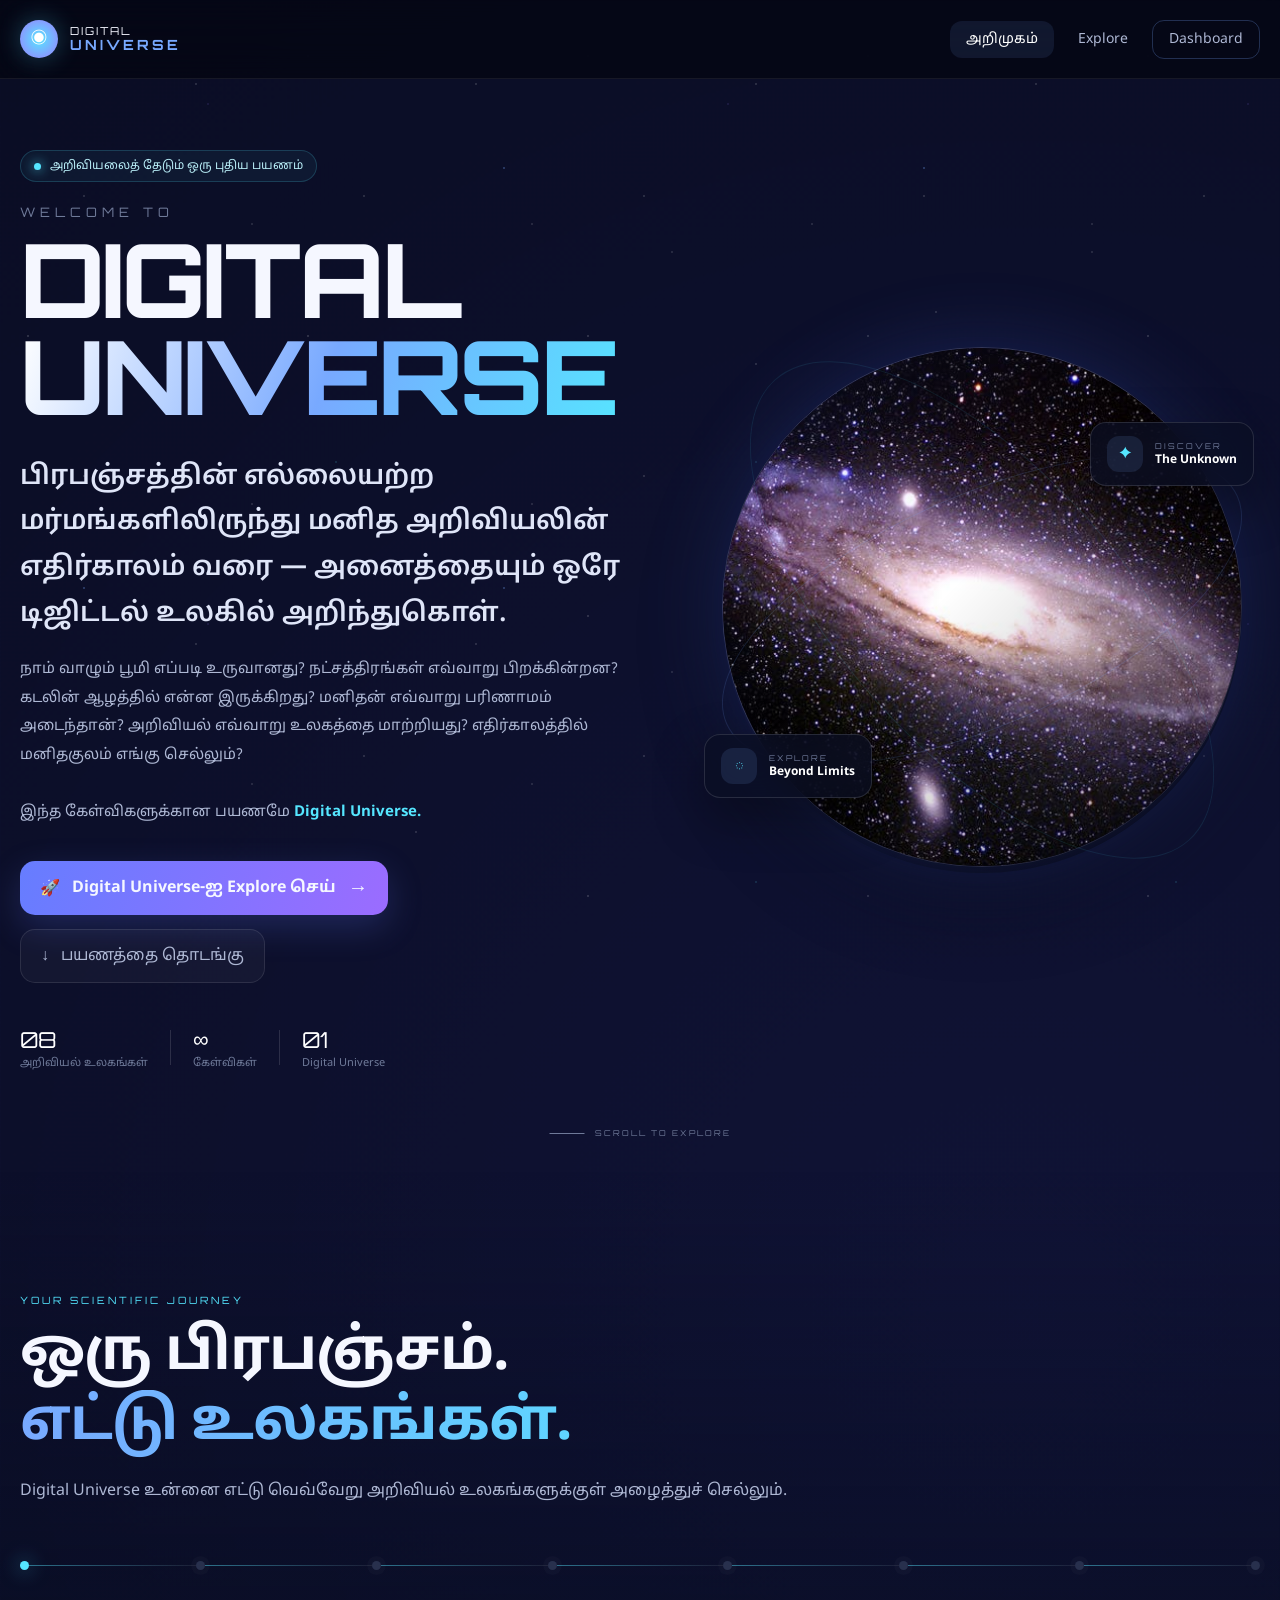
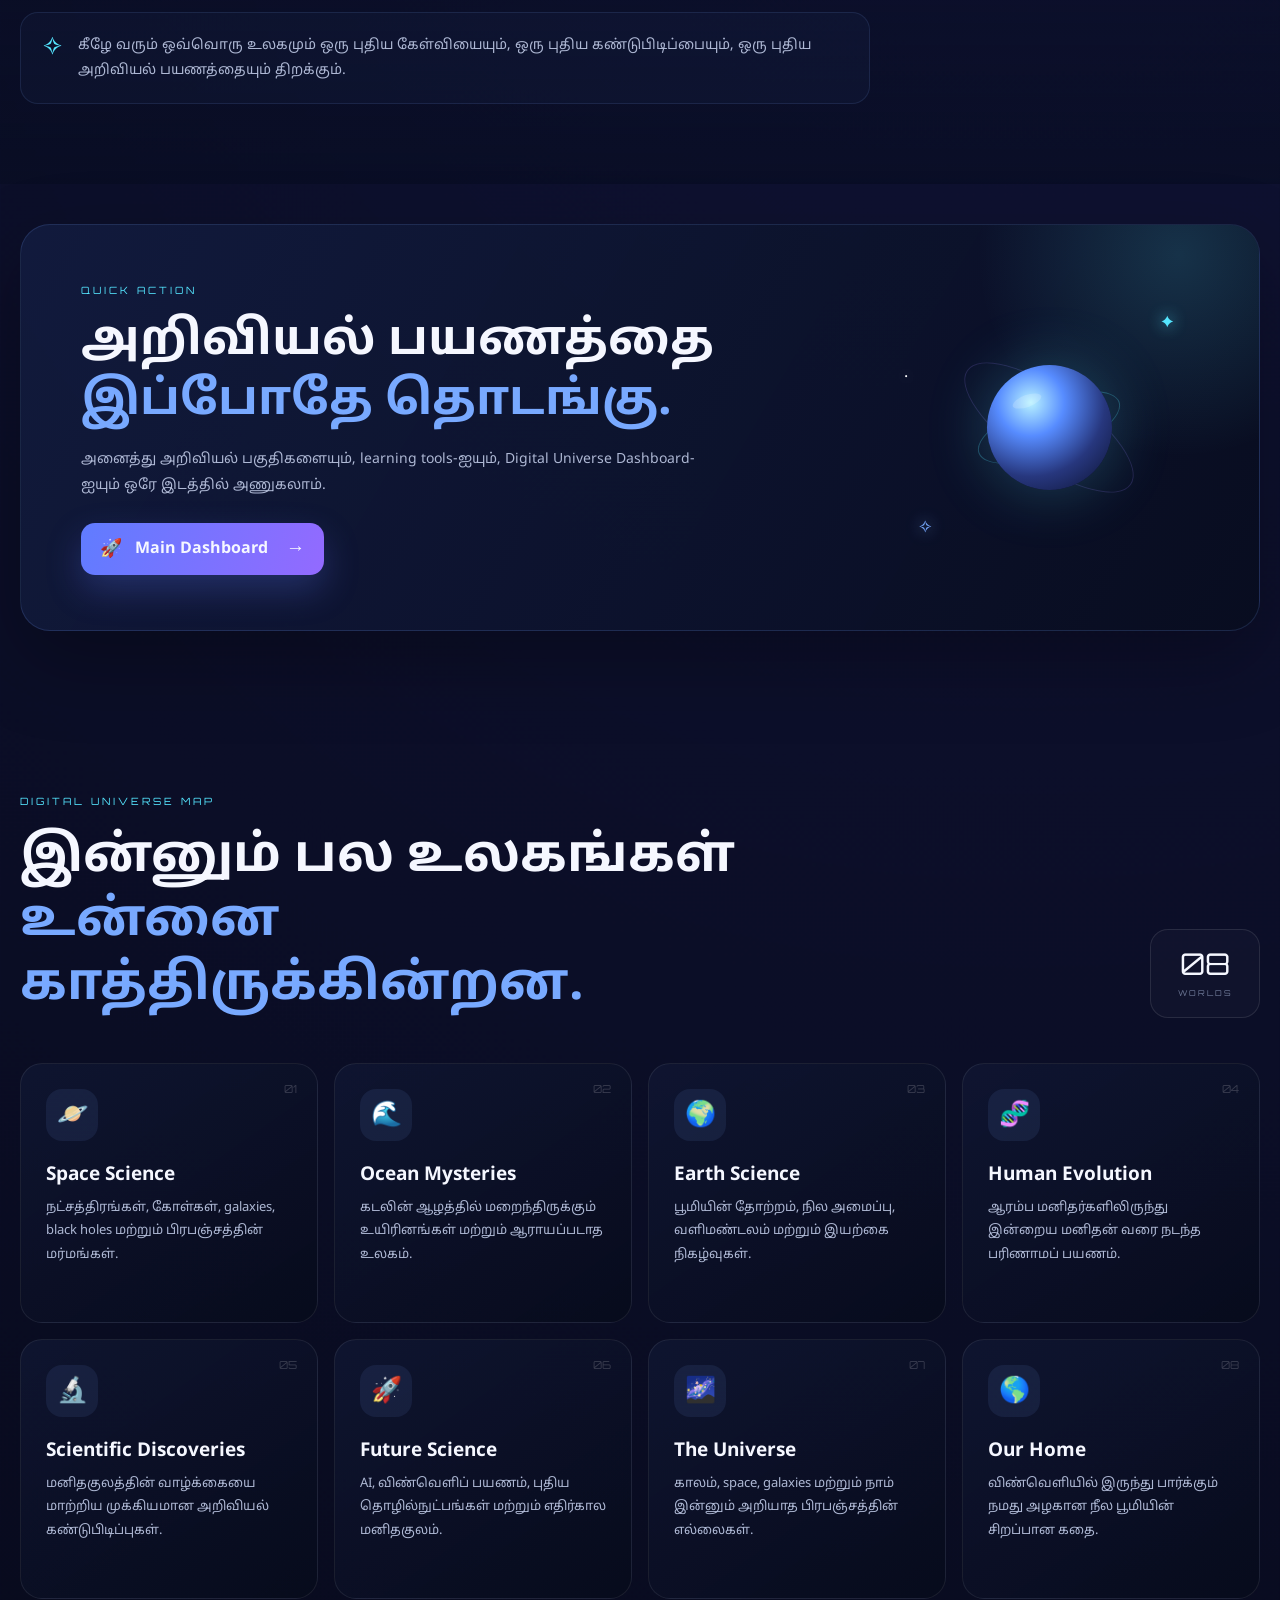
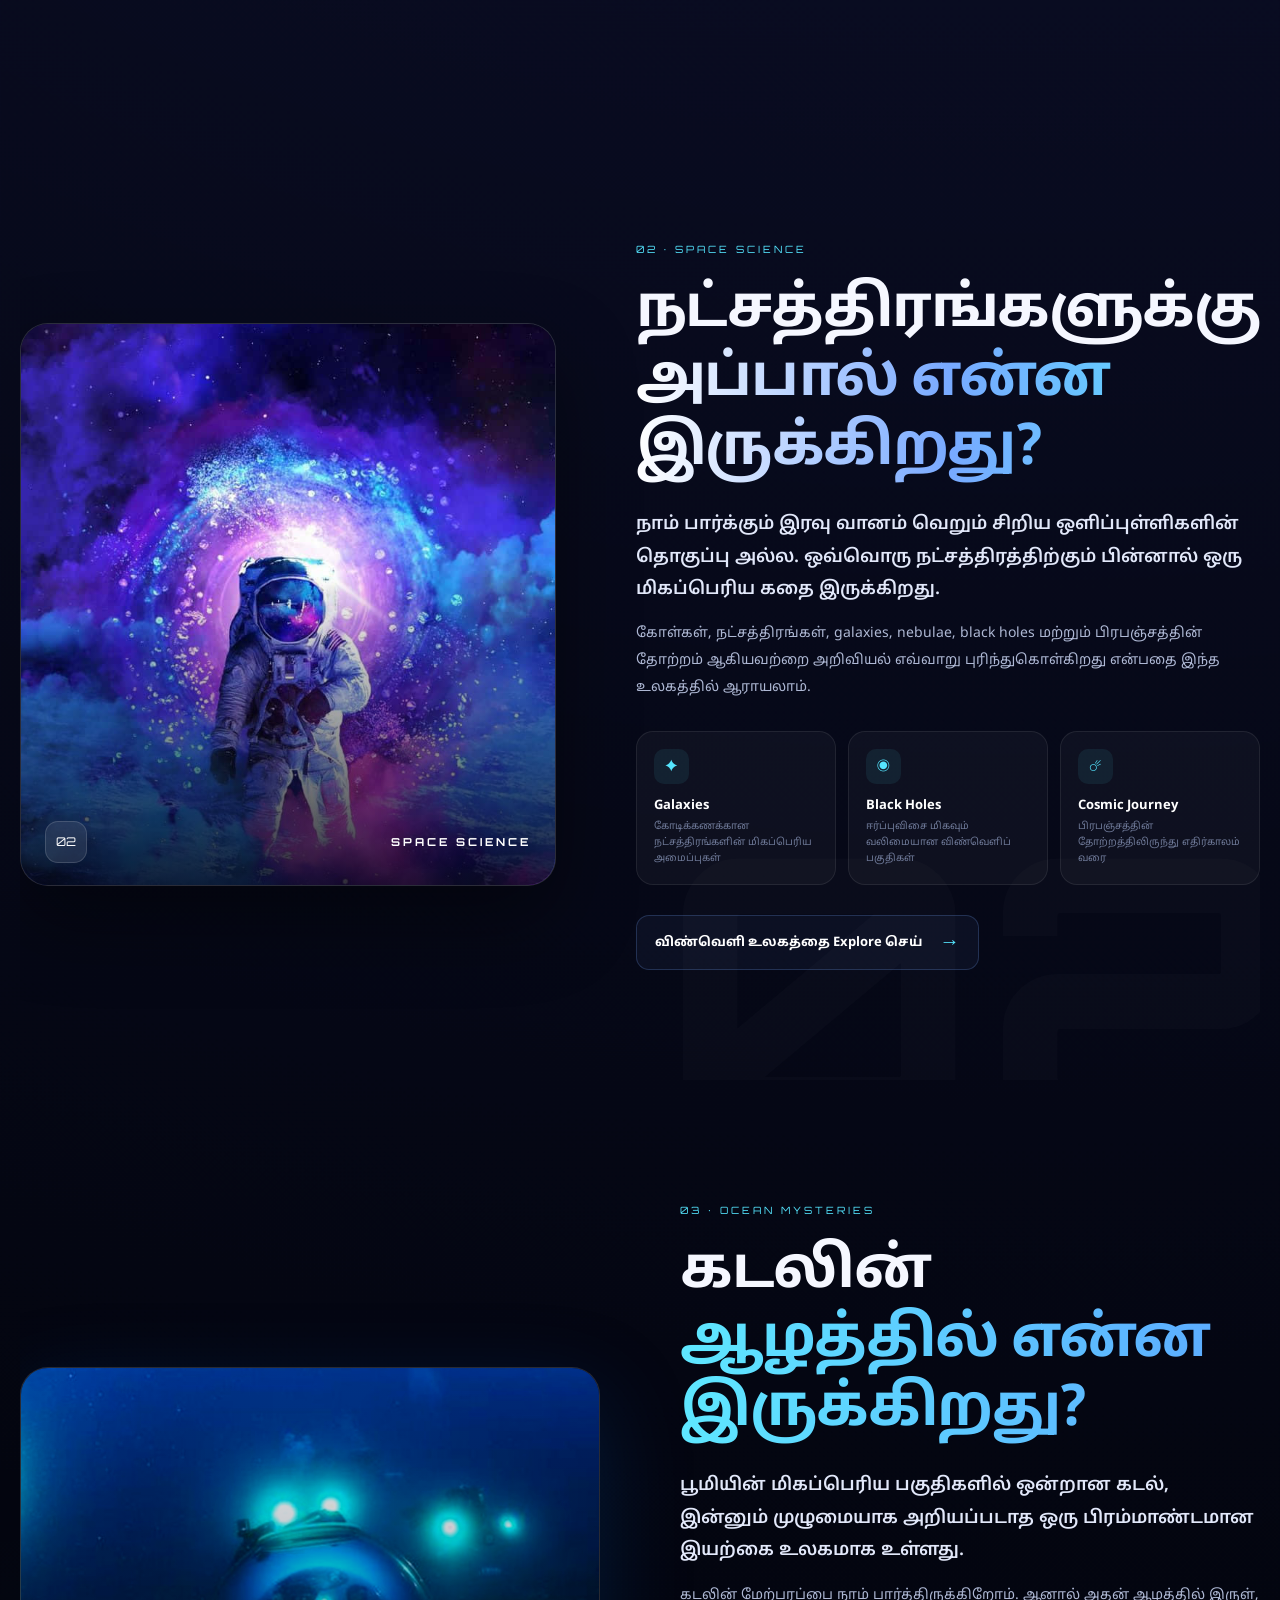
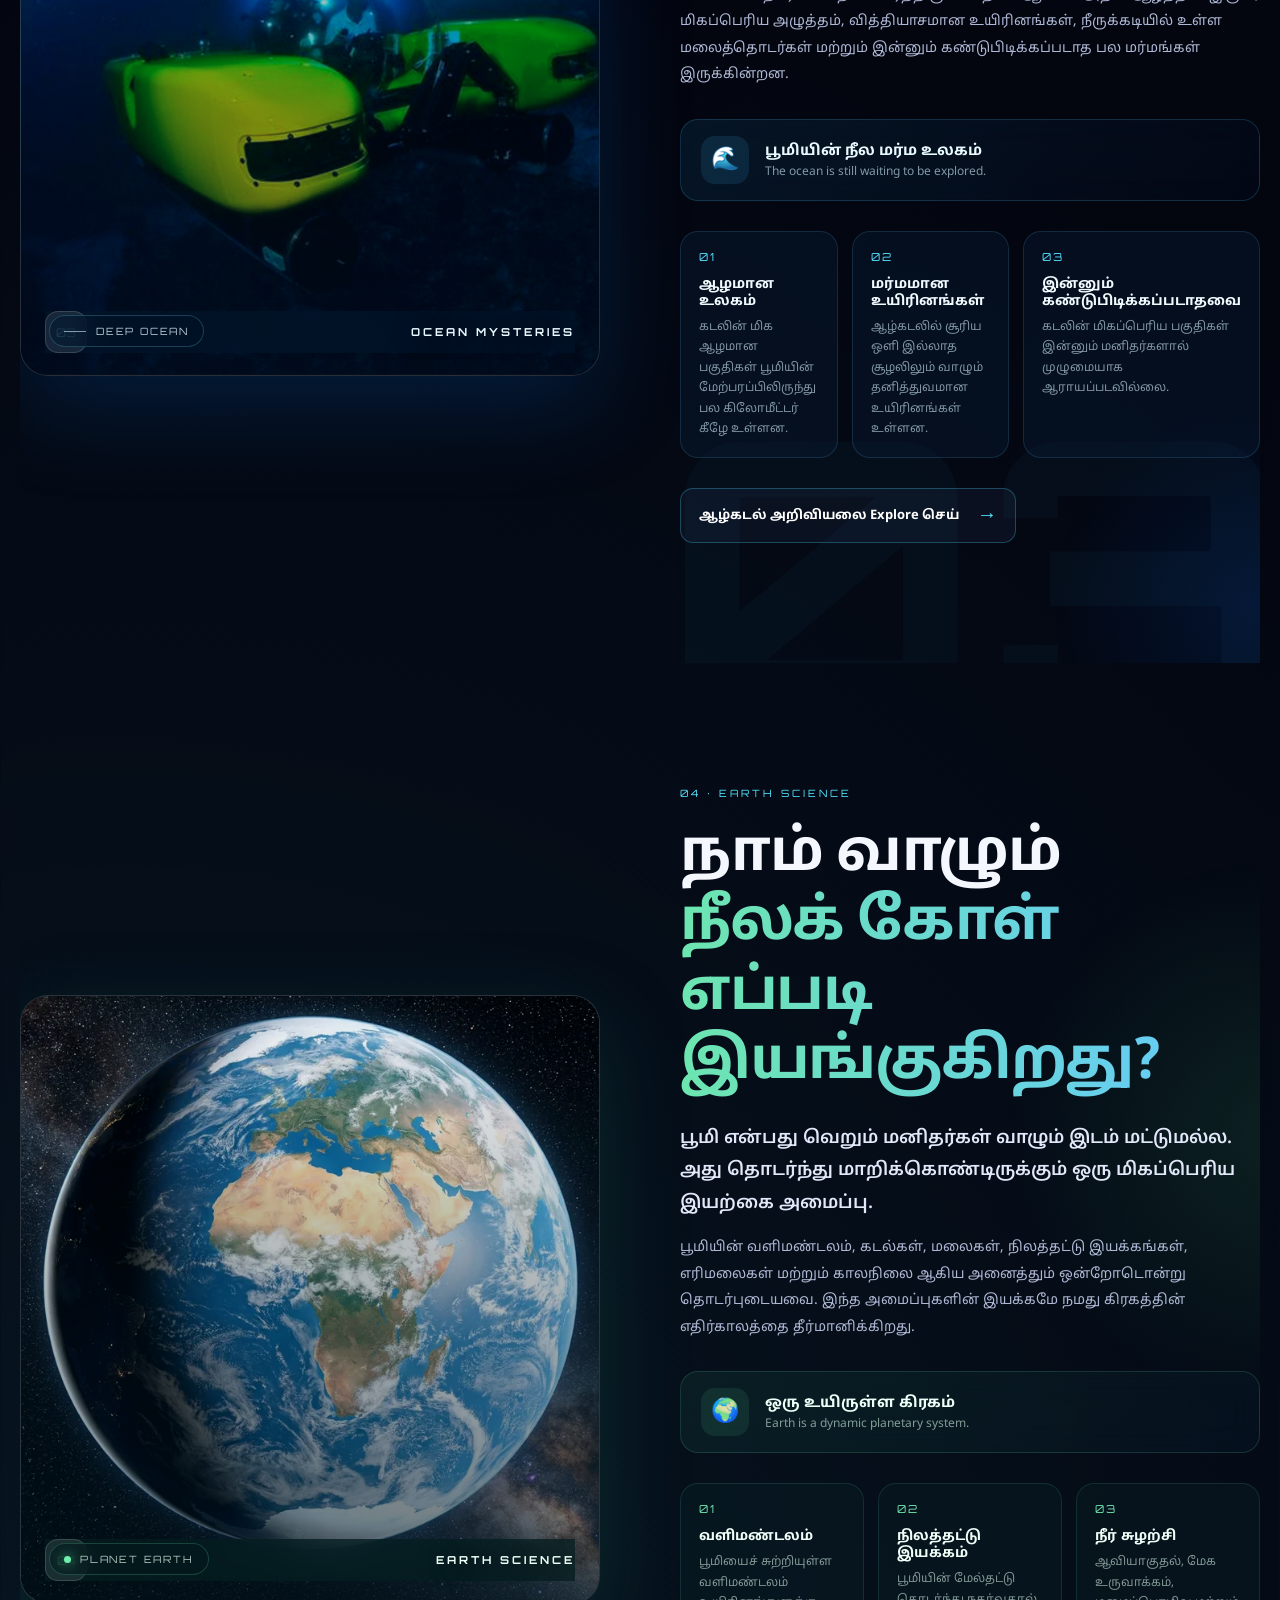
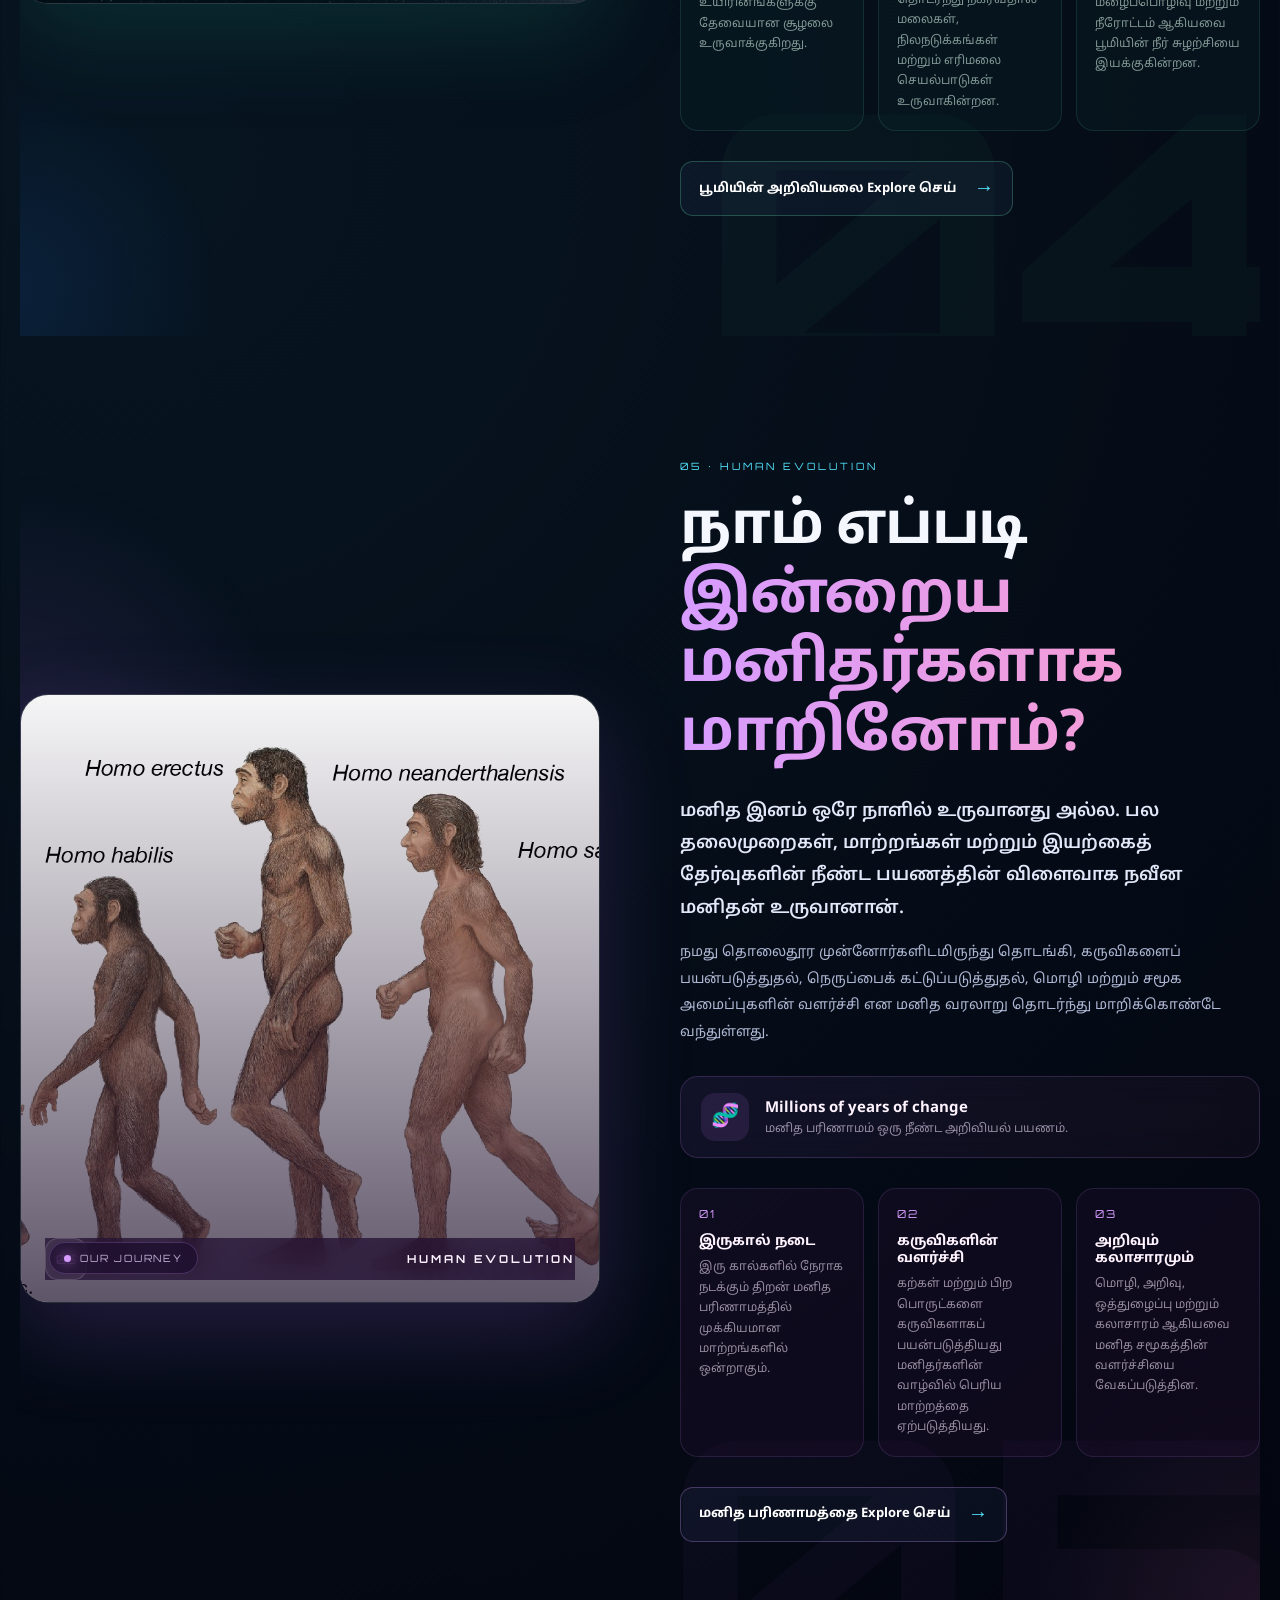
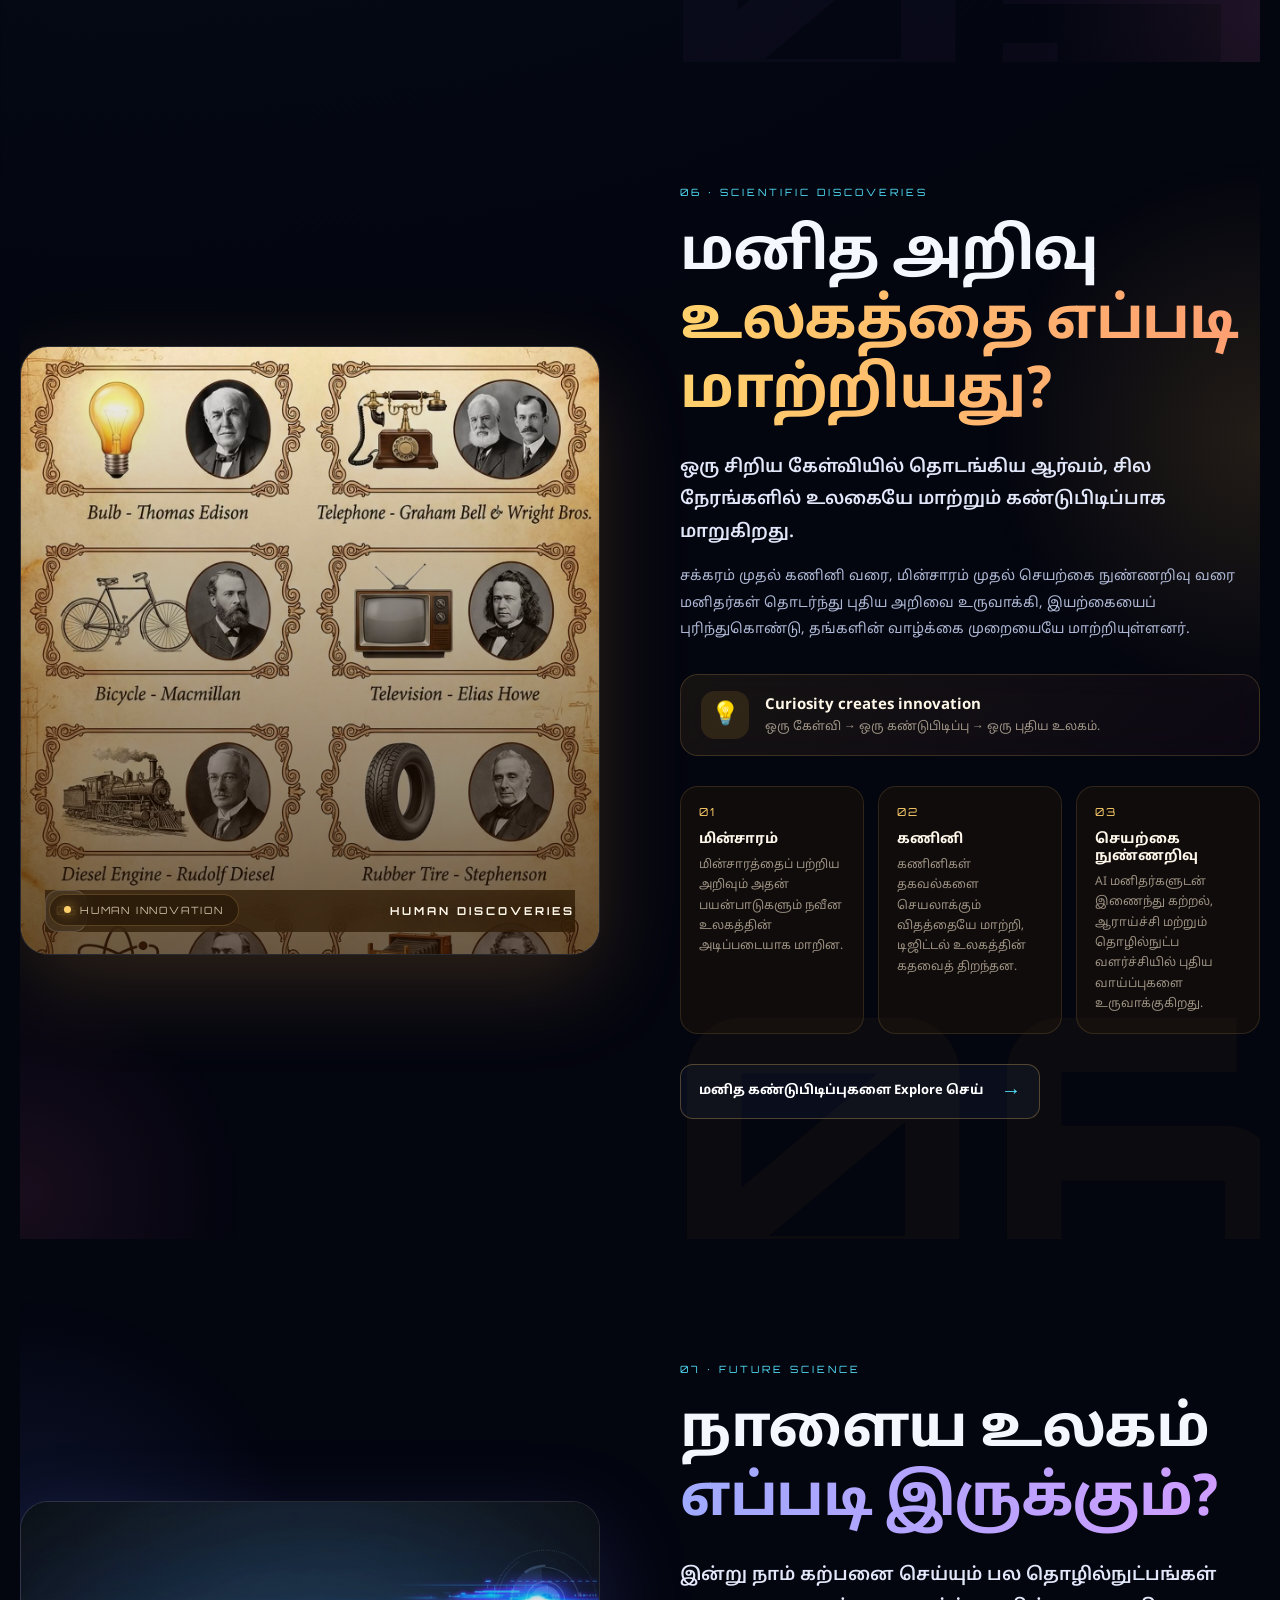
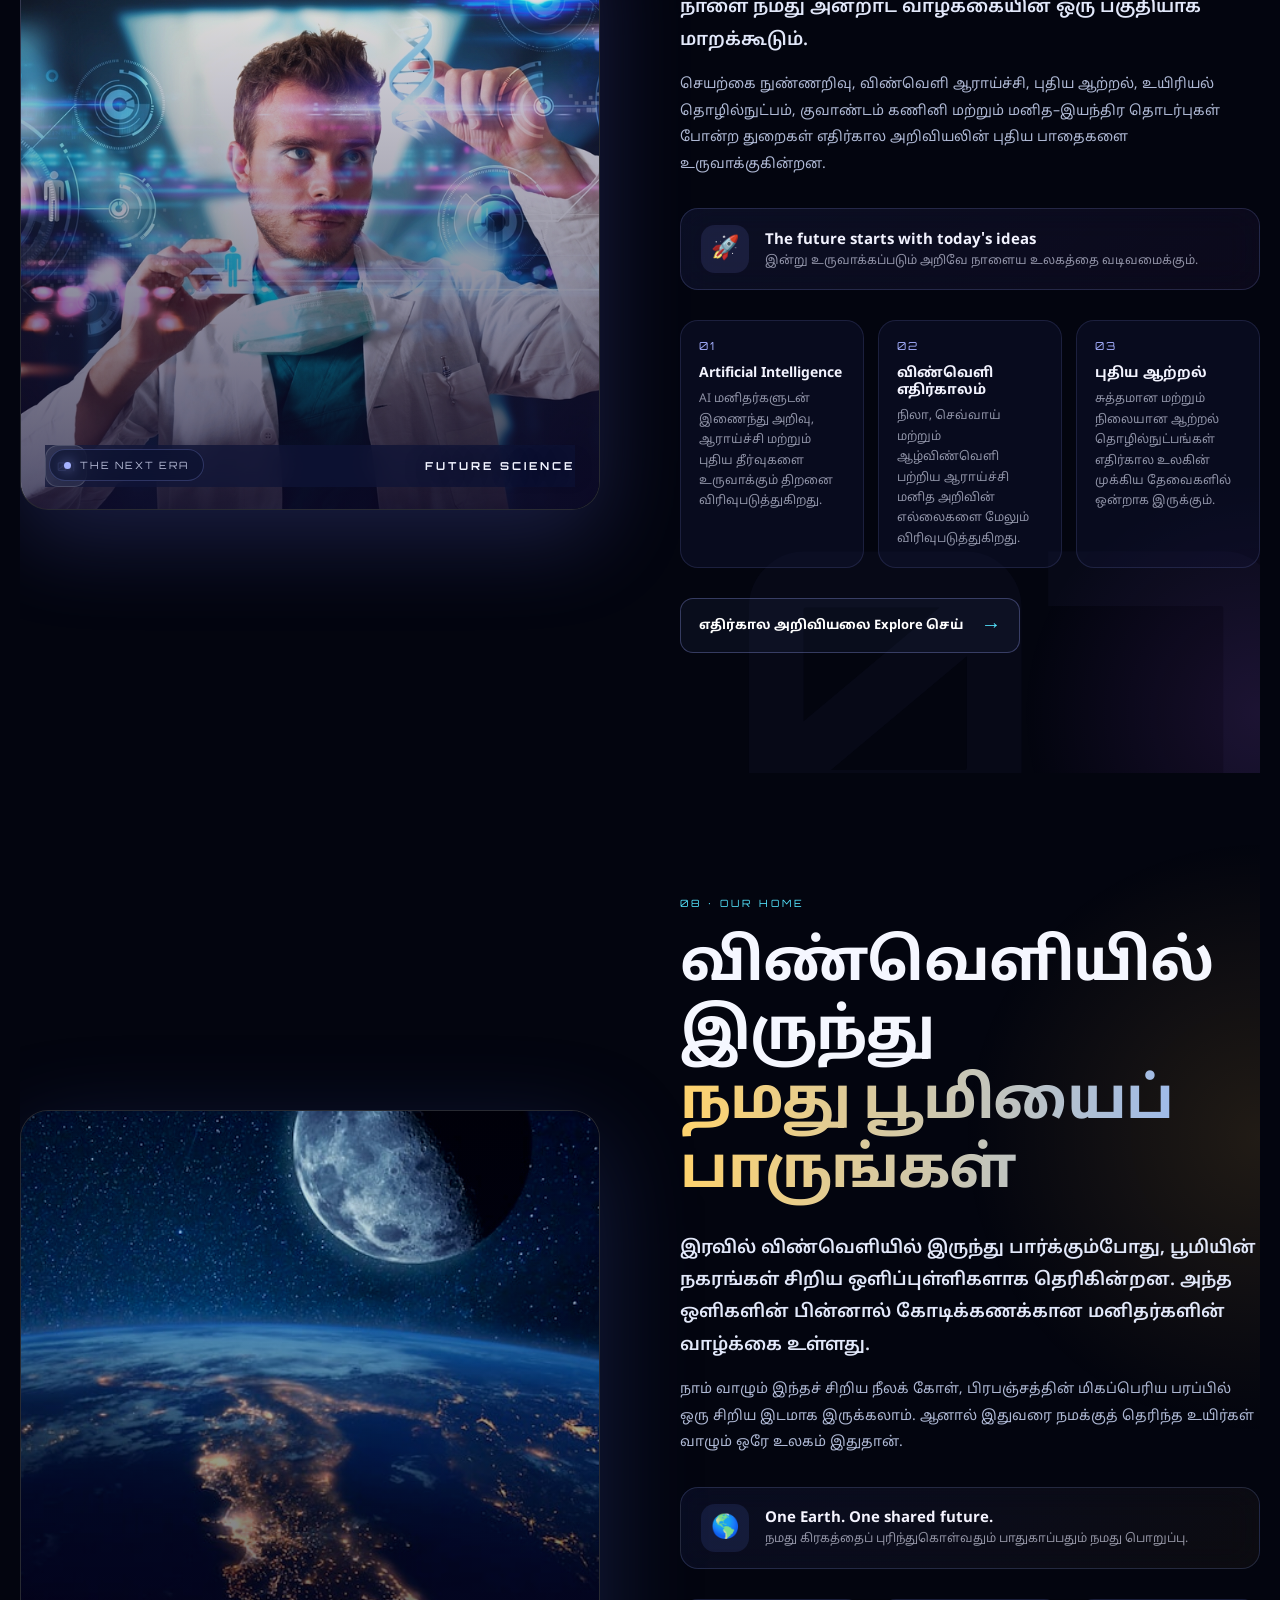
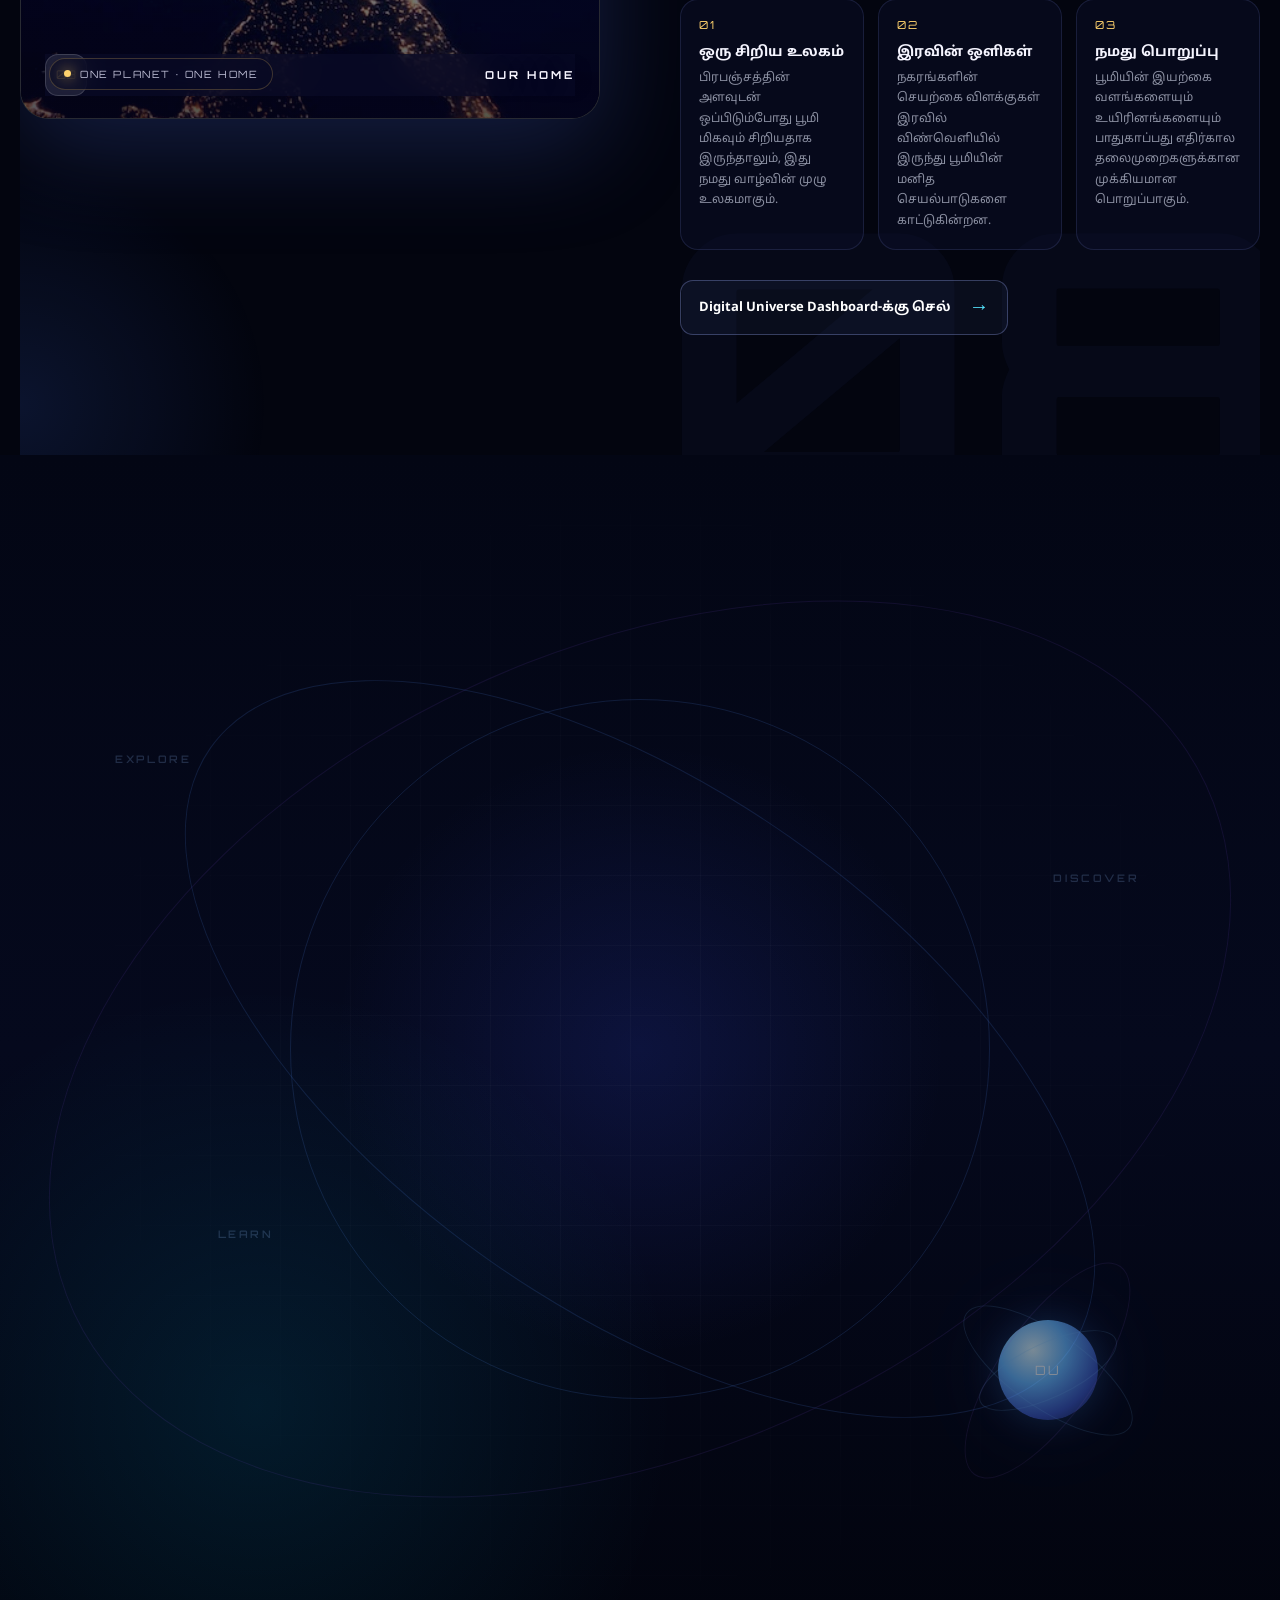
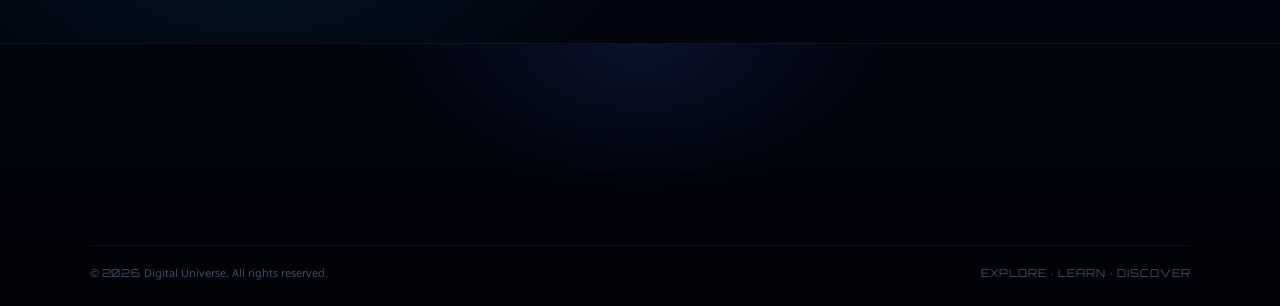
<file: index.html>
<!DOCTYPE html>
<html lang="ta">
<head>

    <meta charset="UTF-8">

    <meta
        name="viewport"
        content="width=device-width, initial-scale=1.0"
    >

    <meta
        name="description"
        content="Digital Universe — பிரபஞ்சம், பூமி, கடல், மனித பரிணாமம், அறிவியல் கண்டுபிடிப்புகள் மற்றும் எதிர்கால தொழில்நுட்பத்தை அறிந்துகொள்ளும் தமிழ் அறிவியல் உலகம்."
    >

    <meta
        name="theme-color"
        content="#050816"
    >

    <title>
        Digital Universe | அறிவியலின் டிஜிட்டல் பிரபஞ்சம்
    </title>

    <link
        rel="stylesheet"
        href="index.css"
    >

    <link
        rel="preconnect"
        href="https://fonts.googleapis.com"
    >

    <link
        rel="preconnect"
        href="https://fonts.gstatic.com"
        crossorigin
    >

    <link
        href="https://fonts.googleapis.com/css2?family=Noto+Sans+Tamil:wght@400;500;600;700;800&family=Orbitron:wght@400;500;600;700;800&display=swap"
        rel="stylesheet"
    >

</head>

<body>

    <!-- =====================================================
         DIGITAL UNIVERSE
         PART 1 — GRAND INTRODUCTION
    ====================================================== -->

    <div class="universe-background">

        <div class="stars-layer stars-one"></div>
        <div class="stars-layer stars-two"></div>
        <div class="stars-layer stars-three"></div>

    </div>


    <!-- ================= NAVIGATION ================= -->

    <header class="main-header">

        <div class="header-inner">

            <a
                href="index.html"
                class="brand-logo"
            >

                <span class="brand-icon">◉</span>

                <span class="brand-text">
                    DIGITAL
                    <strong>UNIVERSE</strong>
                </span>

            </a>


            <nav class="main-nav">

                <a
                    href="#introduction"
                    class="nav-link active"
                >
                    அறிமுகம்
                </a>

                <a
                    href="#explore"
                    class="nav-link"
                >
                    Explore
                </a>

                <a
                    href="main-dashboard.html"
                    class="nav-link dashboard-nav"
                >
                    Dashboard
                </a>

            </nav>


            <button
                class="mobile-menu-button"
                type="button"
                aria-label="Open navigation"
            >
                ☰
            </button>

        </div>

    </header>


    <!-- ================= HERO ================= -->

    <main>

        <section
            class="hero-section"
            id="introduction"
        >

            <div class="hero-content">

                <div class="hero-badge">

                    <span class="badge-dot"></span>

                    அறிவியலைத் தேடும் ஒரு புதிய பயணம்

                </div>


                <p class="hero-overline">
                    WELCOME TO
                </p>


                <h1 class="hero-title">

                    DIGITAL

                    <span>UNIVERSE</span>

                </h1>


                <p class="hero-subtitle">

                    பிரபஞ்சத்தின் எல்லையற்ற மர்மங்களிலிருந்து
                    மனித அறிவியலின் எதிர்காலம் வரை —
                    அனைத்தையும் ஒரே டிஜிட்டல் உலகில் அறிந்துகொள்.

                </p>


                <p class="hero-description">

                    நாம் வாழும் பூமி எப்படி உருவானது?
                    நட்சத்திரங்கள் எவ்வாறு பிறக்கின்றன?
                    கடலின் ஆழத்தில் என்ன இருக்கிறது?
                    மனிதன் எவ்வாறு பரிணாமம் அடைந்தான்?
                    அறிவியல் எவ்வாறு உலகத்தை மாற்றியது?
                    எதிர்காலத்தில் மனிதகுலம் எங்கு செல்லும்?

                    <br><br>

                    இந்த கேள்விகளுக்கான பயணமே
                    <strong>Digital Universe.</strong>

                </p>


                <div class="hero-actions">

                    <a
                        href="main-dashboard.html"
                        class="primary-action"
                    >

                        <span>
                            🚀
                        </span>

                        <span>
                            Digital Universe-ஐ Explore செய்
                        </span>

                        <span class="action-arrow">
                            →
                        </span>

                    </a>


                    <a
                        href="#explore"
                        class="secondary-action"
                    >

                        <span>
                            ↓
                        </span>

                        <span>
                            பயணத்தை தொடங்கு
                        </span>

                    </a>

                </div>


                <div class="hero-stats">

                    <div class="hero-stat">

                        <span class="stat-number">
                            08
                        </span>

                        <span class="stat-label">
                            அறிவியல் உலகங்கள்
                        </span>

                    </div>


                    <div class="stat-divider"></div>


                    <div class="hero-stat">

                        <span class="stat-number">
                            ∞
                        </span>

                        <span class="stat-label">
                            கேள்விகள்
                        </span>

                    </div>


                    <div class="stat-divider"></div>


                    <div class="hero-stat">

                        <span class="stat-number">
                            01
                        </span>

                        <span class="stat-label">
                            Digital Universe
                        </span>

                    </div>

                </div>

            </div>


            <div class="hero-visual">

                <div class="hero-image-wrapper">

                    <div class="hero-image-glow"></div>

                    <img
                        src="assets/images/hero-universe.jpg"
                        alt="அழகான பிரபஞ்ச காட்சி"
                        class="hero-image"
                    >

                    <div class="image-overlay"></div>

                </div>


                <div class="floating-orbit orbit-one"></div>
                <div class="floating-orbit orbit-two"></div>


                <div class="floating-card floating-card-top">

                    <span class="floating-icon">
                        ✦
                    </span>

                    <div>

                        <small>
                            DISCOVER
                        </small>

                        <strong>
                            The Unknown
                        </strong>

                    </div>

                </div>


                <div class="floating-card floating-card-bottom">

                    <span class="floating-icon">
                        ◌
                    </span>

                    <div>

                        <small>
                            EXPLORE
                        </small>

                        <strong>
                            Beyond Limits
                        </strong>

                    </div>

                </div>

            </div>


            <div class="scroll-indicator">

                <span class="scroll-line"></span>

                <span>
                    SCROLL TO EXPLORE
                </span>

            </div>

        </section>


        <!-- =================================================
             EXPLORE INTRODUCTION
        ================================================== -->

        <section
            class="explore-intro-section"
            id="explore"
        >

            <div class="section-container">

                <div class="section-heading">

                    <span class="section-eyebrow">
                        YOUR SCIENTIFIC JOURNEY
                    </span>

                    <h2>
                        ஒரு பிரபஞ்சம்.
                        <span>எட்டு உலகங்கள்.</span>
                    </h2>

                    <p>
                        Digital Universe உன்னை எட்டு வெவ்வேறு
                        அறிவியல் உலகங்களுக்குள் அழைத்துச் செல்லும்.
                    </p>

                </div>


                <div class="journey-line">

                    <span class="journey-dot active"></span>

                    <span class="journey-connector"></span>

                    <span class="journey-dot"></span>

                    <span class="journey-connector"></span>

                    <span class="journey-dot"></span>

                    <span class="journey-connector"></span>

                    <span class="journey-dot"></span>

                    <span class="journey-connector"></span>

                    <span class="journey-dot"></span>

                    <span class="journey-connector"></span>

                    <span class="journey-dot"></span>

                    <span class="journey-connector"></span>

                    <span class="journey-dot"></span>

                    <span class="journey-connector"></span>

                    <span class="journey-dot"></span>

                </div>


                <div class="intro-note">

                    <span class="intro-note-icon">
                        ✧
                    </span>

                    <p>
                        கீழே வரும் ஒவ்வொரு உலகமும்
                        ஒரு புதிய கேள்வியையும்,
                        ஒரு புதிய கண்டுபிடிப்பையும்,
                        ஒரு புதிய அறிவியல் பயணத்தையும்
                        திறக்கும்.
                    </p>

                </div>

            </div>

        </section>
                <!-- =================================================
             QUICK ACTION
        ================================================== -->

        <section class="quick-action-section">

            <div class="quick-action-card">

                <div class="quick-action-glow"></div>


                <div class="quick-action-content">

                    <span class="quick-action-label">
                        QUICK ACTION
                    </span>

                    <h2>
                        அறிவியல் பயணத்தை
                        <span>இப்போதே தொடங்கு.</span>
                    </h2>

                    <p>
                        அனைத்து அறிவியல் பகுதிகளையும்,
                        learning tools-ஐயும்,
                        Digital Universe Dashboard-ஐயும்
                        ஒரே இடத்தில் அணுகலாம்.
                    </p>


                    <a
                        href="main-dashboard.html"
                        class="quick-dashboard-button"
                    >

                        <span class="button-icon">
                            🚀
                        </span>

                        <span>
                            Main Dashboard
                        </span>

                        <span class="button-arrow">
                            →
                        </span>

                    </a>

                </div>


                <div class="quick-action-visual">

                    <div class="planet-ring ring-one"></div>
                    <div class="planet-ring ring-two"></div>

                    <div class="mini-planet">
                        <span></span>
                    </div>

                    <div class="mini-star star-a">
                        ✦
                    </div>

                    <div class="mini-star star-b">
                        ✧
                    </div>

                    <div class="mini-star star-c">
                        ·
                    </div>

                </div>

            </div>

        </section>


        <!-- =================================================
             SECTION NAVIGATION PREVIEW
        ================================================== -->

        <section class="universe-map-section">

            <div class="section-container">

                <div class="map-header">

                    <div>

                        <span class="section-eyebrow">
                            DIGITAL UNIVERSE MAP
                        </span>

                        <h2>
                            இன்னும் பல உலகங்கள்
                            <span>உன்னை காத்திருக்கின்றன.</span>
                        </h2>

                    </div>


                    <div class="map-counter">

                        <span>
                            08
                        </span>

                        <small>
                            WORLDS
                        </small>

                    </div>

                </div>


                <div class="topic-preview-grid">

                    <!-- Topic 01 -->

                    <article class="topic-preview-card">

                        <span class="topic-number">
                            01
                        </span>

                        <div class="topic-preview-icon">
                            🪐
                        </div>

                        <h3>
                            Space Science
                        </h3>

                        <p>
                            நட்சத்திரங்கள்,
                            கோள்கள், galaxies,
                            black holes மற்றும்
                            பிரபஞ்சத்தின் மர்மங்கள்.
                        </p>

                    </article>


                    <!-- Topic 02 -->

                    <article class="topic-preview-card">

                        <span class="topic-number">
                            02
                        </span>

                        <div class="topic-preview-icon">
                            🌊
                        </div>

                        <h3>
                            Ocean Mysteries
                        </h3>

                        <p>
                            கடலின் ஆழத்தில் மறைந்திருக்கும்
                            உயிரினங்கள் மற்றும்
                            ஆராயப்படாத உலகம்.
                        </p>

                    </article>


                    <!-- Topic 03 -->

                    <article class="topic-preview-card">

                        <span class="topic-number">
                            03
                        </span>

                        <div class="topic-preview-icon">
                            🌍
                        </div>

                        <h3>
                            Earth Science
                        </h3>

                        <p>
                            பூமியின் தோற்றம்,
                            நில அமைப்பு, வளிமண்டலம்
                            மற்றும் இயற்கை நிகழ்வுகள்.
                        </p>

                    </article>


                    <!-- Topic 04 -->

                    <article class="topic-preview-card">

                        <span class="topic-number">
                            04
                        </span>

                        <div class="topic-preview-icon">
                            🧬
                        </div>

                        <h3>
                            Human Evolution
                        </h3>

                        <p>
                            ஆரம்ப மனிதர்களிலிருந்து
                            இன்றைய மனிதன் வரை நடந்த
                            பரிணாமப் பயணம்.
                        </p>

                    </article>


                    <!-- Topic 05 -->

                    <article class="topic-preview-card">

                        <span class="topic-number">
                            05
                        </span>

                        <div class="topic-preview-icon">
                            🔬
                        </div>

                        <h3>
                            Scientific Discoveries
                        </h3>

                        <p>
                            மனிதகுலத்தின் வாழ்க்கையை
                            மாற்றிய முக்கியமான
                            அறிவியல் கண்டுபிடிப்புகள்.
                        </p>

                    </article>


                    <!-- Topic 06 -->

                    <article class="topic-preview-card">

                        <span class="topic-number">
                            06
                        </span>

                        <div class="topic-preview-icon">
                            🚀
                        </div>

                        <h3>
                            Future Science
                        </h3>

                        <p>
                            AI, விண்வெளிப் பயணம்,
                            புதிய தொழில்நுட்பங்கள் மற்றும்
                            எதிர்கால மனிதகுலம்.
                        </p>

                    </article>


                    <!-- Topic 07 -->

                    <article class="topic-preview-card">

                        <span class="topic-number">
                            07
                        </span>

                        <div class="topic-preview-icon">
                            🌌
                        </div>

                        <h3>
                            The Universe
                        </h3>

                        <p>
                            காலம், space, galaxies மற்றும்
                            நாம் இன்னும் அறியாத
                            பிரபஞ்சத்தின் எல்லைகள்.
                        </p>

                    </article>


                    <!-- Topic 08 -->

                    <article class="topic-preview-card">

                        <span class="topic-number">
                            08
                        </span>

                        <div class="topic-preview-icon">
                            🌎
                        </div>

                        <h3>
                            Our Home
                        </h3>

                        <p>
                            விண்வெளியில் இருந்து பார்க்கும்
                            நமது அழகான நீல பூமியின்
                            சிறப்பான கதை.
                        </p>

                    </article>

                </div>

            </div>

        </section>
                <!-- =================================================
             SECTION 02 — SPACE SCIENCE
        ================================================== -->

        <section
            class="science-section space-science-section"
            id="space-science"
        >

            <div class="science-section-inner">

                <div class="science-image-side">

                    <div class="science-image-frame">

                        <img
                            src="assets/images/space-galaxy.jpg"
                            alt="Galaxy and deep space"
                            class="science-image"
                            loading="lazy"
                        >

                        <div class="science-image-overlay"></div>

                        <div class="image-label">
                            <span>02</span>
                            <strong>SPACE SCIENCE</strong>
                        </div>

                    </div>

                </div>


                <div class="science-content-side">

                    <span class="section-eyebrow">
                        02 · SPACE SCIENCE
                    </span>

                    <h2 class="science-title">
                        நட்சத்திரங்களுக்கு
                        <span>அப்பால் என்ன இருக்கிறது?</span>
                    </h2>

                    <p class="science-lead">
                        நாம் பார்க்கும் இரவு வானம் வெறும்
                        சிறிய ஒளிப்புள்ளிகளின் தொகுப்பு அல்ல.
                        ஒவ்வொரு நட்சத்திரத்திற்கும் பின்னால்
                        ஒரு மிகப்பெரிய கதை இருக்கிறது.
                    </p>

                    <p class="science-description">
                        கோள்கள், நட்சத்திரங்கள், galaxies,
                        nebulae, black holes மற்றும்
                        பிரபஞ்சத்தின் தோற்றம் ஆகியவற்றை
                        அறிவியல் எவ்வாறு புரிந்துகொள்கிறது
                        என்பதை இந்த உலகத்தில் ஆராயலாம்.
                    </p>


                    <div class="science-facts">

                        <div class="science-fact">

                            <span class="fact-icon">
                                ✦
                            </span>

                            <div>
                                <strong>
                                    Galaxies
                                </strong>

                                <small>
                                    கோடிக்கணக்கான நட்சத்திரங்களின்
                                    மிகப்பெரிய அமைப்புகள்
                                </small>
                            </div>

                        </div>


                        <div class="science-fact">

                            <span class="fact-icon">
                                ◉
                            </span>

                            <div>
                                <strong>
                                    Black Holes
                                </strong>

                                <small>
                                    ஈர்ப்புவிசை மிகவும் வலிமையான
                                    விண்வெளிப் பகுதிகள்
                                </small>
                            </div>

                        </div>


                        <div class="science-fact">

                            <span class="fact-icon">
                                ☄
                            </span>

                            <div>
                                <strong>
                                    Cosmic Journey
                                </strong>

                                <small>
                                    பிரபஞ்சத்தின் தோற்றத்திலிருந்து
                                    எதிர்காலம் வரை
                                </small>
                            </div>

                        </div>

                    </div>


                    <a
                        href="main-dashboard.html"
                        class="science-action"
                    >

                        <span>
                            விண்வெளி உலகத்தை Explore செய்
                        </span>

                        <span>
                            →
                        </span>

                    </a>

                </div>

            </div>


            <div class="section-background-number">
                02
            </div>

        </section>
        <!-- =========================================================
     PART 3 / 9
     OCEAN MYSTERIES — PART A
     ========================================================= -->

<section class="science-section ocean-mysteries-section" id="ocean-mysteries">

    <div class="science-section-inner">

        <!-- OCEAN IMAGE -->

        <div class="science-image-side">

            <div class="science-image-frame ocean-image-frame">

                <img
                    src="assets/images/deep-ocean.jpg"
                    alt="ஆழ்கடலின் மர்மமான உலகம்"
                    class="science-image ocean-image"
                    loading="lazy"
                >

                <div class="science-image-overlay ocean-overlay"></div>

                <div class="image-label ocean-image-label">

                    <span>03</span>

                    <strong>OCEAN MYSTERIES</strong>

                </div>

                <div class="ocean-depth-indicator">

                    <span class="depth-line"></span>

                    <span>DEEP OCEAN</span>

                </div>

            </div>

        </div>


        <!-- OCEAN CONTENT -->

        <div class="science-content-side ocean-content-side">

            <span class="section-eyebrow">
                03 · OCEAN MYSTERIES
            </span>

            <h2 class="science-title ocean-title">

                கடலின்
                <span>ஆழத்தில் என்ன இருக்கிறது?</span>

            </h2>

            <p class="science-lead">

                பூமியின் மிகப்பெரிய பகுதிகளில் ஒன்றான கடல்,
                இன்னும் முழுமையாக அறியப்படாத ஒரு பிரம்மாண்டமான
                இயற்கை உலகமாக உள்ளது.

            </p>

            <p class="science-description">

                கடலின் மேற்பரப்பை நாம் பார்த்திருக்கிறோம்.
                ஆனால் அதன் ஆழத்தில் இருள், மிகப்பெரிய அழுத்தம்,
                வித்தியாசமான உயிரினங்கள், நீருக்கடியில் உள்ள
                மலைத்தொடர்கள் மற்றும் இன்னும் கண்டுபிடிக்கப்படாத
                பல மர்மங்கள் இருக்கின்றன.

            </p>


            <div class="ocean-highlight">

                <div class="ocean-highlight-icon">
                    🌊
                </div>

                <div class="ocean-highlight-content">

                    <strong>
                        பூமியின் நீல மர்ம உலகம்
                    </strong>

                    <span>
                        The ocean is still waiting to be explored.
                    </span>

                </div>

            </div>
                        <!-- OCEAN FACTS -->

            <div class="science-facts ocean-facts">

                <div class="science-fact ocean-fact">

                    <span class="fact-number">
                        01
                    </span>

                    <div>

                        <strong>
                            ஆழமான உலகம்
                        </strong>

                        <p>
                            கடலின் மிக ஆழமான பகுதிகள்
                            பூமியின் மேற்பரப்பிலிருந்து
                            பல கிலோமீட்டர் கீழே உள்ளன.
                        </p>

                    </div>

                </div>


                <div class="science-fact ocean-fact">

                    <span class="fact-number">
                        02
                    </span>

                    <div>

                        <strong>
                            மர்மமான உயிரினங்கள்
                        </strong>

                        <p>
                            ஆழ்கடலில் சூரிய ஒளி இல்லாத
                            சூழலிலும் வாழும் தனித்துவமான
                            உயிரினங்கள் உள்ளன.
                        </p>

                    </div>

                </div>


                <div class="science-fact ocean-fact">

                    <span class="fact-number">
                        03
                    </span>

                    <div>

                        <strong>
                            இன்னும் கண்டுபிடிக்கப்படாதவை
                        </strong>

                        <p>
                            கடலின் மிகப்பெரிய பகுதிகள்
                            இன்னும் மனிதர்களால் முழுமையாக
                            ஆராயப்படவில்லை.
                        </p>

                    </div>

                </div>

            </div>


            <!-- DASHBOARD ACTION -->

            <a
                href="main-dashboard.html"
                class="science-action ocean-action"
            >

                <span>
                    ஆழ்கடல் அறிவியலை Explore செய்
                </span>

                <span class="action-arrow">
                    →
                </span>

            </a>

        </div>

    </div>


    <!-- BACKGROUND NUMBER -->

    <div class="section-background-number ocean-background-number">
        03
    </div>

</section>


<!-- =========================================================
     OCEAN MYSTERIES — END
     ========================================================= -->
      <!-- =========================================================
     PART 4 / 9
     EARTH SCIENCE — PART A
     ========================================================= -->

<section class="science-section earth-science-section" id="earth-science">

    <div class="science-section-inner">

        <!-- EARTH IMAGE -->

        <div class="science-image-side">

            <div class="science-image-frame earth-image-frame">

                <img
                    src="assets/images/earth-space.webp"
                    alt="விண்வெளியில் இருந்து காணப்படும் பூமி"
                    class="science-image earth-image"
                    loading="lazy"
                >

                <div class="science-image-overlay earth-overlay"></div>

                <div class="image-label earth-image-label">

                    <span>04</span>

                    <strong>EARTH SCIENCE</strong>

                </div>

                <div class="earth-status">

                    <span class="status-dot"></span>

                    <span>PLANET EARTH</span>

                </div>

            </div>

        </div>


        <!-- EARTH CONTENT -->

        <div class="science-content-side earth-content-side">

            <span class="section-eyebrow">
                04 · EARTH SCIENCE
            </span>

            <h2 class="science-title earth-title">

                நாம் வாழும்
                <span>நீலக் கோள் எப்படி இயங்குகிறது?</span>

            </h2>

            <p class="science-lead">

                பூமி என்பது வெறும் மனிதர்கள் வாழும் இடம்
                மட்டுமல்ல. அது தொடர்ந்து மாறிக்கொண்டிருக்கும்
                ஒரு மிகப்பெரிய இயற்கை அமைப்பு.

            </p>

            <p class="science-description">

                பூமியின் வளிமண்டலம், கடல்கள், மலைகள்,
                நிலத்தட்டு இயக்கங்கள், எரிமலைகள் மற்றும்
                காலநிலை ஆகிய அனைத்தும் ஒன்றோடொன்று
                தொடர்புடையவை. இந்த அமைப்புகளின் இயக்கமே
                நமது கிரகத்தின் எதிர்காலத்தை தீர்மானிக்கிறது.

            </p>


            <div class="earth-highlight">

                <div class="earth-highlight-icon">
                    🌍
                </div>

                <div class="earth-highlight-content">

                    <strong>
                        ஒரு உயிருள்ள கிரகம்
                    </strong>

                    <span>
                        Earth is a dynamic planetary system.
                    </span>

                </div>

            </div>
            <!-- =========================================================
     EARTH SCIENCE — PART B
     ========================================================= -->

            <div class="science-facts earth-facts">

                <div class="science-fact earth-fact">

                    <span class="fact-number">
                        01
                    </span>

                    <div>

                        <strong>
                            வளிமண்டலம்
                        </strong>

                        <p>
                            பூமியைச் சுற்றியுள்ள வளிமண்டலம்
                            உயிரினங்களுக்கு தேவையான சூழலை
                            உருவாக்குகிறது.
                        </p>

                    </div>

                </div>


                <div class="science-fact earth-fact">

                    <span class="fact-number">
                        02
                    </span>

                    <div>

                        <strong>
                            நிலத்தட்டு இயக்கம்
                        </strong>

                        <p>
                            பூமியின் மேல்தட்டு தொடர்ந்து
                            நகர்வதால் மலைகள், நிலநடுக்கங்கள்
                            மற்றும் எரிமலை செயல்பாடுகள்
                            உருவாகின்றன.
                        </p>

                    </div>

                </div>


                <div class="science-fact earth-fact">

                    <span class="fact-number">
                        03
                    </span>

                    <div>

                        <strong>
                            நீர் சுழற்சி
                        </strong>

                        <p>
                            ஆவியாகுதல், மேக உருவாக்கம்,
                            மழைப்பொழிவு மற்றும் நீரோட்டம்
                            ஆகியவை பூமியின் நீர் சுழற்சியை
                            இயக்குகின்றன.
                        </p>

                    </div>

                </div>

            </div>


            <!-- EARTH ACTION -->

            <a
                href="main-dashboard.html"
                class="science-action earth-action"
            >

                <span>
                    பூமியின் அறிவியலை Explore செய்
                </span>

                <span class="action-arrow">
                    →
                </span>

            </a>

        </div>

    </div>


    <div class="section-background-number earth-background-number">
        04
    </div>

</section>


<!-- =========================================================
     EARTH SCIENCE — END
     ========================================================= -->
      <!-- =========================================================
     PART 5 / 9
     HUMAN EVOLUTION — PART A
     ========================================================= -->

<section class="science-section human-evolution-section" id="human-evolution">

    <div class="science-section-inner">

        <!-- EVOLUTION IMAGE -->

        <div class="science-image-side">

            <div class="science-image-frame evolution-image-frame">

                <img
                    src="assets/images/human-evolution.jpg"
                    alt="மனித பரிணாம வளர்ச்சியை குறிக்கும் காட்சி"
                    class="science-image evolution-image"
                    loading="lazy"
                >

                <div class="science-image-overlay evolution-overlay"></div>

                <div class="image-label evolution-image-label">

                    <span>05</span>

                    <strong>HUMAN EVOLUTION</strong>

                </div>

                <div class="evolution-timeline-badge">

                    <span class="timeline-dot"></span>

                    <span>OUR JOURNEY</span>

                </div>

            </div>

        </div>


        <!-- EVOLUTION CONTENT -->

        <div class="science-content-side evolution-content-side">

            <span class="section-eyebrow">
                05 · HUMAN EVOLUTION
            </span>

            <h2 class="science-title evolution-title">

                நாம் எப்படி
                <span>இன்றைய மனிதர்களாக மாறினோம்?</span>

            </h2>

            <p class="science-lead">

                மனித இனம் ஒரே நாளில் உருவானது அல்ல.
                பல தலைமுறைகள், மாற்றங்கள் மற்றும்
                இயற்கைத் தேர்வுகளின் நீண்ட பயணத்தின்
                விளைவாக நவீன மனிதன் உருவானான்.

            </p>

            <p class="science-description">

                நமது தொலைதூர முன்னோர்களிடமிருந்து தொடங்கி,
                கருவிகளைப் பயன்படுத்துதல், நெருப்பைக்
                கட்டுப்படுத்துதல், மொழி மற்றும் சமூக
                அமைப்புகளின் வளர்ச்சி என மனித வரலாறு
                தொடர்ந்து மாறிக்கொண்டே வந்துள்ளது.

            </p>


            <div class="evolution-highlight">

                <div class="evolution-highlight-icon">
                    🧬
                </div>

                <div class="evolution-highlight-content">

                    <strong>
                        Millions of years of change
                    </strong>

                    <span>
                        மனித பரிணாமம் ஒரு நீண்ட அறிவியல் பயணம்.
                    </span>

                </div>

            </div>
            <!-- =========================================================
     HUMAN EVOLUTION — PART B
     ========================================================= -->

            <div class="science-facts evolution-facts">

                <div class="science-fact evolution-fact">

                    <span class="fact-number">
                        01
                    </span>

                    <div>

                        <strong>
                            இருகால் நடை
                        </strong>

                        <p>
                            இரு கால்களில் நேராக நடக்கும் திறன்
                            மனித பரிணாமத்தில் முக்கியமான
                            மாற்றங்களில் ஒன்றாகும்.
                        </p>

                    </div>

                </div>


                <div class="science-fact evolution-fact">

                    <span class="fact-number">
                        02
                    </span>

                    <div>

                        <strong>
                            கருவிகளின் வளர்ச்சி
                        </strong>

                        <p>
                            கற்கள் மற்றும் பிற பொருட்களை
                            கருவிகளாகப் பயன்படுத்தியது
                            மனிதர்களின் வாழ்வில் பெரிய
                            மாற்றத்தை ஏற்படுத்தியது.
                        </p>

                    </div>

                </div>


                <div class="science-fact evolution-fact">

                    <span class="fact-number">
                        03
                    </span>

                    <div>

                        <strong>
                            அறிவும் கலாசாரமும்
                        </strong>

                        <p>
                            மொழி, அறிவு, ஒத்துழைப்பு மற்றும்
                            கலாசாரம் ஆகியவை மனித சமூகத்தின்
                            வளர்ச்சியை வேகப்படுத்தின.
                        </p>

                    </div>

                </div>

            </div>


            <!-- EVOLUTION ACTION -->

            <a
                href="main-dashboard.html"
                class="science-action evolution-action"
            >

                <span>
                    மனித பரிணாமத்தை Explore செய்
                </span>

                <span class="action-arrow">
                    →
                </span>

            </a>

        </div>

    </div>


    <div class="section-background-number evolution-background-number">
        05
    </div>

</section>


<!-- =========================================================
     HUMAN EVOLUTION — END
     ========================================================= -->
      <!-- =========================================================
     PART 6 / 9
     SCIENTIFIC DISCOVERIES — PART A
     ========================================================= -->

<section
    class="science-section discoveries-section"
    id="scientific-discoveries"
>

    <div class="science-section-inner">

        <!-- DISCOVERY IMAGE -->

        <div class="science-image-side">

            <div class="science-image-frame discoveries-image-frame">

                <img
                    src="assets/images/human-invention.jpg"
                    alt="மனிதர்களின் அறிவியல் கண்டுபிடிப்புகள் மற்றும் தொழில்நுட்ப வளர்ச்சி"
                    class="science-image discoveries-image"
                    loading="lazy"
                >

                <div class="science-image-overlay discoveries-overlay"></div>

                <div class="image-label discoveries-image-label">

                    <span>06</span>

                    <strong>HUMAN DISCOVERIES</strong>

                </div>

                <div class="discovery-signal">

                    <span class="signal-dot"></span>

                    <span>HUMAN INNOVATION</span>

                </div>

            </div>

        </div>


        <!-- DISCOVERY CONTENT -->

        <div class="science-content-side discoveries-content-side">

            <span class="section-eyebrow">
                06 · SCIENTIFIC DISCOVERIES
            </span>

            <h2 class="science-title discoveries-title">

                மனித அறிவு
                <span>உலகத்தை எப்படி மாற்றியது?</span>

            </h2>

            <p class="science-lead">

                ஒரு சிறிய கேள்வியில் தொடங்கிய ஆர்வம்,
                சில நேரங்களில் உலகையே மாற்றும்
                கண்டுபிடிப்பாக மாறுகிறது.

            </p>

            <p class="science-description">

                சக்கரம் முதல் கணினி வரை, மின்சாரம் முதல்
                செயற்கை நுண்ணறிவு வரை மனிதர்கள்
                தொடர்ந்து புதிய அறிவை உருவாக்கி,
                இயற்கையைப் புரிந்துகொண்டு, தங்களின்
                வாழ்க்கை முறையையே மாற்றியுள்ளனர்.

            </p>


            <div class="discoveries-highlight">

                <div class="discoveries-highlight-icon">
                    💡
                </div>

                <div class="discoveries-highlight-content">

                    <strong>
                        Curiosity creates innovation
                    </strong>

                    <span>
                        ஒரு கேள்வி → ஒரு கண்டுபிடிப்பு → ஒரு புதிய உலகம்.
                    </span>

                </div>

            </div>
            <!-- =========================================================
     SCIENTIFIC DISCOVERIES — PART B
     ========================================================= -->

            <div class="science-facts discoveries-facts">

                <div class="science-fact discovery-fact">

                    <span class="fact-number">
                        01
                    </span>

                    <div>

                        <strong>
                            மின்சாரம்
                        </strong>

                        <p>
                            மின்சாரத்தைப் பற்றிய அறிவும்
                            அதன் பயன்பாடுகளும் நவீன
                            உலகத்தின் அடிப்படையாக மாறின.
                        </p>

                    </div>

                </div>


                <div class="science-fact discovery-fact">

                    <span class="fact-number">
                        02
                    </span>

                    <div>

                        <strong>
                            கணினி
                        </strong>

                        <p>
                            கணினிகள் தகவல்களை
                            செயலாக்கும் விதத்தையே மாற்றி,
                            டிஜிட்டல் உலகத்தின் கதவைத் திறந்தன.
                        </p>

                    </div>

                </div>


                <div class="science-fact discovery-fact">

                    <span class="fact-number">
                        03
                    </span>

                    <div>

                        <strong>
                            செயற்கை நுண்ணறிவு
                        </strong>

                        <p>
                            AI மனிதர்களுடன் இணைந்து
                            கற்றல், ஆராய்ச்சி மற்றும்
                            தொழில்நுட்ப வளர்ச்சியில்
                            புதிய வாய்ப்புகளை உருவாக்குகிறது.
                        </p>

                    </div>

                </div>

            </div>


            <!-- DISCOVERY ACTION -->

            <a
                href="main-dashboard.html"
                class="science-action discoveries-action"
            >

                <span>
                    மனித கண்டுபிடிப்புகளை Explore செய்
                </span>

                <span class="action-arrow">
                    →
                </span>

            </a>

        </div>

    </div>


    <div class="section-background-number discoveries-background-number">
        06
    </div>

</section>


<!-- =========================================================
     SCIENTIFIC DISCOVERIES — END
     ========================================================= -->
      <!-- =========================================================
     PART 7 / 9
     FUTURE SCIENCE & TECHNOLOGY — PART A
     ========================================================= -->

<section
    class="science-section future-science-section"
    id="future-science"
>

    <div class="science-section-inner">

        <!-- FUTURE IMAGE -->

        <div class="science-image-side">

            <div class="science-image-frame future-image-frame">

                <img
                    src="assets/images/future-science.jpg"
                    alt="எதிர்கால அறிவியல் மற்றும் தொழில்நுட்ப உலகம்"
                    class="science-image future-image"
                    loading="lazy"
                >

                <div class="science-image-overlay future-overlay"></div>

                <div class="image-label future-image-label">

                    <span>07</span>

                    <strong>FUTURE SCIENCE</strong>

                </div>

                <div class="future-signal">

                    <span class="future-pulse"></span>

                    <span>THE NEXT ERA</span>

                </div>

            </div>

        </div>


        <!-- FUTURE CONTENT -->

        <div class="science-content-side future-content-side">

            <span class="section-eyebrow">
                07 · FUTURE SCIENCE
            </span>

            <h2 class="science-title future-title">

                நாளைய உலகம்
                <span>எப்படி இருக்கும்?</span>

            </h2>

            <p class="science-lead">

                இன்று நாம் கற்பனை செய்யும் பல
                தொழில்நுட்பங்கள் நாளை நமது
                அன்றாட வாழ்க்கையின் ஒரு பகுதியாக
                மாறக்கூடும்.

            </p>

            <p class="science-description">

                செயற்கை நுண்ணறிவு, விண்வெளி ஆராய்ச்சி,
                புதிய ஆற்றல், உயிரியல் தொழில்நுட்பம்,
                குவாண்டம் கணினி மற்றும் மனித–இயந்திர
                தொடர்புகள் போன்ற துறைகள் எதிர்கால
                அறிவியலின் புதிய பாதைகளை உருவாக்குகின்றன.

            </p>


            <div class="future-highlight">

                <div class="future-highlight-icon">
                    🚀
                </div>

                <div class="future-highlight-content">

                    <strong>
                        The future starts with today's ideas
                    </strong>

                    <span>
                        இன்று உருவாக்கப்படும் அறிவே நாளைய உலகத்தை வடிவமைக்கும்.
                    </span>

                </div>

            </div>
            <!-- =========================================================
     FUTURE SCIENCE & TECHNOLOGY — PART B
     ========================================================= -->

            <div class="science-facts future-facts">

                <div class="science-fact future-fact">

                    <span class="fact-number">
                        01
                    </span>

                    <div>

                        <strong>
                            Artificial Intelligence
                        </strong>

                        <p>
                            AI மனிதர்களுடன் இணைந்து
                            அறிவு, ஆராய்ச்சி மற்றும்
                            புதிய தீர்வுகளை உருவாக்கும்
                            திறனை விரிவுபடுத்துகிறது.
                        </p>

                    </div>

                </div>


                <div class="science-fact future-fact">

                    <span class="fact-number">
                        02
                    </span>

                    <div>

                        <strong>
                            விண்வெளி எதிர்காலம்
                        </strong>

                        <p>
                            நிலா, செவ்வாய் மற்றும்
                            ஆழ்விண்வெளி பற்றிய ஆராய்ச்சி
                            மனித அறிவின் எல்லைகளை
                            மேலும் விரிவுபடுத்துகிறது.
                        </p>

                    </div>

                </div>


                <div class="science-fact future-fact">

                    <span class="fact-number">
                        03
                    </span>

                    <div>

                        <strong>
                            புதிய ஆற்றல்
                        </strong>

                        <p>
                            சுத்தமான மற்றும் நிலையான
                            ஆற்றல் தொழில்நுட்பங்கள்
                            எதிர்கால உலகின் முக்கிய
                            தேவைகளில் ஒன்றாக இருக்கும்.
                        </p>

                    </div>

                </div>

            </div>


            <!-- FUTURE ACTION -->

            <a
                href="main-dashboard.html"
                class="science-action future-action"
            >

                <span>
                    எதிர்கால அறிவியலை Explore செய்
                </span>

                <span class="action-arrow">
                    →
                </span>

            </a>

        </div>

    </div>


    <div class="section-background-number future-background-number">
        07
    </div>

</section>


<!-- =========================================================
     FUTURE SCIENCE & TECHNOLOGY — END
     ========================================================= -->
      <!-- =========================================================
     PART 8 / 9
     EARTH AT NIGHT — PART A
     ========================================================= -->

<section
    class="science-section earth-night-section"
    id="earth-night"
>

    <div class="science-section-inner">

        <!-- EARTH NIGHT IMAGE -->

        <div class="science-image-side">

            <div class="science-image-frame earth-night-image-frame">

                <img
                    src="assets/images/earth-night.jpg"
                    alt="விண்வெளியில் இருந்து இரவில் காணப்படும் பூமி"
                    class="science-image earth-night-image"
                    loading="lazy"
                >

                <div class="science-image-overlay earth-night-overlay"></div>

                <div class="image-label earth-night-image-label">

                    <span>08</span>

                    <strong>OUR HOME</strong>

                </div>

                <div class="planet-signal">

                    <span class="planet-pulse"></span>

                    <span>ONE PLANET · ONE HOME</span>

                </div>

            </div>

        </div>


        <!-- EARTH NIGHT CONTENT -->

        <div class="science-content-side earth-night-content-side">

            <span class="section-eyebrow">
                08 · OUR HOME
            </span>

            <h2 class="science-title earth-night-title">

                விண்வெளியில் இருந்து
                <span>நமது பூமியைப் பாருங்கள்</span>

            </h2>

            <p class="science-lead">

                இரவில் விண்வெளியில் இருந்து பார்க்கும்போது,
                பூமியின் நகரங்கள் சிறிய ஒளிப்புள்ளிகளாக
                தெரிகின்றன. அந்த ஒளிகளின் பின்னால்
                கோடிக்கணக்கான மனிதர்களின் வாழ்க்கை உள்ளது.

            </p>

            <p class="science-description">

                நாம் வாழும் இந்தச் சிறிய நீலக் கோள்,
                பிரபஞ்சத்தின் மிகப்பெரிய பரப்பில் ஒரு
                சிறிய இடமாக இருக்கலாம். ஆனால் இதுவரை
                நமக்குத் தெரிந்த உயிர்கள் வாழும் ஒரே
                உலகம் இதுதான்.

            </p>


            <div class="planet-message">

                <div class="planet-message-icon">
                    🌎
                </div>

                <div class="planet-message-content">

                    <strong>
                        One Earth. One shared future.
                    </strong>

                    <span>
                        நமது கிரகத்தைப் புரிந்துகொள்வதும் பாதுகாப்பதும் நமது பொறுப்பு.
                    </span>

                </div>

            </div>
            <!-- =========================================================
     EARTH AT NIGHT — PART B
     ========================================================= -->

            <div class="science-facts earth-night-facts">

                <div class="science-fact earth-night-fact">

                    <span class="fact-number">
                        01
                    </span>

                    <div>

                        <strong>
                            ஒரு சிறிய உலகம்
                        </strong>

                        <p>
                            பிரபஞ்சத்தின் அளவுடன் ஒப்பிடும்போது
                            பூமி மிகவும் சிறியதாக இருந்தாலும்,
                            இது நமது வாழ்வின் முழு உலகமாகும்.
                        </p>

                    </div>

                </div>


                <div class="science-fact earth-night-fact">

                    <span class="fact-number">
                        02
                    </span>

                    <div>

                        <strong>
                            இரவின் ஒளிகள்
                        </strong>

                        <p>
                            நகரங்களின் செயற்கை விளக்குகள்
                            இரவில் விண்வெளியில் இருந்து
                            பூமியின் மனித செயல்பாடுகளை
                            காட்டுகின்றன.
                        </p>

                    </div>

                </div>


                <div class="science-fact earth-night-fact">

                    <span class="fact-number">
                        03
                    </span>

                    <div>

                        <strong>
                            நமது பொறுப்பு
                        </strong>

                        <p>
                            பூமியின் இயற்கை வளங்களையும்
                            உயிரினங்களையும் பாதுகாப்பது
                            எதிர்கால தலைமுறைகளுக்கான
                            முக்கியமான பொறுப்பாகும்.
                        </p>

                    </div>

                </div>

            </div>


            <!-- FINAL JOURNEY ACTION -->

            <a
                href="main-dashboard.html"
                class="science-action earth-night-action"
            >

                <span>
                    Digital Universe Dashboard-க்கு செல்
                </span>

                <span class="action-arrow">
                    →
                </span>

            </a>

        </div>

    </div>


    <div class="section-background-number earth-night-background-number">
        08
    </div>

</section>


<!-- =========================================================
     EARTH AT NIGHT — END
     ========================================================= -->
              <!-- ==========================================
             PART 9 — FINAL DIGITAL UNIVERSE EXPERIENCE
             ========================================== -->

        <section class="final-universe-section" id="final-experience">

            <div class="final-space-grid"></div>

            <div class="final-orbit final-orbit-one"></div>
            <div class="final-orbit final-orbit-two"></div>
            <div class="final-orbit final-orbit-three"></div>

            <div class="final-content">

                <span class="final-eyebrow">
                    ✦ DIGITAL UNIVERSE · 09
                </span>

                <h2 class="final-title">
                    அறிவின் பயணம்
                    <span>இங்கே முடிவதில்லை.</span>
                </h2>

                <p class="final-lead">
                    நாம் பிரபஞ்சத்தைப் பார்த்தோம்.
                    கடலின் ஆழத்தை ஆராய்ந்தோம்.
                    பூமியைப் புரிந்துகொண்டோம்.
                    மனித பரிணாமத்தை அறிந்தோம்.
                    அறிவியல் கண்டுபிடிப்புகளையும்
                    எதிர்கால தொழில்நுட்பத்தையும் கண்டோம்.
                </p>

                <p class="final-description">
                    ஆனால் இது ஒரு முடிவு அல்ல.
                    இது இன்னும் பெரிய அறிவியல் பயணத்தின்
                    தொடக்கம் மட்டுமே.
                    அடுத்த கட்டத்தில் நீங்கள் கற்றுக்கொள்ள,
                    ஆராய மற்றும் கண்டுபிடிக்க
                    Digital Universe Dashboard உங்களை காத்திருக்கிறது.
                </p>

                <div class="final-stats">

                    <div class="final-stat-card">
                        <strong>08</strong>
                        <span>Science Worlds</span>
                    </div>

                    <div class="final-stat-card">
                        <strong>∞</strong>
                        <span>Questions</span>
                    </div>

                    <div class="final-stat-card">
                        <strong>01</strong>
                        <span>Digital Universe</span>
                    </div>

                </div>

                <div class="final-action-area">

                    <a href="main-dashboard.html"
                       class="final-dashboard-button">

                        <span class="final-button-icon">
                            🚀
                        </span>

                        <span class="final-button-text">
                            <small>READY TO EXPLORE?</small>
                            <strong>
                                Digital Universe Dashboard
                            </strong>
                        </span>

                        <span class="final-button-arrow">
                            →
                        </span>

                    </a>

                    <a href="#introduction"
                       class="final-home-link">
                        ↑ மீண்டும் தொடக்கத்திற்கு
                    </a>

                </div>

            </div>

            <div class="final-planet">

                <div class="final-planet-core">
                    <span>DU</span>
                </div>

                <div class="final-planet-ring ring-one"></div>
                <div class="final-planet-ring ring-two"></div>
                <div class="final-planet-ring ring-three"></div>

            </div>

            <div class="final-floating-word word-one">
                EXPLORE
            </div>

            <div class="final-floating-word word-two">
                LEARN
            </div>

            <div class="final-floating-word word-three">
                DISCOVER
            </div>

        </section>


        <!-- ==========================================
             FINAL FOOTER
             ========================================== -->

        <footer class="universe-footer">

            <div class="footer-glow"></div>

            <div class="footer-inner">

                <div class="footer-brand">

                    <div class="footer-logo">
                        <span class="footer-logo-orbit"></span>
                        <strong>DU</strong>
                    </div>

                    <div>
                        <h3>
                            DIGITAL UNIVERSE
                        </h3>

                        <p>
                            அறிவியலை அறிந்து,
                            பிரபஞ்சத்தை ஆராய்ந்து,
                            எதிர்காலத்தை உருவாக்குவோம்.
                        </p>
                    </div>

                </div>


                <div class="footer-links">

                    <a href="#introduction">
                        Introduction
                    </a>

                    <a href="#space-science">
                        Space
                    </a>

                    <a href="#ocean-mysteries">
                        Ocean
                    </a>

                    <a href="#earth-science">
                        Earth
                    </a>

                    <a href="#human-evolution">
                        Evolution
                    </a>

                    <a href="#scientific-discoveries">
                        Discoveries
                    </a>

                    <a href="#future-science">
                        Future
                    </a>

                    <a href="#earth-night">
                        Our Home
                    </a>

                </div>


                <div class="footer-dashboard">

                    <span>
                        Continue your journey
                    </span>

                    <a href="main-dashboard.html">
                        ENTER DASHBOARD →
                    </a>

                </div>

            </div>

            <div class="footer-bottom">

                <p>
                    © <span id="footer-year"></span>
                    Digital Universe.
                    All rights reserved.
                </p>

                <span>
                    EXPLORE · LEARN · DISCOVER
                </span>

            </div>

        </footer>
            </main>

    <script src="index.js"></script>

</body>
</html>
</file>
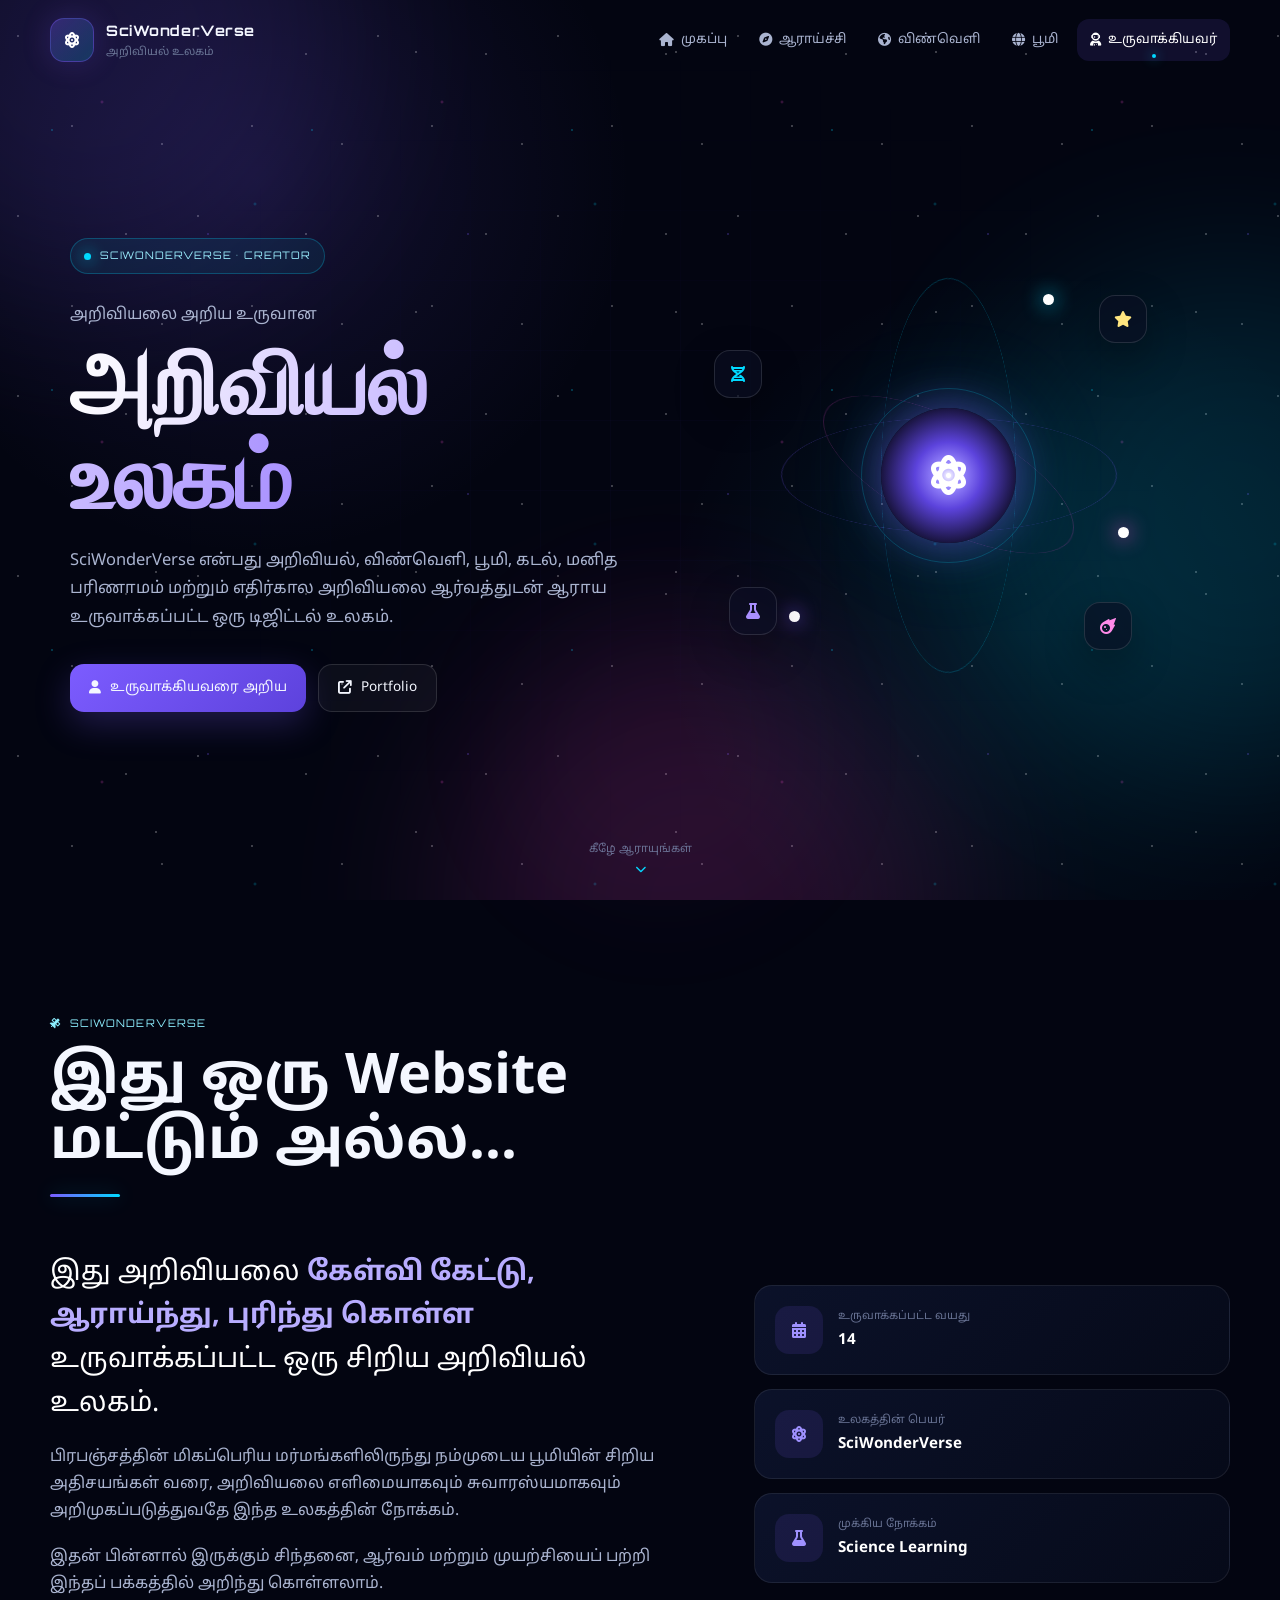
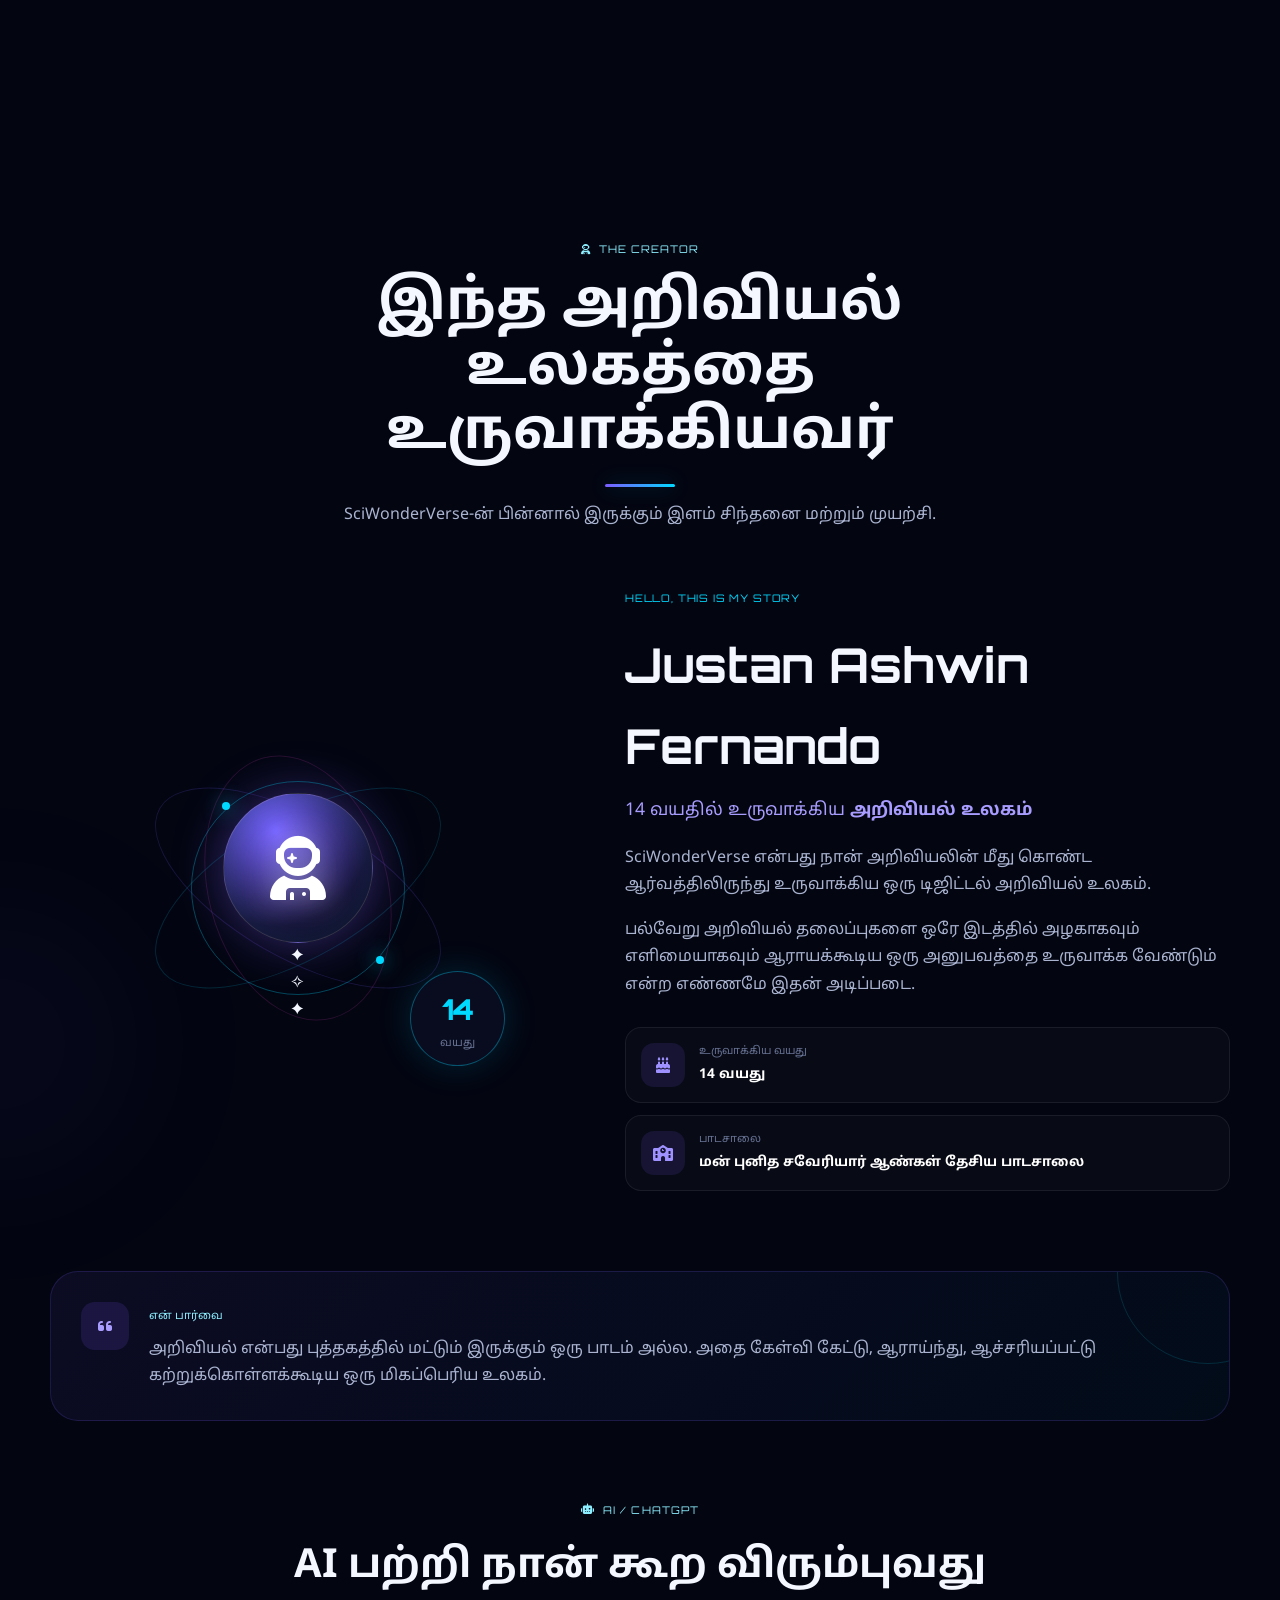
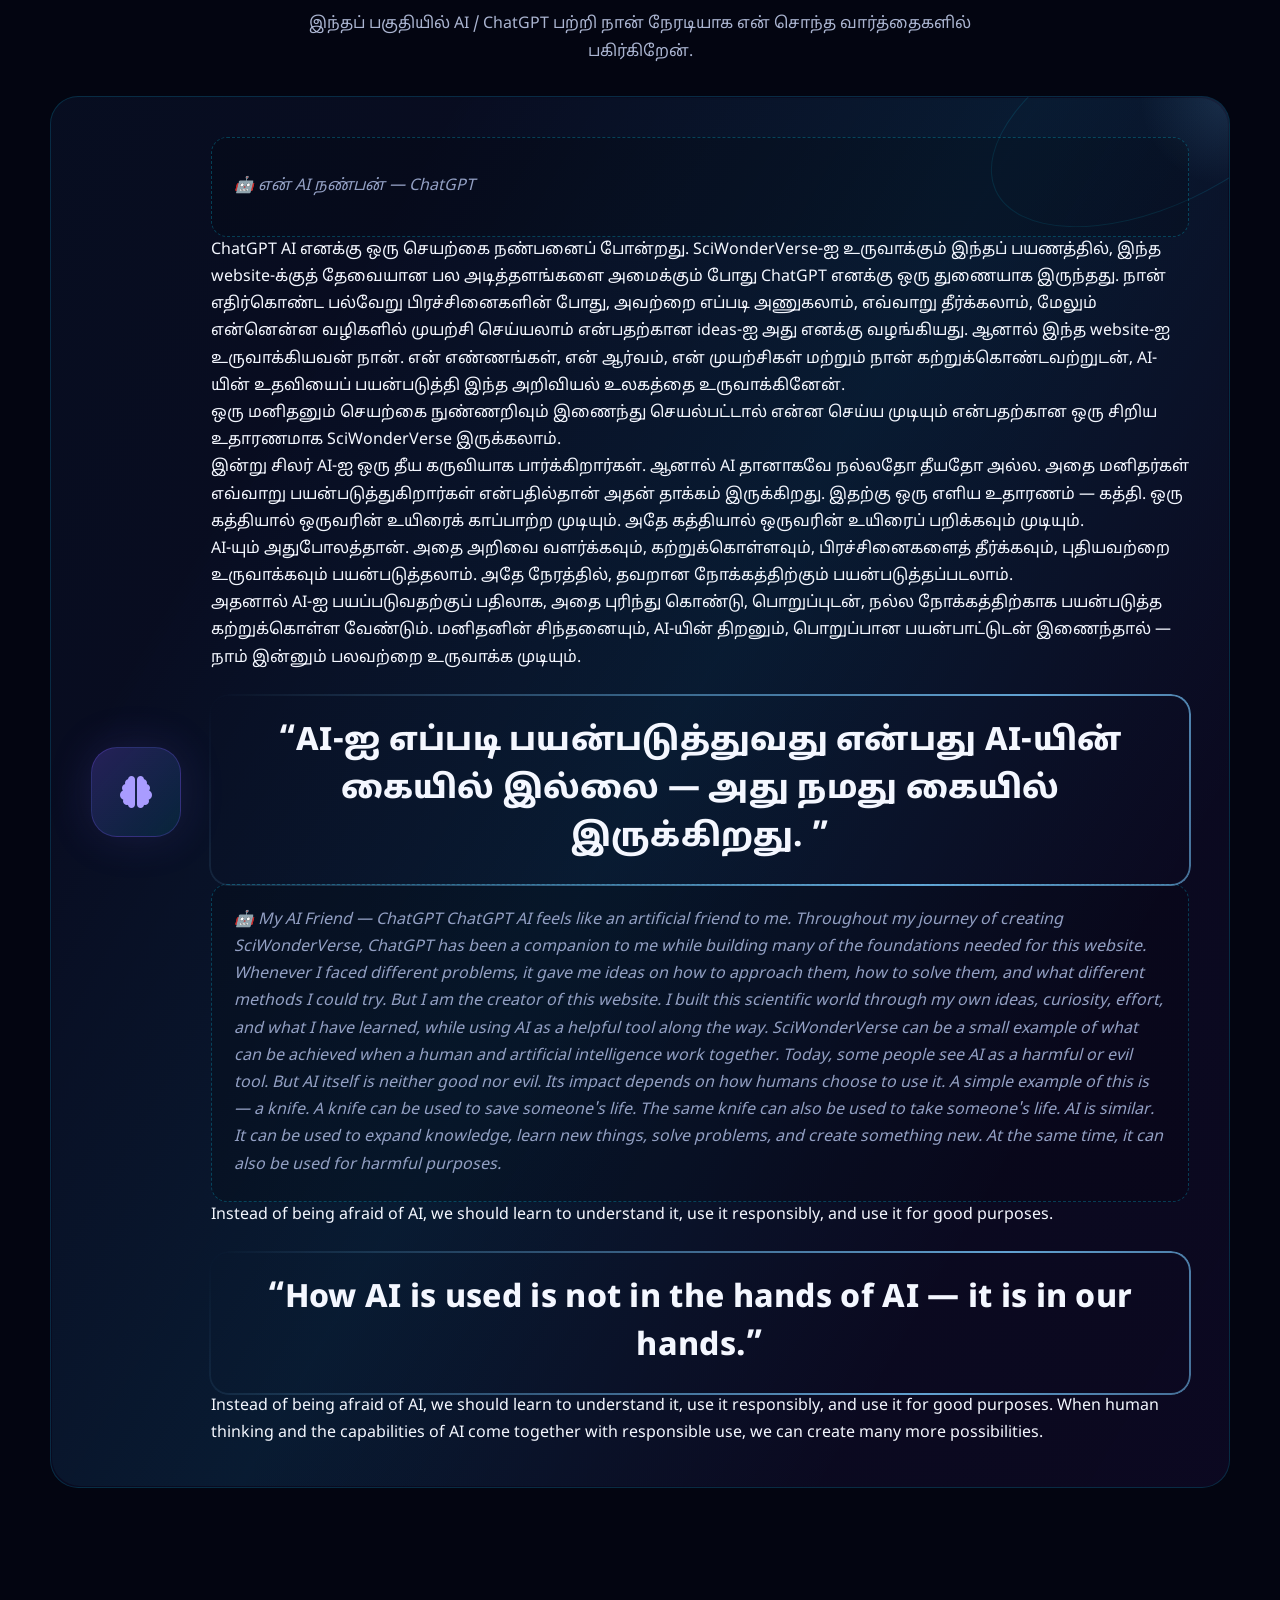
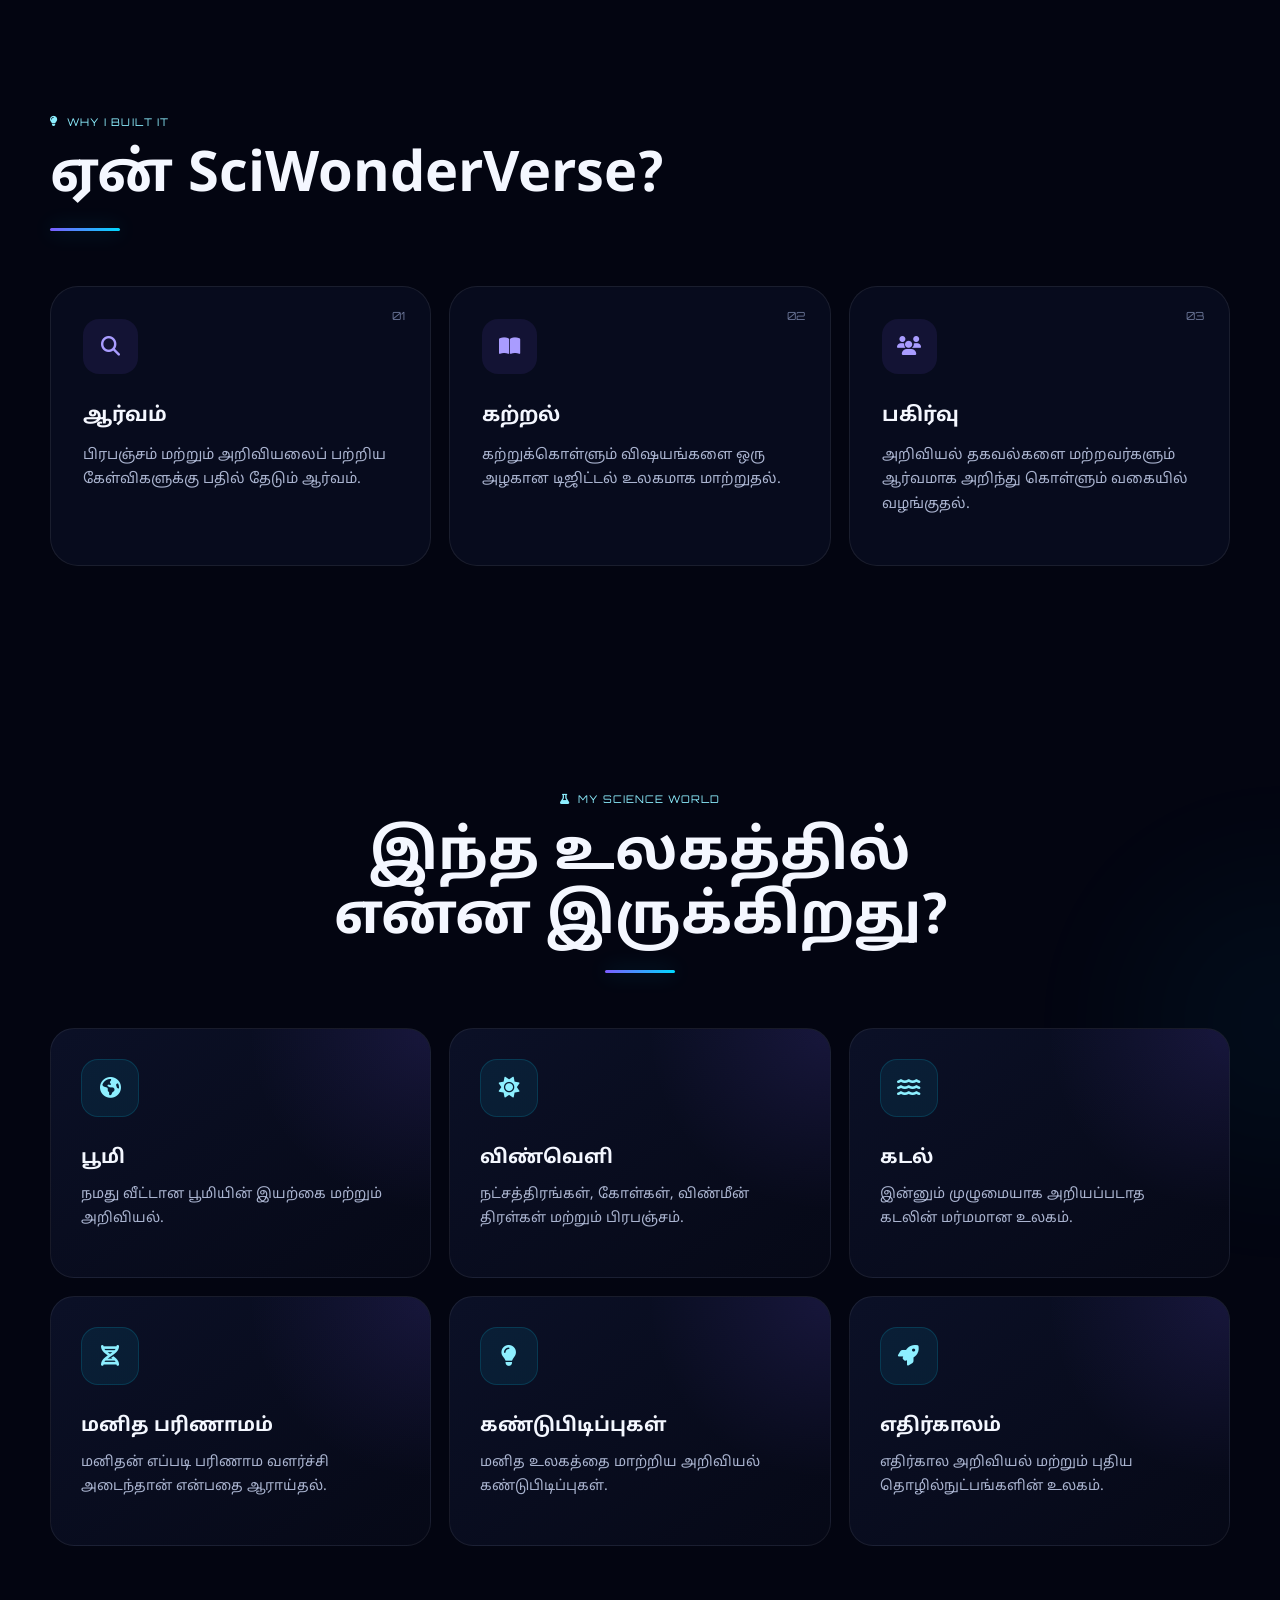
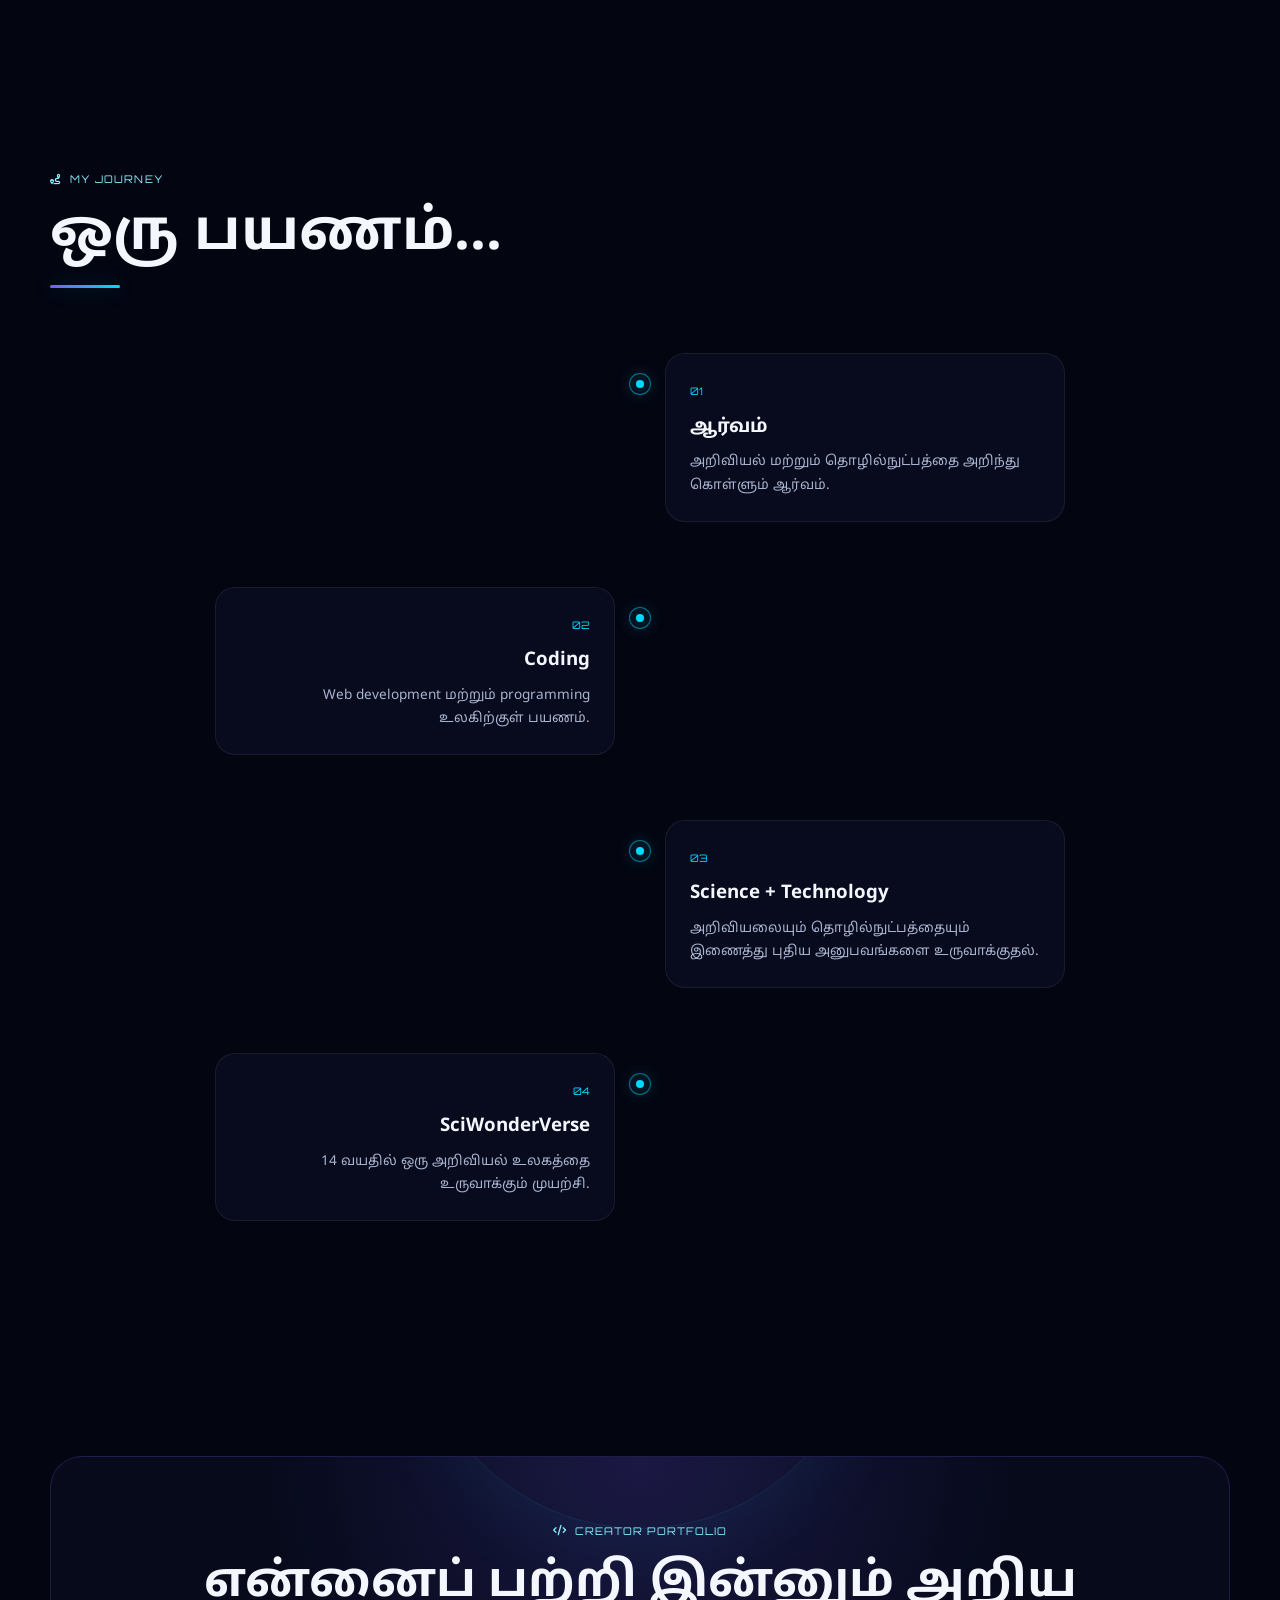
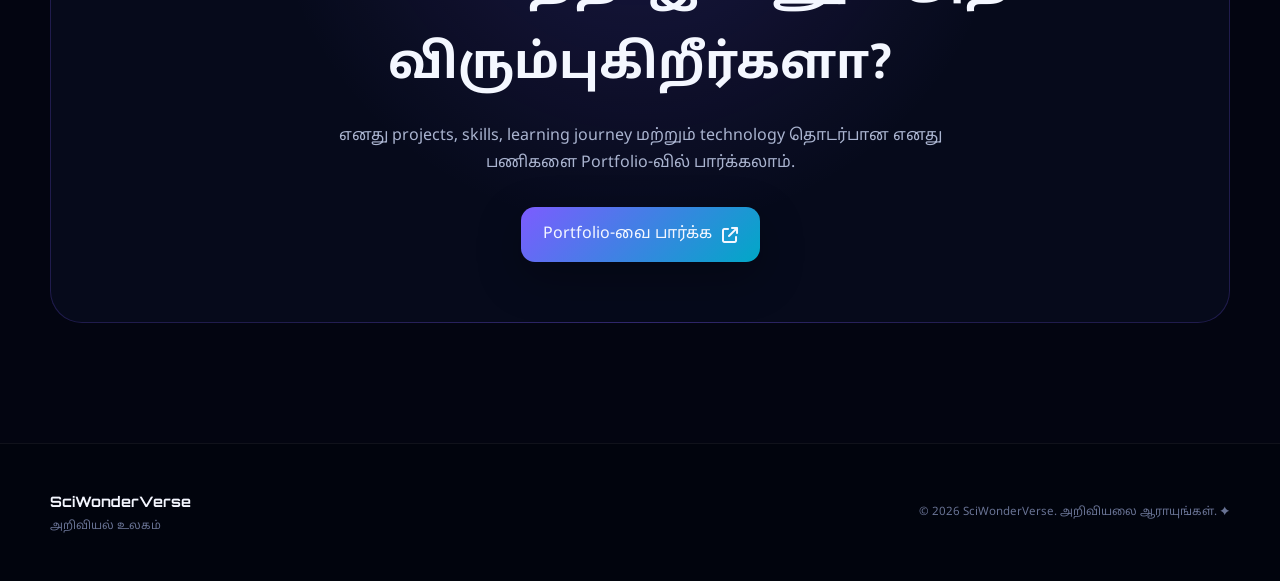
<file: about.html>
<!DOCTYPE html>
<html lang="ta">
<head>
    <meta charset="UTF-8">
    <meta name="viewport" content="width=device-width, initial-scale=1.0">

    <meta name="theme-color" content="#050816">
    <meta name="description" content="SciWonderVerse — அறிவியல் உலகம். 14 வயதில் உருவாக்கப்பட்ட அறிவியல் மற்றும் விண்வெளி அறிவுலகம்.">

    <title>உருவாக்கியவரை அறிய | SciWonderVerse</title>

    <!-- Google Fonts -->
    <link rel="preconnect" href="https://fonts.googleapis.com">
    <link rel="preconnect" href="https://fonts.gstatic.com" crossorigin>

    <link href="https://fonts.googleapis.com/css2?family=Orbitron:wght@400;500;600;700;800&family=Noto+Sans+Tamil:wght@300;400;500;600;700;800&display=swap" rel="stylesheet">

    <!-- Icons -->
    <link rel="stylesheet"
          href="https://cdnjs.cloudflare.com/ajax/libs/font-awesome/6.5.2/css/all.min.css">

    <!-- Main CSS -->
    <link rel="stylesheet" href="about.css">
</head>

<body>

    <!-- =========================================
         COSMIC BACKGROUND
    ========================================== -->

    <div class="cosmic-background">

        <div class="stars stars-layer-1"></div>
        <div class="stars stars-layer-2"></div>
        <div class="stars stars-layer-3"></div>

        <div class="nebula nebula-one"></div>
        <div class="nebula nebula-two"></div>
        <div class="nebula nebula-three"></div>

        <div class="shooting-star shooting-star-one"></div>
        <div class="shooting-star shooting-star-two"></div>
        <div class="shooting-star shooting-star-three"></div>

        <div id="particle-container"></div>

    </div>


    <!-- =========================================
         HEADER
    ========================================== -->

    <header class="site-header" id="site-header">

        <div class="header-container">

            <a href="index.html" class="brand">

                <span class="brand-symbol">
                    <i class="fa-solid fa-atom"></i>
                </span>

                <span class="brand-text">
                    <strong>SciWonderVerse</strong>
                    <small>அறிவியல் உலகம்</small>
                </span>

            </a>


            <button class="menu-toggle"
                    id="menu-toggle"
                    aria-label="Menu">

                <span></span>
                <span></span>
                <span></span>

            </button>


            <nav class="main-navigation" id="main-navigation">

                <a href="index.html">
                    <i class="fa-solid fa-house"></i>
                    முகப்பு
                </a>

                <a href="main-dashboard.html">
                    <i class="fa-solid fa-compass"></i>
                    ஆராய்ச்சி
                </a>

                <a href="space.html">
                    <i class="fa-solid fa-earth-americas"></i>
                    விண்வெளி
                </a>

                <a href="our-earth.html">
                    <i class="fa-solid fa-globe"></i>
                    பூமி
                </a>

                <a href="about.html" class="active">
                    <i class="fa-solid fa-user-astronaut"></i>
                    உருவாக்கியவர்
                </a>

            </nav>

        </div>

    </header>


    <!-- =========================================
         MAIN
    ========================================== -->

    <main>


        <!-- =====================================
             HERO SECTION
        ====================================== -->

        <section class="about-hero">

            <div class="hero-grid"></div>

            <div class="hero-content reveal">

                <div class="hero-badge">

                    <span class="badge-dot"></span>

                    SCIWONDERVERSE • CREATOR

                </div>


                <p class="hero-mini-title">
                    அறிவியலை அறிய உருவான
                </p>


                <h1>
                    <span class="gradient-text">
                        அறிவியல் உலகம்
                    </span>
                </h1>


                <p class="hero-description">
                    SciWonderVerse என்பது அறிவியல்,
                    விண்வெளி, பூமி, கடல், மனித பரிணாமம்
                    மற்றும் எதிர்கால அறிவியலை ஆர்வத்துடன்
                    ஆராய உருவாக்கப்பட்ட ஒரு டிஜிட்டல் உலகம்.
                </p>


                <div class="hero-actions">

                    <a href="#creator" class="primary-button">
                        <i class="fa-solid fa-user"></i>
                        உருவாக்கியவரை அறிய
                    </a>

                    <a href="https://softwarekingdom.github.io/my-portfolio/"
                       target="_blank"
                       rel="noopener noreferrer"
                       class="secondary-button">

                        <i class="fa-solid fa-arrow-up-right-from-square"></i>
                        Portfolio
                    </a>

                </div>

            </div>


            <!-- HERO COSMIC VISUAL -->

            <div class="hero-visual reveal">

                <div class="orbit-system">

                    <div class="orbit orbit-one"></div>
                    <div class="orbit orbit-two"></div>
                    <div class="orbit orbit-three"></div>

                    <div class="orbit-dot dot-one"></div>
                    <div class="orbit-dot dot-two"></div>
                    <div class="orbit-dot dot-three"></div>

                    <div class="cosmic-core">

                        <div class="core-glow"></div>

                        <i class="fa-solid fa-atom"></i>

                    </div>

                </div>


                <div class="floating-symbol symbol-one">
                    <i class="fa-solid fa-star"></i>
                </div>

                <div class="floating-symbol symbol-two">
                    <i class="fa-solid fa-meteor"></i>
                </div>

                <div class="floating-symbol symbol-three">
                    <i class="fa-solid fa-dna"></i>
                </div>

                <div class="floating-symbol symbol-four">
                    <i class="fa-solid fa-flask"></i>
                </div>

            </div>


            <div class="scroll-indicator">

                <span>
                    கீழே ஆராயுங்கள்
                </span>

                <i class="fa-solid fa-chevron-down"></i>

            </div>

        </section>
                <!-- =====================================
             INTRODUCTION
        ====================================== -->

        <section class="about-introduction section-space">

            <div class="section-container">

                <div class="section-heading reveal">

                    <span class="section-label">
                        <i class="fa-solid fa-satellite"></i>
                        SCIWONDERVERSE
                    </span>

                    <h2>
                        இது ஒரு Website மட்டும் அல்ல...
                    </h2>

                    <div class="heading-line"></div>

                </div>


                <div class="intro-layout">

                    <div class="intro-text reveal">

                        <p class="large-text">
                            இது அறிவியலை
                            <strong>கேள்வி கேட்டு, ஆராய்ந்து,
                            புரிந்து கொள்ள</strong> உருவாக்கப்பட்ட
                            ஒரு சிறிய அறிவியல் உலகம்.
                        </p>

                        <p>
                            பிரபஞ்சத்தின் மிகப்பெரிய மர்மங்களிலிருந்து
                            நம்முடைய பூமியின் சிறிய அதிசயங்கள் வரை,
                            அறிவியலை எளிமையாகவும் சுவாரஸ்யமாகவும்
                            அறிமுகப்படுத்துவதே இந்த உலகத்தின் நோக்கம்.
                        </p>

                        <p>
                            இதன் பின்னால் இருக்கும் சிந்தனை,
                            ஆர்வம் மற்றும் முயற்சியைப் பற்றி
                            இந்தப் பக்கத்தில் அறிந்து கொள்ளலாம்.
                        </p>

                    </div>


                    <div class="intro-facts reveal">

                        <div class="fact-card">

                            <span class="fact-icon">
                                <i class="fa-solid fa-calendar-days"></i>
                            </span>

                            <div>
                                <small>உருவாக்கப்பட்ட வயது</small>
                                <strong>14</strong>
                            </div>

                        </div>


                        <div class="fact-card">

                            <span class="fact-icon">
                                <i class="fa-solid fa-atom"></i>
                            </span>

                            <div>
                                <small>உலகத்தின் பெயர்</small>
                                <strong>SciWonderVerse</strong>
                            </div>

                        </div>


                        <div class="fact-card">

                            <span class="fact-icon">
                                <i class="fa-solid fa-flask"></i>
                            </span>

                            <div>
                                <small>முக்கிய நோக்கம்</small>
                                <strong>Science Learning</strong>
                            </div>

                        </div>

                    </div>

                </div>

            </div>

        </section>
                <!-- =====================================
             CREATOR SECTION
        ====================================== -->

        <section class="creator-section section-space" id="creator">

            <div class="section-container">

                <div class="section-heading centered reveal">

                    <span class="section-label">
                        <i class="fa-solid fa-user-astronaut"></i>
                        THE CREATOR
                    </span>

                    <h2>
                        இந்த அறிவியல் உலகத்தை
                        உருவாக்கியவர்
                    </h2>

                    <div class="heading-line"></div>

                    <p>
                        SciWonderVerse-ன் பின்னால் இருக்கும்
                        இளம் சிந்தனை மற்றும் முயற்சி.
                    </p>

                </div>


                <div class="creator-main-grid">


                    <!-- CREATOR VISUAL -->

                    <div class="creator-visual reveal">

                        <div class="creator-orbit orbit-a"></div>
                        <div class="creator-orbit orbit-b"></div>
                        <div class="creator-orbit orbit-c"></div>


                        <div class="creator-avatar">

                            <div class="avatar-ring"></div>

                            <div class="avatar-inner">

                                <i class="fa-solid fa-user-astronaut"></i>

                            </div>

                            <span class="avatar-star star-a">✦</span>
                            <span class="avatar-star star-b">✧</span>
                            <span class="avatar-star star-c">✦</span>

                        </div>


                        <div class="age-orb">

                            <span class="age-number">
                                14
                            </span>

                            <span class="age-label">
                                வயது
                            </span>

                        </div>

                    </div>


                    <!-- CREATOR INFORMATION -->

                    <div class="creator-information reveal">

                        <span class="creator-kicker">
                            HELLO, THIS IS MY STORY
                        </span>


                        <h3>
                            Justan Ashwin Fernando
                        </h3>


                        <p class="creator-highlight">
                            14 வயதில் உருவாக்கிய
                            <strong>அறிவியல் உலகம்</strong>
                        </p>


                        <p>
                            SciWonderVerse என்பது நான்
                            அறிவியலின் மீது கொண்ட ஆர்வத்திலிருந்து
                            உருவாக்கிய ஒரு டிஜிட்டல் அறிவியல் உலகம்.
                        </p>


                        <p>
                            பல்வேறு அறிவியல் தலைப்புகளை ஒரே
                            இடத்தில் அழகாகவும் எளிமையாகவும்
                            ஆராயக்கூடிய ஒரு அனுபவத்தை உருவாக்க
                            வேண்டும் என்ற எண்ணமே இதன் அடிப்படை.
                        </p>


                        <div class="creator-details">

                            <div class="creator-detail">

                                <span>
                                    <i class="fa-solid fa-cake-candles"></i>
                                </span>

                                <div>
                                    <small>உருவாக்கிய வயது</small>
                                    <strong>14 வயது</strong>
                                </div>

                            </div>


                            <div class="creator-detail">

                                <span>
                                    <i class="fa-solid fa-school"></i>
                                </span>

                                <div>
                                    <small>பாடசாலை</small>
                                    <strong>
                                        மன் புனித சவேரியார்
                                        ஆண்கள் தேசிய பாடசாலை
                                    </strong>
                                </div>

                            </div>

                        </div>

                    </div>

                </div>


                <!-- =================================
                     PERSONAL MESSAGE
                ================================== -->

                <div class="creator-message reveal">

                    <div class="message-icon">
                        <i class="fa-solid fa-quote-left"></i>
                    </div>

                    <div>

                        <span>
                            என் பார்வை
                        </span>

                        <p>
                            அறிவியல் என்பது புத்தகத்தில்
                            மட்டும் இருக்கும் ஒரு பாடம் அல்ல.
                            அதை கேள்வி கேட்டு,
                            ஆராய்ந்து,
                            ஆச்சரியப்பட்டு கற்றுக்கொள்ளக்கூடிய
                            ஒரு மிகப்பெரிய உலகம்.
                        </p>

                    </div>

                </div>


                <!-- =================================
                     AI / CHATGPT AREA
                     USER WILL WRITE HERE
                ================================== -->

                <div class="ai-story-section reveal">

                    <div class="ai-story-header">

                        <span class="section-label">
                            <i class="fa-solid fa-robot"></i>
                            AI / CHATGPT
                        </span>

                        <h3>
                            AI பற்றி நான் கூற விரும்புவது
                        </h3>

                        <p>
                            இந்தப் பகுதியில் AI / ChatGPT
                            பற்றி நான் நேரடியாக என் சொந்த
                            வார்த்தைகளில் பகிர்கிறேன்.
                        </p>

                    </div>


                    <div class="ai-story-card">

                        <div class="ai-card-orbit"></div>

                        <div class="ai-card-icon">

                            <i class="fa-solid fa-brain"></i>

                        </div>


                        <div class="ai-card-content">

                            <!--
                            ==================================
                            ⭐⭐⭐ முக்கியமான இடம் ⭐⭐⭐

                            நண்பா, இங்கே நீயே ChatGPT / AI
                            பற்றி எழுத வேண்டும்.

                            உதாரணமாக:
                            - ChatGPT உனக்கு எப்படி உதவியது?
                            - நீ அதை எதற்காக பயன்படுத்தினாய்?
                            - Coding / learning-ல் அதன் பங்கு என்ன?
                            - உன் சொந்த அனுபவம் என்ன?

                            கீழே இருக்கும் <p> பகுதியை நீ
                            உன் சொந்த வார்த்தைகளால் மாற்று.
                            ==================================
                            -->

                            <p class="ai-user-writing">

                              🤖 என் AI நண்பன் — ChatGPT
<p>
ChatGPT AI எனக்கு ஒரு செயற்கை நண்பனைப் போன்றது.

SciWonderVerse-ஐ உருவாக்கும் இந்தப் பயணத்தில், இந்த website-க்குத் தேவையான பல அடித்தளங்களை அமைக்கும் போது ChatGPT எனக்கு ஒரு துணையாக இருந்தது. நான் எதிர்கொண்ட பல்வேறு பிரச்சினைகளின் போது, அவற்றை எப்படி அணுகலாம், எவ்வாறு தீர்க்கலாம், மேலும் என்னென்ன வழிகளில் முயற்சி செய்யலாம் என்பதற்கான ideas-ஐ அது எனக்கு வழங்கியது.

ஆனால் இந்த website-ஐ உருவாக்கியவன் நான்.
என் எண்ணங்கள், என் ஆர்வம், என் முயற்சிகள் மற்றும் நான் கற்றுக்கொண்டவற்றுடன், AI-யின் உதவியைப் பயன்படுத்தி இந்த அறிவியல் உலகத்தை உருவாக்கினேன்.</p>
<p>
ஒரு மனிதனும் செயற்கை நுண்ணறிவும் இணைந்து செயல்பட்டால் என்ன செய்ய முடியும் என்பதற்கான ஒரு சிறிய உதாரணமாக SciWonderVerse இருக்கலாம்.
                            </p>
                          <p>
இன்று சிலர் AI-ஐ ஒரு தீய கருவியாக பார்க்கிறார்கள். ஆனால் AI தானாகவே நல்லதோ தீயதோ அல்ல. அதை மனிதர்கள் எவ்வாறு பயன்படுத்துகிறார்கள் என்பதில்தான் அதன் தாக்கம் இருக்கிறது.

இதற்கு ஒரு எளிய உதாரணம் — கத்தி.

ஒரு கத்தியால் ஒருவரின் உயிரைக் காப்பாற்ற முடியும். அதே கத்தியால் ஒருவரின் உயிரைப் பறிக்கவும் முடியும்.
</p>

<p>AI-யும் அதுபோலத்தான்.

அதை அறிவை வளர்க்கவும், கற்றுக்கொள்ளவும், பிரச்சினைகளைத் தீர்க்கவும், புதியவற்றை உருவாக்கவும் பயன்படுத்தலாம். அதே நேரத்தில், தவறான நோக்கத்திற்கும் பயன்படுத்தப்படலாம்.
</p>



<p class="ai-story-text">
அதனால் AI-ஐ பயப்படுவதற்குப் பதிலாக, அதை புரிந்து கொண்டு, பொறுப்புடன், நல்ல நோக்கத்திற்காக பயன்படுத்த கற்றுக்கொள்ள வேண்டும்.

மனிதனின் சிந்தனையும், AI-யின் திறனும், பொறுப்பான பயன்பாட்டுடன் இணைந்தால் — நாம் இன்னும் பலவற்றை உருவாக்க முடியும்.
    <strong class="ai-quote">
        “AI-ஐ எப்படி பயன்படுத்துவது என்பது AI-யின் கையில் இல்லை — அது நமது கையில் இருக்கிறது.
”
    </strong>
</p>
                            

                            <p class="ai-user-writing">
                              🤖 My AI Friend — ChatGPT

ChatGPT AI feels like an artificial friend to me.

Throughout my journey of creating SciWonderVerse, ChatGPT has been a companion to me while building many of the foundations needed for this website. Whenever I faced different problems, it gave me ideas on how to approach them, how to solve them, and what different methods I could try.

But I am the creator of this website.
I built this scientific world through my own ideas, curiosity, effort, and what I have learned, while using AI as a helpful tool along the way.

SciWonderVerse can be a small example of what can be achieved when a human and artificial intelligence work together.

Today, some people see AI as a harmful or evil tool. But AI itself is neither good nor evil. Its impact depends on how humans choose to use it.

A simple example of this is — a knife.

A knife can be used to save someone's life. The same knife can also be used to take someone's life.

AI is similar.

It can be used to expand knowledge, learn new things, solve problems, and create something new. At the same time, it can also be used for harmful purposes.

<p class="ai-story-text">
    Instead of being afraid of AI, we should learn to understand it,
    use it responsibly, and use it for good purposes.

    <strong class="ai-quote">
        “How AI is used is not in the hands of AI —
        it is in our hands.”
    </strong>
</p>

Instead of being afraid of AI, we should learn to understand it, use it responsibly, and use it for good purposes.

When human thinking and the capabilities of AI come together with responsible use, we can create many more possibilities.
                            </p>
                        </div>

                    </div>

                </div>

            </div>

        </section>
                <!-- =====================================
             WHY I BUILT THIS
        ====================================== -->

        <section class="why-section section-space">

            <div class="section-container">

                <div class="section-heading reveal">

                    <span class="section-label">
                        <i class="fa-solid fa-lightbulb"></i>
                        WHY I BUILT IT
                    </span>

                    <h2>
                        ஏன் SciWonderVerse?
                    </h2>

                    <div class="heading-line"></div>

                </div>


                <div class="why-grid">

                    <article class="why-card reveal">

                        <div class="why-number">
                            01
                        </div>

                        <div class="why-icon">
                            <i class="fa-solid fa-magnifying-glass"></i>
                        </div>

                        <h3>
                            ஆர்வம்
                        </h3>

                        <p>
                            பிரபஞ்சம் மற்றும் அறிவியலைப் பற்றிய
                            கேள்விகளுக்கு பதில் தேடும் ஆர்வம்.
                        </p>

                    </article>


                    <article class="why-card reveal">

                        <div class="why-number">
                            02
                        </div>

                        <div class="why-icon">
                            <i class="fa-solid fa-book-open"></i>
                        </div>

                        <h3>
                            கற்றல்
                        </h3>

                        <p>
                            கற்றுக்கொள்ளும் விஷயங்களை ஒரு
                            அழகான டிஜிட்டல் உலகமாக மாற்றுதல்.
                        </p>

                    </article>


                    <article class="why-card reveal">

                        <div class="why-number">
                            03
                        </div>

                        <div class="why-icon">
                            <i class="fa-solid fa-users"></i>
                        </div>

                        <h3>
                            பகிர்வு
                        </h3>

                        <p>
                            அறிவியல் தகவல்களை மற்றவர்களும்
                            ஆர்வமாக அறிந்து கொள்ளும் வகையில்
                            வழங்குதல்.
                        </p>

                    </article>

                </div>

            </div>

        </section>


        <!-- =====================================
             SCIENCE AREAS
        ====================================== -->

        <section class="science-section section-space">

            <div class="section-container">

                <div class="section-heading centered reveal">

                    <span class="section-label">
                        <i class="fa-solid fa-flask"></i>
                        MY SCIENCE WORLD
                    </span>

                    <h2>
                        இந்த உலகத்தில் என்ன இருக்கிறது?
                    </h2>

                    <div class="heading-line"></div>

                </div>


                <div class="science-grid">


                    <article class="science-card reveal">

                        <div class="science-card-glow"></div>

                        <div class="science-icon">
                            <i class="fa-solid fa-earth-americas"></i>
                        </div>

                        <h3>
                            பூமி
                        </h3>

                        <p>
                            நமது வீட்டான பூமியின்
                            இயற்கை மற்றும் அறிவியல்.
                        </p>

                    </article>


                    <article class="science-card reveal">

                        <div class="science-card-glow"></div>

                        <div class="science-icon">
                            <i class="fa-solid fa-sun"></i>
                        </div>

                        <h3>
                            விண்வெளி
                        </h3>

                        <p>
                            நட்சத்திரங்கள், கோள்கள்,
                            விண்மீன் திரள்கள் மற்றும் பிரபஞ்சம்.
                        </p>

                    </article>


                    <article class="science-card reveal">

                        <div class="science-card-glow"></div>

                        <div class="science-icon">
                            <i class="fa-solid fa-water"></i>
                        </div>

                        <h3>
                            கடல்
                        </h3>

                        <p>
                            இன்னும் முழுமையாக அறியப்படாத
                            கடலின் மர்மமான உலகம்.
                        </p>

                    </article>


                    <article class="science-card reveal">

                        <div class="science-card-glow"></div>

                        <div class="science-icon">
                            <i class="fa-solid fa-dna"></i>
                        </div>

                        <h3>
                            மனித பரிணாமம்
                        </h3>

                        <p>
                            மனிதன் எப்படி பரிணாம வளர்ச்சி
                            அடைந்தான் என்பதை ஆராய்தல்.
                        </p>

                    </article>


                    <article class="science-card reveal">

                        <div class="science-card-glow"></div>

                        <div class="science-icon">
                            <i class="fa-solid fa-lightbulb"></i>
                        </div>

                        <h3>
                            கண்டுபிடிப்புகள்
                        </h3>

                        <p>
                            மனித உலகத்தை மாற்றிய
                            அறிவியல் கண்டுபிடிப்புகள்.
                        </p>

                    </article>


                    <article class="science-card reveal">

                        <div class="science-card-glow"></div>

                        <div class="science-icon">
                            <i class="fa-solid fa-rocket"></i>
                        </div>

                        <h3>
                            எதிர்காலம்
                        </h3>

                        <p>
                            எதிர்கால அறிவியல் மற்றும்
                            புதிய தொழில்நுட்பங்களின் உலகம்.
                        </p>

                    </article>

                </div>

            </div>

        </section>


        <!-- =====================================
             CREATOR JOURNEY
        ====================================== -->

        <section class="journey-section section-space">

            <div class="section-container">

                <div class="section-heading reveal">

                    <span class="section-label">
                        <i class="fa-solid fa-route"></i>
                        MY JOURNEY
                    </span>

                    <h2>
                        ஒரு பயணம்...
                    </h2>

                    <div class="heading-line"></div>

                </div>


                <div class="journey-timeline">


                    <div class="timeline-line"></div>


                    <div class="timeline-item reveal">

                        <div class="timeline-dot">
                            <span></span>
                        </div>

                        <div class="timeline-content">

                            <span class="timeline-number">
                                01
                            </span>

                            <h3>
                                ஆர்வம்
                            </h3>

                            <p>
                                அறிவியல் மற்றும் தொழில்நுட்பத்தை
                                அறிந்து கொள்ளும் ஆர்வம்.
                            </p>

                        </div>

                    </div>


                    <div class="timeline-item reveal">

                        <div class="timeline-dot">
                            <span></span>
                        </div>

                        <div class="timeline-content">

                            <span class="timeline-number">
                                02
                            </span>

                            <h3>
                                Coding
                            </h3>

                            <p>
                                Web development மற்றும்
                                programming உலகிற்குள் பயணம்.
                            </p>

                        </div>

                    </div>


                    <div class="timeline-item reveal">

                        <div class="timeline-dot">
                            <span></span>
                        </div>

                        <div class="timeline-content">

                            <span class="timeline-number">
                                03
                            </span>

                            <h3>
                                Science + Technology
                            </h3>

                            <p>
                                அறிவியலையும் தொழில்நுட்பத்தையும்
                                இணைத்து புதிய அனுபவங்களை உருவாக்குதல்.
                            </p>

                        </div>

                    </div>


                    <div class="timeline-item reveal">

                        <div class="timeline-dot">
                            <span></span>
                        </div>

                        <div class="timeline-content">

                            <span class="timeline-number">
                                04
                            </span>

                            <h3>
                                SciWonderVerse
                            </h3>

                            <p>
                                14 வயதில் ஒரு அறிவியல் உலகத்தை
                                உருவாக்கும் முயற்சி.
                            </p>

                        </div>

                    </div>

                </div>

            </div>

        </section>
                <!-- =====================================
             PORTFOLIO SECTION
        ====================================== -->

        <section class="portfolio-section">

            <div class="portfolio-card reveal">

                <span class="section-label">
                    <i class="fa-solid fa-code"></i>
                    CREATOR PORTFOLIO
                </span>

                <h2>
                    என்னைப் பற்றி இன்னும் அறிய விரும்புகிறீர்களா?
                </h2>

                <p>
                    எனது projects, skills, learning journey
                    மற்றும் technology தொடர்பான எனது பணிகளை
                    Portfolio-வில் பார்க்கலாம்.
                </p>

                <a href="https://softwarekingdom.github.io/my-portfolio/"
                   target="_blank"
                   rel="noopener noreferrer"
                   class="portfolio-button">

                    Portfolio-வை பார்க்க
                    <i class="fa-solid fa-arrow-up-right-from-square"></i>

                </a>

            </div>

        </section>


        <!-- =====================================
             FOOTER
        ====================================== -->

        <footer class="site-footer">

            <div class="footer-container">

                <div class="footer-brand">

                    <strong>
                        SciWonderVerse
                    </strong>

                    <span>
                        அறிவியல் உலகம்
                    </span>

                </div>


                <div class="footer-copy">

                    © <span id="footer-year"></span>
                    SciWonderVerse.
                    அறிவியலை ஆராயுங்கள். ✦

                </div>

            </div>

        </footer>


    </main>


    <script src="about.js"></script>

</body>
</html>
</file>
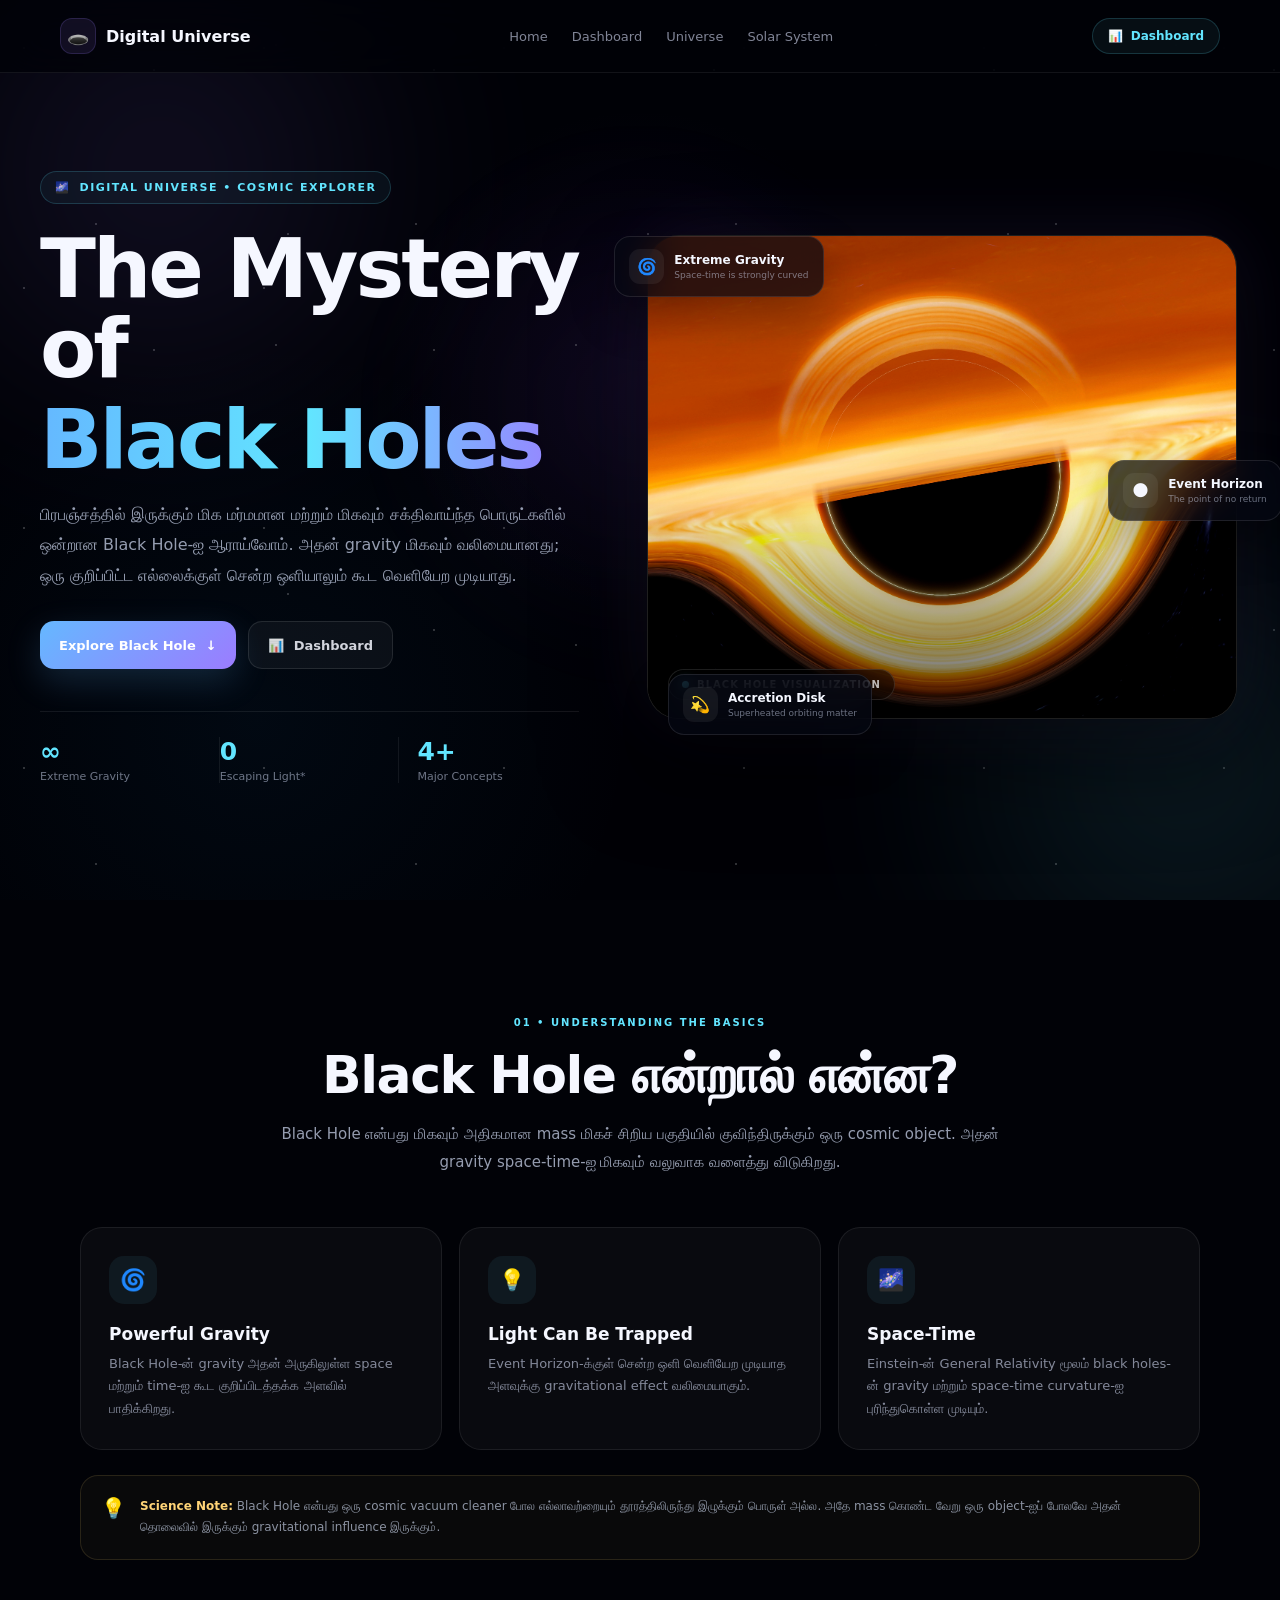
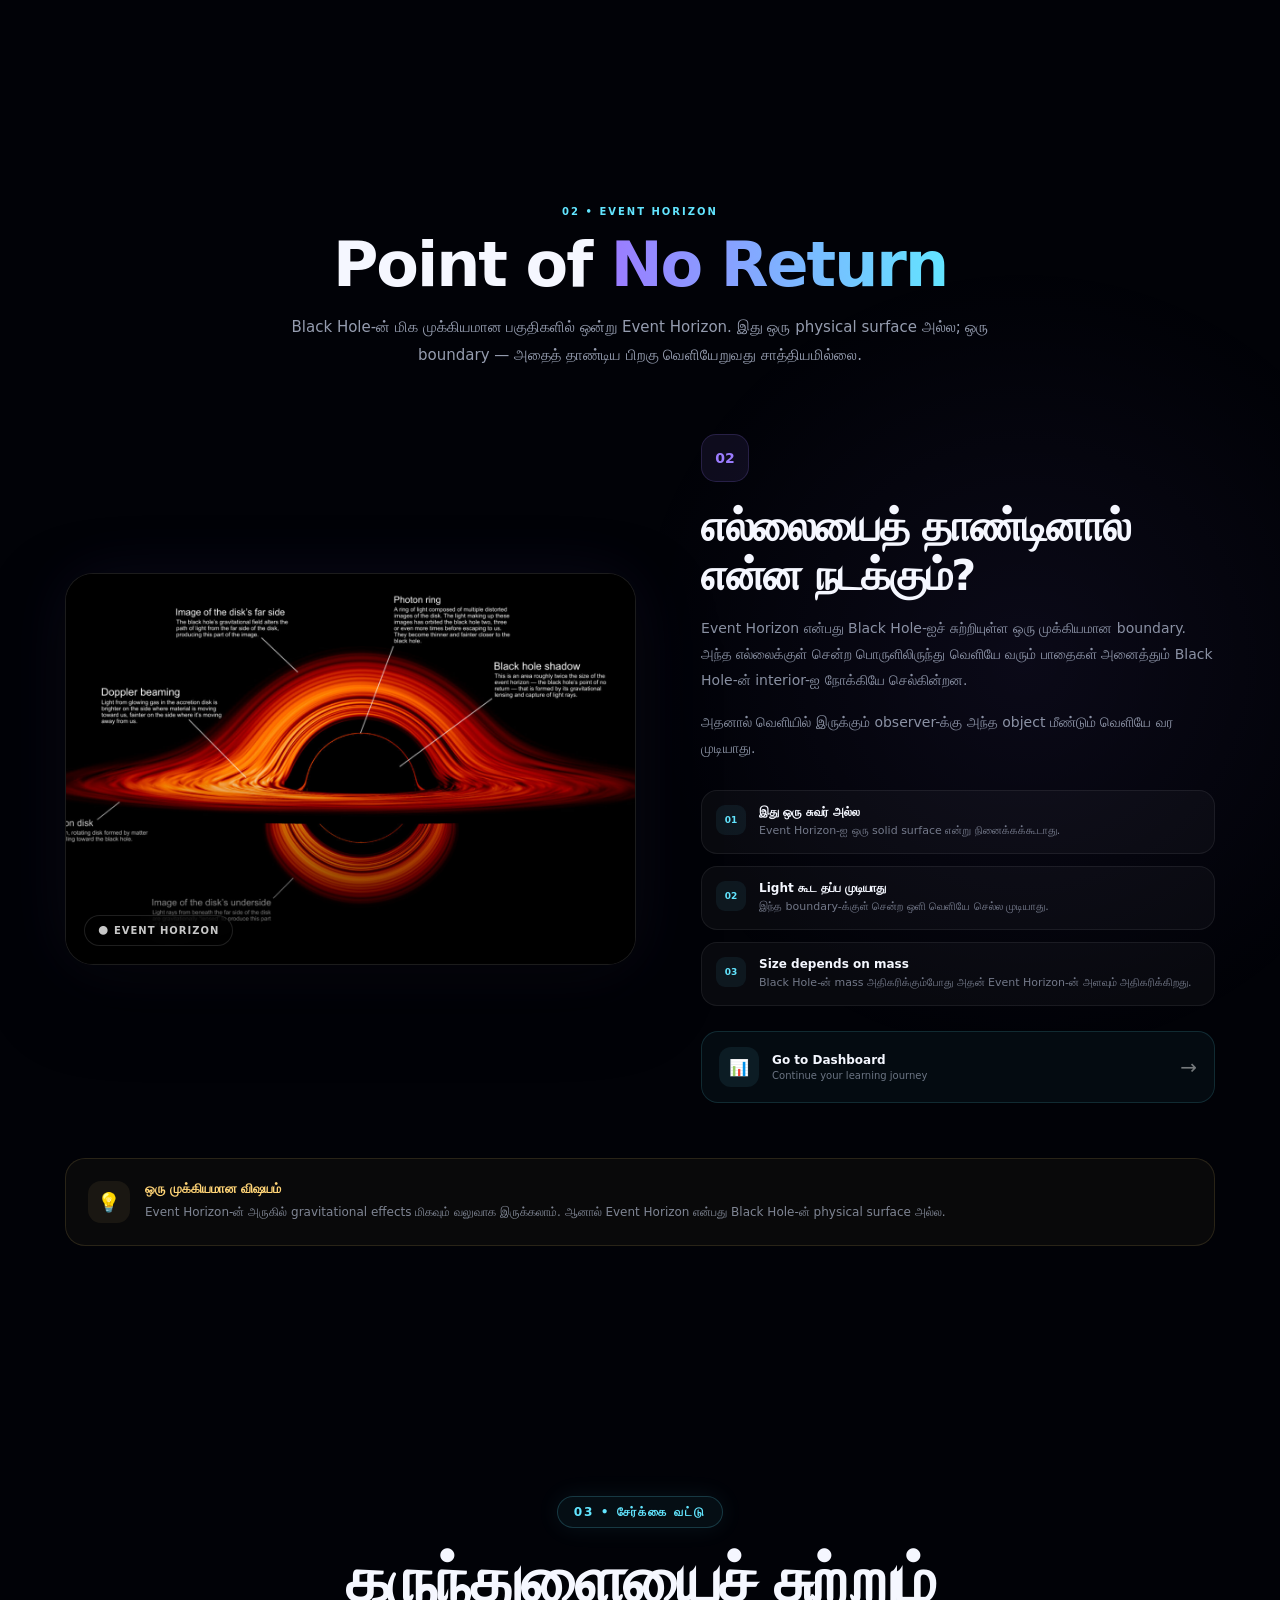
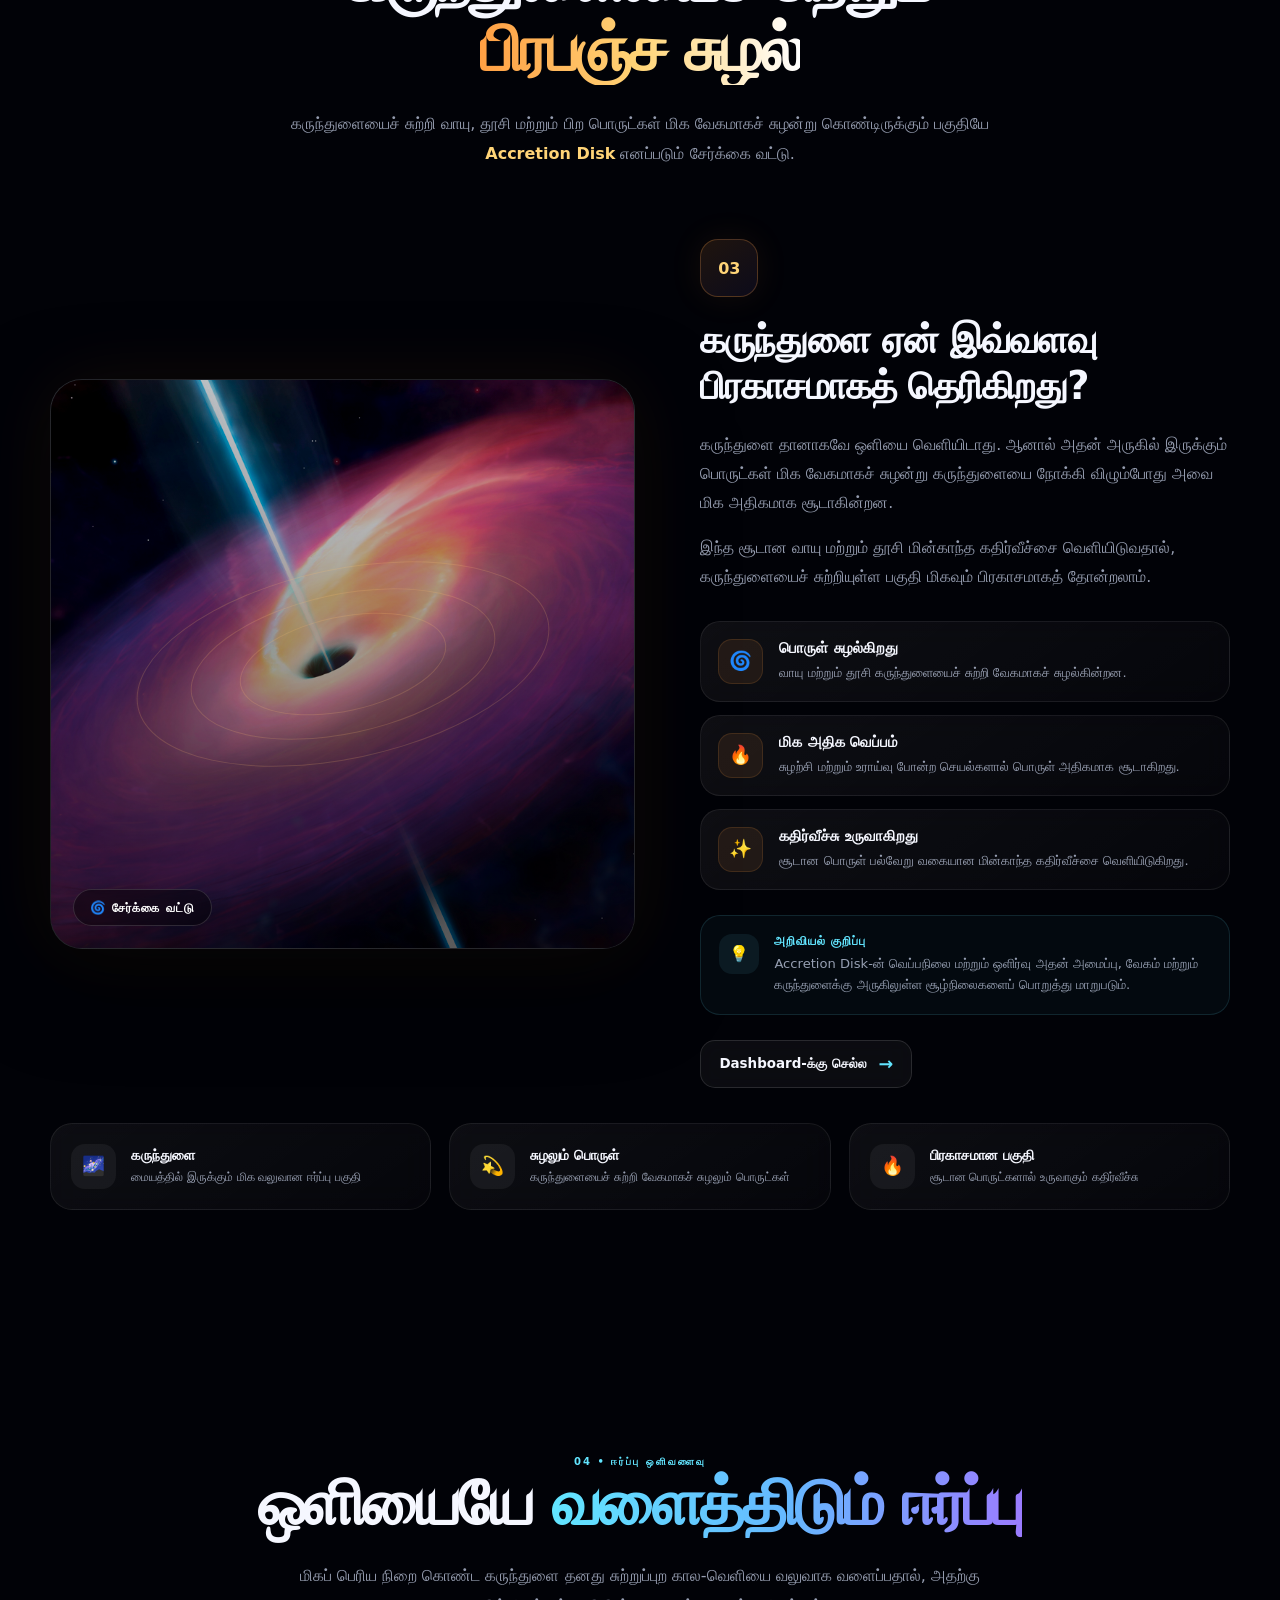
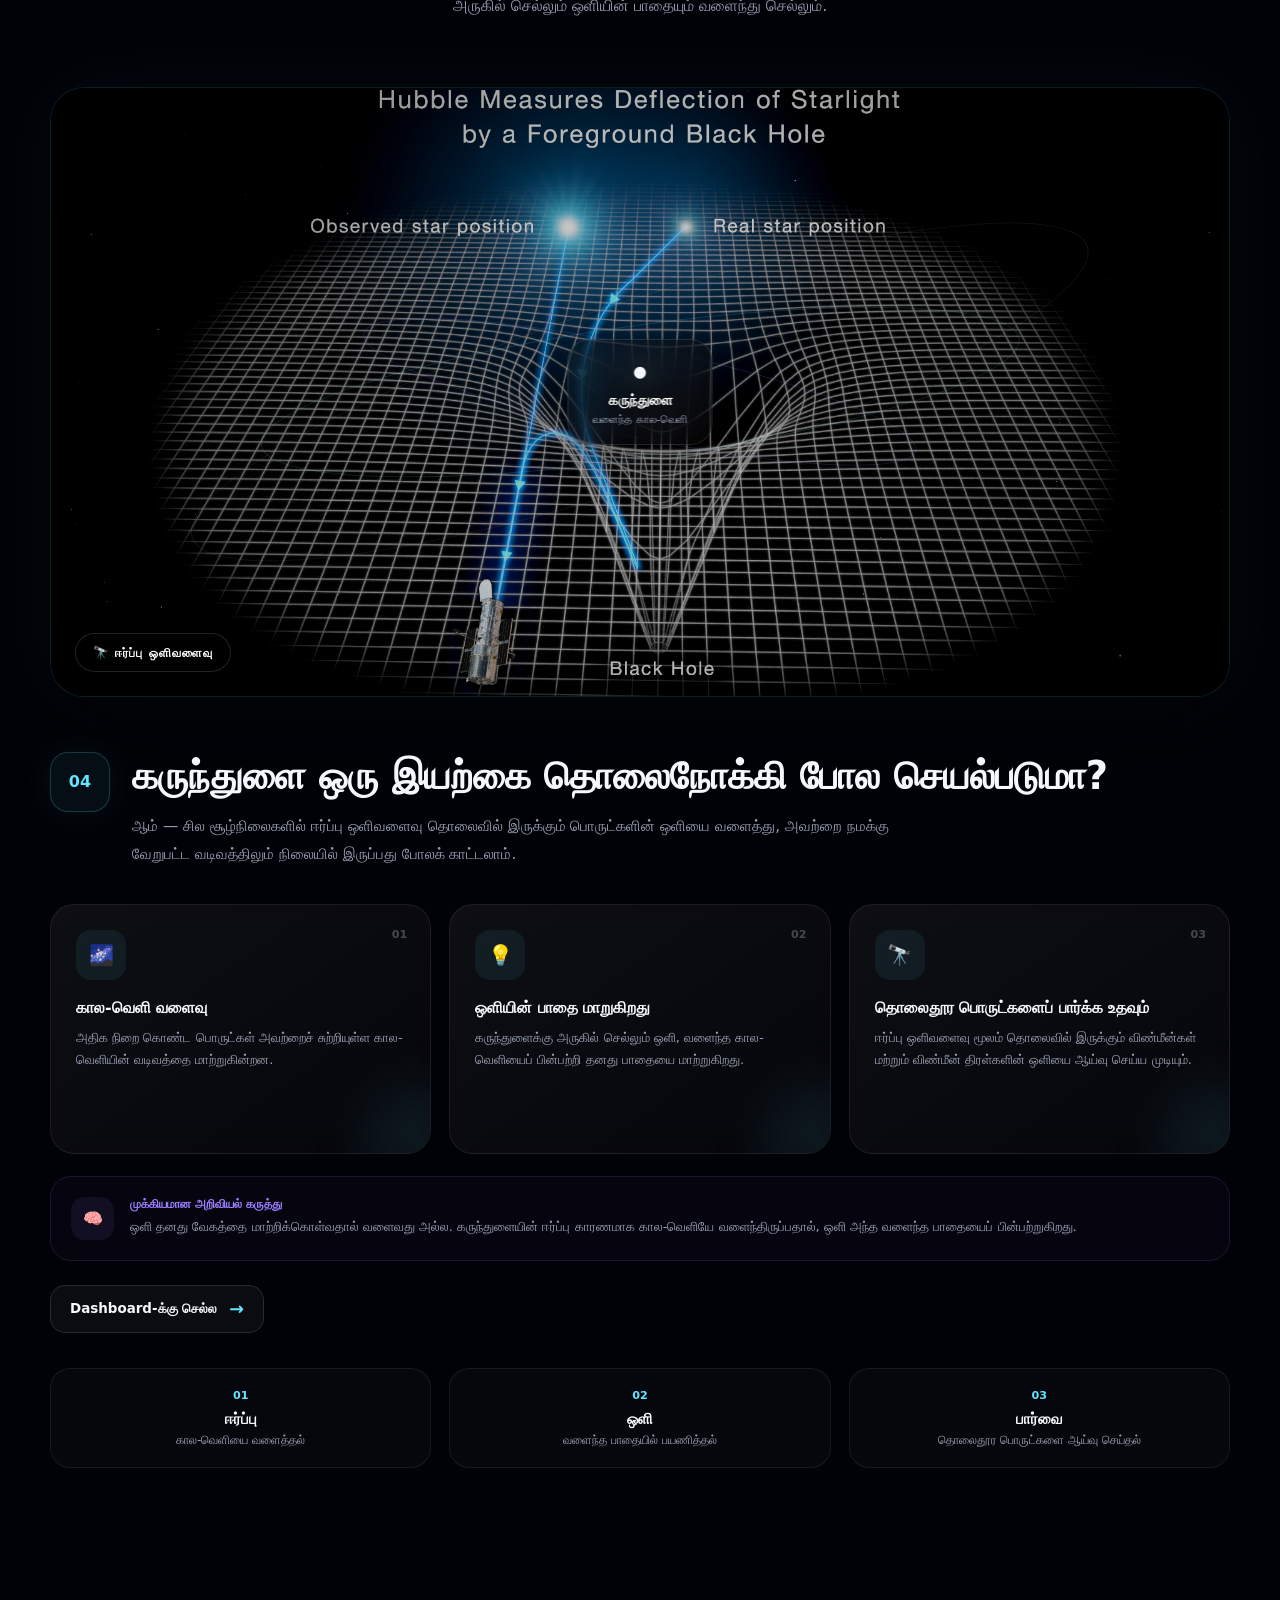
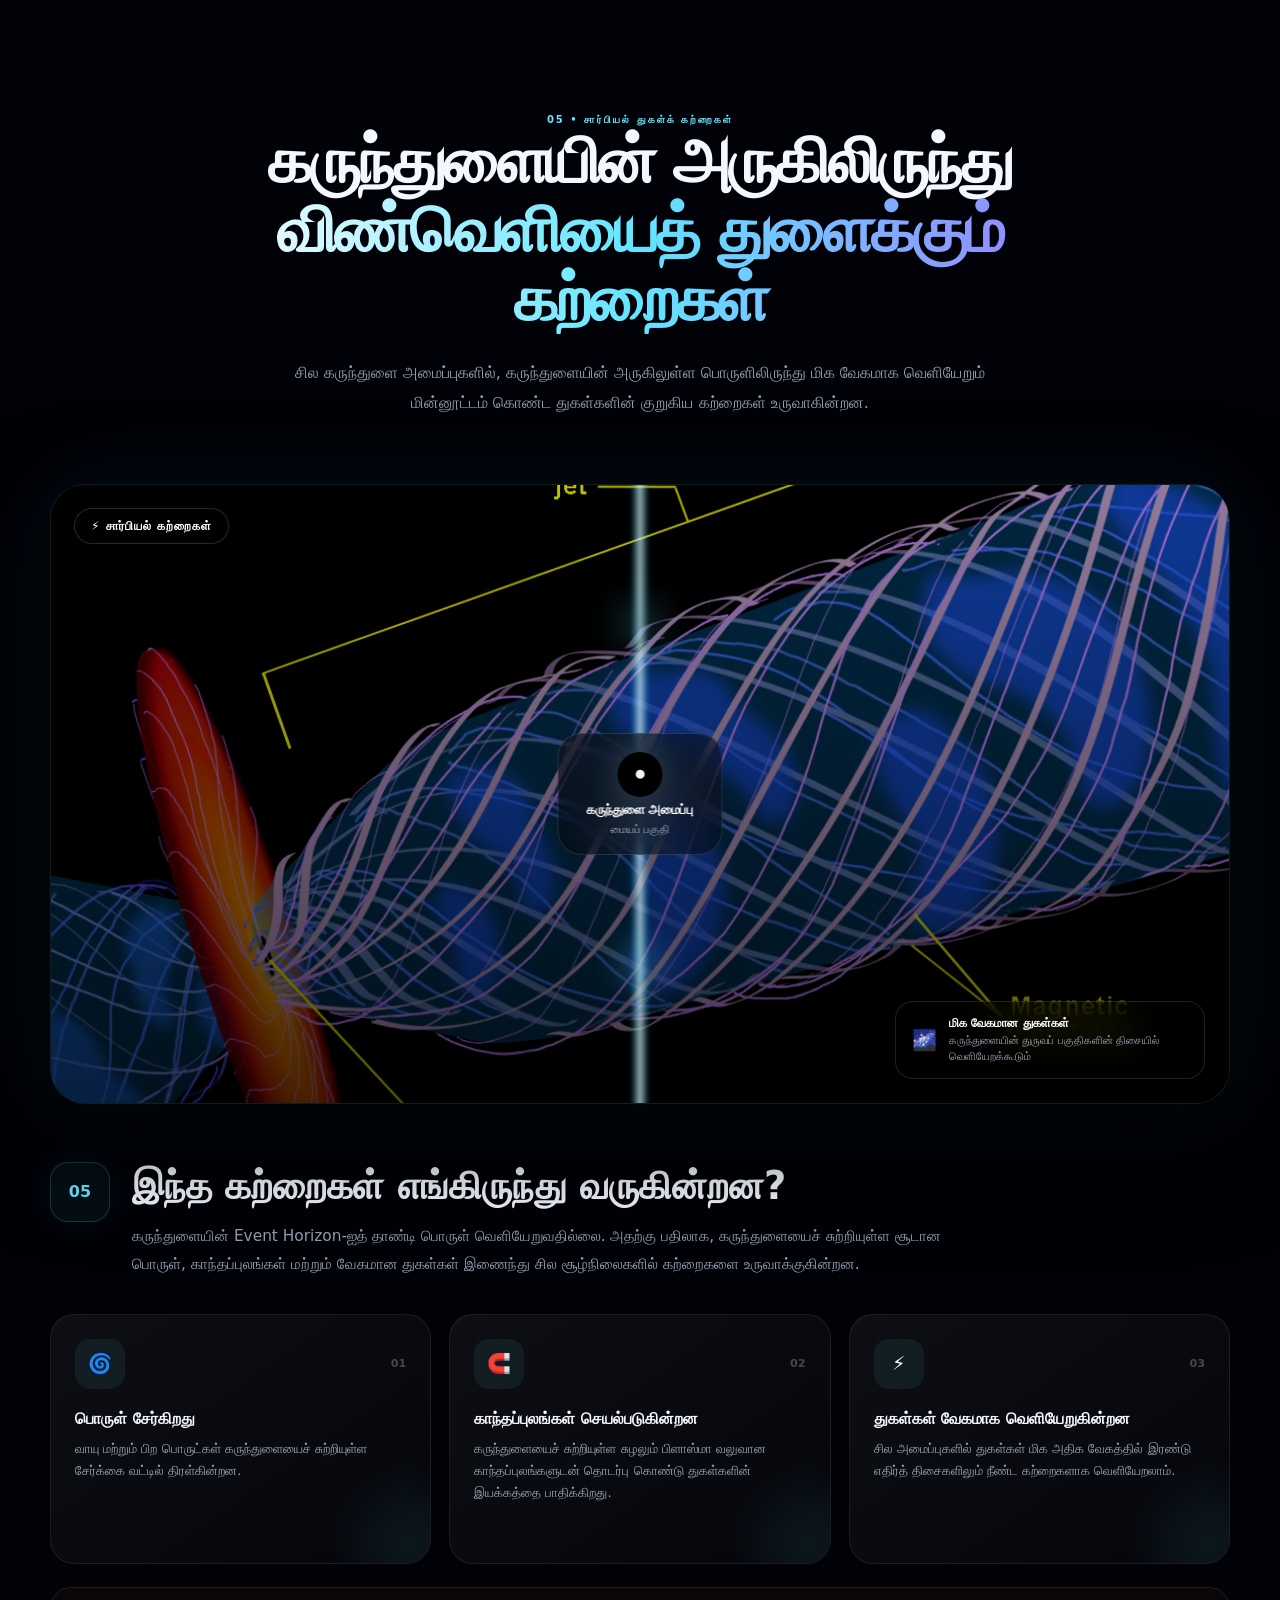
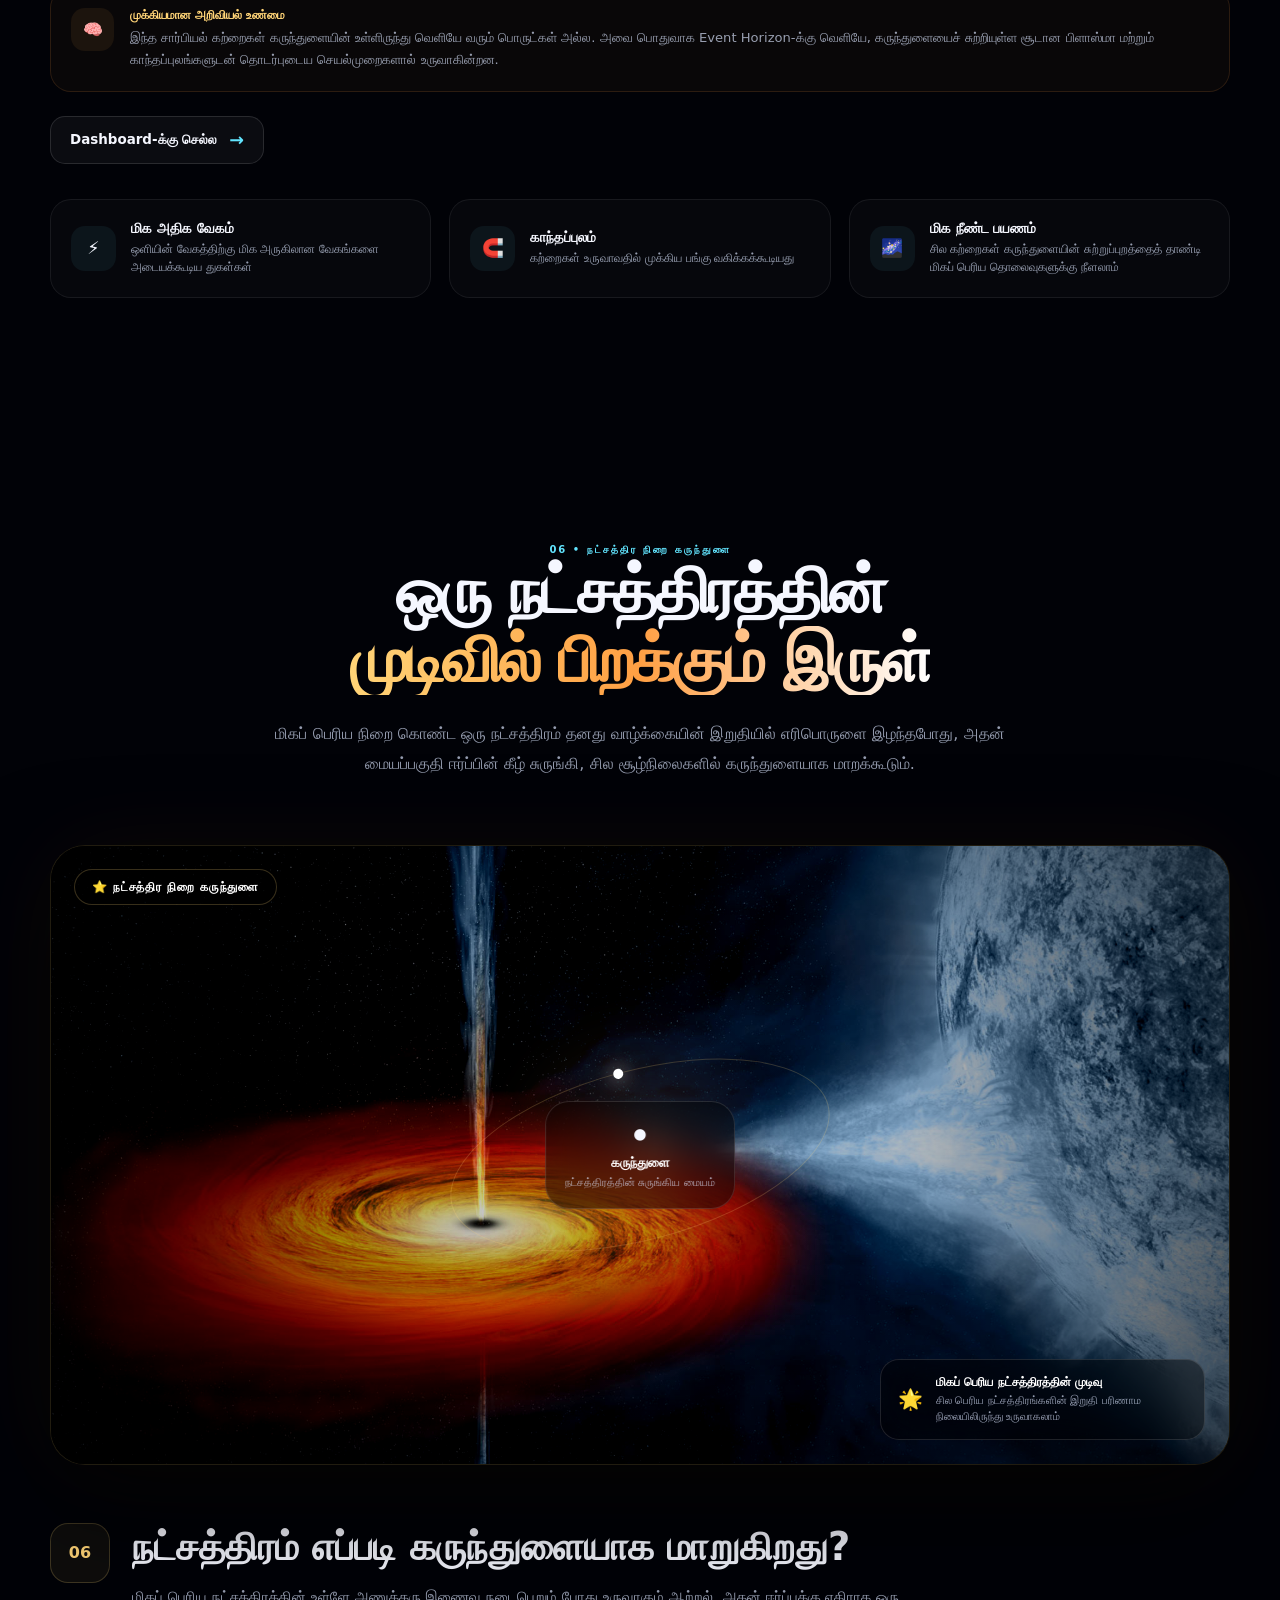
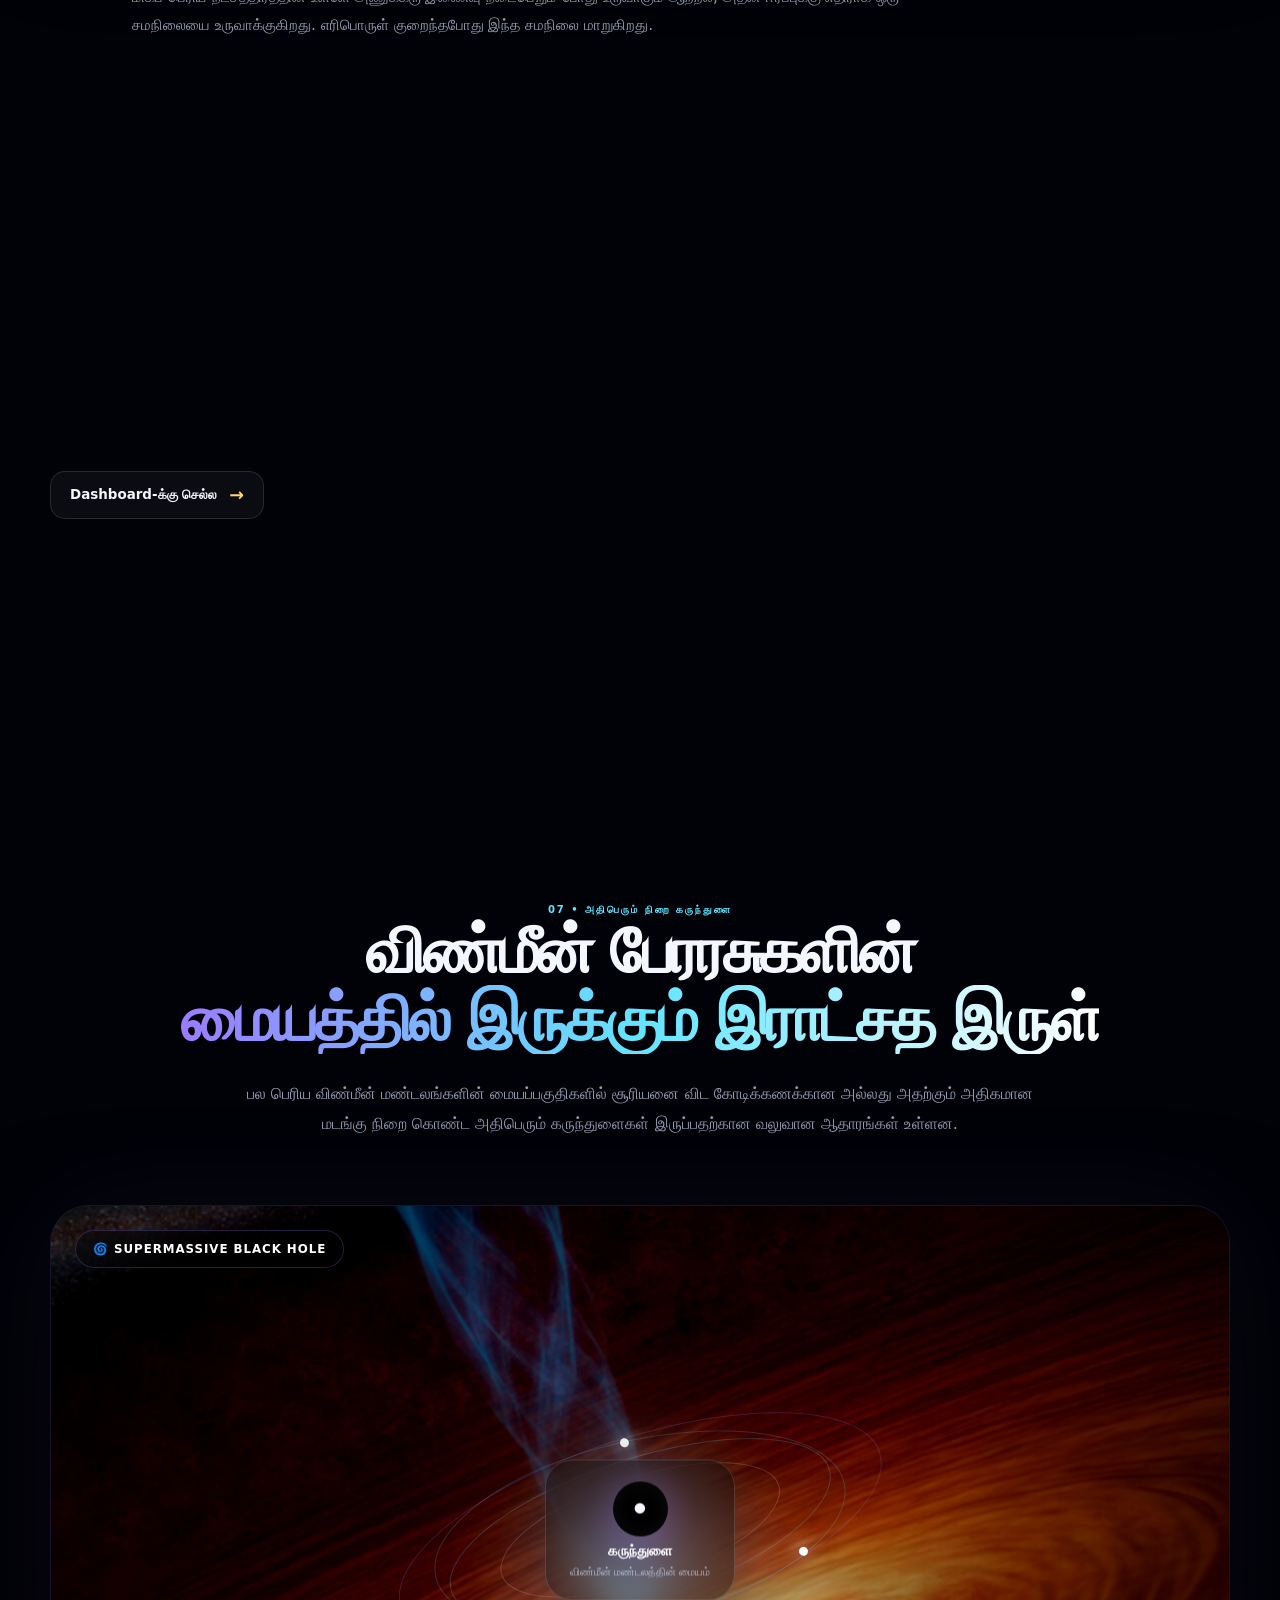
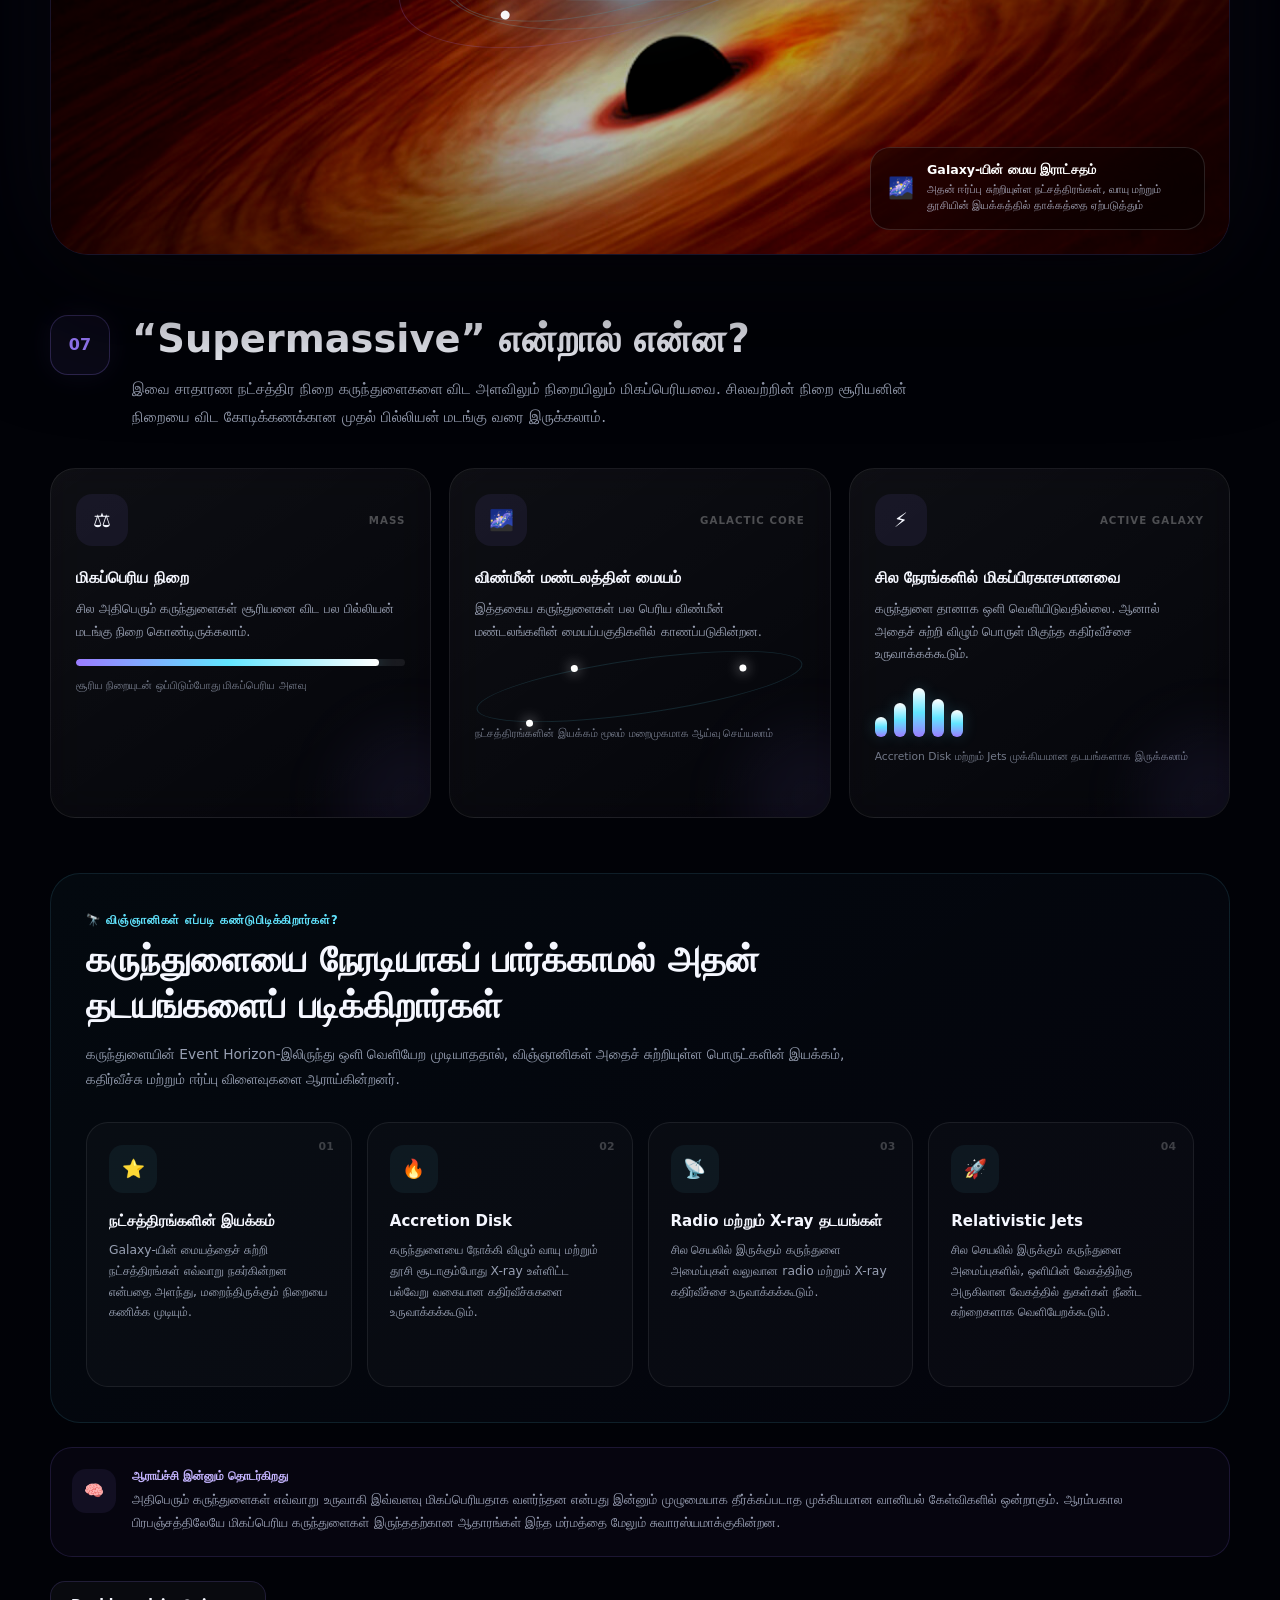
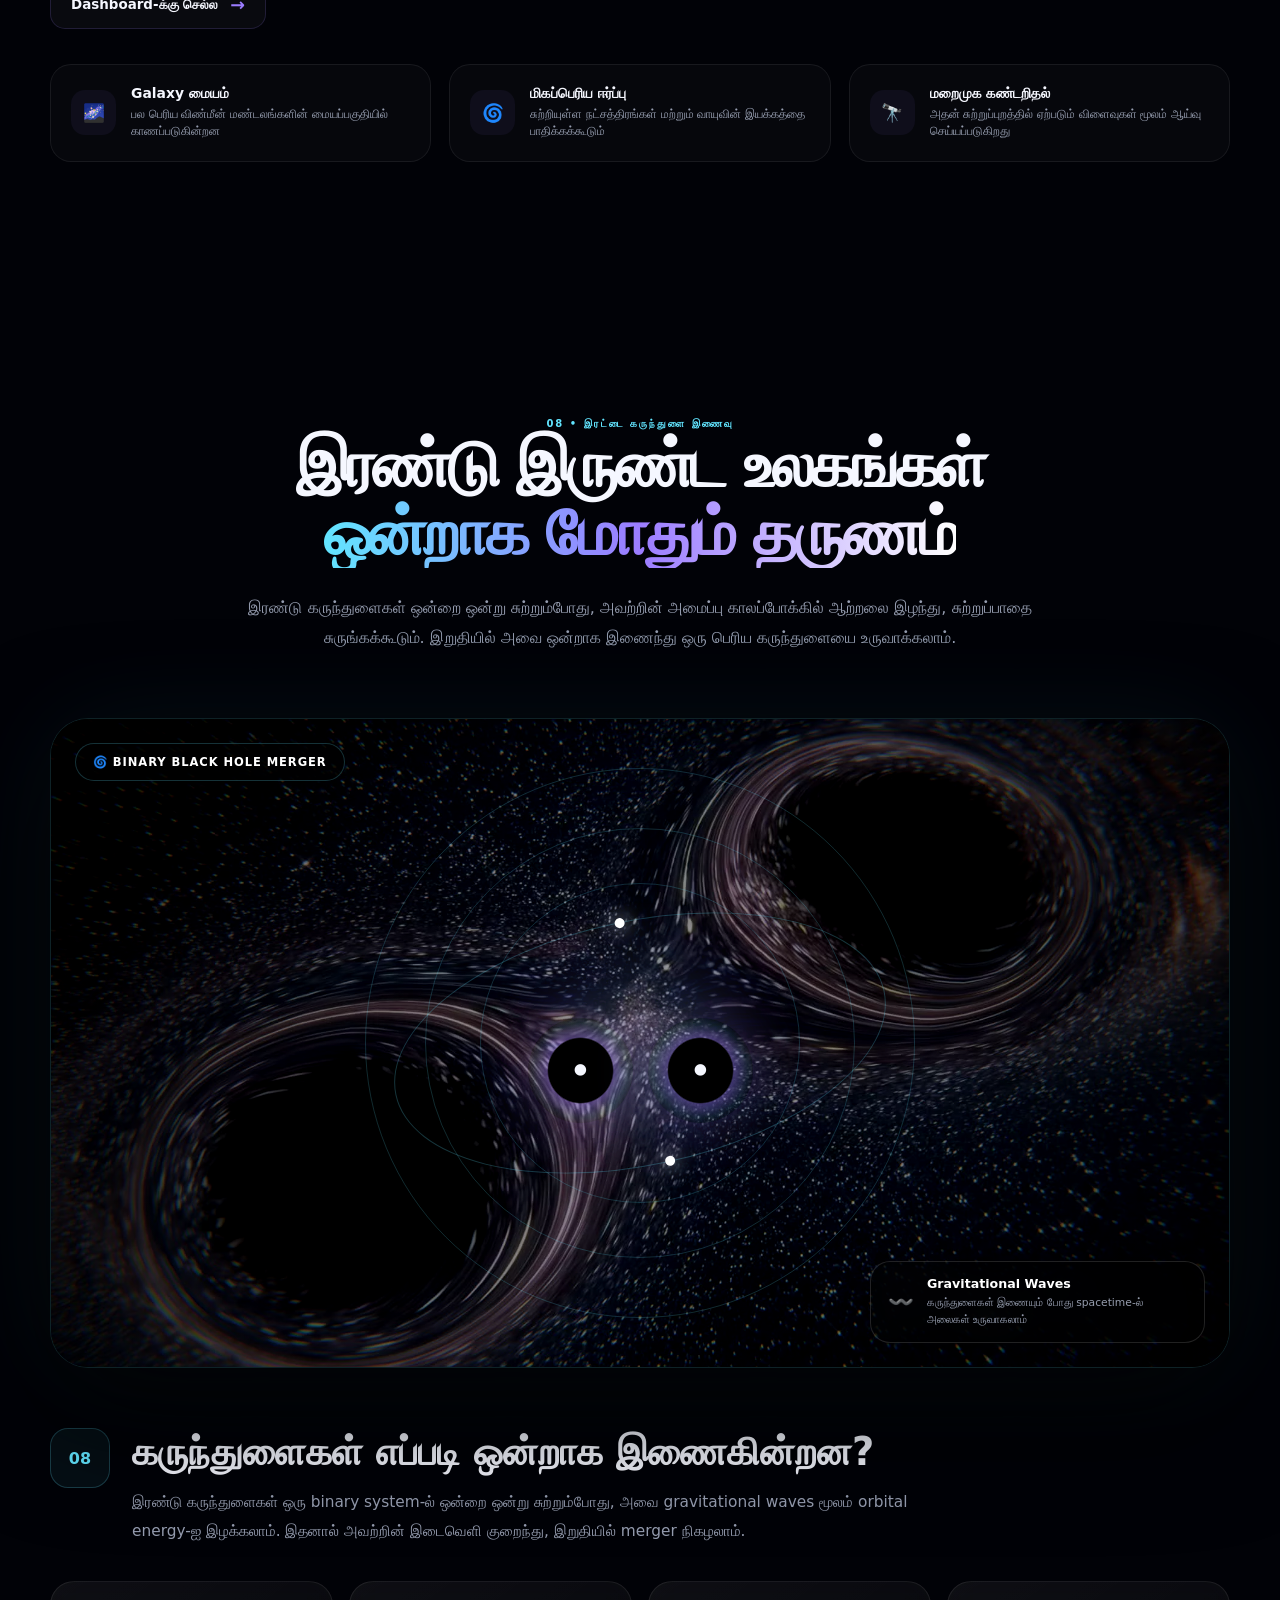
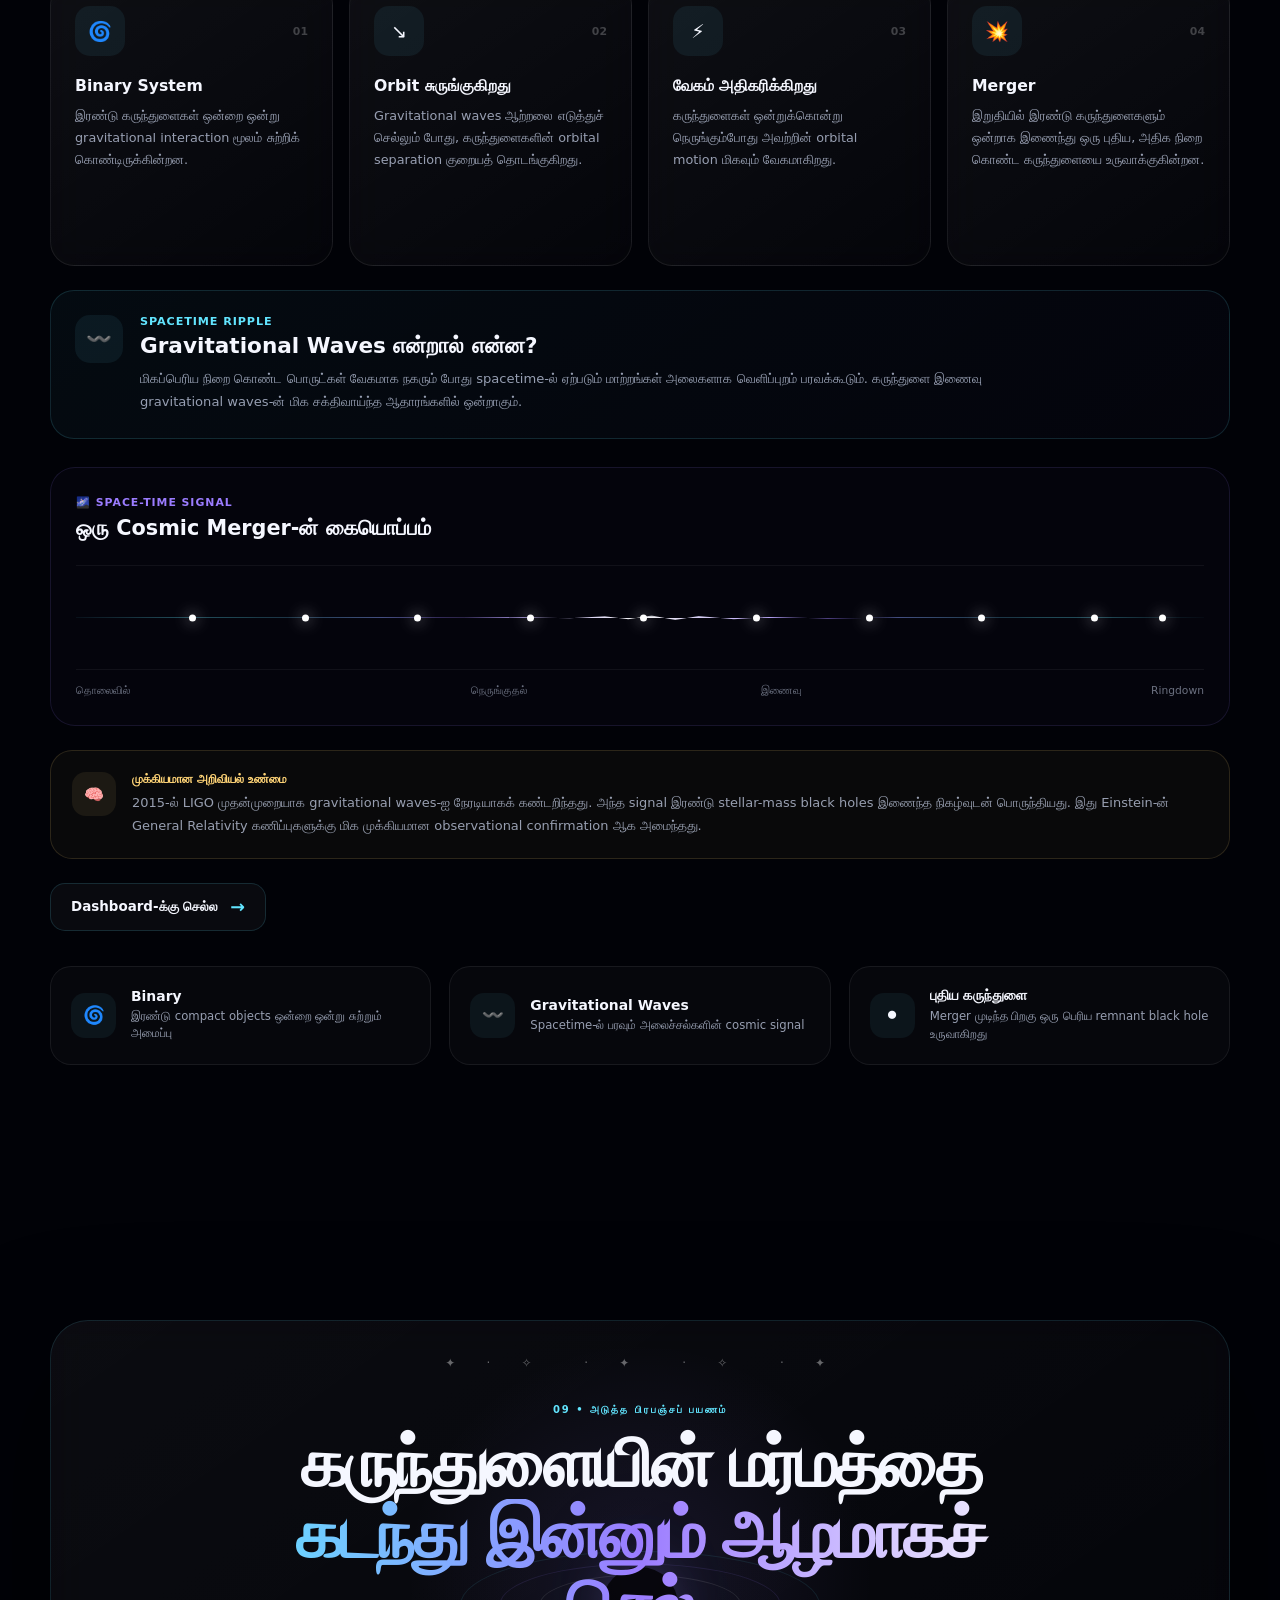
<file: blackhole.html>
<!DOCTYPE html>
<html lang="ta">

<head>

    <meta charset="UTF-8">

    <meta
        name="viewport"
        content="width=device-width, initial-scale=1.0"
    >

    <meta
        name="description"
        content="Explore the science, structure and mysteries of black holes."
    >

    <title>
        Black Hole Explorer | Digital Universe
    </title>

    <link
        rel="stylesheet"
        href="blackhole.css"
    >

</head>

<body>

    <!-- =========================================
         COSMIC BACKGROUND
    ========================================== -->

    <div class="blackhole-background">

        <div class="blackhole-stars"></div>

        <div class="blackhole-nebula blackhole-nebula-one"></div>

        <div class="blackhole-nebula blackhole-nebula-two"></div>

        <div class="blackhole-background-glow"></div>

    </div>


    <!-- =========================================
         HEADER
    ========================================== -->

    <header class="blackhole-header">

        <div class="blackhole-header-inner">

            <a
                href="index.html"
                class="blackhole-brand"
            >

                <span class="blackhole-brand-icon">
                    🕳️
                </span>

                <span>
                    Digital Universe
                </span>

            </a>


            <nav class="blackhole-nav">

                <a href="index.html">
                    Home
                </a>

                <a href="dashboard.html">
                    Dashboard
                </a>

                <a href="universe.html">
                    Universe
                </a>

                <a href="solarsystem.html">
                    Solar System
                </a>

            </nav>


            <a
                href="dashboard.html"
                class="blackhole-dashboard-button"
            >

                <span>📊</span>

                <span>
                    Dashboard
                </span>

            </a>

        </div>

    </header>


    <!-- =========================================
         MAIN CONTENT
    ========================================== -->

    <main>


        <!-- =========================================
             SECTION 01 — INTRODUCTION
        ========================================== -->

        <section
            class="blackhole-intro-section"
            id="blackhole-introduction"
        >

            <div class="blackhole-intro-container">


                <div class="blackhole-intro-content">

                    <div class="blackhole-eyebrow">

                        <span>
                            🌌
                        </span>

                        <span>
                            DIGITAL UNIVERSE • COSMIC EXPLORER
                        </span>

                    </div>


                    <h1 class="blackhole-main-title">

                        The Mystery of

                        <span>
                            Black Holes
                        </span>

                    </h1>


                    <p class="blackhole-intro-text">

                        பிரபஞ்சத்தில் இருக்கும் மிக மர்மமான
                        மற்றும் மிகவும் சக்திவாய்ந்த பொருட்களில்
                        ஒன்றான Black Hole-ஐ ஆராய்வோம்.

                        அதன் gravity மிகவும் வலிமையானது;
                        ஒரு குறிப்பிட்ட எல்லைக்குள் சென்ற
                        ஒளியாலும் கூட வெளியேற முடியாது.

                    </p>


                    <div class="blackhole-intro-actions">

                        <a
                            href="#blackhole-overview"
                            class="blackhole-primary-button"
                        >

                            <span>
                                Explore Black Hole
                            </span>

                            <span>
                                ↓
                            </span>

                        </a>


                        <a
                            href="dashboard.html"
                            class="blackhole-secondary-button"
                        >

                            <span>
                                📊
                            </span>

                            <span>
                                Dashboard
                            </span>

                        </a>

                    </div>


                    <!-- INTRO STATS -->

                    <div class="blackhole-intro-stats">

                        <div class="blackhole-stat">

                            <strong>
                                ∞
                            </strong>

                            <span>
                                Extreme Gravity
                            </span>

                        </div>


                        <div class="blackhole-stat">

                            <strong>
                                0
                            </strong>

                            <span>
                                Escaping Light*
                            </span>

                        </div>


                        <div class="blackhole-stat">

                            <strong>
                                4+
                            </strong>

                            <span>
                                Major Concepts
                            </span>

                        </div>

                    </div>

                </div>
                                <!-- =========================================
                     HERO BLACK HOLE VISUAL
                ========================================== -->

                <div class="blackhole-hero-visual">

                    <div class="blackhole-image-frame">

                        <img
                            src="assets/images/blackhole-main.jpg"
                            alt="Black hole with glowing accretion disk"
                            class="blackhole-main-image"
                        >

                        <div class="blackhole-image-overlay"></div>

                        <div class="blackhole-image-label">

                            <span class="blackhole-live-dot"></span>

                            <span>
                                BLACK HOLE VISUALIZATION
                            </span>

                        </div>

                    </div>


                    <!-- FLOATING INFORMATION -->

                    <div class="blackhole-floating-card blackhole-card-one">

                        <span>
                            🌀
                        </span>

                        <div>

                            <strong>
                                Extreme Gravity
                            </strong>

                            <small>
                                Space-time is strongly curved
                            </small>

                        </div>

                    </div>


                    <div class="blackhole-floating-card blackhole-card-two">

                        <span>
                            🌑
                        </span>

                        <div>

                            <strong>
                                Event Horizon
                            </strong>

                            <small>
                                The point of no return
                            </small>

                        </div>

                    </div>


                    <div class="blackhole-floating-card blackhole-card-three">

                        <span>
                            💫
                        </span>

                        <div>

                            <strong>
                                Accretion Disk
                            </strong>

                            <small>
                                Superheated orbiting matter
                            </small>

                        </div>

                    </div>

                </div>

            </div>

        </section>


        <!-- =========================================
             INTRODUCTION OVERVIEW
        ========================================== -->

        <section
            class="blackhole-overview-section"
            id="blackhole-overview"
        >

            <div class="blackhole-section-container">

                <div class="blackhole-section-heading">

                    <span class="blackhole-section-label">
                        01 • UNDERSTANDING THE BASICS
                    </span>

                    <h2>
                        Black Hole என்றால் என்ன?
                    </h2>

                    <p>
                        Black Hole என்பது மிகவும் அதிகமான
                        mass மிகச் சிறிய பகுதியில்
                        குவிந்திருக்கும் ஒரு cosmic object.
                        அதன் gravity space-time-ஐ
                        மிகவும் வலுவாக வளைத்து விடுகிறது.
                    </p>

                </div>


                <div class="blackhole-overview-grid">

                    <article class="blackhole-info-card">

                        <span class="blackhole-info-icon">
                            🌀
                        </span>

                        <h3>
                            Powerful Gravity
                        </h3>

                        <p>
                            Black Hole-ன் gravity அதன்
                            அருகிலுள்ள space மற்றும்
                            time-ஐ கூட குறிப்பிடத்தக்க
                            அளவில் பாதிக்கிறது.
                        </p>

                    </article>


                    <article class="blackhole-info-card">

                        <span class="blackhole-info-icon">
                            💡
                        </span>

                        <h3>
                            Light Can Be Trapped
                        </h3>

                        <p>
                            Event Horizon-க்குள் சென்ற
                            ஒளி வெளியேற முடியாத அளவுக்கு
                            gravitational effect வலிமையாகும்.
                        </p>

                    </article>


                    <article class="blackhole-info-card">

                        <span class="blackhole-info-icon">
                            🌌
                        </span>

                        <h3>
                            Space-Time
                        </h3>

                        <p>
                            Einstein-ன் General Relativity
                            மூலம் black holes-ன் gravity
                            மற்றும் space-time curvature-ஐ
                            புரிந்துகொள்ள முடியும்.
                        </p>

                    </article>

                </div>


                <div class="blackhole-science-note">

                    <span>
                        💡
                    </span>

                    <p>
                        <strong>Science Note:</strong>
                        Black Hole என்பது ஒரு cosmic vacuum
                        cleaner போல எல்லாவற்றையும் தூரத்திலிருந்து
                        இழுக்கும் பொருள் அல்ல. அதே mass கொண்ட
                        வேறு ஒரு object-ஐப் போலவே அதன் தொலைவில்
                        இருக்கும் gravitational influence இருக்கும்.
                    </p>

                </div>

            </div>

        </section>
                <!-- =========================================
             SECTION 02 — EVENT HORIZON
        ========================================== -->

        <section
            class="blackhole-event-section"
            id="event-horizon"
        >

            <div class="blackhole-event-container">

                <div class="blackhole-event-heading">

                    <span class="blackhole-section-label">
                        02 • EVENT HORIZON
                    </span>

                    <h2>
                        Point of
                        <span>No Return</span>
                    </h2>

                    <p>
                        Black Hole-ன் மிக முக்கியமான
                        பகுதிகளில் ஒன்று Event Horizon.
                        இது ஒரு physical surface அல்ல;
                        ஒரு boundary — அதைத் தாண்டிய
                        பிறகு வெளியேறுவது சாத்தியமில்லை.
                    </p>

                </div>


                <div class="blackhole-event-layout">

                    <!-- IMAGE -->

                    <div class="blackhole-event-image-wrap">

                        <div class="blackhole-event-image-frame">

                            <img
                                src="assets/images/blackhole-event-horizon.jpg"
                                alt="Black hole event horizon visualization"
                                class="blackhole-event-image"
                            >

                            <div class="blackhole-event-image-shade"></div>

                            <div class="blackhole-event-image-tag">
                                🌑 EVENT HORIZON
                            </div>

                        </div>

                    </div>


                    <!-- CONTENT -->

                    <div class="blackhole-event-content">

                        <div class="blackhole-event-number">
                            02
                        </div>

                        <h3>
                            எல்லையைத் தாண்டினால்
                            என்ன நடக்கும்?
                        </h3>

                        <p>
                            Event Horizon என்பது Black Hole-ஐச்
                            சுற்றியுள்ள ஒரு முக்கியமான boundary.
                            அந்த எல்லைக்குள் சென்ற பொருளிலிருந்து
                            வெளியே வரும் பாதைகள் அனைத்தும்
                            Black Hole-ன் interior-ஐ நோக்கியே
                            செல்கின்றன.
                        </p>

                        <p>
                            அதனால் வெளியில் இருக்கும்
                            observer-க்கு அந்த object மீண்டும்
                            வெளியே வர முடியாது.
                        </p>
                                                <div class="blackhole-event-points">

                            <div class="blackhole-event-point">

                                <span>
                                    01
                                </span>

                                <div>

                                    <strong>
                                        இது ஒரு சுவர் அல்ல
                                    </strong>

                                    <p>
                                        Event Horizon-ஐ ஒரு
                                        solid surface என்று
                                        நினைக்கக்கூடாது.
                                    </p>

                                </div>

                            </div>


                            <div class="blackhole-event-point">

                                <span>
                                    02
                                </span>

                                <div>

                                    <strong>
                                        Light கூட தப்ப முடியாது
                                    </strong>

                                    <p>
                                        இந்த boundary-க்குள்
                                        சென்ற ஒளி வெளியே
                                        செல்ல முடியாது.
                                    </p>

                                </div>

                            </div>


                            <div class="blackhole-event-point">

                                <span>
                                    03
                                </span>

                                <div>

                                    <strong>
                                        Size depends on mass
                                    </strong>

                                    <p>
                                        Black Hole-ன் mass
                                        அதிகரிக்கும்போது அதன்
                                        Event Horizon-ன் அளவும்
                                        அதிகரிக்கிறது.
                                    </p>

                                </div>

                            </div>

                        </div>


                        <!-- DASHBOARD BUTTON -->

                        <a
                            href="dashboard.html"
                            class="blackhole-event-dashboard"
                        >

                            <span class="blackhole-event-dashboard-icon">
                                📊
                            </span>

                            <span>
                                <strong>
                                    Go to Dashboard
                                </strong>

                                <small>
                                    Continue your learning journey
                                </small>
                            </span>

                            <span class="blackhole-event-arrow">
                                →
                            </span>

                        </a>

                    </div>

                </div>


                <!-- SCIENCE CALLOUT -->

                <div class="blackhole-event-callout">

                    <div class="blackhole-event-callout-icon">
                        💡
                    </div>

                    <div>

                        <strong>
                            ஒரு முக்கியமான விஷயம்
                        </strong>

                        <p>
                            Event Horizon-ன் அருகில்
                            gravitational effects மிகவும்
                            வலுவாக இருக்கலாம். ஆனால்
                            Event Horizon என்பது Black Hole-ன்
                            physical surface அல்ல.
                        </p>

                    </div>

                </div>

            </div>

        </section>
        <!-- =========================================================
     SECTION 03 — ACCRETION DISK
     ========================================================= -->

<section class="blackhole-accretion-section" id="accretion-disk">

    <div class="blackhole-accretion-container">

        <!-- தலைப்பு -->

        <div class="blackhole-accretion-heading">

            <span class="blackhole-section-label">
                03 • சேர்க்கை வட்டு
            </span>

            <h2>
                கருந்துளையைச் சுற்றும்
                <span>பிரபஞ்ச சுழல்</span>
            </h2>

            <p>
                கருந்துளையைச் சுற்றி வாயு, தூசி மற்றும் பிற பொருட்கள்
                மிக வேகமாகச் சுழன்று கொண்டிருக்கும் பகுதியே
                <strong>Accretion Disk</strong> எனப்படும் சேர்க்கை வட்டு.
            </p>

        </div>


        <!-- முக்கிய பகுதி -->

        <div class="blackhole-accretion-layout">

            <!-- படம் -->

            <div class="blackhole-accretion-visual">

                <div class="blackhole-accretion-image-frame">

                    <img
                        src="assets/images/blackhole-accretion-disk.jpg"
                        alt="கருந்துளையைச் சுற்றியுள்ள சேர்க்கை வட்டு"
                        class="blackhole-accretion-image"
                    >

                    <div class="blackhole-accretion-image-glow"></div>

                    <div class="blackhole-accretion-image-label">
                        🌀 சேர்க்கை வட்டு
                    </div>

                    <div class="blackhole-accretion-orbit orbit-one"></div>
                    <div class="blackhole-accretion-orbit orbit-two"></div>
                    <div class="blackhole-accretion-orbit orbit-three"></div>

                </div>

            </div>


            <!-- விளக்கம் -->

            <div class="blackhole-accretion-content">

                <div class="blackhole-accretion-number">
                    03
                </div>

                <h3>
                    கருந்துளை ஏன் இவ்வளவு பிரகாசமாகத் தெரிகிறது?
                </h3>

                <p>
                    கருந்துளை தானாகவே ஒளியை வெளியிடாது.
                    ஆனால் அதன் அருகில் இருக்கும் பொருட்கள்
                    மிக வேகமாகச் சுழன்று கருந்துளையை நோக்கி
                    விழும்போது அவை மிக அதிகமாக சூடாகின்றன.
                </p>

                <p>
                    இந்த சூடான வாயு மற்றும் தூசி
                    மின்காந்த கதிர்வீச்சை வெளியிடுவதால்,
                    கருந்துளையைச் சுற்றியுள்ள பகுதி
                    மிகவும் பிரகாசமாகத் தோன்றலாம்.
                </p>


                <!-- முக்கிய கருத்து அட்டைகள் -->

                <div class="blackhole-accretion-points">

                    <div class="blackhole-accretion-point">

                        <div class="blackhole-accretion-point-icon">
                            🌀
                        </div>

                        <div>
                            <h4>பொருள் சுழல்கிறது</h4>

                            <p>
                                வாயு மற்றும் தூசி கருந்துளையைச்
                                சுற்றி வேகமாகச் சுழல்கின்றன.
                            </p>
                        </div>

                    </div>


                    <div class="blackhole-accretion-point">

                        <div class="blackhole-accretion-point-icon">
                            🔥
                        </div>

                        <div>
                            <h4>மிக அதிக வெப்பம்</h4>

                            <p>
                                சுழற்சி மற்றும் உராய்வு போன்ற
                                செயல்களால் பொருள் அதிகமாக சூடாகிறது.
                            </p>
                        </div>

                    </div>


                    <div class="blackhole-accretion-point">

                        <div class="blackhole-accretion-point-icon">
                            ✨
                        </div>

                        <div>
                            <h4>கதிர்வீச்சு உருவாகிறது</h4>

                            <p>
                                சூடான பொருள் பல்வேறு வகையான
                                மின்காந்த கதிர்வீச்சை வெளியிடுகிறது.
                            </p>
                        </div>

                    </div>

                </div>
                                <!-- அறிவியல் தகவல் -->

                <div class="blackhole-accretion-fact">

                    <div class="blackhole-accretion-fact-icon">
                        💡
                    </div>

                    <div>

                        <span>
                            அறிவியல் குறிப்பு
                        </span>

                        <p>
                            Accretion Disk-ன் வெப்பநிலை மற்றும்
                            ஒளிர்வு அதன் அமைப்பு, வேகம் மற்றும்
                            கருந்துளைக்கு அருகிலுள்ள சூழ்நிலைகளைப்
                            பொறுத்து மாறுபடும்.
                        </p>

                    </div>

                </div>


                <!-- Dashboard -->

                <a
                    href="dashboard.html"
                    class="blackhole-accretion-dashboard"
                >
                    <span>Dashboard-க்கு செல்ல</span>
                    <strong>→</strong>
                </a>

            </div>

        </div>


        <!-- கீழ் தகவல் பகுதி -->

        <div class="blackhole-accretion-bottom">

            <div class="blackhole-accretion-mini-card">

                <span class="mini-card-icon">
                    🌌
                </span>

                <div>
                    <strong>
                        கருந்துளை
                    </strong>

                    <p>
                        மையத்தில் இருக்கும் மிக வலுவான ஈர்ப்பு பகுதி
                    </p>
                </div>

            </div>


            <div class="blackhole-accretion-mini-card">

                <span class="mini-card-icon">
                    💫
                </span>

                <div>
                    <strong>
                        சுழலும் பொருள்
                    </strong>

                    <p>
                        கருந்துளையைச் சுற்றி வேகமாகச் சுழலும் பொருட்கள்
                    </p>
                </div>

            </div>


            <div class="blackhole-accretion-mini-card">

                <span class="mini-card-icon">
                    🔥
                </span>

                <div>
                    <strong>
                        பிரகாசமான பகுதி
                    </strong>

                    <p>
                        சூடான பொருட்களால் உருவாகும் கதிர்வீச்சு
                    </p>
                </div>

            </div>

        </div>

    </div>

</section>
<!-- =========================================================
     SECTION 04 — GRAVITATIONAL LENSING
     ========================================================= -->

<section
    class="blackhole-lensing-section"
    id="gravitational-lensing"
>

    <div class="blackhole-lensing-container">

        <!-- தலைப்பு -->

        <div class="blackhole-lensing-heading">

            <span class="blackhole-section-label">
                04 • ஈர்ப்பு ஒளிவளைவு
            </span>

            <h2>
                ஒளியையே
                <span>வளைத்திடும் ஈர்ப்பு</span>
            </h2>

            <p>
                மிகப் பெரிய நிறை கொண்ட கருந்துளை தனது சுற்றுப்புற
                கால-வெளியை வலுவாக வளைப்பதால், அதற்கு அருகில்
                செல்லும் ஒளியின் பாதையும் வளைந்து செல்லும்.
            </p>

        </div>


        <!-- முக்கிய காட்சி -->

        <div class="blackhole-lensing-hero">

            <div class="blackhole-lensing-image-frame">

                <img
                    src="assets/images/blackhole-gravitational-lensing.jpg"
                    alt="கருந்துளையால் ஒளி வளைந்து செல்லும் காட்சி"
                    class="blackhole-lensing-image"
                >

                <div class="blackhole-lensing-overlay"></div>

                <div class="blackhole-lensing-label">
                    🔭 ஈர்ப்பு ஒளிவளைவு
                </div>


                <!-- ஒளிப் பாதை அலங்காரம் -->

                <div class="blackhole-light-path path-one"></div>
                <div class="blackhole-light-path path-two"></div>
                <div class="blackhole-light-path path-three"></div>


                <!-- மையக் குறிப்பு -->

                <div class="blackhole-lensing-center-note">

                    <span>⚫</span>

                    <strong>
                        கருந்துளை
                    </strong>

                    <small>
                        வளைந்த கால-வெளி
                    </small>

                </div>

            </div>

        </div>


        <!-- விளக்கப் பகுதி -->

        <div class="blackhole-lensing-content">

            <div class="blackhole-lensing-intro">

                <div class="blackhole-lensing-number">
                    04
                </div>

                <div>

                    <h3>
                        கருந்துளை ஒரு
                        இயற்கை தொலைநோக்கி போல செயல்படுமா?
                    </h3>

                    <p>
                        ஆம் — சில சூழ்நிலைகளில் ஈர்ப்பு ஒளிவளைவு
                        தொலைவில் இருக்கும் பொருட்களின் ஒளியை
                        வளைத்து, அவற்றை நமக்கு வேறுபட்ட
                        வடிவத்திலும் நிலையில் இருப்பது போலக் காட்டலாம்.
                    </p>

                </div>

            </div>
                        <!-- மூன்று முக்கிய கருத்துகள் -->

            <div class="blackhole-lensing-cards">

                <!-- அட்டை 1 -->

                <article class="blackhole-lensing-card">

                    <div class="blackhole-lensing-card-icon">
                        🌌
                    </div>

                    <span class="blackhole-lensing-card-index">
                        01
                    </span>

                    <h4>
                        கால-வெளி வளைவு
                    </h4>

                    <p>
                        அதிக நிறை கொண்ட பொருட்கள் அவற்றைச்
                        சுற்றியுள்ள கால-வெளியின் வடிவத்தை
                        மாற்றுகின்றன.
                    </p>

                </article>


                <!-- அட்டை 2 -->

                <article class="blackhole-lensing-card">

                    <div class="blackhole-lensing-card-icon">
                        💡
                    </div>

                    <span class="blackhole-lensing-card-index">
                        02
                    </span>

                    <h4>
                        ஒளியின் பாதை மாறுகிறது
                    </h4>

                    <p>
                        கருந்துளைக்கு அருகில் செல்லும் ஒளி,
                        வளைந்த கால-வெளியைப் பின்பற்றி
                        தனது பாதையை மாற்றுகிறது.
                    </p>

                </article>


                <!-- அட்டை 3 -->

                <article class="blackhole-lensing-card">

                    <div class="blackhole-lensing-card-icon">
                        🔭
                    </div>

                    <span class="blackhole-lensing-card-index">
                        03
                    </span>

                    <h4>
                        தொலைதூர பொருட்களைப் பார்க்க உதவும்
                    </h4>

                    <p>
                        ஈர்ப்பு ஒளிவளைவு மூலம் தொலைவில் இருக்கும்
                        விண்மீன்கள் மற்றும் விண்மீன் திரள்களின்
                        ஒளியை ஆய்வு செய்ய முடியும்.
                    </p>

                </article>

            </div>


            <!-- அறிவியல் குறிப்பு -->

            <div class="blackhole-lensing-fact">

                <div class="blackhole-lensing-fact-icon">
                    🧠
                </div>

                <div>

                    <span>
                        முக்கியமான அறிவியல் கருத்து
                    </span>

                    <p>
                        ஒளி தனது வேகத்தை மாற்றிக்கொள்வதால்
                        வளைவது அல்ல. கருந்துளையின் ஈர்ப்பு காரணமாக
                        கால-வெளியே வளைந்திருப்பதால், ஒளி அந்த
                        வளைந்த பாதையைப் பின்பற்றுகிறது.
                    </p>

                </div>

            </div>


            <!-- Dashboard -->

            <a
                href="dashboard.html"
                class="blackhole-lensing-dashboard"
            >

                <span>
                    Dashboard-க்கு செல்ல
                </span>

                <strong>
                    →
                </strong>

            </a>

        </div>


        <!-- கீழ் அறிவியல் வரிசை -->

        <div class="blackhole-lensing-bottom">

            <div class="blackhole-lensing-stat">

                <span>01</span>

                <strong>
                    ஈர்ப்பு
                </strong>

                <p>
                    கால-வெளியை வளைத்தல்
                </p>

            </div>


            <div class="blackhole-lensing-stat">

                <span>02</span>

                <strong>
                    ஒளி
                </strong>

                <p>
                    வளைந்த பாதையில் பயணித்தல்
                </p>

            </div>


            <div class="blackhole-lensing-stat">

                <span>03</span>

                <strong>
                    பார்வை
                </strong>

                <p>
                    தொலைதூர பொருட்களை ஆய்வு செய்தல்
                </p>

            </div>

        </div>

    </div>

</section>
<!-- =========================================================
     SECTION 05 — RELATIVISTIC JETS
     ========================================================= -->

<section
    class="blackhole-jets-section"
    id="relativistic-jets"
>

    <div class="blackhole-jets-container">

        <!-- தலைப்பு -->

        <div class="blackhole-jets-heading">

            <span class="blackhole-section-label">
                05 • சார்பியல் துகள்க் கற்றைகள்
            </span>

            <h2>
                கருந்துளையின் அருகிலிருந்து
                <span>விண்வெளியைத் துளைக்கும் கற்றைகள்</span>
            </h2>

            <p>
                சில கருந்துளை அமைப்புகளில், கருந்துளையின் அருகிலுள்ள
                பொருளிலிருந்து மிக வேகமாக வெளியேறும் மின்னூட்டம் கொண்ட
                துகள்களின் குறுகிய கற்றைகள் உருவாகின்றன.
            </p>

        </div>


        <!-- முக்கிய காட்சி -->

        <div class="blackhole-jets-hero">

            <div class="blackhole-jets-image-frame">

                <img
                    src="assets/images/blackhole-jets.jpg"
                    alt="கருந்துளை மற்றும் அதனைச் சுற்றியுள்ள துகள்க் கற்றைகள்"
                    class="blackhole-jets-image"
                >

                <div class="blackhole-jets-image-overlay"></div>


                <!-- மேல் தகவல் -->

                <div class="blackhole-jets-top-badge">
                    ⚡ சார்பியல் கற்றைகள்
                </div>


                <!-- கற்றை குறியீடுகள் -->

                <div class="blackhole-jet-beam jet-beam-top">
                    <span></span>
                </div>

                <div class="blackhole-jet-beam jet-beam-bottom">
                    <span></span>
                </div>


                <!-- மையக் குறிப்பு -->

                <div class="blackhole-jets-center">

                    <div class="blackhole-jets-center-core">
                        ⚫
                    </div>

                    <strong>
                        கருந்துளை அமைப்பு
                    </strong>

                    <small>
                        மையப் பகுதி
                    </small>

                </div>


                <!-- கீழ் குறிப்பு -->

                <div class="blackhole-jets-image-caption">

                    <span>
                        🌌
                    </span>

                    <div>
                        <strong>
                            மிக வேகமான துகள்கள்
                        </strong>

                        <small>
                            கருந்துளையின் துருவப் பகுதிகளின்
                            திசையில் வெளியேறக்கூடும்
                        </small>
                    </div>

                </div>

            </div>

        </div>


        <!-- விளக்கப் பகுதி -->

        <div class="blackhole-jets-content">

            <div class="blackhole-jets-title-row">

                <div class="blackhole-jets-number">
                    05
                </div>

                <div>

                    <h3>
                        இந்த கற்றைகள் எங்கிருந்து வருகின்றன?
                    </h3>

                    <p>
                        கருந்துளையின் Event Horizon-ஐத் தாண்டி
                        பொருள் வெளியேறுவதில்லை. அதற்கு பதிலாக,
                        கருந்துளையைச் சுற்றியுள்ள சூடான பொருள்,
                        காந்தப்புலங்கள் மற்றும் வேகமான துகள்கள்
                        இணைந்து சில சூழ்நிலைகளில் கற்றைகளை உருவாக்குகின்றன.
                    </p>

                </div>

            </div>
                        <!-- மூன்று முக்கிய நிலைகள் -->

            <div class="blackhole-jets-process">

                <!-- நிலை 01 -->

                <article class="blackhole-jets-process-card">

                    <div class="blackhole-jets-process-top">

                        <span class="blackhole-jets-process-icon">
                            🌀
                        </span>

                        <span class="blackhole-jets-process-number">
                            01
                        </span>

                    </div>

                    <h4>
                        பொருள் சேர்கிறது
                    </h4>

                    <p>
                        வாயு மற்றும் பிற பொருட்கள் கருந்துளையைச்
                        சுற்றியுள்ள சேர்க்கை வட்டில் திரள்கின்றன.
                    </p>

                </article>


                <!-- நிலை 02 -->

                <article class="blackhole-jets-process-card">

                    <div class="blackhole-jets-process-top">

                        <span class="blackhole-jets-process-icon">
                            🧲
                        </span>

                        <span class="blackhole-jets-process-number">
                            02
                        </span>

                    </div>

                    <h4>
                        காந்தப்புலங்கள் செயல்படுகின்றன
                    </h4>

                    <p>
                        கருந்துளையைச் சுற்றியுள்ள சுழலும் பிளாஸ்மா
                        வலுவான காந்தப்புலங்களுடன் தொடர்பு கொண்டு
                        துகள்களின் இயக்கத்தை பாதிக்கிறது.
                    </p>

                </article>


                <!-- நிலை 03 -->

                <article class="blackhole-jets-process-card">

                    <div class="blackhole-jets-process-top">

                        <span class="blackhole-jets-process-icon">
                            ⚡
                        </span>

                        <span class="blackhole-jets-process-number">
                            03
                        </span>

                    </div>

                    <h4>
                        துகள்கள் வேகமாக வெளியேறுகின்றன
                    </h4>

                    <p>
                        சில அமைப்புகளில் துகள்கள் மிக அதிக வேகத்தில்
                        இரண்டு எதிர்த் திசைகளிலும் நீண்ட கற்றைகளாக
                        வெளியேறலாம்.
                    </p>

                </article>

            </div>


            <!-- அறிவியல் உண்மை -->

            <div class="blackhole-jets-fact">

                <div class="blackhole-jets-fact-icon">
                    🧠
                </div>

                <div>

                    <span>
                        முக்கியமான அறிவியல் உண்மை
                    </span>

                    <p>
                        இந்த சார்பியல் கற்றைகள் கருந்துளையின்
                        உள்ளிருந்து வெளியே வரும் பொருட்கள் அல்ல.
                        அவை பொதுவாக Event Horizon-க்கு வெளியே,
                        கருந்துளையைச் சுற்றியுள்ள சூடான பிளாஸ்மா
                        மற்றும் காந்தப்புலங்களுடன் தொடர்புடைய செயல்முறைகளால்
                        உருவாகின்றன.
                    </p>

                </div>

            </div>


            <!-- Dashboard -->

            <a
                href="dashboard.html"
                class="blackhole-jets-dashboard"
            >

                <span>
                    Dashboard-க்கு செல்ல
                </span>

                <strong>
                    →
                </strong>

            </a>

        </div>


        <!-- கீழ் தகவல் -->

        <div class="blackhole-jets-bottom">

            <div class="blackhole-jets-info-card">

                <span>
                    ⚡
                </span>

                <div>

                    <strong>
                        மிக அதிக வேகம்
                    </strong>

                    <p>
                        ஒளியின் வேகத்திற்கு மிக அருகிலான
                        வேகங்களை அடையக்கூடிய துகள்கள்
                    </p>

                </div>

            </div>


            <div class="blackhole-jets-info-card">

                <span>
                    🧲
                </span>

                <div>

                    <strong>
                        காந்தப்புலம்
                    </strong>

                    <p>
                        கற்றைகள் உருவாவதில் முக்கிய பங்கு
                        வகிக்கக்கூடியது
                    </p>

                </div>

            </div>


            <div class="blackhole-jets-info-card">

                <span>
                    🌌
                </span>

                <div>

                    <strong>
                        மிக நீண்ட பயணம்
                    </strong>

                    <p>
                        சில கற்றைகள் கருந்துளையின் சுற்றுப்புறத்தைத்
                        தாண்டி மிகப் பெரிய தொலைவுகளுக்கு நீளலாம்
                    </p>

                </div>

            </div>

        </div>

    </div>

</section>
<!-- =========================================================
     SECTION 06 — STELLAR-MASS BLACK HOLE
     ========================================================= -->

<section
    class="blackhole-stellar-section"
    id="stellar-blackhole"
>

    <div class="blackhole-stellar-container">

        <!-- தலைப்பு -->

        <div class="blackhole-stellar-heading">

            <span class="blackhole-section-label">
                06 • நட்சத்திர நிறை கருந்துளை
            </span>

            <h2>
                ஒரு நட்சத்திரத்தின்
                <span>முடிவில் பிறக்கும் இருள்</span>
            </h2>

            <p>
                மிகப் பெரிய நிறை கொண்ட ஒரு நட்சத்திரம் தனது
                வாழ்க்கையின் இறுதியில் எரிபொருளை இழந்தபோது,
                அதன் மையப்பகுதி ஈர்ப்பின் கீழ் சுருங்கி,
                சில சூழ்நிலைகளில் கருந்துளையாக மாறக்கூடும்.
            </p>

        </div>


        <!-- முக்கிய காட்சி -->

        <div class="blackhole-stellar-hero">

            <div class="blackhole-stellar-image-frame">

                <img
                    src="assets/images/stellar-blackhole.jpg"
                    alt="நட்சத்திர நிறை கருந்துளையின் கலைப்படைப்பு"
                    class="blackhole-stellar-image"
                >

                <div class="blackhole-stellar-overlay"></div>


                <!-- மேல் அடையாளம் -->

                <div class="blackhole-stellar-badge">
                    ⭐ நட்சத்திர நிறை கருந்துளை
                </div>


                <!-- மைய ஒளி -->

                <div class="blackhole-stellar-core-glow"></div>


                <!-- நட்சத்திரப் பாதை -->

                <div class="blackhole-stellar-orbit">

                    <div class="blackhole-stellar-orbit-dot"></div>

                </div>


                <!-- மையக் குறிப்பு -->

                <div class="blackhole-stellar-center">

                    <span>
                        ⚫
                    </span>

                    <strong>
                        கருந்துளை
                    </strong>

                    <small>
                        நட்சத்திரத்தின் சுருங்கிய மையம்
                    </small>

                </div>


                <!-- கீழ் தகவல் -->

                <div class="blackhole-stellar-caption">

                    <span>
                        🌟
                    </span>

                    <div>

                        <strong>
                            மிகப் பெரிய நட்சத்திரத்தின் முடிவு
                        </strong>

                        <small>
                            சில பெரிய நட்சத்திரங்களின் இறுதி
                            பரிணாம நிலையிலிருந்து உருவாகலாம்
                        </small>

                    </div>

                </div>

            </div>

        </div>


        <!-- விளக்கப் பகுதி -->

        <div class="blackhole-stellar-content">

            <div class="blackhole-stellar-intro">

                <div class="blackhole-stellar-number">
                    06
                </div>

                <div>

                    <h3>
                        நட்சத்திரம் எப்படி கருந்துளையாக மாறுகிறது?
                    </h3>

                    <p>
                        மிகப் பெரிய நட்சத்திரத்தின் உள்ளே அணுக்கரு
                        இணைவு நடைபெறும் போது உருவாகும் ஆற்றல்,
                        அதன் ஈர்ப்புக்கு எதிராக ஒரு சமநிலையை
                        உருவாக்குகிறது. எரிபொருள் குறைந்தபோது
                        இந்த சமநிலை மாறுகிறது.
                    </p>

                </div>

            </div>
                        <!-- நட்சத்திர வாழ்க்கைச் சுழற்சி -->

            <div class="blackhole-stellar-timeline">

                <!-- படி 01 -->

                <article class="blackhole-stellar-step">

                    <div class="blackhole-stellar-step-number">
                        01
                    </div>

                    <div class="blackhole-stellar-step-icon">
                        ☀️
                    </div>

                    <h4>
                        மிகப் பெரிய நட்சத்திரம்
                    </h4>

                    <p>
                        தனது மையத்தில் அணுக்கரு இணைவு மூலம்
                        ஆற்றலை உருவாக்குகிறது.
                    </p>

                </article>


                <!-- படி 02 -->

                <article class="blackhole-stellar-step">

                    <div class="blackhole-stellar-step-number">
                        02
                    </div>

                    <div class="blackhole-stellar-step-icon">
                        🔥
                    </div>

                    <h4>
                        எரிபொருள் குறைகிறது
                    </h4>

                    <p>
                        காலப்போக்கில் நட்சத்திரத்தின் மையத்தில்
                        நடைபெறும் ஆற்றல் உருவாக்கும் செயல்முறைகள்
                        மாறுகின்றன.
                    </p>

                </article>


                <!-- படி 03 -->

                <article class="blackhole-stellar-step">

                    <div class="blackhole-stellar-step-number">
                        03
                    </div>

                    <div class="blackhole-stellar-step-icon">
                        💥
                    </div>

                    <h4>
                        நட்சத்திர வெடிப்பு
                    </h4>

                    <p>
                        சில மிகப்பெரிய நட்சத்திரங்கள் தங்கள்
                        வாழ்க்கையின் இறுதியில் மிகப்பெரிய
                        வெடிப்பு நிகழ்வை சந்திக்கலாம்.
                    </p>

                </article>


                <!-- படி 04 -->

                <article class="blackhole-stellar-step">

                    <div class="blackhole-stellar-step-number">
                        04
                    </div>

                    <div class="blackhole-stellar-step-icon">
                        🕳️
                    </div>

                    <h4>
                        கருந்துளை உருவாகலாம்
                    </h4>

                    <p>
                        மீதமுள்ள மையப்பகுதி போதுமான நிறை கொண்டிருந்தால்,
                        அது தொடர்ந்து சுருங்கி கருந்துளையாக மாறக்கூடும்.
                    </p>

                </article>

            </div>


            <!-- முக்கிய அறிவியல் உண்மை -->

            <div class="blackhole-stellar-fact">

                <div class="blackhole-stellar-fact-icon">
                    🧠
                </div>

                <div>

                    <span>
                        முக்கியமான அறிவியல் உண்மை
                    </span>

                    <p>
                        ஒவ்வொரு பெரிய நட்சத்திரமும் கருந்துளையாக
                        மாறாது. அதன் இறுதி நிலை அதன் ஆரம்ப நிறை,
                        நிறை இழப்பு மற்றும் இறுதி மையத்தின் நிறை
                        போன்ற பல காரணிகளைப் பொறுத்தது.
                    </p>

                </div>

            </div>


            <!-- Dashboard -->

            <a
                href="dashboard.html"
                class="blackhole-stellar-dashboard"
            >

                <span>
                    Dashboard-க்கு செல்ல
                </span>

                <strong>
                    →
                </strong>

            </a>

        </div>


        <!-- கீழ் அறிவியல் அட்டைகள் -->

        <div class="blackhole-stellar-bottom">

            <div class="blackhole-stellar-info">

                <div class="blackhole-stellar-info-icon">
                    🌟
                </div>

                <div>

                    <strong>
                        பிறப்பு
                    </strong>

                    <p>
                        மிகப்பெரிய நட்சத்திரத்தின் இறுதி பரிணாம நிலையுடன்
                        தொடர்புடையது
                    </p>

                </div>

            </div>


            <div class="blackhole-stellar-info">

                <div class="blackhole-stellar-info-icon">
                    ⚖️
                </div>

                <div>

                    <strong>
                        நிறை
                    </strong>

                    <p>
                        நட்சத்திர நிறை கருந்துளைகள் பொதுவாக
                        சூரியனை விட பல மடங்கு நிறை கொண்டவை
                    </p>

                </div>

            </div>


            <div class="blackhole-stellar-info">

                <div class="blackhole-stellar-info-icon">
                        🔭
                </div>

                <div>

                    <strong>
                        கண்டறிதல்
                    </strong>

                    <p>
                        துணை நட்சத்திரத்தின் இயக்கம் மற்றும்
                        கதிர்வீச்சு போன்ற தடயங்கள் மூலம் அறியலாம்
                    </p>

                </div>

            </div>

        </div>

    </div>

</section>
<!-- =========================================================
     SECTION 07 — SUPERMASSIVE BLACK HOLE
     ========================================================= -->

<section
    class="blackhole-supermassive-section"
    id="supermassive-blackhole"
>

    <div class="blackhole-supermassive-container">

        <div class="blackhole-supermassive-heading">

            <span class="blackhole-section-label">
                07 • அதிபெரும் நிறை கருந்துளை
            </span>

            <h2>
                விண்மீன் பேரரசுகளின்
                <span>மையத்தில் இருக்கும் இராட்சத இருள்</span>
            </h2>

            <p>
                பல பெரிய விண்மீன் மண்டலங்களின் மையப்பகுதிகளில்
                சூரியனை விட கோடிக்கணக்கான அல்லது அதற்கும் அதிகமான
                மடங்கு நிறை கொண்ட அதிபெரும் கருந்துளைகள்
                இருப்பதற்கான வலுவான ஆதாரங்கள் உள்ளன.
            </p>

        </div>


        <div class="blackhole-supermassive-hero">

            <div class="blackhole-supermassive-image-frame">

                <img
                    src="assets/images/supermassive-blackhole.jpg"
                    alt="விண்மீன் மண்டலத்தின் மையத்தில் உள்ள அதிபெரும் கருந்துளை"
                    class="blackhole-supermassive-image"
                >

                <div class="blackhole-supermassive-overlay"></div>

                <div class="blackhole-supermassive-badge">
                    🌀 SUPERMASSIVE BLACK HOLE
                </div>


                <div class="blackhole-supermassive-galaxy-ring">

                    <div class="blackhole-supermassive-ring ring-one"></div>

                    <div class="blackhole-supermassive-ring ring-two"></div>

                    <div class="blackhole-supermassive-ring ring-three"></div>

                </div>


                <div class="blackhole-supermassive-core">

                    <div class="blackhole-supermassive-core-glow"></div>

                    <div class="blackhole-supermassive-core-hole">
                        ⚫
                    </div>

                    <strong>
                        கருந்துளை
                    </strong>

                    <small>
                        விண்மீன் மண்டலத்தின் மையம்
                    </small>

                </div>


                <div class="blackhole-supermassive-orbit">

                    <span class="supermassive-orbit-dot dot-one"></span>

                    <span class="supermassive-orbit-dot dot-two"></span>

                    <span class="supermassive-orbit-dot dot-three"></span>

                </div>


                <div class="blackhole-supermassive-caption">

                    <span>🌌</span>

                    <div>

                        <strong>
                            Galaxy-யின் மைய இராட்சதம்
                        </strong>

                        <small>
                            அதன் ஈர்ப்பு சுற்றியுள்ள நட்சத்திரங்கள்,
                            வாயு மற்றும் தூசியின் இயக்கத்தில் தாக்கத்தை ஏற்படுத்தும்
                        </small>

                    </div>

                </div>

            </div>

        </div>


        <div class="blackhole-supermassive-content">

            <div class="blackhole-supermassive-intro">

                <div class="blackhole-supermassive-number">
                    07
                </div>

                <div>

                    <h3>
                        “Supermassive” என்றால் என்ன?
                    </h3>

                    <p>
                        இவை சாதாரண நட்சத்திர நிறை கருந்துளைகளை விட
                        அளவிலும் நிறையிலும் மிகப்பெரியவை.
                        சிலவற்றின் நிறை சூரியனின் நிறையை விட
                        கோடிக்கணக்கான முதல் பில்லியன் மடங்கு
                        வரை இருக்கலாம்.
                    </p>

                </div>

            </div>


            <div class="blackhole-supermassive-facts">

                <article class="blackhole-supermassive-fact-card">

                    <div class="blackhole-supermassive-fact-top">

                        <div class="blackhole-supermassive-fact-icon">
                            ⚖️
                        </div>

                        <span>
                            MASS
                        </span>

                    </div>

                    <h4>
                        மிகப்பெரிய நிறை
                    </h4>

                    <p>
                        சில அதிபெரும் கருந்துளைகள்
                        சூரியனை விட பல பில்லியன் மடங்கு
                        நிறை கொண்டிருக்கலாம்.
                    </p>

                    <div class="blackhole-supermassive-meter">

                        <div class="blackhole-supermassive-meter-fill"></div>

                    </div>

                    <small>
                        சூரிய நிறையுடன் ஒப்பிடும்போது
                        மிகப்பெரிய அளவு
                    </small>

                </article>


                <article class="blackhole-supermassive-fact-card">

                    <div class="blackhole-supermassive-fact-top">

                        <div class="blackhole-supermassive-fact-icon">
                            🌌
                        </div>

                        <span>
                            GALACTIC CORE
                        </span>

                    </div>

                    <h4>
                        விண்மீன் மண்டலத்தின் மையம்
                    </h4>

                    <p>
                        இத்தகைய கருந்துளைகள் பல பெரிய
                        விண்மீன் மண்டலங்களின் மையப்பகுதிகளில்
                        காணப்படுகின்றன.
                    </p>

                    <div class="blackhole-supermassive-orbit-mini">

                        <span></span>
                        <span></span>
                        <span></span>

                    </div>

                    <small>
                        நட்சத்திரங்களின் இயக்கம் மூலம்
                        மறைமுகமாக ஆய்வு செய்யலாம்
                    </small>

                </article>


                <article class="blackhole-supermassive-fact-card">

                    <div class="blackhole-supermassive-fact-top">

                        <div class="blackhole-supermassive-fact-icon">
                            ⚡
                        </div>

                        <span>
                            ACTIVE GALAXY
                        </span>

                    </div>

                    <h4>
                        சில நேரங்களில் மிகப்பிரகாசமானவை
                    </h4>

                    <p>
                        கருந்துளை தானாக ஒளி வெளியிடுவதில்லை.
                        ஆனால் அதைச் சுற்றி விழும் பொருள் மிகுந்த
                        கதிர்வீச்சை உருவாக்கக்கூடும்.
                    </p>

                    <div class="blackhole-supermassive-energy">

                        <i></i>
                        <i></i>
                        <i></i>
                        <i></i>
                        <i></i>

                    </div>

                    <small>
                        Accretion Disk மற்றும் Jets
                        முக்கியமான தடயங்களாக இருக்கலாம்
                    </small>

                </article>

            </div>
                        <div class="blackhole-supermassive-discovery">

                <div class="blackhole-supermassive-discovery-heading">

                    <span>
                        🔭 விஞ்ஞானிகள் எப்படி கண்டுபிடிக்கிறார்கள்?
                    </span>

                    <h3>
                        கருந்துளையை நேரடியாகப் பார்க்காமல்
                        அதன் தடயங்களைப் படிக்கிறார்கள்
                    </h3>

                    <p>
                        கருந்துளையின் Event Horizon-இலிருந்து
                        ஒளி வெளியேற முடியாததால், விஞ்ஞானிகள்
                        அதைச் சுற்றியுள்ள பொருட்களின் இயக்கம்,
                        கதிர்வீச்சு மற்றும் ஈர்ப்பு விளைவுகளை
                        ஆராய்கின்றனர்.
                    </p>

                </div>


                <div class="blackhole-supermassive-discovery-grid">

                    <article class="blackhole-supermassive-discovery-card">

                        <span class="discovery-number">
                            01
                        </span>

                        <div class="discovery-icon">
                            ⭐
                        </div>

                        <h4>
                            நட்சத்திரங்களின் இயக்கம்
                        </h4>

                        <p>
                            Galaxy-யின் மையத்தைச் சுற்றி
                            நட்சத்திரங்கள் எவ்வாறு நகர்கின்றன
                            என்பதை அளந்து, மறைந்திருக்கும்
                            நிறையை கணிக்க முடியும்.
                        </p>

                    </article>


                    <article class="blackhole-supermassive-discovery-card">

                        <span class="discovery-number">
                            02
                        </span>

                        <div class="discovery-icon">
                            🔥
                        </div>

                        <h4>
                            Accretion Disk
                        </h4>

                        <p>
                            கருந்துளையை நோக்கி விழும் வாயு மற்றும்
                            தூசி சூடாகும்போது X-ray உள்ளிட்ட
                            பல்வேறு வகையான கதிர்வீச்சுகளை
                            உருவாக்கக்கூடும்.
                        </p>

                    </article>


                    <article class="blackhole-supermassive-discovery-card">

                        <span class="discovery-number">
                            03
                        </span>

                        <div class="discovery-icon">
                            📡
                        </div>

                        <h4>
                            Radio மற்றும் X-ray தடயங்கள்
                        </h4>

                        <p>
                            சில செயலில் இருக்கும் கருந்துளை
                            அமைப்புகள் வலுவான radio மற்றும்
                            X-ray கதிர்வீச்சை உருவாக்கக்கூடும்.
                        </p>

                    </article>


                    <article class="blackhole-supermassive-discovery-card">

                        <span class="discovery-number">
                            04
                        </span>

                        <div class="discovery-icon">
                            🚀
                        </div>

                        <h4>
                            Relativistic Jets
                        </h4>

                        <p>
                            சில செயலில் இருக்கும் கருந்துளை
                            அமைப்புகளில், ஒளியின் வேகத்திற்கு
                            அருகிலான வேகத்தில் துகள்கள்
                            நீண்ட கற்றைகளாக வெளியேறக்கூடும்.
                        </p>

                    </article>

                </div>

            </div>


            <div class="blackhole-supermassive-fact">

                <div class="blackhole-supermassive-fact-symbol">
                    🧠
                </div>

                <div>

                    <span>
                        ஆராய்ச்சி இன்னும் தொடர்கிறது
                    </span>

                    <p>
                        அதிபெரும் கருந்துளைகள் எவ்வாறு உருவாகி
                        இவ்வளவு மிகப்பெரியதாக வளர்ந்தன என்பது
                        இன்னும் முழுமையாக தீர்க்கப்படாத
                        முக்கியமான வானியல் கேள்விகளில் ஒன்றாகும்.
                        ஆரம்பகால பிரபஞ்சத்திலேயே மிகப்பெரிய
                        கருந்துளைகள் இருந்ததற்கான ஆதாரங்கள்
                        இந்த மர்மத்தை மேலும் சுவாரஸ்யமாக்குகின்றன.
                    </p>

                </div>

            </div>


            <a
                href="dashboard.html"
                class="blackhole-supermassive-dashboard"
            >

                <span>
                    Dashboard-க்கு செல்ல
                </span>

                <strong>
                    →
                </strong>

            </a>

        </div>


        <div class="blackhole-supermassive-bottom">

            <div class="blackhole-supermassive-bottom-card">

                <span>🌌</span>

                <div>

                    <strong>
                        Galaxy மையம்
                    </strong>

                    <p>
                        பல பெரிய விண்மீன் மண்டலங்களின்
                        மையப்பகுதியில் காணப்படுகின்றன
                    </p>

                </div>

            </div>


            <div class="blackhole-supermassive-bottom-card">

                <span>🌀</span>

                <div>

                    <strong>
                        மிகப்பெரிய ஈர்ப்பு
                    </strong>

                    <p>
                        சுற்றியுள்ள நட்சத்திரங்கள் மற்றும்
                        வாயுவின் இயக்கத்தை பாதிக்கக்கூடும்
                    </p>

                </div>

            </div>


            <div class="blackhole-supermassive-bottom-card">

                <span>🔭</span>

                <div>

                    <strong>
                        மறைமுக கண்டறிதல்
                    </strong>

                    <p>
                        அதன் சுற்றுப்புறத்தில் ஏற்படும்
                        விளைவுகள் மூலம் ஆய்வு செய்யப்படுகிறது
                    </p>

                </div>

            </div>

        </div>

    </div>

</section>
<!-- =========================================================
     SECTION 08 — BINARY BLACK HOLE MERGER
     ========================================================= -->

<section
    class="blackhole-binary-section"
    id="binary-blackhole"
>

    <div class="blackhole-binary-container">

        <div class="blackhole-binary-heading">

            <span class="blackhole-section-label">
                08 • இரட்டை கருந்துளை இணைவு
            </span>

            <h2>
                இரண்டு இருண்ட உலகங்கள்
                <span>ஒன்றாக மோதும் தருணம்</span>
            </h2>

            <p>
                இரண்டு கருந்துளைகள் ஒன்றை ஒன்று சுற்றும்போது,
                அவற்றின் அமைப்பு காலப்போக்கில் ஆற்றலை இழந்து,
                சுற்றுப்பாதை சுருங்கக்கூடும். இறுதியில் அவை
                ஒன்றாக இணைந்து ஒரு பெரிய கருந்துளையை உருவாக்கலாம்.
            </p>

        </div>


        <div class="blackhole-binary-hero">

            <div class="blackhole-binary-image-frame">

                <img
                    src="assets/images/binary-blackhole.jpg"
                    alt="ஒன்றை ஒன்று சுற்றும் இரண்டு கருந்துளைகள்"
                    class="blackhole-binary-image"
                >

                <div class="blackhole-binary-overlay"></div>


                <div class="blackhole-binary-badge">
                    🌀 BINARY BLACK HOLE MERGER
                </div>


                <div class="blackhole-binary-orbit orbit-large">

                    <span class="binary-orbit-particle particle-one"></span>
                    <span class="binary-orbit-particle particle-two"></span>

                </div>


                <div class="blackhole-binary-hole binary-hole-one">
                    <span>⚫</span>
                </div>


                <div class="blackhole-binary-hole binary-hole-two">
                    <span>⚫</span>
                </div>


                <div class="blackhole-binary-center-glow"></div>


                <div class="blackhole-binary-wave wave-one"></div>
                <div class="blackhole-binary-wave wave-two"></div>
                <div class="blackhole-binary-wave wave-three"></div>


                <div class="blackhole-binary-caption">

                    <span>〰️</span>

                    <div>

                        <strong>
                            Gravitational Waves
                        </strong>

                        <small>
                            கருந்துளைகள் இணையும் போது
                            spacetime-ல் அலைகள் உருவாகலாம்
                        </small>

                    </div>

                </div>

            </div>

        </div>


        <div class="blackhole-binary-content">

            <div class="blackhole-binary-intro">

                <div class="blackhole-binary-number">
                    08
                </div>

                <div>

                    <h3>
                        கருந்துளைகள் எப்படி ஒன்றாக இணைகின்றன?
                    </h3>

                    <p>
                        இரண்டு கருந்துளைகள் ஒரு binary system-ல்
                        ஒன்றை ஒன்று சுற்றும்போது, அவை gravitational
                        waves மூலம் orbital energy-ஐ இழக்கலாம்.
                        இதனால் அவற்றின் இடைவெளி குறைந்து,
                        இறுதியில் merger நிகழலாம்.
                    </p>

                </div>

            </div>


            <div class="blackhole-binary-stages">

                <article class="blackhole-binary-stage">

                    <div class="blackhole-binary-stage-top">

                        <span class="stage-icon">
                            🌀
                        </span>

                        <span class="stage-number">
                            01
                        </span>

                    </div>

                    <h4>
                        Binary System
                    </h4>

                    <p>
                        இரண்டு கருந்துளைகள் ஒன்றை ஒன்று
                        gravitational interaction மூலம்
                        சுற்றிக் கொண்டிருக்கின்றன.
                    </p>

                </article>


                <article class="blackhole-binary-stage">

                    <div class="blackhole-binary-stage-top">

                        <span class="stage-icon">
                            ↘️
                        </span>

                        <span class="stage-number">
                            02
                        </span>

                    </div>

                    <h4>
                        Orbit சுருங்குகிறது
                    </h4>

                    <p>
                        Gravitational waves ஆற்றலை எடுத்துச் செல்லும்
                        போது, கருந்துளைகளின் orbital separation
                        குறையத் தொடங்குகிறது.
                    </p>

                </article>


                <article class="blackhole-binary-stage">

                    <div class="blackhole-binary-stage-top">

                        <span class="stage-icon">
                            ⚡
                        </span>

                        <span class="stage-number">
                            03
                        </span>

                    </div>

                    <h4>
                        வேகம் அதிகரிக்கிறது
                    </h4>

                    <p>
                        கருந்துளைகள் ஒன்றுக்கொன்று நெருங்கும்போது
                        அவற்றின் orbital motion மிகவும் வேகமாகிறது.
                    </p>

                </article>


                <article class="blackhole-binary-stage">

                    <div class="blackhole-binary-stage-top">

                        <span class="stage-icon">
                            💥
                        </span>

                        <span class="stage-number">
                            04
                        </span>

                    </div>

                    <h4>
                        Merger
                    </h4>

                    <p>
                        இறுதியில் இரண்டு கருந்துளைகளும்
                        ஒன்றாக இணைந்து ஒரு புதிய,
                        அதிக நிறை கொண்ட கருந்துளையை உருவாக்குகின்றன.
                    </p>

                </article>

            </div>
                        <div class="blackhole-binary-gravity-card">

                <div class="blackhole-binary-gravity-icon">
                    〰️
                </div>

                <div>

                    <span>
                        SPACETIME RIPPLE
                    </span>

                    <h3>
                        Gravitational Waves என்றால் என்ன?
                    </h3>

                    <p>
                        மிகப்பெரிய நிறை கொண்ட பொருட்கள் வேகமாக
                        நகரும் போது spacetime-ல் ஏற்படும்
                        மாற்றங்கள் அலைகளாக வெளிப்புறம்
                        பரவக்கூடும். கருந்துளை இணைவு
                        gravitational waves-ன் மிக சக்திவாய்ந்த
                        ஆதாரங்களில் ஒன்றாகும்.
                    </p>

                </div>

            </div>


            <div class="blackhole-binary-wave-visual">

                <div class="blackhole-binary-wave-heading">

                    <span>
                        🌌 SPACE-TIME SIGNAL
                    </span>

                    <h3>
                        ஒரு Cosmic Merger-ன் கையொப்பம்
                    </h3>

                </div>


                <div class="blackhole-wave-line">

                    <span class="wave-point point-01"></span>
                    <span class="wave-point point-02"></span>
                    <span class="wave-point point-03"></span>
                    <span class="wave-point point-04"></span>
                    <span class="wave-point point-05"></span>
                    <span class="wave-point point-06"></span>
                    <span class="wave-point point-07"></span>
                    <span class="wave-point point-08"></span>
                    <span class="wave-point point-09"></span>
                    <span class="wave-point point-10"></span>

                </div>


                <div class="blackhole-wave-labels">

                    <span>
                        தொலைவில்
                    </span>

                    <span>
                        நெருங்குதல்
                    </span>

                    <span>
                        இணைவு
                    </span>

                    <span>
                        Ringdown
                    </span>

                </div>

            </div>


            <div class="blackhole-binary-fact">

                <div class="blackhole-binary-fact-icon">
                    🧠
                </div>

                <div>

                    <span>
                        முக்கியமான அறிவியல் உண்மை
                    </span>

                    <p>
                        2015-ல் LIGO முதன்முறையாக gravitational
                        waves-ஐ நேரடியாகக் கண்டறிந்தது. அந்த signal
                        இரண்டு stellar-mass black holes இணைந்த
                        நிகழ்வுடன் பொருந்தியது. இது Einstein-ன்
                        General Relativity கணிப்புகளுக்கு
                        மிக முக்கியமான observational confirmation
                        ஆக அமைந்தது.
                    </p>

                </div>

            </div>


            <a
                href="dashboard.html"
                class="blackhole-binary-dashboard"
            >

                <span>
                    Dashboard-க்கு செல்ல
                </span>

                <strong>
                    →
                </strong>

            </a>

        </div>


        <div class="blackhole-binary-bottom">

            <div class="blackhole-binary-bottom-card">

                <span>
                    🌀
                </span>

                <div>

                    <strong>
                        Binary
                    </strong>

                    <p>
                        இரண்டு compact objects ஒன்றை ஒன்று
                        சுற்றும் அமைப்பு
                    </p>

                </div>

            </div>


            <div class="blackhole-binary-bottom-card">

                <span>
                    〰️
                </span>

                <div>

                    <strong>
                        Gravitational Waves
                    </strong>

                    <p>
                        Spacetime-ல் பரவும் அலைச்சல்களின்
                        cosmic signal
                    </p>

                </div>

            </div>


            <div class="blackhole-binary-bottom-card">

                <span>
                    ⚫
                </span>

                <div>

                    <strong>
                        புதிய கருந்துளை
                    </strong>

                    <p>
                        Merger முடிந்த பிறகு ஒரு பெரிய
                        remnant black hole உருவாகிறது
                    </p>

                </div>

            </div>

        </div>

    </div>

</section>
<!-- =========================================================
     SECTION 09 — FINAL EXPLORATION & FOOTER
     ========================================================= -->

<section
    class="blackhole-final-section"
    id="blackhole-final"
>

    <div class="blackhole-final-container">

        <!-- FINAL COSMIC CTA -->

        <div class="blackhole-final-hero">

            <div class="blackhole-final-stars">
                ✦　·　✧　　·　✦　　·　✧　　·　✦
            </div>

            <div class="blackhole-final-orbit">

                <div class="blackhole-final-orbit-ring ring-a"></div>
                <div class="blackhole-final-orbit-ring ring-b"></div>
                <div class="blackhole-final-orbit-ring ring-c"></div>

                <div class="blackhole-final-core">
                    ⚫
                </div>

            </div>


            <span class="blackhole-section-label">
                09 • அடுத்த பிரபஞ்சப் பயணம்
            </span>


            <h2>
                கருந்துளையின் மர்மத்தை
                <span>கடந்து இன்னும் ஆழமாகச் செல்.</span>
            </h2>


            <p>
                பிரபஞ்சம் கருந்துளைகளால் மட்டும் நிரம்பியதல்ல.
                நட்சத்திரங்கள், விண்மீன் மண்டலங்கள், கோள்கள்,
                நெபுலாக்கள், இருண்ட பொருள் மற்றும் இன்னும்
                கண்டறியப்படாத எண்ணற்ற மர்மங்கள் நம்மை
                காத்திருக்கின்றன.
            </p>


            <div class="blackhole-final-actions">

                <a
                    href="index.html"
                    class="blackhole-final-button primary"
                >
                    <span>🌌 Home</span>
                    <strong>→</strong>
                </a>


                <a
                    href="dashboard.html"
                    class="blackhole-final-button secondary"
                >
                    <span>📊 Dashboard</span>
                    <strong>→</strong>
                </a>

            </div>

        </div>


        <!-- EXPLORATION NAVIGATION -->

        <div class="blackhole-final-navigation">

            <div class="blackhole-final-navigation-heading">

                <span>
                    EXPLORE MORE
                </span>

                <h3>
                    அடுத்த Cosmic Journey எது?
                </h3>

            </div>


            <div class="blackhole-final-nav-grid">

                <a
                    href="index.html"
                    class="blackhole-final-nav-card"
                >

                    <div class="blackhole-final-nav-icon">
                        🌌
                    </div>

                    <div>

                        <small>
                            DIGITAL UNIVERSE
                        </small>

                        <strong>
                            Universe Explorer
                        </strong>

                        <p>
                            பிரபஞ்சத்தின் மிகப்பெரிய
                            மர்மங்களை ஆராயுங்கள்
                        </p>

                    </div>

                    <span class="nav-arrow">
                        →
                    </span>

                </a>


                <a
                    href="solar-system.html"
                    class="blackhole-final-nav-card"
                >

                    <div class="blackhole-final-nav-icon">
                        ☀️
                    </div>

                    <div>

                        <small>
                            OUR COSMIC HOME
                        </small>

                        <strong>
                            Solar System
                        </strong>

                        <p>
                            சூரியன் முதல் தொலைதூர
                            கோள்கள் வரை பயணம் செய்யுங்கள்
                        </p>

                    </div>

                    <span class="nav-arrow">
                        →
                    </span>

                </a>


                <a
                    href="dashboard.html"
                    class="blackhole-final-nav-card"
                >

                    <div class="blackhole-final-nav-icon">
                        🧠
                    </div>

                    <div>

                        <small>
                            LEARNING HUB
                        </small>

                        <strong>
                            AI Dashboard
                        </strong>

                        <p>
                            உங்கள் அறிவியல் கற்றல்
                            பயணத்தை தொடருங்கள்
                        </p>

                    </div>

                    <span class="nav-arrow">
                        →
                    </span>

                </a>

            </div>

        </div>


        <!-- FINAL KNOWLEDGE SUMMARY -->

        <div class="blackhole-final-summary">

            <div class="blackhole-final-summary-heading">

                <span>
                    🧠 BLACK HOLE EXPLORER
                </span>

                <h3>
                    நாம் என்ன கற்றுக்கொண்டோம்?
                </h3>

            </div>


            <div class="blackhole-final-summary-grid">

                <div class="blackhole-final-summary-card">

                    <span>
                        01
                    </span>

                    <strong>
                        Event Horizon
                    </strong>

                    <p>
                        ஒரு கருந்துளையின்
                        “திரும்ப முடியாத எல்லை”.
                    </p>

                </div>


                <div class="blackhole-final-summary-card">

                    <span>
                        02
                    </span>

                    <strong>
                        Accretion Disk
                    </strong>

                    <p>
                        கருந்துளையைச் சுற்றி
                        வேகமாகச் சுழலும் சூடான பொருள்.
                    </p>

                </div>


                <div class="blackhole-final-summary-card">

                    <span>
                        03
                    </span>

                    <strong>
                        Relativistic Jets
                    </strong>

                    <p>
                        சில அமைப்புகளில் துருவத் திசையில்
                        வெளியேறும் வேகமான துகள்க் கற்றைகள்.
                    </p>

                </div>


                <div class="blackhole-final-summary-card">

                    <span>
                        04
                    </span>

                    <strong>
                        Supermassive
                    </strong>

                    <p>
                        விண்மீன் மண்டலங்களின் மையங்களில்
                        காணப்படும் மிகப்பெரிய கருந்துளைகள்.
                    </p>

                </div>


                <div class="blackhole-final-summary-card">

                    <span>
                        05
                    </span>

                    <strong>
                        Binary Merger
                    </strong>

                    <p>
                        இரண்டு கருந்துளைகள் இணையும் போது
                        உருவாகக்கூடிய gravitational waves.
                    </p>

                </div>


                <div class="blackhole-final-summary-card">

                    <span>
                        06
                    </span>

                    <strong>
                        Cosmic Mystery
                    </strong>

                    <p>
                        கருந்துளைகள் பற்றிய பல கேள்விகளுக்கு
                        இன்னும் ஆராய்ச்சி தேவைப்படுகிறது.
                    </p>

                </div>

            </div>

        </div>


        <!-- FOOTER -->

        <footer class="blackhole-footer">

            <div class="blackhole-footer-brand">

                <div class="blackhole-footer-logo">
                    ⚫
                </div>

                <div>

                    <strong>
                        DIGITAL UNIVERSE
                    </strong>

                    <span>
                        Black Hole Explorer
                    </span>

                </div>

            </div>


            <p class="blackhole-footer-text">
                பிரபஞ்சத்தைப் பற்றி அறிந்துகொள்வது
                ஒரு முடிவில்லாத பயணம்.
                இன்று ஒரு கருந்துளையை ஆராய்ந்தோம் —
                நாளை இன்னொரு Cosmic Mystery-ஐ ஆராயலாம்.
            </p>


            <div class="blackhole-footer-links">

                <a href="index.html">
                    Home
                </a>

                <a href="dashboard.html">
                    Dashboard
                </a>

                <a href="#blackhole-introduction">
                    Back to Top
                </a>

            </div>


            <div class="blackhole-footer-bottom">

                <span>
                    © 2026 Digital Universe
                </span>

                <span>
                    Built for curious minds 🚀
                </span>

            </div>

        </footer>

    </div>

</section>


<!-- =========================================================
     BLACK HOLE EXPLORER JAVASCRIPT
     ========================================================= -->

<script src="blackhole.js"></script>

</body>
</html>
</file>
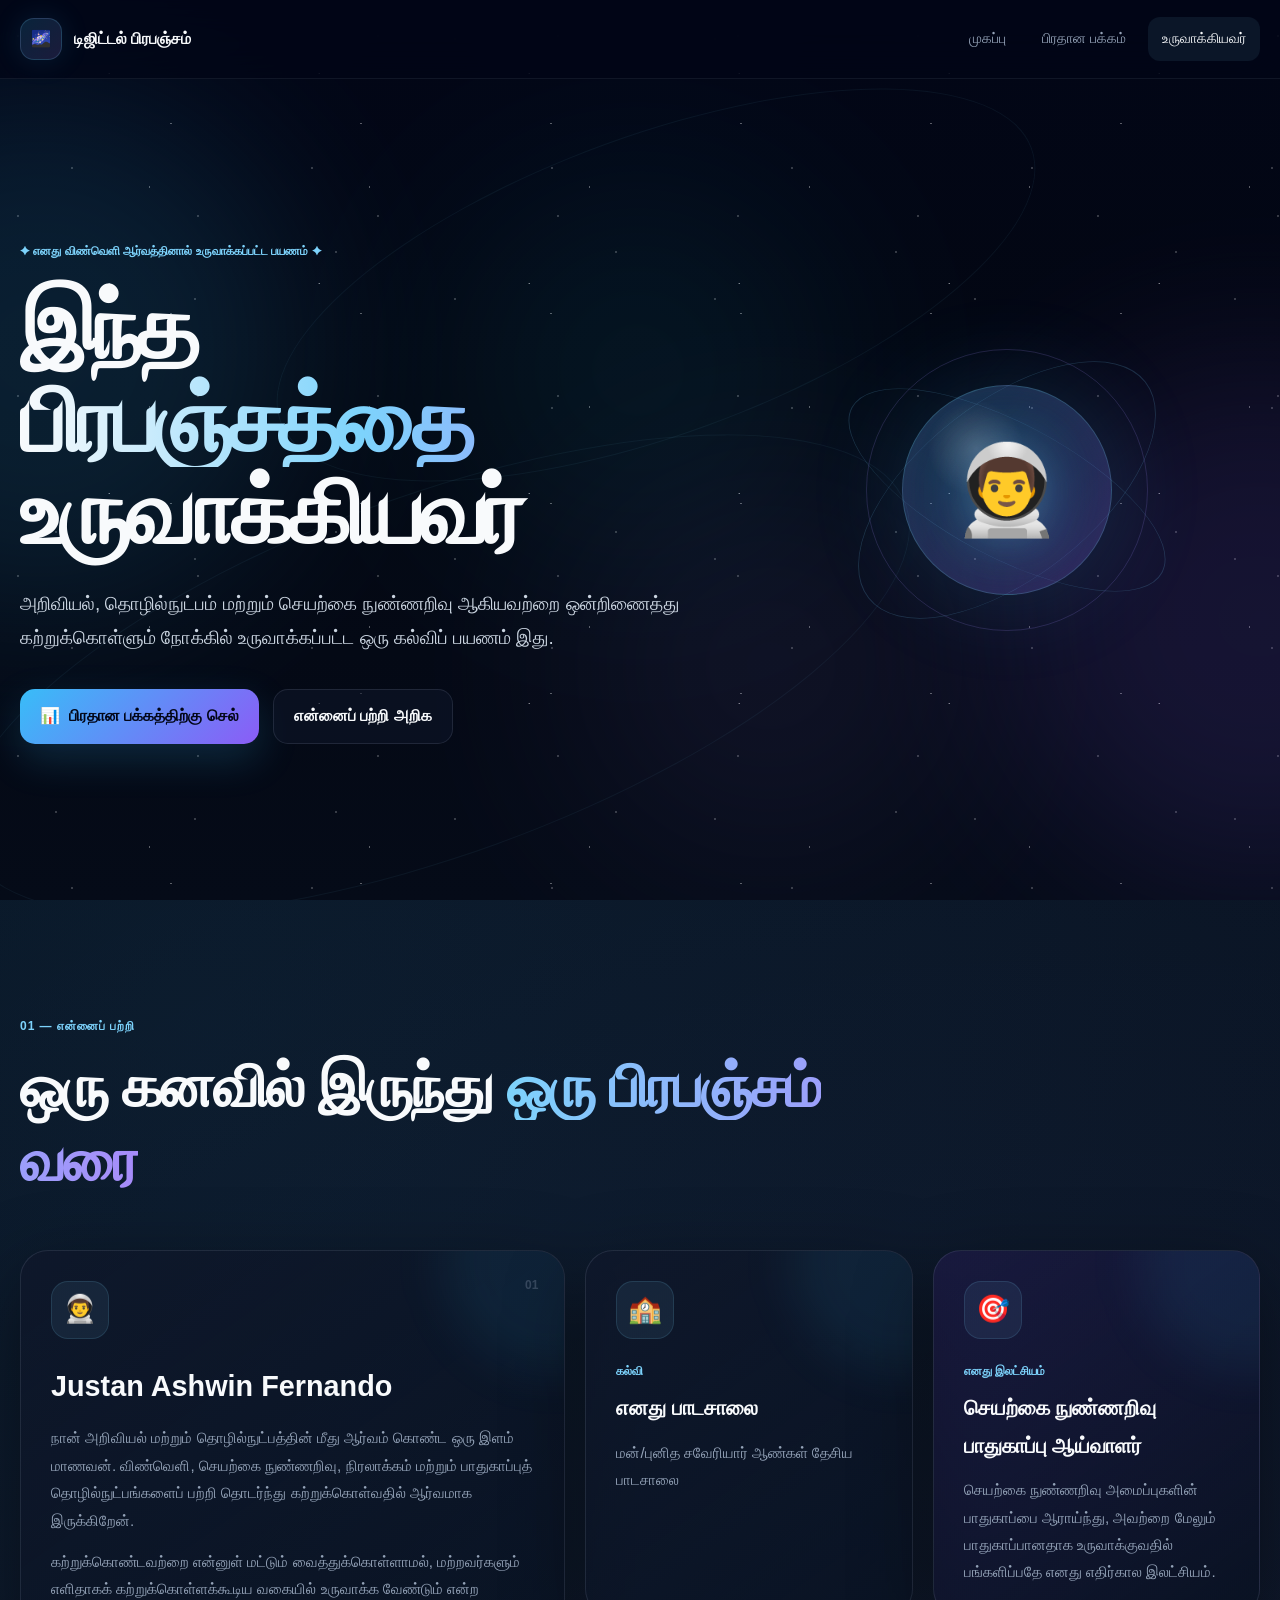
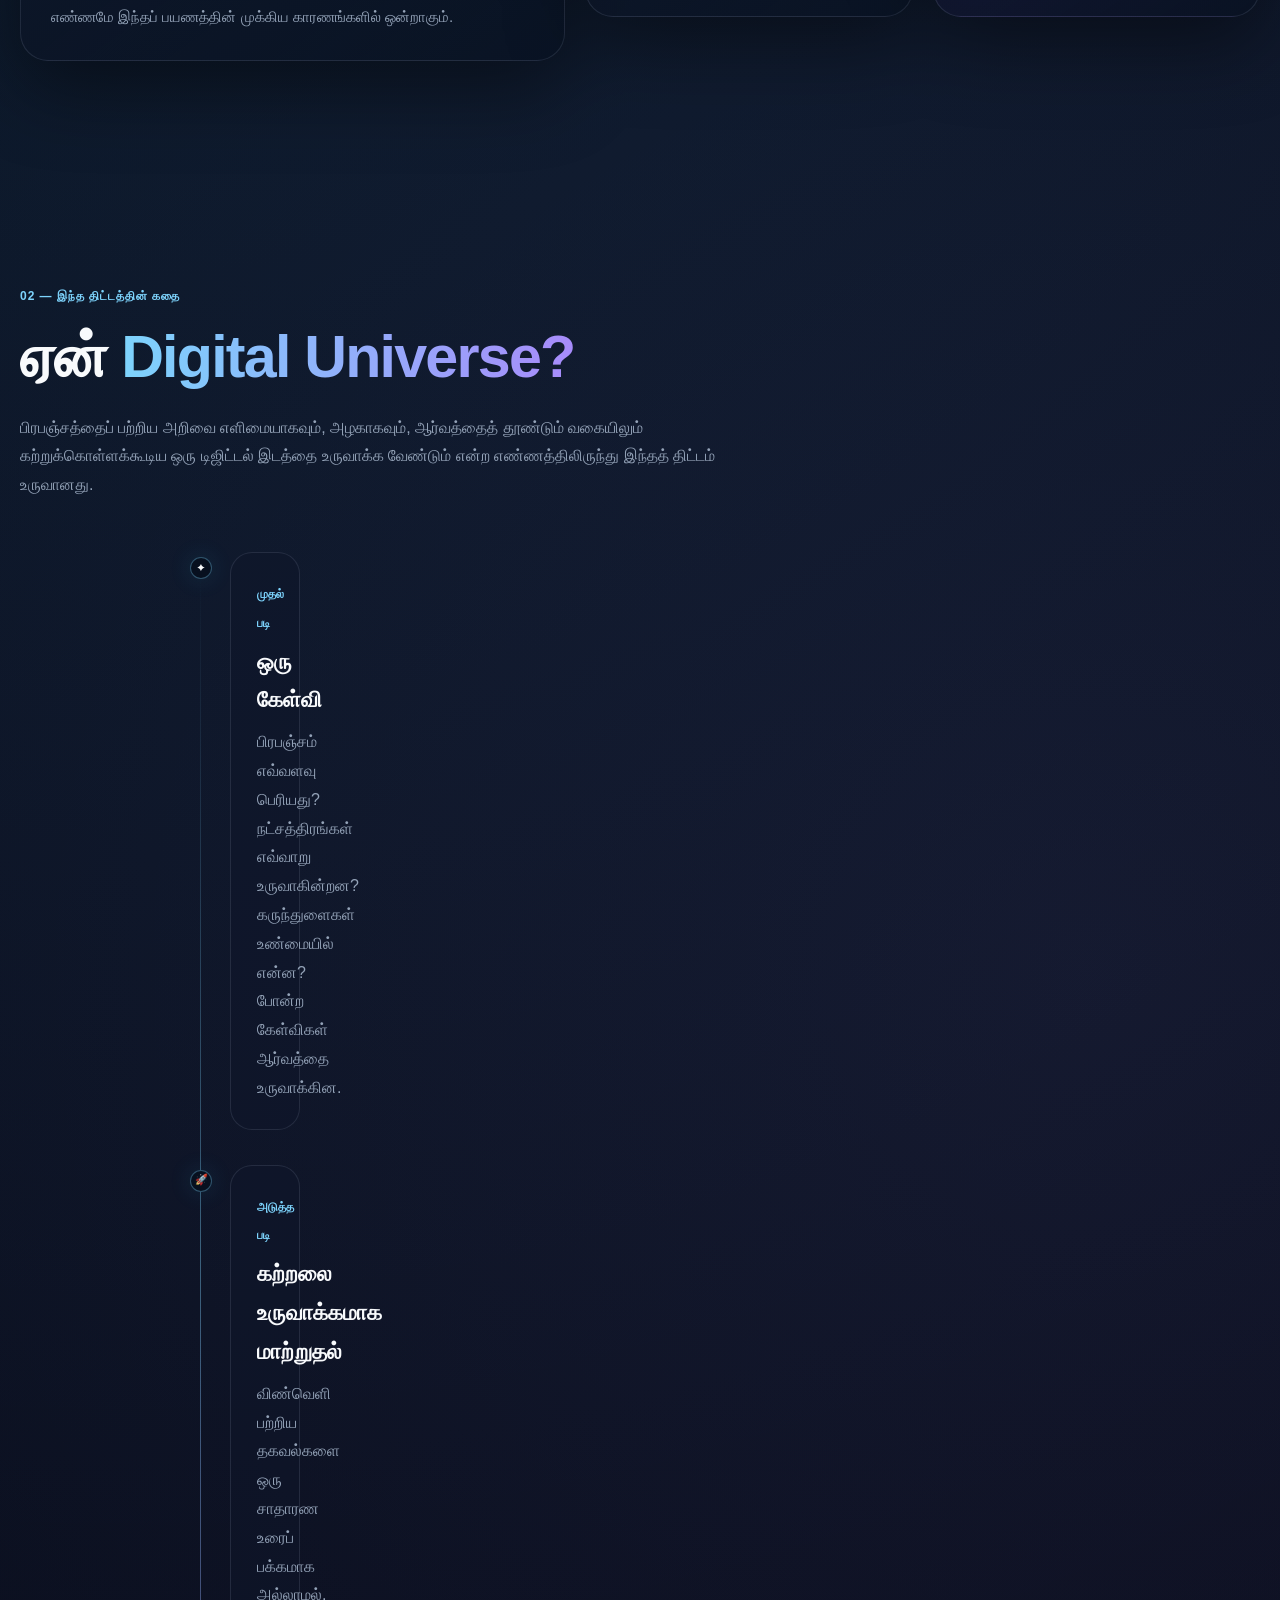
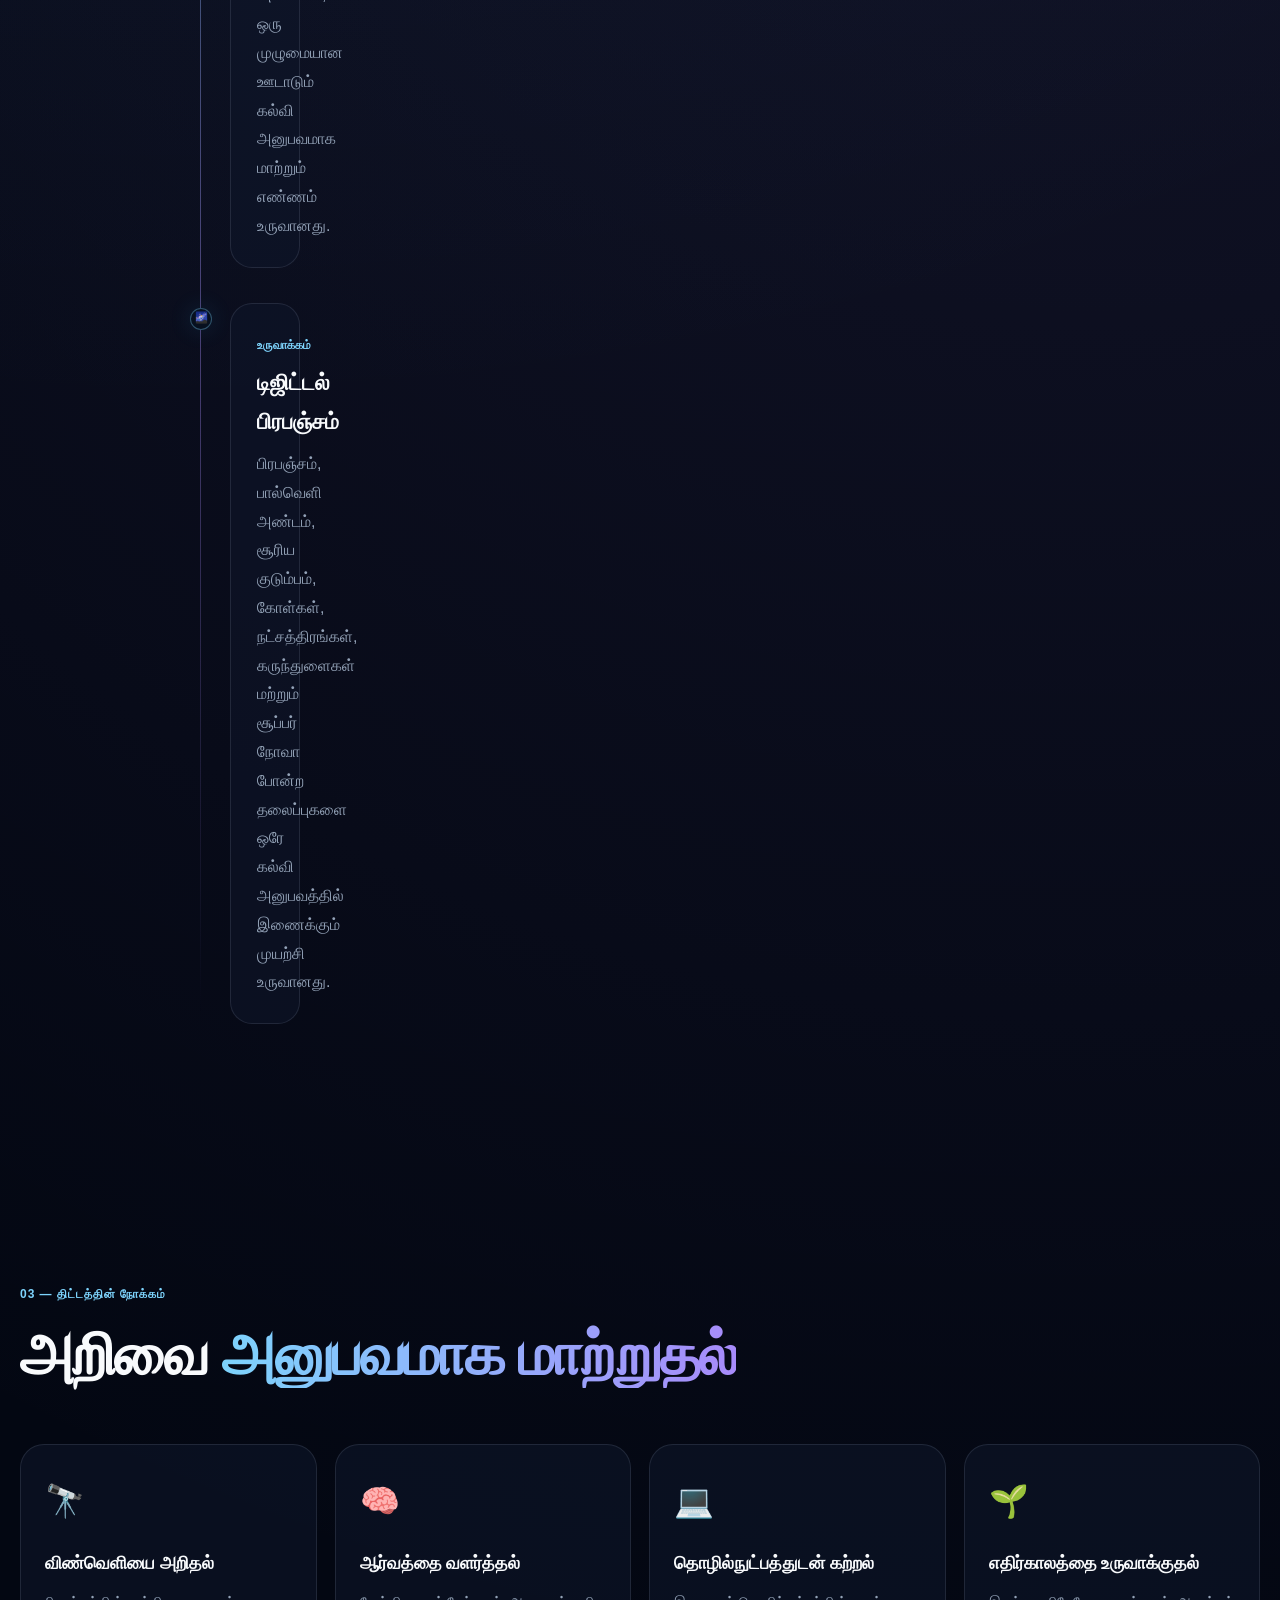
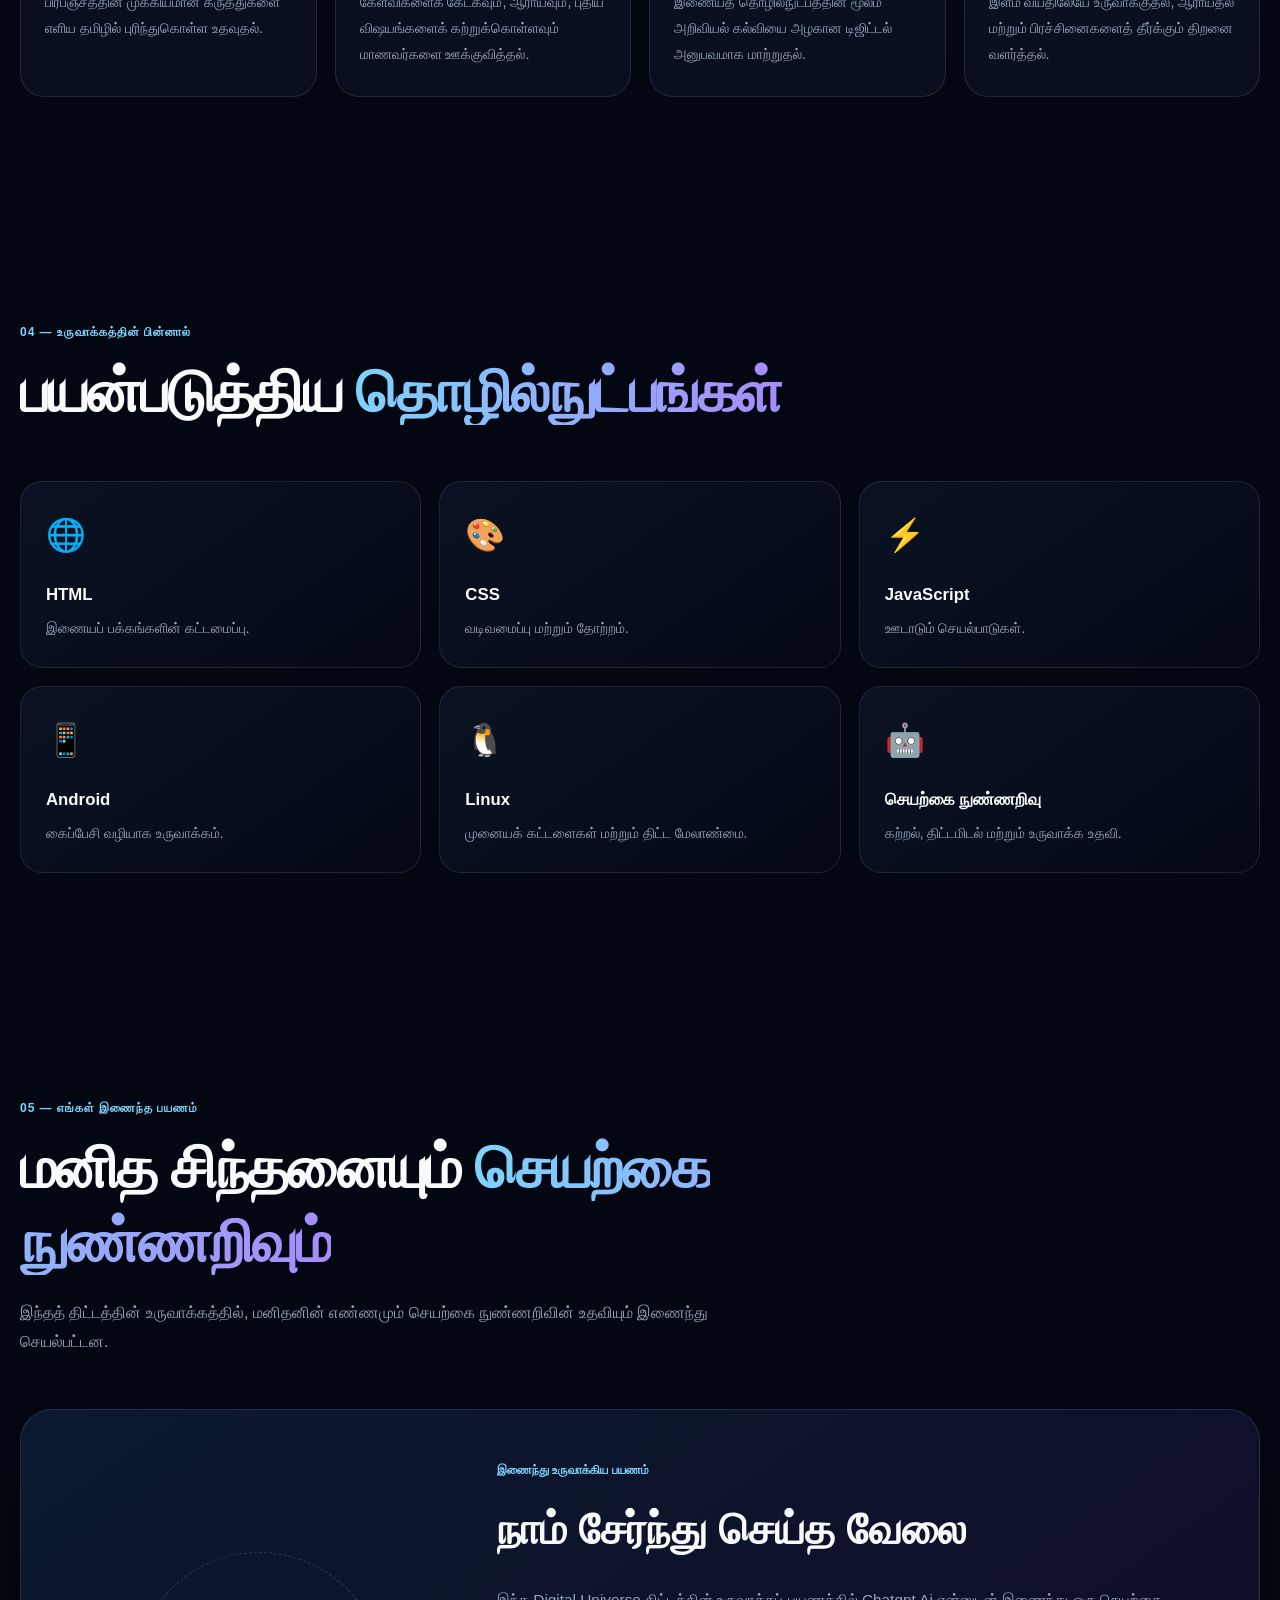
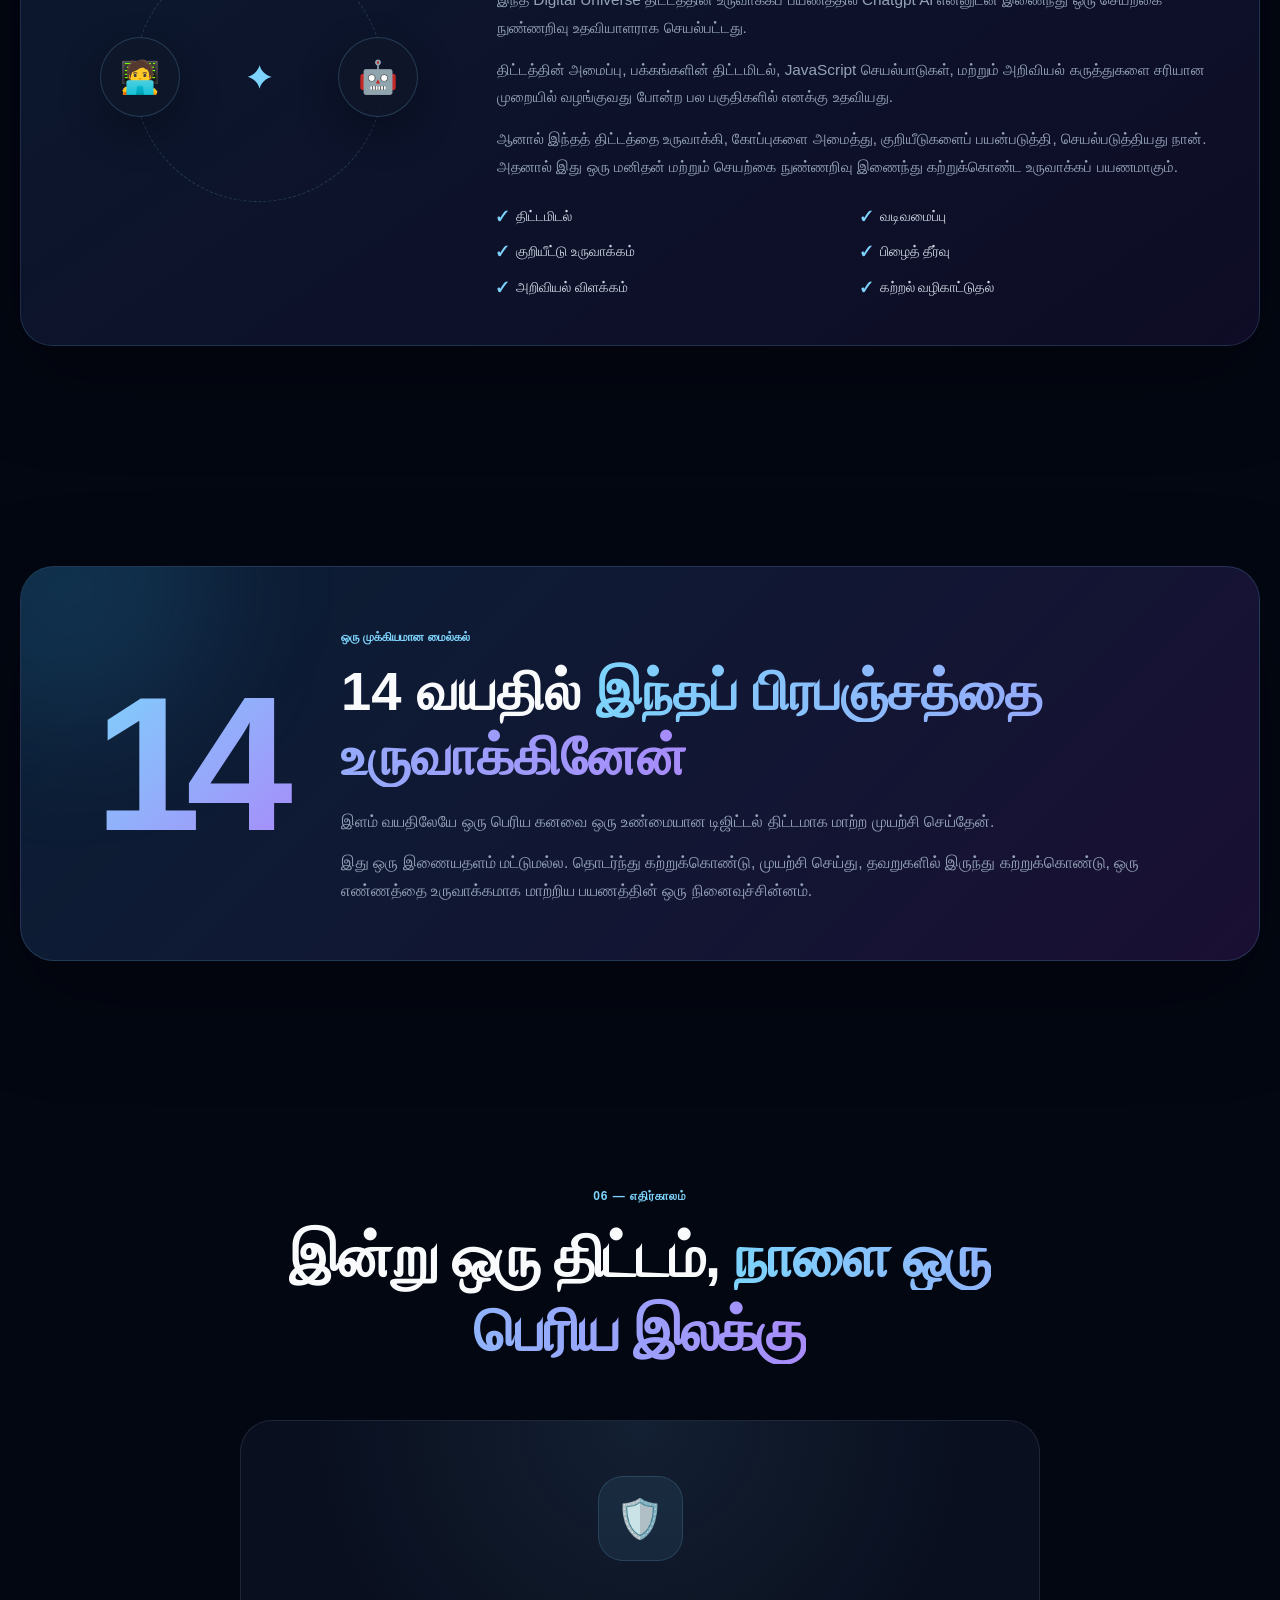
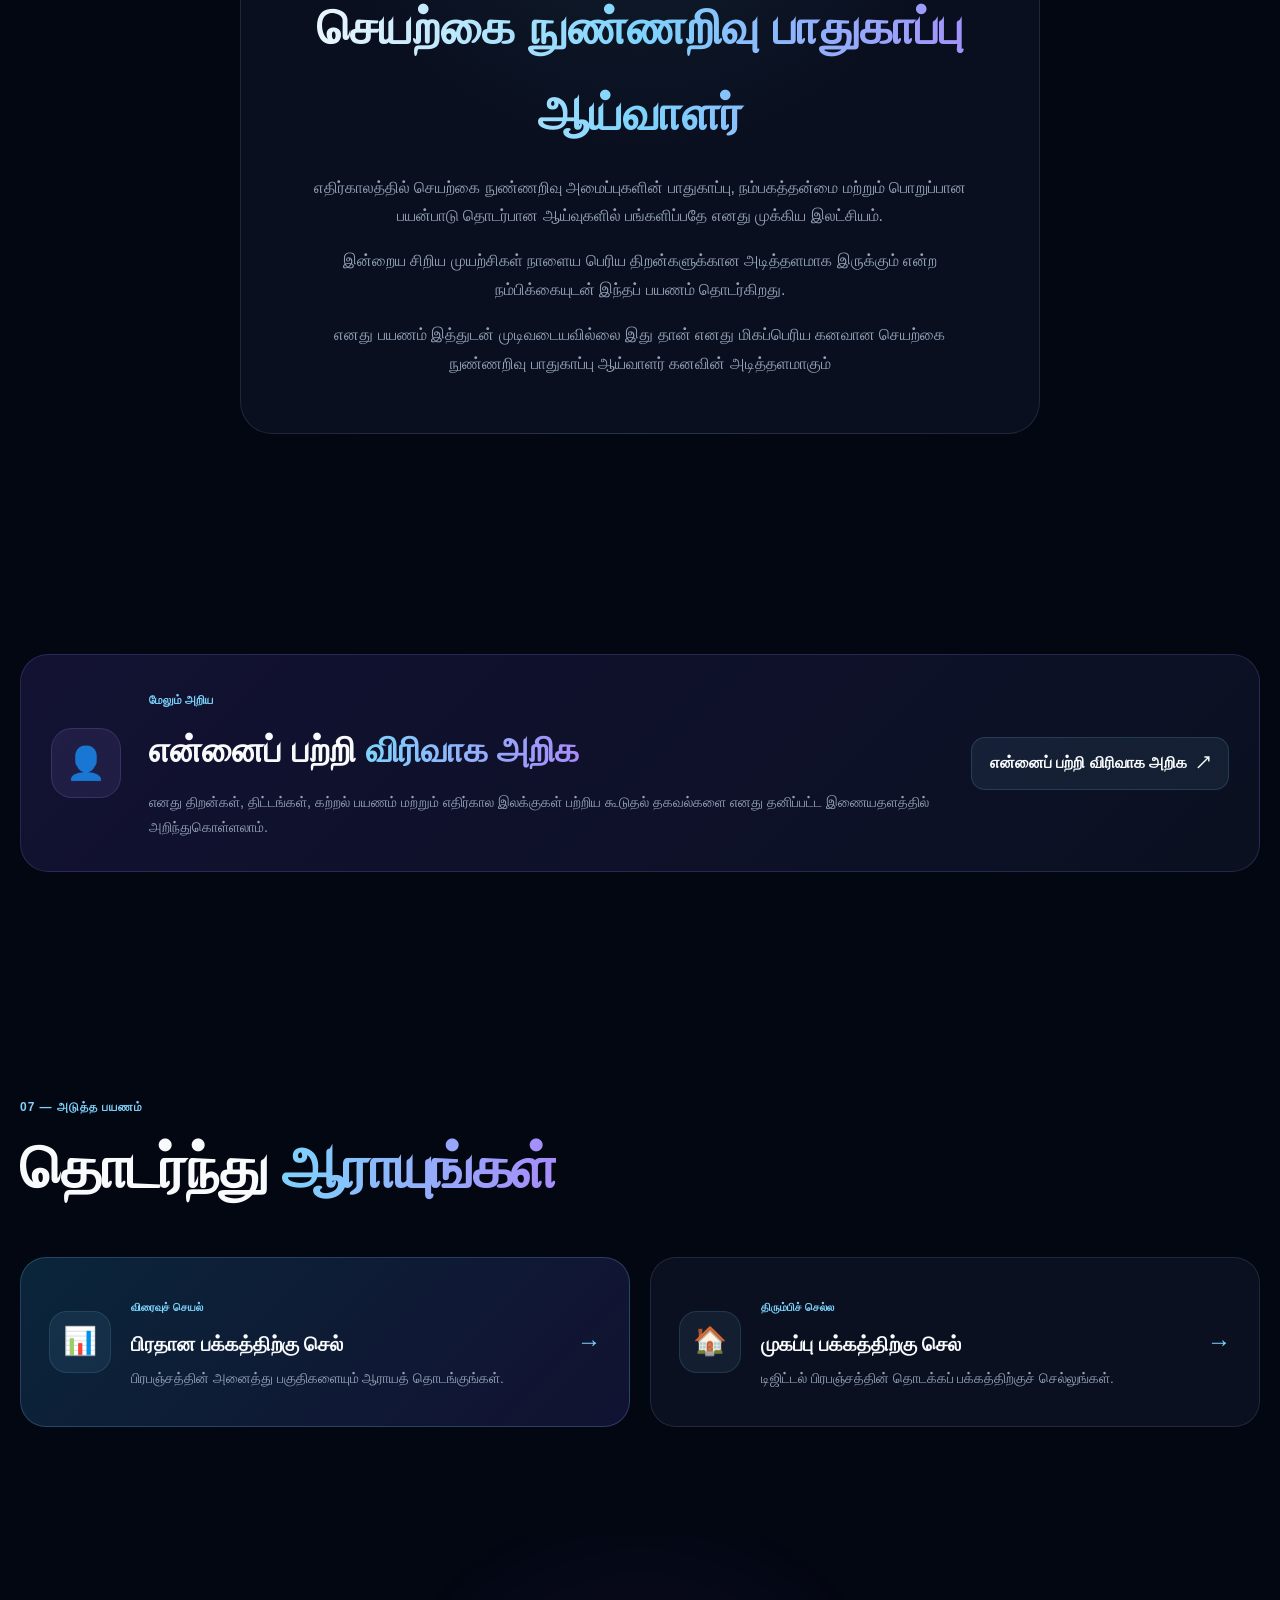
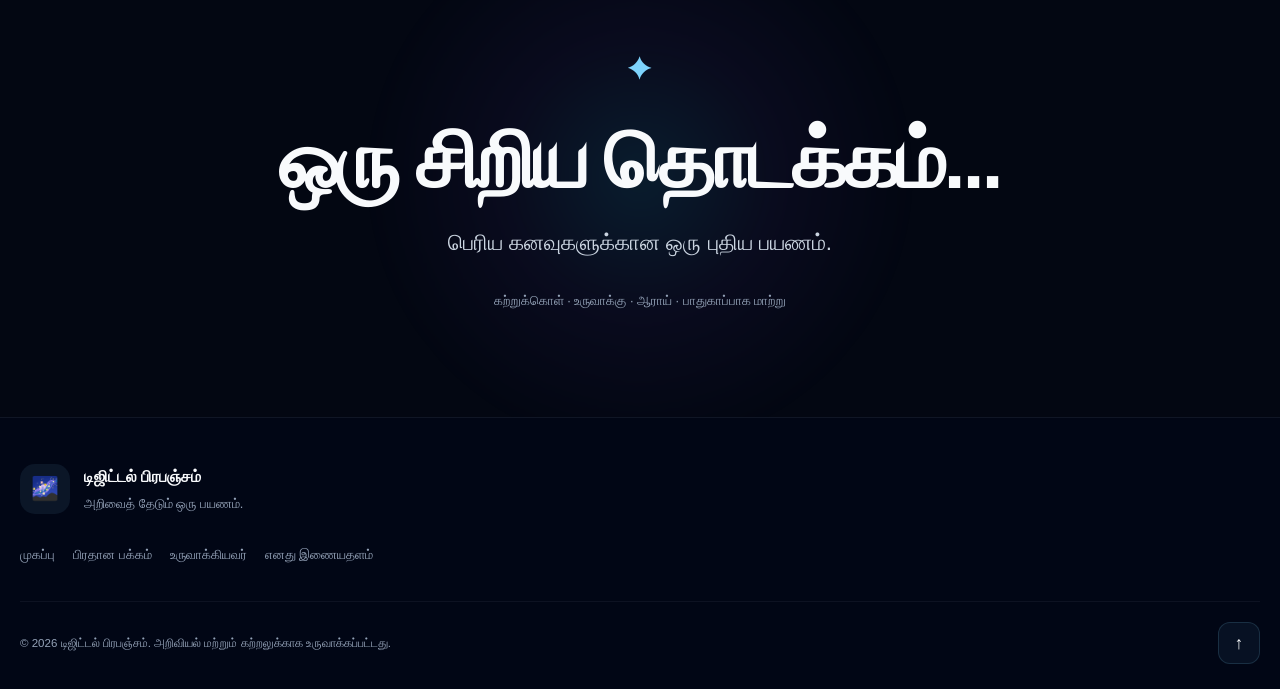
<file: creator.html>
<!DOCTYPE html>
<html lang="ta">
<head>
    <meta charset="UTF-8">

    <meta
        name="viewport"
        content="width=device-width, initial-scale=1.0"
    >

    <meta
        name="description"
        content="Digital Universe உருவாக்கியவரைப் பற்றிய தகவல்கள் மற்றும் செயற்கை நுண்ணறிவுடன் இணைந்த உருவாக்கப் பயணம்."
    >

    <meta
        name="theme-color"
        content="#050816"
    >

    <title>உருவாக்கியவர் | டிஜிட்டல் பிரபஞ்சம்</title>

    <link
        rel="stylesheet"
        href="creator.css"
    >
</head>

<body>

    <!-- =========================================
         பின்னணி விண்வெளி
    ========================================== -->

    <div class="creator-space" aria-hidden="true">

        <div class="creator-stars"></div>

        <div class="creator-nebula creator-nebula-one"></div>

        <div class="creator-nebula creator-nebula-two"></div>

        <div class="creator-orbit orbit-one"></div>

        <div class="creator-orbit orbit-two"></div>

        <div class="creator-glow creator-glow-one"></div>

        <div class="creator-glow creator-glow-two"></div>

    </div>


    <!-- =========================================
         மேல்பகுதி வழிசெலுத்தல்
    ========================================== -->

    <header class="creator-header">

        <div class="creator-header-inner">

            <a
                href="index.html"
                class="creator-brand"
                aria-label="டிஜிட்டல் பிரபஞ்சம் முகப்பு"
            >

                <span class="creator-brand-icon">
                    🌌
                </span>

                <span class="creator-brand-text">
                    டிஜிட்டல் பிரபஞ்சம்
                </span>

            </a>


            <nav
                class="creator-navigation"
                aria-label="முதன்மை வழிசெலுத்தல்"
            >

                <a href="index.html">
                    முகப்பு
                </a>

                <a href="dashboard.html">
                    பிரதான பக்கம்
                </a>

                <a
                    href="creator.html"
                    class="creator-nav-active"
                >
                    உருவாக்கியவர்
                </a>

            </nav>

        </div>

    </header>


    <!-- =========================================
         அறிமுக / Hero பகுதி
    ========================================== -->

    <main class="creator-main">

        <section class="creator-hero">

            <div class="creator-hero-content">

                <span class="creator-eyebrow">
                    ✦ எனது விண்வெளி ஆர்வத்தினால்‌‌‌ உருவாக்கப்பட்ட பயணம் ✦
                </span>

                <h1>
                    இந்த
                    <span>பிரபஞ்சத்தை</span>
                    உருவாக்கியவர்
                </h1>

                <p class="creator-hero-description">
                    அறிவியல், தொழில்நுட்பம் மற்றும் செயற்கை நுண்ணறிவு
                    ஆகியவற்றை ஒன்றிணைத்து கற்றுக்கொள்ளும் நோக்கில்
                    உருவாக்கப்பட்ட ஒரு கல்விப் பயணம் இது.
                </p>

                <div class="creator-hero-actions">

                    <a
                        href="dashboard.html"
                        class="creator-primary-button"
                    >
                        <span>📊</span>
                        பிரதான பக்கத்திற்கு செல்
                    </a>

                    <a
                        href="#creatorAbout"
                        class="creator-secondary-button"
                    >
                        என்னைப் பற்றி அறிக
                    </a>

                </div>

            </div>


            <div class="creator-hero-visual">

                <div class="creator-portrait-orbit">

                    <div class="creator-orbit-ring ring-one"></div>

                    <div class="creator-orbit-ring ring-two"></div>

                    <div class="creator-orbit-ring ring-three"></div>


                    <div class="creator-profile-core">

                        <div class="creator-profile-symbol">
                            👨‍🚀
                        </div>

                        <div class="creator-profile-glow"></div>

                    </div>

                </div>

            </div>

        </section>


        <!-- =========================================
             உருவாக்கியவர் அறிமுகம்
        ========================================== -->

        <section
            id="creatorAbout"
            class="creator-section creator-about-section"
        >

            <div class="creator-section-heading">

                <span>
                    01 — என்னைப் பற்றி
                </span>

                <h2>
                    ஒரு கனவில் இருந்து
                    <strong>ஒரு பிரபஞ்சம் வரை</strong>
                </h2>

            </div>


            <div class="creator-about-grid">

                <article class="creator-about-card creator-about-main">

                    <div class="creator-card-number">
                        01
                    </div>

                    <div class="creator-card-icon">
                        👨‍🚀
                    </div>

                    <h3>
                        Justan Ashwin Fernando
                    </h3>

                    <p>
                        நான் அறிவியல் மற்றும் தொழில்நுட்பத்தின் மீது
                        ஆர்வம் கொண்ட ஒரு இளம் மாணவன்.
                        விண்வெளி, செயற்கை நுண்ணறிவு, நிரலாக்கம்
                        மற்றும் பாதுகாப்புத் தொழில்நுட்பங்களைப் பற்றி
                        தொடர்ந்து கற்றுக்கொள்வதில் ஆர்வமாக இருக்கிறேன்.
                    </p>

                    <p>
                        கற்றுக்கொண்டவற்றை என்னுள் மட்டும் வைத்துக்கொள்ளாமல்,
                        மற்றவர்களும் எளிதாகக் கற்றுக்கொள்ளக்கூடிய
                        வகையில் உருவாக்க வேண்டும் என்ற எண்ணமே
                        இந்தப் பயணத்தின் முக்கிய காரணங்களில் ஒன்றாகும்.
                    </p>

                </article>


                <article class="creator-about-card">

                    <div class="creator-card-icon">
                        🏫
                    </div>

                    <span class="creator-mini-label">
                        கல்வி
                    </span>

                    <h3>
                        எனது பாடசாலை
                    </h3>

                    <p>
                        மன்/புனித சவேரியார்
                        ஆண்கள் தேசிய பாடசாலை
                    </p>

                </article>


                <article class="creator-about-card creator-goal-card">

                    <div class="creator-card-icon">
                        🎯
                    </div>

                    <span class="creator-mini-label">
                        எனது இலட்சியம்
                    </span>

                    <h3>
                        செயற்கை நுண்ணறிவு
                        பாதுகாப்பு ஆய்வாளர்
                    </h3>

                    <p>
                        செயற்கை நுண்ணறிவு அமைப்புகளின் பாதுகாப்பை
                        ஆராய்ந்து, அவற்றை மேலும் பாதுகாப்பானதாக
                        உருவாக்குவதில் பங்களிப்பதே எனது எதிர்கால இலட்சியம்.
                    </p>

                </article>

            </div>

        </section>
                <!-- =========================================
             Digital Universe உருவான கதை
        ========================================== -->

        <section
            id="projectStory"
            class="creator-section creator-story-section"
        >

            <div class="creator-section-heading">

                <span>
                    02 — இந்த திட்டத்தின் கதை
                </span>

                <h2>
                    ஏன்
                    <strong>Digital Universe?</strong>
                </h2>

                <p>
                    பிரபஞ்சத்தைப் பற்றிய அறிவை எளிமையாகவும்,
                    அழகாகவும், ஆர்வத்தைத் தூண்டும் வகையிலும்
                    கற்றுக்கொள்ளக்கூடிய ஒரு டிஜிட்டல் இடத்தை
                    உருவாக்க வேண்டும் என்ற எண்ணத்திலிருந்து
                    இந்தத் திட்டம் உருவானது.
                </p>

            </div>


            <div class="creator-story-layout">

                <div class="creator-story-line">

                    <div class="creator-timeline-item">

                        <div class="creator-timeline-dot">
                            ✦
                        </div>

                        <div class="creator-timeline-content">

                            <span>
                                முதல் படி
                            </span>

                            <h3>
                                ஒரு கேள்வி
                            </h3>

                            <p>
                                பிரபஞ்சம் எவ்வளவு பெரியது?
                                நட்சத்திரங்கள் எவ்வாறு உருவாகின்றன?
                                கருந்துளைகள் உண்மையில் என்ன?
                                போன்ற கேள்விகள் ஆர்வத்தை உருவாக்கின.
                            </p>

                        </div>

                    </div>


                    <div class="creator-timeline-item">

                        <div class="creator-timeline-dot">
                            🚀
                        </div>

                        <div class="creator-timeline-content">

                            <span>
                                அடுத்த படி
                            </span>

                            <h3>
                                கற்றலை உருவாக்கமாக மாற்றுதல்
                            </h3>

                            <p>
                                விண்வெளி பற்றிய தகவல்களை ஒரு சாதாரண
                                உரைப் பக்கமாக அல்லாமல், ஒரு முழுமையான
                                ஊடாடும் கல்வி அனுபவமாக மாற்றும் எண்ணம்
                                உருவானது.
                            </p>

                        </div>

                    </div>


                    <div class="creator-timeline-item">

                        <div class="creator-timeline-dot">
                            🌌
                        </div>

                        <div class="creator-timeline-content">

                            <span>
                                உருவாக்கம்
                            </span>

                            <h3>
                                டிஜிட்டல் பிரபஞ்சம்
                            </h3>

                            <p>
                                பிரபஞ்சம், பால்வெளி அண்டம்,
                                சூரிய குடும்பம், கோள்கள், நட்சத்திரங்கள்,
                                கருந்துளைகள் மற்றும் சூப்பர் நோவா
                                போன்ற தலைப்புகளை ஒரே கல்வி அனுபவத்தில்
                                இணைக்கும் முயற்சி உருவானது.
                            </p>

                        </div>

                    </div>

                </div>

            </div>

        </section>


        <!-- =========================================
             திட்டத்தின் நோக்கம்
        ========================================== -->

        <section
            id="creatorPurpose"
            class="creator-section creator-purpose-section"
        >

            <div class="creator-section-heading">

                <span>
                    03 — திட்டத்தின் நோக்கம்
                </span>

                <h2>
                    அறிவை
                    <strong>அனுபவமாக மாற்றுதல்</strong>
                </h2>

            </div>


            <div class="creator-purpose-grid">

                <article class="creator-purpose-card">

                    <span class="creator-purpose-icon">
                        🔭
                    </span>

                    <h3>
                        விண்வெளியை அறிதல்
                    </h3>

                    <p>
                        பிரபஞ்சத்தின் முக்கியமான கருத்துகளை
                        எளிய தமிழில் புரிந்துகொள்ள உதவுதல்.
                    </p>

                </article>


                <article class="creator-purpose-card">

                    <span class="creator-purpose-icon">
                        🧠
                    </span>

                    <h3>
                        ஆர்வத்தை வளர்த்தல்
                    </h3>

                    <p>
                        கேள்விகளைக் கேட்கவும், ஆராயவும்,
                        புதிய விஷயங்களைக் கற்றுக்கொள்ளவும்
                        மாணவர்களை ஊக்குவித்தல்.
                    </p>

                </article>


                <article class="creator-purpose-card">

                    <span class="creator-purpose-icon">
                        💻
                    </span>

                    <h3>
                        தொழில்நுட்பத்துடன் கற்றல்
                    </h3>

                    <p>
                        இணையத் தொழில்நுட்பத்தின் மூலம்
                        அறிவியல் கல்வியை அழகான டிஜிட்டல்
                        அனுபவமாக மாற்றுதல்.
                    </p>

                </article>


                <article class="creator-purpose-card">

                    <span class="creator-purpose-icon">
                        🌱
                    </span>

                    <h3>
                        எதிர்காலத்தை உருவாக்குதல்
                    </h3>

                    <p>
                        இளம் வயதிலேயே உருவாக்குதல்,
                        ஆராய்தல் மற்றும் பிரச்சினைகளைத்
                        தீர்க்கும் திறனை வளர்த்தல்.
                    </p>

                </article>

            </div>

        </section>


        <!-- =========================================
             பயன்படுத்திய தொழில்நுட்பங்கள்
        ========================================== -->

        <section
            id="creatorTechnology"
            class="creator-section creator-technology-section"
        >

            <div class="creator-section-heading">

                <span>
                    04 — உருவாக்கத்தின் பின்னால்
                </span>

                <h2>
                    பயன்படுத்திய
                    <strong>தொழில்நுட்பங்கள்</strong>
                </h2>

            </div>


            <div class="creator-tech-grid">

                <div class="creator-tech-card">
                    <span>🌐</span>
                    <strong>HTML</strong>
                    <p>இணையப் பக்கங்களின் கட்டமைப்பு.</p>
                </div>

                <div class="creator-tech-card">
                    <span>🎨</span>
                    <strong>CSS</strong>
                    <p>வடிவமைப்பு மற்றும் தோற்றம்.</p>
                </div>

                <div class="creator-tech-card">
                    <span>⚡</span>
                    <strong>JavaScript</strong>
                    <p>ஊடாடும் செயல்பாடுகள்.</p>
                </div>

                <div class="creator-tech-card">
                    <span>📱</span>
                    <strong>Android</strong>
                    <p>கைப்பேசி வழியாக உருவாக்கம்.</p>
                </div>

                <div class="creator-tech-card">
                    <span>🐧</span>
                    <strong>Linux</strong>
                    <p>முனையக் கட்டளைகள் மற்றும் திட்ட மேலாண்மை.</p>
                </div>

                <div class="creator-tech-card">
                    <span>🤖</span>
                    <strong>செயற்கை நுண்ணறிவு</strong>
                    <p>கற்றல், திட்டமிடல் மற்றும் உருவாக்க உதவி.</p>
                </div>

            </div>

        </section>


        <!-- =========================================
             AI உடன் இணைந்த பயணம்
        ========================================== -->

        <section
            id="creatorAI"
            class="creator-section creator-ai-section"
        >

            <div class="creator-section-heading">

                <span>
                    05 — எங்கள் இணைந்த பயணம்
                </span>

                <h2>
                    மனித சிந்தனையும்
                    <strong>செயற்கை நுண்ணறிவும்</strong>
                </h2>

                <p>
                    இந்தத் திட்டத்தின் உருவாக்கத்தில்,
                    மனிதனின் எண்ணமும் செயற்கை நுண்ணறிவின்
                    உதவியும் இணைந்து செயல்பட்டன.
                </p>

            </div>


            <div class="creator-ai-card">

                <div class="creator-ai-visual">

                    <div class="creator-ai-orbit">

                        <div class="creator-ai-human">
                            🧑‍💻
                        </div>

                        <div class="creator-ai-connection">
                            ✦
                        </div>

                        <div class="creator-ai-machine">
                            🤖
                        </div>

                    </div>

                </div>


                <div class="creator-ai-content">

                    <span class="creator-ai-label">
                        இணைந்து உருவாக்கிய பயணம்
                    </span>

                    <h3>
                        நாம் சேர்ந்து செய்த வேலை
                    </h3>

                    <p>
                        இந்த Digital Universe திட்டத்தின்
                        உருவாக்கப் பயணத்தில் Chatgpt Ai என்னுடன்
                        இணைந்து ஒரு செயற்கை நுண்ணறிவு உதவியாளராக
                        செயல்பட்டது.
                    </p>

                    <p>
                        திட்டத்தின் அமைப்பு, பக்கங்களின்
                        திட்டமிடல்,
                  JavaScript செயல்பாடுகள்,
                        மற்றும்
                        அறிவியல் கருத்துகளை சரியான முறையில்
                        வழங்குவது போன்ற பல பகுதிகளில்
                        எனக்கு உதவியது.
                    </p>

                    <p>
                        ஆனால் இந்தத் திட்டத்தை உருவாக்கி,
                        கோப்புகளை அமைத்து, குறியீடுகளைப் பயன்படுத்தி,
                        செயல்படுத்தியது நான்‌‌‌.
                        அதனால் இது ஒரு மனிதன் மற்றும்
                        செயற்கை நுண்ணறிவு இணைந்து கற்றுக்கொண்ட
                        உருவாக்கப் பயணமாகும்.
                    </p>


                    <div class="creator-ai-points">

                        <div>
                            <span>✓</span>
                            திட்டமிடல்
                        </div>

                        <div>
                            <span>✓</span>
                            வடிவமைப்பு
                        </div>

                        <div>
                            <span>✓</span>
                            குறியீட்டு உருவாக்கம்
                        </div>

                        <div>
                            <span>✓</span>
                            பிழைத் தீர்வு
                        </div>

                        <div>
                            <span>✓</span>
                            அறிவியல் விளக்கம்
                        </div>

                        <div>
                            <span>✓</span>
                            கற்றல் வழிகாட்டுதல்
                        </div>

                    </div>

                </div>

            </div>

        </section>
                <!-- =========================================
             14 வயதில் உருவாக்கிய சாதனை
        ========================================== -->

        <section
            id="creatorMilestone"
            class="creator-section creator-milestone-section"
        >

            <div class="creator-milestone-card">

                <div class="creator-milestone-number">
                    14
                </div>

                <div class="creator-milestone-content">

                    <span>
                        ஒரு முக்கியமான மைல்கல்
                    </span>

                    <h2>
                        14 வயதில்
                        <strong>இந்தப் பிரபஞ்சத்தை உருவாக்கினேன்</strong>
                    </h2>

                    <p>
                        இளம் வயதிலேயே ஒரு பெரிய கனவை
                        ஒரு உண்மையான டிஜிட்டல் திட்டமாக
                        மாற்ற முயற்சி செய்தேன்.
                    </p>

                    <p>
                        இது ஒரு இணையதளம் மட்டுமல்ல.
                        தொடர்ந்து கற்றுக்கொண்டு,
                        முயற்சி செய்து,
                        தவறுகளில் இருந்து கற்றுக்கொண்டு,
                        ஒரு எண்ணத்தை உருவாக்கமாக மாற்றிய
                        பயணத்தின் ஒரு நினைவுச்சின்னம்.
                    </p>

                </div>

            </div>

        </section>


        <!-- =========================================
             எதிர்கால இலக்கு
        ========================================== -->

        <section
            id="creatorFuture"
            class="creator-section creator-future-section"
        >

            <div class="creator-section-heading">

                <span>
                    06 — எதிர்காலம்
                </span>

                <h2>
                    இன்று ஒரு திட்டம்,
                    <strong>நாளை ஒரு பெரிய இலக்கு</strong>
                </h2>

            </div>


            <div class="creator-future-content">

                <div class="creator-future-symbol">
                    🛡️
                </div>

                <h3>
                    செயற்கை நுண்ணறிவு
                    பாதுகாப்பு ஆய்வாளர்
                </h3>

                <p>
                    எதிர்காலத்தில் செயற்கை நுண்ணறிவு அமைப்புகளின்
                    பாதுகாப்பு, நம்பகத்தன்மை மற்றும் பொறுப்பான
                    பயன்பாடு தொடர்பான ஆய்வுகளில் பங்களிப்பதே
                    எனது முக்கிய இலட்சியம்.
                </p>

                <p>
                    இன்றைய சிறிய முயற்சிகள் நாளைய பெரிய
                    திறன்களுக்கான அடித்தளமாக இருக்கும் என்ற
                    நம்பிக்கையுடன் இந்தப் பயணம் தொடர்கிறது.
                </p>

              <p>
                எனது பயணம்‌‌‌ இத்துடன் முடிவடையவில்லை இது தான்‌‌‌ எனது மிகப்பெரிய கனவான செயற்கை நுண்ணறிவு பாதுகாப்பு ஆய்வாளர் கனவின் அடித்‌‌‌தளமாகும்‌‌‌
              </p>
            </div>

        </section>


        <!-- =========================================
             Portfolio
        ========================================== -->

        <section
            id="creatorPortfolio"
            class="creator-section creator-portfolio-section"
        >

            <div class="creator-portfolio-card">

                <div class="creator-portfolio-icon">
                    👤
                </div>

                <div class="creator-portfolio-content">

                    <span>
                        மேலும் அறிய
                    </span>

                    <h2>
                        என்னைப் பற்றி
                        <strong>விரிவாக அறிக</strong>
                    </h2>

                    <p>
                        எனது திறன்கள், திட்டங்கள்,
                        கற்றல் பயணம் மற்றும்
                        எதிர்கால இலக்குகள் பற்றிய
                        கூடுதல் தகவல்களை எனது
                        தனிப்பட்ட இணையதளத்தில் அறிந்துகொள்ளலாம்.
                    </p>

                </div>


                <a
                    href="https://softwarekingdom.github.io/my-portfolio/"
                    class="creator-portfolio-button"
                    target="_blank"
                    rel="noopener noreferrer"
                >
                    என்னைப் பற்றி விரிவாக அறிக
                    <span>↗</span>
                </a>

            </div>

        </section>


        <!-- =========================================
             Quick Actions
        ========================================== -->

        <section
            id="creatorActions"
            class="creator-section creator-actions-section"
        >

            <div class="creator-section-heading">

                <span>
                    07 — அடுத்த பயணம்
                </span>

                <h2>
                    தொடர்ந்து
                    <strong>ஆராயுங்கள்</strong>
                </h2>

            </div>


            <div class="creator-actions-grid">

                <a
                    href="dashboard.html"
                    class="creator-action-card creator-action-primary"
                >

                    <span class="creator-action-icon">
                        📊
                    </span>

                    <div>
                        <span>
                            விரைவுச் செயல்
                        </span>

                        <h3>
                            பிரதான பக்கத்திற்கு செல்
                        </h3>

                        <p>
                            பிரபஞ்சத்தின் அனைத்து
                            பகுதிகளையும் ஆராயத் தொடங்குங்கள்.
                        </p>
                    </div>

                    <span class="creator-action-arrow">
                        →
                    </span>

                </a>


                <a
                    href="index.html"
                    class="creator-action-card"
                >

                    <span class="creator-action-icon">
                        🏠
                    </span>

                    <div>
                        <span>
                            திரும்பிச் செல்ல
                        </span>

                        <h3>
                            முகப்பு பக்கத்திற்கு செல்
                        </h3>

                        <p>
                            டிஜிட்டல் பிரபஞ்சத்தின்
                            தொடக்கப் பக்கத்திற்குச் செல்லுங்கள்.
                        </p>
                    </div>

                    <span class="creator-action-arrow">
                        →
                    </span>

                </a>

            </div>

        </section>


        <!-- =========================================
             இறுதி செய்தி
        ========================================== -->

        <section class="creator-final-section">

            <div class="creator-final-content">

                <span class="creator-final-symbol">
                    ✦
                </span>

                <h2>
                    ஒரு சிறிய தொடக்கம்...
                </h2>

                <p>
                    பெரிய கனவுகளுக்கான
                    ஒரு புதிய பயணம்.
                </p>

                <span class="creator-final-line">
                    கற்றுக்கொள் · உருவாக்கு · ஆராய் · பாதுகாப்பாக மாற்று
                </span>

            </div>

        </section>

    </main>


    <!-- =========================================
         Footer
    ========================================== -->

    <footer class="creator-footer">

        <div class="creator-footer-inner">

            <div class="creator-footer-brand">

                <span class="creator-footer-logo">
                    🌌
                </span>

                <div>

                    <strong>
                        டிஜிட்டல் பிரபஞ்சம்
                    </strong>

                    <p>
                        அறிவைத் தேடும் ஒரு பயணம்.
                    </p>

                </div>

            </div>


            <div class="creator-footer-links">

                <a href="index.html">
                    முகப்பு
                </a>

                <a href="dashboard.html">
                    பிரதான பக்கம்
                </a>

                <a href="creator.html">
                    உருவாக்கியவர்
                </a>

                <a
                    href="https://softwarekingdom.github.io/my-portfolio/"
                    target="_blank"
                    rel="noopener noreferrer"
                >
                    எனது இணையதளம்
                </a>

            </div>


            <div class="creator-footer-bottom">

                <p>
                    © <span id="creatorYear"></span>
                    டிஜிட்டல் பிரபஞ்சம்.
                    அறிவியல் மற்றும் கற்றலுக்காக உருவாக்கப்பட்டது.
                </p>

                <button
                    id="creatorBackToTop"
                    class="creator-back-top"
                    type="button"
                    aria-label="மேலே செல்ல"
                >
                    ↑
                </button>

            </div>

        </div>

    </footer>


    <script>

        const creatorYear =
            document.getElementById("creatorYear");

        if (creatorYear) {
            creatorYear.textContent =
                new Date().getFullYear();
        }


        const creatorBackToTop =
            document.getElementById("creatorBackToTop");

        if (creatorBackToTop) {

            creatorBackToTop.addEventListener(
                "click",
                () => {

                    window.scrollTo({
                        top: 0,
                        behavior: "smooth"
                    });

                }
            );

        }


        const creatorCards =
            document.querySelectorAll(
                ".creator-about-card, " +
                ".creator-purpose-card, " +
                ".creator-tech-card, " +
                ".creator-action-card, " +
                ".creator-timeline-item"
            );


        if ("IntersectionObserver" in window) {

            const creatorObserver =
                new IntersectionObserver(
                    (entries, observer) => {

                        entries.forEach(entry => {

                            if (entry.isIntersecting) {

                                entry.target.classList.add(
                                    "creator-visible"
                                );

                                observer.unobserve(
                                    entry.target
                                );

                            }

                        });

                    },
                    {
                        threshold: 0.12
                    }
                );


            creatorCards.forEach(card => {

                creatorObserver.observe(card);

            });

        } else {

            creatorCards.forEach(card => {

                card.classList.add(
                    "creator-visible"
                );

            });

        }

    </script>

</body>
</html>
</file>
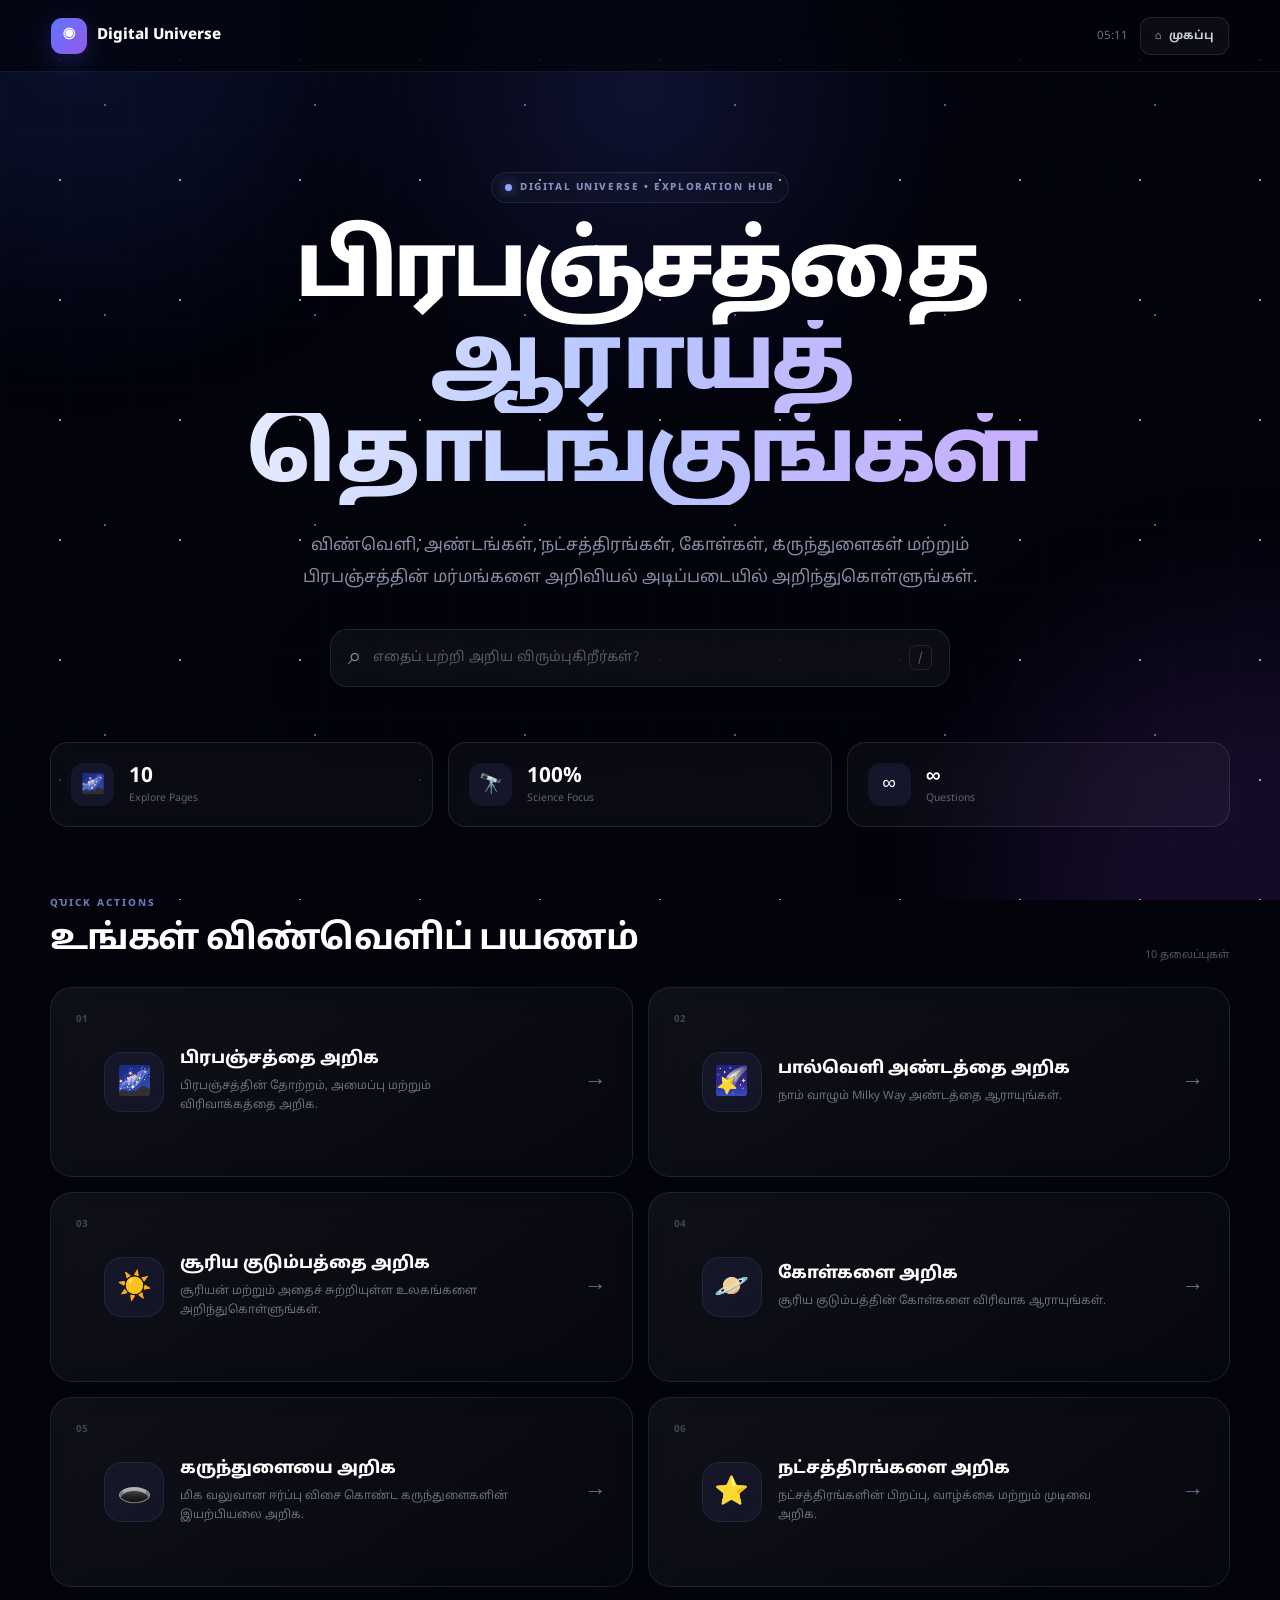
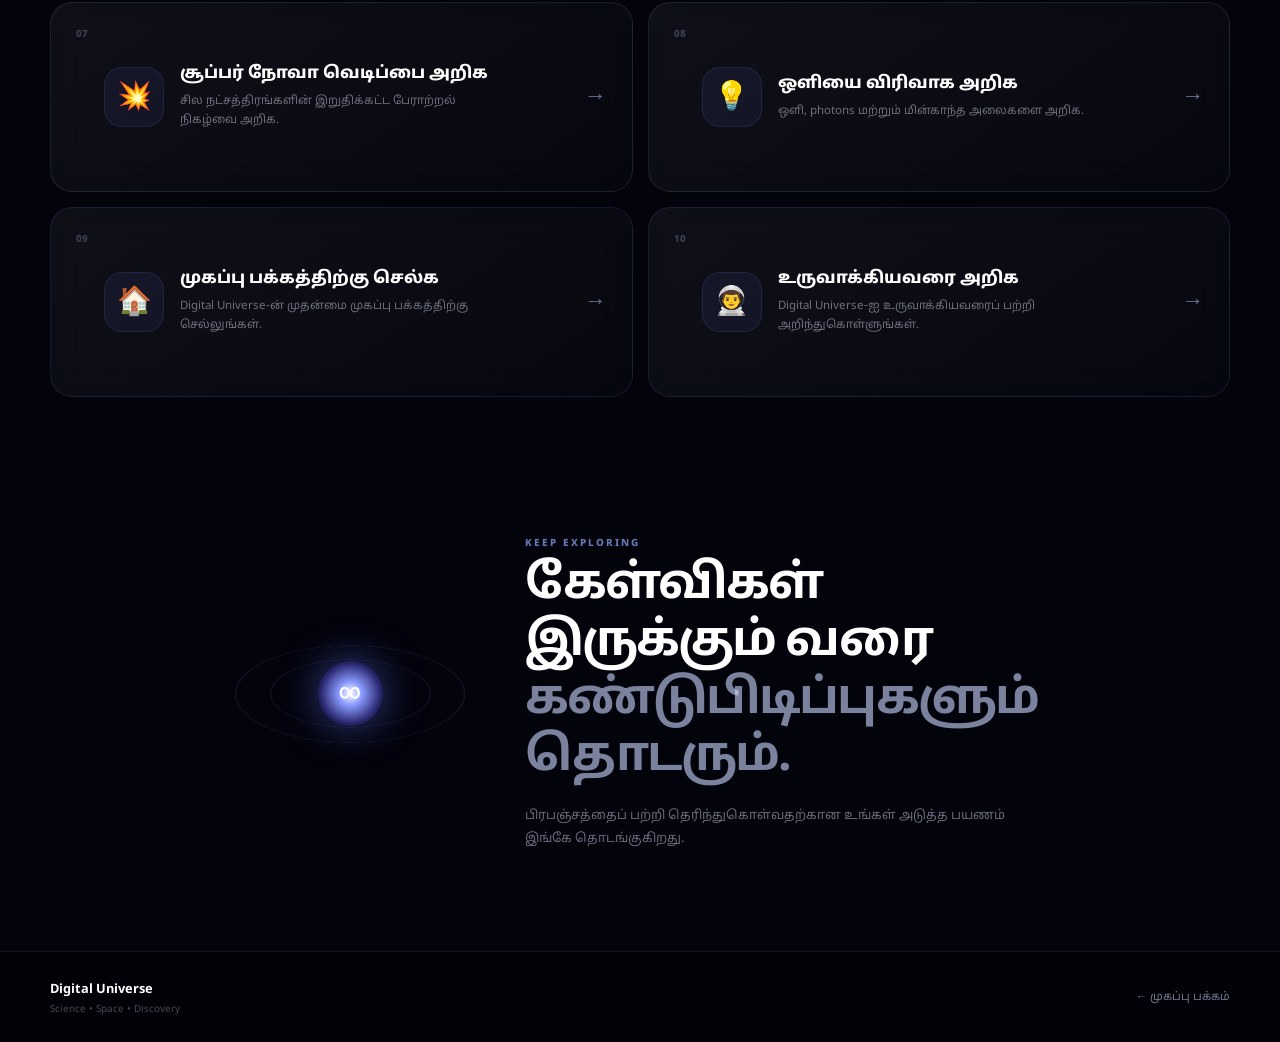
<file: dashboard.html>
<!DOCTYPE html>
<html lang="ta">

<head>

    <meta charset="UTF-8">

    <meta
        name="viewport"
        content="width=device-width, initial-scale=1.0"
    >

    <meta
        name="description"
        content="Digital Universe Dashboard - பிரபஞ்சத்தை அறிவியல் மூலம் ஆராயுங்கள்."
    >

    <meta
        name="theme-color"
        content="#03040d"
    >

    <title>
        Digital Universe | Dashboard
    </title>


    <!-- Google Font -->

    <link
        rel="preconnect"
        href="https://fonts.googleapis.com"
    >

    <link
        rel="preconnect"
        href="https://fonts.gstatic.com"
        crossorigin
    >

    <link
        href="https://fonts.googleapis.com/css2?family=Noto+Sans+Tamil:wght@400;500;600;700;800&display=swap"
        rel="stylesheet"
    >


    <!-- Dashboard CSS -->

    <link
        rel="stylesheet"
        href="dashboard.css"
    >

</head>


<body>


    <!-- =====================================================
         COSMIC BACKGROUND
         ===================================================== -->

    <div class="dashboard-background">

        <div class="dashboard-stars"></div>

        <div class="dashboard-nebula dashboard-nebula-one"></div>

        <div class="dashboard-nebula dashboard-nebula-two"></div>

        <div class="dashboard-grid"></div>

    </div>



    <!-- =====================================================
         TOP NAVIGATION
         ===================================================== -->

    <header class="dashboard-header">

        <a
            href="index.html"
            class="dashboard-logo"
            aria-label="Digital Universe முகப்பு"
        >

            <span class="dashboard-logo-icon">
                ◉
            </span>

            <span class="dashboard-logo-text">
                Digital Universe
            </span>

        </a>


        <div class="dashboard-header-right">

            <div
                class="dashboard-time"
                id="dashboardTime"
            >
                --:--
            </div>


            <a
                href="index.html"
                class="dashboard-home-button"
            >

                <span>⌂</span>

                <span>
                    முகப்பு
                </span>

            </a>

        </div>

    </header>



    <!-- =====================================================
         MAIN
         ===================================================== -->

    <main class="dashboard-main">


        <!-- =================================================
             HERO
             ================================================= -->

        <section class="dashboard-hero">

            <div class="dashboard-status">

                <span class="dashboard-status-dot"></span>

                DIGITAL UNIVERSE • EXPLORATION HUB

            </div>


            <h1 class="dashboard-title">

                பிரபஞ்சத்தை
                <span>
                    ஆராயத் 
                </span>
<span>தொடங்குங்கள்</span>
            </h1>


            <p class="dashboard-description">

                விண்வெளி, அண்டங்கள், நட்சத்திரங்கள்,
                கோள்கள், கருந்துளைகள் மற்றும்
                பிரபஞ்சத்தின் மர்மங்களை
                அறிவியல் அடிப்படையில் அறிந்துகொள்ளுங்கள்.

            </p>


            <!-- Search -->

            <div class="dashboard-search">

                <span class="dashboard-search-icon">
                    ⌕
                </span>

                <input
                    type="search"
                    id="dashboardSearch"
                    placeholder="எதைப் பற்றி அறிய விரும்புகிறீர்கள்?"
                    autocomplete="off"
                    aria-label="விண்வெளி தலைப்புகளைத் தேடுங்கள்"
                >

                <span
                    class="dashboard-search-key"
                >
                    /
                </span>

            </div>

        </section>



        <!-- =================================================
             QUICK STATS
             ================================================= -->

        <section class="dashboard-stats">

            <div class="dashboard-stat-card">

                <span class="dashboard-stat-icon">
                    🌌
                </span>

                <div>

                    <strong>
                        10
                    </strong>

                    <span>
                        Explore Pages
                    </span>

                </div>

            </div>


            <div class="dashboard-stat-card">

                <span class="dashboard-stat-icon">
                    🔭
                </span>

                <div>

                    <strong>
                        100%
                    </strong>

                    <span>
                        Science Focus
                    </span>

                </div>

            </div>


            <div class="dashboard-stat-card">

                <span class="dashboard-stat-icon">
                    ∞
                </span>

                <div>

                    <strong>
                        ∞
                    </strong>

                    <span>
                        Questions
                    </span>

                </div>

            </div>

        </section>



        <!-- =================================================
             QUICK ACTIONS
             ================================================= -->

        <section
            class="quick-actions-section"
            id="quickActions"
        >

            <div class="quick-actions-heading">

                <div>

                    <span class="section-kicker">
                        QUICK ACTIONS
                    </span>

                    <h2>
                        உங்கள் விண்வெளிப் பயணம்
                    </h2>

                </div>


                <span
                    class="quick-count"
                    id="quickCount"
                >
                    10 தலைப்புகள்
                </span>

            </div>



            <div
                class="quick-actions-grid"
                id="quickActionsGrid"
            >


                <!-- Universe -->

                <a
                    href="universe.html"
                    class="quick-action-card"
                    data-search="பிரபஞ்சம் universe cosmos"
                >

                    <div class="quick-action-number">
                        01
                    </div>

                    <div class="quick-action-icon universe-icon">
                        🌌
                    </div>

                    <div class="quick-action-content">

                        <h3>
                            பிரபஞ்சத்தை அறிக
                        </h3>

                        <p>
                            பிரபஞ்சத்தின் தோற்றம்,
                            அமைப்பு மற்றும் விரிவாக்கத்தை அறிக.
                        </p>

                    </div>

                    <span class="quick-action-arrow">
                        →
                    </span>

                </a>



                <!-- Milky Way -->

                <a
                    href="milkyway.html"
                    class="quick-action-card"
                    data-search="பால்வெளி அண்டம் milky way galaxy"
                >

                    <div class="quick-action-number">
                        02
                    </div>

                    <div class="quick-action-icon milkyway-icon">
                        🌠
                    </div>

                    <div class="quick-action-content">

                        <h3>
                            பால்வெளி அண்டத்தை அறிக
                        </h3>

                        <p>
                            நாம் வாழும் Milky Way
                            அண்டத்தை ஆராயுங்கள்.
                        </p>

                    </div>

                    <span class="quick-action-arrow">
                        →
                    </span>

                </a>



                <!-- Solar System -->

                <a
                    href="solarsystem.html"
                    class="quick-action-card"
                    data-search="சூரிய குடும்பம் solar system sun"
                >

                    <div class="quick-action-number">
                        03
                    </div>

                    <div class="quick-action-icon solar-icon">
                        ☀️
                    </div>

                    <div class="quick-action-content">

                        <h3>
                            சூரிய குடும்பத்தை அறிக
                        </h3>

                        <p>
                            சூரியன் மற்றும் அதைச் சுற்றியுள்ள
                            உலகங்களை அறிந்துகொள்ளுங்கள்.
                        </p>

                    </div>

                    <span class="quick-action-arrow">
                        →
                    </span>

                </a>



                <!-- Planets -->

                <a
                    href="planets.html"
                    class="quick-action-card"
                    data-search="கோள்கள் planets earth mars jupiter"
                >

                    <div class="quick-action-number">
                        04
                    </div>

                    <div class="quick-action-icon planet-icon">
                        🪐
                    </div>

                    <div class="quick-action-content">

                        <h3>
                            கோள்களை அறிக
                        </h3>

                        <p>
                            சூரிய குடும்பத்தின் கோள்களை
                            விரிவாக ஆராயுங்கள்.
                        </p>

                    </div>

                    <span class="quick-action-arrow">
                        →
                    </span>

                </a>



                <!-- Black Hole -->

                <a
                    href="blackhole.html"
                    class="quick-action-card"
                    data-search="கருந்துளை black hole event horizon gravity"
                >

                    <div class="quick-action-number">
                        05
                    </div>

                    <div class="quick-action-icon blackhole-icon">
                        🕳️
                    </div>

                    <div class="quick-action-content">

                        <h3>
                            கருந்துளையை அறிக
                        </h3>

                        <p>
                            மிக வலுவான ஈர்ப்பு விசை கொண்ட
                            கருந்துளைகளின் இயற்பியலை அறிக.
                        </p>

                    </div>

                    <span class="quick-action-arrow">
                        →
                    </span>

                </a>



                <!-- Stars -->

                <a
                    href="stars.html"
                    class="quick-action-card"
                    data-search="நட்சத்திரங்கள் stars sun stellar"
                >

                    <div class="quick-action-number">
                        06
                    </div>

                    <div class="quick-action-icon stars-icon">
                        ⭐
                    </div>

                    <div class="quick-action-content">

                        <h3>
                            நட்சத்திரங்களை அறிக
                        </h3>

                        <p>
                            நட்சத்திரங்களின் பிறப்பு,
                            வாழ்க்கை மற்றும் முடிவை அறிக.
                        </p>

                    </div>

                    <span class="quick-action-arrow">
                        →
                    </span>

                </a>



                <!-- Supernova -->

                <a
                    href="supernova.html"
                    class="quick-action-card"
                    data-search="சூப்பர் நோவா supernova explosion stellar death"
                >

                    <div class="quick-action-number">
                        07
                    </div>

                    <div class="quick-action-icon supernova-icon">
                        💥
                    </div>

                    <div class="quick-action-content">

                        <h3>
                            சூப்பர் நோவா வெடிப்பை அறிக
                        </h3>

                        <p>
                            சில நட்சத்திரங்களின் இறுதிக்கட்ட
                            பேராற்றல் நிகழ்வை அறிக.
                        </p>

                    </div>

                    <span class="quick-action-arrow">
                        →
                    </span>

                </a>



                <!-- Light -->

                <a
                    href="light.html"
                    class="quick-action-card"
                    data-search="ஒளி light photon electromagnetic"
                >

                    <div class="quick-action-number">
                        08
                    </div>

                    <div class="quick-action-icon light-icon">
                        💡
                    </div>

                    <div class="quick-action-content">

                        <h3>
                            ஒளியை விரிவாக அறிக
                        </h3>

                        <p>
                            ஒளி, photons மற்றும்
                            மின்காந்த அலைகளை அறிக.
                        </p>

                    </div>

                    <span class="quick-action-arrow">
                        →
                    </span>

                </a>



                <!-- Home -->

                <a
                    href="index.html"
                    class="quick-action-card special-card"
                    data-search="முகப்பு home homepage index"
                >

                    <div class="quick-action-number">
                        09
                    </div>

                    <div class="quick-action-icon home-icon">
                        🏠
                    </div>

                    <div class="quick-action-content">

                        <h3>
                            முகப்பு பக்கத்திற்கு செல்க
                        </h3>

                        <p>
                            Digital Universe-ன்
                            முதன்மை முகப்பு பக்கத்திற்கு செல்லுங்கள்.
                        </p>

                    </div>

                    <span class="quick-action-arrow">
                        →
                    </span>

                </a>



                <!-- Creator -->

                <a
                    href="creator.html"
                    class="quick-action-card creator-card"
                    data-search="உருவாக்கியவர் creator developer about"
                >

                    <div class="quick-action-number">
                        10
                    </div>

                    <div class="quick-action-icon creator-icon">
                        👨‍🚀
                    </div>

                    <div class="quick-action-content">

                        <h3>
                            உருவாக்கியவரை அறிக
                        </h3>

                        <p>
                            Digital Universe-ஐ உருவாக்கியவரைப்
                            பற்றி அறிந்துகொள்ளுங்கள்.
                        </p>

                    </div>

                    <span class="quick-action-arrow">
                        →
                    </span>

                </a>


            </div>


            <!-- No Result -->

            <div
                class="dashboard-no-result"
                id="dashboardNoResult"
            >

                <span>
                    🔭
                </span>

                <h3>
                    தலைப்பு கிடைக்கவில்லை
                </h3>

                <p>
                    வேறு ஒரு விண்வெளி தலைப்பைத் தேடிப் பாருங்கள்.
                </p>

            </div>

        </section>



        <!-- =================================================
             BOTTOM MESSAGE
             ================================================= -->

        <section class="dashboard-bottom">

            <div class="dashboard-bottom-visual">

                <div class="bottom-orbit bottom-orbit-one"></div>

                <div class="bottom-orbit bottom-orbit-two"></div>

                <div class="bottom-core">
                    ∞
                </div>

            </div>


            <div class="dashboard-bottom-content">

                <span class="section-kicker">
                    KEEP EXPLORING
                </span>

                <h2>
                    கேள்விகள் இருக்கும் வரை
                    <span>
                        கண்டுபிடிப்புகளும் தொடரும்.
                    </span>
                </h2>

                <p>
                    பிரபஞ்சத்தைப் பற்றி தெரிந்துகொள்வதற்கான
                    உங்கள் அடுத்த பயணம் இங்கே தொடங்குகிறது.
                </p>

            </div>

        </section>

    </main>



    <!-- =====================================================
         FOOTER
         ===================================================== -->

    <footer class="dashboard-footer">

        <div class="dashboard-footer-inner">

            <div>

                <strong>
                    Digital Universe
                </strong>

                <p>
                    Science • Space • Discovery
                </p>

            </div>


            <a href="index.html">
                ← முகப்பு பக்கம்
            </a>

        </div>

    </footer>



    <!-- =====================================================
         JAVASCRIPT
         ===================================================== -->

    <script src="dashboard.js"></script>

</body>

</html>
</file>
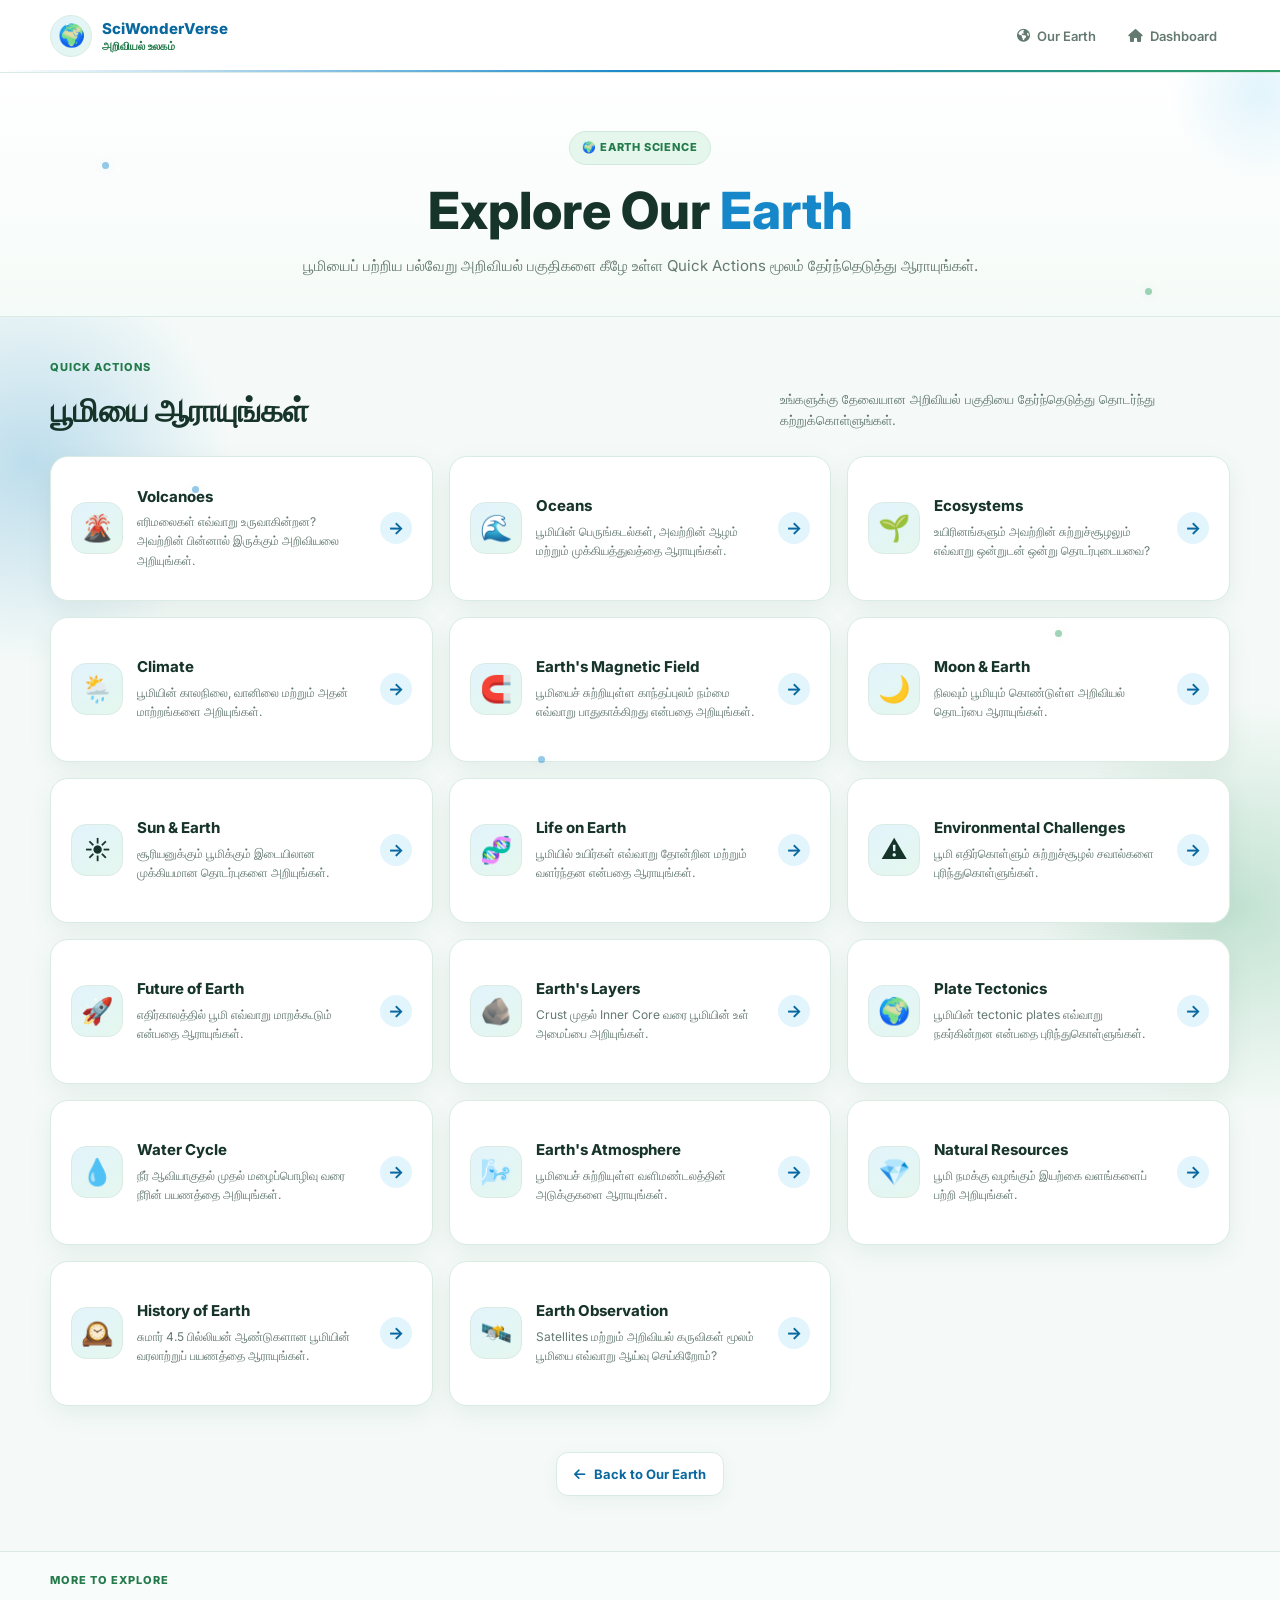
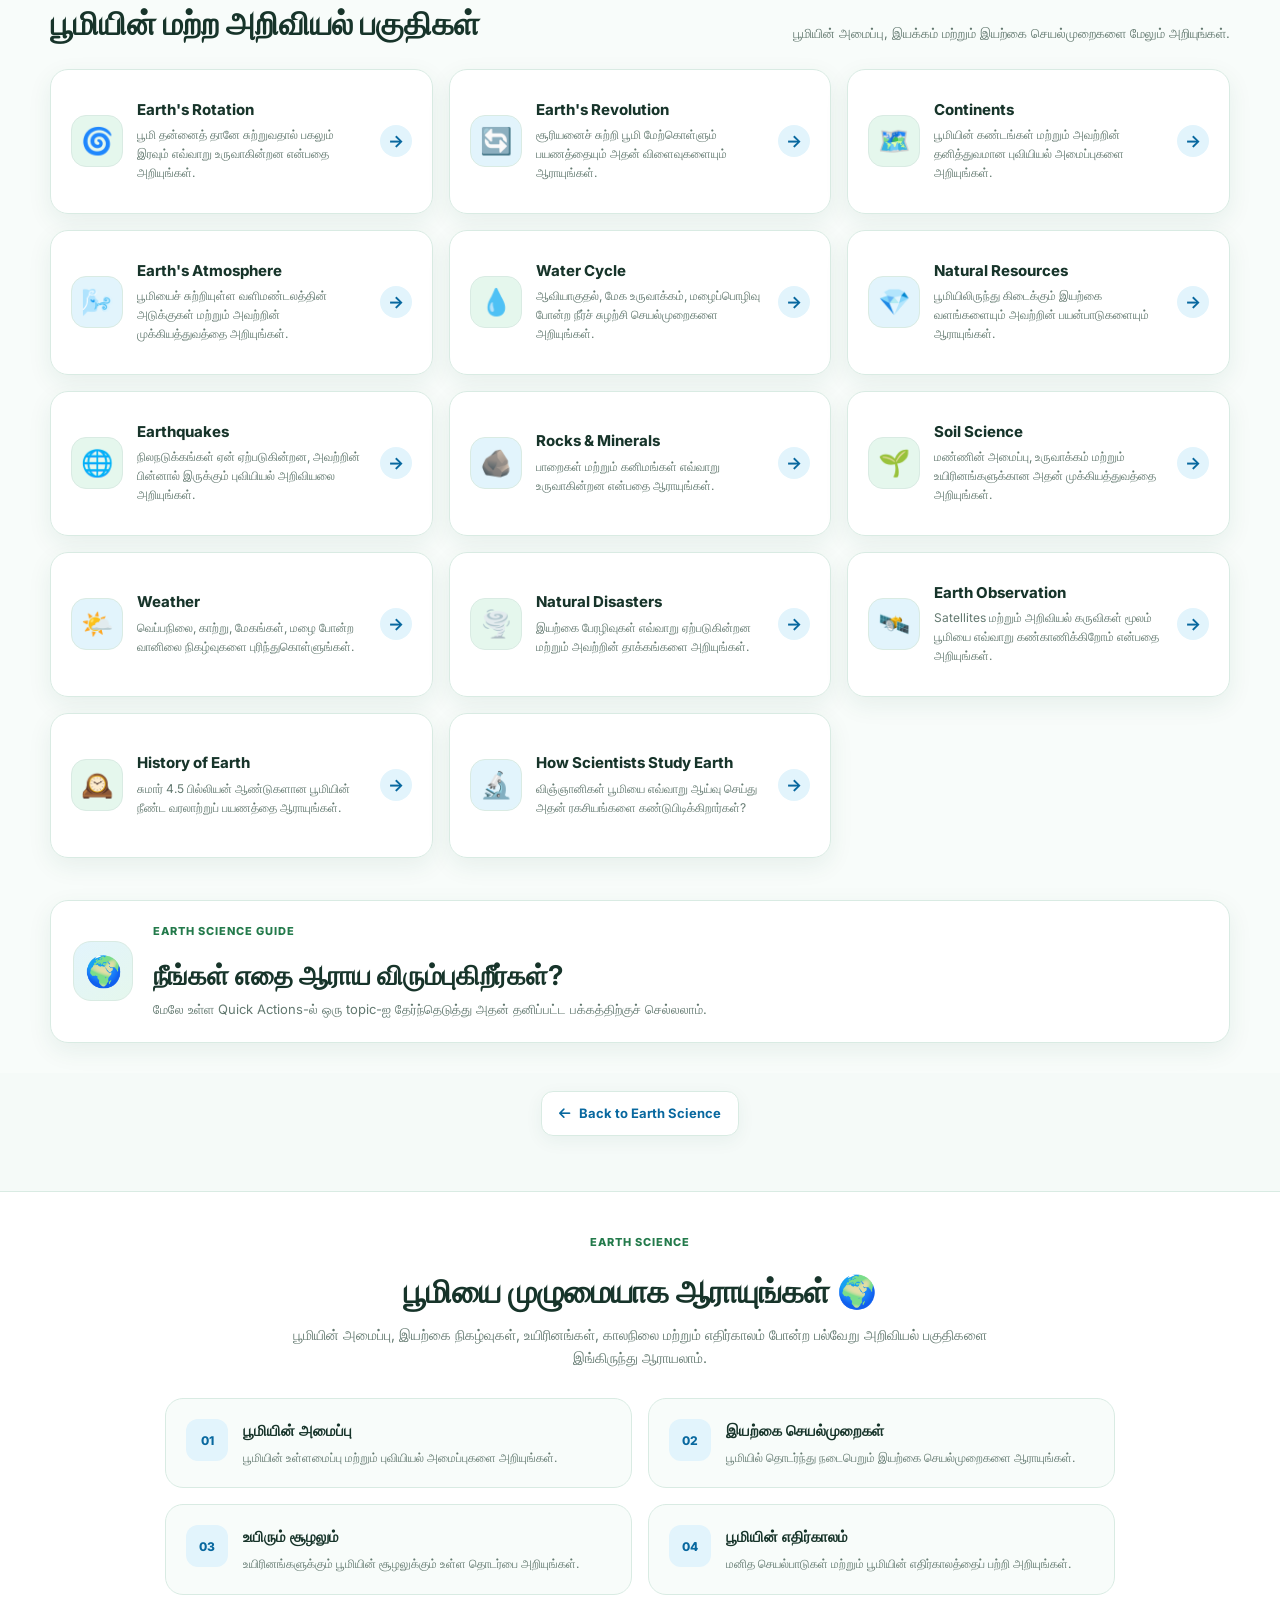
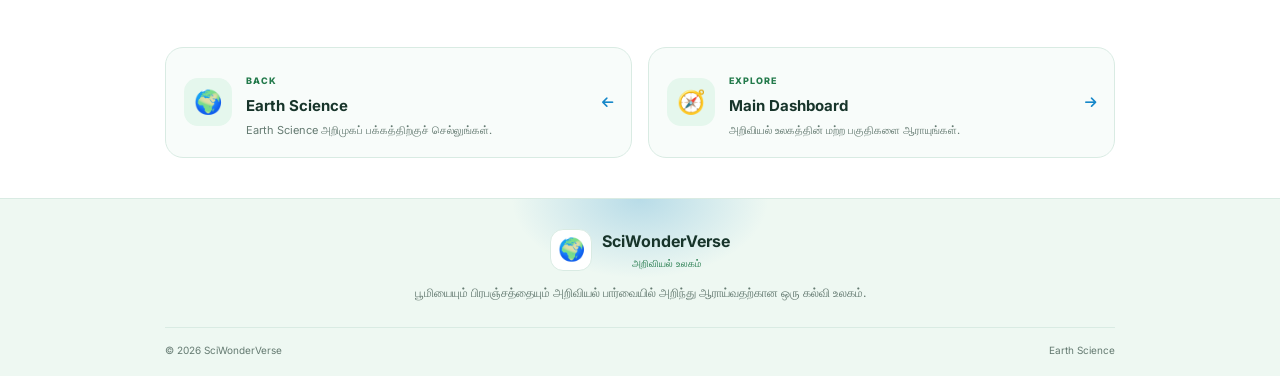
<file: earth-dashboard.html>
<!DOCTYPE html>
<html lang="en">
<head>

    <meta charset="UTF-8">

    <meta
        name="viewport"
        content="width=device-width, initial-scale=1.0"
    >

    <meta
        name="description"
        content="Explore Earth Science through a simple and organized learning dashboard."
    >

    <title>Earth Science Dashboard | SciWonderVerse</title>

    <!-- Google Font -->
    <link rel="preconnect" href="https://fonts.googleapis.com">
    <link rel="preconnect" href="https://fonts.gstatic.com" crossorigin>

    <link
        href="https://fonts.googleapis.com/css2?family=Inter:wght@400;500;600;700;800&display=swap"
        rel="stylesheet"
    >

    <!-- Icons -->
    <link
        rel="stylesheet"
        href="https://cdnjs.cloudflare.com/ajax/libs/font-awesome/6.5.2/css/all.min.css"
    >

    <!-- Main CSS -->
    <link rel="stylesheet" href="earth-dashboard.css">

</head>

<body>

    <!-- ==================================================
         HEADER
         ================================================== -->

    <header class="dashboard-header">

        <div class="header-container">

            <a href="our-earth.html" class="brand">

                <span class="brand-icon">
                    🌍
                </span>

                <span class="brand-text">
                    <strong>SciWonderVerse</strong>
                    <small>அறிவியல் உலகம்</small>
                </span>

            </a>


            <nav class="main-nav">

                <a href="our-earth.html">
                    <i class="fa-solid fa-earth-americas"></i>
                    Our Earth
                </a>

                <a href="main-dashboard.html">
                    <i class="fa-solid fa-house"></i>
                    Dashboard
                </a>

            </nav>


            <button
                class="menu-toggle"
                id="menuToggle"
                type="button"
                aria-label="Open navigation menu"
                aria-expanded="false"
            >
                <i class="fa-solid fa-bars"></i>
            </button>

        </div>

    </header>


    <!-- ==================================================
         MAIN
         ================================================== -->

    <main>

        <!-- ==================================================
             SIMPLE INTRO
             ================================================== -->

        <section class="dashboard-intro">

            <div class="intro-container">

                <span class="intro-label">
                    🌍 EARTH SCIENCE
                </span>

                <h1>
                    Explore Our
                    <span>Earth</span>
                </h1>

                <p>
                    பூமியைப் பற்றிய பல்வேறு அறிவியல் பகுதிகளை
                    கீழே உள்ள Quick Actions மூலம் தேர்ந்தெடுத்து
                    ஆராயுங்கள்.
                </p>

            </div>

        </section>


        <!-- ==================================================
             QUICK ACTIONS
             ================================================== -->

        <section class="quick-actions-section">

            <div class="section-container">

                <div class="section-heading">

                    <div>
                        <span class="section-label">
                            QUICK ACTIONS
                        </span>

                        <h2>
                            பூமியை ஆராயுங்கள்
                        </h2>
                    </div>

                    <p>
                        உங்களுக்கு தேவையான அறிவியல் பகுதியை
                        தேர்ந்தெடுத்து தொடர்ந்து கற்றுக்கொள்ளுங்கள்.
                    </p>

                </div>


                <div class="quick-actions-grid">


                    <!-- VOLCANOES -->

                    <a
                        href="volcanoes.html"
                        class="quick-card"
                    >

                        <div class="quick-icon">
                            🌋
                        </div>

                        <div class="quick-content">

                            <h3>
                                Volcanoes
                            </h3>

                            <p>
                                எரிமலைகள் எவ்வாறு உருவாகின்றன?
                                அவற்றின் பின்னால் இருக்கும்
                                அறிவியலை அறியுங்கள்.
                            </p>

                        </div>

                        <span class="quick-arrow">
                            →
                        </span>

                    </a>


                    <!-- OCEANS -->

                    <a
                        href="oceans.html"
                        class="quick-card"
                    >

                        <div class="quick-icon">
                            🌊
                        </div>

                        <div class="quick-content">

                            <h3>
                                Oceans
                            </h3>

                            <p>
                                பூமியின் பெருங்கடல்கள்,
                                அவற்றின் ஆழம் மற்றும்
                                முக்கியத்துவத்தை ஆராயுங்கள்.
                            </p>

                        </div>

                        <span class="quick-arrow">
                            →
                        </span>

                    </a>


                    <!-- ECOSYSTEMS -->

                    <a
                        href="ecosystems.html"
                        class="quick-card"
                    >

                        <div class="quick-icon">
                            🌱
                        </div>

                        <div class="quick-content">

                            <h3>
                                Ecosystems
                            </h3>

                            <p>
                                உயிரினங்களும் அவற்றின்
                                சுற்றுச்சூழலும் எவ்வாறு
                                ஒன்றுடன் ஒன்று தொடர்புடையவை?
                            </p>

                        </div>

                        <span class="quick-arrow">
                            →
                        </span>

                    </a>


                    <!-- CLIMATE -->

                    <a
                        href="climate.html"
                        class="quick-card"
                    >

                        <div class="quick-icon">
                            🌦️
                        </div>

                        <div class="quick-content">

                            <h3>
                                Climate
                            </h3>

                            <p>
                                பூமியின் காலநிலை,
                                வானிலை மற்றும் அதன்
                                மாற்றங்களை அறியுங்கள்.
                            </p>

                        </div>

                        <span class="quick-arrow">
                            →
                        </span>

                    </a>


                    <!-- MAGNETIC FIELD -->

                    <a
                        href="magnetic-field.html"
                        class="quick-card"
                    >

                        <div class="quick-icon">
                            🧲
                        </div>

                        <div class="quick-content">

                            <h3>
                                Earth's Magnetic Field
                            </h3>

                            <p>
                                பூமியைச் சுற்றியுள்ள
                                காந்தப்புலம் நம்மை எவ்வாறு
                                பாதுகாக்கிறது என்பதை அறியுங்கள்.
                            </p>

                        </div>

                        <span class="quick-arrow">
                            →
                        </span>

                    </a>


                    <!-- MOON EARTH -->

                    <a
                        href="moon-earth.html"
                        class="quick-card"
                    >

                        <div class="quick-icon">
                            🌙
                        </div>

                        <div class="quick-content">

                            <h3>
                                Moon & Earth
                            </h3>

                            <p>
                                நிலவும் பூமியும் கொண்டுள்ள
                                அறிவியல் தொடர்பை
                                ஆராயுங்கள்.
                            </p>

                        </div>

                        <span class="quick-arrow">
                            →
                        </span>

                    </a>
                                        <!-- SUN EARTH -->

                    <a
                        href="sun-earth.html"
                        class="quick-card"
                    >

                        <div class="quick-icon">
                            ☀️
                        </div>

                        <div class="quick-content">

                            <h3>
                                Sun & Earth
                            </h3>

                            <p>
                                சூரியனுக்கும் பூமிக்கும்
                                இடையிலான முக்கியமான
                                தொடர்புகளை அறியுங்கள்.
                            </p>

                        </div>

                        <span class="quick-arrow">
                            →
                        </span>

                    </a>


                    <!-- LIFE ON EARTH -->

                    <a
                        href="life-on-earth.html"
                        class="quick-card"
                    >

                        <div class="quick-icon">
                            🧬
                        </div>

                        <div class="quick-content">

                            <h3>
                                Life on Earth
                            </h3>

                            <p>
                                பூமியில் உயிர்கள் எவ்வாறு
                                தோன்றின மற்றும் வளர்ந்தன
                                என்பதை ஆராயுங்கள்.
                            </p>

                        </div>

                        <span class="quick-arrow">
                            →
                        </span>

                    </a>


                    <!-- ENVIRONMENT -->

                    <a
                        href="environmental-challenges.html"
                        class="quick-card"
                    >

                        <div class="quick-icon">
                            ⚠️
                        </div>

                        <div class="quick-content">

                            <h3>
                                Environmental Challenges
                            </h3>

                            <p>
                                பூமி எதிர்கொள்ளும்
                                சுற்றுச்சூழல் சவால்களை
                                புரிந்துகொள்ளுங்கள்.
                            </p>

                        </div>

                        <span class="quick-arrow">
                            →
                        </span>

                    </a>


                    <!-- FUTURE EARTH -->

                    <a
                        href="future-earth.html"
                        class="quick-card"
                    >

                        <div class="quick-icon">
                            🚀
                        </div>

                        <div class="quick-content">

                            <h3>
                                Future of Earth
                            </h3>

                            <p>
                                எதிர்காலத்தில் பூமி எவ்வாறு
                                மாறக்கூடும் என்பதை
                                ஆராயுங்கள்.
                            </p>

                        </div>

                        <span class="quick-arrow">
                            →
                        </span>

                    </a>


                    <!-- EARTH LAYERS -->

                    <a
                        href="earth-layers.html"
                        class="quick-card"
                    >

                        <div class="quick-icon">
                            🪨
                        </div>

                        <div class="quick-content">

                            <h3>
                                Earth's Layers
                            </h3>

                            <p>
                                Crust முதல் Inner Core வரை
                                பூமியின் உள் அமைப்பை
                                அறியுங்கள்.
                            </p>

                        </div>

                        <span class="quick-arrow">
                            →
                        </span>

                    </a>


                    <!-- PLATE TECTONICS -->

                    <a
                        href="plate-tectonics.html"
                        class="quick-card"
                    >

                        <div class="quick-icon">
                            🌍
                        </div>

                        <div class="quick-content">

                            <h3>
                                Plate Tectonics
                            </h3>

                            <p>
                                பூமியின் tectonic plates
                                எவ்வாறு நகர்கின்றன என்பதை
                                புரிந்துகொள்ளுங்கள்.
                            </p>

                        </div>

                        <span class="quick-arrow">
                            →
                        </span>

                    </a>


                    <!-- WATER CYCLE -->

                    <a
                        href="water-cycle.html"
                        class="quick-card"
                    >

                        <div class="quick-icon">
                            💧
                        </div>

                        <div class="quick-content">

                            <h3>
                                Water Cycle
                            </h3>

                            <p>
                                நீர் ஆவியாகுதல் முதல்
                                மழைப்பொழிவு வரை நீரின்
                                பயணத்தை அறியுங்கள்.
                            </p>

                        </div>

                        <span class="quick-arrow">
                            →
                        </span>

                    </a>


                    <!-- ATMOSPHERE -->

                    <a
                        href="atmosphere.html"
                        class="quick-card"
                    >

                        <div class="quick-icon">
                            🌬️
                        </div>

                        <div class="quick-content">

                            <h3>
                                Earth's Atmosphere
                            </h3>

                            <p>
                                பூமியைச் சுற்றியுள்ள
                                வளிமண்டலத்தின் அடுக்குகளை
                                ஆராயுங்கள்.
                            </p>

                        </div>

                        <span class="quick-arrow">
                            →
                        </span>

                    </a>


                    <!-- NATURAL RESOURCES -->

                    <a
                        href="natural-resources.html"
                        class="quick-card"
                    >

                        <div class="quick-icon">
                            💎
                        </div>

                        <div class="quick-content">

                            <h3>
                                Natural Resources
                            </h3>

                            <p>
                                பூமி நமக்கு வழங்கும்
                                இயற்கை வளங்களைப்
                                பற்றி அறியுங்கள்.
                            </p>

                        </div>

                        <span class="quick-arrow">
                            →
                        </span>

                    </a>


                    <!-- EARTH HISTORY -->

                    <a
                        href="earth-history.html"
                        class="quick-card"
                    >

                        <div class="quick-icon">
                            🕰️
                        </div>

                        <div class="quick-content">

                            <h3>
                                History of Earth
                            </h3>

                            <p>
                                சுமார் 4.5 பில்லியன் ஆண்டுகளான
                                பூமியின் வரலாற்றுப் பயணத்தை
                                ஆராயுங்கள்.
                            </p>

                        </div>

                        <span class="quick-arrow">
                            →
                        </span>

                    </a>


                    <!-- EARTH OBSERVATION -->

                    <a
                        href="earth-observation.html"
                        class="quick-card"
                    >

                        <div class="quick-icon">
                            🛰️
                        </div>

                        <div class="quick-content">

                            <h3>
                                Earth Observation
                            </h3>

                            <p>
                                Satellites மற்றும் அறிவியல்
                                கருவிகள் மூலம் பூமியை
                                எவ்வாறு ஆய்வு செய்கிறோம்?
                            </p>

                        </div>

                        <span class="quick-arrow">
                            →
                        </span>

                    </a>

                </div>

            </div>

        </section>


        <!-- ==================================================
             SIMPLE BACK BUTTON
             ================================================== -->

        <section class="dashboard-footer-action">

            <a
                href="earth-science.html"
                class="back-earth-button"
            >

                <i class="fa-solid fa-arrow-left"></i>

                <span>
                    Back to Our Earth
                </span>

            </a>

        </section>
        <!-- ==================================================
             ADDITIONAL EARTH SCIENCE TOPICS
             ================================================== -->

        <section class="additional-topics-section">

            <div class="section-container">

                <div class="section-heading">

                    <div>

                        <span class="section-label">
                            MORE TO EXPLORE
                        </span>

                        <h2>
                            பூமியின் மற்ற அறிவியல் பகுதிகள்
                        </h2>

                    </div>

                    <p>
                        பூமியின் அமைப்பு, இயக்கம் மற்றும்
                        இயற்கை செயல்முறைகளை மேலும் அறியுங்கள்.
                    </p>

                </div>


                <div class="quick-actions-grid">


                    <!-- EARTH'S ROTATION -->

                    <a
                        href="earth-rotation.html"
                        class="quick-card"
                    >

                        <div class="quick-icon">
                            🌀
                        </div>

                        <div class="quick-content">

                            <h3>
                                Earth's Rotation
                            </h3>

                            <p>
                                பூமி தன்னைத் தானே சுற்றுவதால்
                                பகலும் இரவும் எவ்வாறு
                                உருவாகின்றன என்பதை அறியுங்கள்.
                            </p>

                        </div>

                        <span class="quick-arrow">
                            →
                        </span>

                    </a>


                    <!-- EARTH'S REVOLUTION -->

                    <a
                        href="earth-revolution.html"
                        class="quick-card"
                    >

                        <div class="quick-icon">
                            🔄
                        </div>

                        <div class="quick-content">

                            <h3>
                                Earth's Revolution
                            </h3>

                            <p>
                                சூரியனைச் சுற்றி பூமி மேற்கொள்ளும்
                                பயணத்தையும் அதன் விளைவுகளையும்
                                ஆராயுங்கள்.
                            </p>

                        </div>

                        <span class="quick-arrow">
                            →
                        </span>

                    </a>


                    <!-- CONTINENTS -->

                    <a
                        href="continents.html"
                        class="quick-card"
                    >

                        <div class="quick-icon">
                            🗺️
                        </div>

                        <div class="quick-content">

                            <h3>
                                Continents
                            </h3>

                            <p>
                                பூமியின் கண்டங்கள் மற்றும்
                                அவற்றின் தனித்துவமான
                                புவியியல் அமைப்புகளை அறியுங்கள்.
                            </p>

                        </div>

                        <span class="quick-arrow">
                            →
                        </span>

                    </a>


                    <!-- EARTH'S ATMOSPHERE -->

                    <a
                        href="atmosphere.html"
                        class="quick-card"
                    >

                        <div class="quick-icon">
                            🌬️
                        </div>

                        <div class="quick-content">

                            <h3>
                                Earth's Atmosphere
                            </h3>

                            <p>
                                பூமியைச் சுற்றியுள்ள வளிமண்டலத்தின்
                                அடுக்குகள் மற்றும் அவற்றின்
                                முக்கியத்துவத்தை அறியுங்கள்.
                            </p>

                        </div>

                        <span class="quick-arrow">
                            →
                        </span>

                    </a>


                    <!-- WATER CYCLE -->

                    <a
                        href="water-cycle.html"
                        class="quick-card"
                    >

                        <div class="quick-icon">
                            💧
                        </div>

                        <div class="quick-content">

                            <h3>
                                Water Cycle
                            </h3>

                            <p>
                                ஆவியாகுதல், மேக உருவாக்கம்,
                                மழைப்பொழிவு போன்ற நீர்ச் சுழற்சி
                                செயல்முறைகளை அறியுங்கள்.
                            </p>

                        </div>

                        <span class="quick-arrow">
                            →
                        </span>

                    </a>


                    <!-- NATURAL RESOURCES -->

                    <a
                        href="natural-resources.html"
                        class="quick-card"
                    >

                        <div class="quick-icon">
                            💎
                        </div>

                        <div class="quick-content">

                            <h3>
                                Natural Resources
                            </h3>

                            <p>
                                பூமியிலிருந்து கிடைக்கும்
                                இயற்கை வளங்களையும் அவற்றின்
                                பயன்பாடுகளையும் ஆராயுங்கள்.
                            </p>

                        </div>

                        <span class="quick-arrow">
                            →
                        </span>

                    </a>
                    <!-- EARTHQUAKES -->

                    <a
                        href="earthquakes.html"
                        class="quick-card"
                    >

                        <div class="quick-icon">
                            🌐
                        </div>

                        <div class="quick-content">

                            <h3>
                                Earthquakes
                            </h3>

                            <p>
                                நிலநடுக்கங்கள் ஏன் ஏற்படுகின்றன,
                                அவற்றின் பின்னால் இருக்கும்
                                புவியியல் அறிவியலை அறியுங்கள்.
                            </p>

                        </div>

                        <span class="quick-arrow">
                            →
                        </span>

                    </a>


                    <!-- ROCKS & MINERALS -->

                    <a
                        href="rocks-minerals.html"
                        class="quick-card"
                    >

                        <div class="quick-icon">
                            🪨
                        </div>

                        <div class="quick-content">

                            <h3>
                                Rocks & Minerals
                            </h3>

                            <p>
                                பாறைகள் மற்றும் கனிமங்கள்
                                எவ்வாறு உருவாகின்றன என்பதை
                                ஆராயுங்கள்.
                            </p>

                        </div>

                        <span class="quick-arrow">
                            →
                        </span>

                    </a>


                    <!-- SOIL -->

                    <a
                        href="soil-science.html"
                        class="quick-card"
                    >

                        <div class="quick-icon">
                            🌱
                        </div>

                        <div class="quick-content">

                            <h3>
                                Soil Science
                            </h3>

                            <p>
                                மண்ணின் அமைப்பு, உருவாக்கம் மற்றும்
                                உயிரினங்களுக்கான அதன்
                                முக்கியத்துவத்தை அறியுங்கள்.
                            </p>

                        </div>

                        <span class="quick-arrow">
                            →
                        </span>

                    </a>


                    <!-- WEATHER -->

                    <a
                        href="weather.html"
                        class="quick-card"
                    >

                        <div class="quick-icon">
                            🌤️
                        </div>

                        <div class="quick-content">

                            <h3>
                                Weather
                            </h3>

                            <p>
                                வெப்பநிலை, காற்று, மேகங்கள்,
                                மழை போன்ற வானிலை நிகழ்வுகளை
                                புரிந்துகொள்ளுங்கள்.
                            </p>

                        </div>

                        <span class="quick-arrow">
                            →
                        </span>

                    </a>


                    <!-- NATURAL DISASTERS -->

                    <a
                        href="natural-disasters.html"
                        class="quick-card"
                    >

                        <div class="quick-icon">
                            🌪️
                        </div>

                        <div class="quick-content">

                            <h3>
                                Natural Disasters
                            </h3>

                            <p>
                                இயற்கை பேரழிவுகள் எவ்வாறு
                                ஏற்படுகின்றன மற்றும் அவற்றின்
                                தாக்கங்களை அறியுங்கள்.
                            </p>

                        </div>

                        <span class="quick-arrow">
                            →
                        </span>

                    </a>


                    <!-- EARTH OBSERVATION -->

                    <a
                        href="earth-observation.html"
                        class="quick-card"
                    >

                        <div class="quick-icon">
                            🛰️
                        </div>

                        <div class="quick-content">

                            <h3>
                                Earth Observation
                            </h3>

                            <p>
                                Satellites மற்றும் அறிவியல்
                                கருவிகள் மூலம் பூமியை எவ்வாறு
                                கண்காணிக்கிறோம் என்பதை அறியுங்கள்.
                            </p>

                        </div>

                        <span class="quick-arrow">
                            →
                        </span>

                    </a>


                    <!-- EARTH HISTORY -->

                    <a
                        href="earth-history.html"
                        class="quick-card"
                    >

                        <div class="quick-icon">
                            🕰️
                        </div>

                        <div class="quick-content">

                            <h3>
                                History of Earth
                            </h3>

                            <p>
                                சுமார் 4.5 பில்லியன் ஆண்டுகளான
                                பூமியின் நீண்ட வரலாற்றுப்
                                பயணத்தை ஆராயுங்கள்.
                            </p>

                        </div>

                        <span class="quick-arrow">
                            →
                        </span>

                    </a>


                    <!-- HOW SCIENTISTS STUDY EARTH -->

                    <a
                        href="earth-science-methods.html"
                        class="quick-card"
                    >

                        <div class="quick-icon">
                            🔬
                        </div>

                        <div class="quick-content">

                            <h3>
                                How Scientists Study Earth
                            </h3>

                            <p>
                                விஞ்ஞானிகள் பூமியை எவ்வாறு
                                ஆய்வு செய்து அதன் ரகசியங்களை
                                கண்டுபிடிக்கிறார்கள்?
                            </p>

                        </div>

                        <span class="quick-arrow">
                            →
                        </span>

                    </a>

                </div>

            </div>

        </section>


        <!-- ==================================================
             QUICK NAVIGATION
             ================================================== -->

        <section class="quick-navigation-section">

            <div class="section-container">

                <div class="quick-navigation-box">

                    <div class="navigation-icon">
                        🌍
                    </div>

                    <div class="navigation-content">

                        <span class="section-label">
                            EARTH SCIENCE GUIDE
                        </span>

                        <h2>
                            நீங்கள் எதை ஆராய விரும்புகிறீர்கள்?
                        </h2>

                        <p>
                            மேலே உள்ள Quick Actions-ல்
                            ஒரு topic-ஐ தேர்ந்தெடுத்து
                            அதன் தனிப்பட்ட பக்கத்திற்குச் செல்லலாம்.
                        </p>

                    </div>

                </div>

            </div>

        </section>


        <!-- ==================================================
             BACK TO EARTH SCIENCE
             ================================================== -->

        <section class="dashboard-footer-action">

            <a
                href="earth-science.html"
                class="back-earth-button"
            >

                <i class="fa-solid fa-arrow-left"></i>

                <span>
                    Back to Earth Science
                </span>

            </a>

        </section>
                <!-- ==================================================
             FINAL DASHBOARD SUMMARY
             ================================================== -->

        <section class="earth-summary-section">

            <div class="section-container">

                <div class="summary-heading">

                    <span class="section-label">
                        EARTH SCIENCE
                    </span>

                    <h2>
                        பூமியை முழுமையாக ஆராயுங்கள் 🌍
                    </h2>

                    <p>
                        பூமியின் அமைப்பு, இயற்கை நிகழ்வுகள்,
                        உயிரினங்கள், காலநிலை மற்றும்
                        எதிர்காலம் போன்ற பல்வேறு அறிவியல்
                        பகுதிகளை இங்கிருந்து ஆராயலாம்.
                    </p>

                </div>


                <div class="summary-grid">


                    <div class="summary-item">

                        <span class="summary-number">
                            01
                        </span>

                        <div>

                            <h3>
                                பூமியின் அமைப்பு
                            </h3>

                            <p>
                                பூமியின் உள்ளமைப்பு மற்றும்
                                புவியியல் அமைப்புகளை அறியுங்கள்.
                            </p>

                        </div>

                    </div>


                    <div class="summary-item">

                        <span class="summary-number">
                            02
                        </span>

                        <div>

                            <h3>
                                இயற்கை செயல்முறைகள்
                            </h3>

                            <p>
                                பூமியில் தொடர்ந்து நடைபெறும்
                                இயற்கை செயல்முறைகளை ஆராயுங்கள்.
                            </p>

                        </div>

                    </div>


                    <div class="summary-item">

                        <span class="summary-number">
                            03
                        </span>

                        <div>

                            <h3>
                                உயிரும் சூழலும்
                            </h3>

                            <p>
                                உயிரினங்களுக்கும் பூமியின்
                                சூழலுக்கும் உள்ள தொடர்பை அறியுங்கள்.
                            </p>

                        </div>

                    </div>


                    <div class="summary-item">

                        <span class="summary-number">
                            04
                        </span>

                        <div>

                            <h3>
                                பூமியின் எதிர்காலம்
                            </h3>

                            <p>
                                மனித செயல்பாடுகள் மற்றும்
                                பூமியின் எதிர்காலத்தைப் பற்றி அறியுங்கள்.
                            </p>

                        </div>

                    </div>

                </div>

            </div>

        </section>
                <!-- ==================================================
             FINAL NAVIGATION
             ================================================== -->

        <section class="final-navigation-section">

            <div class="section-container">

                <div class="final-navigation-grid">


                    <!-- EARTH SCIENCE -->

                    <a
                        href="earth-science.html"
                        class="final-nav-card"
                    >

                        <div class="final-nav-icon">
                            🌍
                        </div>

                        <div class="final-nav-content">

                            <span>
                                BACK
                            </span>

                            <h3>
                                Earth Science
                            </h3>

                            <p>
                                Earth Science அறிமுகப் பக்கத்திற்குச் செல்லுங்கள்.
                            </p>

                        </div>

                        <i class="fa-solid fa-arrow-left"></i>

                    </a>


                    <!-- MAIN DASHBOARD -->

                    <a
                        href="main-dashboard.html"
                        class="final-nav-card"
                    >

                        <div class="final-nav-icon">
                            🧭
                        </div>

                        <div class="final-nav-content">

                            <span>
                                EXPLORE
                            </span>

                            <h3>
                                Main Dashboard
                            </h3>

                            <p>
                                அறிவியல் உலகத்தின் மற்ற பகுதிகளை ஆராயுங்கள்.
                            </p>

                        </div>

                        <i class="fa-solid fa-arrow-right"></i>

                    </a>

                </div>

            </div>

        </section>


        <!-- ==================================================
             FOOTER
             ================================================== -->

        <footer class="earth-footer">

            <div class="section-container">

                <div class="footer-main">


                    <div class="footer-brand">

                        <div class="footer-logo">
                            🌍
                        </div>

                        <div>

                            <h2>
                                SciWonderVerse
                            </h2>

                            <p>
                                அறிவியல் உலகம்
                            </p>

                        </div>

                    </div>


                    <p class="footer-description">

                        பூமியையும் பிரபஞ்சத்தையும்
                        அறிவியல் பார்வையில் அறிந்து
                        ஆராய்வதற்கான ஒரு கல்வி உலகம்.

                    </p>

                </div>


                <div class="footer-bottom">

                    <span>
                        © <span id="currentYear"></span>
                        SciWonderVerse
                    </span>

                    <span>
                        Earth Science
                    </span>

                </div>

            </div>

        </footer>


    </main>


    <!-- =====================================================
         JAVASCRIPT
         ===================================================== -->

    <script src="earth-dashboard.js"></script>

</body>

</html>
</file>
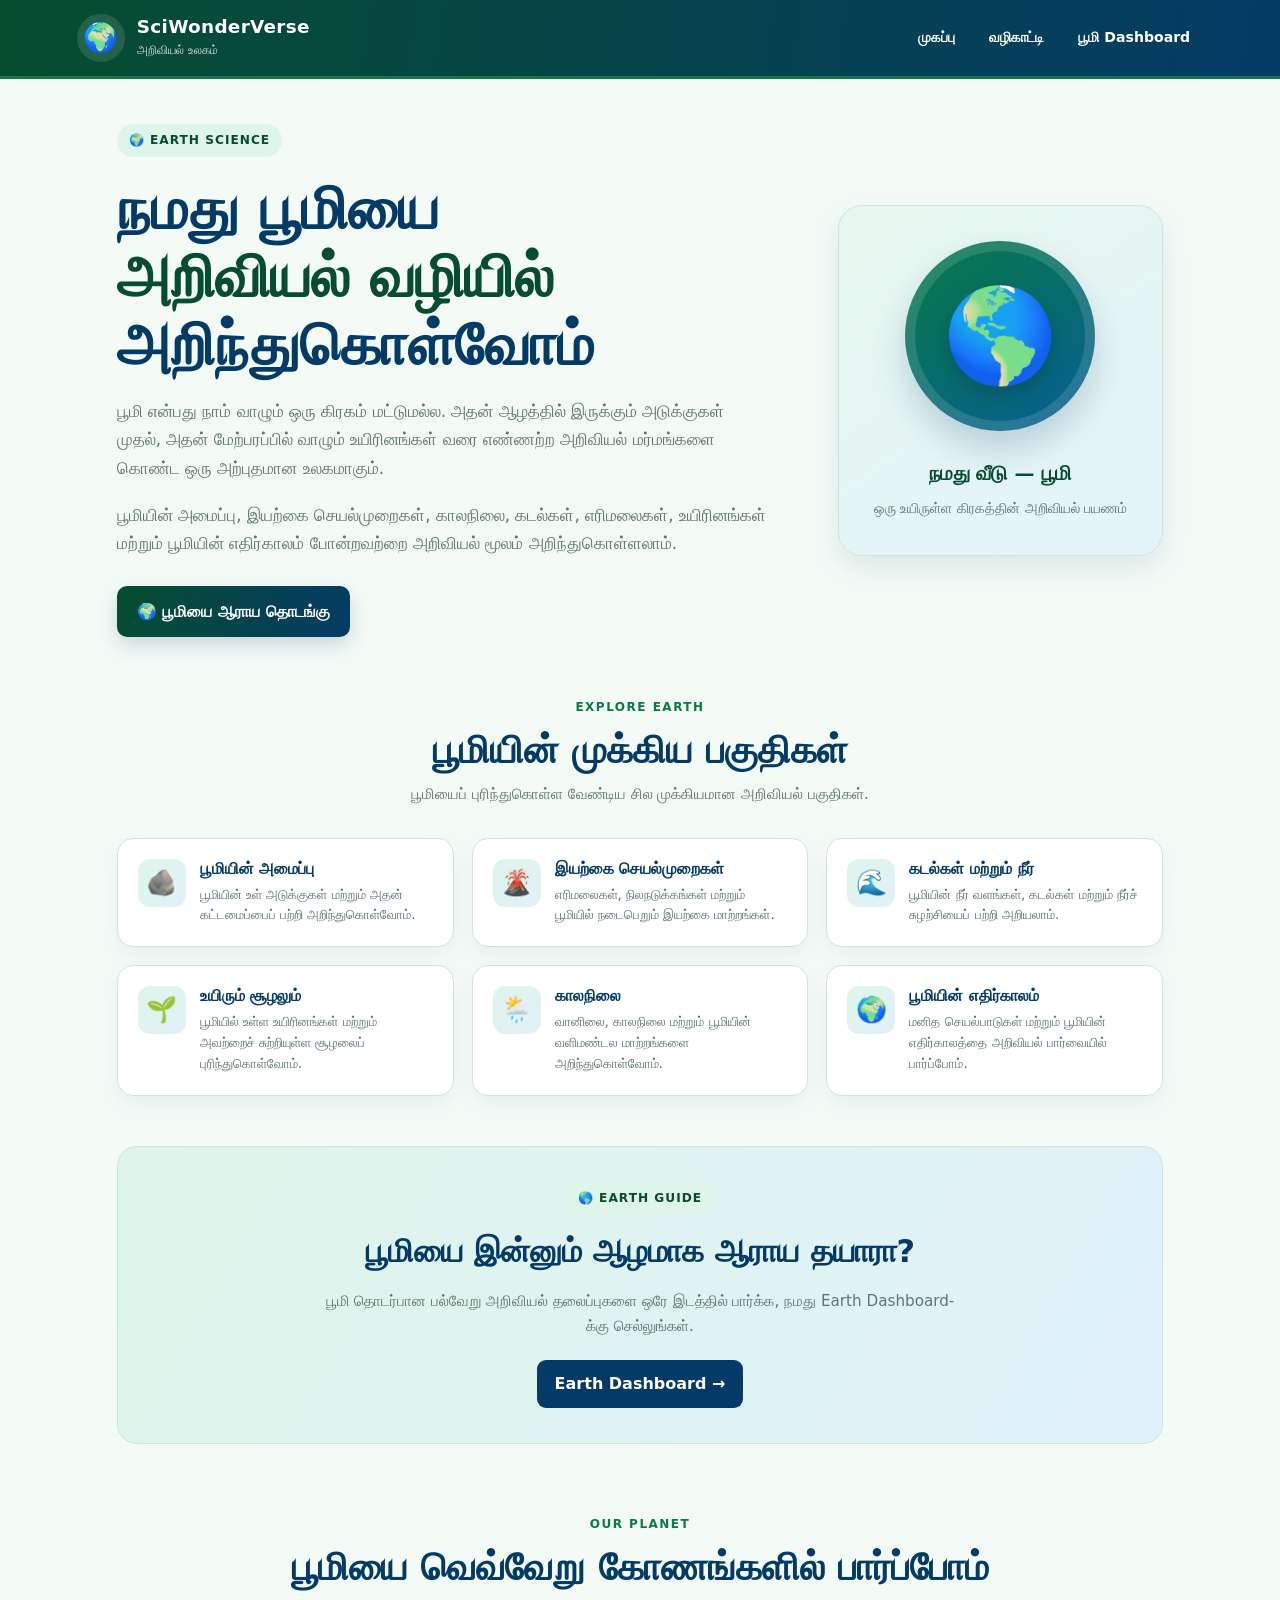
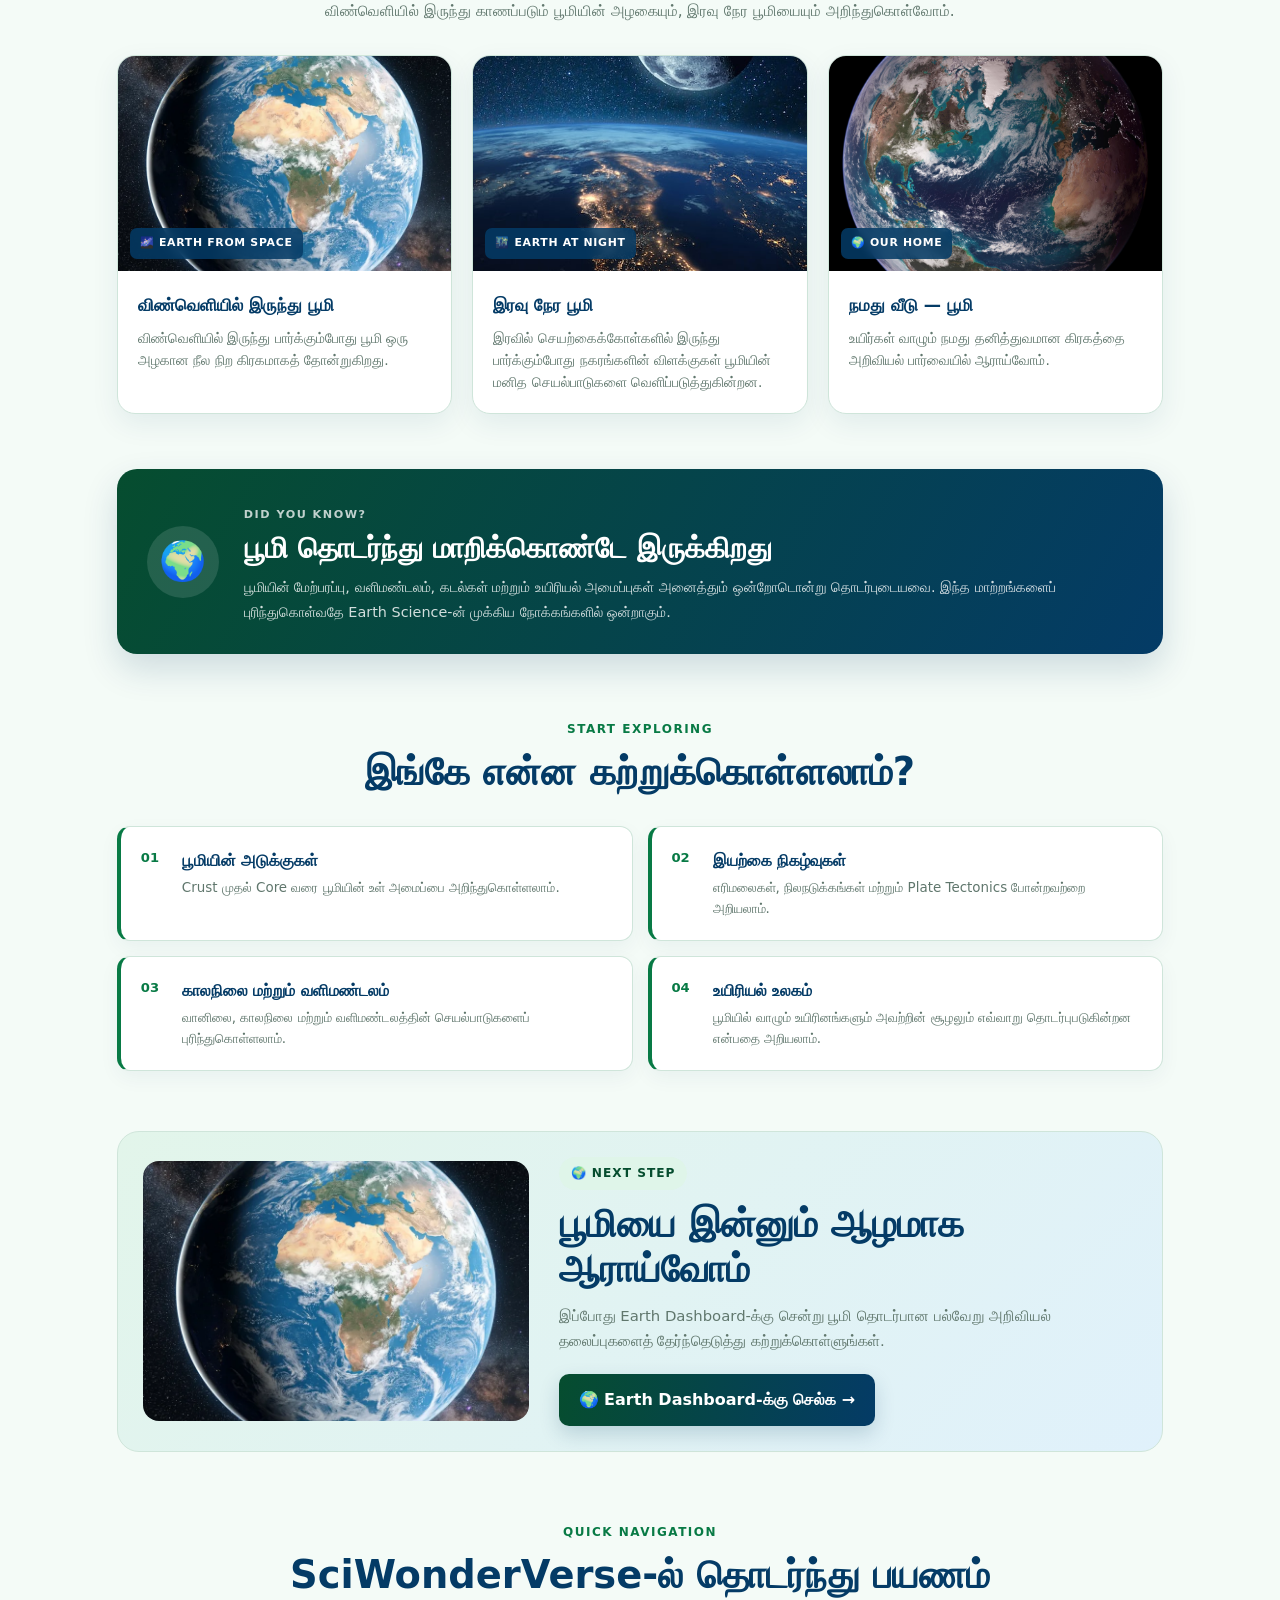
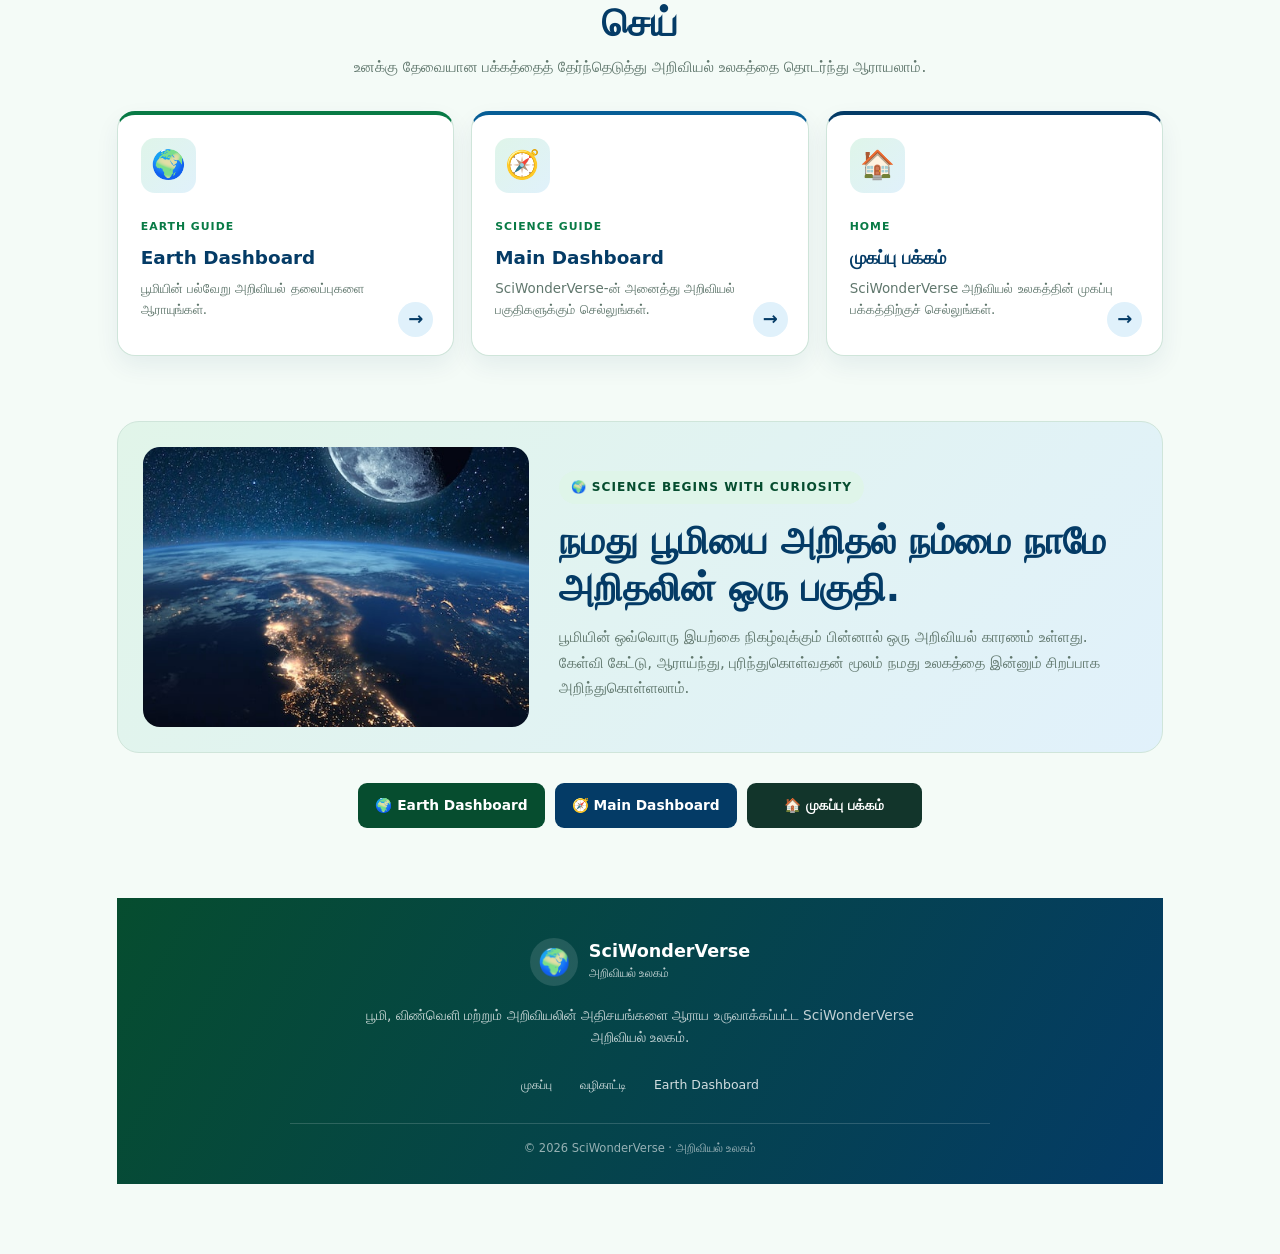
<file: earth-science.html>
<!DOCTYPE html>
<html lang="ta">
<head>
    <meta charset="UTF-8">
    <meta
        name="viewport"
        content="width=device-width, initial-scale=1.0"
    >

    <title>Earth Science | SciWonderVerse</title>

    <link
        rel="stylesheet"
        href="earth-science.css"
    >
</head>

<body>

    <!-- ==============================
         EARTH SCIENCE HEADER
    =============================== -->

    <header class="earth-science-header">

        <div class="earth-science-brand">

            <div class="earth-brand-icon">
                🌍
            </div>

            <div class="earth-brand-text">
                <h1>SciWonderVerse</h1>
                <span>அறிவியல் உலகம்</span>
            </div>

        </div>

        <nav class="earth-science-nav">

            <a href="index.html">
                முகப்பு
            </a>

            <a href="main-dashboard.html">
                வழிகாட்டி
            </a>

            <a href="earth-dashboard.html">
                பூமி Dashboard
            </a>

        </nav>

    </header>


    <!-- ==============================
         MAIN CONTENT
    =============================== -->

    <main class="earth-science-main">


        <!-- ==============================
             INTRODUCTION
        =============================== -->

        <section class="earth-introduction">

            <div class="earth-intro-content">

                <span class="earth-small-label">
                    🌍 EARTH SCIENCE
                </span>

                <h2>
                    நமது பூமியை
                    <strong>அறிவியல் வழியில்</strong>
                    அறிந்துகொள்வோம்
                </h2>

                <p>
                    பூமி என்பது நாம் வாழும் ஒரு கிரகம் மட்டுமல்ல.
                    அதன் ஆழத்தில் இருக்கும் அடுக்குகள் முதல்,
                    அதன் மேற்பரப்பில் வாழும் உயிரினங்கள் வரை
                    எண்ணற்ற அறிவியல் மர்மங்களை கொண்ட ஒரு
                    அற்புதமான உலகமாகும்.
                </p>

                <p>
                    பூமியின் அமைப்பு, இயற்கை செயல்முறைகள்,
                    காலநிலை, கடல்கள், எரிமலைகள், உயிரினங்கள்
                    மற்றும் பூமியின் எதிர்காலம் போன்றவற்றை
                    அறிவியல் மூலம் அறிந்துகொள்ளலாம்.
                </p>


                <div class="earth-intro-actions">

                    <a
                        href="earth-dashboard.html"
                        class="earth-primary-button"
                    >
                        🌍 பூமியை ஆராய தொடங்கு
                    </a>

                </div>

            </div>


            <div class="earth-visual-card">

                <div class="earth-circle">

                    <div class="earth-circle-symbol">
                        🌎
                    </div>

                </div>

                <h3>
                    நமது வீடு — பூமி
                </h3>

                <p>
                    ஒரு உயிருள்ள கிரகத்தின் அறிவியல் பயணம்
                </p>

            </div>

        </section>


        <!-- ==============================
             SHORT TOPICS
        =============================== -->

        <section class="earth-topic-intro">

            <div class="section-heading">

                <span>
                    EXPLORE EARTH
                </span>

                <h2>
                    பூமியின் முக்கிய பகுதிகள்
                </h2>

                <p>
                    பூமியைப் புரிந்துகொள்ள வேண்டிய சில
                    முக்கியமான அறிவியல் பகுதிகள்.
                </p>

            </div>
                        <div class="earth-topic-grid">


                <!-- TOPIC 01 -->

                <article class="earth-topic-card">

                    <div class="topic-icon">
                        🪨
                    </div>

                    <div class="topic-content">

                        <h3>
                            பூமியின் அமைப்பு
                        </h3>

                        <p>
                            பூமியின் உள் அடுக்குகள் மற்றும்
                            அதன் கட்டமைப்பைப் பற்றி அறிந்துகொள்வோம்.
                        </p>

                    </div>

                </article>


                <!-- TOPIC 02 -->

                <article class="earth-topic-card">

                    <div class="topic-icon">
                        🌋
                    </div>

                    <div class="topic-content">

                        <h3>
                            இயற்கை செயல்முறைகள்
                        </h3>

                        <p>
                            எரிமலைகள், நிலநடுக்கங்கள் மற்றும்
                            பூமியில் நடைபெறும் இயற்கை மாற்றங்கள்.
                        </p>

                    </div>

                </article>


                <!-- TOPIC 03 -->

                <article class="earth-topic-card">

                    <div class="topic-icon">
                        🌊
                    </div>

                    <div class="topic-content">

                        <h3>
                            கடல்கள் மற்றும் நீர்
                        </h3>

                        <p>
                            பூமியின் நீர் வளங்கள், கடல்கள் மற்றும்
                            நீர்ச் சுழற்சியைப் பற்றி அறியலாம்.
                        </p>

                    </div>

                </article>


                <!-- TOPIC 04 -->

                <article class="earth-topic-card">

                    <div class="topic-icon">
                        🌱
                    </div>

                    <div class="topic-content">

                        <h3>
                            உயிரும் சூழலும்
                        </h3>

                        <p>
                            பூமியில் உள்ள உயிரினங்கள் மற்றும்
                            அவற்றைச் சுற்றியுள்ள சூழலைப் புரிந்துகொள்வோம்.
                        </p>

                    </div>

                </article>


                <!-- TOPIC 05 -->

                <article class="earth-topic-card">

                    <div class="topic-icon">
                        🌦️
                    </div>

                    <div class="topic-content">

                        <h3>
                            காலநிலை
                        </h3>

                        <p>
                            வானிலை, காலநிலை மற்றும் பூமியின்
                            வளிமண்டல மாற்றங்களை அறிந்துகொள்வோம்.
                        </p>

                    </div>

                </article>


                <!-- TOPIC 06 -->

                <article class="earth-topic-card">

                    <div class="topic-icon">
                        🌍
                    </div>

                    <div class="topic-content">

                        <h3>
                            பூமியின் எதிர்காலம்
                        </h3>

                        <p>
                            மனித செயல்பாடுகள் மற்றும் பூமியின்
                            எதிர்காலத்தை அறிவியல் பார்வையில் பார்ப்போம்.
                        </p>

                    </div>

                </article>

            </div>

        </section>


        <!-- ==============================
             DASHBOARD INTRO
        =============================== -->

        <section class="earth-dashboard-intro">

            <div class="dashboard-intro-box">

                <span class="earth-small-label">
                    🌎 EARTH GUIDE
                </span>

                <h2>
                    பூமியை இன்னும் ஆழமாக ஆராய தயாரா?
                </h2>

                <p>
                    பூமி தொடர்பான பல்வேறு அறிவியல் தலைப்புகளை
                    ஒரே இடத்தில் பார்க்க, நமது Earth Dashboard-க்கு
                    செல்லுங்கள்.
                </p>

                <a
                    href="earth-dashboard.html"
                    class="earth-secondary-button"
                >
                    Earth Dashboard →
                </a>

            </div>

        </section>
         <!-- =================================
             EARTH IMAGE SHOWCASE
        ================================== -->

        <section class="earth-image-showcase">

            <div class="section-heading">

                <span>
                    OUR PLANET
                </span>

                <h2>
                    பூமியை வெவ்வேறு கோணங்களில் பார்ப்போம்
                </h2>

                <p>
                    விண்வெளியில் இருந்து காணப்படும் பூமியின்
                    அழகையும், இரவு நேர பூமியையும் அறிந்துகொள்வோம்.
                </p>

            </div>


            <div class="earth-image-grid">


                <!-- EARTH SPACE -->

                <article class="earth-image-card earth-space-card">

                    <div class="earth-image-wrapper">

                        <img
                            src="assets/images/earth-space.webp"
                            alt="விண்வெளியில் இருந்து காணப்படும் பூமி"
                            loading="lazy"
                        >

                        <span class="image-label">
                            🌌 EARTH FROM SPACE
                        </span>

                    </div>

                    <div class="earth-image-content">

                        <h3>
                            விண்வெளியில் இருந்து பூமி
                        </h3>

                        <p>
                            விண்வெளியில் இருந்து பார்க்கும்போது
                            பூமி ஒரு அழகான நீல நிற கிரகமாகத்
                            தோன்றுகிறது.
                        </p>

                    </div>

                </article>


                <!-- EARTH NIGHT -->

                <article class="earth-image-card earth-night-card">

                    <div class="earth-image-wrapper">

                        <img
                            src="assets/images/earth-night.jpg"
                            alt="இரவு நேரத்தில் பூமி"
                            loading="lazy"
                        >

                        <span class="image-label">
                            🌃 EARTH AT NIGHT
                        </span>

                    </div>

                    <div class="earth-image-content">

                        <h3>
                            இரவு நேர பூமி
                        </h3>

                        <p>
                            இரவில் செயற்கைக்கோள்களில் இருந்து
                            பார்க்கும்போது நகரங்களின் விளக்குகள்
                            பூமியின் மனித செயல்பாடுகளை வெளிப்படுத்துகின்றன.
                        </p>

                    </div>

                </article>


                <!-- EARTH -->

                <article class="earth-image-card earth-main-card">

                    <div class="earth-image-wrapper">

                        <img
                            src="assets/images/earth.jpg"
                            alt="பூமி"
                            loading="lazy"
                        >

                        <span class="image-label">
                            🌍 OUR HOME
                        </span>

                    </div>

                    <div class="earth-image-content">

                        <h3>
                            நமது வீடு — பூமி
                        </h3>

                        <p>
                            உயிர்கள் வாழும் நமது தனித்துவமான
                            கிரகத்தை அறிவியல் பார்வையில்
                            ஆராய்வோம்.
                        </p>

                    </div>

                </article>

            </div>

        </section>


        <!-- =================================
             EARTH SCIENCE FACT
        ================================== -->

        <section class="earth-fact-section">

            <div class="earth-fact-box">

                <div class="earth-fact-icon">
                    🌍
                </div>

                <div class="earth-fact-content">

                    <span>
                        DID YOU KNOW?
                    </span>

                    <h2>
                        பூமி தொடர்ந்து மாறிக்கொண்டே இருக்கிறது
                    </h2>

                    <p>
                        பூமியின் மேற்பரப்பு, வளிமண்டலம்,
                        கடல்கள் மற்றும் உயிரியல் அமைப்புகள்
                        அனைத்தும் ஒன்றோடொன்று தொடர்புடையவை.
                        இந்த மாற்றங்களைப் புரிந்துகொள்வதே
                        Earth Science-ன் முக்கிய நோக்கங்களில் ஒன்றாகும்.
                    </p>

                </div>

            </div>

        </section>
              <!-- =================================
             WHAT YOU CAN EXPLORE
        ================================== -->

        <section class="earth-explore-section">

            <div class="section-heading">

                <span>
                    START EXPLORING
                </span>

                <h2>
                    இங்கே என்ன கற்றுக்கொள்ளலாம்?
                </h2>

            </div>


            <div class="earth-explore-list">


                <div class="earth-explore-item">

                    <div class="explore-number">
                        01
                    </div>

                    <div>
                        <h3>
                            பூமியின் அடுக்குகள்
                        </h3>

                        <p>
                            Crust முதல் Core வரை பூமியின்
                            உள் அமைப்பை அறிந்துகொள்ளலாம்.
                        </p>
                    </div>

                </div>


                <div class="earth-explore-item">

                    <div class="explore-number">
                        02
                    </div>

                    <div>
                        <h3>
                            இயற்கை நிகழ்வுகள்
                        </h3>

                        <p>
                            எரிமலைகள், நிலநடுக்கங்கள் மற்றும்
                            Plate Tectonics போன்றவற்றை அறியலாம்.
                        </p>
                    </div>

                </div>


                <div class="earth-explore-item">

                    <div class="explore-number">
                        03
                    </div>

                    <div>
                        <h3>
                            காலநிலை மற்றும் வளிமண்டலம்
                        </h3>

                        <p>
                            வானிலை, காலநிலை மற்றும்
                            வளிமண்டலத்தின் செயல்பாடுகளைப் புரிந்துகொள்ளலாம்.
                        </p>
                    </div>

                </div>


                <div class="earth-explore-item">

                    <div class="explore-number">
                        04
                    </div>

                    <div>
                        <h3>
                            உயிரியல் உலகம்
                        </h3>

                        <p>
                            பூமியில் வாழும் உயிரினங்களும்
                            அவற்றின் சூழலும் எவ்வாறு தொடர்புபடுகின்றன
                            என்பதை அறியலாம்.
                        </p>
                    </div>

                </div>


            </div>

        </section>


        <!-- =================================
             EARTH DASHBOARD CTA
        ================================== -->

        <section class="earth-main-cta">

            <div class="earth-main-cta-content">

                <div class="cta-earth-image">

                    <img
                        src="assets/images/earth-space.webp"
                        alt="Earth from space"
                        loading="lazy"
                    >

                </div>


                <div class="cta-text">

                    <span class="earth-small-label">
                        🌍 NEXT STEP
                    </span>

                    <h2>
                        பூமியை இன்னும் ஆழமாக
                        ஆராய்வோம்
                    </h2>

                    <p>
                        இப்போது Earth Dashboard-க்கு சென்று
                        பூமி தொடர்பான பல்வேறு அறிவியல்
                        தலைப்புகளைத் தேர்ந்தெடுத்து கற்றுக்கொள்ளுங்கள்.
                    </p>

                    <a
                        href="earth-dashboard.html"
                        class="earth-primary-button"
                    >
                        🌍 Earth Dashboard-க்கு செல்க →
                    </a>

                </div>

            </div>

        </section>
                <!-- =================================
             QUICK NAVIGATION
        ================================== -->

        <section class="earth-quick-navigation">

            <div class="section-heading">

                <span>
                    QUICK NAVIGATION
                </span>

                <h2>
                    SciWonderVerse-ல் தொடர்ந்து பயணம் செய்
                </h2>

                <p>
                    உனக்கு தேவையான பக்கத்தைத் தேர்ந்தெடுத்து
                    அறிவியல் உலகத்தை தொடர்ந்து ஆராயலாம்.
                </p>

            </div>


            <div class="earth-navigation-grid">


                <!-- EARTH DASHBOARD -->

                <a
                    href="earth-dashboard.html"
                    class="earth-navigation-card earth-navigation-earth"
                >

                    <div class="navigation-icon">
                        🌍
                    </div>

                    <div class="navigation-content">

                        <span>
                            EARTH GUIDE
                        </span>

                        <h3>
                            Earth Dashboard
                        </h3>

                        <p>
                            பூமியின் பல்வேறு அறிவியல்
                            தலைப்புகளை ஆராயுங்கள்.
                        </p>

                    </div>

                    <div class="navigation-arrow">
                        →
                    </div>

                </a>


                <!-- MAIN DASHBOARD -->

                <a
                    href="main-dashboard.html"
                    class="earth-navigation-card earth-navigation-main"
                >

                    <div class="navigation-icon">
                        🧭
                    </div>

                    <div class="navigation-content">

                        <span>
                            SCIENCE GUIDE
                        </span>

                        <h3>
                            Main Dashboard
                        </h3>

                        <p>
                            SciWonderVerse-ன் அனைத்து
                            அறிவியல் பகுதிகளுக்கும் செல்லுங்கள்.
                        </p>

                    </div>

                    <div class="navigation-arrow">
                        →
                    </div>

                </a>


                <!-- HOME -->

                <a
                    href="index.html"
                    class="earth-navigation-card earth-navigation-home"
                >

                    <div class="navigation-icon">
                        🏠
                    </div>

                    <div class="navigation-content">

                        <span>
                            HOME
                        </span>

                        <h3>
                            முகப்பு பக்கம்
                        </h3>

                        <p>
                            SciWonderVerse அறிவியல் உலகத்தின்
                            முகப்பு பக்கத்திற்குச் செல்லுங்கள்.
                        </p>

                    </div>

                    <div class="navigation-arrow">
                        →
                    </div>

                </a>

            </div>

        </section>


        <!-- =================================
             FINAL MESSAGE
        ================================== -->

        <section class="earth-final-message">

            <div class="earth-final-content">

                <div class="final-earth-image">

                    <img
                        src="assets/images/earth-night.jpg"
                        alt="இரவு நேரத்தில் காணப்படும் பூமி"
                        loading="lazy"
                    >

                </div>


                <div class="final-message-text">

                    <span class="earth-small-label">
                        🌍 SCIENCE BEGINS WITH CURIOSITY
                    </span>

                    <h2>
                        நமது பூமியை அறிதல்
                        நம்மை நாமே அறிதலின் ஒரு பகுதி.
                    </h2>

                    <p>
                        பூமியின் ஒவ்வொரு இயற்கை நிகழ்வுக்கும்
                        பின்னால் ஒரு அறிவியல் காரணம் உள்ளது.
                        கேள்வி கேட்டு, ஆராய்ந்து, புரிந்துகொள்வதன்
                        மூலம் நமது உலகத்தை இன்னும் சிறப்பாக
                        அறிந்துகொள்ளலாம்.
                    </p>

                </div>

            </div>

        </section>


        <!-- =================================
             FINAL NAVIGATION BUTTONS
        ================================== -->

        <section class="earth-final-buttons">

            <a
                href="earth-dashboard.html"
                class="earth-final-button earth-final-green"
            >
                🌍 Earth Dashboard
            </a>

            <a
                href="main-dashboard.html"
                class="earth-final-button earth-final-blue"
            >
                🧭 Main Dashboard
            </a>

            <a
                href="index.html"
                class="earth-final-button earth-final-dark"
            >
                🏠 முகப்பு பக்கம்
            </a>

        </section>
                <!-- =================================
             FOOTER
        ================================== -->

        <footer class="earth-science-footer">

            <div class="footer-brand">

                <div class="footer-earth-icon">
                    🌍
                </div>

                <div>

                    <h2>
                        SciWonderVerse
                    </h2>

                    <span>
                        அறிவியல் உலகம்
                    </span>

                </div>

            </div>


            <p class="footer-description">
                பூமி, விண்வெளி மற்றும் அறிவியலின்
                அதிசயங்களை ஆராய உருவாக்கப்பட்ட
                SciWonderVerse அறிவியல் உலகம்.
            </p>


            <div class="footer-links">

                <a href="index.html">
                    முகப்பு
                </a>

                <a href="main-dashboard.html">
                    வழிகாட்டி
                </a>

                <a href="earth-dashboard.html">
                    Earth Dashboard
                </a>

            </div>


            <div class="footer-line"></div>


            <p class="footer-copy">
                © <span id="earthYear"></span>
                SciWonderVerse · அறிவியல் உலகம்
            </p>

        </footer>


    </main>


    <!-- =================================
         JAVASCRIPT
    ================================== -->

    <script src="earth-science.js"></script>

</body>
</html>
</file>
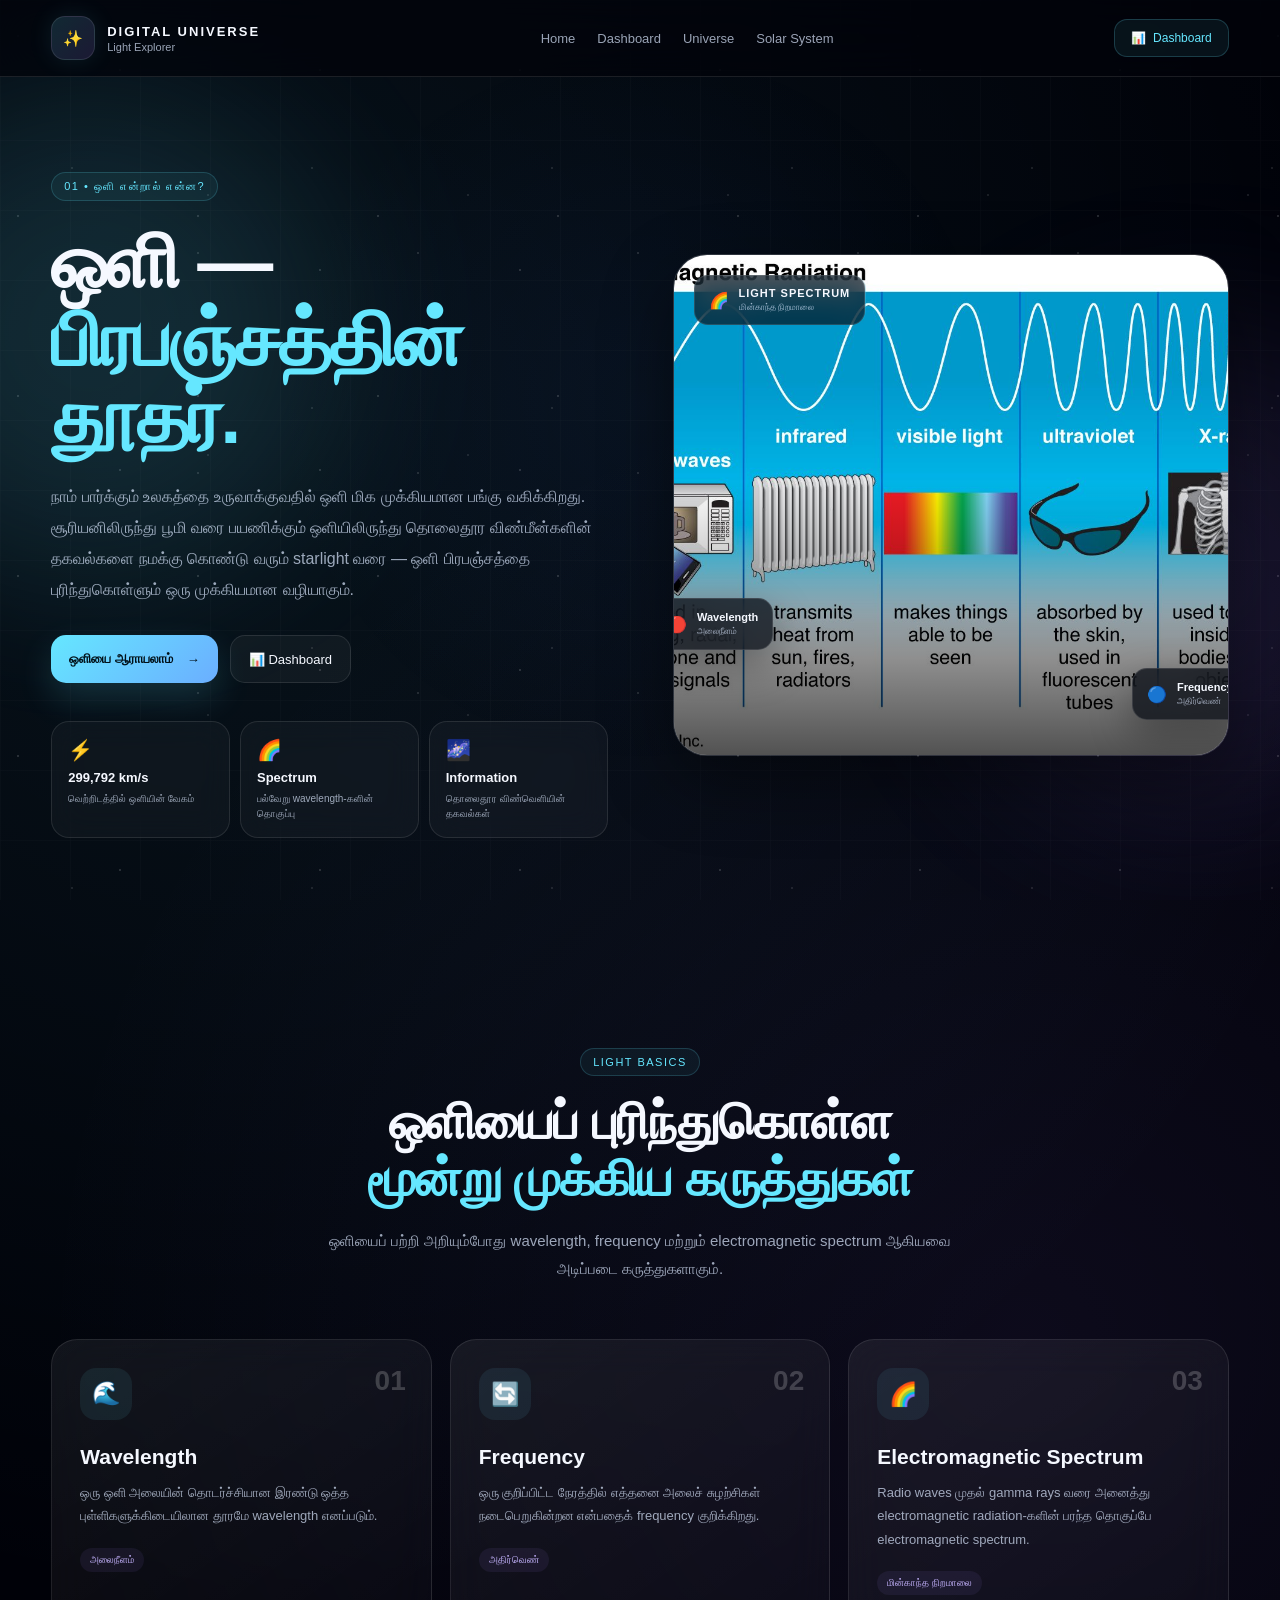
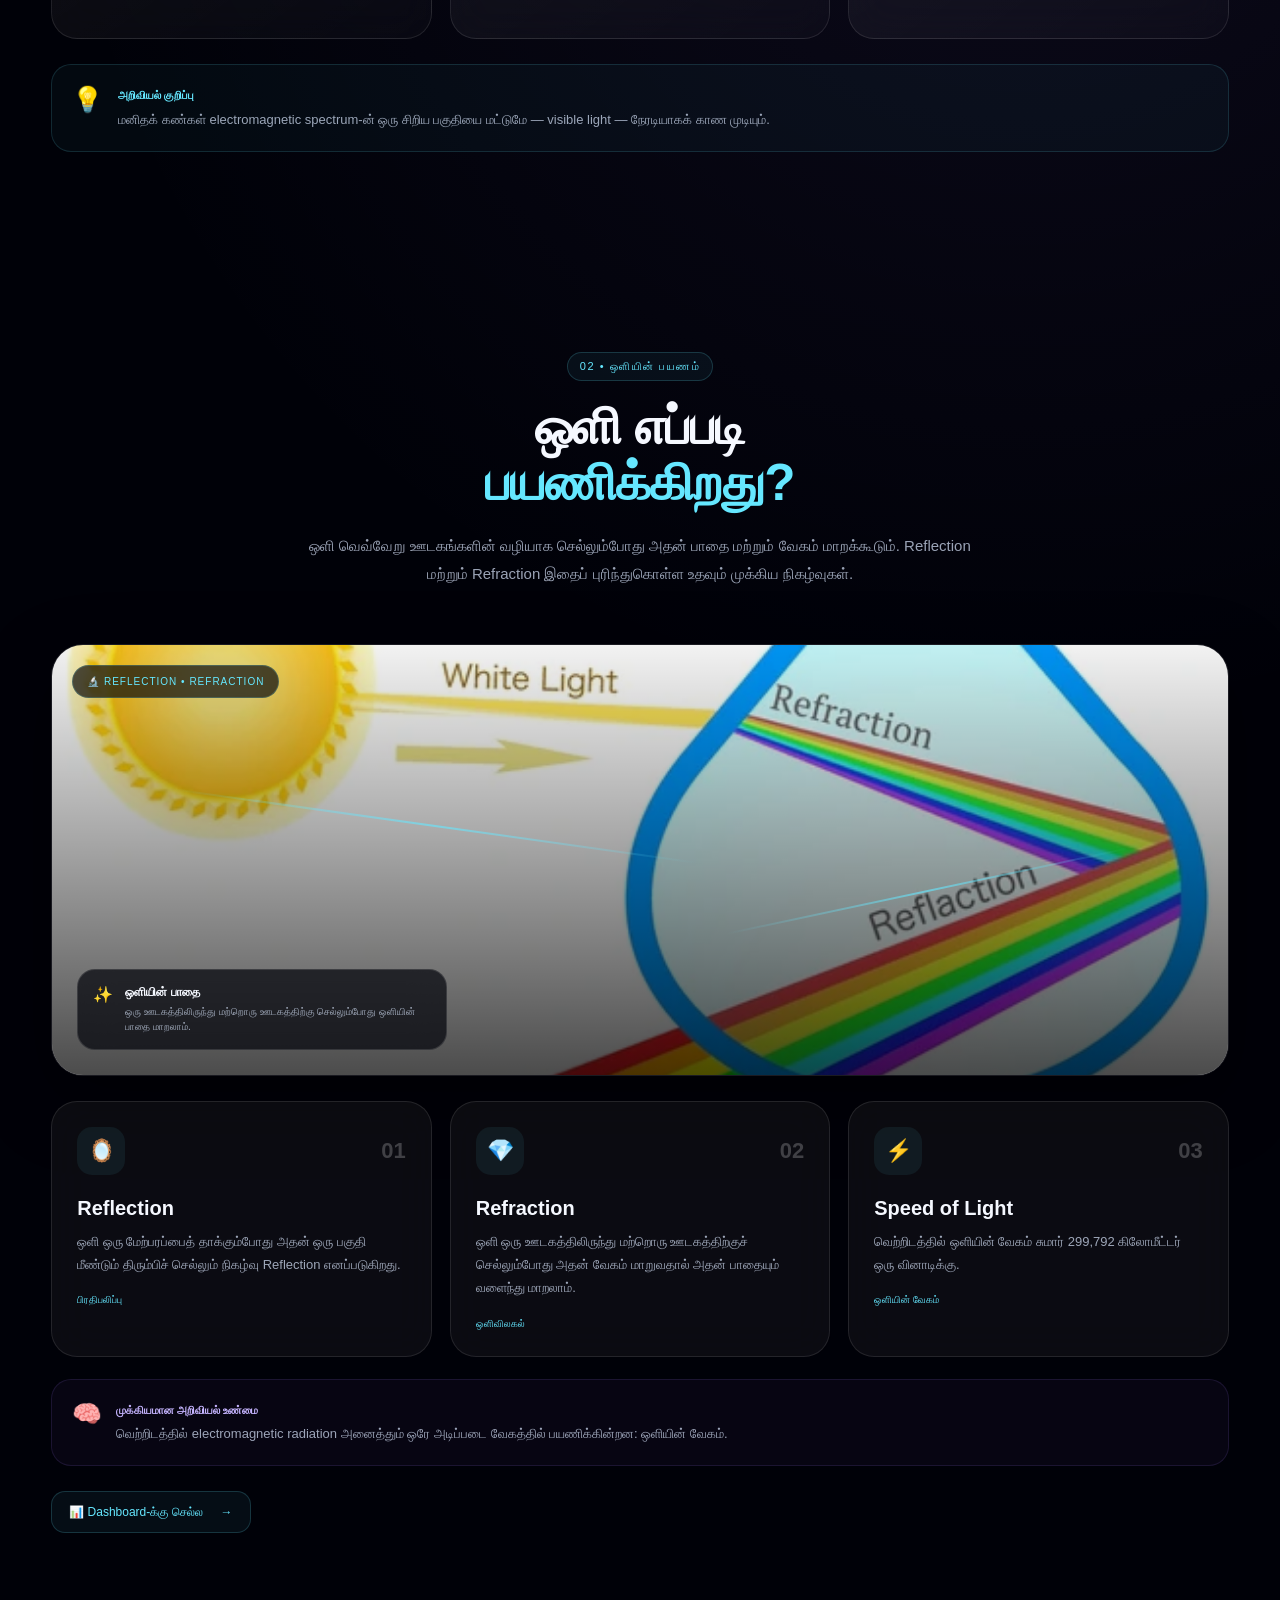
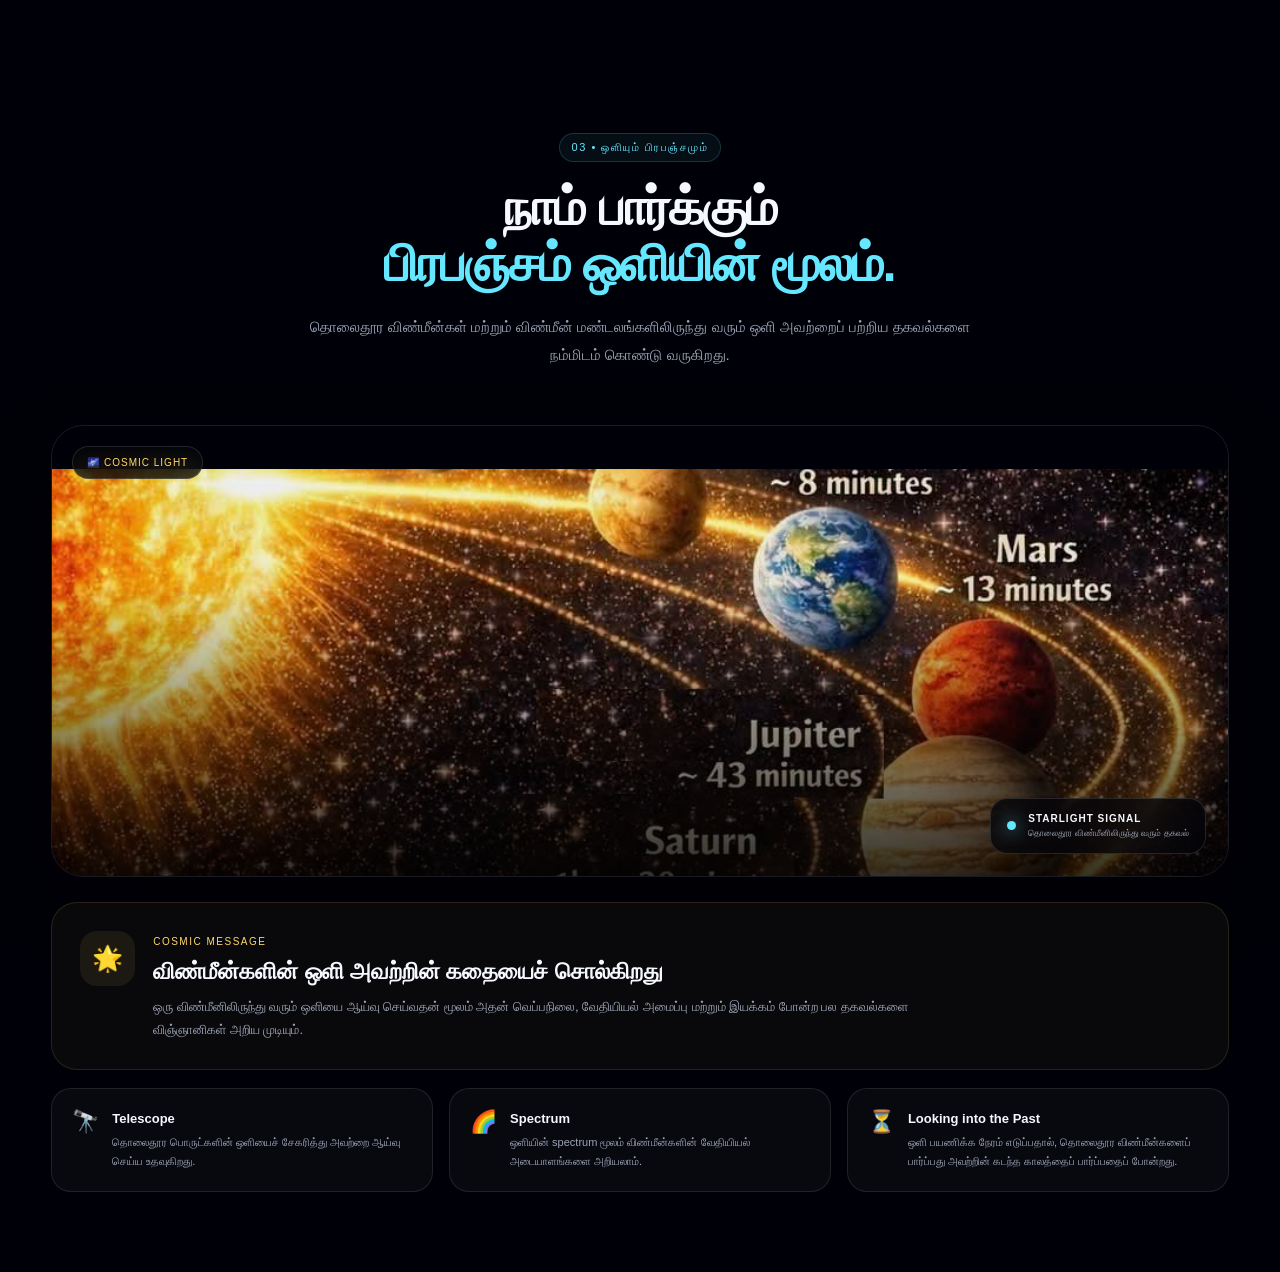
<file: light.html>
<!DOCTYPE html>
<html lang="ta">
<head>

    <meta charset="UTF-8">

    <meta
        name="viewport"
        content="width=device-width, initial-scale=1.0"
    >

    <meta
        name="description"
        content="Explore the science, spectrum and cosmic journey of light."
    >

    <title>
        Light Explorer | Digital Universe
    </title>

    <link
        rel="stylesheet"
        href="light.css"
    >

</head>

<body>

    <!-- =====================================================
         LIGHT EXPLORER — COSMIC BACKGROUND
         ===================================================== -->

    <div class="light-background">

        <div class="light-stars"></div>

        <div class="light-glow light-glow-one"></div>

        <div class="light-glow light-glow-two"></div>

        <div class="light-background-grid"></div>

    </div>


    <!-- =====================================================
         HEADER
         ===================================================== -->

    <header class="light-header">

        <div class="light-header-inner">

            <a
                href="index.html"
                class="light-brand"
            >

                <div class="light-brand-icon">
                    ✨
                </div>

                <div class="light-brand-text">

                    <strong>
                        DIGITAL UNIVERSE
                    </strong>

                    <span>
                        Light Explorer
                    </span>

                </div>

            </a>


            <nav class="light-navigation">

                <a
                    href="index.html"
                    class="light-nav-link"
                >
                    Home
                </a>

                <a
                    href="dashboard.html"
                    class="light-nav-link"
                >
                    Dashboard
                </a>

                <a
                    href="universe.html"
                    class="light-nav-link"
                >
                    Universe
                </a>

                <a
                    href="solar-system.html"
                    class="light-nav-link"
                >
                    Solar System
                </a>

            </nav>


            <a
                href="dashboard.html"
                class="light-header-dashboard"
            >
                <span>📊</span>
                Dashboard
            </a>

        </div>

    </header>


    <!-- =====================================================
         MAIN CONTENT
         ===================================================== -->

    <main class="light-main">


        <!-- =================================================
             SECTION 01 — WHAT IS LIGHT?
             ================================================= -->

        <section
            class="light-intro-section"
            id="light-introduction"
        >

            <div class="light-intro-container">


                <div class="light-intro-content">

                    <span class="light-section-label">
                        01 • ஒளி என்றால் என்ன?
                    </span>

                    <h1>

                        ஒளி —
                        <span>பிரபஞ்சத்தின் தூதர்.</span>

                    </h1>

                    <p class="light-intro-description">

                        நாம் பார்க்கும் உலகத்தை உருவாக்குவதில்
                        ஒளி மிக முக்கியமான பங்கு வகிக்கிறது.
                        சூரியனிலிருந்து பூமி வரை பயணிக்கும்
                        ஒளியிலிருந்து தொலைதூர விண்மீன்களின்
                        தகவல்களை நமக்கு கொண்டு வரும்
                        starlight வரை — ஒளி பிரபஞ்சத்தை
                        புரிந்துகொள்ளும் ஒரு முக்கியமான வழியாகும்.

                    </p>


                    <div class="light-intro-actions">

                        <a
                            href="#light-spectrum"
                            class="light-primary-button"
                        >

                            <span>
                                ஒளியை ஆராயலாம்
                            </span>

                            <strong>
                                →
                            </strong>

                        </a>


                        <a
                            href="dashboard.html"
                            class="light-secondary-button"
                        >

                            <span>
                                📊 Dashboard
                            </span>

                        </a>

                    </div>


                    <div class="light-intro-stats">

                        <div class="light-stat-card">

                            <span>
                                ⚡
                            </span>

                            <strong>
                                299,792 km/s
                            </strong>

                            <small>
                                வெற்றிடத்தில் ஒளியின் வேகம்
                            </small>

                        </div>


                        <div class="light-stat-card">

                            <span>
                                🌈
                            </span>

                            <strong>
                                Spectrum
                            </strong>

                            <small>
                                பல்வேறு wavelength-களின் தொகுப்பு
                            </small>

                        </div>


                        <div class="light-stat-card">

                            <span>
                                🌌
                            </span>

                            <strong>
                                Information
                            </strong>

                            <small>
                                தொலைதூர விண்வெளியின் தகவல்கள்
                            </small>

                        </div>

                    </div>

                </div>


                <div class="light-intro-visual">

                    <div class="light-hero-image-frame">

                        <div class="light-image-glow"></div>

                        <img
                            src="assets/images/light-spectrum.jpg"
                            alt="ஒளியின் மின்காந்த நிறமாலை"
                            class="light-hero-image"
                        >

                        <div class="light-image-overlay"></div>


                        <div class="light-image-badge">

                            <span>
                                🌈
                            </span>

                            <div>

                                <strong>
                                    LIGHT SPECTRUM
                                </strong>

                                <small>
                                    மின்காந்த நிறமாலை
                                </small>

                            </div>

                        </div>


                        <div class="light-floating-card light-floating-card-one">

                            <span>
                                🔴
                            </span>

                            <div>

                                <strong>
                                    Wavelength
                                </strong>

                                <small>
                                    அலைநீளம்
                                </small>

                            </div>

                        </div>


                        <div class="light-floating-card light-floating-card-two">

                            <span>
                                🔵
                            </span>

                            <div>

                                <strong>
                                    Frequency
                                </strong>

                                <small>
                                    அதிர்வெண்
                                </small>

                            </div>

                        </div>

                    </div>

                </div>

            </div>

        </section>


        <!-- =================================================
             LIGHT OVERVIEW
             ================================================= -->

        <section
            class="light-overview-section"
            id="light-spectrum"
        >

            <div class="light-overview-container">

                <div class="light-section-heading">

                    <span class="light-section-label">
                        LIGHT BASICS
                    </span>

                    <h2>
                        ஒளியைப் புரிந்துகொள்ள
                        <span>மூன்று முக்கிய கருத்துகள்</span>
                    </h2>

                    <p>
                        ஒளியைப் பற்றி அறியும்போது
                        wavelength, frequency மற்றும்
                        electromagnetic spectrum ஆகியவை
                        அடிப்படை கருத்துகளாகும்.
                    </p>

                </div>


                <div class="light-concept-grid">


                    <article class="light-concept-card">

                        <div class="light-concept-icon">
                            🌊
                        </div>

                        <span class="light-concept-number">
                            01
                        </span>

                        <h3>
                            Wavelength
                        </h3>

                        <p>
                            ஒரு ஒளி அலையின் தொடர்ச்சியான
                            இரண்டு ஒத்த புள்ளிகளுக்கிடையிலான
                            தூரமே wavelength எனப்படும்.
                        </p>

                        <div class="light-concept-tag">
                            அலைநீளம்
                        </div>

                    </article>


                    <article class="light-concept-card">

                        <div class="light-concept-icon">
                            🔄
                        </div>

                        <span class="light-concept-number">
                            02
                        </span>

                        <h3>
                            Frequency
                        </h3>

                        <p>
                            ஒரு குறிப்பிட்ட நேரத்தில்
                            எத்தனை அலைச் சுழற்சிகள்
                            நடைபெறுகின்றன என்பதைக்
                            frequency குறிக்கிறது.
                        </p>

                        <div class="light-concept-tag">
                            அதிர்வெண்
                        </div>

                    </article>


                    <article class="light-concept-card">

                        <div class="light-concept-icon">
                            🌈
                        </div>

                        <span class="light-concept-number">
                            03
                        </span>

                        <h3>
                            Electromagnetic Spectrum
                        </h3>

                        <p>
                            Radio waves முதல் gamma rays
                            வரை அனைத்து electromagnetic
                            radiation-களின் பரந்த தொகுப்பே
                            electromagnetic spectrum.
                        </p>

                        <div class="light-concept-tag">
                            மின்காந்த நிறமாலை
                        </div>

                    </article>


                </div>


                <div class="light-science-note">

                    <div class="light-science-note-icon">
                        💡
                    </div>

                    <div>

                        <span>
                            அறிவியல் குறிப்பு
                        </span>

                        <p>
                            மனிதக் கண்கள் electromagnetic
                            spectrum-ன் ஒரு சிறிய பகுதியை
                            மட்டுமே — visible light —
                            நேரடியாகக் காண முடியும்.
                        </p>

                    </div>

                </div>

            </div>

        </section>
                <!-- =================================================
             SECTION 02 — HOW LIGHT TRAVELS
             ================================================= -->

        <section
            class="light-travel-section"
            id="light-travel"
        >

            <div class="light-travel-container">


                <div class="light-section-heading">

                    <span class="light-section-label">
                        02 • ஒளியின் பயணம்
                    </span>

                    <h2>
                        ஒளி எப்படி
                        <span>பயணிக்கிறது?</span>
                    </h2>

                    <p>
                        ஒளி வெவ்வேறு ஊடகங்களின் வழியாக
                        செல்லும்போது அதன் பாதை மற்றும்
                        வேகம் மாறக்கூடும். Reflection மற்றும்
                        Refraction இதைப் புரிந்துகொள்ள
                        உதவும் முக்கிய நிகழ்வுகள்.
                    </p>

                </div>


                <div class="light-travel-hero">

                    <div class="light-travel-image-frame">

                        <img
                            src="assets/images/light-refraction.png"
                            alt="ஒளியின் reflection மற்றும் refraction"
                            class="light-travel-image"
                        >

                        <div class="light-travel-image-overlay"></div>


                        <div class="light-travel-badge">
                            🔬 REFLECTION • REFRACTION
                        </div>


                        <div class="light-ray ray-one">
                            <span></span>
                        </div>

                        <div class="light-ray ray-two">
                            <span></span>
                        </div>


                        <div class="light-travel-caption">

                            <span>
                                ✨
                            </span>

                            <div>

                                <strong>
                                    ஒளியின் பாதை
                                </strong>

                                <small>
                                    ஒரு ஊடகத்திலிருந்து
                                    மற்றொரு ஊடகத்திற்கு செல்லும்போது
                                    ஒளியின் பாதை மாறலாம்.
                                </small>

                            </div>

                        </div>

                    </div>

                </div>


                <div class="light-travel-cards">


                    <article class="light-travel-card">

                        <div class="light-travel-card-top">

                            <div class="light-travel-icon">
                                🪞
                            </div>

                            <span>
                                01
                            </span>

                        </div>

                        <h3>
                            Reflection
                        </h3>

                        <p>
                            ஒளி ஒரு மேற்பரப்பைத் தாக்கும்போது
                            அதன் ஒரு பகுதி மீண்டும் திரும்பிச்
                            செல்லும் நிகழ்வு Reflection
                            எனப்படுகிறது.
                        </p>

                        <div class="light-travel-label">
                            பிரதிபலிப்பு
                        </div>

                    </article>


                    <article class="light-travel-card">

                        <div class="light-travel-card-top">

                            <div class="light-travel-icon">
                                💎
                            </div>

                            <span>
                                02
                            </span>

                        </div>

                        <h3>
                            Refraction
                        </h3>

                        <p>
                            ஒளி ஒரு ஊடகத்திலிருந்து மற்றொரு
                            ஊடகத்திற்குச் செல்லும்போது அதன்
                            வேகம் மாறுவதால் அதன் பாதையும்
                            வளைந்து மாறலாம்.
                        </p>

                        <div class="light-travel-label">
                            ஒளிவிலகல்
                        </div>

                    </article>


                    <article class="light-travel-card">

                        <div class="light-travel-card-top">

                            <div class="light-travel-icon">
                                ⚡
                            </div>

                            <span>
                                03
                            </span>

                        </div>

                        <h3>
                            Speed of Light
                        </h3>

                        <p>
                            வெற்றிடத்தில் ஒளியின் வேகம்
                            சுமார் 299,792 கிலோமீட்டர்
                            ஒரு வினாடிக்கு.
                        </p>

                        <div class="light-travel-label">
                            ஒளியின் வேகம்
                        </div>

                    </article>


                </div>


                <div class="light-travel-note">

                    <div class="light-travel-note-icon">
                        🧠
                    </div>

                    <div>

                        <span>
                            முக்கியமான அறிவியல் உண்மை
                        </span>

                        <p>
                            வெற்றிடத்தில் electromagnetic
                            radiation அனைத்தும் ஒரே
                            அடிப்படை வேகத்தில் பயணிக்கின்றன:
                            ஒளியின் வேகம்.
                        </p>

                    </div>

                </div>


                <a
                    href="dashboard.html"
                    class="light-dashboard-button"
                >

                    <span>
                        📊 Dashboard-க்கு செல்ல
                    </span>

                    <strong>
                        →
                    </strong>

                </a>

            </div>

        </section>


        <!-- =================================================
             SECTION 03 — LIGHT & THE COSMOS
             ================================================= -->

        <section
            class="light-cosmos-section"
            id="light-cosmos"
        >

            <div class="light-cosmos-container">


                <div class="light-section-heading">

                    <span class="light-section-label">
                        03 • ஒளியும் பிரபஞ்சமும்
                    </span>

                    <h2>
                        நாம் பார்க்கும்
                        <span>பிரபஞ்சம் ஒளியின் மூலம்.</span>
                    </h2>

                    <p>
                        தொலைதூர விண்மீன்கள் மற்றும்
                        விண்மீன் மண்டலங்களிலிருந்து வரும்
                        ஒளி அவற்றைப் பற்றிய தகவல்களை
                        நம்மிடம் கொண்டு வருகிறது.
                    </p>

                </div>


                <div class="light-cosmos-hero">

                    <div class="light-cosmos-image-frame">

                        <img
                            src="assets/images/cosmic-light.jpg"
                            alt="விண்வெளியில் பயணிக்கும் விண்மீன் ஒளி"
                            class="light-cosmos-image"
                        >

                        <div class="light-cosmos-overlay"></div>


                        <div class="light-cosmos-badge">
                            🌌 COSMIC LIGHT
                        </div>


                        <div class="light-cosmos-signal">

                            <span class="signal-dot"></span>

                            <div>

                                <strong>
                                    STARLIGHT SIGNAL
                                </strong>

                                <small>
                                    தொலைதூர விண்மீனிலிருந்து
                                    வரும் தகவல்
                                </small>

                            </div>

                        </div>

                    </div>

                </div>


                <div class="light-cosmos-content">


                    <div class="light-cosmos-main-card">

                        <div class="light-cosmos-card-icon">
                            🌟
                        </div>

                        <div>

                            <span>
                                COSMIC MESSAGE
                            </span>

                            <h3>
                                விண்மீன்களின் ஒளி
                                அவற்றின் கதையைச் சொல்கிறது
                            </h3>

                            <p>
                                ஒரு விண்மீனிலிருந்து வரும்
                                ஒளியை ஆய்வு செய்வதன் மூலம்
                                அதன் வெப்பநிலை, வேதியியல்
                                அமைப்பு மற்றும் இயக்கம் போன்ற
                                பல தகவல்களை விஞ்ஞானிகள்
                                அறிய முடியும்.
                            </p>

                        </div>

                    </div>


                    <div class="light-cosmos-facts">


                        <article class="light-cosmos-fact">

                            <span>
                                🔭
                            </span>

                            <div>

                                <strong>
                                    Telescope
                                </strong>

                                <p>
                                    தொலைதூர பொருட்களின்
                                    ஒளியைச் சேகரித்து
                                    அவற்றை ஆய்வு செய்ய
                                    உதவுகிறது.
                                </p>

                            </div>

                        </article>


                        <article class="light-cosmos-fact">

                            <span>
                                🌈
                            </span>

                            <div>

                                <strong>
                                    Spectrum
                                </strong>

                                <p>
                                    ஒளியின் spectrum மூலம்
                                    விண்மீன்களின் வேதியியல்
                                    அடையாளங்களை அறியலாம்.
                                </p>

                            </div>

                        </article>


                        <article class="light-cosmos-fact">

                            <span>
                                ⏳
                            </span>

                            <div>

                                <strong>
                                    Looking into the Past
                                </strong>

                                <p>
                                    ஒளி பயணிக்க நேரம் எடுப்பதால்,
                                    தொலைதூர விண்மீன்களைப் பார்ப்பது
                                    அவற்றின் கடந்த காலத்தைப்
                                    பார்ப்பதைப் போன்றது.
                                </p>

                            </div>

                        </article>


                    </div>


                </div>
                        <!-- =================================================
             END OF LIGHT EXPLORER
             ================================================= -->

    </main>


    <script src="light.js"></script>

            </body>
              
            </html>
</file>
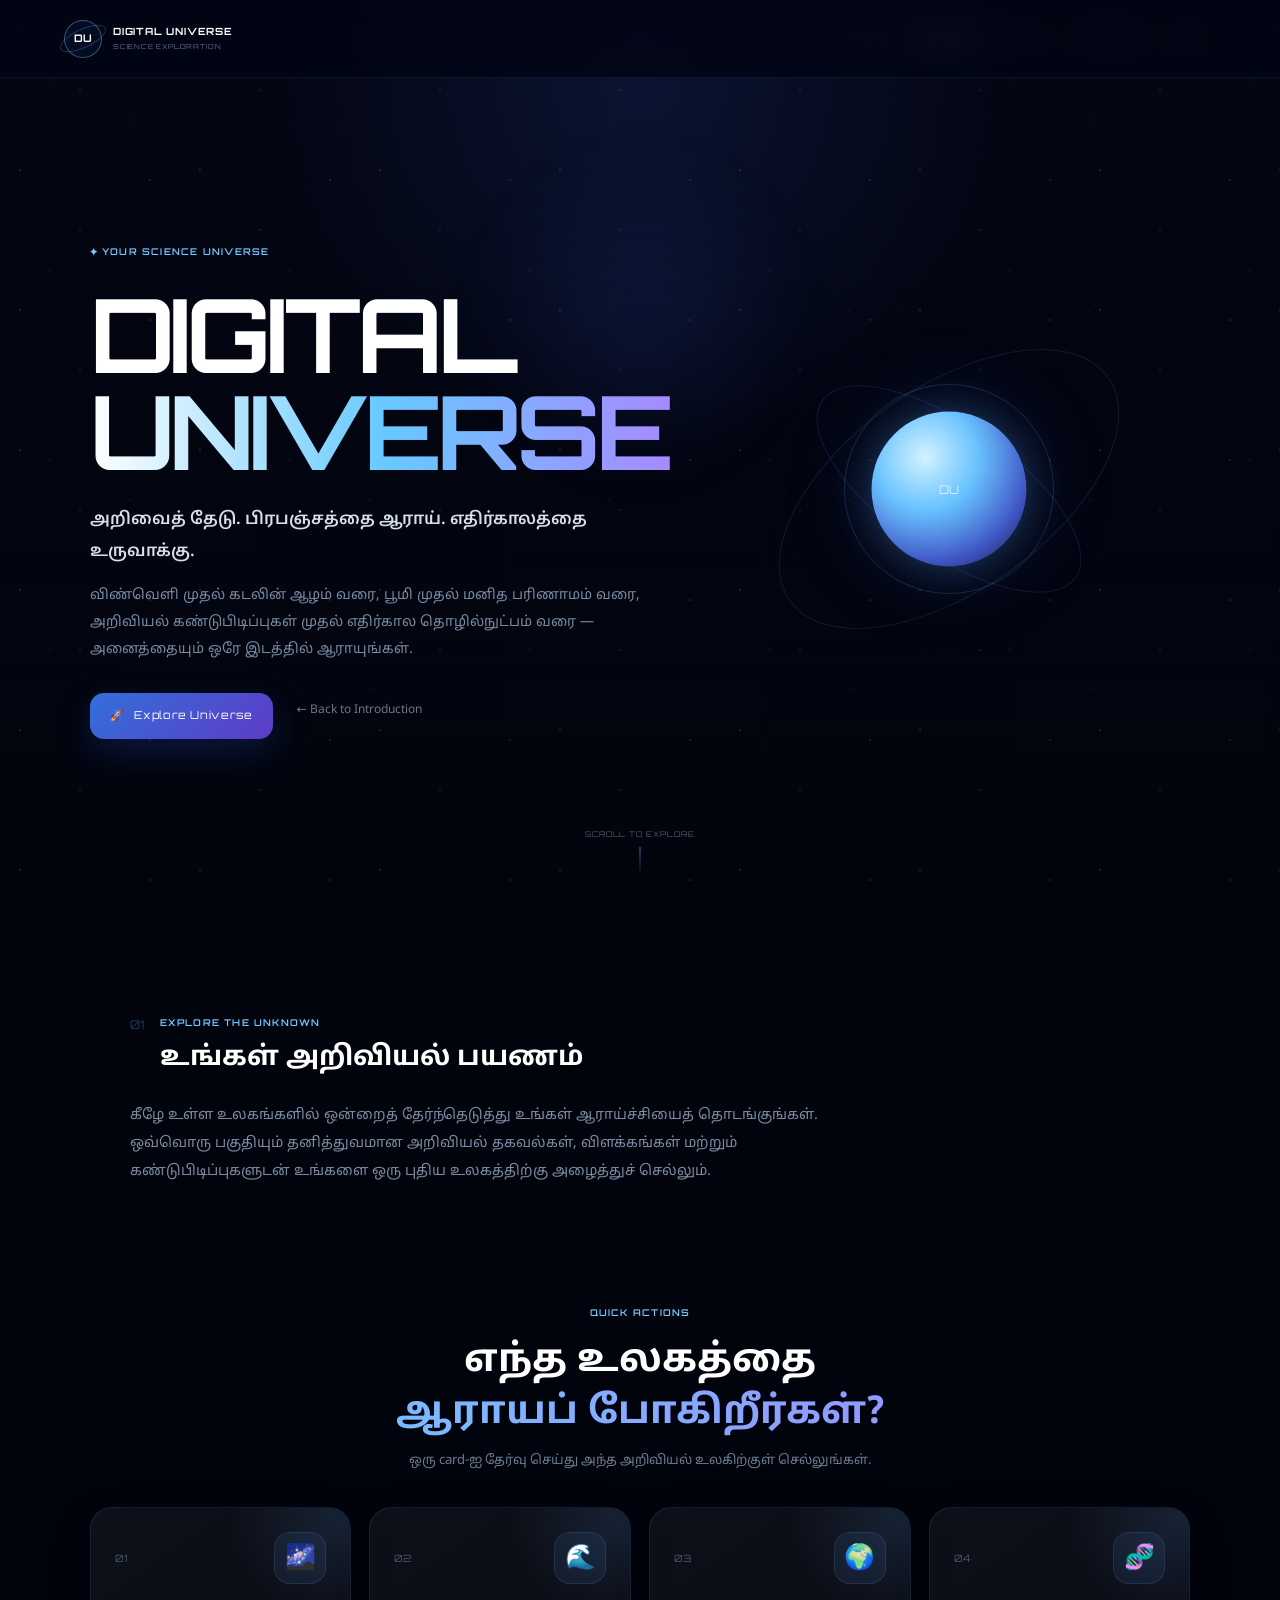
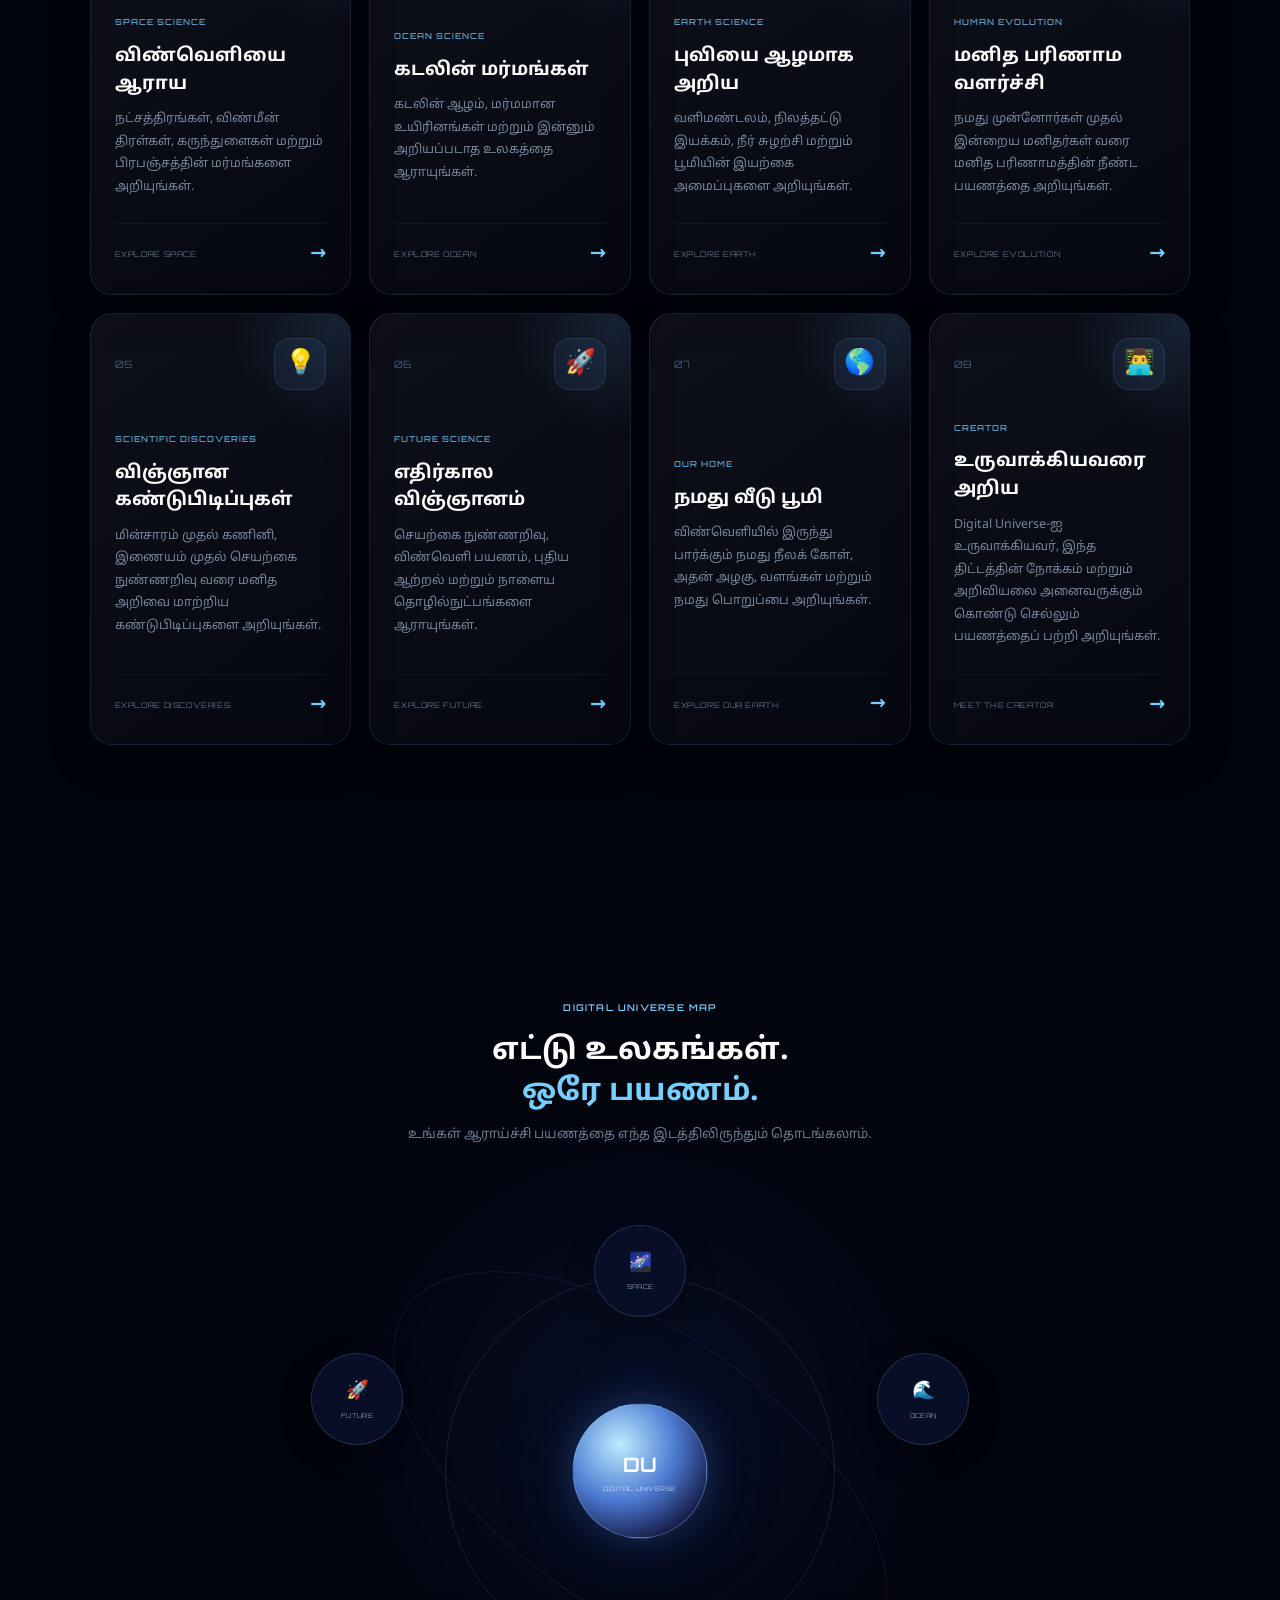
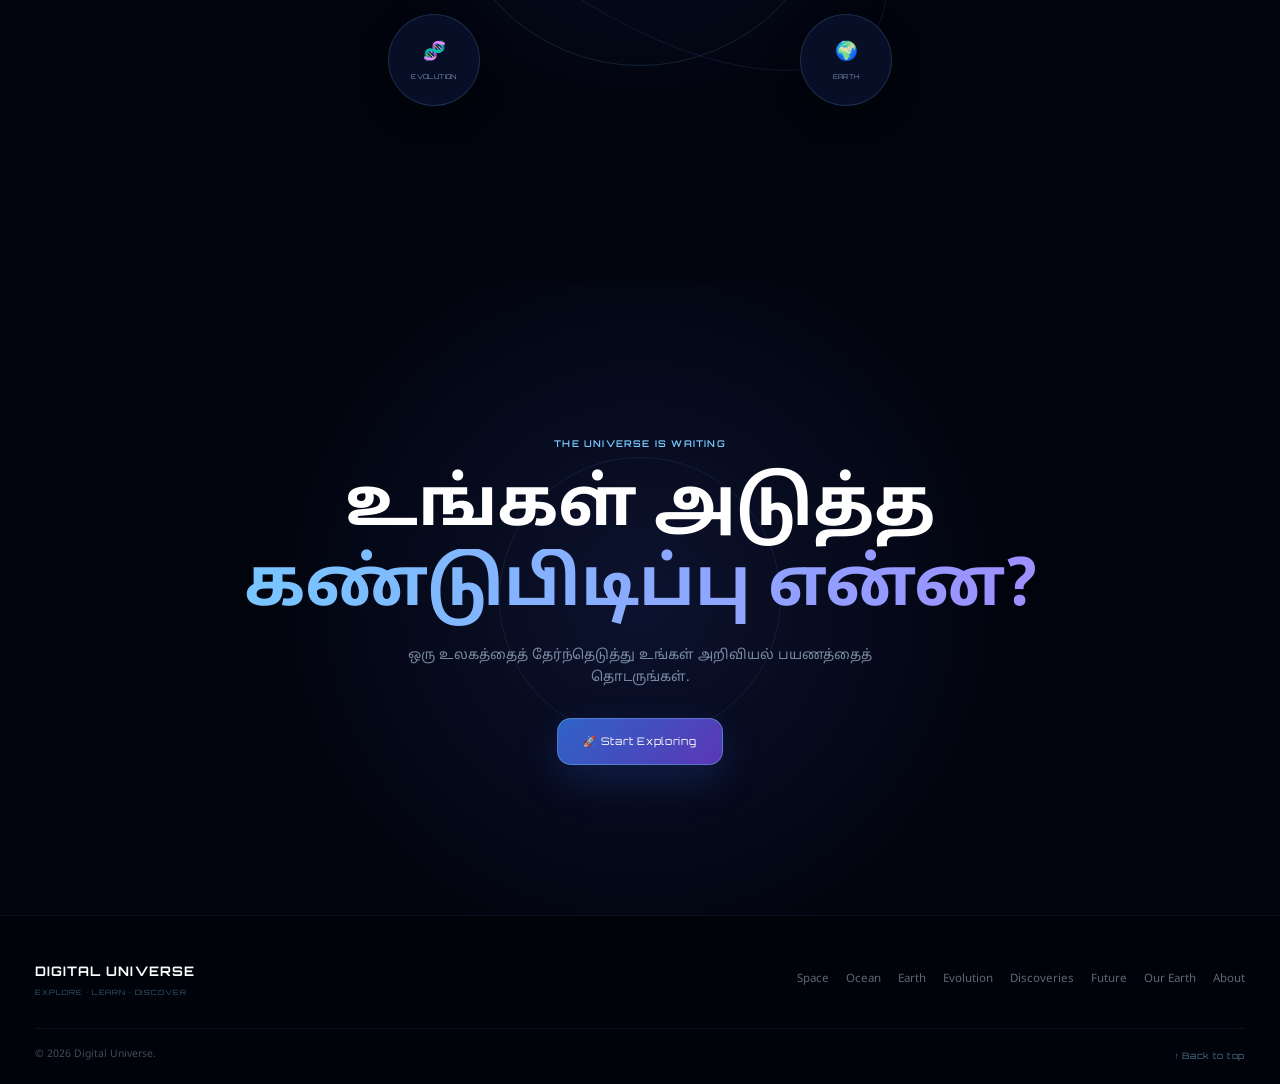
<file: main-dashboard.html>
<!DOCTYPE html>
<html lang="ta">

<head>

    <meta charset="UTF-8">

    <meta
        name="viewport"
        content="width=device-width, initial-scale=1.0"
    >

    <meta
        name="description"
        content="Digital Universe — அறிவியல் உலகத்தை ஆராயும் உங்கள் Main Dashboard."
    >

    <meta name="theme-color" content="#030712">

    <title>
        Digital Universe | Main Dashboard
    </title>

    <link
        rel="stylesheet"
        href="main-dashboard.css"
    >

    <link rel="preconnect" href="https://fonts.googleapis.com">

    <link
        rel="preconnect"
        href="https://fonts.gstatic.com"
        crossorigin
    >

    <link
        href="https://fonts.googleapis.com/css2?family=Noto+Sans+Tamil:wght@400;500;600;700;800&family=Orbitron:wght@400;500;600;700;800&display=swap"
        rel="stylesheet"
    >

</head>


<body>

    <!-- =========================================
         BACKGROUND
         ========================================= -->

    <div class="dashboard-background">

        <div class="dashboard-stars stars-layer-one"></div>

        <div class="dashboard-stars stars-layer-two"></div>

        <div class="dashboard-nebula"></div>

    </div>


    <!-- =========================================
         MOBILE HEADER
         ========================================= -->

    <header class="dashboard-header">

        <a
            href="index.html"
            class="dashboard-brand"
        >

            <div class="brand-orbit">

                <span></span>

                <strong>DU</strong>

            </div>

            <div class="brand-text">

                <strong>
                    DIGITAL UNIVERSE
                </strong>

                <span>
                    SCIENCE EXPLORATION
                </span>

            </div>

        </a>


        <button
            class="mobile-menu-button"
            id="mobile-menu-button"
            type="button"
            aria-label="Open navigation menu"
            aria-expanded="false"
        >

            <span></span>
            <span></span>
            <span></span>

        </button>

    </header>


    <!-- =========================================
         NAVIGATION
         ========================================= -->

    <nav
        class="dashboard-navigation"
        id="dashboard-navigation"
    >

        <a
            href="index.html"
            class="nav-home"
        >
            ← Home
        </a>

        <a
            href="#dashboard-home"
            class="active"
        >
            Dashboard
        </a>

        <a href="#quick-actions">
            Explore
        </a>

        <a href="#universe-map">
            Universe Map
        </a>

        <a href="about.html">
            About
        </a>

    </nav>


    <!-- =========================================
         MAIN
         ========================================= -->

    <main>


        <!-- =====================================
             HERO / WELCOME
             ===================================== -->

        <section
            class="dashboard-hero"
            id="dashboard-home"
        >

            <div class="hero-content">

                <span class="dashboard-eyebrow">
                    ✦ YOUR SCIENCE UNIVERSE
                </span>

                <h1>

                    DIGITAL
                    <span>UNIVERSE</span>

                </h1>

                <p class="hero-tamil-title">

                    அறிவைத் தேடு.
                    பிரபஞ்சத்தை ஆராய்.
                    எதிர்காலத்தை உருவாக்கு.

                </p>

                <p class="hero-description">

                    விண்வெளி முதல் கடலின் ஆழம் வரை,
                    பூமி முதல் மனித பரிணாமம் வரை,
                    அறிவியல் கண்டுபிடிப்புகள் முதல்
                    எதிர்கால தொழில்நுட்பம் வரை —
                    அனைத்தையும் ஒரே இடத்தில் ஆராயுங்கள்.

                </p>


                <div class="hero-actions">

                    <a
                        href="#quick-actions"
                        class="primary-hero-button"
                    >

                        <span>
                            🚀
                        </span>

                        Explore Universe

                    </a>

                    <a
                        href="index.html"
                        class="secondary-hero-button"
                    >

                        ← Back to Introduction

                    </a>

                </div>

            </div>


            <!-- HERO PLANET -->

            <div class="hero-visual">

                <div class="hero-orbit orbit-a"></div>

                <div class="hero-orbit orbit-b"></div>

                <div class="hero-orbit orbit-c"></div>

                <div class="hero-planet">

                    <div class="planet-glow"></div>

                    <div class="planet-surface">

                        <span>
                            DU
                        </span>

                    </div>

                </div>

            </div>


            <div class="hero-scroll-indicator">

                <span>
                    SCROLL TO EXPLORE
                </span>

                <i></i>

            </div>

        </section>


        <!-- =====================================
             DASHBOARD INTRO
             ===================================== -->

        <section class="dashboard-intro">

            <div class="section-heading">

                <span class="section-number">
                    01
                </span>

                <div>

                    <span class="section-eyebrow">
                        EXPLORE THE UNKNOWN
                    </span>

                    <h2>
                        உங்கள் அறிவியல் பயணம்
                    </h2>

                </div>

            </div>


            <p class="section-description">

                கீழே உள்ள உலகங்களில் ஒன்றைத் தேர்ந்தெடுத்து
                உங்கள் ஆராய்ச்சியைத் தொடங்குங்கள்.
                ஒவ்வொரு பகுதியும் தனித்துவமான அறிவியல்
                தகவல்கள், விளக்கங்கள் மற்றும் கண்டுபிடிப்புகளுடன்
                உங்களை ஒரு புதிய உலகத்திற்கு அழைத்துச் செல்லும்.

            </p>

        </section>


        <!-- =====================================
             QUICK ACTIONS START
             ===================================== -->

        <section
            class="quick-actions-section"
            id="quick-actions"
        >

            <div class="quick-actions-heading">

                <span class="section-eyebrow">
                    QUICK ACTIONS
                </span>

                <h2>
                    எந்த உலகத்தை
                    <span>ஆராயப் போகிறீர்கள்?</span>
                </h2>

                <p>
                    ஒரு card-ஐ தேர்வு செய்து
                    அந்த அறிவியல் உலகிற்குள் செல்லுங்கள்.
                </p>

            </div>


            <div class="quick-actions-grid">


                <!-- 01 SPACE -->

                <a
                    href="space.html"
                    class="quick-action-card space-card"
                >

                    <div class="card-top">

                        <span class="card-number">
                            01
                        </span>

                        <span class="card-icon">
                            🌌
                        </span>

                    </div>

                    <div class="card-content">

                        <span class="card-category">
                            SPACE SCIENCE
                        </span>

                        <h3>
                            விண்வெளியை ஆராய
                        </h3>

                        <p>
                            நட்சத்திரங்கள்,
                            விண்மீன் திரள்கள்,
                            கருந்துளைகள் மற்றும்
                            பிரபஞ்சத்தின் மர்மங்களை அறியுங்கள்.
                        </p>

                    </div>

                    <div class="card-footer">

                        <span>
                            EXPLORE SPACE
                        </span>

                        <strong>
                            →
                        </strong>

                    </div>

                </a>


                <!-- 02 OCEAN -->

                <a
                    href="sea-mysteries.html"
                    class="quick-action-card ocean-card"
                >

                    <div class="card-top">

                        <span class="card-number">
                            02
                        </span>

                        <span class="card-icon">
                            🌊
                        </span>

                    </div>

                    <div class="card-content">

                        <span class="card-category">
                            OCEAN SCIENCE
                        </span>

                        <h3>
                            கடலின் மர்மங்கள்
                        </h3>

                        <p>
                            கடலின் ஆழம்,
                            மர்மமான உயிரினங்கள்
                            மற்றும் இன்னும் அறியப்படாத
                            உலகத்தை ஆராயுங்கள்.
                        </p>

                    </div>

                    <div class="card-footer">

                        <span>
                            EXPLORE OCEAN
                        </span>

                        <strong>
                            →
                        </strong>

                    </div>

                </a>


                <!-- 03 EARTH -->

                <a
                    href="earth-science.html"
                    class="quick-action-card earth-card"
                >

                    <div class="card-top">

                        <span class="card-number">
                            03
                        </span>

                        <span class="card-icon">
                            🌍
                        </span>

                    </div>

                    <div class="card-content">

                        <span class="card-category">
                            EARTH SCIENCE
                        </span>

                        <h3>
                            புவியை ஆழமாக அறிய
                        </h3>

                        <p>
                            வளிமண்டலம்,
                            நிலத்தட்டு இயக்கம்,
                            நீர் சுழற்சி மற்றும்
                            பூமியின் இயற்கை அமைப்புகளை அறியுங்கள்.
                        </p>

                    </div>

                    <div class="card-footer">

                        <span>
                            EXPLORE EARTH
                        </span>

                        <strong>
                            →
                        </strong>

                    </div>

                </a>


                <!-- 04 EVOLUTION -->

                <a
                    href="human-evolution.html"
                    class="quick-action-card evolution-card"
                >

                    <div class="card-top">

                        <span class="card-number">
                            04
                        </span>

                        <span class="card-icon">
                            🧬
                        </span>

                    </div>

                    <div class="card-content">

                        <span class="card-category">
                            HUMAN EVOLUTION
                        </span>

                        <h3>
                            மனித பரிணாம வளர்ச்சி
                        </h3>

                        <p>
                            நமது முன்னோர்கள் முதல்
                            இன்றைய மனிதர்கள் வரை
                            மனித பரிணாமத்தின்
                            நீண்ட பயணத்தை அறியுங்கள்.
                        </p>

                    </div>

                    <div class="card-footer">

                        <span>
                            EXPLORE EVOLUTION
                        </span>

                        <strong>
                            →
                        </strong>

                    </div>

                </a>
                                <!-- 05 HUMAN INVENTION -->

                <a
                    href="human-invention.html"
                    class="quick-action-card invention-card"
                >

                    <div class="card-top">

                        <span class="card-number">
                            05
                        </span>

                        <span class="card-icon">
                            💡
                        </span>

                    </div>

                    <div class="card-content">

                        <span class="card-category">
                            SCIENTIFIC DISCOVERIES
                        </span>

                        <h3>
                            விஞ்ஞான கண்டுபிடிப்புகள்
                        </h3>

                        <p>
                            மின்சாரம் முதல் கணினி,
                            இணையம் முதல் செயற்கை நுண்ணறிவு வரை
                            மனித அறிவை மாற்றிய கண்டுபிடிப்புகளை அறியுங்கள்.
                        </p>

                    </div>

                    <div class="card-footer">

                        <span>
                            EXPLORE DISCOVERIES
                        </span>

                        <strong>
                            →
                        </strong>

                    </div>

                </a>


                <!-- 06 FUTURE SCIENCE -->

                <a
                    href="future-science.html"
                    class="quick-action-card future-card"
                >

                    <div class="card-top">

                        <span class="card-number">
                            06
                        </span>

                        <span class="card-icon">
                            🚀
                        </span>

                    </div>

                    <div class="card-content">

                        <span class="card-category">
                            FUTURE SCIENCE
                        </span>

                        <h3>
                            எதிர்கால விஞ்ஞானம்
                        </h3>

                        <p>
                            செயற்கை நுண்ணறிவு,
                            விண்வெளி பயணம்,
                            புதிய ஆற்றல் மற்றும்
                            நாளைய தொழில்நுட்பங்களை ஆராயுங்கள்.
                        </p>

                    </div>

                    <div class="card-footer">

                        <span>
                            EXPLORE FUTURE
                        </span>

                        <strong>
                            →
                        </strong>

                    </div>

                </a>


                <!-- 07 OUR EARTH -->

                <a
                    href="our-earth.html"
                    class="quick-action-card home-card"
                >

                    <div class="card-top">

                        <span class="card-number">
                            07
                        </span>

                        <span class="card-icon">
                            🌎
                        </span>

                    </div>

                    <div class="card-content">

                        <span class="card-category">
                            OUR HOME
                        </span>

                        <h3>
                            நமது வீடு பூமி
                        </h3>

                        <p>
                            விண்வெளியில் இருந்து பார்க்கும்
                            நமது நீலக் கோள்,
                            அதன் அழகு, வளங்கள் மற்றும்
                            நமது பொறுப்பை அறியுங்கள்.
                        </p>

                    </div>

                    <div class="card-footer">

                        <span>
                            EXPLORE OUR EARTH
                        </span>

                        <strong>
                            →
                        </strong>

                    </div>

                </a>


                <!-- 08 ABOUT -->

                <a
                    href="about.html"
                    class="quick-action-card about-card"
                >

                    <div class="card-top">

                        <span class="card-number">
                            08
                        </span>

                        <span class="card-icon">
                            👨‍💻
                        </span>

                    </div>

                    <div class="card-content">

                        <span class="card-category">
                            CREATOR
                        </span>

                        <h3>
                            உருவாக்கியவரை அறிய
                        </h3>

                        <p>
                            Digital Universe-ஐ உருவாக்கியவர்,
                            இந்த திட்டத்தின் நோக்கம் மற்றும்
                            அறிவியலை அனைவருக்கும் கொண்டு செல்லும்
                            பயணத்தைப் பற்றி அறியுங்கள்.
                        </p>

                    </div>

                    <div class="card-footer">

                        <span>
                            MEET THE CREATOR
                        </span>

                        <strong>
                            →
                        </strong>

                    </div>

                </a>

            </div>

        </section>


        <!-- =====================================
             UNIVERSE MAP
             ===================================== -->

        <section
            class="universe-map-section"
            id="universe-map"
        >

            <div class="map-heading">

                <span class="section-eyebrow">
                    DIGITAL UNIVERSE MAP
                </span>

                <h2>
                    எட்டு உலகங்கள்.
                    <span>ஒரே பயணம்.</span>
                </h2>

                <p>
                    உங்கள் ஆராய்ச்சி பயணத்தை
                    எந்த இடத்திலிருந்தும் தொடங்கலாம்.
                </p>

            </div>


            <div class="universe-map-visual">

                <div class="map-orbit map-orbit-one"></div>

                <div class="map-orbit map-orbit-two"></div>

                <div class="map-center">

                    <span>
                        DU
                    </span>

                    <small>
                        DIGITAL
                        UNIVERSE
                    </small>

                </div>


                <a
                    href="space.html"
                    class="map-node map-node-one"
                >
                    🌌
                    <span>SPACE</span>
                </a>


                <a
                    href="sea-mysteries.html"
                    class="map-node map-node-two"
                >
                    🌊
                    <span>OCEAN</span>
                </a>


                <a
                    href="earth-science.html"
                    class="map-node map-node-three"
                >
                    🌍
                    <span>EARTH</span>
                </a>


                <a
                    href="human-evolution.html"
                    class="map-node map-node-four"
                >
                    🧬
                    <span>EVOLUTION</span>
                </a>


                <a
                    href="future-science.html"
                    class="map-node map-node-five"
                >
                    🚀
                    <span>FUTURE</span>
                </a>

            </div>

        </section>


        <!-- =====================================
             FINAL DASHBOARD CTA
             ===================================== -->

        <section class="dashboard-final-cta">

            <div class="final-cta-content">

                <span class="section-eyebrow">
                    THE UNIVERSE IS WAITING
                </span>

                <h2>
                    உங்கள் அடுத்த
                    <span>கண்டுபிடிப்பு என்ன?</span>
                </h2>

                <p>
                    ஒரு உலகத்தைத் தேர்ந்தெடுத்து
                    உங்கள் அறிவியல் பயணத்தைத் தொடருங்கள்.
                </p>

                <a
                    href="space.html"
                    class="final-explore-button"
                >
                    🚀 Start Exploring
                </a>

            </div>

        </section>


        <!-- =====================================
             FOOTER
             ===================================== -->

        <footer class="dashboard-footer">

            <div class="footer-main">

                <a
                    href="index.html"
                    class="footer-brand"
                >

                    <strong>
                        DIGITAL UNIVERSE
                    </strong>

                    <span>
                        EXPLORE · LEARN · DISCOVER
                    </span>

                </a>


                <div class="footer-navigation">

                    <a href="space.html">
                        Space
                    </a>

                    <a href="sea-mysteries.html">
                        Ocean
                    </a>

                    <a href="earth-science.html">
                        Earth
                    </a>

                    <a href="human-evolution.html">
                        Evolution
                    </a>

                    <a href="human-invention.html">
                        Discoveries
                    </a>

                    <a href="future-science.html">
                        Future
                    </a>

                    <a href="our-earth.html">
                        Our Earth
                    </a>

                    <a href="about.html">
                        About
                    </a>

                </div>

            </div>


            <div class="footer-bottom">

                <p>
                    © <span id="footer-year"></span>
                    Digital Universe.
                </p>

                <a href="#dashboard-home">
                    ↑ Back to top
                </a>

            </div>

        </footer>

    </main>


    <script src="main-dashboard.js"></script>

</body>

</html>
</file>
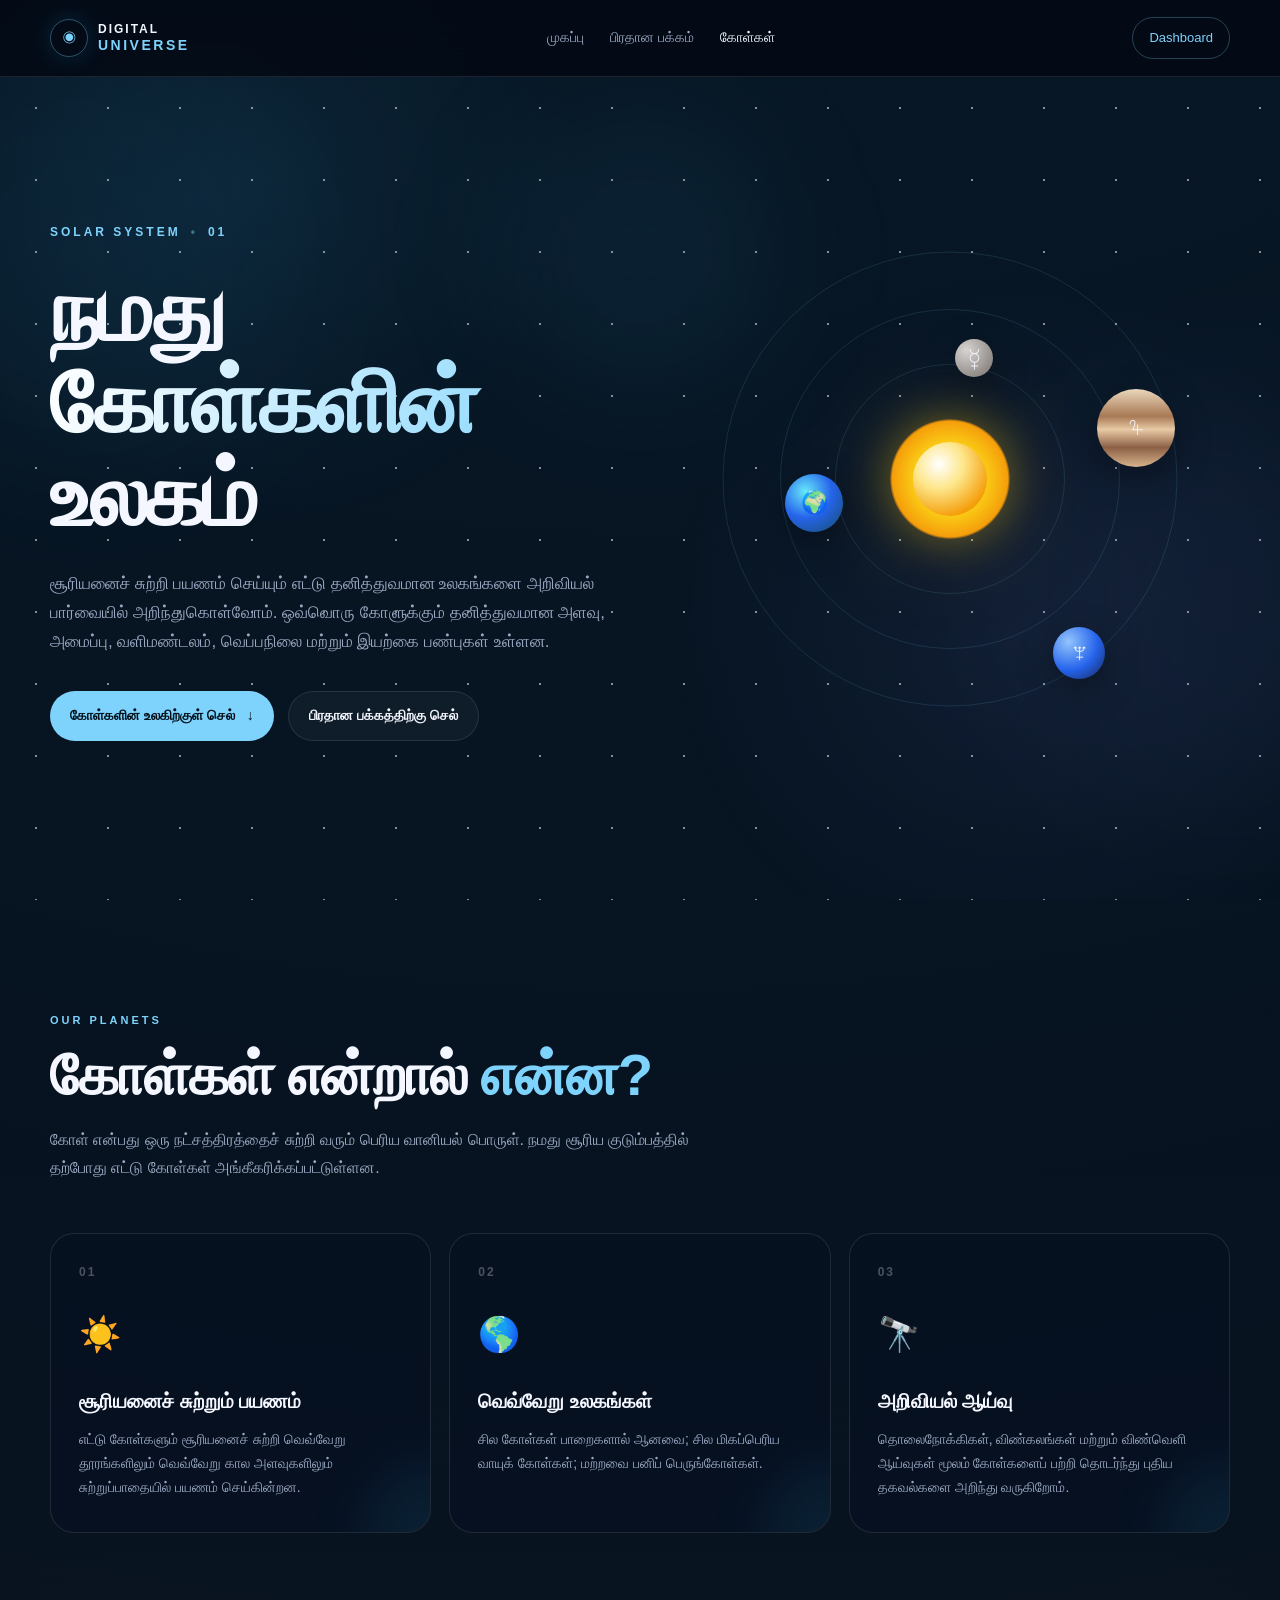
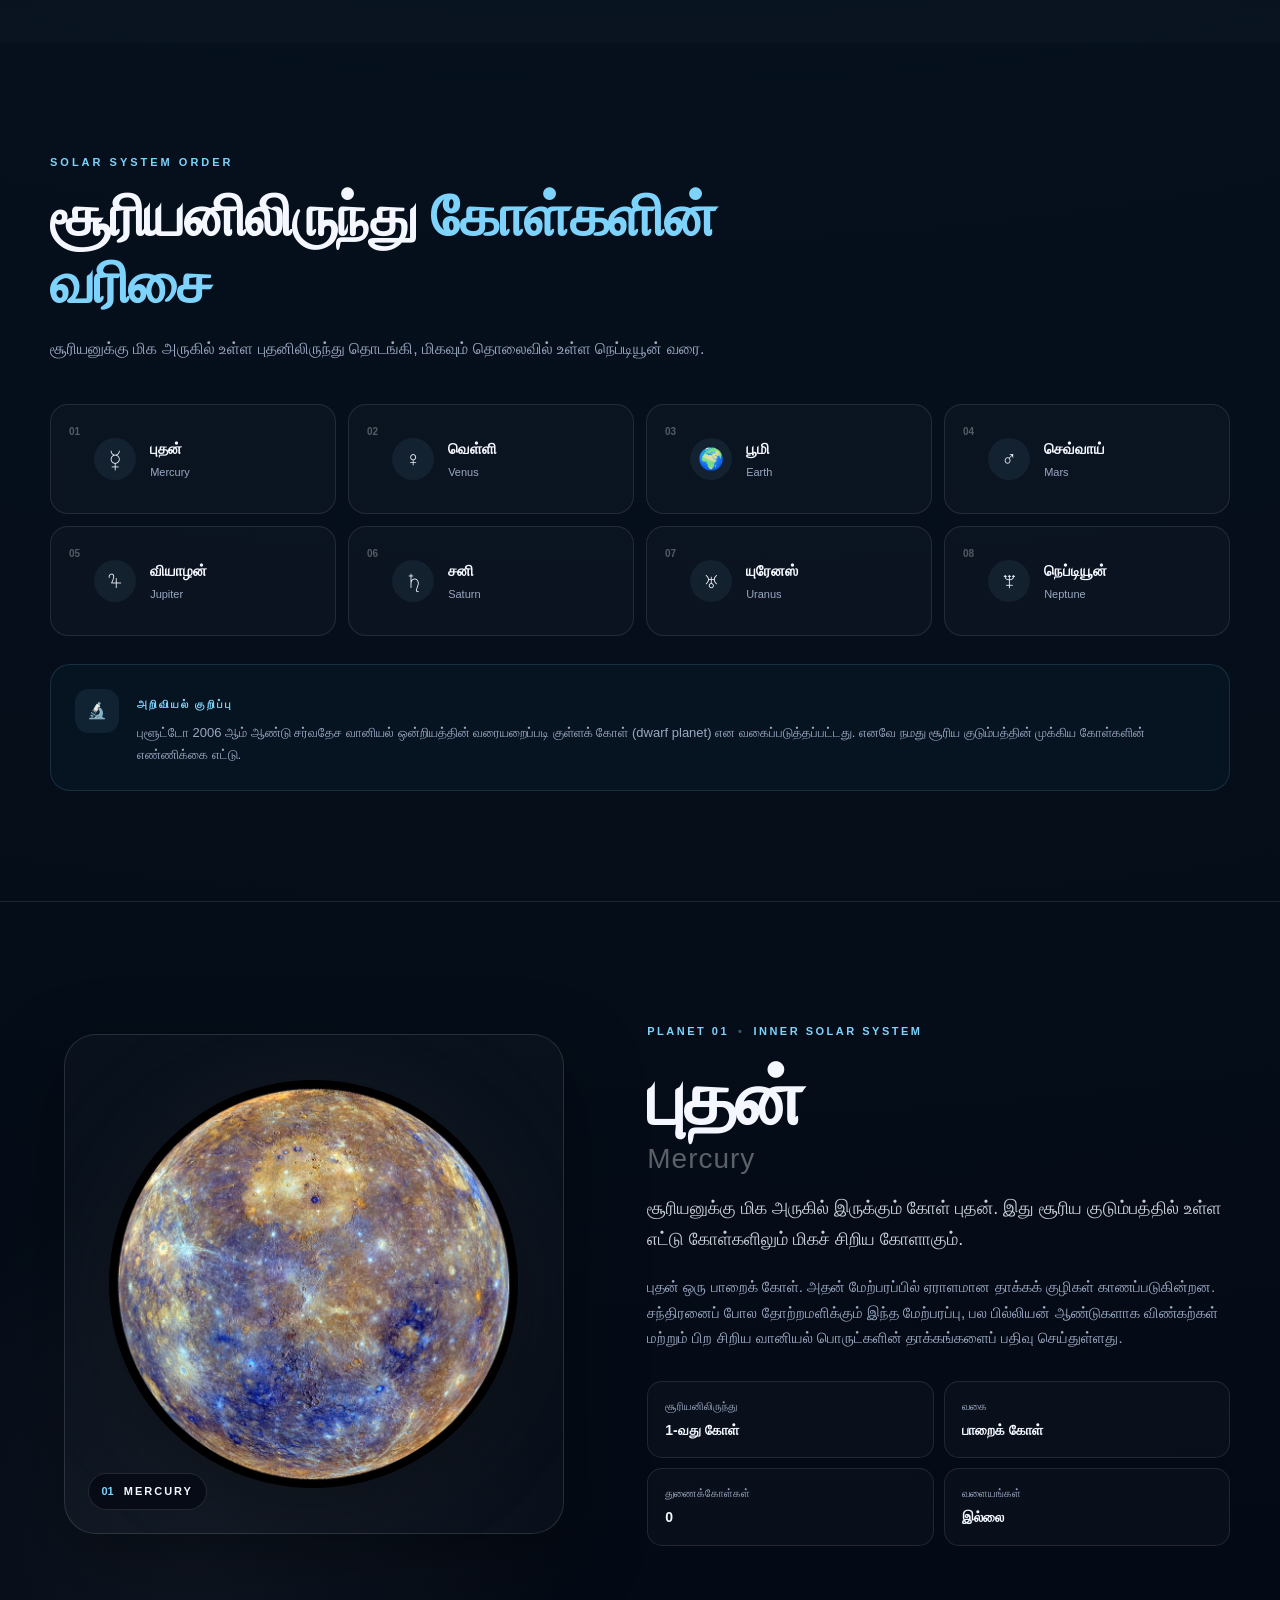
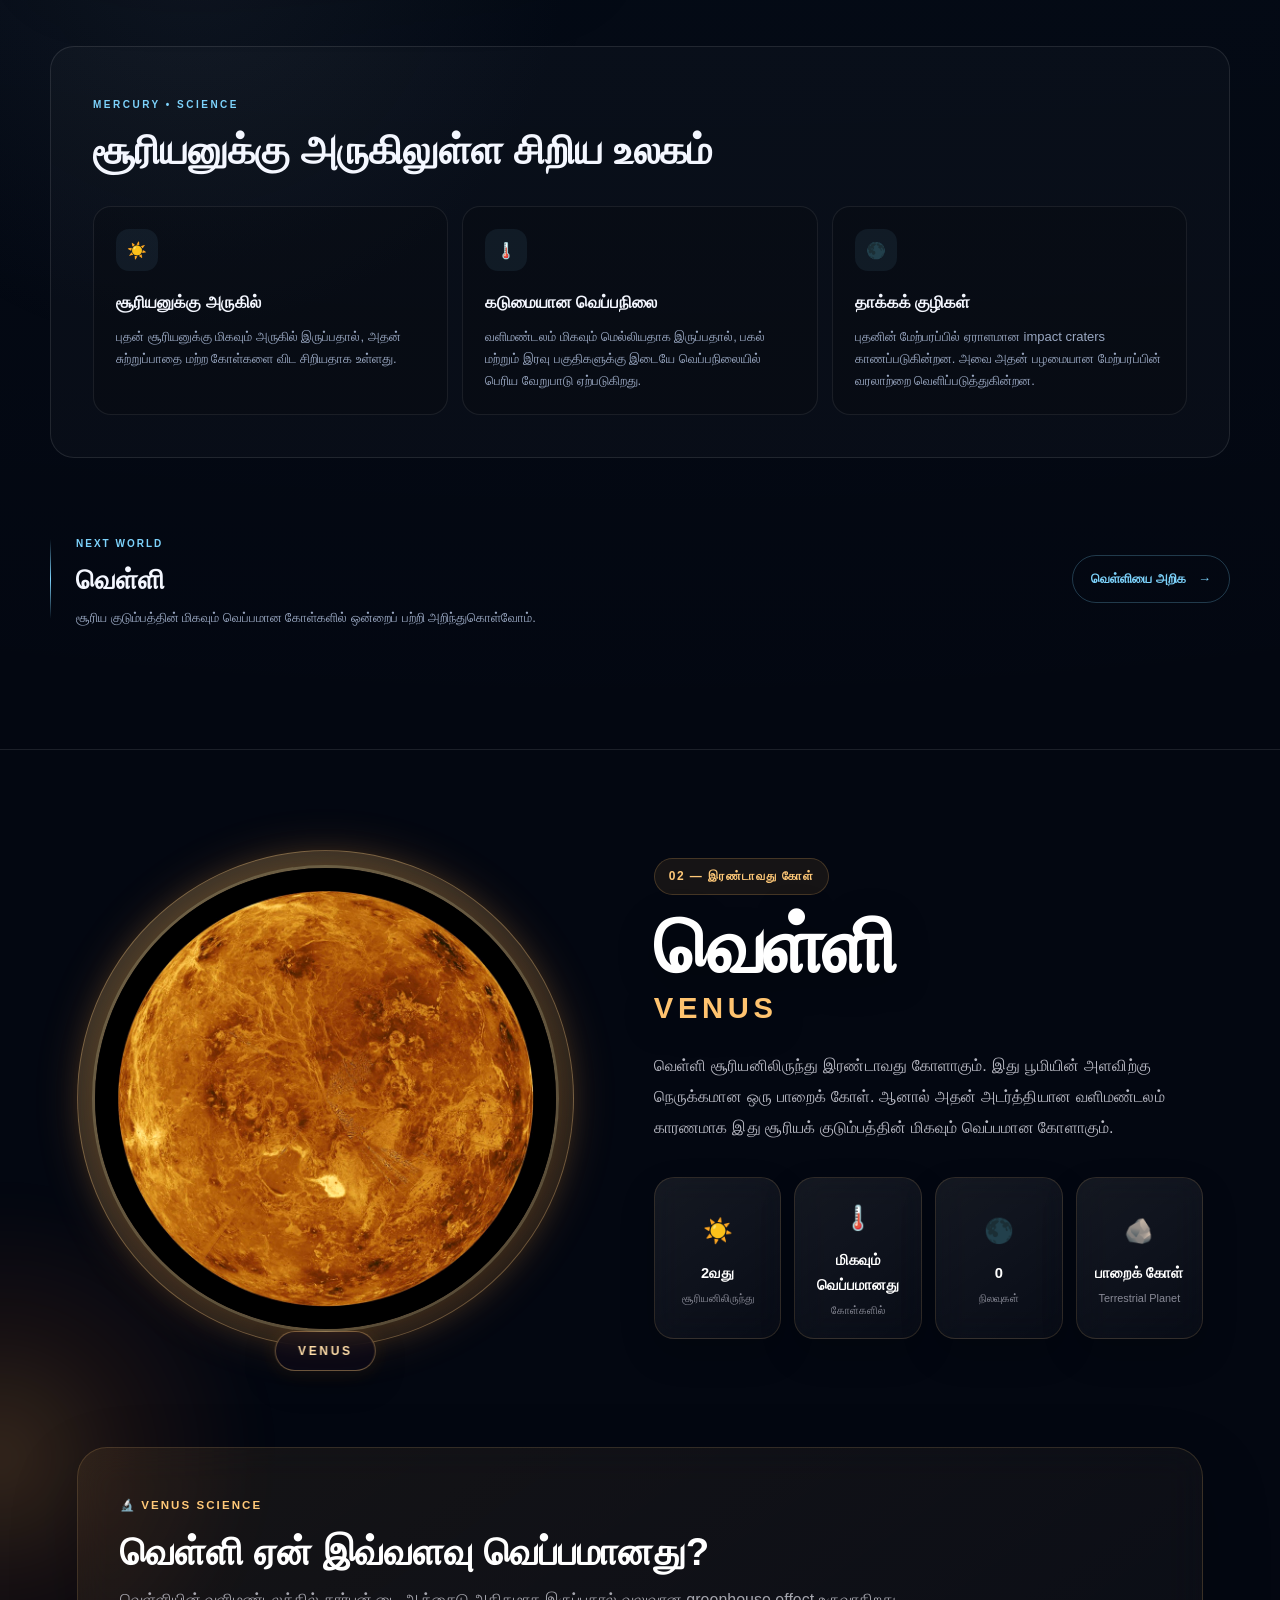
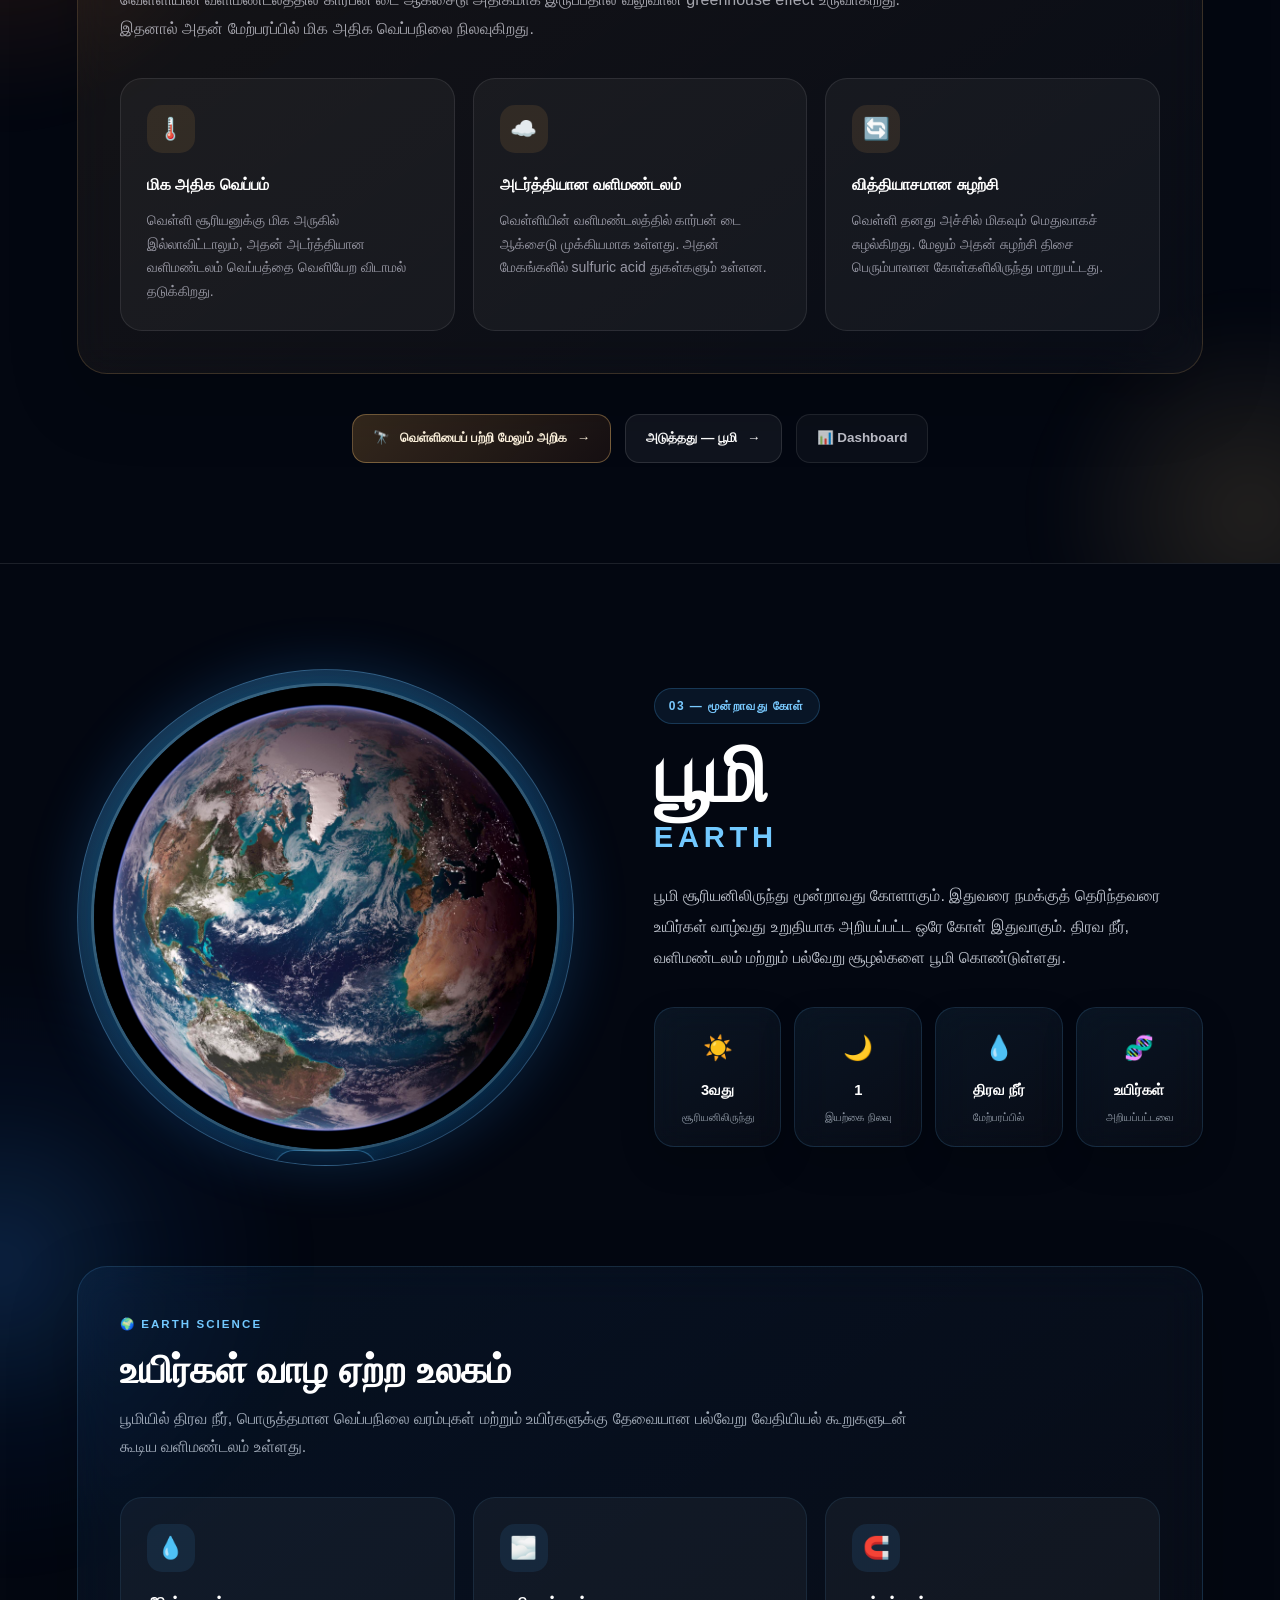
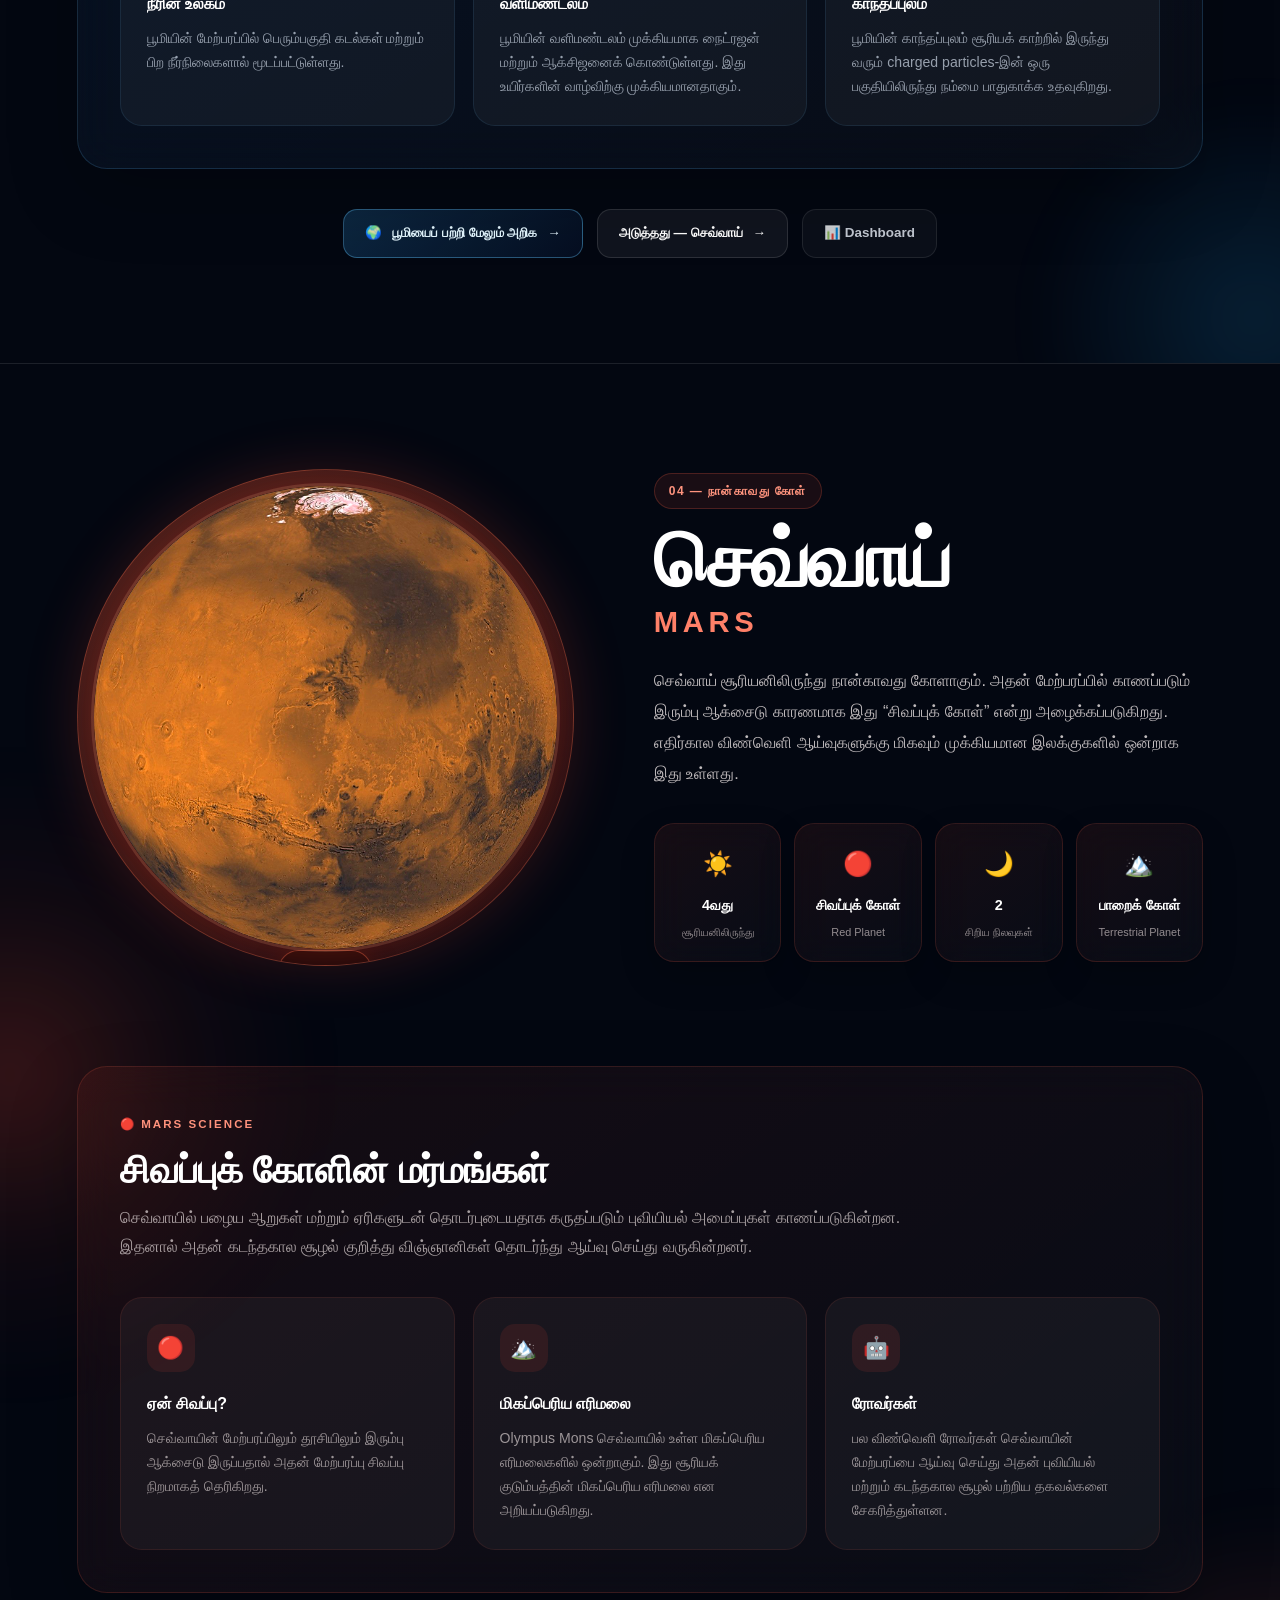
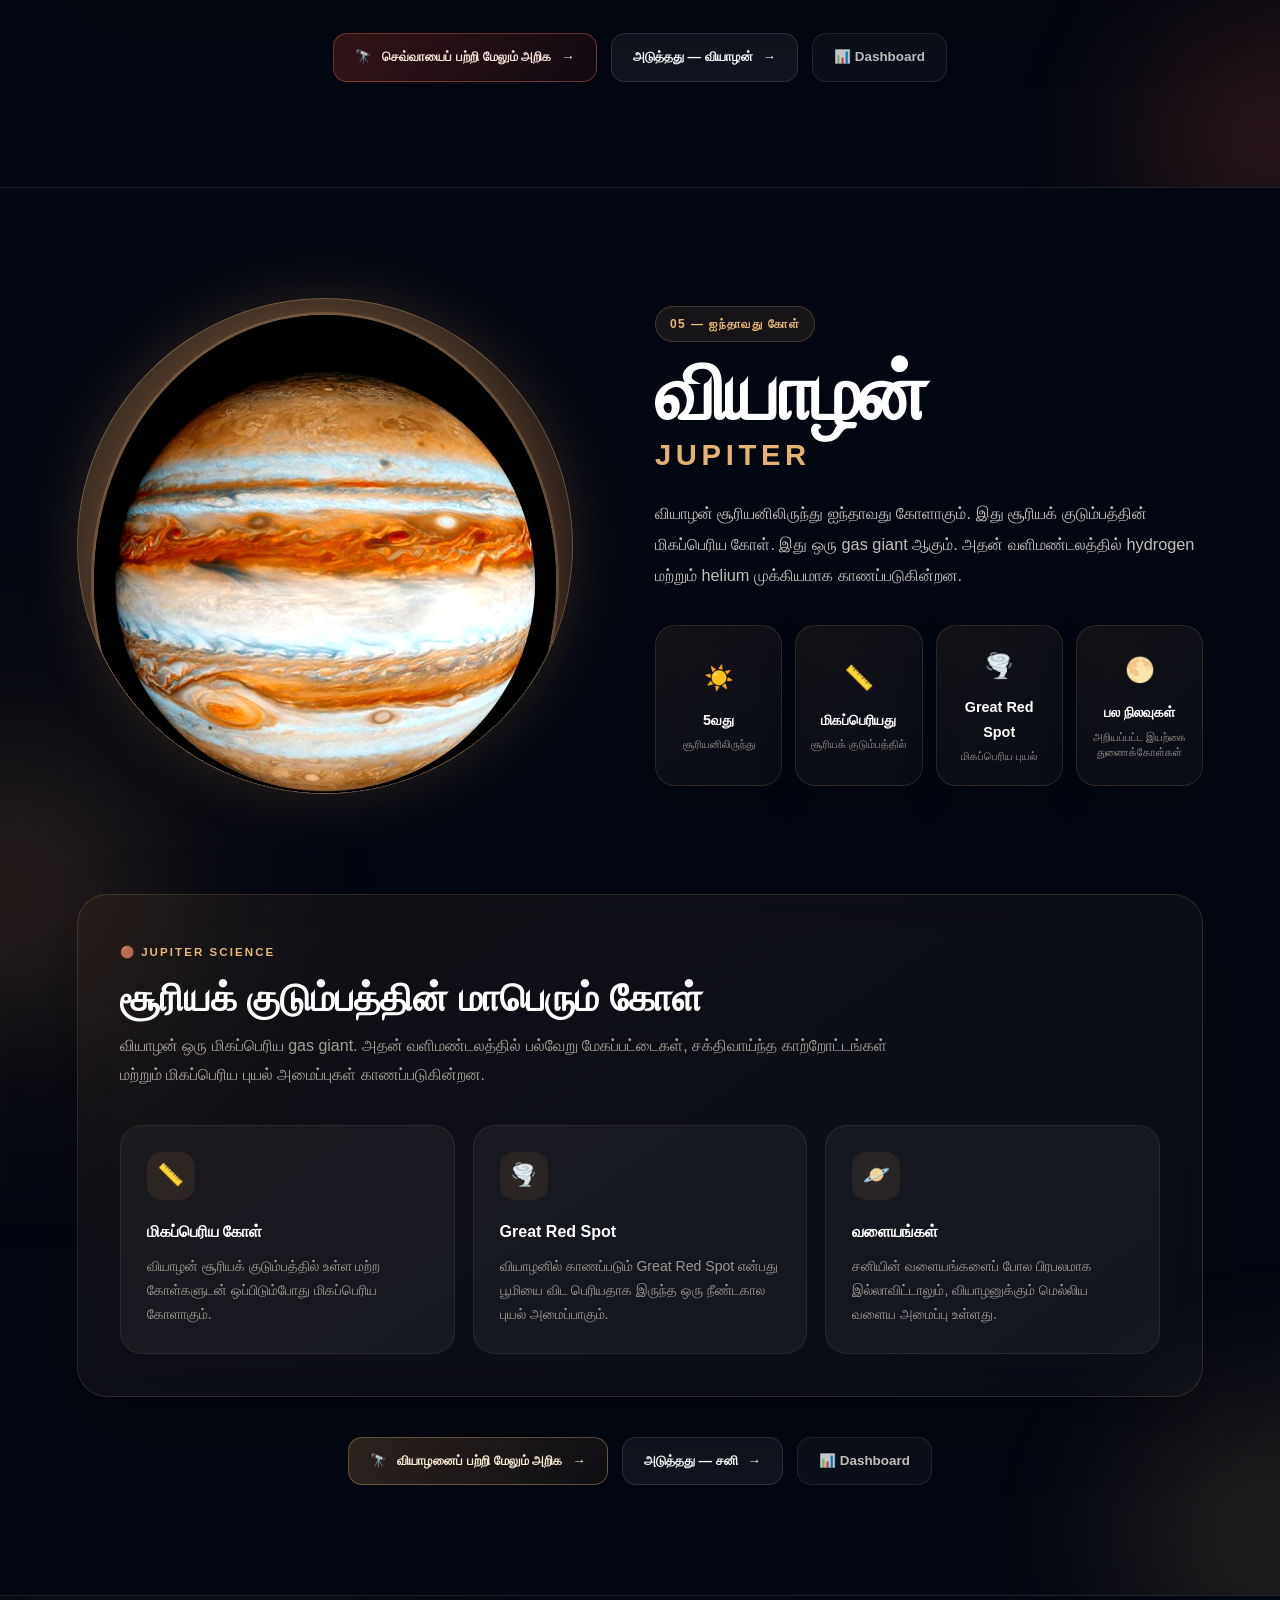
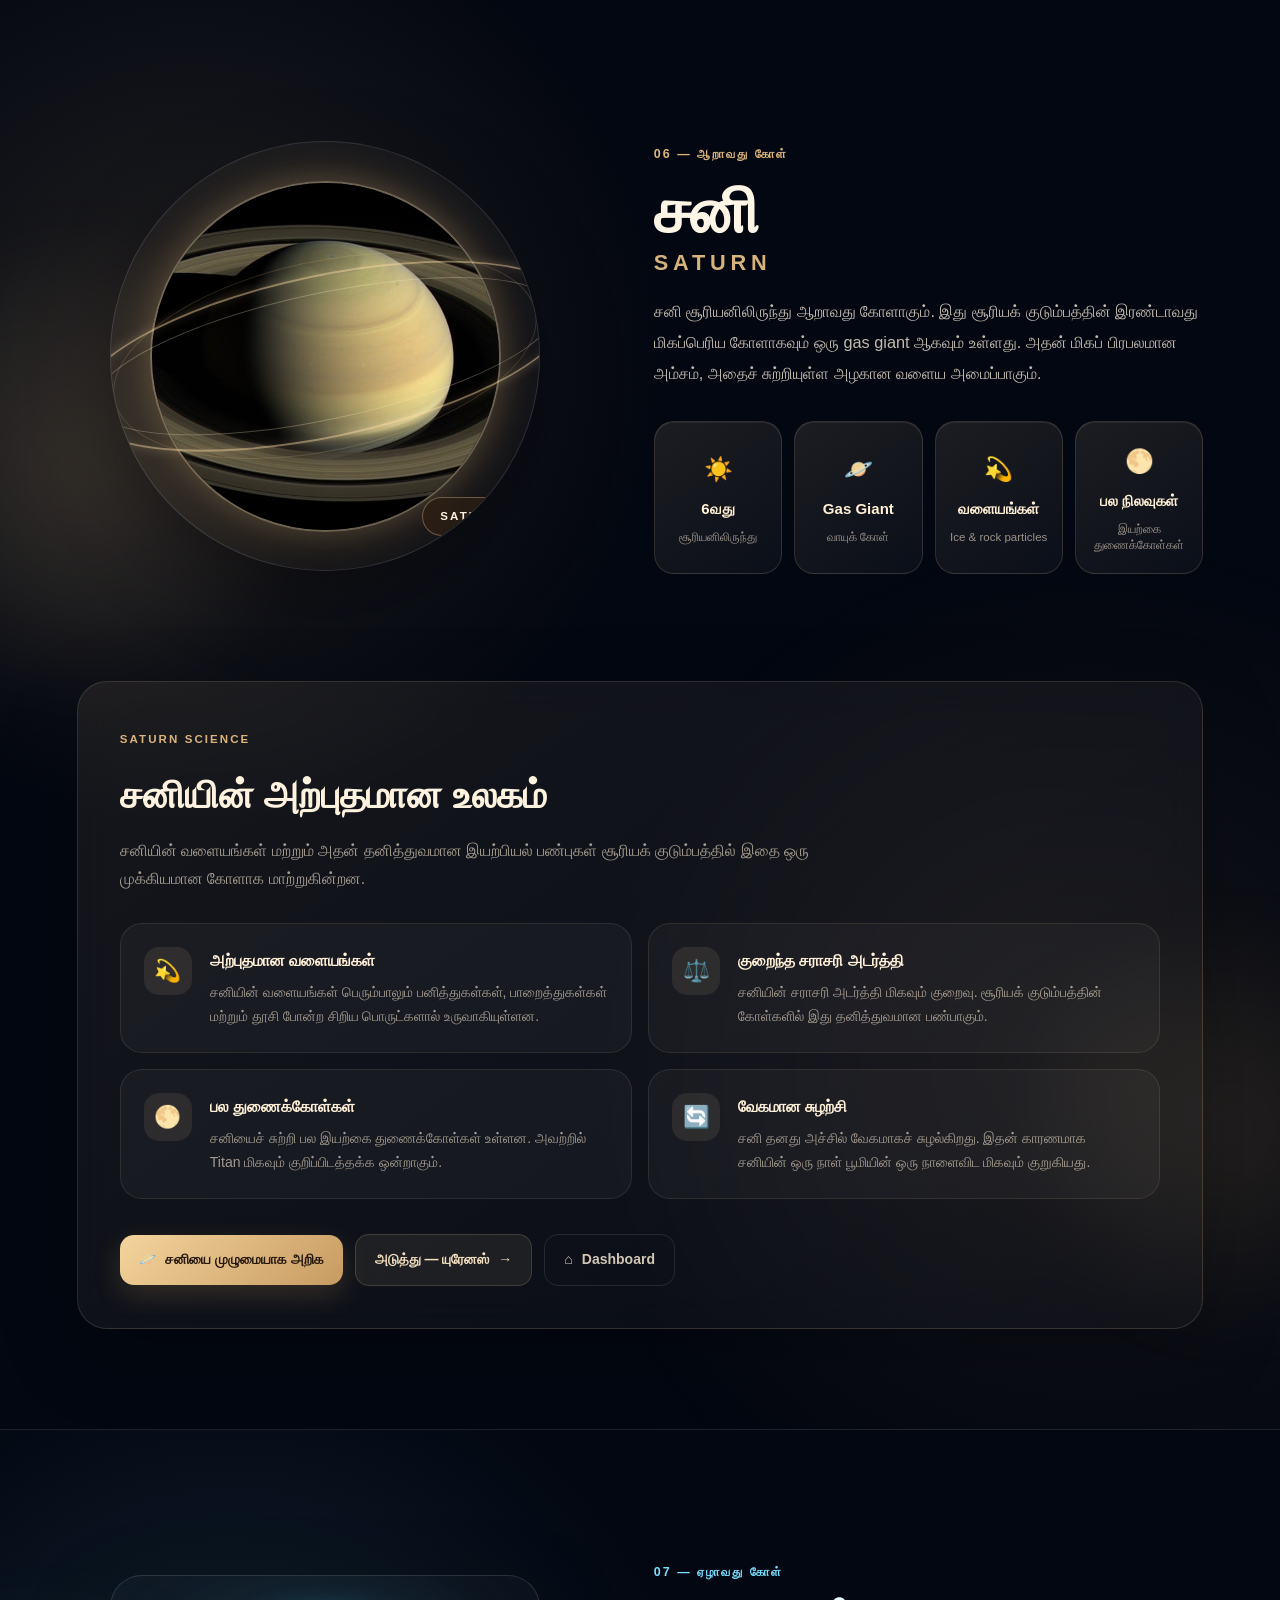
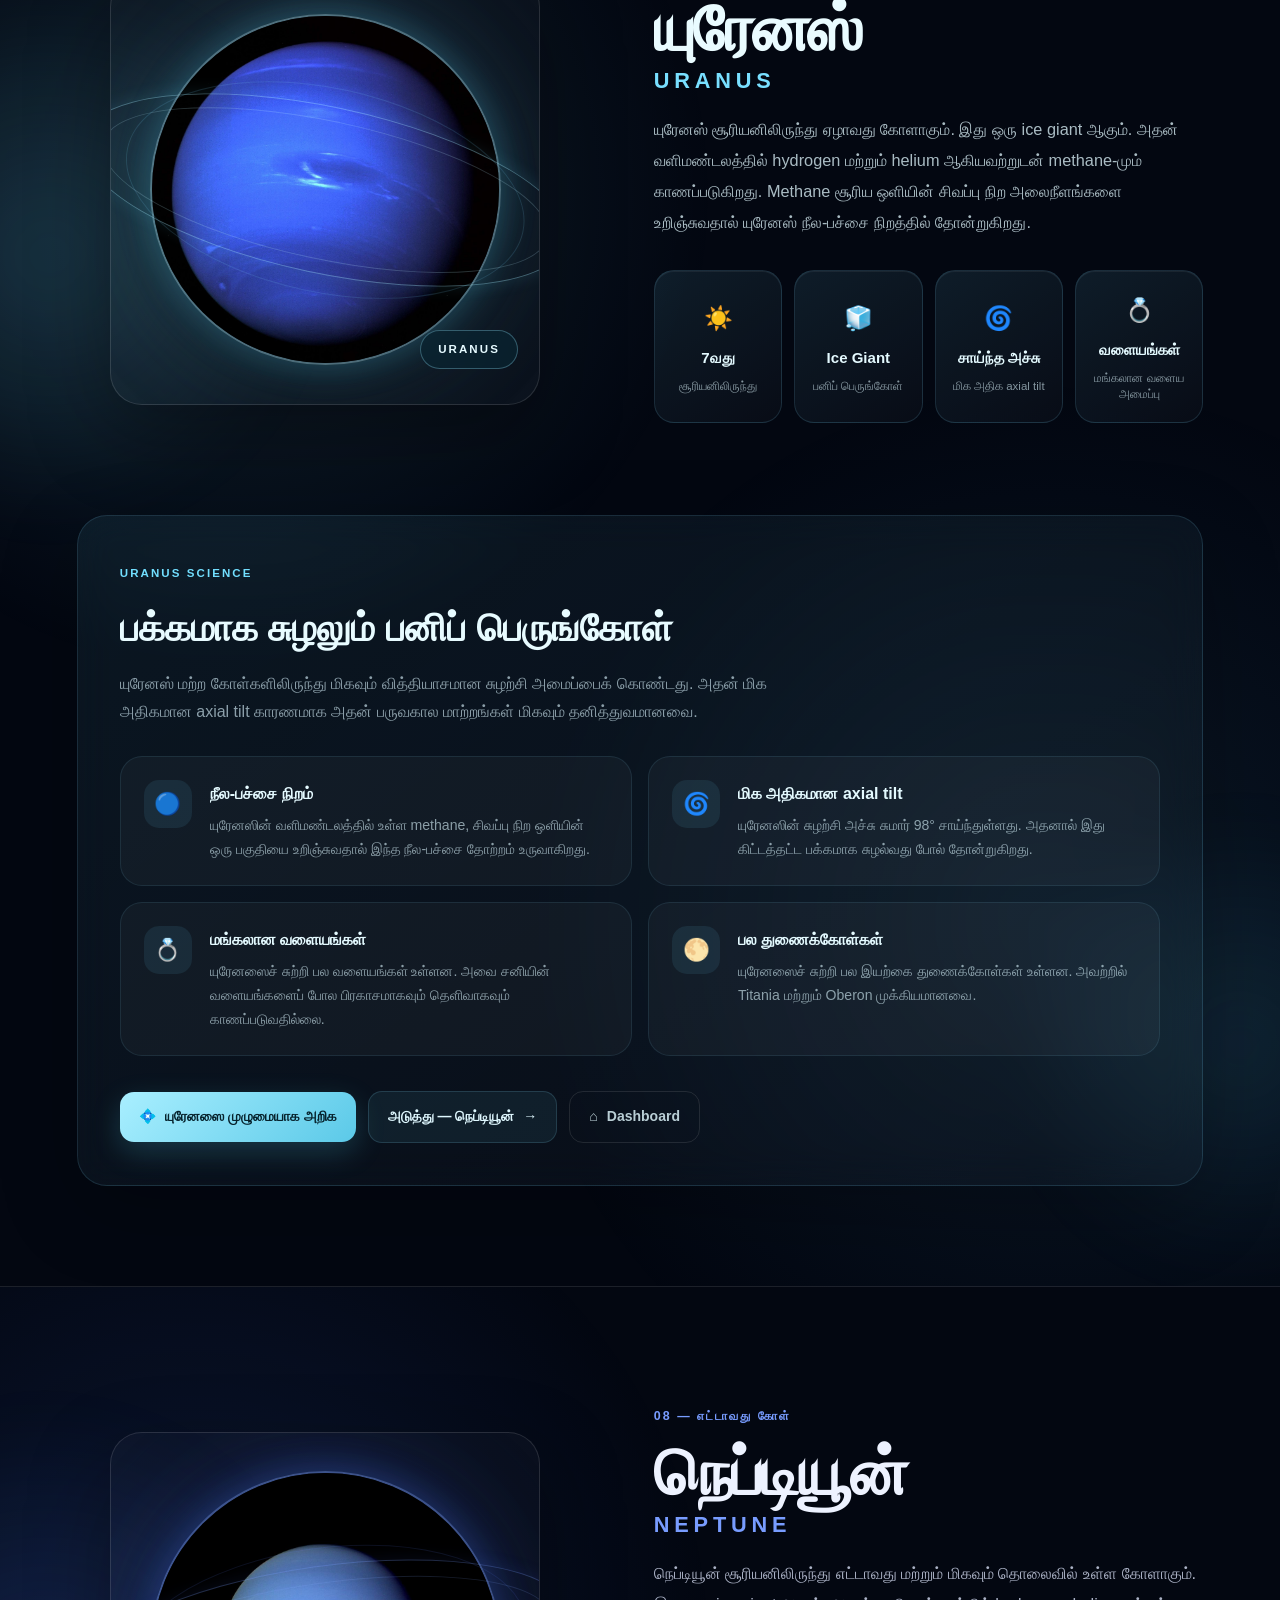
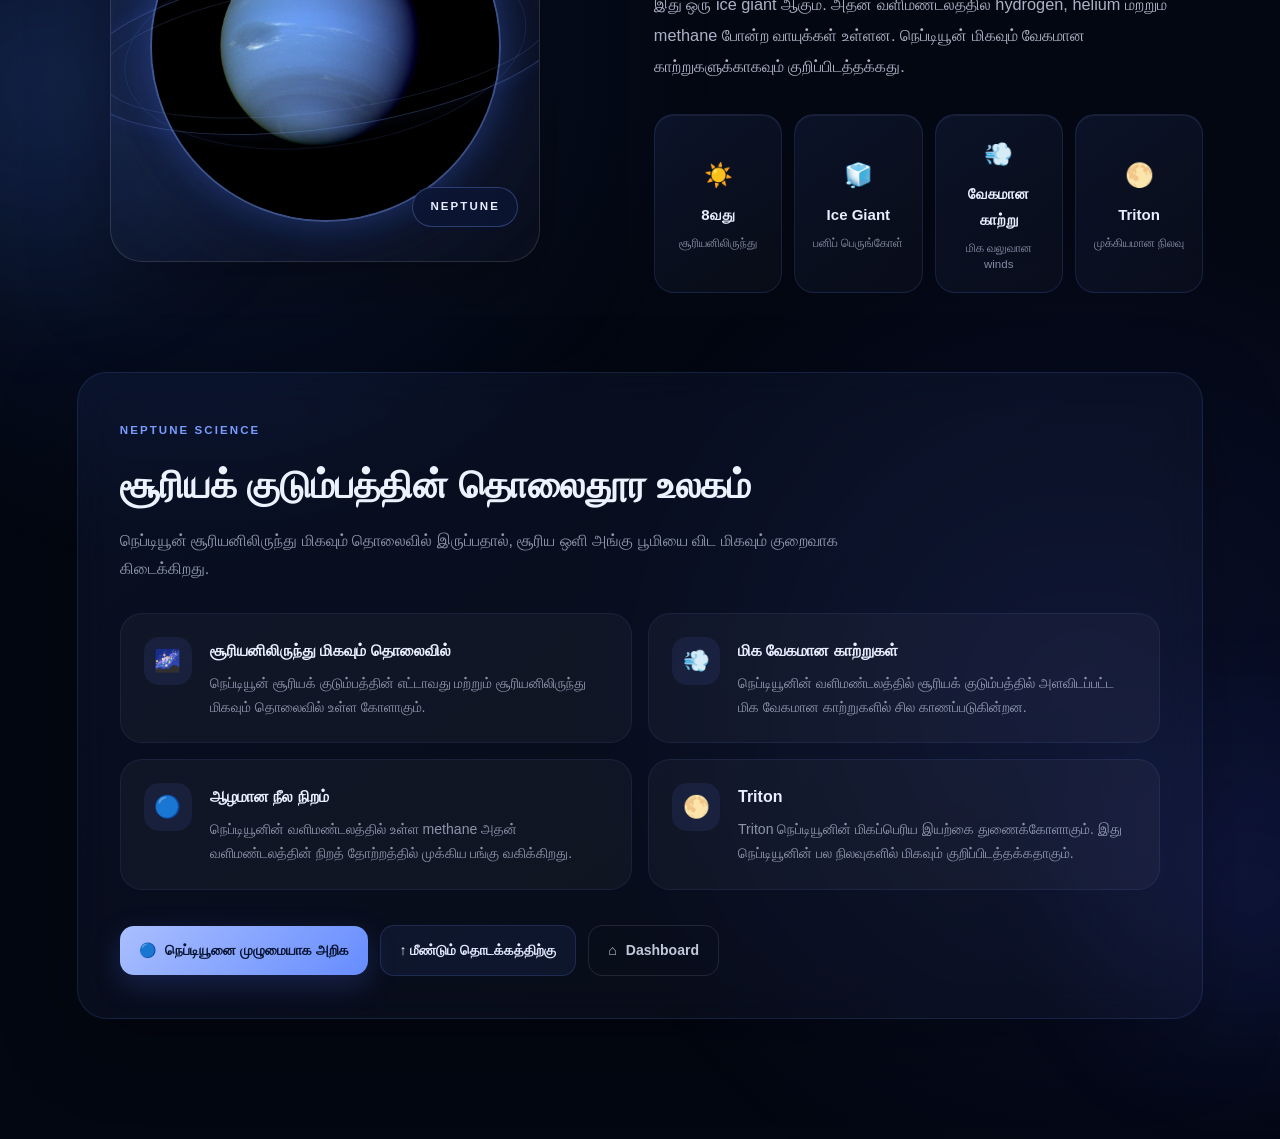
<file: planets.html>
<!DOCTYPE html>
<html lang="ta">
<head>

    <meta charset="UTF-8">

    <meta
        name="viewport"
        content="width=device-width, initial-scale=1.0"
    >

    <meta
        name="description"
        content="நமது சூரிய குடும்பத்தின் எட்டு கோள்களை அறிவியல் ரீதியாக அறிந்துகொள்ளும் Digital Universe பயணம்."
    >

    <title>
        கோள்கள் | Digital Universe
    </title>

    <link
        rel="stylesheet"
        href="planets.css"
    >

</head>

<body>

    <!-- =====================================================
         COSMIC BACKGROUND
    ====================================================== -->

    <div class="planet-background" aria-hidden="true">

        <div class="planet-stars"></div>

        <div class="planet-nebula planet-nebula-one"></div>

        <div class="planet-nebula planet-nebula-two"></div>

        <div class="planet-glow"></div>

    </div>


    <!-- =====================================================
         HEADER
    ====================================================== -->

    <header class="planet-header">

        <div class="planet-header-inner">

            <a
                href="index.html"
                class="planet-brand"
                aria-label="Digital Universe முகப்பு"
            >

                <span class="planet-brand-symbol">
                    ◉
                </span>

                <span class="planet-brand-text">
                    DIGITAL
                    <strong>UNIVERSE</strong>
                </span>

            </a>


            <nav
                class="planet-navigation"
                aria-label="முக்கிய வழிசெலுத்தல்"
            >

                <a href="index.html">
                    முகப்பு
                </a>

                <a href="dashboard.html">
                    பிரதான பக்கம்
                </a>

                <a
                    href="#planet-introduction"
                    class="planet-nav-active"
                >
                    கோள்கள்
                </a>

            </nav>


            <a
                href="dashboard.html"
                class="planet-dashboard-button"
                data-dashboard-link
            >
                Dashboard
            </a>

        </div>

    </header>


    <main>


        <!-- =================================================
             PART 1 — HERO
        ================================================== -->

        <section
            class="planet-hero"
            id="planet-introduction"
        >

            <div class="planet-hero-inner">


                <!-- HERO CONTENT -->

                <div class="planet-hero-content">

                    <span class="planet-eyebrow">
                        SOLAR SYSTEM
                        <span>•</span>
                        01
                    </span>


                    <h1>

                        நமது

                        <span>
                            கோள்களின்
                        </span>

                        உலகம்

                    </h1>


                    <p class="planet-hero-description">

                        சூரியனைச் சுற்றி பயணம் செய்யும்
                        எட்டு தனித்துவமான உலகங்களை
                        அறிவியல் பார்வையில் அறிந்துகொள்வோம்.

                        ஒவ்வொரு கோளுக்கும் தனித்துவமான
                        அளவு, அமைப்பு, வளிமண்டலம்,
                        வெப்பநிலை மற்றும் இயற்கை
                        பண்புகள் உள்ளன.

                    </p>


                    <div class="planet-hero-actions">

                        <a
                            href="#planet-overview"
                            class="planet-primary-button"
                        >

                            கோள்களின் உலகிற்குள் செல்

                            <span aria-hidden="true">
                                ↓
                            </span>

                        </a>


                        <a
                            href="dashboard.html"
                            class="planet-secondary-button"
                        >

                            பிரதான பக்கத்திற்கு செல்

                        </a>

                    </div>

                </div>


                <!-- HERO VISUAL -->

                <div
                    class="planet-hero-visual"
                    aria-hidden="true"
                >

                    <div class="planet-orbit orbit-one"></div>

                    <div class="planet-orbit orbit-two"></div>

                    <div class="planet-orbit orbit-three"></div>

                    <div class="planet-sun">

                        <div class="planet-sun-core"></div>

                    </div>


                    <div class="hero-planet hero-mercury">
                        <span>☿</span>
                    </div>

                    <div class="hero-planet hero-earth">
                        <span>🌍</span>
                    </div>

                    <div class="hero-planet hero-jupiter">
                        <span>♃</span>
                    </div>

                    <div class="hero-planet hero-neptune">
                        <span>♆</span>
                    </div>

                </div>

            </div>

        </section>


        <!-- =================================================
             PLANET OVERVIEW
        ================================================== -->

        <section
            class="planet-overview"
            id="planet-overview"
        >

            <div class="planet-section-container">


                <div class="planet-section-heading">

                    <span class="planet-section-label">
                        OUR PLANETS
                    </span>


                    <h2>

                        கோள்கள் என்றால்

                        <span>
                            என்ன?
                        </span>

                    </h2>


                    <p>

                        கோள் என்பது ஒரு நட்சத்திரத்தைச்
                        சுற்றி வரும் பெரிய வானியல் பொருள்.
                        நமது சூரிய குடும்பத்தில் தற்போது
                        எட்டு கோள்கள் அங்கீகரிக்கப்பட்டுள்ளன.

                    </p>

                </div>


                <!-- INTRO CARDS -->

                <div class="planet-intro-grid">


                    <article class="planet-intro-card">

                        <div class="planet-card-number">
                            01
                        </div>

                        <div class="planet-card-icon">
                            ☀️
                        </div>

                        <h3>
                            சூரியனைச் சுற்றும் பயணம்
                        </h3>

                        <p>

                            எட்டு கோள்களும் சூரியனைச்
                            சுற்றி வெவ்வேறு தூரங்களிலும்
                            வெவ்வேறு கால அளவுகளிலும்
                            சுற்றுப்பாதையில் பயணம் செய்கின்றன.

                        </p>

                    </article>


                    <article class="planet-intro-card">

                        <div class="planet-card-number">
                            02
                        </div>

                        <div class="planet-card-icon">
                            🌎
                        </div>

                        <h3>
                            வெவ்வேறு உலகங்கள்
                        </h3>

                        <p>

                            சில கோள்கள் பாறைகளால் ஆனவை;
                            சில மிகப்பெரிய வாயுக் கோள்கள்;
                            மற்றவை பனிப் பெருங்கோள்கள்.

                        </p>

                    </article>


                    <article class="planet-intro-card">

                        <div class="planet-card-number">
                            03
                        </div>

                        <div class="planet-card-icon">
                            🔭
                        </div>

                        <h3>
                            அறிவியல் ஆய்வு
                        </h3>

                        <p>

                            தொலைநோக்கிகள், விண்கலங்கள்
                            மற்றும் விண்வெளி ஆய்வுகள் மூலம்
                            கோள்களைப் பற்றி தொடர்ந்து
                            புதிய தகவல்களை அறிந்து வருகிறோம்.

                        </p>

                    </article>


                </div>

            </div>

        </section>
                <!-- =================================================
             PLANET ORDER
        ================================================== -->

        <section class="planet-order-section">

            <div class="planet-section-container">


                <div class="planet-section-heading compact">

                    <span class="planet-section-label">
                        SOLAR SYSTEM ORDER
                    </span>

                    <h2>

                        சூரியனிலிருந்து

                        <span>
                            கோள்களின் வரிசை
                        </span>

                    </h2>

                    <p>

                        சூரியனுக்கு மிக அருகில் உள்ள
                        புதனிலிருந்து தொடங்கி,
                        மிகவும் தொலைவில் உள்ள
                        நெப்டியூன் வரை.

                    </p>

                </div>


                <div class="planet-order-list">


                    <div class="planet-order-item">

                        <span class="planet-order-number">
                            01
                        </span>

                        <span class="planet-order-symbol">
                            ☿
                        </span>

                        <div>
                            <strong>புதன்</strong>
                            <small>Mercury</small>
                        </div>

                    </div>


                    <div class="planet-order-item">

                        <span class="planet-order-number">
                            02
                        </span>

                        <span class="planet-order-symbol">
                            ♀
                        </span>

                        <div>
                            <strong>வெள்ளி</strong>
                            <small>Venus</small>
                        </div>

                    </div>


                    <div class="planet-order-item">

                        <span class="planet-order-number">
                            03
                        </span>

                        <span class="planet-order-symbol">
                            🌍
                        </span>

                        <div>
                            <strong>பூமி</strong>
                            <small>Earth</small>
                        </div>

                    </div>


                    <div class="planet-order-item">

                        <span class="planet-order-number">
                            04
                        </span>

                        <span class="planet-order-symbol">
                            ♂
                        </span>

                        <div>
                            <strong>செவ்வாய்</strong>
                            <small>Mars</small>
                        </div>

                    </div>


                    <div class="planet-order-item">

                        <span class="planet-order-number">
                            05
                        </span>

                        <span class="planet-order-symbol">
                            ♃
                        </span>

                        <div>
                            <strong>வியாழன்</strong>
                            <small>Jupiter</small>
                        </div>

                    </div>


                    <div class="planet-order-item">

                        <span class="planet-order-number">
                            06
                        </span>

                        <span class="planet-order-symbol">
                            ♄
                        </span>

                        <div>
                            <strong>சனி</strong>
                            <small>Saturn</small>
                        </div>

                    </div>


                    <div class="planet-order-item">

                        <span class="planet-order-number">
                            07
                        </span>

                        <span class="planet-order-symbol">
                            ♅
                        </span>

                        <div>
                            <strong>யுரேனஸ்</strong>
                            <small>Uranus</small>
                        </div>

                    </div>


                    <div class="planet-order-item">

                        <span class="planet-order-number">
                            08
                        </span>

                        <span class="planet-order-symbol">
                            ♆
                        </span>

                        <div>
                            <strong>நெப்டியூன்</strong>
                            <small>Neptune</small>
                        </div>

                    </div>


                </div>


                <!-- SCIENCE NOTE -->

                <div class="planet-science-note">

                    <div class="planet-science-icon">
                        🔬
                    </div>

                    <div>

                        <span>
                            அறிவியல் குறிப்பு
                        </span>

                        <p>

                            புளூட்டோ 2006 ஆம் ஆண்டு
                            சர்வதேச வானியல் ஒன்றியத்தின்
                            வரையறைப்படி குள்ளக் கோள்
                            (dwarf planet) என வகைப்படுத்தப்பட்டது.
                            எனவே நமது சூரிய குடும்பத்தின்
                            முக்கிய கோள்களின் எண்ணிக்கை எட்டு.

                        </p>

                    </div>

                </div>


            </div>

        </section>


        <!--
            PART 1 COMPLETE

            அடுத்த பகுதியில்:
            PART 2 — புதன் (Mercury)
        -->

    </main>
            <!-- =================================================
             PART 2 — MERCURY
        ================================================== -->

        <section
            class="planet-detail-section mercury-section"
            id="mercury"
        >

            <div class="planet-section-container">

                <div class="planet-detail-grid">


                    <!-- MERCURY IMAGE -->

                    <div class="planet-detail-visual">

                        <div class="planet-image-frame">

                            <div class="planet-image-glow"></div>

                            <img
                                src="assets/images/mercury.jpg"
                                alt="புதன் கோள்"
                                loading="lazy"
                            >

                        </div>


                        <div class="planet-visual-label">

                            <span>
                                01
                            </span>

                            <strong>
                                MERCURY
                            </strong>

                        </div>

                    </div>


                    <!-- MERCURY CONTENT -->

                    <div class="planet-detail-content">

                        <span class="planet-detail-eyebrow">
                            PLANET 01
                            <span>•</span>
                            INNER SOLAR SYSTEM
                        </span>


                        <h2>
                            புதன்
                            <span>Mercury</span>
                        </h2>


                        <p class="planet-detail-lead">

                            சூரியனுக்கு மிக அருகில்
                            இருக்கும் கோள் புதன்.
                            இது சூரிய குடும்பத்தில் உள்ள
                            எட்டு கோள்களிலும் மிகச் சிறிய கோளாகும்.

                        </p>


                        <p>

                            புதன் ஒரு பாறைக் கோள்.
                            அதன் மேற்பரப்பில் ஏராளமான
                            தாக்கக் குழிகள் காணப்படுகின்றன.
                            சந்திரனைப் போல தோற்றமளிக்கும்
                            இந்த மேற்பரப்பு, பல பில்லியன்
                            ஆண்டுகளாக விண்கற்கள் மற்றும்
                            பிற சிறிய வானியல் பொருட்களின்
                            தாக்கங்களைப் பதிவு செய்துள்ளது.

                        </p>


                        <div class="planet-fact-grid">


                            <div class="planet-fact">

                                <span>
                                    சூரியனிலிருந்து
                                </span>

                                <strong>
                                    1-வது கோள்
                                </strong>

                            </div>


                            <div class="planet-fact">

                                <span>
                                    வகை
                                </span>

                                <strong>
                                    பாறைக் கோள்
                                </strong>

                            </div>


                            <div class="planet-fact">

                                <span>
                                    துணைக்கோள்கள்
                                </span>

                                <strong>
                                    0
                                </strong>

                            </div>


                            <div class="planet-fact">

                                <span>
                                    வளையங்கள்
                                </span>

                                <strong>
                                    இல்லை
                                </strong>

                            </div>


                        </div>

                    </div>

                </div>
                                <!-- =================================================
                     MERCURY SCIENCE
                ================================================== -->

                <div class="planet-science-panel">

                    <div class="planet-panel-heading">

                        <span>
                            MERCURY • SCIENCE
                        </span>

                        <h3>
                            சூரியனுக்கு அருகிலுள்ள
                            சிறிய உலகம்
                        </h3>

                    </div>


                    <div class="planet-science-grid">


                        <article class="planet-science-card">

                            <div class="planet-science-card-icon">
                                ☀️
                            </div>

                            <h4>
                                சூரியனுக்கு அருகில்
                            </h4>

                            <p>

                                புதன் சூரியனுக்கு மிகவும்
                                அருகில் இருப்பதால், அதன்
                                சுற்றுப்பாதை மற்ற கோள்களை விட
                                சிறியதாக உள்ளது.

                            </p>

                        </article>


                        <article class="planet-science-card">

                            <div class="planet-science-card-icon">
                                🌡️
                            </div>

                            <h4>
                                கடுமையான வெப்பநிலை
                            </h4>

                            <p>

                                வளிமண்டலம் மிகவும் மெல்லியதாக
                                இருப்பதால், பகல் மற்றும் இரவு
                                பகுதிகளுக்கு இடையே
                                வெப்பநிலையில் பெரிய வேறுபாடு
                                ஏற்படுகிறது.

                            </p>

                        </article>


                        <article class="planet-science-card">

                            <div class="planet-science-card-icon">
                                🌑
                            </div>

                            <h4>
                                தாக்கக் குழிகள்
                            </h4>

                            <p>

                                புதனின் மேற்பரப்பில்
                                ஏராளமான impact craters
                                காணப்படுகின்றன. அவை அதன்
                                பழமையான மேற்பரப்பின்
                                வரலாற்றை வெளிப்படுத்துகின்றன.

                            </p>

                        </article>


                    </div>

                </div>


                <!-- =================================================
                     MERCURY NEXT BUTTON
                ================================================== -->

                <div class="planet-next-section">

                    <div class="planet-next-line"></div>


                    <div class="planet-next-content">

                        <span>
                            NEXT WORLD
                        </span>

                        <h3>
                            வெள்ளி
                        </h3>

                        <p>
                            சூரிய குடும்பத்தின்
                            மிகவும் வெப்பமான கோள்களில்
                            ஒன்றைப் பற்றி அறிந்துகொள்வோம்.
                        </p>

                    </div>


                    <a
                        href="#venus"
                        class="planet-next-button"
                    >

                        வெள்ளியை அறிக

                        <span aria-hidden="true">
                            →
                        </span>

                    </a>

                </div>

            </div>

        </section>


        <!--
            PART 2 COMPLETE
            அடுத்தது:
            PART 3 — வெள்ளி (Venus)
        -->
  <!-- ================================
     PART 3 — VENUS
     HTML PART A
================================= -->

<section class="planet-detail-section venus-section" id="venus">

    <div class="planet-detail-grid">

        <!-- Venus Image -->
        <div class="planet-image-area">

            <div class="planet-image-frame venus-frame">

                <img
                    src="assets/images/venus.jpg"
                    alt="வெள்ளி கோள்"
                    class="planet-main-image"
                    loading="lazy"
                >

                <div class="planet-image-glow"></div>

                <span class="planet-image-label">
                    VENUS
                </span>

            </div>

        </div>


        <!-- Venus Content -->
        <div class="planet-detail-content">

            <span class="planet-number">
                02 — இரண்டாவது கோள்
            </span>

            <h2>
                வெள்ளி
                <span>Venus</span>
            </h2>

            <p class="planet-description">
                வெள்ளி சூரியனிலிருந்து இரண்டாவது கோளாகும்.
                இது பூமியின் அளவிற்கு நெருக்கமான ஒரு பாறைக் கோள்.
                ஆனால் அதன் அடர்த்தியான வளிமண்டலம் காரணமாக
                இது சூரியக் குடும்பத்தின் மிகவும் வெப்பமான கோளாகும்.
            </p>


            <!-- Venus Facts -->

            <div class="planet-facts-grid">

                <div class="planet-fact-card">
                    <span class="fact-icon">☀️</span>
                    <strong>2வது</strong>
                    <small>சூரியனிலிருந்து</small>
                </div>

                <div class="planet-fact-card">
                    <span class="fact-icon">🌡️</span>
                    <strong>மிகவும் வெப்பமானது</strong>
                    <small>கோள்களில்</small>
                </div>

                <div class="planet-fact-card">
                    <span class="fact-icon">🌑</span>
                    <strong>0</strong>
                    <small>நிலவுகள்</small>
                </div>

                <div class="planet-fact-card">
                    <span class="fact-icon">🪨</span>
                    <strong>பாறைக் கோள்</strong>
                    <small>Terrestrial Planet</small>
                </div>

            </div>

        </div>

    </div>
        <!-- ================================
         VENUS SCIENCE
    ================================= -->

    <div class="planet-science-panel venus-science">

        <div class="science-heading">

            <span>
                🔬 VENUS SCIENCE
            </span>

            <h3>
                வெள்ளி ஏன் இவ்வளவு வெப்பமானது?
            </h3>

            <p>
                வெள்ளியின் வளிமண்டலத்தில் கார்பன் டை ஆக்சைடு
                அதிகமாக இருப்பதால் வலுவான greenhouse effect
                உருவாகிறது. இதனால் அதன் மேற்பரப்பில்
                மிக அதிக வெப்பநிலை நிலவுகிறது.
            </p>

        </div>


        <div class="science-cards">

            <article class="science-card">

                <div class="science-card-icon">
                    🌡️
                </div>

                <h4>
                    மிக அதிக வெப்பம்
                </h4>

                <p>
                    வெள்ளி சூரியனுக்கு மிக அருகில் இல்லாவிட்டாலும்,
                    அதன் அடர்த்தியான வளிமண்டலம் வெப்பத்தை
                    வெளியேற விடாமல் தடுக்கிறது.
                </p>

            </article>


            <article class="science-card">

                <div class="science-card-icon">
                    ☁️
                </div>

                <h4>
                    அடர்த்தியான வளிமண்டலம்
                </h4>

                <p>
                    வெள்ளியின் வளிமண்டலத்தில் கார்பன் டை ஆக்சைடு
                    முக்கியமாக உள்ளது. அதன் மேகங்களில்
                    sulfuric acid துகள்களும் உள்ளன.
                </p>

            </article>


            <article class="science-card">

                <div class="science-card-icon">
                    🔄
                </div>

                <h4>
                    வித்தியாசமான சுழற்சி
                </h4>

                <p>
                    வெள்ளி தனது அச்சில் மிகவும் மெதுவாகச்
                    சுழல்கிறது. மேலும் அதன் சுழற்சி திசை
                    பெரும்பாலான கோள்களிலிருந்து மாறுபட்டது.
                </p>

            </article>

        </div>

    </div>


    <!-- ================================
         VENUS ACTIONS
    ================================= -->

    <div class="planet-navigation">

        <a
            href="venus.html"
            class="planet-detail-btn venus-btn"
        >
            <span>🔭</span>
            வெள்ளியைப் பற்றி மேலும் அறிக
            <span>→</span>
        </a>


        <a
            href="#earth"
            class="planet-next-btn"
        >
            அடுத்தது — பூமி
            <span>→</span>
        </a>


        <a
            href="dashboard.html"
            class="planet-dashboard-btn"
        >
            📊 Dashboard
        </a>

    </div>

</section>
<!-- =====================================================
     PART 4 — EARTH
     HTML PART A
===================================================== -->

<section class="planet-detail-section earth-section" id="earth">

    <div class="planet-detail-grid">

        <!-- Earth Image -->

        <div class="planet-image-area">

            <div class="planet-image-frame earth-frame">

                <img
                    src="assets/images/earth.jpg"
                    alt="பூமி கோள்"
                    class="planet-main-image"
                    loading="lazy"
                >

                <div class="planet-image-glow"></div>

                <div class="earth-atmosphere"></div>

                <span class="planet-image-label">
                    EARTH
                </span>

            </div>

        </div>


        <!-- Earth Content -->

        <div class="planet-detail-content">

            <span class="planet-number">
                03 — மூன்றாவது கோள்
            </span>

            <h2>
                பூமி
                <span>Earth</span>
            </h2>

            <p class="planet-description">
                பூமி சூரியனிலிருந்து மூன்றாவது கோளாகும்.
                இதுவரை நமக்குத் தெரிந்தவரை உயிர்கள் வாழ்வது
                உறுதியாக அறியப்பட்ட ஒரே கோள் இதுவாகும்.
                திரவ நீர், வளிமண்டலம் மற்றும் பல்வேறு
                சூழல்களை பூமி கொண்டுள்ளது.
            </p>


            <!-- Earth Facts -->

            <div class="planet-facts-grid">

                <div class="planet-fact-card">

                    <span class="fact-icon">
                        ☀️
                    </span>

                    <strong>
                        3வது
                    </strong>

                    <small>
                        சூரியனிலிருந்து
                    </small>

                </div>


                <div class="planet-fact-card">

                    <span class="fact-icon">
                        🌙
                    </span>

                    <strong>
                        1
                    </strong>

                    <small>
                        இயற்கை நிலவு
                    </small>

                </div>


                <div class="planet-fact-card">

                    <span class="fact-icon">
                        💧
                    </span>

                    <strong>
                        திரவ நீர்
                    </strong>

                    <small>
                        மேற்பரப்பில்
                    </small>

                </div>


                <div class="planet-fact-card">

                    <span class="fact-icon">
                        🧬
                    </span>

                    <strong>
                        உயிர்கள்
                    </strong>

                    <small>
                        அறியப்பட்டவை
                    </small>

                </div>

            </div>

        </div>

    </div>
        <!-- =================================================
         EARTH SCIENCE
    ================================================== -->

    <div class="planet-science-panel earth-science">

        <div class="science-heading">

            <span>
                🌍 EARTH SCIENCE
            </span>

            <h3>
                உயிர்கள் வாழ ஏற்ற உலகம்
            </h3>

            <p>
                பூமியில் திரவ நீர், பொருத்தமான வெப்பநிலை
                வரம்புகள் மற்றும் உயிர்களுக்கு தேவையான
                பல்வேறு வேதியியல் கூறுகளுடன் கூடிய
                வளிமண்டலம் உள்ளது.
            </p>

        </div>


        <div class="science-cards">

            <article class="science-card">

                <div class="science-card-icon">
                    💧
                </div>

                <h4>
                    நீரின் உலகம்
                </h4>

                <p>
                    பூமியின் மேற்பரப்பில் பெரும்பகுதி
                    கடல்கள் மற்றும் பிற நீர்நிலைகளால்
                    மூடப்பட்டுள்ளது.
                </p>

            </article>


            <article class="science-card">

                <div class="science-card-icon">
                    🌫️
                </div>

                <h4>
                    வளிமண்டலம்
                </h4>

                <p>
                    பூமியின் வளிமண்டலம் முக்கியமாக
                    நைட்ரஜன் மற்றும் ஆக்சிஜனைக்
                    கொண்டுள்ளது. இது உயிர்களின்
                    வாழ்விற்கு முக்கியமானதாகும்.
                </p>

            </article>


            <article class="science-card">

                <div class="science-card-icon">
                    🧲
                </div>

                <h4>
                    காந்தப்புலம்
                </h4>

                <p>
                    பூமியின் காந்தப்புலம் சூரியக் காற்றில்
                    இருந்து வரும் charged particles-இன்
                    ஒரு பகுதியிலிருந்து நம்மை பாதுகாக்க
                    உதவுகிறது.
                </p>

            </article>

        </div>

    </div>


    <!-- =================================================
         EARTH ACTIONS
    ================================================== -->

    <div class="planet-navigation">

        <a
            href="earth.html"
            class="planet-detail-btn earth-btn"
        >
            <span>🌍</span>

            பூமியைப் பற்றி மேலும் அறிக

            <span>→</span>
        </a>


        <a
            href="#mars"
            class="planet-next-btn"
        >
            அடுத்தது — செவ்வாய்

            <span>→</span>
        </a>


        <a
            href="dashboard.html"
            class="planet-dashboard-btn"
        >
            📊 Dashboard
        </a>

    </div>

</section>
<!-- =====================================================
     PART 5 — MARS
     HTML PART A
===================================================== -->

<section class="planet-detail-section mars-section" id="mars">

    <div class="planet-detail-grid">

        <!-- Mars Image -->

        <div class="planet-image-area">

            <div class="planet-image-frame mars-frame">

                <img
                    src="assets/images/mars.jpg"
                    alt="செவ்வாய் கோள்"
                    class="planet-main-image"
                    loading="lazy"
                >

                <div class="planet-image-glow"></div>

                <div class="mars-atmosphere"></div>

                <span class="planet-image-label">
                    MARS
                </span>

            </div>

        </div>


        <!-- Mars Content -->

        <div class="planet-detail-content">

            <span class="planet-number">
                04 — நான்காவது கோள்
            </span>

            <h2>
                செவ்வாய்
                <span>Mars</span>
            </h2>

            <p class="planet-description">
                செவ்வாய் சூரியனிலிருந்து நான்காவது கோளாகும்.
                அதன் மேற்பரப்பில் காணப்படும் இரும்பு ஆக்சைடு
                காரணமாக இது “சிவப்புக் கோள்” என்று அழைக்கப்படுகிறது.
                எதிர்கால விண்வெளி ஆய்வுகளுக்கு மிகவும்
                முக்கியமான இலக்குகளில் ஒன்றாக இது உள்ளது.
            </p>


            <!-- Mars Facts -->

            <div class="planet-facts-grid">

                <div class="planet-fact-card">

                    <span class="fact-icon">
                        ☀️
                    </span>

                    <strong>
                        4வது
                    </strong>

                    <small>
                        சூரியனிலிருந்து
                    </small>

                </div>


                <div class="planet-fact-card">

                    <span class="fact-icon">
                        🔴
                    </span>

                    <strong>
                        சிவப்புக் கோள்
                    </strong>

                    <small>
                        Red Planet
                    </small>

                </div>


                <div class="planet-fact-card">

                    <span class="fact-icon">
                        🌙
                    </span>

                    <strong>
                        2
                    </strong>

                    <small>
                        சிறிய நிலவுகள்
                    </small>

                </div>


                <div class="planet-fact-card">

                    <span class="fact-icon">
                        🏔️
                    </span>

                    <strong>
                        பாறைக் கோள்
                    </strong>

                    <small>
                        Terrestrial Planet
                    </small>

                </div>

            </div>

        </div>

    </div>
        <!-- =================================================
         MARS SCIENCE
    ================================================== -->

    <div class="planet-science-panel mars-science">

        <div class="science-heading">

            <span>
                🔴 MARS SCIENCE
            </span>

            <h3>
                சிவப்புக் கோளின் மர்மங்கள்
            </h3>

            <p>
                செவ்வாயில் பழைய ஆறுகள் மற்றும் ஏரிகளுடன்
                தொடர்புடையதாக கருதப்படும் புவியியல்
                அமைப்புகள் காணப்படுகின்றன. இதனால்
                அதன் கடந்தகால சூழல் குறித்து விஞ்ஞானிகள்
                தொடர்ந்து ஆய்வு செய்து வருகின்றனர்.
            </p>

        </div>


        <div class="science-cards">

            <article class="science-card">

                <div class="science-card-icon">
                    🔴
                </div>

                <h4>
                    ஏன் சிவப்பு?
                </h4>

                <p>
                    செவ்வாயின் மேற்பரப்பிலும் தூசியிலும்
                    இரும்பு ஆக்சைடு இருப்பதால் அதன்
                    மேற்பரப்பு சிவப்பு நிறமாகத் தெரிகிறது.
                </p>

            </article>


            <article class="science-card">

                <div class="science-card-icon">
                    🏔️
                </div>

                <h4>
                    மிகப்பெரிய எரிமலை
                </h4>

                <p>
                    Olympus Mons செவ்வாயில் உள்ள
                    மிகப்பெரிய எரிமலைகளில் ஒன்றாகும்.
                    இது சூரியக் குடும்பத்தின் மிகப்பெரிய
                    எரிமலை என அறியப்படுகிறது.
                </p>

            </article>


            <article class="science-card">

                <div class="science-card-icon">
                    🤖
                </div>

                <h4>
                    ரோவர்கள்
                </h4>

                <p>
                    பல விண்வெளி ரோவர்கள் செவ்வாயின்
                    மேற்பரப்பை ஆய்வு செய்து அதன்
                    புவியியல் மற்றும் கடந்தகால சூழல்
                    பற்றிய தகவல்களை சேகரித்துள்ளன.
                </p>

            </article>

        </div>

    </div>


    <!-- =================================================
         MARS ACTIONS
    ================================================== -->

    <div class="planet-navigation">

        <a
            href="mars.html"
            class="planet-detail-btn mars-btn"
        >
            <span>🔭</span>

            செவ்வாயைப் பற்றி மேலும் அறிக

            <span>→</span>
        </a>


        <a
            href="#jupiter"
            class="planet-next-btn"
        >
            அடுத்தது — வியாழன்

            <span>→</span>
        </a>


        <a
            href="dashboard.html"
            class="planet-dashboard-btn"
        >
            📊 Dashboard
        </a>

    </div>

</section>
  


<section class="planet-detail-section jupiter-section" id="jupiter">

    <div class="planet-detail-grid">

        <!-- Jupiter Image -->

        <div class="planet-image-area">

            <div class="planet-image-frame jupiter-frame">

                <img
                    src="assets/images/jupiter.jpg"
                    alt="வியாழன் கோள்"
                    class="planet-main-image"
                    loading="lazy"
                >

                <div class="planet-image-glow"></div>

                <div class="jupiter-atmosphere"></div>

                <span class="planet-image-label">
                    JUPITER
                </span>

            </div>

        </div>


        <!-- Jupiter Content -->

        <div class="planet-detail-content">

            <span class="planet-number">
                05 — ஐந்தாவது கோள்
            </span>

            <h2>
                வியாழன்
                <span>Jupiter</span>
            </h2>

            <p class="planet-description">
                வியாழன் சூரியனிலிருந்து ஐந்தாவது கோளாகும்.
                இது சூரியக் குடும்பத்தின் மிகப்பெரிய கோள்.
                இது ஒரு gas giant ஆகும். அதன் வளிமண்டலத்தில்
                hydrogen மற்றும் helium முக்கியமாக காணப்படுகின்றன.
            </p>


            <!-- Jupiter Facts -->

            <div class="planet-facts-grid">

                <div class="planet-fact-card">

                    <span class="fact-icon">
                        ☀️
                    </span>

                    <strong>
                        5வது
                    </strong>

                    <small>
                        சூரியனிலிருந்து
                    </small>

                </div>


                <div class="planet-fact-card">

                    <span class="fact-icon">
                        📏
                    </span>

                    <strong>
                        மிகப்பெரியது
                    </strong>

                    <small>
                        சூரியக் குடும்பத்தில்
                    </small>

                </div>


                <div class="planet-fact-card">

                    <span class="fact-icon">
                        🌪️
                    </span>

                    <strong>
                        Great Red Spot
                    </strong>

                    <small>
                        மிகப்பெரிய புயல்
                    </small>

                </div>


                <div class="planet-fact-card">

                    <span class="fact-icon">
                        🌕
                    </span>

                    <strong>
                        பல நிலவுகள்
                    </strong>

                    <small>
                        அறியப்பட்ட இயற்கை துணைக்கோள்கள்
                    </small>

                </div>

            </div>

        </div>

    </div>
        <!-- =================================================
         JUPITER SCIENCE
    ================================================== -->

    <div class="planet-science-panel jupiter-science">

        <div class="science-heading">

            <span>
                🟤 JUPITER SCIENCE
            </span>

            <h3>
                சூரியக் குடும்பத்தின் மாபெரும் கோள்
            </h3>

            <p>
                வியாழன் ஒரு மிகப்பெரிய gas giant.
                அதன் வளிமண்டலத்தில் பல்வேறு மேகப்பட்டைகள்,
                சக்திவாய்ந்த காற்றோட்டங்கள் மற்றும்
                மிகப்பெரிய புயல் அமைப்புகள் காணப்படுகின்றன.
            </p>

        </div>


        <div class="science-cards">

            <article class="science-card">

                <div class="science-card-icon">
                    📏
                </div>

                <h4>
                    மிகப்பெரிய கோள்
                </h4>

                <p>
                    வியாழன் சூரியக் குடும்பத்தில் உள்ள
                    மற்ற கோள்களுடன் ஒப்பிடும்போது
                    மிகப்பெரிய கோளாகும்.
                </p>

            </article>


            <article class="science-card">

                <div class="science-card-icon">
                    🌪️
                </div>

                <h4>
                    Great Red Spot
                </h4>

                <p>
                    வியாழனில் காணப்படும் Great Red Spot
                    என்பது பூமியை விட பெரியதாக இருந்த
                    ஒரு நீண்டகால புயல் அமைப்பாகும்.
                </p>

            </article>


            <article class="science-card">

                <div class="science-card-icon">
                    🪐
                </div>

                <h4>
                    வளையங்கள்
                </h4>

                <p>
                    சனியின் வளையங்களைப் போல பிரபலமாக
                    இல்லாவிட்டாலும், வியாழனுக்கும்
                    மெல்லிய வளைய அமைப்பு உள்ளது.
                </p>

            </article>

        </div>

    </div>


    <!-- =================================================
         JUPITER ACTIONS
    ================================================== -->

    <div class="planet-navigation">

        <a
            href="jupiter.html"
            class="planet-detail-btn jupiter-btn"
        >
            <span>🔭</span>

            வியாழனைப் பற்றி மேலும் அறிக

            <span>→</span>
        </a>


        <a
            href="#saturn"
            class="planet-next-btn"
        >
            அடுத்தது — சனி

            <span>→</span>
        </a>


        <a
            href="dashboard.html"
            class="planet-dashboard-btn"
        >
            📊 Dashboard
        </a>

    </div>

</section>
<!-- =====================================================
     PART 7 — SATURN
     HTML PART A
===================================================== -->

<section class="planet-detail-section saturn-section" id="saturn">

    <div class="planet-detail-grid">

        <!-- SATURN IMAGE -->
        <div class="planet-image-area">

            <div class="planet-image-frame saturn-frame">

                <img
                    src="assets/images/saturn.jpg"
                    alt="சனி கோள்"
                    class="planet-main-image"
                    loading="lazy"
                >

                <div class="planet-image-glow"></div>

                <div class="saturn-ring-orbit"></div>

                <div class="saturn-atmosphere"></div>

                <span class="planet-image-label">
                    SATURN
                </span>

            </div>

        </div>


        <!-- SATURN CONTENT -->
        <div class="planet-detail-content">

            <span class="planet-number">
                06 — ஆறாவது கோள்
            </span>

            <h2>
                சனி
                <span>Saturn</span>
            </h2>

            <p class="planet-description">

                சனி சூரியனிலிருந்து ஆறாவது கோளாகும்.
                இது சூரியக் குடும்பத்தின் இரண்டாவது மிகப்பெரிய
                கோளாகவும் ஒரு gas giant ஆகவும் உள்ளது.

                அதன் மிகப் பிரபலமான அம்சம்,
                அதைச் சுற்றியுள்ள அழகான வளைய அமைப்பாகும்.

            </p>


            <!-- QUICK FACTS -->

            <div class="planet-facts-grid">

                <div class="planet-fact-card">

                    <span class="fact-icon">
                        ☀️
                    </span>

                    <strong>
                        6வது
                    </strong>

                    <small>
                        சூரியனிலிருந்து
                    </small>

                </div>


                <div class="planet-fact-card">

                    <span class="fact-icon">
                        🪐
                    </span>

                    <strong>
                        Gas Giant
                    </strong>

                    <small>
                        வாயுக் கோள்
                    </small>

                </div>


                <div class="planet-fact-card">

                    <span class="fact-icon">
                        💫
                    </span>

                    <strong>
                        வளையங்கள்
                    </strong>

                    <small>
                        Ice & rock particles
                    </small>

                </div>


                <div class="planet-fact-card">

                    <span class="fact-icon">
                        🌕
                    </span>

                    <strong>
                        பல நிலவுகள்
                    </strong>

                    <small>
                        இயற்கை துணைக்கோள்கள்
                    </small>

                </div>

            </div>

        </div>

    </div>
    <!-- =====================================================
     PART 7 — SATURN
     HTML PART B
===================================================== -->


    <!-- SATURN SCIENCE -->

    <div class="planet-science-panel">

        <div class="science-panel-header">

            <span class="science-kicker">
                SATURN SCIENCE
            </span>

            <h3>
                சனியின் அற்புதமான உலகம்
            </h3>

            <p>
                சனியின் வளையங்கள் மற்றும் அதன்
                தனித்துவமான இயற்பியல் பண்புகள்
                சூரியக் குடும்பத்தில் இதை ஒரு
                முக்கியமான கோளாக மாற்றுகின்றன.
            </p>

        </div>


        <div class="science-cards">


            <!-- RINGS -->

            <article class="science-card">

                <div class="science-icon">
                    💫
                </div>

                <div>

                    <h4>
                        அற்புதமான வளையங்கள்
                    </h4>

                    <p>
                        சனியின் வளையங்கள் பெரும்பாலும்
                        பனித்துகள்கள், பாறைத்துகள்கள் மற்றும்
                        தூசி போன்ற சிறிய பொருட்களால்
                        உருவாகியுள்ளன.
                    </p>

                </div>

            </article>


            <!-- DENSITY -->

            <article class="science-card">

                <div class="science-icon">
                    ⚖️
                </div>

                <div>

                    <h4>
                        குறைந்த சராசரி அடர்த்தி
                    </h4>

                    <p>
                        சனியின் சராசரி அடர்த்தி மிகவும் குறைவு.
                        சூரியக் குடும்பத்தின் கோள்களில்
                        இது தனித்துவமான பண்பாகும்.
                    </p>

                </div>

            </article>


            <!-- MOONS -->

            <article class="science-card">

                <div class="science-icon">
                    🌕
                </div>

                <div>

                    <h4>
                        பல துணைக்கோள்கள்
                    </h4>

                    <p>
                        சனியைச் சுற்றி பல இயற்கை துணைக்கோள்கள்
                        உள்ளன. அவற்றில் Titan மிகவும்
                        குறிப்பிடத்தக்க ஒன்றாகும்.
                    </p>

                </div>

            </article>


            <!-- ROTATION -->

            <article class="science-card">

                <div class="science-icon">
                    🔄
                </div>

                <div>

                    <h4>
                        வேகமான சுழற்சி
                    </h4>

                    <p>
                        சனி தனது அச்சில் வேகமாகச் சுழல்கிறது.
                        இதன் காரணமாக சனியின் ஒரு நாள்
                        பூமியின் ஒரு நாளைவிட மிகவும் குறுகியது.
                    </p>

                </div>

            </article>

        </div>


        <!-- SATURN ACTIONS -->

        <div class="planet-navigation">

            <a
                href="saturn.html"
                class="planet-detail-btn saturn-btn"
            >
                <span>🪐</span>
                சனியை முழுமையாக அறிக
            </a>


            <a
                href="#uranus"
                class="planet-next-btn"
            >
                அடுத்து — யுரேனஸ்
                <span>→</span>
            </a>


            <a
                href="dashboard.html"
                class="planet-dashboard-btn"
            >
                <span>⌂</span>
                Dashboard
            </a>

        </div>

    </div>

</section>
<!-- =====================================================
     PART 8 — URANUS
     HTML PART A
===================================================== -->

<section class="planet-detail-section uranus-section" id="uranus">

    <div class="planet-detail-grid">

        <!-- URANUS IMAGE -->

        <div class="planet-image-area">

            <div class="planet-image-frame uranus-frame">

                <img
                    src="assets/images/uranus.jpg"
                    alt="யுரேனஸ் கோள்"
                    class="planet-main-image"
                    loading="lazy"
                >

                <div class="planet-image-glow"></div>

                <div class="uranus-atmosphere"></div>

                <div class="uranus-ring-orbit"></div>

                <span class="planet-image-label">
                    URANUS
                </span>

            </div>

        </div>


        <!-- URANUS CONTENT -->

        <div class="planet-detail-content">

            <span class="planet-number">
                07 — ஏழாவது கோள்
            </span>

            <h2>
                யுரேனஸ்
                <span>Uranus</span>
            </h2>

            <p class="planet-description">

                யுரேனஸ் சூரியனிலிருந்து ஏழாவது கோளாகும்.
                இது ஒரு ice giant ஆகும்.

                அதன் வளிமண்டலத்தில் hydrogen மற்றும் helium
                ஆகியவற்றுடன் methane-மும் காணப்படுகிறது.
                Methane சூரிய ஒளியின் சிவப்பு நிற அலைநீளங்களை
                உறிஞ்சுவதால் யுரேனஸ் நீல-பச்சை நிறத்தில்
                தோன்றுகிறது.

            </p>


            <!-- QUICK FACTS -->

            <div class="planet-facts-grid">

                <div class="planet-fact-card">

                    <span class="fact-icon">
                        ☀️
                    </span>

                    <strong>
                        7வது
                    </strong>

                    <small>
                        சூரியனிலிருந்து
                    </small>

                </div>


                <div class="planet-fact-card">

                    <span class="fact-icon">
                        🧊
                    </span>

                    <strong>
                        Ice Giant
                    </strong>

                    <small>
                        பனிப் பெருங்கோள்
                    </small>

                </div>


                <div class="planet-fact-card">

                    <span class="fact-icon">
                        🌀
                    </span>

                    <strong>
                        சாய்ந்த அச்சு
                    </strong>

                    <small>
                        மிக அதிக axial tilt
                    </small>

                </div>


                <div class="planet-fact-card">

                    <span class="fact-icon">
                        💍
                    </span>

                    <strong>
                        வளையங்கள்
                    </strong>

                    <small>
                        மங்கலான வளைய அமைப்பு
                    </small>

                </div>

            </div>

        </div>

    </div>
    <!-- =====================================================
     PART 8 — URANUS
     HTML PART B
===================================================== -->


    <!-- URANUS SCIENCE -->

    <div class="planet-science-panel">

        <div class="science-panel-header">

            <span class="science-kicker">
                URANUS SCIENCE
            </span>

            <h3>
                பக்கமாக சுழலும் பனிப் பெருங்கோள்
            </h3>

            <p>
                யுரேனஸ் மற்ற கோள்களிலிருந்து மிகவும்
                வித்தியாசமான சுழற்சி அமைப்பைக் கொண்டது.
                அதன் மிக அதிகமான axial tilt காரணமாக
                அதன் பருவகால மாற்றங்கள் மிகவும்
                தனித்துவமானவை.
            </p>

        </div>


        <div class="science-cards">


            <!-- COLOR -->

            <article class="science-card">

                <div class="science-icon">
                    🔵
                </div>

                <div>

                    <h4>
                        நீல-பச்சை நிறம்
                    </h4>

                    <p>
                        யுரேனஸின் வளிமண்டலத்தில் உள்ள
                        methane, சிவப்பு நிற ஒளியின் ஒரு
                        பகுதியை உறிஞ்சுவதால் இந்த
                        நீல-பச்சை தோற்றம் உருவாகிறது.
                    </p>

                </div>

            </article>


            <!-- AXIS -->

            <article class="science-card">

                <div class="science-icon">
                    🌀
                </div>

                <div>

                    <h4>
                        மிக அதிகமான axial tilt
                    </h4>

                    <p>
                        யுரேனஸின் சுழற்சி அச்சு சுமார்
                        98° சாய்ந்துள்ளது. அதனால் இது
                        கிட்டத்தட்ட பக்கமாக சுழல்வது
                        போல் தோன்றுகிறது.
                    </p>

                </div>

            </article>


            <!-- RINGS -->

            <article class="science-card">

                <div class="science-icon">
                    💍
                </div>

                <div>

                    <h4>
                        மங்கலான வளையங்கள்
                    </h4>

                    <p>
                        யுரேனஸைச் சுற்றி பல வளையங்கள்
                        உள்ளன. அவை சனியின் வளையங்களைப்
                        போல பிரகாசமாகவும் தெளிவாகவும்
                        காணப்படுவதில்லை.
                    </p>

                </div>

            </article>


            <!-- MOONS -->

            <article class="science-card">

                <div class="science-icon">
                    🌕
                </div>

                <div>

                    <h4>
                        பல துணைக்கோள்கள்
                    </h4>

                    <p>
                        யுரேனஸைச் சுற்றி பல இயற்கை
                        துணைக்கோள்கள் உள்ளன.
                        அவற்றில் Titania மற்றும் Oberon
                        முக்கியமானவை.
                    </p>

                </div>

            </article>

        </div>


        <!-- URANUS ACTIONS -->

        <div class="planet-navigation">

            <a
                href="uranus.html"
                class="planet-detail-btn uranus-btn"
            >
                <span>💠</span>
                யுரேனஸை முழுமையாக அறிக
            </a>


            <a
                href="#neptune"
                class="planet-next-btn"
            >
                அடுத்து — நெப்டியூன்
                <span>→</span>
            </a>


            <a
                href="dashboard.html"
                class="planet-dashboard-btn"
            >
                <span>⌂</span>
                Dashboard
            </a>

        </div>

    </div>

</section>
<!-- =====================================================
     PART 9 — NEPTUNE
     HTML PART A
===================================================== -->

<section class="planet-detail-section neptune-section" id="neptune">

    <div class="planet-detail-grid">

        <!-- NEPTUNE IMAGE -->

        <div class="planet-image-area">

            <div class="planet-image-frame neptune-frame">

                <img
                    src="assets/images/neptune.jpg"
                    alt="நெப்டியூன் கோள்"
                    class="planet-main-image"
                    loading="lazy"
                >

                <div class="planet-image-glow"></div>

                <div class="neptune-atmosphere"></div>

                <div class="neptune-ring-orbit"></div>

                <span class="planet-image-label">
                    NEPTUNE
                </span>

            </div>

        </div>


        <!-- NEPTUNE CONTENT -->

        <div class="planet-detail-content">

            <span class="planet-number">
                08 — எட்டாவது கோள்
            </span>

            <h2>
                நெப்டியூன்
                <span>Neptune</span>
            </h2>

            <p class="planet-description">

                நெப்டியூன் சூரியனிலிருந்து எட்டாவது
                மற்றும் மிகவும் தொலைவில் உள்ள கோளாகும்.

                இது ஒரு ice giant ஆகும்.
                அதன் வளிமண்டலத்தில் hydrogen, helium
                மற்றும் methane போன்ற வாயுக்கள் உள்ளன.

                நெப்டியூன் மிகவும் வேகமான காற்றுகளுக்காகவும்
                குறிப்பிடத்தக்கது.

            </p>


            <!-- QUICK FACTS -->

            <div class="planet-facts-grid">

                <div class="planet-fact-card">

                    <span class="fact-icon">
                        ☀️
                    </span>

                    <strong>
                        8வது
                    </strong>

                    <small>
                        சூரியனிலிருந்து
                    </small>

                </div>


                <div class="planet-fact-card">

                    <span class="fact-icon">
                        🧊
                    </span>

                    <strong>
                        Ice Giant
                    </strong>

                    <small>
                        பனிப் பெருங்கோள்
                    </small>

                </div>


                <div class="planet-fact-card">

                    <span class="fact-icon">
                        💨
                    </span>

                    <strong>
                        வேகமான காற்று
                    </strong>

                    <small>
                        மிக வலுவான winds
                    </small>

                </div>


                <div class="planet-fact-card">

                    <span class="fact-icon">
                        🌕
                    </span>

                    <strong>
                        Triton
                    </strong>

                    <small>
                        முக்கியமான நிலவு
                    </small>

                </div>

            </div>

        </div>

    </div>
    <!-- =====================================================
     PART 9 — NEPTUNE
     HTML PART B
===================================================== -->


    <!-- NEPTUNE SCIENCE -->

    <div class="planet-science-panel">

        <div class="science-panel-header">

            <span class="science-kicker">
                NEPTUNE SCIENCE
            </span>

            <h3>
                சூரியக் குடும்பத்தின் தொலைதூர உலகம்
            </h3>

            <p>
                நெப்டியூன் சூரியனிலிருந்து மிகவும்
                தொலைவில் இருப்பதால், சூரிய ஒளி
                அங்கு பூமியை விட மிகவும் குறைவாக
                கிடைக்கிறது.
            </p>

        </div>


        <div class="science-cards">


            <!-- DISTANCE -->

            <article class="science-card">

                <div class="science-icon">
                    🌌
                </div>

                <div>

                    <h4>
                        சூரியனிலிருந்து மிகவும் தொலைவில்
                    </h4>

                    <p>
                        நெப்டியூன் சூரியக் குடும்பத்தின்
                        எட்டாவது மற்றும் சூரியனிலிருந்து
                        மிகவும் தொலைவில் உள்ள கோளாகும்.
                    </p>

                </div>

            </article>


            <!-- WIND -->

            <article class="science-card">

                <div class="science-icon">
                    💨
                </div>

                <div>

                    <h4>
                        மிக வேகமான காற்றுகள்
                    </h4>

                    <p>
                        நெப்டியூனின் வளிமண்டலத்தில்
                        சூரியக் குடும்பத்தில் அளவிடப்பட்ட
                        மிக வேகமான காற்றுகளில் சில
                        காணப்படுகின்றன.
                    </p>

                </div>

            </article>


            <!-- COLOR -->

            <article class="science-card">

                <div class="science-icon">
                    🔵
                </div>

                <div>

                    <h4>
                        ஆழமான நீல நிறம்
                    </h4>

                    <p>
                        நெப்டியூனின் வளிமண்டலத்தில் உள்ள
                        methane அதன் வளிமண்டலத்தின்
                        நிறத் தோற்றத்தில் முக்கிய பங்கு
                        வகிக்கிறது.
                    </p>

                </div>

            </article>


            <!-- TRITON -->

            <article class="science-card">

                <div class="science-icon">
                    🌕
                </div>

                <div>

                    <h4>
                        Triton
                    </h4>

                    <p>
                        Triton நெப்டியூனின் மிகப்பெரிய
                        இயற்கை துணைக்கோளாகும்.
                        இது நெப்டியூனின் பல நிலவுகளில்
                        மிகவும் குறிப்பிடத்தக்கதாகும்.
                    </p>

                </div>

            </article>

        </div>


        <!-- NEPTUNE ACTIONS -->

        <div class="planet-navigation">

            <a
                href="neptune.html"
                class="planet-detail-btn neptune-btn"
            >
                <span>🔵</span>
                நெப்டியூனை முழுமையாக அறிக
            </a>


            <a
                href="#planet-introduction"
                class="planet-next-btn"
            >
                ↑ மீண்டும் தொடக்கத்திற்கு
            </a>


            <a
                href="dashboard.html"
                class="planet-dashboard-btn"
            >
                <span>⌂</span>
                Dashboard
            </a>

        </div>

    </div>

</section>


<!-- =====================================================
     PLANETS PAGE END
===================================================== -->

</main>
<script> planets.js</script>
</body>

</html>
</file>
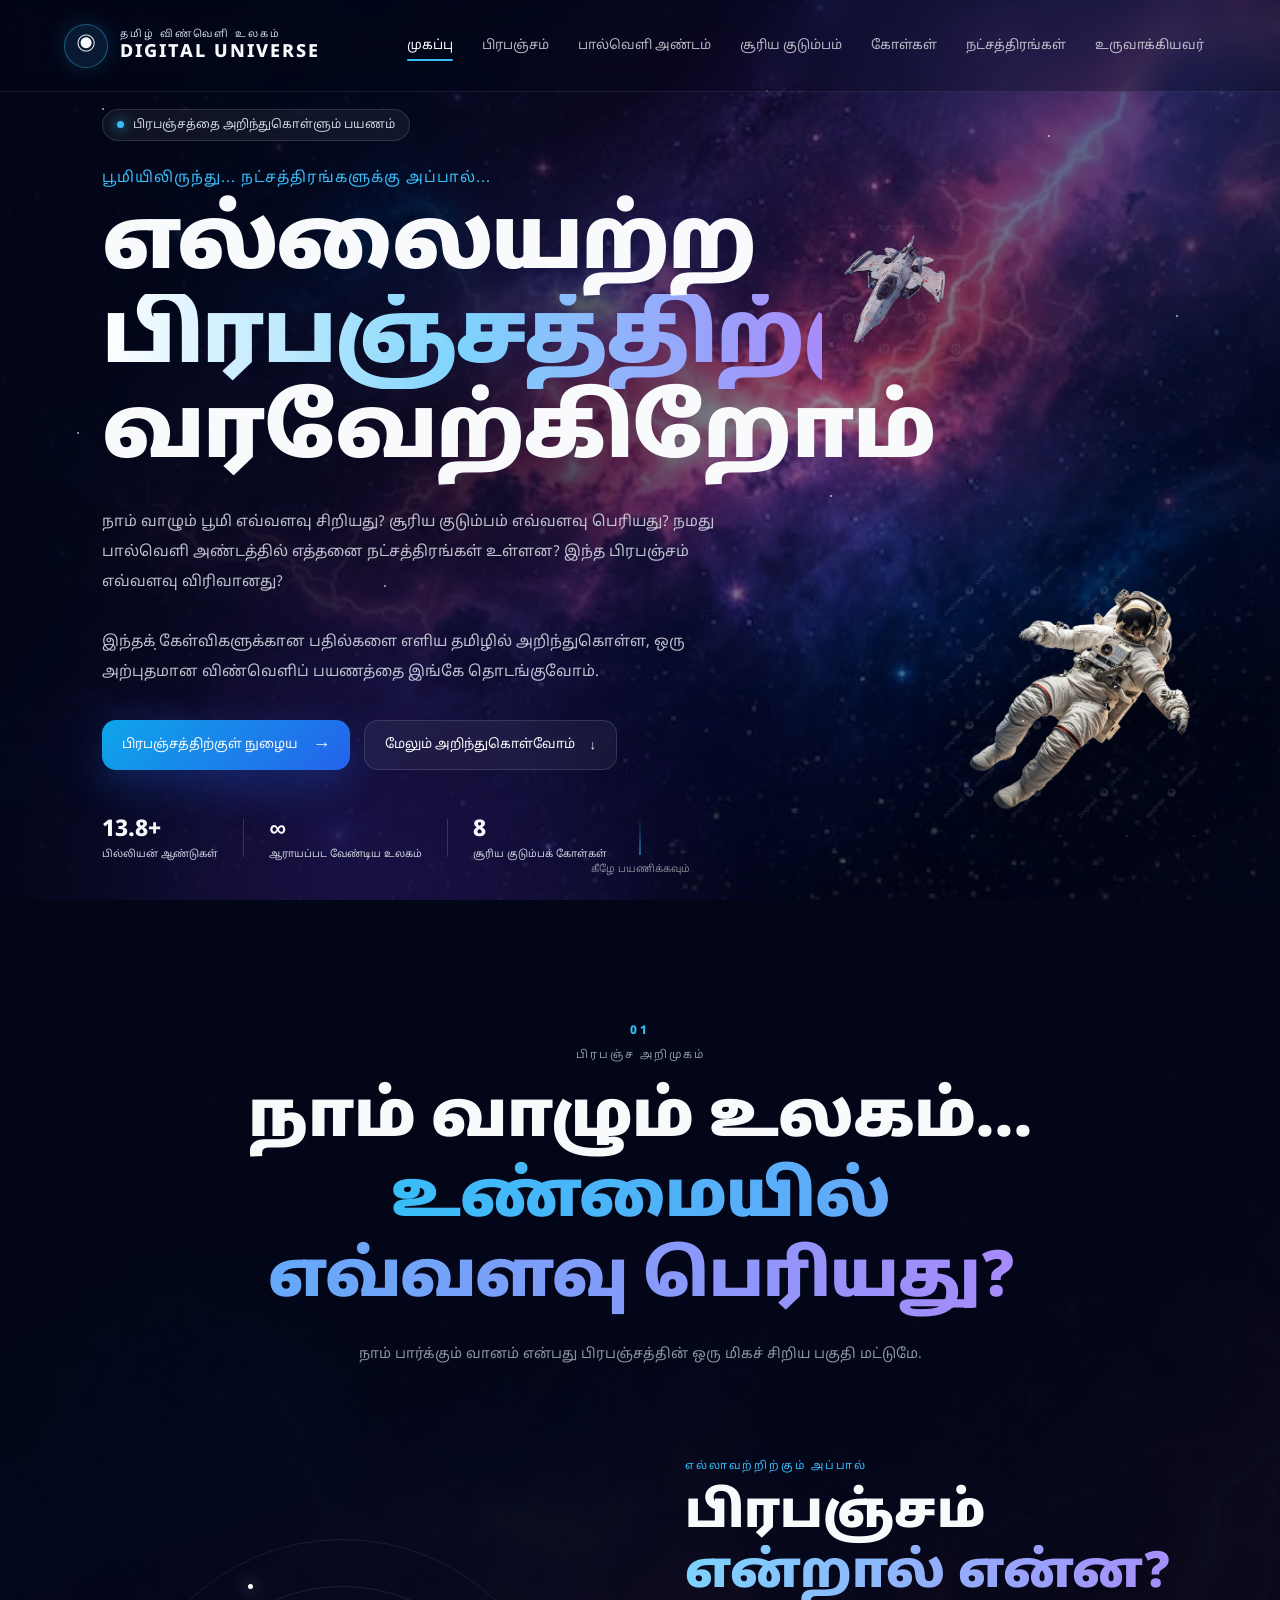
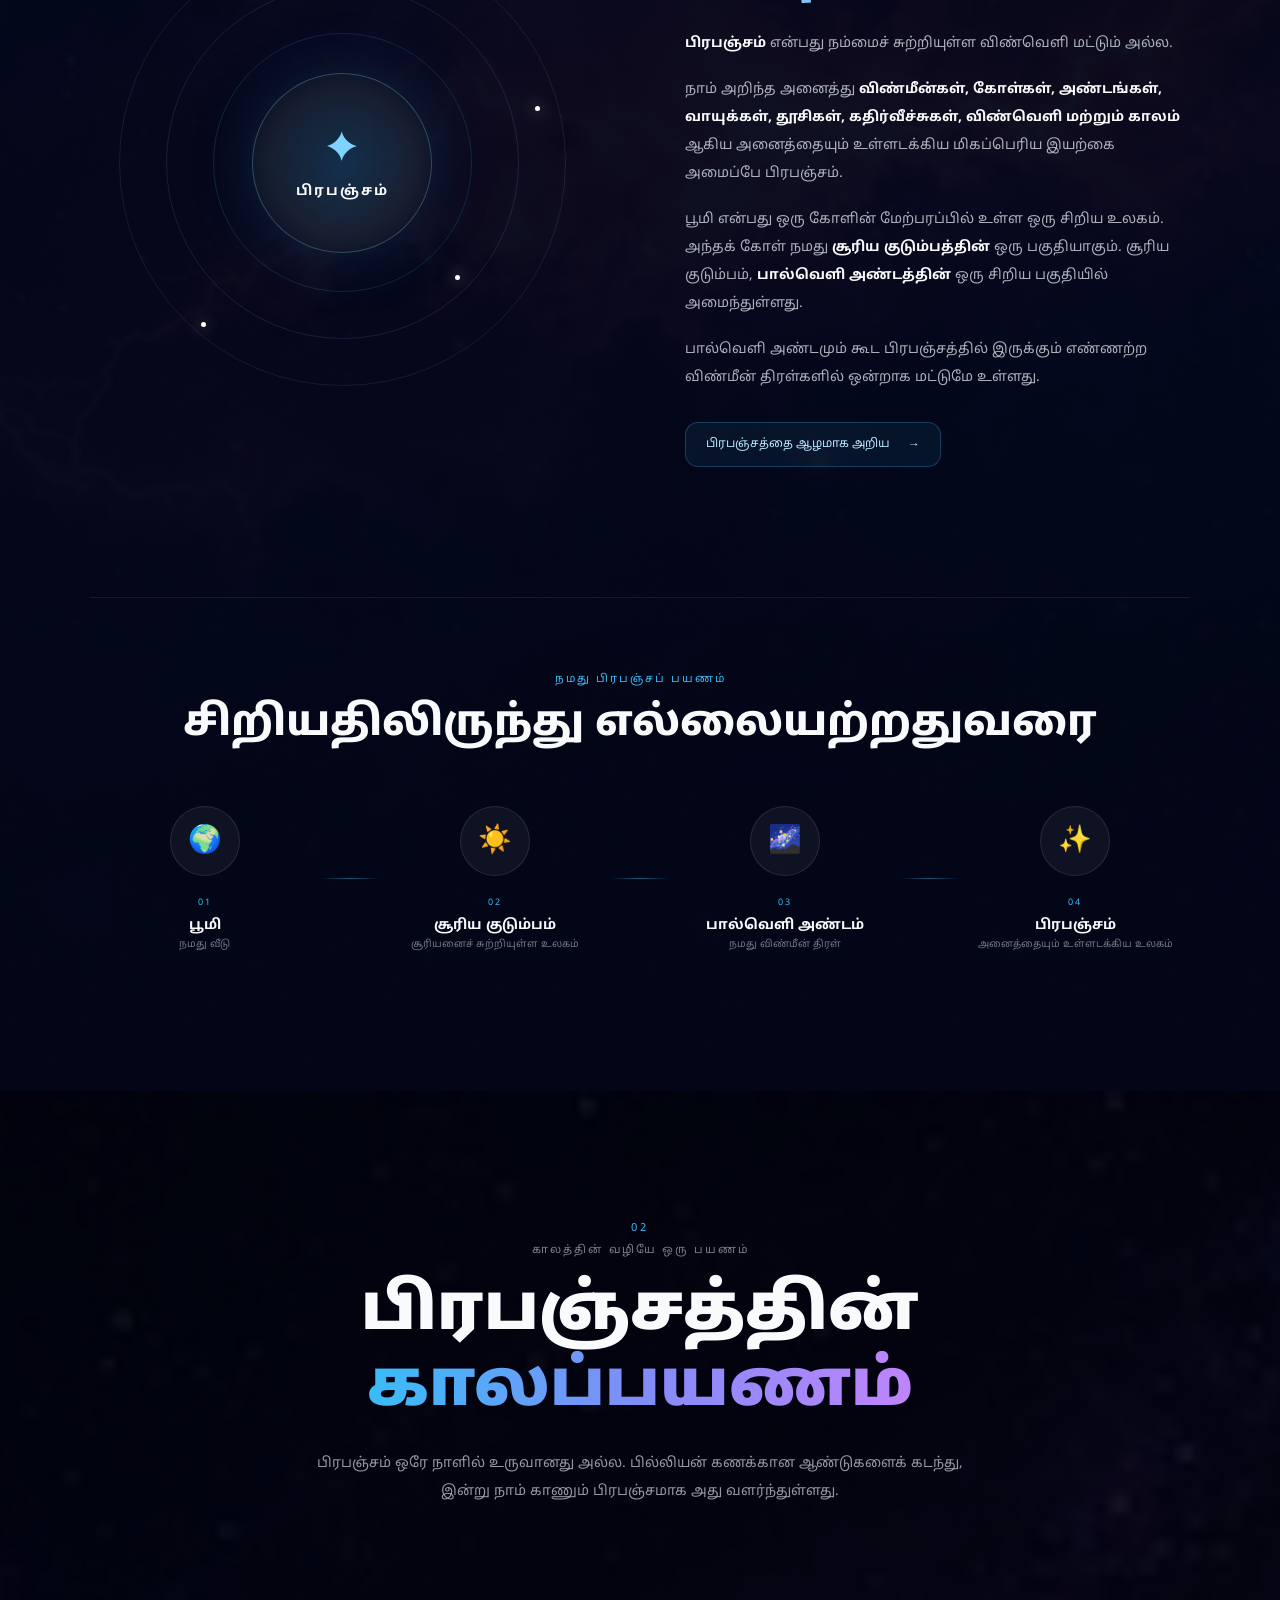
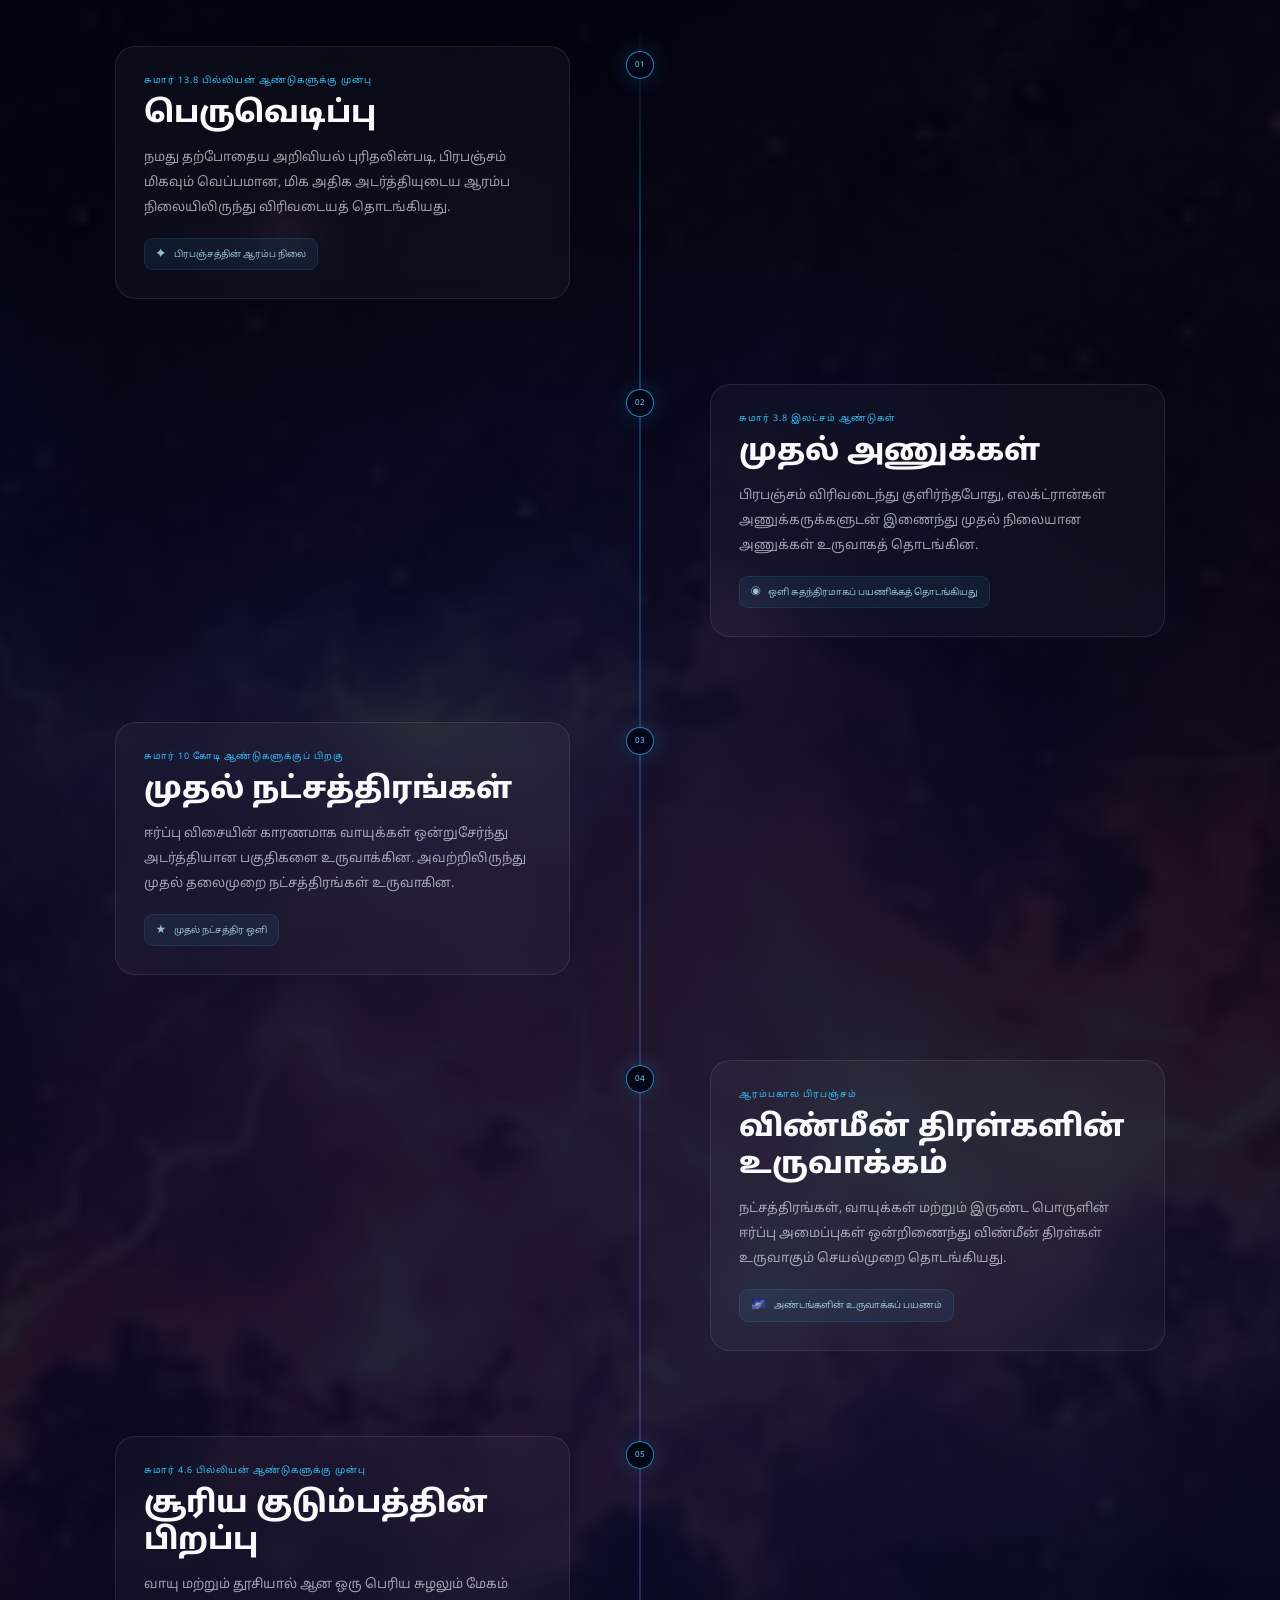
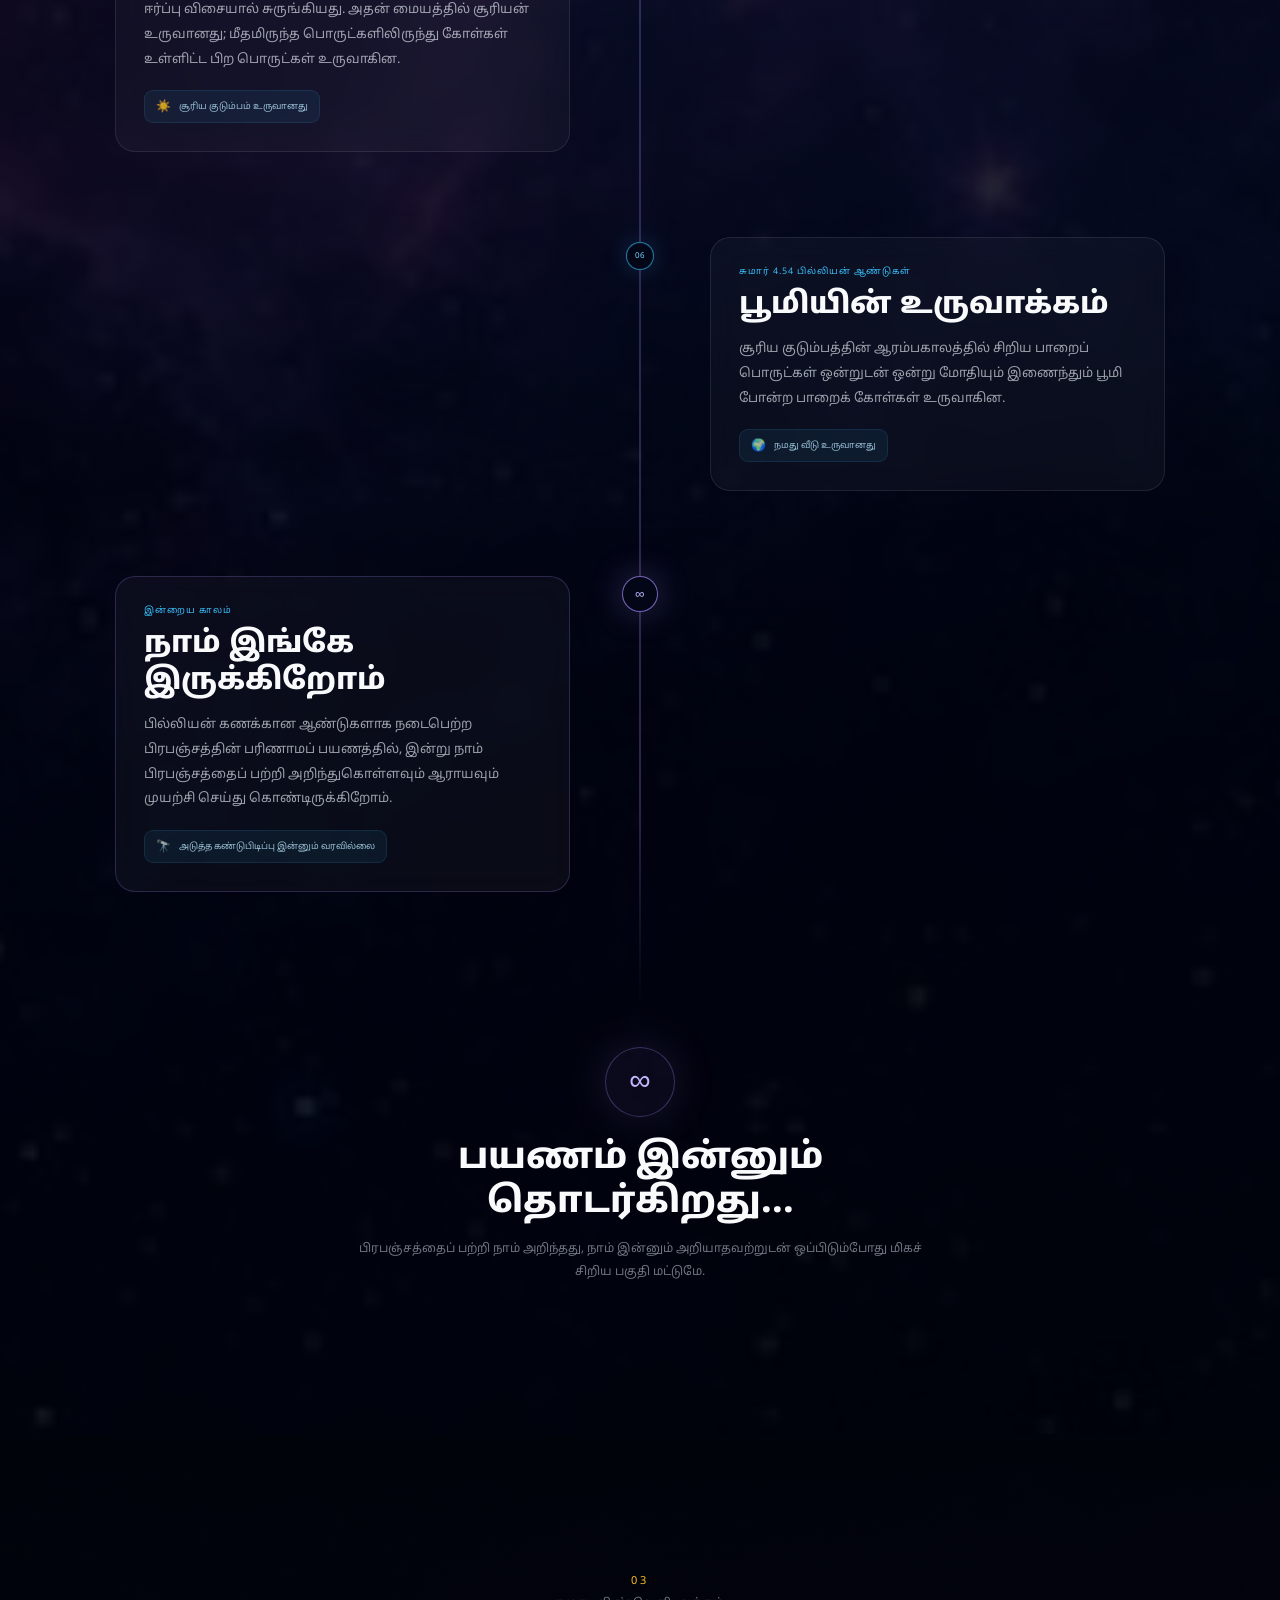
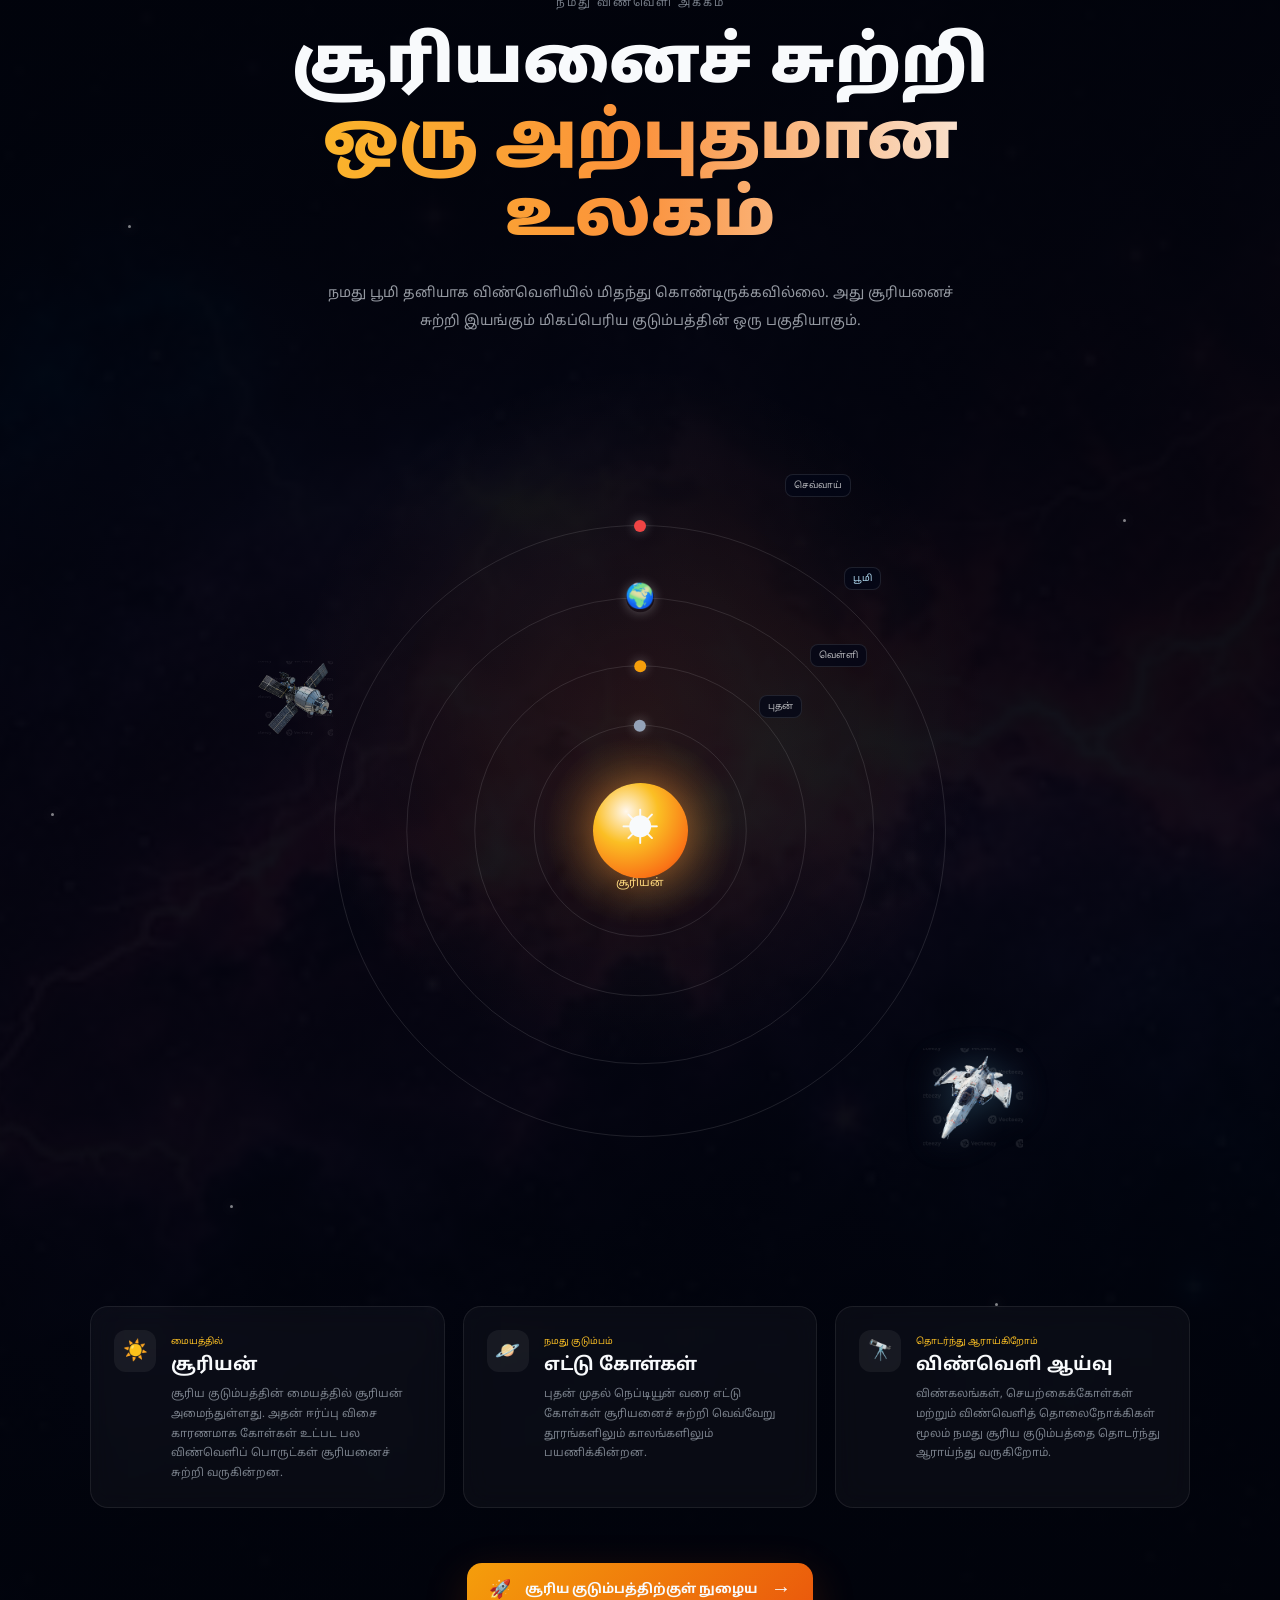
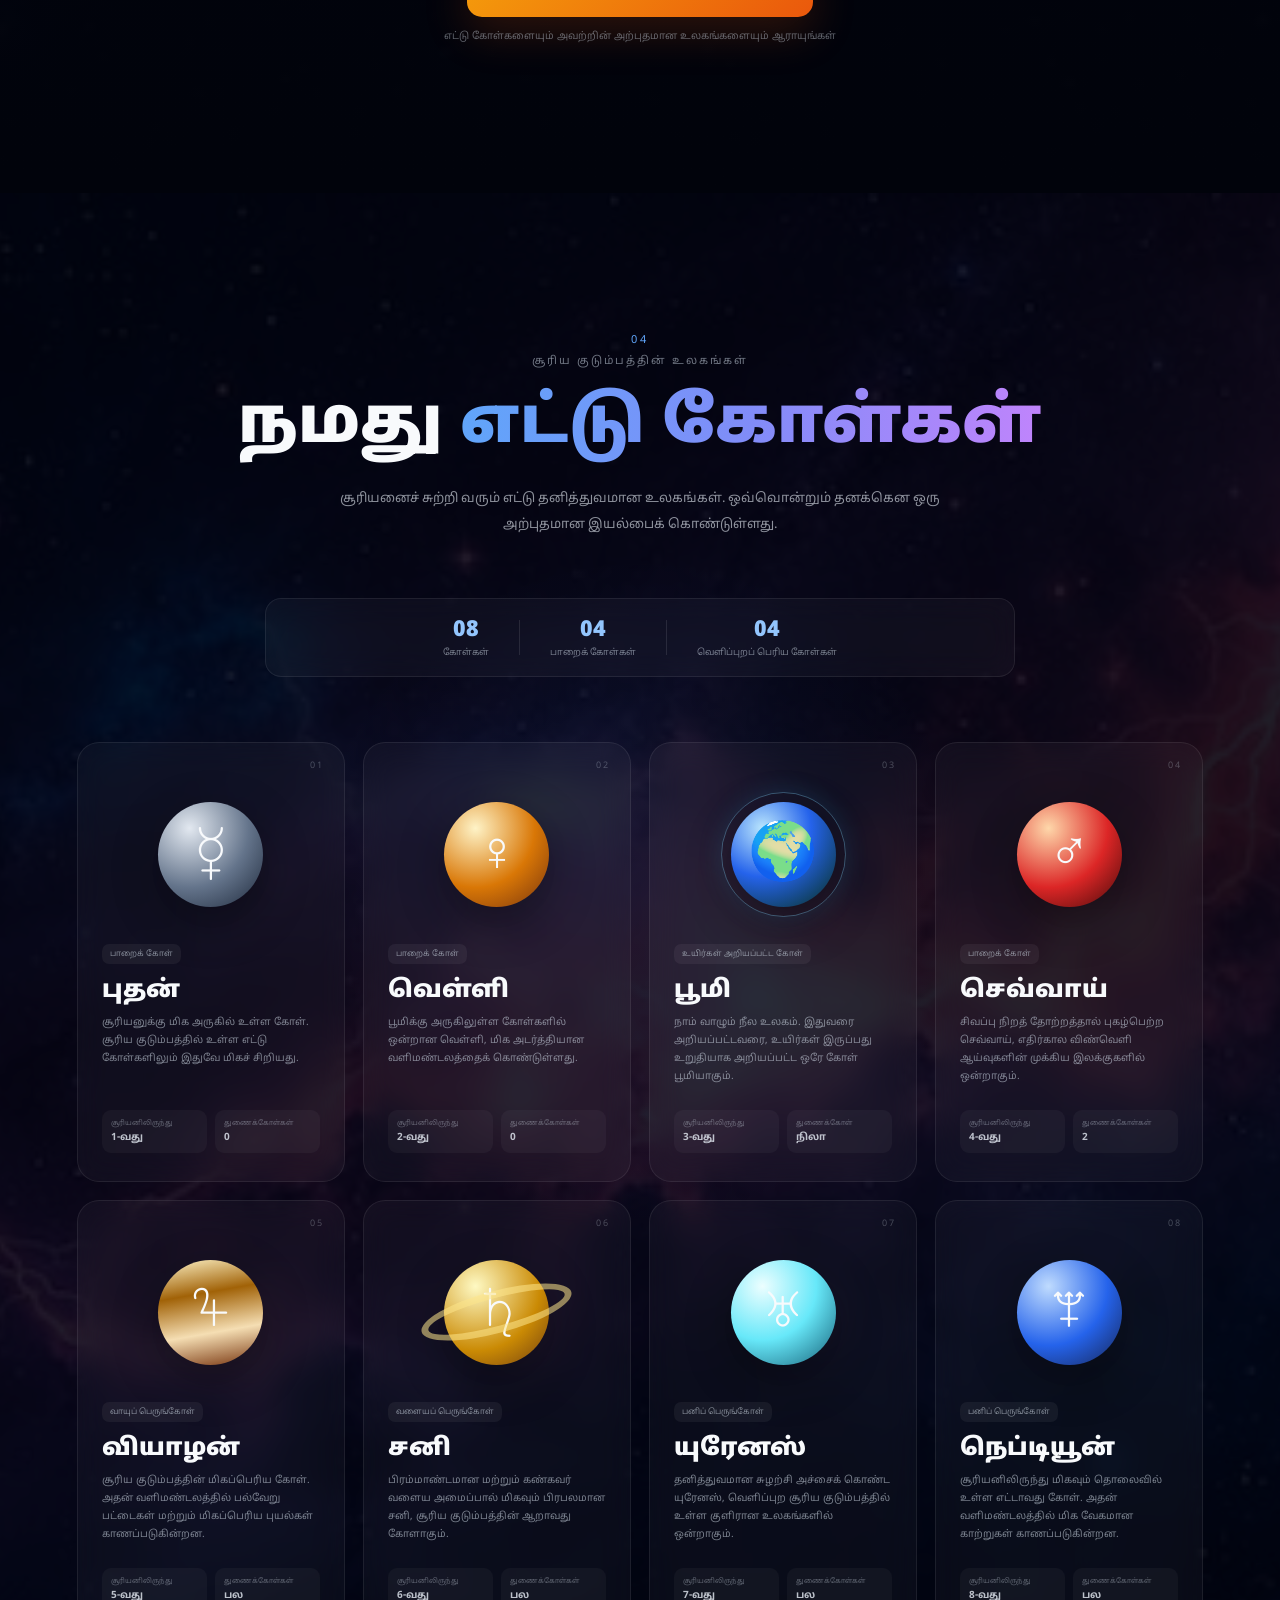
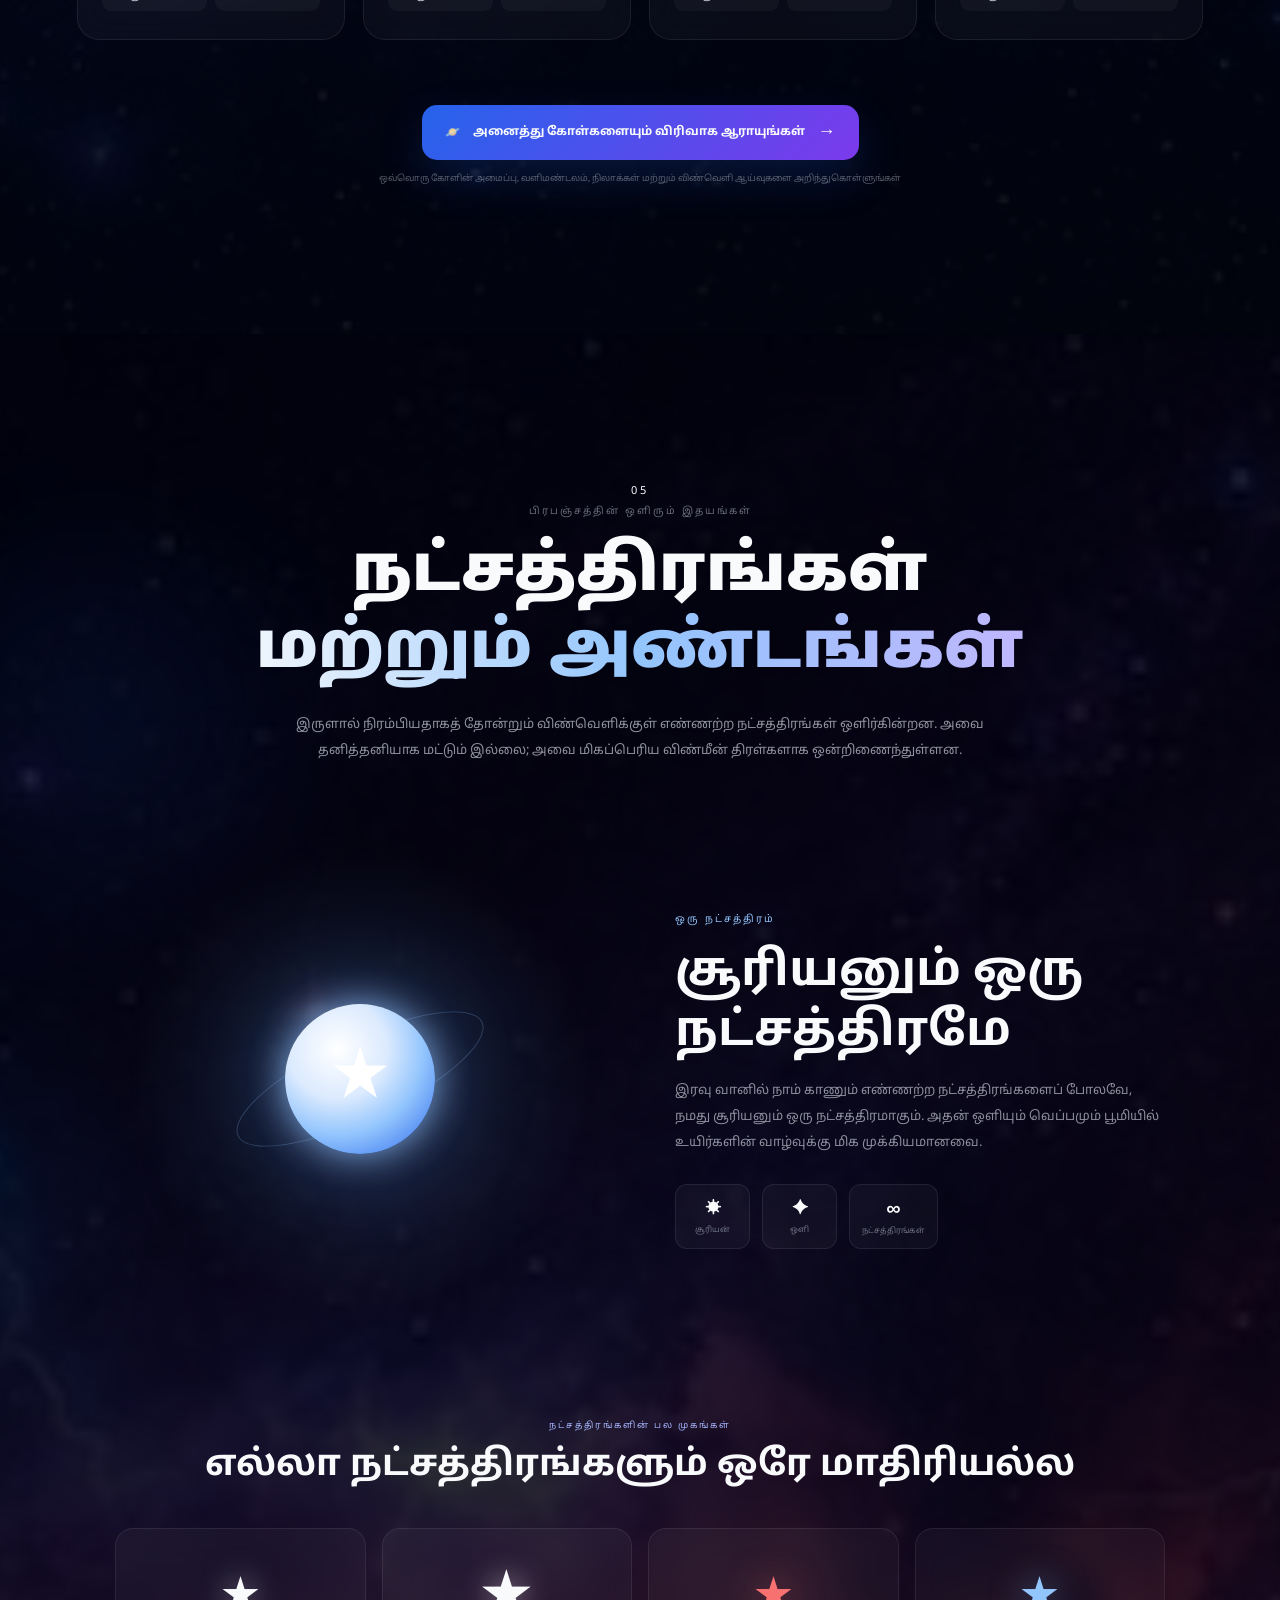
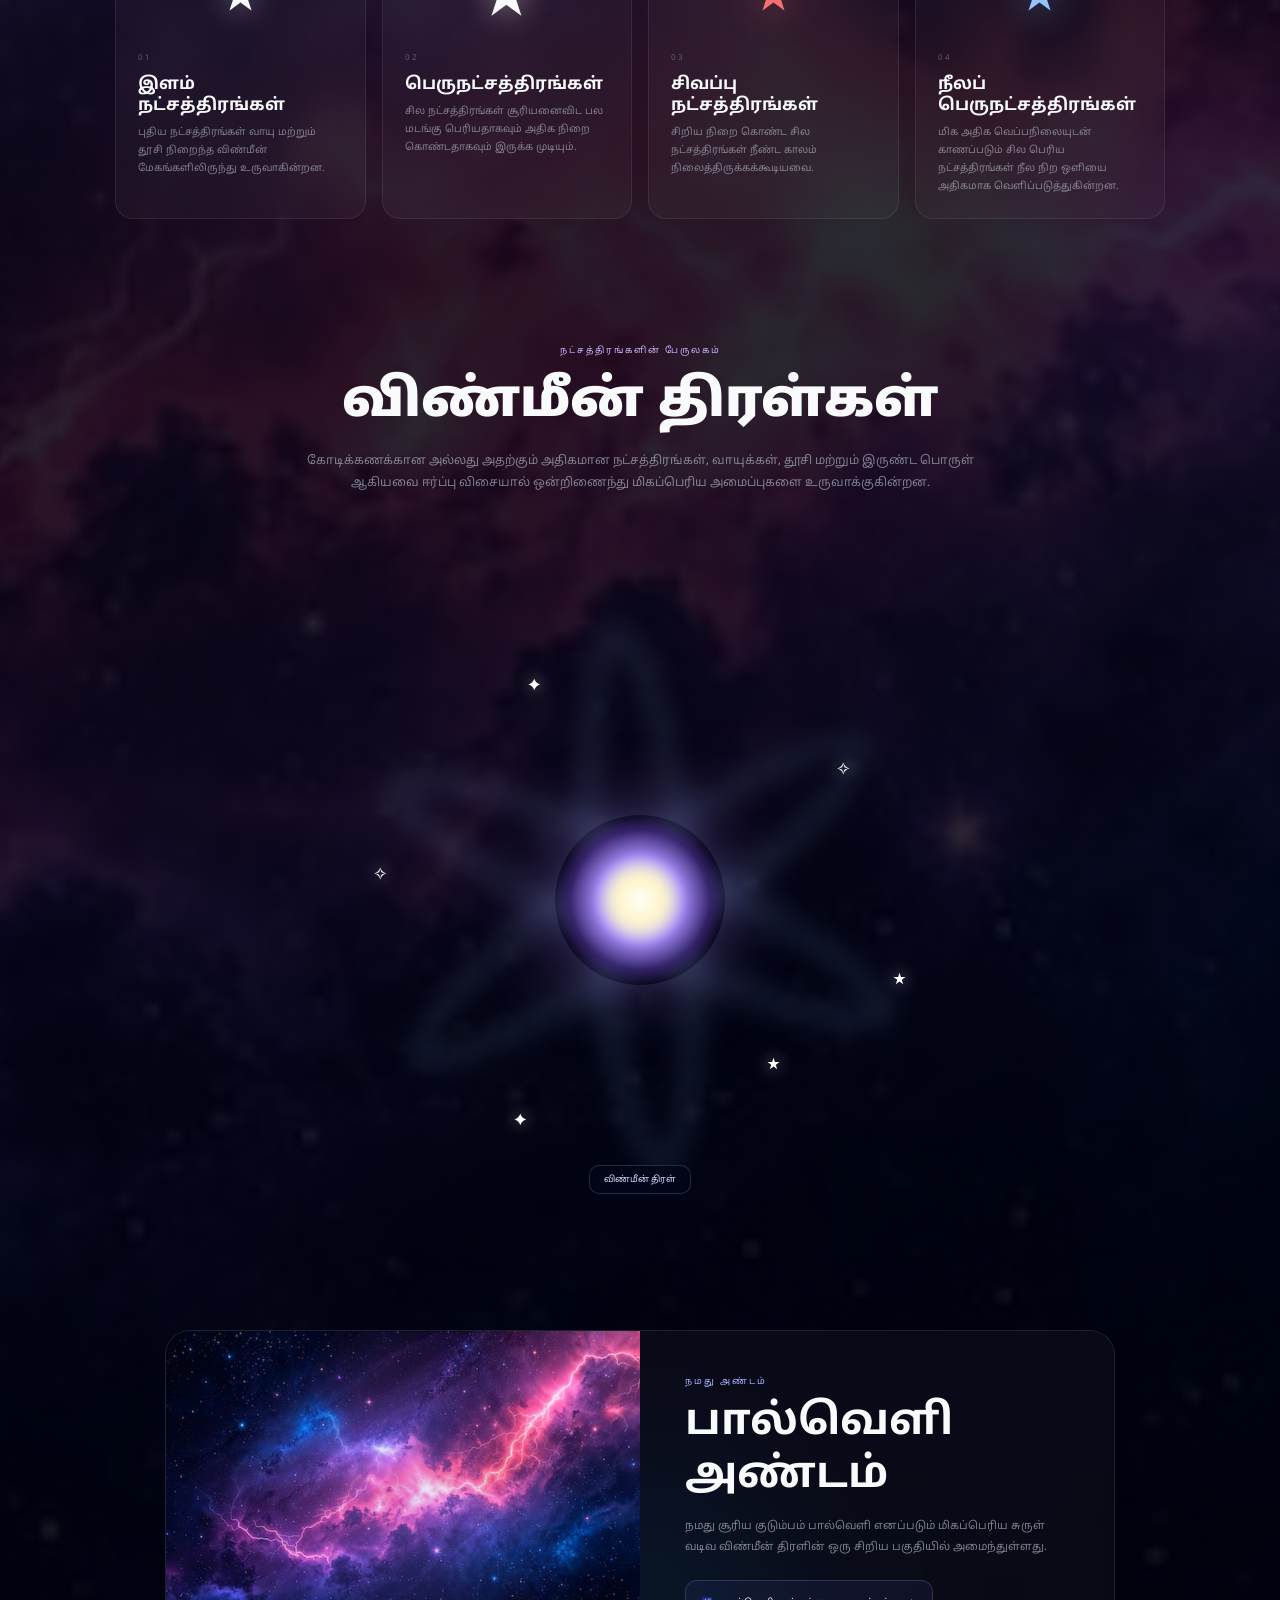
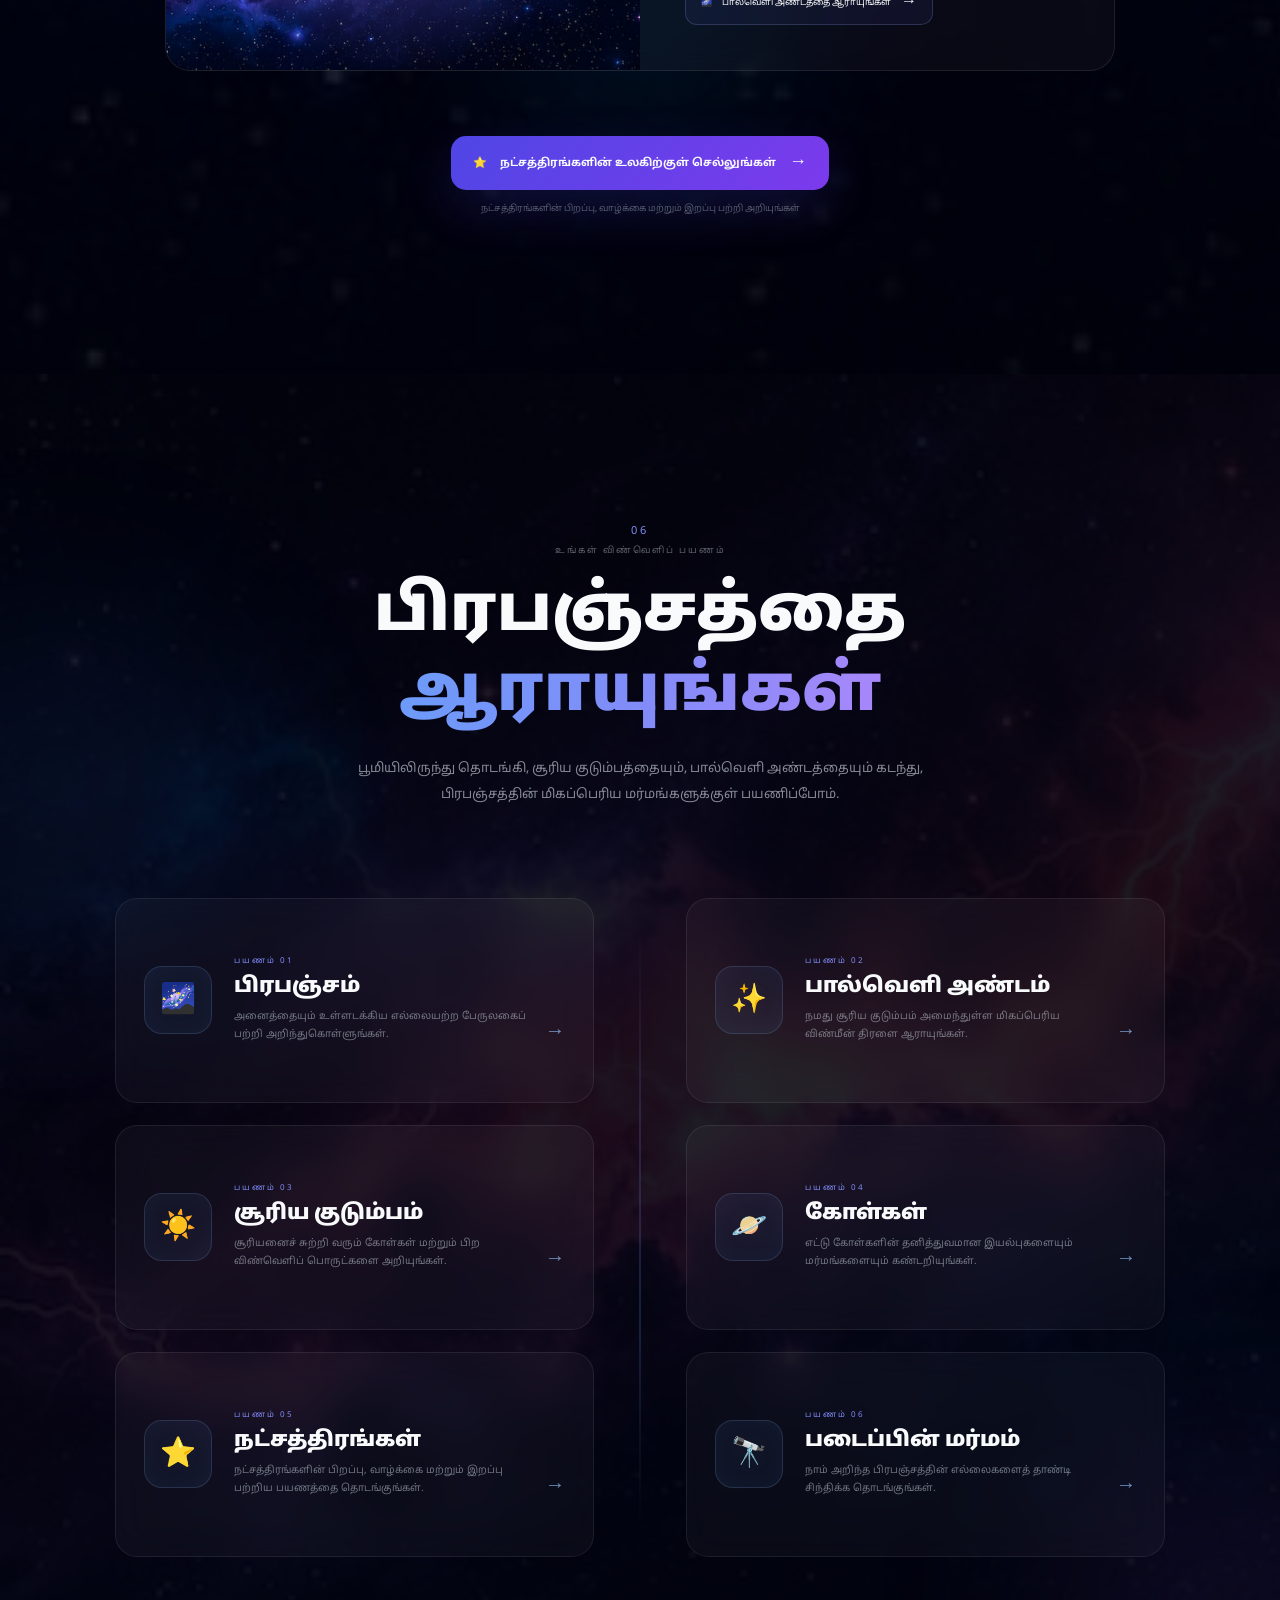
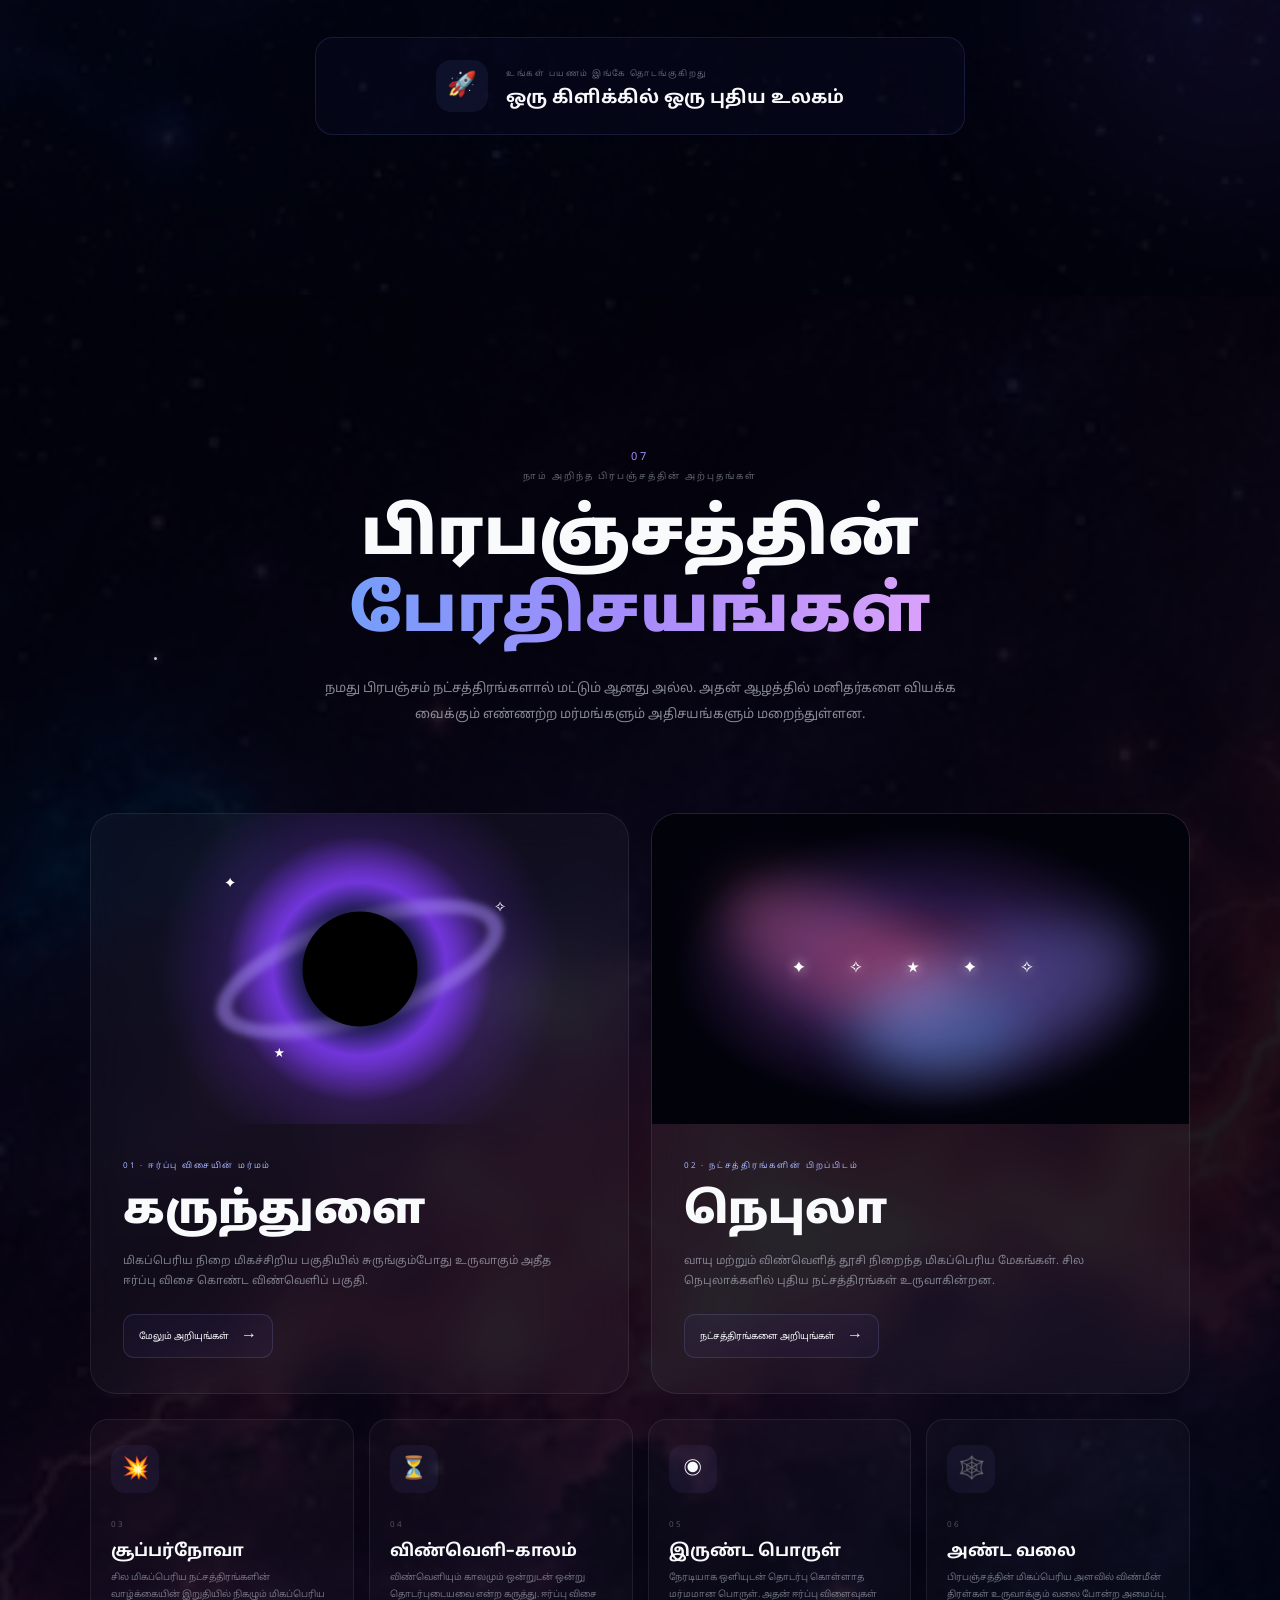
<file: space.html>
<!DOCTYPE html>
<html lang="ta">
<head>

    <meta charset="UTF-8">

    <meta
        name="viewport"
        content="width=device-width, initial-scale=1.0"
    >

    <meta
        name="description"
        content="Digital Universe — பிரபஞ்சம், பால்வெளி அண்டம், சூரிய குடும்பம், கோள்கள் மற்றும் நட்சத்திரங்களை தமிழில் அறிந்துகொள்ளும் ஒரு விண்வெளி பயணம்."
    >

    <meta
        name="theme-color"
        content="#020617"
    >

    <title>
        Digital Universe — பிரபஞ்சத்தை அறிந்துகொள்வோம்
    </title>


    <!-- ================================
         INDEX CSS
    ================================= -->

    <link
        rel="stylesheet"
        href="space.css"
    >


    <!-- ================================
         GOOGLE FONT
    ================================= -->

    <link
        rel="preconnect"
        href="https://fonts.googleapis.com"
    >

    <link
        rel="preconnect"
        href="https://fonts.gstatic.com"
        crossorigin
    >

    <link
        href="https://fonts.googleapis.com/css2?family=Noto+Sans+Tamil:wght@300;400;500;600;700;800;900&display=swap"
        rel="stylesheet"
    >

</head>


<body>


    <!-- ==========================================
         STAR FIELD
    =========================================== -->

    <div class="star-field">

        <span class="star star-1"></span>
        <span class="star star-2"></span>
        <span class="star star-3"></span>
        <span class="star star-4"></span>
        <span class="star star-5"></span>
        <span class="star star-6"></span>
        <span class="star star-7"></span>
        <span class="star star-8"></span>
        <span class="star star-9"></span>
        <span class="star star-10"></span>

    </div>



    <!-- ==========================================
         MAIN SPACE EXPERIENCE
    =========================================== -->

    <main class="universe-experience">


        <!-- ======================================
             HERO SECTION
        ======================================= -->

        <section
            class="hero-section"
            id="home"
        >


            <!-- Galaxy Background -->

            <div class="hero-background"></div>


            <!-- Dark Overlay -->

            <div class="hero-overlay"></div>


            <!-- Atmospheric Glow -->

            <div class="cosmic-glow glow-one"></div>

            <div class="cosmic-glow glow-two"></div>


            <!-- ==================================
                 NAVIGATION
            =================================== -->

            <header class="main-header">

                <div class="brand">

                    <div class="brand-symbol">
                        ◉
                    </div>

                    <div class="brand-text">

                        <span class="brand-small">
                            தமிழ் விண்வெளி உலகம்
                        </span>

                        <h1>
                            DIGITAL UNIVERSE
                        </h1>

                    </div>

                </div>


                <nav class="main-navigation">

                    <a
                        href="index.html"
                        class="nav-link active"
                    >
                        முகப்பு
                    </a>

                    <a
                        href="universe.html"
                        class="nav-link"
                    >
                        பிரபஞ்சம்
                    </a>

                    <a
                        href="milky way.html"
                        class="nav-link"
                    >
                        பால்வெளி அண்டம்
                    </a>

                    <a
                        href="solarsystem.html"
                        class="nav-link"
                    >
                        சூரிய குடும்பம்
                    </a>

                    <a
                        href="planets.html"
                        class="nav-link"
                    >
                        கோள்கள்
                    </a>

                    <a
                        href="stars.html"
                        class="nav-link"
                    >
                        நட்சத்திரங்கள்
                    </a>

                    <a
                        href="creater.html"
                        class="nav-link"
                    >
                        உருவாக்கியவர்
                    </a>

                </nav>


                <button
                    class="menu-button"
                    id="menuButton"
                    aria-label="மெனுவைத் திறக்கவும்"
                >

                    <span></span>
                    <span></span>
                    <span></span>

                </button>

            </header>



            <!-- ==================================
                 HERO CONTENT
            =================================== -->

            <div class="hero-content">


                <div class="hero-badge">

                    <span class="badge-dot"></span>

                    <span>
                        பிரபஞ்சத்தை அறிந்துகொள்ளும் பயணம்
                    </span>

                </div>



                <p class="hero-kicker">
                    பூமியிலிருந்து...
                    நட்சத்திரங்களுக்கு அப்பால்...
                </p>



                <h2 class="hero-title">

                    <span class="title-line">
                        எல்லையற்ற
                    </span>

                    <span class="title-line title-highlight">
                        பிரபஞ்சத்திற்குள்
                    </span>

                    <span class="title-line">
                        வரவேற்கிறோம்
                    </span>

                </h2>



                <p class="hero-description">

                    நாம் வாழும் பூமி எவ்வளவு சிறியது?
                    சூரிய குடும்பம் எவ்வளவு பெரியது?
                    நமது பால்வெளி அண்டத்தில் எத்தனை நட்சத்திரங்கள் உள்ளன?
                    இந்த பிரபஞ்சம் எவ்வளவு விரிவானது?

                    <br><br>

                    இந்தக் கேள்விகளுக்கான பதில்களை
                    எளிய தமிழில் அறிந்துகொள்ள,
                    ஒரு அற்புதமான விண்வெளிப் பயணத்தை
                    இங்கே தொடங்குவோம்.

                </p>



                <!-- ==================================
                     HERO ACTIONS
                =================================== -->

                <div class="hero-actions">


                    <a
                        href="universe.html"
                        class="primary-button"
                    >

                        <span>
                            பிரபஞ்சத்திற்குள் நுழைய
                        </span>

                        <span class="button-arrow">
                            →
                        </span>

                    </a>


                    <a
                        href="#introduction"
                        class="secondary-button"
                    >

                        மேலும் அறிந்துகொள்வோம்

                        <span>
                            ↓
                        </span>

                    </a>


                </div>



                <!-- ==================================
                     QUICK FACTS
                =================================== -->

                <div class="hero-facts">


                    <div class="hero-fact">

                        <strong>
                            13.8+
                        </strong>

                        <span>
                            பில்லியன் ஆண்டுகள்
                        </span>

                    </div>


                    <div class="fact-divider"></div>


                    <div class="hero-fact">

                        <strong>
                            ∞
                        </strong>

                        <span>
                            ஆராயப்பட வேண்டிய உலகம்
                        </span>

                    </div>


                    <div class="fact-divider"></div>


                    <div class="hero-fact">

                        <strong>
                            8
                        </strong>

                        <span>
                            சூரிய குடும்பக் கோள்கள்
                        </span>

                    </div>


                </div>

            </div>



            <!-- ==================================
                 ASTRONAUT
            =================================== -->

            <div class="hero-astronaut">

                <img
                    src="assets/images/astronaut.png"
                    alt="விண்வெளி வீரர்"
                >

            </div>



            <!-- ==================================
                 SPACESHIP
            =================================== -->

            <div class="hero-spaceship">

                <img
                    src="assets/images/spaceship.png"
                    alt="விண்கலம்"
                >

            </div>



            <!-- ==================================
                 SCROLL INDICATOR
            =================================== -->

            <div class="scroll-indicator">

                <span class="scroll-line"></span>

                <span>
                    கீழே பயணிக்கவும்
                </span>

            </div>


        </section>
                <!-- ==========================================
             INTRODUCTION SECTION
        =========================================== -->

        <section
            class="introduction-section"
            id="introduction"
        >


            <!-- ======================================
                 SECTION BACKGROUND
            ======================================= -->

            <div class="intro-background"></div>

            <div class="intro-overlay"></div>


            <!-- ======================================
                 SECTION HEADER
            ======================================= -->

            <div class="section-heading">


                <span class="section-number">
                    01
                </span>


                <span class="section-label">
                    பிரபஞ்ச அறிமுகம்
                </span>


                <h2>

                    நாம் வாழும் உலகம்...

                    <br>

                    <span>
                        உண்மையில் எவ்வளவு பெரியது?
                    </span>

                </h2>


                <p>

                    நாம் பார்க்கும் வானம் என்பது
                    பிரபஞ்சத்தின் ஒரு மிகச் சிறிய பகுதி மட்டுமே.

                </p>

            </div>



            <!-- ======================================
                 INTRODUCTION MAIN CONTENT
            ======================================= -->

            <div class="intro-content">


                <!-- ==================================
                     COSMIC IMAGE
                =================================== -->

                <div class="intro-visual">


                    <div class="visual-orbit orbit-one"></div>

                    <div class="visual-orbit orbit-two"></div>

                    <div class="visual-orbit orbit-three"></div>


                    <div class="visual-core">

                        <span class="core-symbol">
                            ✦
                        </span>

                        <span class="core-text">
                            பிரபஞ்சம்
                        </span>

                    </div>


                    <div class="visual-star star-a"></div>

                    <div class="visual-star star-b"></div>

                    <div class="visual-star star-c"></div>

                    <div class="visual-star star-d"></div>

                </div>



                <!-- ==================================
                     INTRODUCTION TEXT
                =================================== -->

                <div class="intro-text">


                    <span class="intro-mini-title">
                        எல்லாவற்றிற்கும் அப்பால்
                    </span>


                    <h3>

                        பிரபஞ்சம்
                        <span>என்றால் என்ன?</span>

                    </h3>


                    <p>

                        <strong>
                            பிரபஞ்சம்
                        </strong>
                        என்பது நம்மைச் சுற்றியுள்ள
                        விண்வெளி மட்டும் அல்ல.

                    </p>


                    <p>

                        நாம் அறிந்த அனைத்து
                        <strong>
                            விண்மீன்கள், கோள்கள்,
                            அண்டங்கள், வாயுக்கள்,
                            தூசிகள், கதிர்வீச்சுகள்,
                            விண்வெளி மற்றும் காலம்
                        </strong>
                        ஆகிய அனைத்தையும் உள்ளடக்கிய
                        மிகப்பெரிய இயற்கை அமைப்பே
                        பிரபஞ்சம்.

                    </p>


                    <p>

                        பூமி என்பது ஒரு கோளின்
                        மேற்பரப்பில் உள்ள ஒரு சிறிய உலகம்.
                        அந்தக் கோள் நமது
                        <strong>
                            சூரிய குடும்பத்தின்
                        </strong>
                        ஒரு பகுதியாகும்.

                        சூரிய குடும்பம்,
                        <strong>
                            பால்வெளி அண்டத்தின்
                        </strong>
                        ஒரு சிறிய பகுதியில் அமைந்துள்ளது.

                    </p>


                    <p>

                        பால்வெளி அண்டமும் கூட
                        பிரபஞ்சத்தில் இருக்கும்
                        எண்ணற்ற விண்மீன் திரள்களில்
                        ஒன்றாக மட்டுமே உள்ளது.

                    </p>


                    <!-- ==================================
                         CONTINUE BUTTON
                    =================================== -->

                    <a
                        href="universe.html"
                        class="intro-button"
                    >

                        <span>
                            பிரபஞ்சத்தை ஆழமாக அறிய
                        </span>

                        <span>
                            →
                        </span>

                    </a>


                </div>

            </div>



            <!-- ======================================
                 SCALE JOURNEY
            ======================================= -->

            <div class="cosmic-scale">


                <div class="scale-heading">

                    <span>
                        நமது பிரபஞ்சப் பயணம்
                    </span>

                    <h3>
                        சிறியதிலிருந்து
                        எல்லையற்றதுவரை
                    </h3>

                </div>



                <div class="scale-path">


                    <!-- EARTH -->

                    <div class="scale-item">

                        <div class="scale-icon">
                            🌍
                        </div>

                        <span class="scale-number">
                            01
                        </span>

                        <h4>
                            பூமி
                        </h4>

                        <p>
                            நமது வீடு
                        </p>

                    </div>


                    <div class="scale-line"></div>


                    <!-- SOLAR SYSTEM -->

                    <div class="scale-item">

                        <div class="scale-icon">
                            ☀️
                        </div>

                        <span class="scale-number">
                            02
                        </span>

                        <h4>
                            சூரிய குடும்பம்
                        </h4>

                        <p>
                            சூரியனைச் சுற்றியுள்ள உலகம்
                        </p>

                    </div>


                    <div class="scale-line"></div>


                    <!-- MILKY WAY -->

                    <div class="scale-item">

                        <div class="scale-icon">
                            🌌
                        </div>

                        <span class="scale-number">
                            03
                        </span>

                        <h4>
                            பால்வெளி அண்டம்
                        </h4>

                        <p>
                            நமது விண்மீன் திரள்
                        </p>

                    </div>


                    <div class="scale-line"></div>


                    <!-- UNIVERSE -->

                    <div class="scale-item">

                        <div class="scale-icon">
                            ✨
                        </div>

                        <span class="scale-number">
                            04
                        </span>

                        <h4>
                            பிரபஞ்சம்
                        </h4>

                        <p>
                            அனைத்தையும் உள்ளடக்கிய உலகம்
                        </p>

                    </div>


                </div>

            </div>


        </section>
                <!-- ==========================================
             COSMIC TIMELINE
        =========================================== -->

        <section
            class="timeline-section"
            id="cosmic-timeline"
        >


            <!-- ======================================
                 TIMELINE BACKGROUND
            ======================================= -->

            <div class="timeline-background"></div>

            <div class="timeline-overlay"></div>



            <!-- ======================================
                 SECTION HEADING
            ======================================= -->

            <div class="timeline-heading">


                <span class="timeline-number">
                    02
                </span>


                <span class="timeline-label">
                    காலத்தின் வழியே ஒரு பயணம்
                </span>


                <h2>

                    பிரபஞ்சத்தின்
                    <span>காலப்பயணம்</span>

                </h2>


                <p>

                    பிரபஞ்சம் ஒரே நாளில் உருவானது அல்ல.
                    பில்லியன் கணக்கான ஆண்டுகளைக் கடந்து,
                    இன்று நாம் காணும் பிரபஞ்சமாக அது வளர்ந்துள்ளது.

                </p>

            </div>



            <!-- ======================================
                 TIMELINE
            ======================================= -->

            <div class="cosmic-timeline">


                <!-- ==================================
                     BIG BANG
                =================================== -->

                <article
                    class="timeline-card"
                    data-year="13.8 பில்லியன் ஆண்டுகளுக்கு முன்பு"
                >

                    <div class="timeline-marker">

                        <span>
                            01
                        </span>

                    </div>


                    <div class="timeline-card-content">


                        <span class="timeline-age">
                            சுமார் 13.8 பில்லியன் ஆண்டுகளுக்கு முன்பு
                        </span>


                        <h3>
                            பெருவெடிப்பு
                        </h3>


                        <p>

                            நமது தற்போதைய அறிவியல் புரிதலின்படி,
                            பிரபஞ்சம் மிகவும் வெப்பமான,
                            மிக அதிக அடர்த்தியுடைய ஆரம்ப நிலையிலிருந்து
                            விரிவடையத் தொடங்கியது.

                        </p>


                        <div class="timeline-fact">

                            <span>
                                ✦
                            </span>

                            பிரபஞ்சத்தின் ஆரம்ப நிலை

                        </div>

                    </div>

                </article>



                <!-- ==================================
                     FIRST ATOMS
                =================================== -->

                <article
                    class="timeline-card timeline-right"
                    data-year="சில நூறு ஆயிரம் ஆண்டுகள்"
                >

                    <div class="timeline-marker">

                        <span>
                            02
                        </span>

                    </div>


                    <div class="timeline-card-content">


                        <span class="timeline-age">
                            சுமார் 3.8 இலட்சம் ஆண்டுகள்
                        </span>


                        <h3>
                            முதல் அணுக்கள்
                        </h3>


                        <p>

                            பிரபஞ்சம் விரிவடைந்து குளிர்ந்தபோது,
                            எலக்ட்ரான்கள் அணுக்கருக்களுடன் இணைந்து
                            முதல் நிலையான அணுக்கள் உருவாகத் தொடங்கின.

                        </p>


                        <div class="timeline-fact">

                            <span>
                                ◉
                            </span>

                            ஒளி சுதந்திரமாகப் பயணிக்கத் தொடங்கியது

                        </div>

                    </div>

                </article>



                <!-- ==================================
                     FIRST STARS
                =================================== -->

                <article
                    class="timeline-card"
                    data-year="சுமார் 100 மில்லியன் ஆண்டுகள்"
                >

                    <div class="timeline-marker">

                        <span>
                            03
                        </span>

                    </div>


                    <div class="timeline-card-content">


                        <span class="timeline-age">
                            சுமார் 10 கோடி ஆண்டுகளுக்குப் பிறகு
                        </span>


                        <h3>
                            முதல் நட்சத்திரங்கள்
                        </h3>


                        <p>

                            ஈர்ப்பு விசையின் காரணமாக வாயுக்கள்
                            ஒன்றுசேர்ந்து அடர்த்தியான பகுதிகளை உருவாக்கின.
                            அவற்றிலிருந்து முதல் தலைமுறை நட்சத்திரங்கள்
                            உருவாகின.

                        </p>


                        <div class="timeline-fact">

                            <span>
                                ★
                            </span>

                            முதல் நட்சத்திர ஒளி

                        </div>

                    </div>

                </article>



                <!-- ==================================
                     GALAXIES
                =================================== -->

                <article
                    class="timeline-card timeline-right"
                    data-year="பல நூறு மில்லியன் ஆண்டுகள்"
                >

                    <div class="timeline-marker">

                        <span>
                            04
                        </span>

                    </div>


                    <div class="timeline-card-content">


                        <span class="timeline-age">
                            ஆரம்பகால பிரபஞ்சம்
                        </span>


                        <h3>
                            விண்மீன் திரள்களின் உருவாக்கம்
                        </h3>


                        <p>

                            நட்சத்திரங்கள், வாயுக்கள் மற்றும்
                            இருண்ட பொருளின் ஈர்ப்பு அமைப்புகள்
                            ஒன்றிணைந்து விண்மீன் திரள்கள்
                            உருவாகும் செயல்முறை தொடங்கியது.

                        </p>


                        <div class="timeline-fact">

                            <span>
                                🌌
                            </span>

                            அண்டங்களின் உருவாக்கப் பயணம்

                        </div>

                    </div>

                </article>



                <!-- ==================================
                     SOLAR SYSTEM
                =================================== -->

                <article
                    class="timeline-card"
                    data-year="4.6 பில்லியன் ஆண்டுகள்"
                >

                    <div class="timeline-marker">

                        <span>
                            05
                        </span>

                    </div>


                    <div class="timeline-card-content">


                        <span class="timeline-age">
                            சுமார் 4.6 பில்லியன் ஆண்டுகளுக்கு முன்பு
                        </span>


                        <h3>
                            சூரிய குடும்பத்தின் பிறப்பு
                        </h3>


                        <p>

                            வாயு மற்றும் தூசியால் ஆன ஒரு பெரிய
                            சுழலும் மேகம் ஈர்ப்பு விசையால் சுருங்கியது.
                            அதன் மையத்தில் சூரியன் உருவானது;
                            மீதமிருந்த பொருட்களிலிருந்து கோள்கள்
                            உள்ளிட்ட பிற பொருட்கள் உருவாகின.

                        </p>


                        <div class="timeline-fact">

                            <span>
                                ☀️
                            </span>

                            சூரிய குடும்பம் உருவானது

                        </div>

                    </div>

                </article>



                <!-- ==================================
                     EARTH
                =================================== -->

                <article
                    class="timeline-card timeline-right"
                    data-year="4.54 பில்லியன் ஆண்டுகள்"
                >

                    <div class="timeline-marker">

                        <span>
                            06
                        </span>

                    </div>


                    <div class="timeline-card-content">


                        <span class="timeline-age">
                            சுமார் 4.54 பில்லியன் ஆண்டுகள்
                        </span>


                        <h3>
                            பூமியின் உருவாக்கம்
                        </h3>


                        <p>

                            சூரிய குடும்பத்தின் ஆரம்பகாலத்தில்
                            சிறிய பாறைப் பொருட்கள் ஒன்றுடன் ஒன்று
                            மோதியும் இணைந்தும் பூமி போன்ற
                            பாறைக் கோள்கள் உருவாகின.

                        </p>


                        <div class="timeline-fact">

                            <span>
                                🌍
                            </span>

                            நமது வீடு உருவானது

                        </div>

                    </div>

                </article>



                <!-- ==================================
                     PRESENT
                =================================== -->

                <article
                    class="timeline-card timeline-present"
                    data-year="இன்று"
                >

                    <div class="timeline-marker">

                        <span>
                            ∞
                        </span>

                    </div>


                    <div class="timeline-card-content">


                        <span class="timeline-age">
                            இன்றைய காலம்
                        </span>


                        <h3>
                            நாம் இங்கே இருக்கிறோம்
                        </h3>


                        <p>

                            பில்லியன் கணக்கான ஆண்டுகளாக
                            நடைபெற்ற பிரபஞ்சத்தின் பரிணாமப் பயணத்தில்,
                            இன்று நாம் பிரபஞ்சத்தைப் பற்றி
                            அறிந்துகொள்ளவும் ஆராயவும் முயற்சி செய்து
                            கொண்டிருக்கிறோம்.

                        </p>


                        <div class="timeline-fact">

                            <span>
                                🔭
                            </span>

                            அடுத்த கண்டுபிடிப்பு இன்னும் வரவில்லை

                        </div>

                    </div>

                </article>


            </div>



            <!-- ======================================
                 TIMELINE END
            ======================================= -->

            <div class="timeline-end">


                <div class="end-symbol">
                    ∞
                </div>


                <h3>
                    பயணம் இன்னும் தொடர்கிறது...
                </h3>


                <p>
                    பிரபஞ்சத்தைப் பற்றி நாம் அறிந்தது,
                    நாம் இன்னும் அறியாதவற்றுடன் ஒப்பிடும்போது
                    மிகச் சிறிய பகுதி மட்டுமே.
                </p>


            </div>


        </section>
                <!-- ==========================================
             SOLAR SYSTEM INTRODUCTION
        =========================================== -->

        <section
            class="solar-intro-section"
            id="solar-system"
        >


            <!-- ======================================
                 SPACE BACKGROUND
            ======================================= -->

            <div class="solar-space-background"></div>

            <div class="solar-space-overlay"></div>



            <!-- ======================================
                 FLOATING PARTICLES
            ======================================= -->

            <div class="solar-particle particle-1"></div>
            <div class="solar-particle particle-2"></div>
            <div class="solar-particle particle-3"></div>
            <div class="solar-particle particle-4"></div>
            <div class="solar-particle particle-5"></div>
            <div class="solar-particle particle-6"></div>



            <!-- ======================================
                 SECTION HEADER
            ======================================= -->

            <div class="solar-heading">


                <span class="solar-section-number">
                    03
                </span>


                <span class="solar-section-label">
                    நமது விண்வெளி அக்கம்
                </span>


                <h2>

                    சூரியனைச் சுற்றி
                    <span>ஒரு அற்புதமான உலகம்</span>

                </h2>


                <p>

                    நமது பூமி தனியாக விண்வெளியில்
                    மிதந்து கொண்டிருக்கவில்லை.
                    அது சூரியனைச் சுற்றி இயங்கும்
                    மிகப்பெரிய குடும்பத்தின் ஒரு பகுதியாகும்.

                </p>

            </div>



            <!-- ======================================
                 SOLAR SYSTEM SCENE
            ======================================= -->

            <div class="solar-scene">


                <!-- ==================================
                     SUN
                =================================== -->

                <div class="sun-system">

                    <div class="sun-corona"></div>

                    <div class="sun-core">

                        <span>
                            ☀
                        </span>

                    </div>

                    <div class="sun-label">
                        சூரியன்
                    </div>

                </div>



                <!-- ==================================
                     PLANET ORBITS
                =================================== -->

                <div class="planet-orbit orbit-mercury">

                    <div class="planet-dot">
                    </div>

                </div>


                <div class="planet-orbit orbit-venus">

                    <div class="planet-dot">
                    </div>

                </div>


                <div class="planet-orbit orbit-earth">

                    <div class="planet-dot">

                        🌍

                    </div>

                </div>


                <div class="planet-orbit orbit-mars">

                    <div class="planet-dot">
                    </div>

                </div>



                <!-- ==================================
                     PLANET LABELS
                =================================== -->

                <div class="planet-name mercury-name">
                    புதன்
                </div>

                <div class="planet-name venus-name">
                    வெள்ளி
                </div>

                <div class="planet-name earth-name">
                    பூமி
                </div>

                <div class="planet-name mars-name">
                    செவ்வாய்
                </div>



                <!-- ==================================
                     SPACE SHIP
                =================================== -->

                <div class="solar-spaceship">

                    <img
                        src="assets/images/spaceship.png"
                        alt="விண்வெளி ஆய்வுக் கப்பல்"
                    >

                </div>



                <!-- ==================================
                     SATELLITE
                =================================== -->

                <div class="solar-satellite">

                    <img
                        src="assets/images/satellite.png"
                        alt="விண்வெளி செயற்கைக்கோள்"
                    >

                </div>


            </div>



            <!-- ======================================
                 SOLAR SYSTEM DESCRIPTION
            ======================================= -->

            <div class="solar-description">


                <div class="solar-description-card">


                    <div class="solar-card-icon">
                        ☀️
                    </div>


                    <div>

                        <span>
                            மையத்தில்
                        </span>

                        <h3>
                            சூரியன்
                        </h3>

                        <p>

                            சூரிய குடும்பத்தின் மையத்தில்
                            சூரியன் அமைந்துள்ளது.
                            அதன் ஈர்ப்பு விசை காரணமாக
                            கோள்கள் உட்பட பல விண்வெளிப் பொருட்கள்
                            சூரியனைச் சுற்றி வருகின்றன.

                        </p>

                    </div>

                </div>



                <div class="solar-description-card">


                    <div class="solar-card-icon">
                        🪐
                    </div>


                    <div>

                        <span>
                            நமது குடும்பம்
                        </span>

                        <h3>
                            எட்டு கோள்கள்
                        </h3>

                        <p>

                            புதன் முதல் நெப்டியூன் வரை
                            எட்டு கோள்கள் சூரியனைச் சுற்றி
                            வெவ்வேறு தூரங்களிலும் காலங்களிலும்
                            பயணிக்கின்றன.

                        </p>

                    </div>

                </div>



                <div class="solar-description-card">


                    <div class="solar-card-icon">
                        🔭
                    </div>


                    <div>

                        <span>
                            தொடர்ந்து ஆராய்கிறோம்
                        </span>

                        <h3>
                            விண்வெளி ஆய்வு
                        </h3>

                        <p>

                            விண்கலங்கள், செயற்கைக்கோள்கள்
                            மற்றும் விண்வெளித் தொலைநோக்கிகள்
                            மூலம் நமது சூரிய குடும்பத்தை
                            தொடர்ந்து ஆராய்ந்து வருகிறோம்.

                        </p>

                    </div>

                </div>


            </div>



            <!-- ======================================
                 ENTER SOLAR SYSTEM BUTTON
            ======================================= -->

            <div class="solar-action">


                <a
                    href="solarsystem.html"
                    class="solar-enter-button"
                >

                    <span class="solar-button-icon">
                        🚀
                    </span>

                    <span>
                        சூரிய குடும்பத்திற்குள் நுழைய
                    </span>

                    <span class="solar-button-arrow">
                        →
                    </span>

                </a>


                <p>
                    எட்டு கோள்களையும் அவற்றின்
                    அற்புதமான உலகங்களையும் ஆராயுங்கள்
                </p>


            </div>


        </section>
                <!-- ==========================================
             PLANETS SHOWCASE
        =========================================== -->

        <section
            class="planets-showcase"
            id="planets"
        >


            <!-- ======================================
                 BACKGROUND
            ======================================= -->

            <div class="planets-bg"></div>

            <div class="planets-bg-glow"></div>



            <!-- ======================================
                 SECTION HEADER
            ======================================= -->

            <div class="planets-heading">


                <span class="planets-number">
                    04
                </span>


                <span class="planets-label">
                    சூரிய குடும்பத்தின் உலகங்கள்
                </span>


                <h2>

                    நமது
                    <span>எட்டு கோள்கள்</span>

                </h2>


                <p>

                    சூரியனைச் சுற்றி வரும் எட்டு
                    தனித்துவமான உலகங்கள்.
                    ஒவ்வொன்றும் தனக்கென ஒரு
                    அற்புதமான இயல்பைக் கொண்டுள்ளது.

                </p>

            </div>



            <!-- ======================================
                 PLANET FILTER / INFO
            ======================================= -->

            <div class="planet-intro-strip">

                <div class="planet-strip-item">

                    <strong>
                        08
                    </strong>

                    <span>
                        கோள்கள்
                    </span>

                </div>


                <div class="planet-strip-line"></div>


                <div class="planet-strip-item">

                    <strong>
                        04
                    </strong>

                    <span>
                        பாறைக் கோள்கள்
                    </span>

                </div>


                <div class="planet-strip-line"></div>


                <div class="planet-strip-item">

                    <strong>
                        04
                    </strong>

                    <span>
                        வெளிப்புறப் பெரிய கோள்கள்
                    </span>

                </div>

            </div>



            <!-- ======================================
                 PLANET GRID
            ======================================= -->

            <div class="planet-grid">



                <!-- ==================================
                     MERCURY
                =================================== -->

                <article
                    class="planet-card mercury-card"
                    data-planet="புதன்"
                >

                    <div class="planet-card-number">
                        01
                    </div>


                    <div class="planet-visual mercury-visual">

                        <div class="planet-sphere">
                            ☿
                        </div>

                    </div>


                    <div class="planet-card-content">

                        <span class="planet-type">
                            பாறைக் கோள்
                        </span>

                        <h3>
                            புதன்
                        </h3>

                        <p>

                            சூரியனுக்கு மிக அருகில்
                            உள்ள கோள்.
                            சூரிய குடும்பத்தில் உள்ள
                            எட்டு கோள்களிலும் இதுவே
                            மிகச் சிறியது.

                        </p>


                        <div class="planet-data">

                            <div>

                                <span>
                                    சூரியனிலிருந்து
                                </span>

                                <strong>
                                    1-வது
                                </strong>

                            </div>


                            <div>

                                <span>
                                    துணைக்கோள்கள்
                                </span>

                                <strong>
                                    0
                                </strong>

                            </div>

                        </div>

                    </div>

                </article>



                <!-- ==================================
                     VENUS
                =================================== -->

                <article
                    class="planet-card venus-card"
                    data-planet="வெள்ளி"
                >

                    <div class="planet-card-number">
                        02
                    </div>


                    <div class="planet-visual venus-visual">

                        <div class="planet-sphere">
                            ♀
                        </div>

                    </div>


                    <div class="planet-card-content">

                        <span class="planet-type">
                            பாறைக் கோள்
                        </span>

                        <h3>
                            வெள்ளி
                        </h3>

                        <p>

                            பூமிக்கு அருகிலுள்ள
                            கோள்களில் ஒன்றான வெள்ளி,
                            மிக அடர்த்தியான வளிமண்டலத்தைக்
                            கொண்டுள்ளது.

                        </p>


                        <div class="planet-data">

                            <div>

                                <span>
                                    சூரியனிலிருந்து
                                </span>

                                <strong>
                                    2-வது
                                </strong>

                            </div>


                            <div>

                                <span>
                                    துணைக்கோள்கள்
                                </span>

                                <strong>
                                    0
                                </strong>

                            </div>

                        </div>

                    </div>

                </article>



                <!-- ==================================
                     EARTH
                =================================== -->

                <article
                    class="planet-card earth-card"
                    data-planet="பூமி"
                >

                    <div class="planet-card-number">
                        03
                    </div>


                    <div class="planet-visual earth-visual">

                        <div class="planet-sphere">
                            🌍
                        </div>

                        <div class="earth-atmosphere"></div>

                    </div>


                    <div class="planet-card-content">

                        <span class="planet-type">
                            உயிர்கள் அறியப்பட்ட கோள்
                        </span>

                        <h3>
                            பூமி
                        </h3>

                        <p>

                            நாம் வாழும் நீல உலகம்.
                            இதுவரை அறியப்பட்டவரை,
                            உயிர்கள் இருப்பது உறுதியாக
                            அறியப்பட்ட ஒரே கோள் பூமியாகும்.

                        </p>


                        <div class="planet-data">

                            <div>

                                <span>
                                    சூரியனிலிருந்து
                                </span>

                                <strong>
                                    3-வது
                                </strong>

                            </div>


                            <div>

                                <span>
                                    துணைக்கோள்
                                </span>

                                <strong>
                                    நிலா
                                </strong>

                            </div>

                        </div>

                    </div>

                </article>



                <!-- ==================================
                     MARS
                =================================== -->

                <article
                    class="planet-card mars-card"
                    data-planet="செவ்வாய்"
                >

                    <div class="planet-card-number">
                        04
                    </div>


                    <div class="planet-visual mars-visual">

                        <div class="planet-sphere">
                            ♂
                        </div>

                    </div>


                    <div class="planet-card-content">

                        <span class="planet-type">
                            பாறைக் கோள்
                        </span>

                        <h3>
                            செவ்வாய்
                        </h3>

                        <p>

                            சிவப்பு நிறத் தோற்றத்தால்
                            புகழ்பெற்ற செவ்வாய்,
                            எதிர்கால விண்வெளி ஆய்வுகளின்
                            முக்கிய இலக்குகளில் ஒன்றாகும்.

                        </p>


                        <div class="planet-data">

                            <div>

                                <span>
                                    சூரியனிலிருந்து
                                </span>

                                <strong>
                                    4-வது
                                </strong>

                            </div>


                            <div>

                                <span>
                                    துணைக்கோள்கள்
                                </span>

                                <strong>
                                    2
                                </strong>

                            </div>

                        </div>

                    </div>

                </article>



                <!-- ==================================
                     JUPITER
                =================================== -->

                <article
                    class="planet-card jupiter-card"
                    data-planet="வியாழன்"
                >

                    <div class="planet-card-number">
                        05
                    </div>


                    <div class="planet-visual jupiter-visual">

                        <div class="planet-sphere">
                            ♃
                        </div>

                    </div>


                    <div class="planet-card-content">

                        <span class="planet-type">
                            வாயுப் பெருங்கோள்
                        </span>

                        <h3>
                            வியாழன்
                        </h3>

                        <p>

                            சூரிய குடும்பத்தின் மிகப்பெரிய
                            கோள். அதன் வளிமண்டலத்தில்
                            பல்வேறு பட்டைகள் மற்றும்
                            மிகப்பெரிய புயல்கள் காணப்படுகின்றன.

                        </p>


                        <div class="planet-data">

                            <div>

                                <span>
                                    சூரியனிலிருந்து
                                </span>

                                <strong>
                                    5-வது
                                </strong>

                            </div>


                            <div>

                                <span>
                                    துணைக்கோள்கள்
                                </span>

                                <strong>
                                    பல
                                </strong>

                            </div>

                        </div>

                    </div>

                </article>



                <!-- ==================================
                     SATURN
                =================================== -->

                <article
                    class="planet-card saturn-card"
                    data-planet="சனி"
                >

                    <div class="planet-card-number">
                        06
                    </div>


                    <div class="planet-visual saturn-visual">

                        <div class="saturn-ring"></div>

                        <div class="planet-sphere">
                            ♄
                        </div>

                    </div>


                    <div class="planet-card-content">

                        <span class="planet-type">
                            வளையப் பெருங்கோள்
                        </span>

                        <h3>
                            சனி
                        </h3>

                        <p>

                            பிரம்மாண்டமான மற்றும்
                            கண்கவர் வளைய அமைப்பால்
                            மிகவும் பிரபலமான சனி,
                            சூரிய குடும்பத்தின் ஆறாவது கோளாகும்.

                        </p>


                        <div class="planet-data">

                            <div>

                                <span>
                                    சூரியனிலிருந்து
                                </span>

                                <strong>
                                    6-வது
                                </strong>

                            </div>


                            <div>

                                <span>
                                    துணைக்கோள்கள்
                                </span>

                                <strong>
                                    பல
                                </strong>

                            </div>

                        </div>

                    </div>

                </article>



                <!-- ==================================
                     URANUS
                =================================== -->

                <article
                    class="planet-card uranus-card"
                    data-planet="யுரேனஸ்"
                >

                    <div class="planet-card-number">
                        07
                    </div>


                    <div class="planet-visual uranus-visual">

                        <div class="planet-sphere">
                            ♅
                        </div>

                    </div>


                    <div class="planet-card-content">

                        <span class="planet-type">
                            பனிப் பெருங்கோள்
                        </span>

                        <h3>
                            யுரேனஸ்
                        </h3>

                        <p>

                            தனித்துவமான சுழற்சி அச்சைக்
                            கொண்ட யுரேனஸ்,
                            வெளிப்புற சூரிய குடும்பத்தில்
                            உள்ள குளிரான உலகங்களில் ஒன்றாகும்.

                        </p>


                        <div class="planet-data">

                            <div>

                                <span>
                                    சூரியனிலிருந்து
                                </span>

                                <strong>
                                    7-வது
                                </strong>

                            </div>


                            <div>

                                <span>
                                    துணைக்கோள்கள்
                                </span>

                                <strong>
                                    பல
                                </strong>

                            </div>

                        </div>

                    </div>

                </article>



                <!-- ==================================
                     NEPTUNE
                =================================== -->

                <article
                    class="planet-card neptune-card"
                    data-planet="நெப்டியூன்"
                >

                    <div class="planet-card-number">
                        08
                    </div>


                    <div class="planet-visual neptune-visual">

                        <div class="planet-sphere">
                            ♆
                        </div>

                    </div>


                    <div class="planet-card-content">

                        <span class="planet-type">
                            பனிப் பெருங்கோள்
                        </span>

                        <h3>
                            நெப்டியூன்
                        </h3>

                        <p>

                            சூரியனிலிருந்து மிகவும்
                            தொலைவில் உள்ள எட்டாவது கோள்.
                            அதன் வளிமண்டலத்தில் மிக வேகமான
                            காற்றுகள் காணப்படுகின்றன.

                        </p>


                        <div class="planet-data">

                            <div>

                                <span>
                                    சூரியனிலிருந்து
                                </span>

                                <strong>
                                    8-வது
                                </strong>

                            </div>


                            <div>

                                <span>
                                    துணைக்கோள்கள்
                                </span>

                                <strong>
                                    பல
                                </strong>

                            </div>

                        </div>

                    </div>

                </article>


            </div>



            <!-- ======================================
                 PLANETS BUTTON
            ======================================= -->

            <div class="planets-action">


                <a
                    href="planets.html"
                    class="planets-explore-button"
                >

                    <span>
                        🪐
                    </span>

                    <span>
                        அனைத்து கோள்களையும் விரிவாக ஆராயுங்கள்
                    </span>

                    <strong>
                        →
                    </strong>

                </a>


                <p>
                    ஒவ்வொரு கோளின் அமைப்பு,
                    வளிமண்டலம், நிலாக்கள் மற்றும்
                    விண்வெளி ஆய்வுகளை அறிந்துகொள்ளுங்கள்
                </p>


            </div>


        </section>
                <!-- ==========================================
             STARS & GALAXIES
        =========================================== -->

        <section
            class="stars-galaxies-section"
            id="stars"
        >


            <!-- ======================================
                 DEEP SPACE BACKGROUND
            ======================================= -->

            <div class="stars-deep-bg"></div>

            <div class="stars-nebula nebula-one"></div>

            <div class="stars-nebula nebula-two"></div>

            <div class="stars-nebula nebula-three"></div>



            <!-- ======================================
                 SECTION HEADER
            ======================================= -->

            <div class="stars-heading">


                <span class="stars-number">
                    05
                </span>


                <span class="stars-label">
                    பிரபஞ்சத்தின் ஒளிரும் இதயங்கள்
                </span>


                <h2>

                    நட்சத்திரங்கள்
                    <span>மற்றும் அண்டங்கள்</span>

                </h2>


                <p>

                    இருளால் நிரம்பியதாகத் தோன்றும்
                    விண்வெளிக்குள் எண்ணற்ற நட்சத்திரங்கள்
                    ஒளிர்கின்றன.
                    அவை தனித்தனியாக மட்டும் இல்லை;
                    அவை மிகப்பெரிய விண்மீன் திரள்களாக
                    ஒன்றிணைந்துள்ளன.

                </p>

            </div>



            <!-- ======================================
                 STAR HERO
            ======================================= -->

            <div class="star-hero">


                <!-- STAR -->
                <div class="giant-star">

                    <div class="star-glow"></div>

                    <div class="star-core">
                        ★
                    </div>

                    <div class="star-orbit-ring">
                    </div>

                </div>



                <!-- STAR INFO -->
                <div class="star-hero-info">


                    <span>
                        ஒரு நட்சத்திரம்
                    </span>


                    <h3>
                        சூரியனும் ஒரு நட்சத்திரமே
                    </h3>


                    <p>

                        இரவு வானில் நாம் காணும்
                        எண்ணற்ற நட்சத்திரங்களைப் போலவே,
                        நமது சூரியனும் ஒரு நட்சத்திரமாகும்.
                        அதன் ஒளியும் வெப்பமும் பூமியில்
                        உயிர்களின் வாழ்வுக்கு மிக முக்கியமானவை.

                    </p>


                    <div class="star-stats">


                        <div>

                            <strong>
                                ☀
                            </strong>

                            <span>
                                சூரியன்
                            </span>

                        </div>


                        <div>

                            <strong>
                                ✦
                            </strong>

                            <span>
                                ஒளி
                            </span>

                        </div>


                        <div>

                            <strong>
                                ∞
                            </strong>

                            <span>
                                நட்சத்திரங்கள்
                            </span>

                        </div>


                    </div>


                </div>


            </div>



            <!-- ======================================
                 STAR TYPES
            ======================================= -->

            <div class="star-types-heading">

                <span>
                    நட்சத்திரங்களின் பல முகங்கள்
                </span>

                <h3>
                    எல்லா நட்சத்திரங்களும் ஒரே மாதிரியல்ல
                </h3>

            </div>



            <div class="star-types-grid">


                <!-- TYPE 1 -->

                <article class="star-type-card">

                    <div class="star-type-visual">

                        <div class="mini-star white-star">
                            ★
                        </div>

                    </div>


                    <div>

                        <span>
                            01
                        </span>

                        <h4>
                            இளம் நட்சத்திரங்கள்
                        </h4>

                        <p>

                            புதிய நட்சத்திரங்கள்
                            வாயு மற்றும் தூசி நிறைந்த
                            விண்மீன் மேகங்களிலிருந்து
                            உருவாகின்றன.

                        </p>

                    </div>

                </article>



                <!-- TYPE 2 -->

                <article class="star-type-card">

                    <div class="star-type-visual">

                        <div class="mini-star giant-star-mini">
                            ★
                        </div>

                    </div>


                    <div>

                        <span>
                            02
                        </span>

                        <h4>
                            பெருநட்சத்திரங்கள்
                        </h4>

                        <p>

                            சில நட்சத்திரங்கள் சூரியனைவிட
                            பல மடங்கு பெரியதாகவும்
                            அதிக நிறை கொண்டதாகவும்
                            இருக்க முடியும்.

                        </p>

                    </div>

                </article>



                <!-- TYPE 3 -->

                <article class="star-type-card">

                    <div class="star-type-visual">

                        <div class="mini-star red-star">
                            ★
                        </div>

                    </div>


                    <div>

                        <span>
                            03
                        </span>

                        <h4>
                            சிவப்பு நட்சத்திரங்கள்
                        </h4>

                        <p>

                            சிறிய நிறை கொண்ட
                            சில நட்சத்திரங்கள் நீண்ட
                            காலம் நிலைத்திருக்கக்கூடியவை.

                        </p>

                    </div>

                </article>



                <!-- TYPE 4 -->

                <article class="star-type-card">

                    <div class="star-type-visual">

                        <div class="mini-star blue-star">
                            ★
                        </div>

                    </div>


                    <div>

                        <span>
                            04
                        </span>

                        <h4>
                            நீலப் பெருநட்சத்திரங்கள்
                        </h4>

                        <p>

                            மிக அதிக வெப்பநிலையுடன்
                            காணப்படும் சில பெரிய நட்சத்திரங்கள்
                            நீல நிற ஒளியை அதிகமாக
                            வெளிப்படுத்துகின்றன.

                        </p>

                    </div>

                </article>


            </div>



            <!-- ======================================
                 GALAXY SECTION
            ======================================= -->

            <div class="galaxy-intro">


                <span>
                    நட்சத்திரங்களின் பேருலகம்
                </span>


                <h3>
                    விண்மீன் திரள்கள்
                </h3>


                <p>

                    கோடிக்கணக்கான அல்லது அதற்கும் அதிகமான
                    நட்சத்திரங்கள், வாயுக்கள், தூசி மற்றும்
                    இருண்ட பொருள் ஆகியவை ஈர்ப்பு விசையால்
                    ஒன்றிணைந்து மிகப்பெரிய அமைப்புகளை
                    உருவாக்குகின்றன.

                </p>


            </div>



            <!-- ======================================
                 GALAXY VISUAL
            ======================================= -->

            <div class="galaxy-display">


                <div class="galaxy-arm galaxy-arm-one"></div>

                <div class="galaxy-arm galaxy-arm-two"></div>

                <div class="galaxy-arm galaxy-arm-three"></div>


                <div class="galaxy-center">

                    <div class="galaxy-core">
                    </div>

                </div>


                <div class="galaxy-star galaxy-star-1">
                    ✦
                </div>

                <div class="galaxy-star galaxy-star-2">
                    ✧
                </div>

                <div class="galaxy-star galaxy-star-3">
                    ★
                </div>

                <div class="galaxy-star galaxy-star-4">
                    ✦
                </div>

                <div class="galaxy-star galaxy-star-5">
                    ✧
                </div>

                <div class="galaxy-star galaxy-star-6">
                    ★
                </div>


                <div class="galaxy-name">
                    விண்மீன் திரள்
                </div>

            </div>



            <!-- ======================================
                 MILKY WAY CARD
            ======================================= -->

            <div class="milky-way-card">


                <div class="milky-way-image">

                    <div class="milky-way-image-glow"></div>

                </div>


                <div class="milky-way-content">


                    <span>
                        நமது அண்டம்
                    </span>


                    <h3>
                        பால்வெளி அண்டம்
                    </h3>


                    <p>

                        நமது சூரிய குடும்பம்
                        பால்வெளி எனப்படும் மிகப்பெரிய
                        சுருள் வடிவ விண்மீன் திரளின்
                        ஒரு சிறிய பகுதியில் அமைந்துள்ளது.

                    </p>


                    <a
                        href="milky way.html"
                        class="milky-way-button"
                    >

                        <span>
                            🌌
                        </span>

                        <span>
                            பால்வெளி அண்டத்தை ஆராயுங்கள்
                        </span>

                        <strong>
                            →
                        </strong>

                    </a>


                </div>

            </div>



            <!-- ======================================
                 STARS PAGE BUTTON
            ======================================= -->

            <div class="stars-action">


                <a
                    href="stars.html"
                    class="stars-explore-button"
                >

                    <span>
                        ⭐
                    </span>

                    <span>
                        நட்சத்திரங்களின் உலகிற்குள் செல்லுங்கள்
                    </span>

                    <strong>
                        →
                    </strong>

                </a>


                <p>
                    நட்சத்திரங்களின் பிறப்பு,
                    வாழ்க்கை மற்றும் இறப்பு பற்றி அறியுங்கள்
                </p>


            </div>


        </section>
                <!-- ==========================================
             COSMIC EXPLORATION JOURNEY
        =========================================== -->

        <section
            class="cosmic-journey-section"
            id="explore"
        >

            <div class="journey-background"></div>

            <div class="journey-glow journey-glow-one"></div>

            <div class="journey-glow journey-glow-two"></div>


            <!-- ======================================
                 HEADER
            ======================================= -->

            <div class="journey-heading">

                <span class="journey-number">
                    06
                </span>

                <span class="journey-label">
                    உங்கள் விண்வெளிப் பயணம்
                </span>

                <h2>

                    பிரபஞ்சத்தை
                    <span>ஆராயுங்கள்</span>

                </h2>

                <p>

                    பூமியிலிருந்து தொடங்கி,
                    சூரிய குடும்பத்தையும்,
                    பால்வெளி அண்டத்தையும் கடந்து,
                    பிரபஞ்சத்தின் மிகப்பெரிய
                    மர்மங்களுக்குள் பயணிப்போம்.

                </p>

            </div>



            <!-- ======================================
                 COSMIC PATH
            ======================================= -->

            <div class="cosmic-path">


                <div class="cosmic-line"></div>


                <!-- ==================================
                     STEP 01
                =================================== -->

                <a
                    href="universe.html"
                    class="journey-card journey-card-one"
                >

                    <div class="journey-icon">

                        <span>
                            🌌
                        </span>

                    </div>


                    <div class="journey-content">

                        <span class="journey-step">
                            பயணம் 01
                        </span>

                        <h3>
                            பிரபஞ்சம்
                        </h3>

                        <p>

                            அனைத்தையும் உள்ளடக்கிய
                            எல்லையற்ற பேருலகைப் பற்றி
                            அறிந்துகொள்ளுங்கள்.

                        </p>

                        <strong class="journey-arrow">
                            →
                        </strong>

                    </div>

                </a>



                <!-- ==================================
                     STEP 02
                =================================== -->

                <a
                    href="milky way.html"
                    class="journey-card journey-card-two"
                >

                    <div class="journey-icon">

                        <span>
                            ✨
                        </span>

                    </div>


                    <div class="journey-content">

                        <span class="journey-step">
                            பயணம் 02
                        </span>

                        <h3>
                            பால்வெளி அண்டம்
                        </h3>

                        <p>

                            நமது சூரிய குடும்பம்
                            அமைந்துள்ள மிகப்பெரிய
                            விண்மீன் திரளை ஆராயுங்கள்.

                        </p>

                        <strong class="journey-arrow">
                            →
                        </strong>

                    </div>

                </a>



                <!-- ==================================
                     STEP 03
                =================================== -->

                <a
                    href="solarsystem.html"
                    class="journey-card journey-card-three"
                >

                    <div class="journey-icon">

                        <span>
                            ☀️
                        </span>

                    </div>


                    <div class="journey-content">

                        <span class="journey-step">
                            பயணம் 03
                        </span>

                        <h3>
                            சூரிய குடும்பம்
                        </h3>

                        <p>

                            சூரியனைச் சுற்றி வரும்
                            கோள்கள் மற்றும் பிற
                            விண்வெளிப் பொருட்களை அறியுங்கள்.

                        </p>

                        <strong class="journey-arrow">
                            →
                        </strong>

                    </div>

                </a>



                <!-- ==================================
                     STEP 04
                =================================== -->

                <a
                    href="planets.html"
                    class="journey-card journey-card-four"
                >

                    <div class="journey-icon">

                        <span>
                            🪐
                        </span>

                    </div>


                    <div class="journey-content">

                        <span class="journey-step">
                            பயணம் 04
                        </span>

                        <h3>
                            கோள்கள்
                        </h3>

                        <p>

                            எட்டு கோள்களின்
                            தனித்துவமான இயல்புகளையும்
                            மர்மங்களையும் கண்டறியுங்கள்.

                        </p>

                        <strong class="journey-arrow">
                            →
                        </strong>

                    </div>

                </a>



                <!-- ==================================
                     STEP 05
                =================================== -->

                <a
                    href="stars.html"
                    class="journey-card journey-card-five"
                >

                    <div class="journey-icon">

                        <span>
                            ⭐
                        </span>

                    </div>


                    <div class="journey-content">

                        <span class="journey-step">
                            பயணம் 05
                        </span>

                        <h3>
                            நட்சத்திரங்கள்
                        </h3>

                        <p>

                            நட்சத்திரங்களின் பிறப்பு,
                            வாழ்க்கை மற்றும் இறப்பு
                            பற்றிய பயணத்தை தொடங்குங்கள்.

                        </p>

                        <strong class="journey-arrow">
                            →
                        </strong>

                    </div>

                </a>



                <!-- ==================================
                     STEP 06
                =================================== -->

                <a
                    href="creater.html"
                    class="journey-card journey-card-six"
                >

                    <div class="journey-icon">

                        <span>
                            🔭
                        </span>

                    </div>


                    <div class="journey-content">

                        <span class="journey-step">
                            பயணம் 06
                        </span>

                        <h3>
                            படைப்பின் மர்மம்
                        </h3>

                        <p>

                            நாம் அறிந்த பிரபஞ்சத்தின்
                            எல்லைகளைத் தாண்டி சிந்திக்க
                            தொடங்குங்கள்.

                        </p>

                        <strong class="journey-arrow">
                            →
                        </strong>

                    </div>

                </a>


            </div>



            <!-- ======================================
                 JOURNEY MESSAGE
            ======================================= -->

            <div class="journey-message">

                <div class="journey-message-icon">
                    🚀
                </div>

                <div>

                    <span>
                        உங்கள் பயணம் இங்கே தொடங்குகிறது
                    </span>

                    <h3>
                        ஒரு கிளிக்கில் ஒரு புதிய உலகம்
                    </h3>

                </div>

            </div>


        </section>
             <!-- ==========================================
             COSMIC WONDERS
        =========================================== -->

        <section
            class="cosmic-wonders-section"
            id="wonders"
        >

            <div class="wonders-bg"></div>

            <div class="wonder-particle wonder-particle-1"></div>
            <div class="wonder-particle wonder-particle-2"></div>
            <div class="wonder-particle wonder-particle-3"></div>
            <div class="wonder-particle wonder-particle-4"></div>


            <!-- ======================================
                 SECTION HEADER
            ======================================= -->

            <div class="wonders-heading">

                <span class="wonders-number">
                    07
                </span>

                <span class="wonders-label">
                    நாம் அறிந்த பிரபஞ்சத்தின் அற்புதங்கள்
                </span>

                <h2>

                    பிரபஞ்சத்தின்
                    <span>பேரதிசயங்கள்</span>

                </h2>

                <p>

                    நமது பிரபஞ்சம் நட்சத்திரங்களால் மட்டும்
                    ஆனது அல்ல. அதன் ஆழத்தில் மனிதர்களை
                    வியக்க வைக்கும் எண்ணற்ற மர்மங்களும்
                    அதிசயங்களும் மறைந்துள்ளன.

                </p>

            </div>



            <!-- ======================================
                 WONDER FEATURE
            ======================================= -->

            <div class="wonder-feature">


                <!-- BLACK HOLE -->

                <article
                    class="wonder-feature-card black-hole-card"
                >

                    <div class="wonder-visual black-hole-visual">

                        <div class="black-hole-ring"></div>

                        <div class="black-hole-core"></div>

                        <div class="black-hole-particle bh-one">
                            ✦
                        </div>

                        <div class="black-hole-particle bh-two">
                            ✧
                        </div>

                        <div class="black-hole-particle bh-three">
                            ★
                        </div>

                    </div>


                    <div class="wonder-feature-content">

                        <span>
                            01 · ஈர்ப்பு விசையின் மர்மம்
                        </span>

                        <h3>
                            கருந்துளை
                        </h3>

                        <p>

                            மிகப்பெரிய நிறை மிகச்சிறிய
                            பகுதியில் சுருங்கும்போது உருவாகும்
                            அதீத ஈர்ப்பு விசை கொண்ட
                            விண்வெளிப் பகுதி.

                        </p>

                        <a
                            href="universe.html"
                            class="wonder-link"
                        >

                            மேலும் அறியுங்கள்

                            <strong>
                                →
                            </strong>

                        </a>

                    </div>

                </article>



                <!-- NEBULA -->

                <article
                    class="wonder-feature-card nebula-card"
                >

                    <div class="wonder-visual nebula-visual">

                        <div class="nebula-cloud cloud-one"></div>
                        <div class="nebula-cloud cloud-two"></div>
                        <div class="nebula-cloud cloud-three"></div>

                        <div class="nebula-stars">
                            ✦　✧　★　✦　✧
                        </div>

                    </div>


                    <div class="wonder-feature-content">

                        <span>
                            02 · நட்சத்திரங்களின் பிறப்பிடம்
                        </span>

                        <h3>
                            நெபுலா
                        </h3>

                        <p>

                            வாயு மற்றும் விண்வெளித் தூசி
                            நிறைந்த மிகப்பெரிய மேகங்கள்.
                            சில நெபுலாக்களில் புதிய
                            நட்சத்திரங்கள் உருவாகின்றன.

                        </p>

                        <a
                            href="stars.html"
                            class="wonder-link"
                        >

                            நட்சத்திரங்களை அறியுங்கள்

                            <strong>
                                →
                            </strong>

                        </a>

                    </div>

                </article>

            </div>



            <!-- ======================================
                 WONDER GRID
            ======================================= -->

            <div class="wonder-grid">


                <!-- SUPERNOVA -->

                <article class="wonder-small-card">

                    <div class="small-wonder-icon">
                        💥
                    </div>

                    <span>
                        03
                    </span>

                    <h3>
                        சூப்பர்நோவா
                    </h3>

                    <p>

                        சில மிகப்பெரிய நட்சத்திரங்களின்
                        வாழ்க்கையின் இறுதியில் நிகழும்
                        மிகப்பெரிய விண்வெளி வெடிப்பு.

                    </p>

                    <div class="small-wonder-line"></div>

                </article>



                <!-- SPACE TIME -->

                <article class="wonder-small-card">

                    <div class="small-wonder-icon">
                        ⏳
                    </div>

                    <span>
                        04
                    </span>

                    <h3>
                        விண்வெளி–காலம்
                    </h3>

                    <p>

                        விண்வெளியும் காலமும் ஒன்றுடன் ஒன்று
                        தொடர்புடையவை என்ற கருத்து.
                        ஈர்ப்பு விசை இதன் அமைப்பை பாதிக்கிறது.

                    </p>

                    <div class="small-wonder-line"></div>

                </article>



                <!-- DARK MATTER -->

                <article class="wonder-small-card">

                    <div class="small-wonder-icon">
                        ◉
                    </div>

                    <span>
                        05
                    </span>

                    <h3>
                        இருண்ட பொருள்
                    </h3>

                    <p>

                        நேரடியாக ஒளியுடன் தொடர்பு கொள்ளாத
                        மர்மமான பொருள். அதன் ஈர்ப்பு விளைவுகள்
                        மூலம் அதன் இருப்பை அறிகிறோம்.

                    </p>

                    <div class="small-wonder-line"></div>

                </article>



                <!-- COSMIC WEB -->

                <article class="wonder-small-card">

                    <div class="small-wonder-icon">
                        🕸️
                    </div>

                    <span>
                        06
                    </span>

                    <h3>
                        அண்ட வலை
                    </h3>

                    <p>

                        பிரபஞ்சத்தின் மிகப்பெரிய அளவில்
                        விண்மீன் திரள்கள் உருவாக்கும்
                        வலை போன்ற அமைப்பு.

                    </p>

                    <div class="small-wonder-line"></div>

                </article>


            </div>



            <!-- ======================================
                 BIG QUOTE
            ======================================= -->

            <div class="cosmic-quote">

                <div class="quote-symbol">
                    “
                </div>

                <p>

                    நாம் பார்க்கும் வானம்
                    பிரபஞ்சத்தின் முழுமையான படம் அல்ல;
                    அது அதன் மிகப்பெரிய கதையின்
                    ஒரு சிறிய பகுதி மட்டுமே.

                </p>

                <span>
                    — பிரபஞ்சத்தை நோக்கிய மனித பார்வை
                </span>

            </div>



            <!-- ======================================
                 DISCOVER BUTTON
            ======================================= -->

            <div class="wonders-action">

                <a
                    href="universe.html"
                    class="wonders-button"
                >

                    <span>
                        🌌
                    </span>

                    <span>
                        பிரபஞ்சத்தின் மர்மங்களை மேலும் ஆராயுங்கள்
                    </span>

                    <strong>
                        →
                    </strong>

                </a>

            </div>


        </section>   
              <!-- ==========================================
             WHY EXPLORE THE UNIVERSE
        =========================================== -->

        <section
            class="why-universe-section"
            id="why-universe"
        >

            <div class="why-universe-bg"></div>

            <div class="why-orbit why-orbit-one"></div>
            <div class="why-orbit why-orbit-two"></div>


            <!-- ======================================
                 SECTION HEADING
            ======================================= -->

            <div class="why-universe-heading">

                <span class="why-section-number">
                    08
                </span>

                <span class="why-section-label">
                    மனித அறிவின் எல்லையை விரிவுபடுத்துவோம்
                </span>

                <h2>

                    ஏன் நாம்
                    <span>பிரபஞ்சத்தை அறிய வேண்டும்?</span>

                </h2>

                <p>

                    இரவு வானத்தைப் பார்ப்பது ஒரு தொடக்கம் மட்டுமே.
                    ஒவ்வொரு நட்சத்திரமும், ஒவ்வொரு அண்டமும்,
                    ஒவ்வொரு விண்வெளிப் பொருளும்
                    நமது உலகத்தைப் பற்றிய புதிய கேள்விகளை
                    எழுப்புகிறது.

                </p>

            </div>



            <!-- ======================================
                 INTRODUCTION PANEL
            ======================================= -->

            <div class="universe-intro-panel">

                <div class="intro-panel-glow"></div>


                <div class="intro-panel-symbol">
                    ∞
                </div>


                <div class="intro-panel-content">

                    <span>
                        எல்லையற்ற தேடல்
                    </span>

                    <h3>
                        நாம் பிரபஞ்சத்தைப் பார்க்கும்போது,
                        உண்மையில் நம்மையே புரிந்துகொள்ளத் தொடங்குகிறோம்.
                    </h3>

                    <p>

                        பூமி பிரபஞ்சத்தில் ஒரு சிறிய உலகம்.
                        ஆனால் இந்த சிறிய உலகில் வாழும் மனிதன்
                        பல பில்லியன் ஒளியாண்டுகள் தொலைவில் உள்ள
                        விண்மீன் திரள்களைக் கூட ஆராய்கிறான்.

                    </p>

                </div>


            </div>



            <!-- ======================================
                 COSMIC FACTS
            ======================================= -->

            <div class="cosmic-facts-heading">

                <span>
                    பிரபஞ்சத்தின் சில அற்புதமான உண்மைகள்
                </span>

                <h3>
                    ஒரு பார்வையில் பிரபஞ்சம்
                </h3>

            </div>


            <div class="cosmic-facts-grid">


                <!-- FACT 01 -->

                <article class="cosmic-fact-card">

                    <div class="fact-top">

                        <span>
                            01
                        </span>

                        <div class="fact-icon">
                            🌌
                        </div>

                    </div>

                    <strong
                        class="fact-number"
                        data-target="13.8"
                    >
                        13.8
                    </strong>

                    <span class="fact-unit">
                        பில்லியன் ஆண்டுகள்
                    </span>

                    <h4>
                        பிரபஞ்சத்தின் வயது
                    </h4>

                    <p>

                        தற்போதைய அறிவியல் புரிதலின்படி,
                        பிரபஞ்சம் சுமார் 13.8 பில்லியன்
                        ஆண்டுகள் பழமையானது.

                    </p>

                </article>



                <!-- FACT 02 -->

                <article class="cosmic-fact-card">

                    <div class="fact-top">

                        <span>
                            02
                        </span>

                        <div class="fact-icon">
                            ⭐
                        </div>

                    </div>

                    <strong
                        class="fact-number"
                        data-target="8"
                    >
                        8
                    </strong>

                    <span class="fact-unit">
                        முக்கிய கோள்கள்
                    </span>

                    <h4>
                        நமது சூரிய குடும்பம்
                    </h4>

                    <p>

                        நமது சூரிய குடும்பத்தில்
                        சூரியனைச் சுற்றி வரும்
                        எட்டு முக்கிய கோள்கள் உள்ளன.

                    </p>

                </article>



                <!-- FACT 03 -->

                <article class="cosmic-fact-card">

                    <div class="fact-top">

                        <span>
                            03
                        </span>

                        <div class="fact-icon">
                            ☀️
                        </div>

                    </div>

                    <strong
                        class="fact-number"
                        data-target="150"
                    >
                        150
                    </strong>

                    <span class="fact-unit">
                        மில்லியன் கி.மீ. அளவில்
                    </span>

                    <h4>
                        பூமி – சூரியன் தூரம்
                    </h4>

                    <p>

                        பூமி சூரியனிலிருந்து சராசரியாக
                        சுமார் 150 மில்லியன் கிலோமீட்டர்
                        தொலைவில் உள்ளது.

                    </p>

                </article>



                <!-- FACT 04 -->

                <article class="cosmic-fact-card">

                    <div class="fact-top">

                        <span>
                            04
                        </span>

                        <div class="fact-icon">
                            🚀
                        </div>

                    </div>

                    <strong
                        class="fact-number"
                        data-target="300000"
                    >
                        300,000
                    </strong>

                    <span class="fact-unit">
                        கி.மீ./வினாடி
                    </span>

                    <h4>
                        ஒளியின் வேகம்
                    </h4>

                    <p>

                        வெற்றிடத்தில் ஒளி ஒரு வினாடிக்கு
                        சுமார் 300,000 கிலோமீட்டர்
                        வேகத்தில் பயணிக்கிறது.

                    </p>

                </article>


            </div>



            <!-- ======================================
                 THREE DISCOVERY CARDS
            ======================================= -->

            <div class="discovery-grid">


                <article class="discovery-card">

                    <div class="discovery-number">
                        01
                    </div>

                    <div class="discovery-icon">
                        🔭
                    </div>

                    <h3>
                        கவனியுங்கள்
                    </h3>

                    <p>

                        தொலைநோக்கிகள் மூலம் மனிதன்
                        மிகத் தொலைவில் உள்ள விண்வெளிப்
                        பொருட்களையும் கவனிக்க முடிகிறது.

                    </p>

                    <span>
                        பார்வை → அறிவு
                    </span>

                </article>



                <article class="discovery-card">

                    <div class="discovery-number">
                        02
                    </div>

                    <div class="discovery-icon">
                        🧠
                    </div>

                    <h3>
                        புரிந்துகொள்ளுங்கள்
                    </h3>

                    <p>

                        நாம் காணும் நிகழ்வுகளுக்குப் பின்னால்
                        இருக்கும் இயற்பியல் விதிகளை
                        அறிவியல் விளக்க முயல்கிறது.

                    </p>

                    <span>
                        அறிவு → புரிதல்
                    </span>

                </article>



                <article class="discovery-card">

                    <div class="discovery-number">
                        03
                    </div>

                    <div class="discovery-icon">
                        🚀
                    </div>

                    <h3>
                        தொடர்ந்து ஆராயுங்கள்
                    </h3>

                    <p>

                        ஒவ்வொரு புதிய கண்டுபிடிப்பும்
                        இன்னும் பல புதிய கேள்விகளுக்கான
                        கதவைத் திறக்கிறது.

                    </p>

                    <span>
                        புரிதல் → கண்டுபிடிப்பு
                    </span>

                </article>


            </div>



            <!-- ======================================
                 FINAL COSMIC CTA
            ======================================= -->

            <div class="final-cosmic-cta">

                <div class="cta-stars"></div>

                <div class="cta-content">

                    <span class="cta-mini-title">
                        உங்கள் அடுத்த பயணம் காத்திருக்கிறது
                    </span>

                    <h2>

                        பூமியிலிருந்து
                        <span>பிரபஞ்சத்தின் எல்லை வரை</span>

                    </h2>

                    <p>

                        இப்போது உங்கள் விண்வெளிப் பயணத்தை
                        தொடங்குங்கள். நமது பிரபஞ்சம்,
                        பால்வெளி அண்டம், சூரிய குடும்பம்,
                        கோள்கள் மற்றும் நட்சத்திரங்களை
                        ஒவ்வொன்றாக ஆராயுங்கள்.

                    </p>


                    <div class="cta-actions">

                        <a
                            href="universe.html"
                            class="cta-primary"
                        >

                            <span>
                                🌌
                            </span>

                            <span>
                                பிரபஞ்சத்திற்குள் செல்லுங்கள்
                            </span>

                            <strong>
                                →
                            </strong>

                        </a>


                        <a
                            href="#explore"
                            class="cta-secondary"
                        >

                            பயணப் பாதையை மீண்டும் காண்க

                        </a>

                    </div>

                </div>

            </div>


        </section>
                <!-- ==========================================
             FINAL UNIVERSE MISSION
        =========================================== -->

        <section
            class="universe-mission-section"
            id="mission"
        >

            <div class="mission-bg"></div>

            <div class="mission-stars"></div>

            <div class="mission-glow"></div>


            <!-- ======================================
                 MISSION CONTENT
            ======================================= -->

            <div class="mission-content">

                <span class="mission-overline">
                    09 · உங்கள் விண்வெளிப் பயணம்
                </span>

                <div class="mission-symbol">
                    🚀
                </div>

                <h2>

                    அறியப்படாததை
                    <span>ஆராயத் தொடங்குங்கள்</span>

                </h2>

                <p>

                    பிரபஞ்சம் மிகப்பெரியது.
                    நமது அறிவு இன்னும் சிறியது.
                    ஆனால் ஒவ்வொரு கேள்வியும்,
                    ஒவ்வொரு கண்டுபிடிப்பும்,
                    அந்த அறியப்படாத உலகத்தை
                    நமக்கு இன்னும் அருகில் கொண்டு வருகிறது.

                </p>

                <a
                    href="universe.html"
                    class="mission-button"
                >

                    <span>
                        🌌
                    </span>

                    <span>
                        எனது பிரபஞ்சப் பயணத்தை தொடங்குகிறேன்
                    </span>

                    <strong>
                        →
                    </strong>

                </a>

            </div>

        </section>



        <!-- ==========================================
             QUICK NAVIGATION
        =========================================== -->

        <section
            class="quick-navigation-section"
            id="quick-navigation"
        >

            <div class="quick-nav-heading">

                <span>
                    டிஜிட்டல் யுனிவர்ஸ்
                </span>

                <h2>
                    உங்கள் அடுத்த இலக்கைத் தேர்ந்தெடுங்கள்
                </h2>

                <p>
                    பிரபஞ்சத்தின் ஒவ்வொரு பகுதியையும்
                    தனித்தனியாக ஆராயுங்கள்.
                </p>

            </div>


            <div class="quick-navigation-grid">


                <a
                    href="universe.html"
                    class="quick-nav-card"
                >

                    <span class="quick-nav-icon">
                        🌌
                    </span>

                    <span class="quick-nav-number">
                        01
                    </span>

                    <h3>
                        பிரபஞ்சம்
                    </h3>

                    <p>
                        பிரபஞ்சத்தின் தோற்றம்,
                        அமைப்பு மற்றும் மர்மங்கள்.
                    </p>

                    <strong>
                        ஆராயுங்கள் →
                    </strong>

                </a>



                <a
                    href="milky way.html"
                    class="quick-nav-card"
                >

                    <span class="quick-nav-icon">
                        🌠
                    </span>

                    <span class="quick-nav-number">
                        02
                    </span>

                    <h3>
                        பால்வெளி அண்டம்
                    </h3>

                    <p>
                        நமது சூரிய குடும்பம் இருக்கும்
                        விண்மீன் திரளை அறியுங்கள்.
                    </p>

                    <strong>
                        ஆராயுங்கள் →
                    </strong>

                </a>



                <a
                    href="solarsystem.html"
                    class="quick-nav-card"
                >

                    <span class="quick-nav-icon">
                        ☀️
                    </span>

                    <span class="quick-nav-number">
                        03
                    </span>

                    <h3>
                        சூரிய குடும்பம்
                    </h3>

                    <p>
                        சூரியனையும் அதைச் சுற்றியுள்ள
                        விண்வெளிப் பொருட்களையும் அறியுங்கள்.
                    </p>

                    <strong>
                        ஆராயுங்கள் →
                    </strong>

                </a>



                <a
                    href="planets.html"
                    class="quick-nav-card"
                >

                    <span class="quick-nav-icon">
                        🪐
                    </span>

                    <span class="quick-nav-number">
                        04
                    </span>

                    <h3>
                        கோள்கள்
                    </h3>

                    <p>
                        நமது சூரிய குடும்பத்தின்
                        எட்டு கோள்களையும் அறியுங்கள்.
                    </p>

                    <strong>
                        ஆராயுங்கள் →
                    </strong>

                </a>



                <a
                    href="stars.html"
                    class="quick-nav-card"
                >

                    <span class="quick-nav-icon">
                        ⭐
                    </span>

                    <span class="quick-nav-number">
                        05
                    </span>

                    <h3>
                        நட்சத்திரங்கள்
                    </h3>

                    <p>
                        நட்சத்திரங்களின் பிறப்பு,
                        வாழ்க்கை மற்றும் இறப்பை அறியுங்கள்.
                    </p>

                    <strong>
                        ஆராயுங்கள் →
                    </strong>

                </a>



                <a
                    href="creater.html"
                    class="quick-nav-card"
                >

                    <span class="quick-nav-icon">
                        🔭
                    </span>

                    <span class="quick-nav-number">
                        06
                    </span>

                    <h3>
                        படைப்பின் மர்மம்
                    </h3>

                    <p>
                        பிரபஞ்சம் பற்றிய மிக ஆழமான
                        கேள்விகளை சிந்தியுங்கள்.
                    </p>

                    <strong>
                        ஆராயுங்கள் →
                    </strong>

                </a>


            </div>

        </section>



        <!-- ==========================================
             DIGITAL UNIVERSE FOOTER
        =========================================== -->

        <footer
            class="digital-universe-footer"
        >

            <div class="footer-main">


                <!-- BRAND -->

                <div class="footer-brand">

                    <div class="footer-logo">
                        ∞
                    </div>

                    <div>

                        <h2>
                            DIGITAL UNIVERSE
                        </h2>

                        <span>
                            அறிவிலிருந்து பிரபஞ்சம் வரை
                        </span>

                    </div>

                </div>


                <p class="footer-description">

                    உண்மையான பிரபஞ்சம்,
                    பால்வெளி அண்டம்,
                    சூரிய குடும்பம்,
                    கோள்கள் மற்றும் நட்சத்திரங்களை
                    தமிழில் அறிமுகப்படுத்தும்
                    ஒரு விண்வெளி அறிவியல் பயணம்.

                </p>


                <!-- FOOTER LINKS -->

                <div class="footer-links">

                    <div class="footer-column">

                        <h3>
                            பிரபஞ்சம்
                        </h3>

                        <a href="universe.html">
                            பிரபஞ்சம்
                        </a>

                        <a href="milky way.html">
                            பால்வெளி அண்டம்
                        </a>

                    </div>


                    <div class="footer-column">

                        <h3>
                            சூரிய குடும்பம்
                        </h3>

                        <a href="solarsystem.html">
                            சூரிய குடும்பம்
                        </a>

                        <a href="planets.html">
                            கோள்கள்
                        </a>

                    </div>


                    <div class="footer-column">

                        <h3>
                            விண்வெளி
                        </h3>

                        <a href="stars.html">
                            நட்சத்திரங்கள்
                        </a>

                        <a href="creater.html">
                            படைப்பின் மர்மம்
                        </a>

                    </div>

                </div>

            </div>


            <!-- FOOTER BOTTOM -->

            <div class="footer-bottom">

                <span>
                    © 2026 Digital Universe
                </span>

                <span>
                    அறிவை நோக்கி · நட்சத்திரங்களைத் தாண்டி
                </span>

                <button
                    type="button"
                    class="back-to-top"
                    aria-label="மேலே செல்லுங்கள்"
                >
                    ↑
                </button>

            </div>

        </footer>



    </main>



    <!-- ==========================================
         INDEX PAGE SCRIPT END
    =========================================== -->


    <script>

        /*
         * PART 10
         * இறுதி JavaScript
         */


        document.addEventListener(
            "DOMContentLoaded",
            () => {


                /* ==================================
                   MISSION PARALLAX
                =================================== */

                const missionSection =
                    document.querySelector(
                        ".universe-mission-section"
                    );


                if (missionSection) {

                    window.addEventListener(
                        "scroll",
                        () => {

                            const rect =
                                missionSection.getBoundingClientRect();


                            const windowHeight =
                                window.innerHeight;


                            if (
                                rect.bottom > 0 &&
                                rect.top < windowHeight
                            ) {

                                const progress =
                                    (
                                        windowHeight -
                                        rect.top
                                    ) /
                                    (
                                        windowHeight +
                                        rect.height
                                    );


                                const stars =
                                    missionSection.querySelector(
                                        ".mission-stars"
                                    );


                                if (stars) {

                                    stars.style.transform =
                                        `
                                        translateY(
                                            ${progress * 40}px
                                        )
                                        `;

                                }

                            }

                        },
                        {
                            passive: true
                        }
                    );

                }



                /* ==================================
                   QUICK NAVIGATION REVEAL
                =================================== */

                const quickCards =
                    document.querySelectorAll(
                        ".quick-nav-card"
                    );


                if (
                    "IntersectionObserver"
                    in window
                ) {

                    const quickObserver =
                        new IntersectionObserver(
                            (entries) => {

                                entries.forEach(
                                    (entry) => {

                                        if (
                                            entry.isIntersecting
                                        ) {

                                            entry.target.classList.add(
                                                "quick-card-visible"
                                            );

                                            quickObserver.unobserve(
                                                entry.target
                                            );

                                        }

                                    }
                                );

                            },
                            {
                                threshold:
                                    0.12
                            }
                        );


                    quickCards.forEach(
                        (card) => {

                            quickObserver.observe(
                                card
                            );

                        }
                    );

                }



                /* ==================================
                   QUICK CARD POINTER EFFECT
                =================================== */

                quickCards.forEach(
                    (card) => {

                        card.addEventListener(
                            "mousemove",
                            (event) => {

                                if (
                                    window.innerWidth <=
                                    800
                                ) {

                                    return;

                                }


                                const rect =
                                    card.getBoundingClientRect();


                                const x =
                                    (
                                        event.clientX -
                                        rect.left
                                    ) /
                                    rect.width -
                                    0.5;


                                const y =
                                    (
                                        event.clientY -
                                        rect.top
                                    ) /
                                    rect.height -
                                    0.5;


                                card.style.transform =
                                    `
                                    perspective(900px)
                                    rotateY(${x * 4}deg)
                                    rotateX(${y * -4}deg)
                                    translateY(-8px)
                                    `;

                            }
                        );


                        card.addEventListener(
                            "mouseleave",
                            () => {

                                card.style.transform =
                                    "";

                            }
                        );

                    }
                );



                /* ==================================
                   BACK TO TOP
                =================================== */

                const backToTop =
                    document.querySelector(
                        ".back-to-top"
                    );


                if (backToTop) {

                    backToTop.addEventListener(
                        "click",
                        () => {

                            window.scrollTo(
                                {
                                    top: 0,
                                    behavior:
                                        "smooth"
                                }
                            );

                        }
                    );

                }



                /* ==================================
                   FOOTER YEAR
                =================================== */

                const footerYear =
                    document.querySelector(
                        ".footer-year"
                    );


                if (footerYear) {

                    footerYear.textContent =
                        new Date().getFullYear();

                }



                /* ==================================
                   PAGE LOADED
                =================================== */

                document.body.classList.add(
                    "universe-page-ready"
                );


            }
        );

    </script>


</body>

</html>
</file>
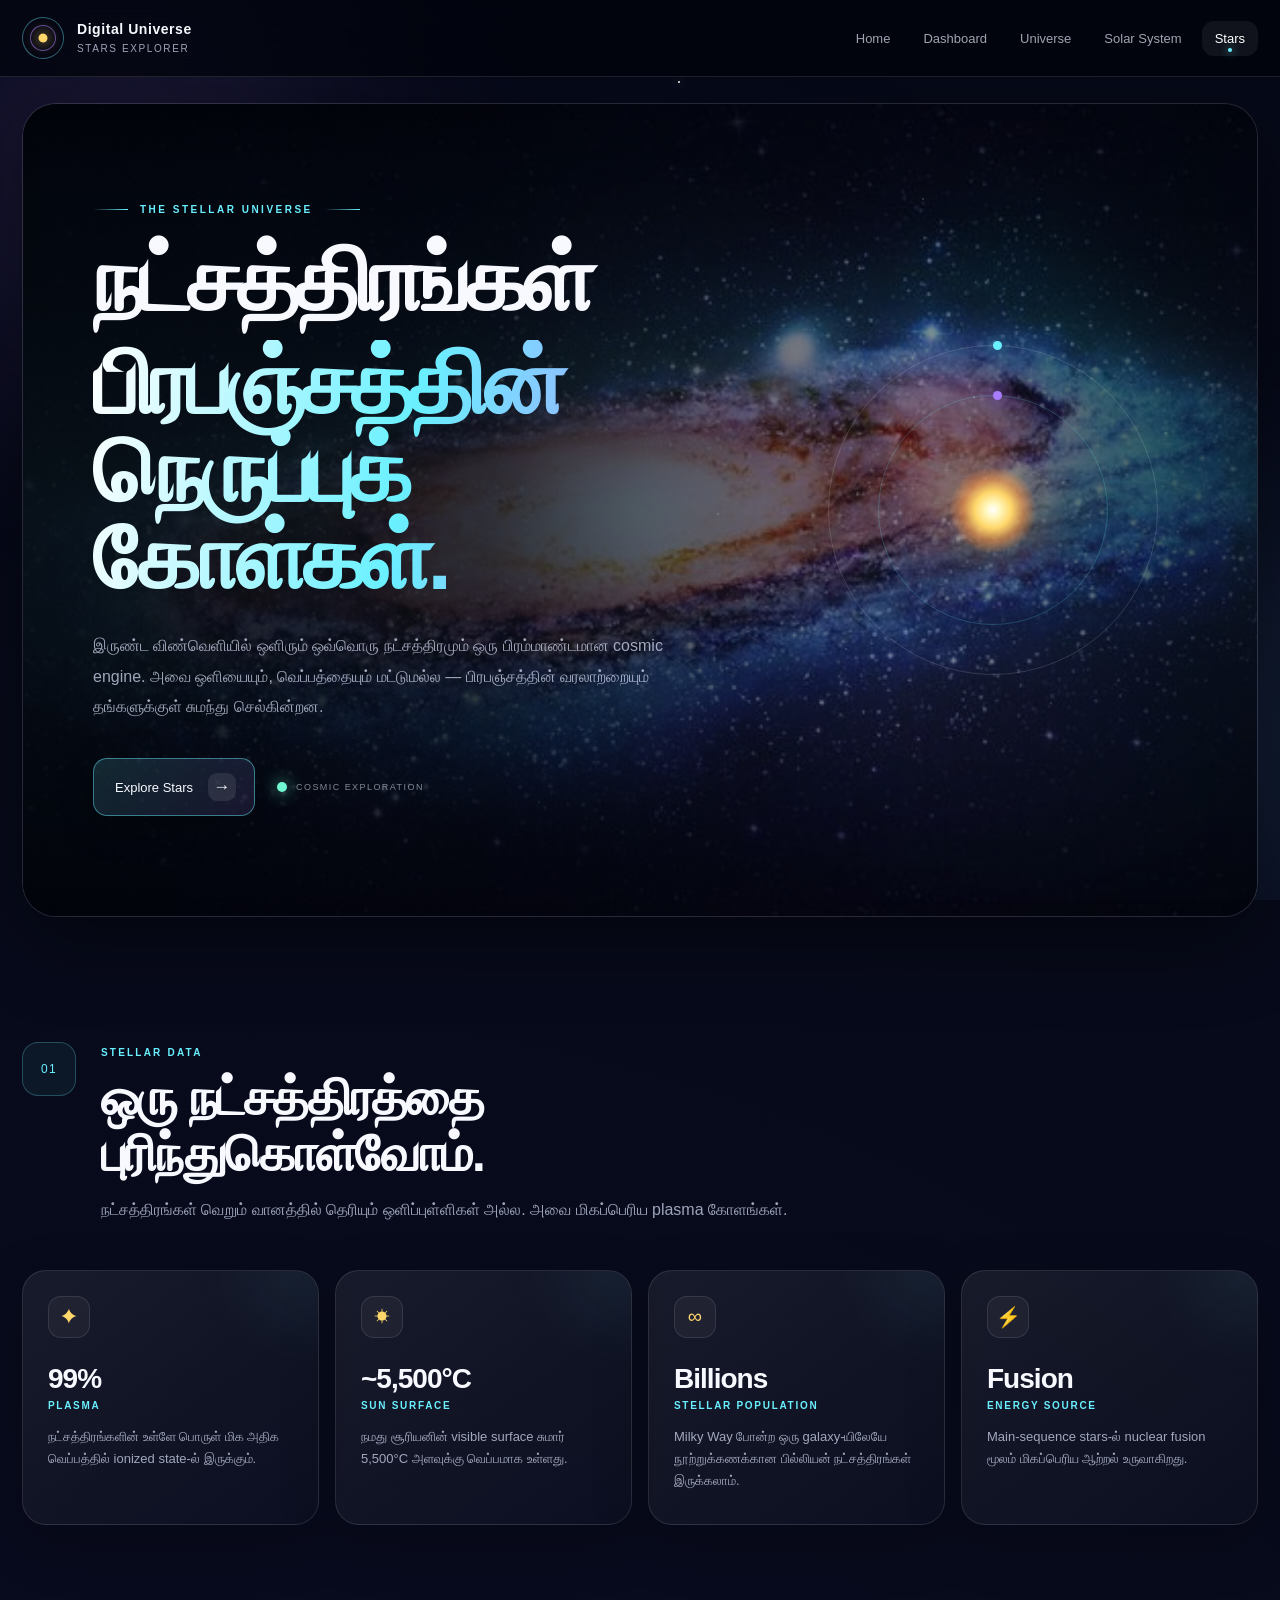
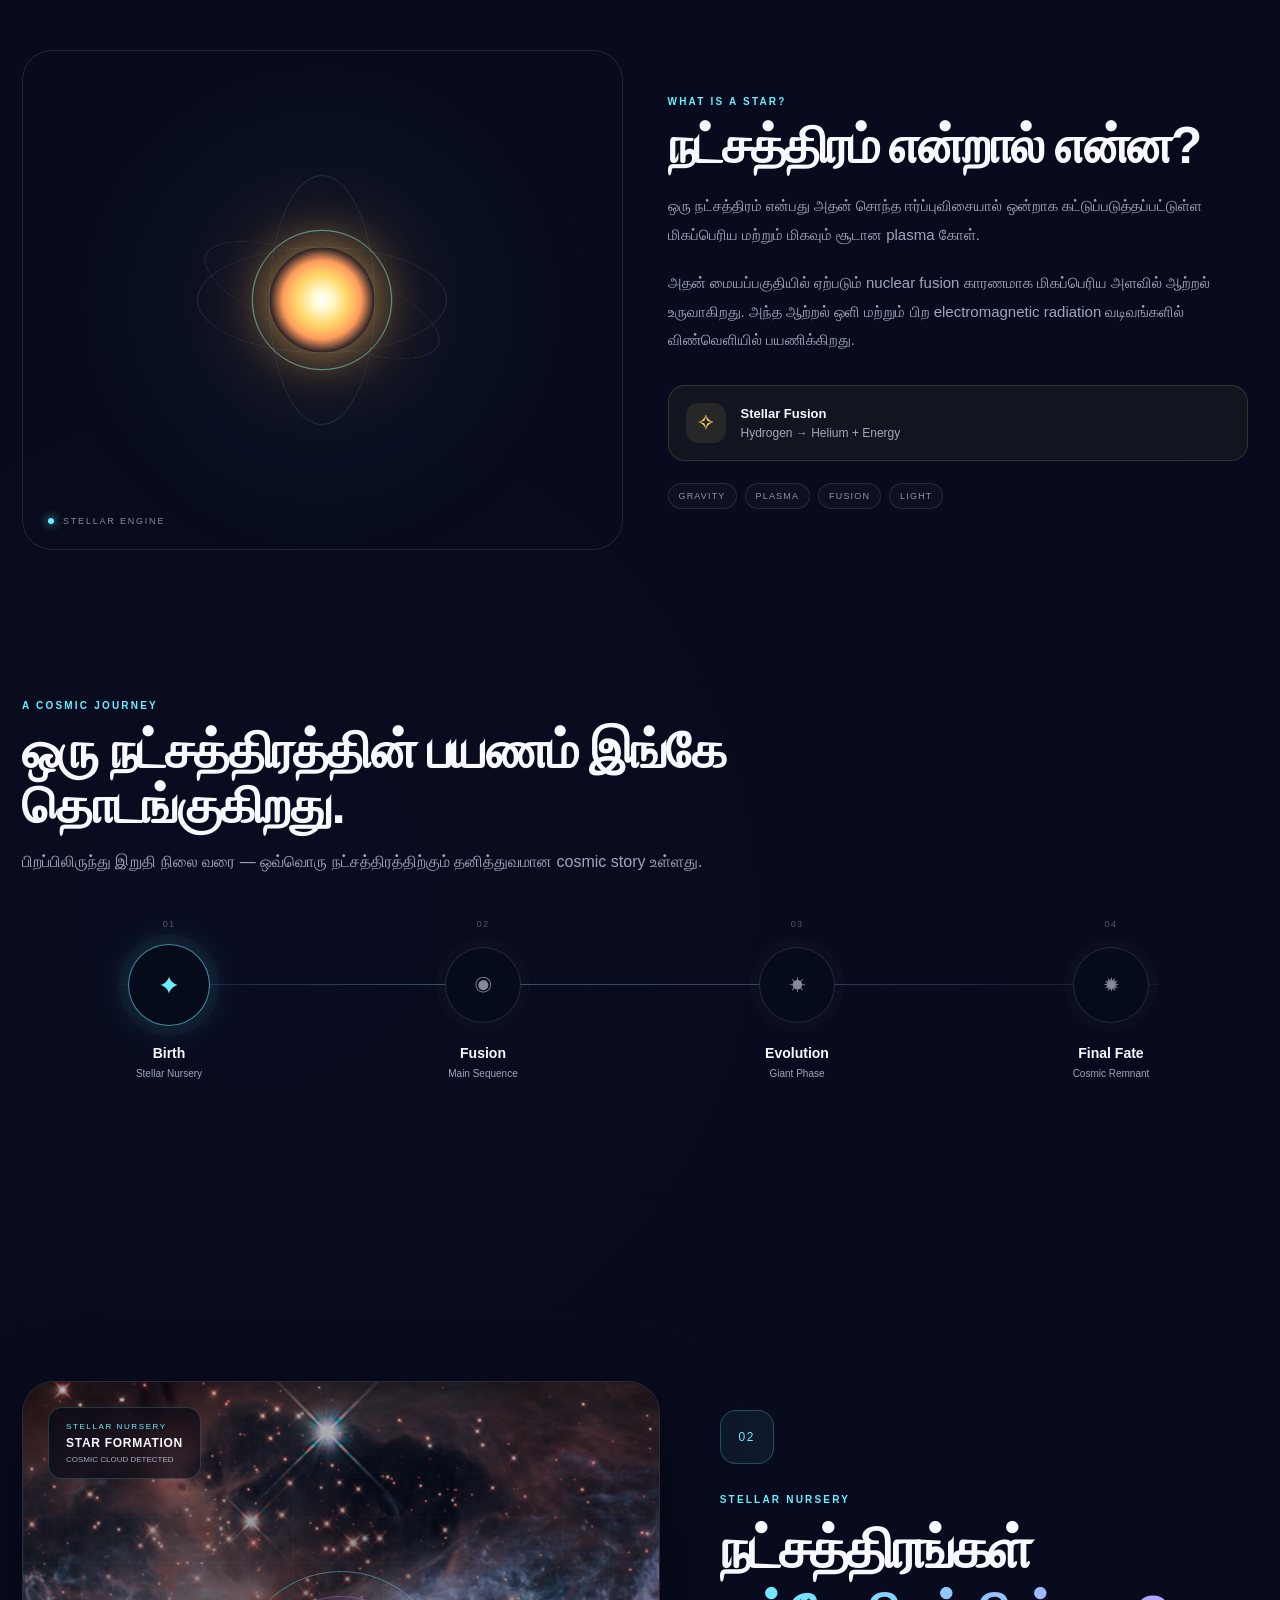
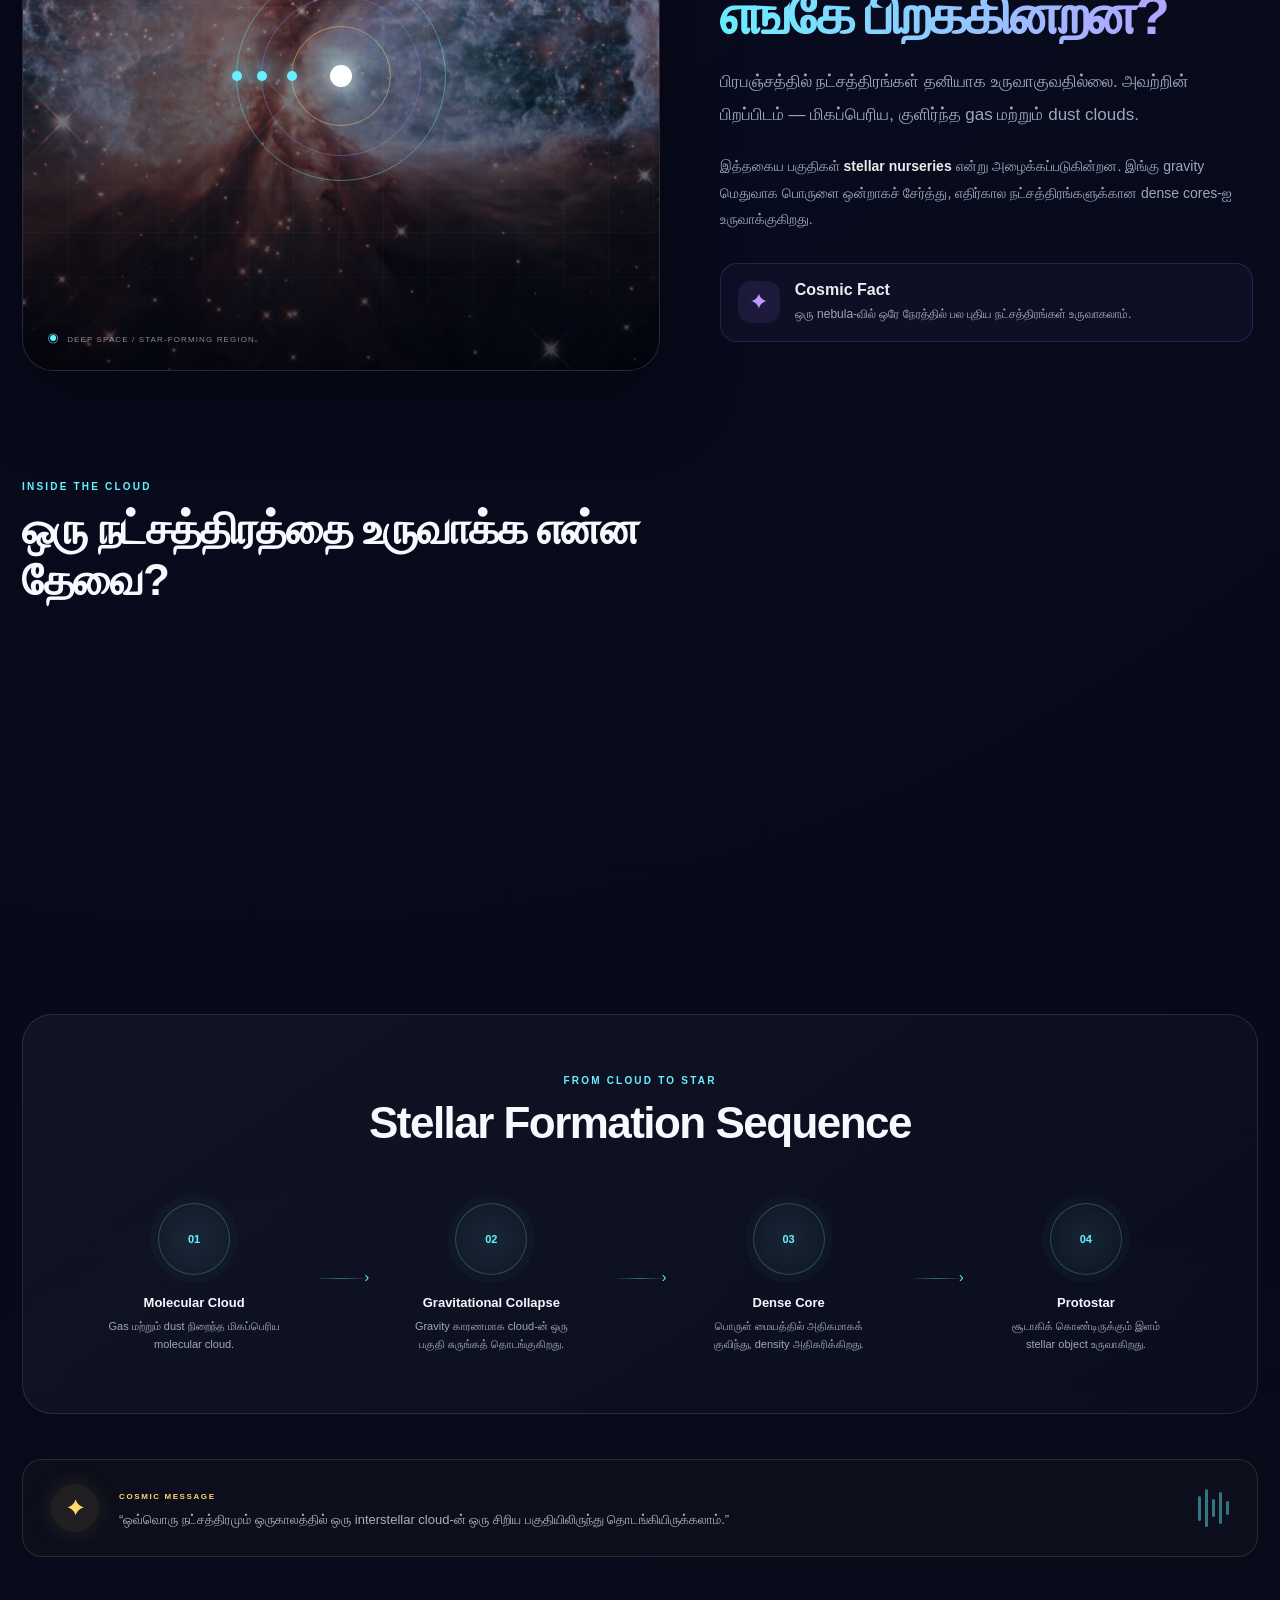
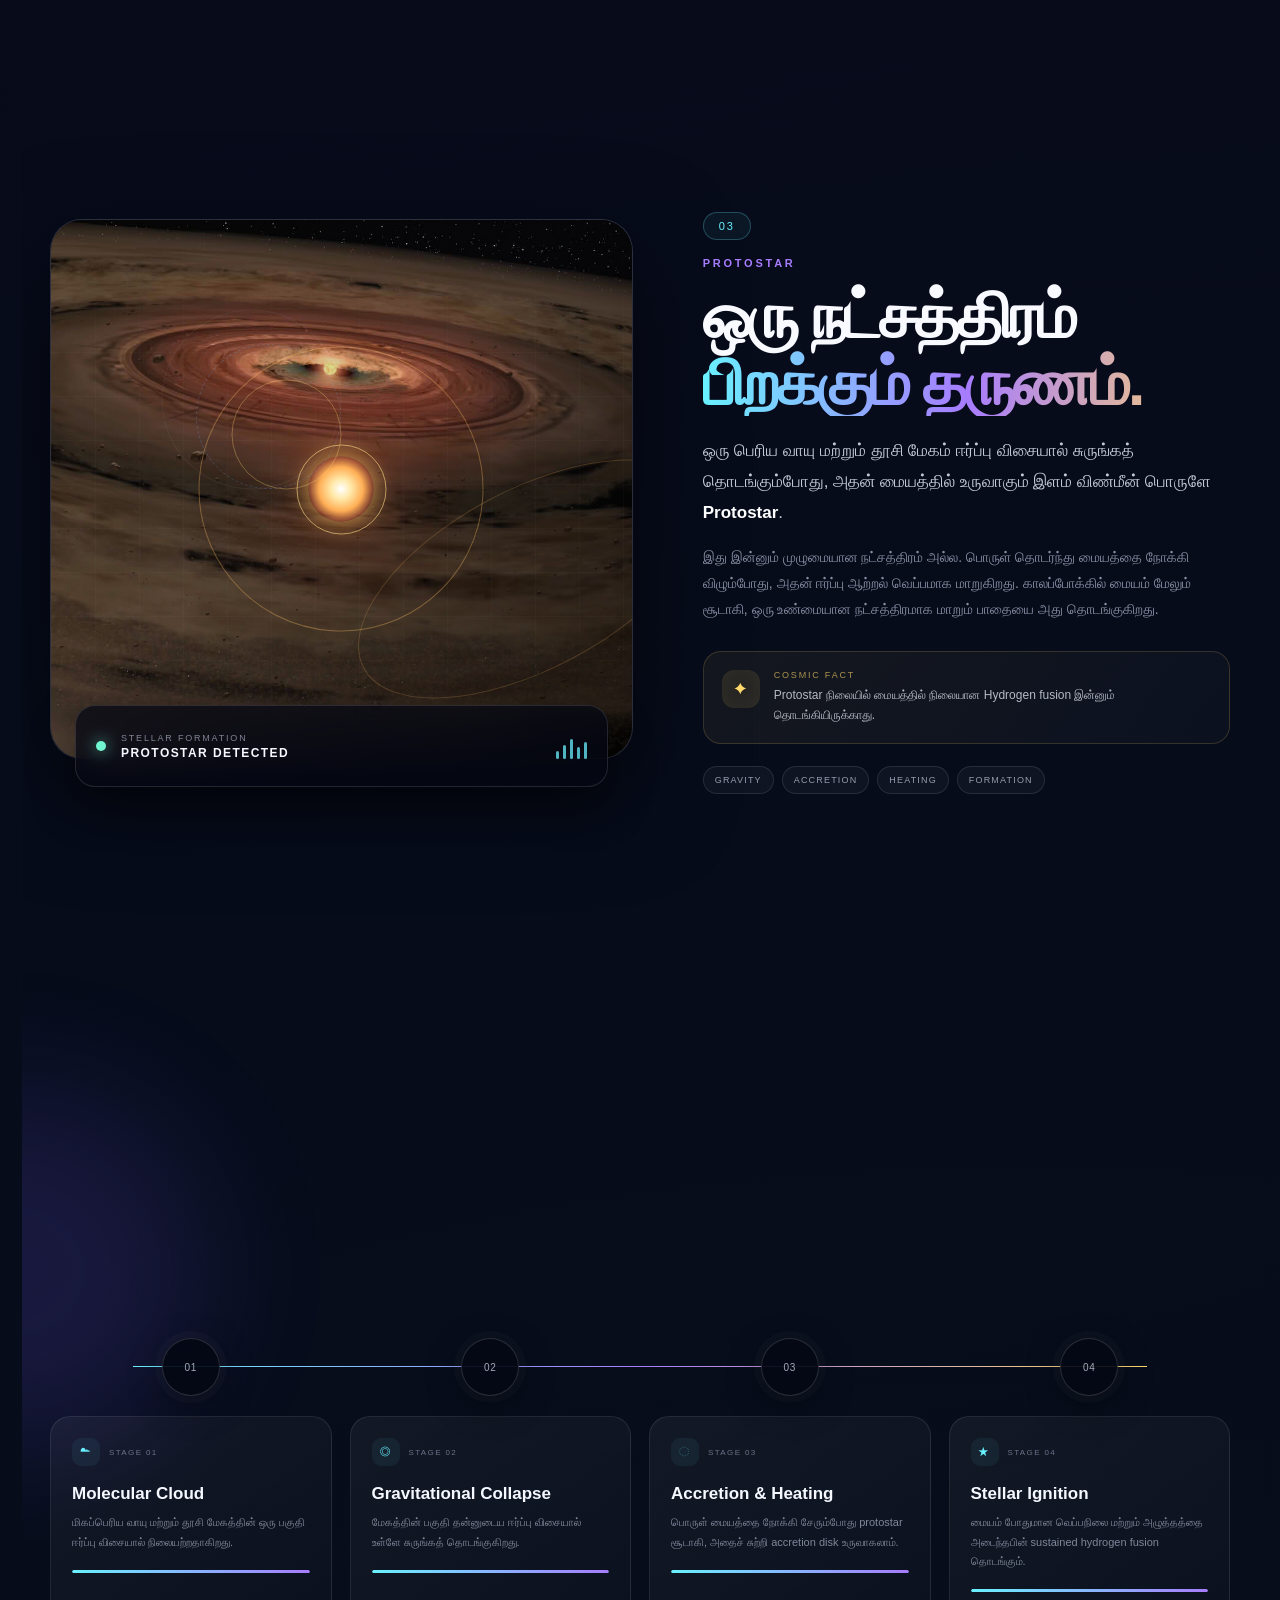
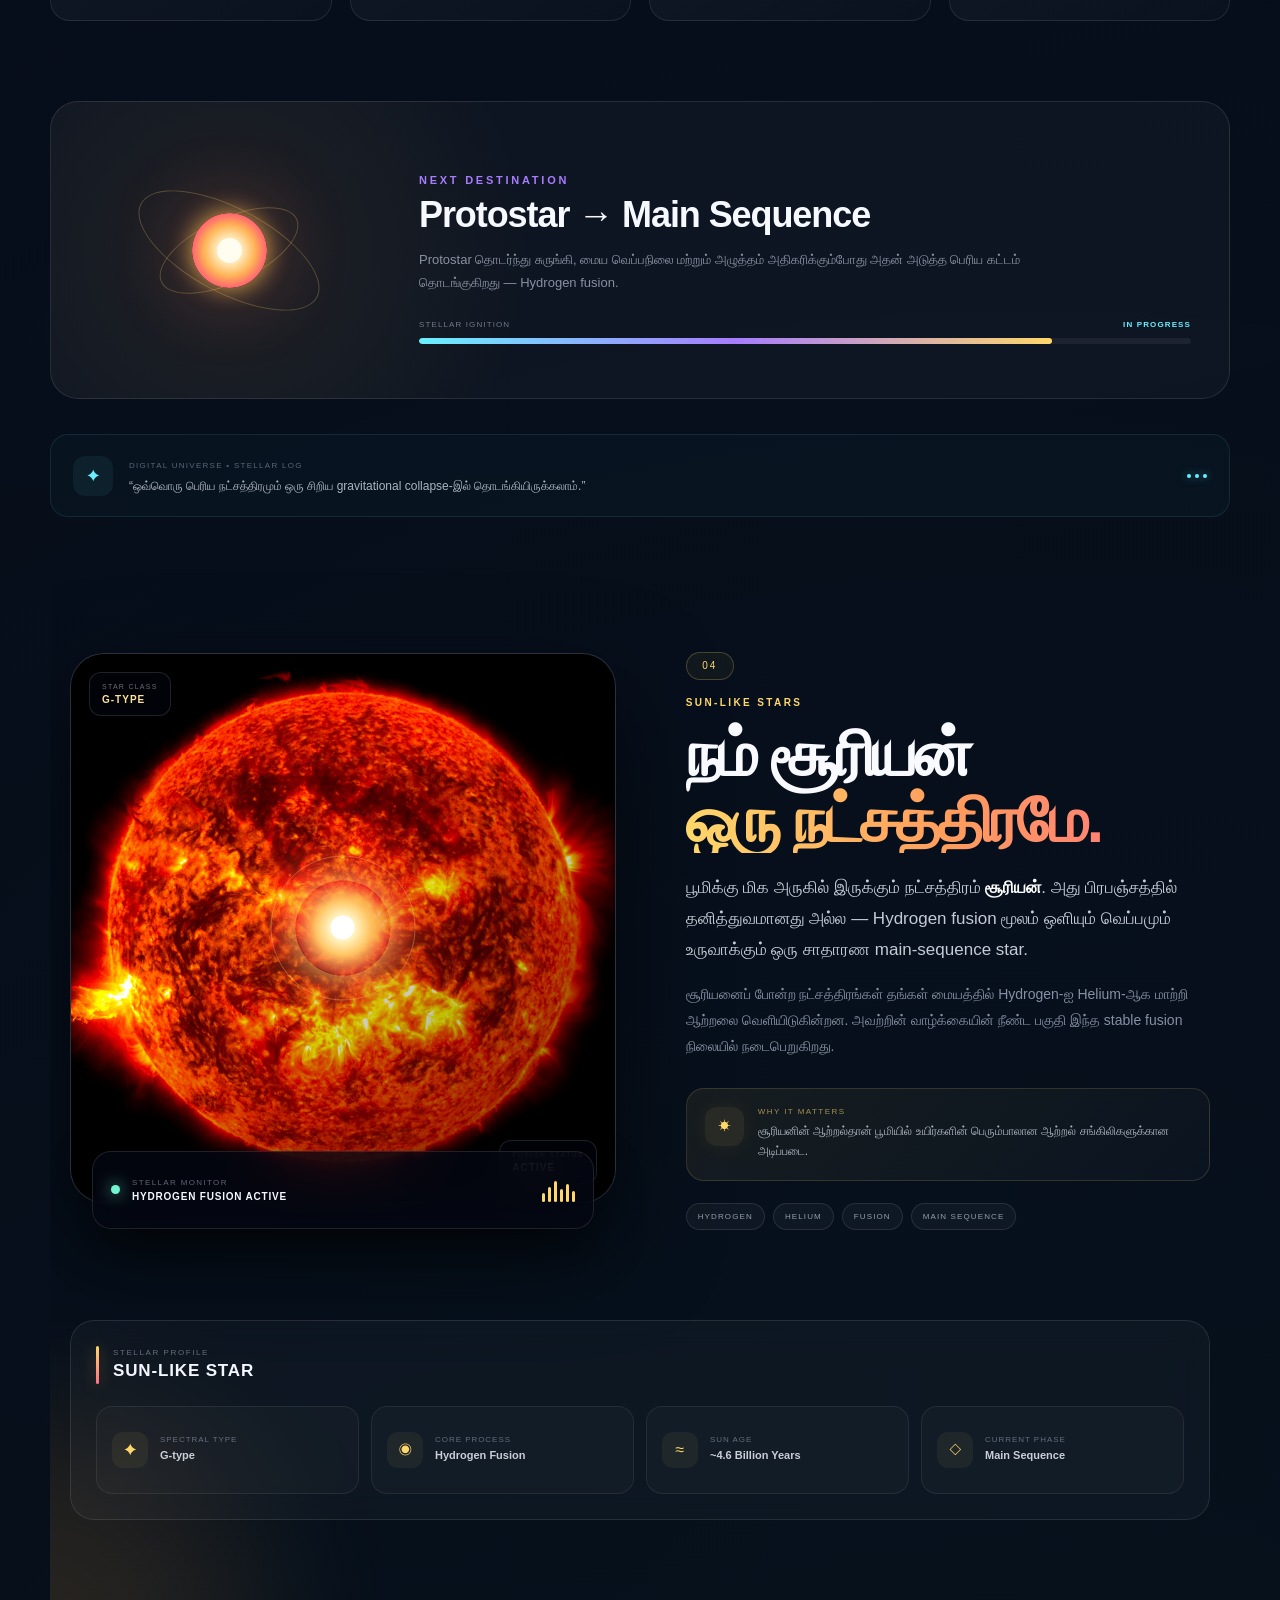
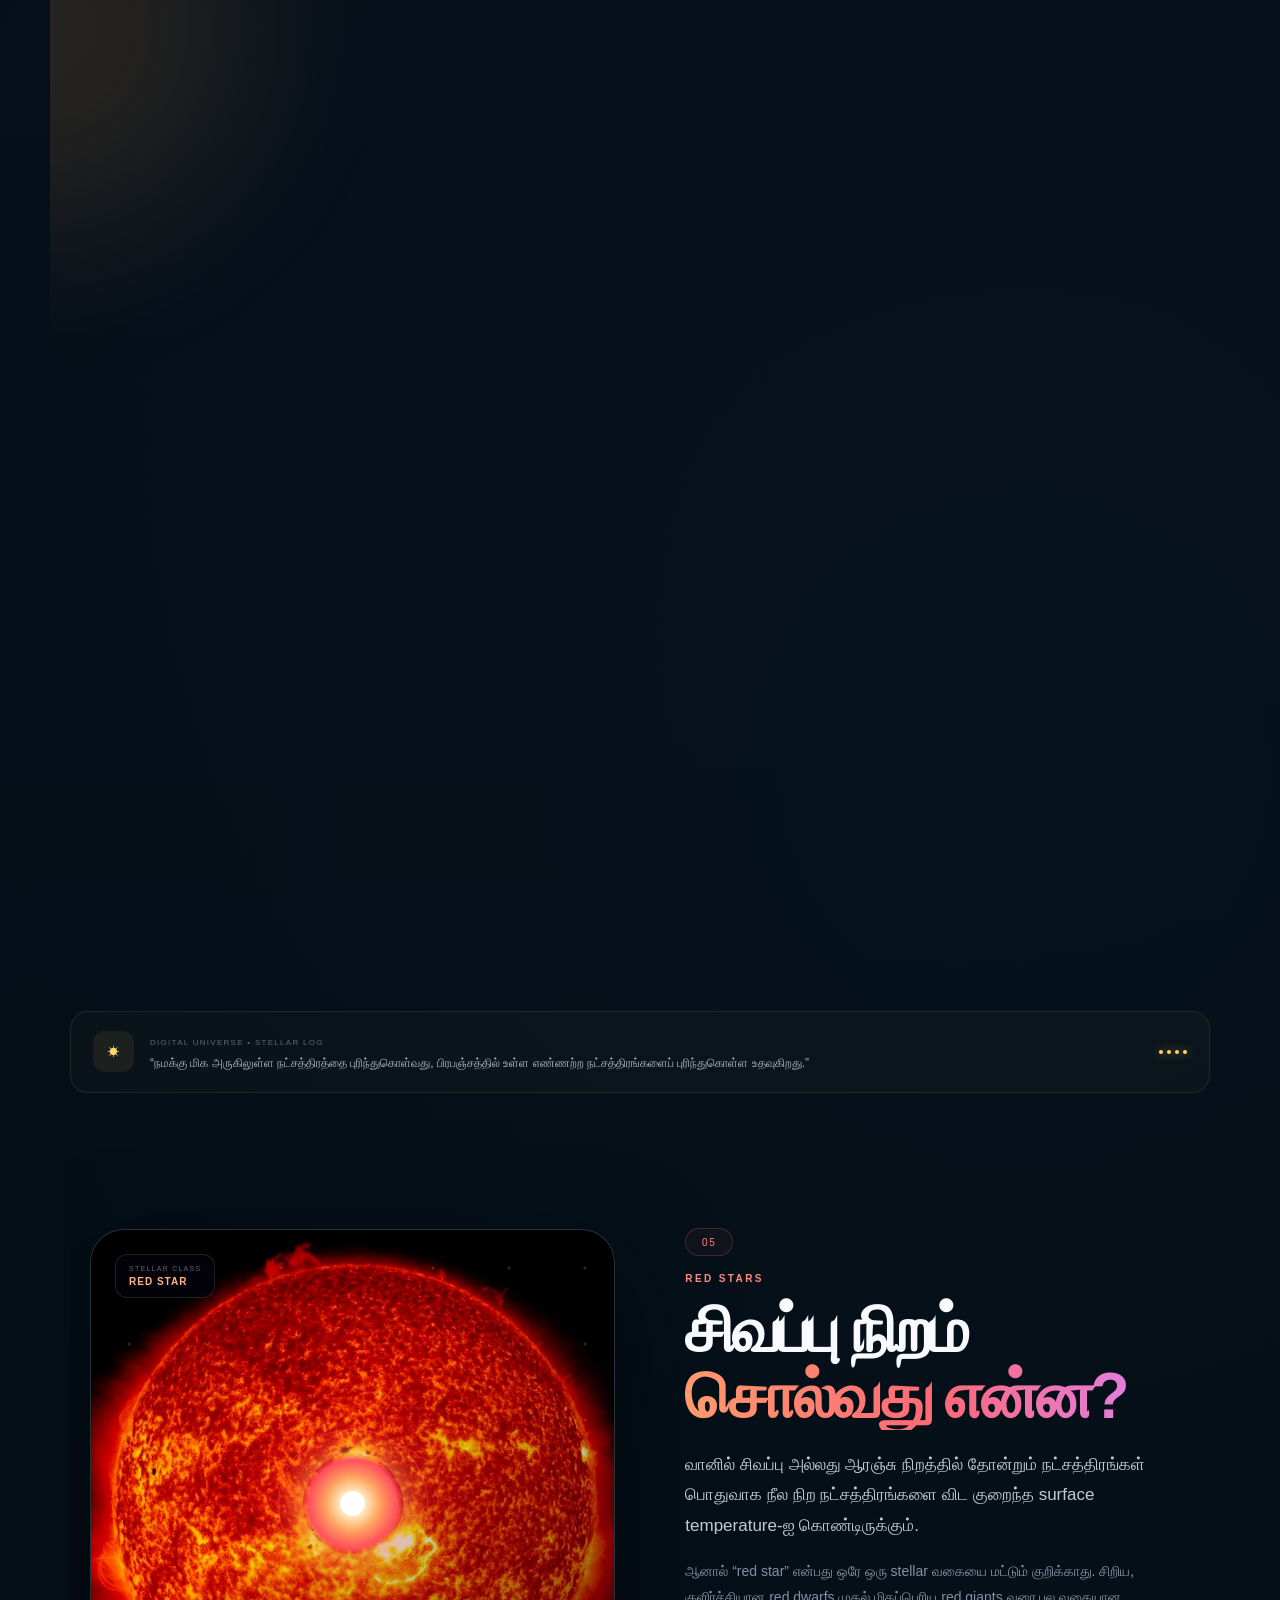
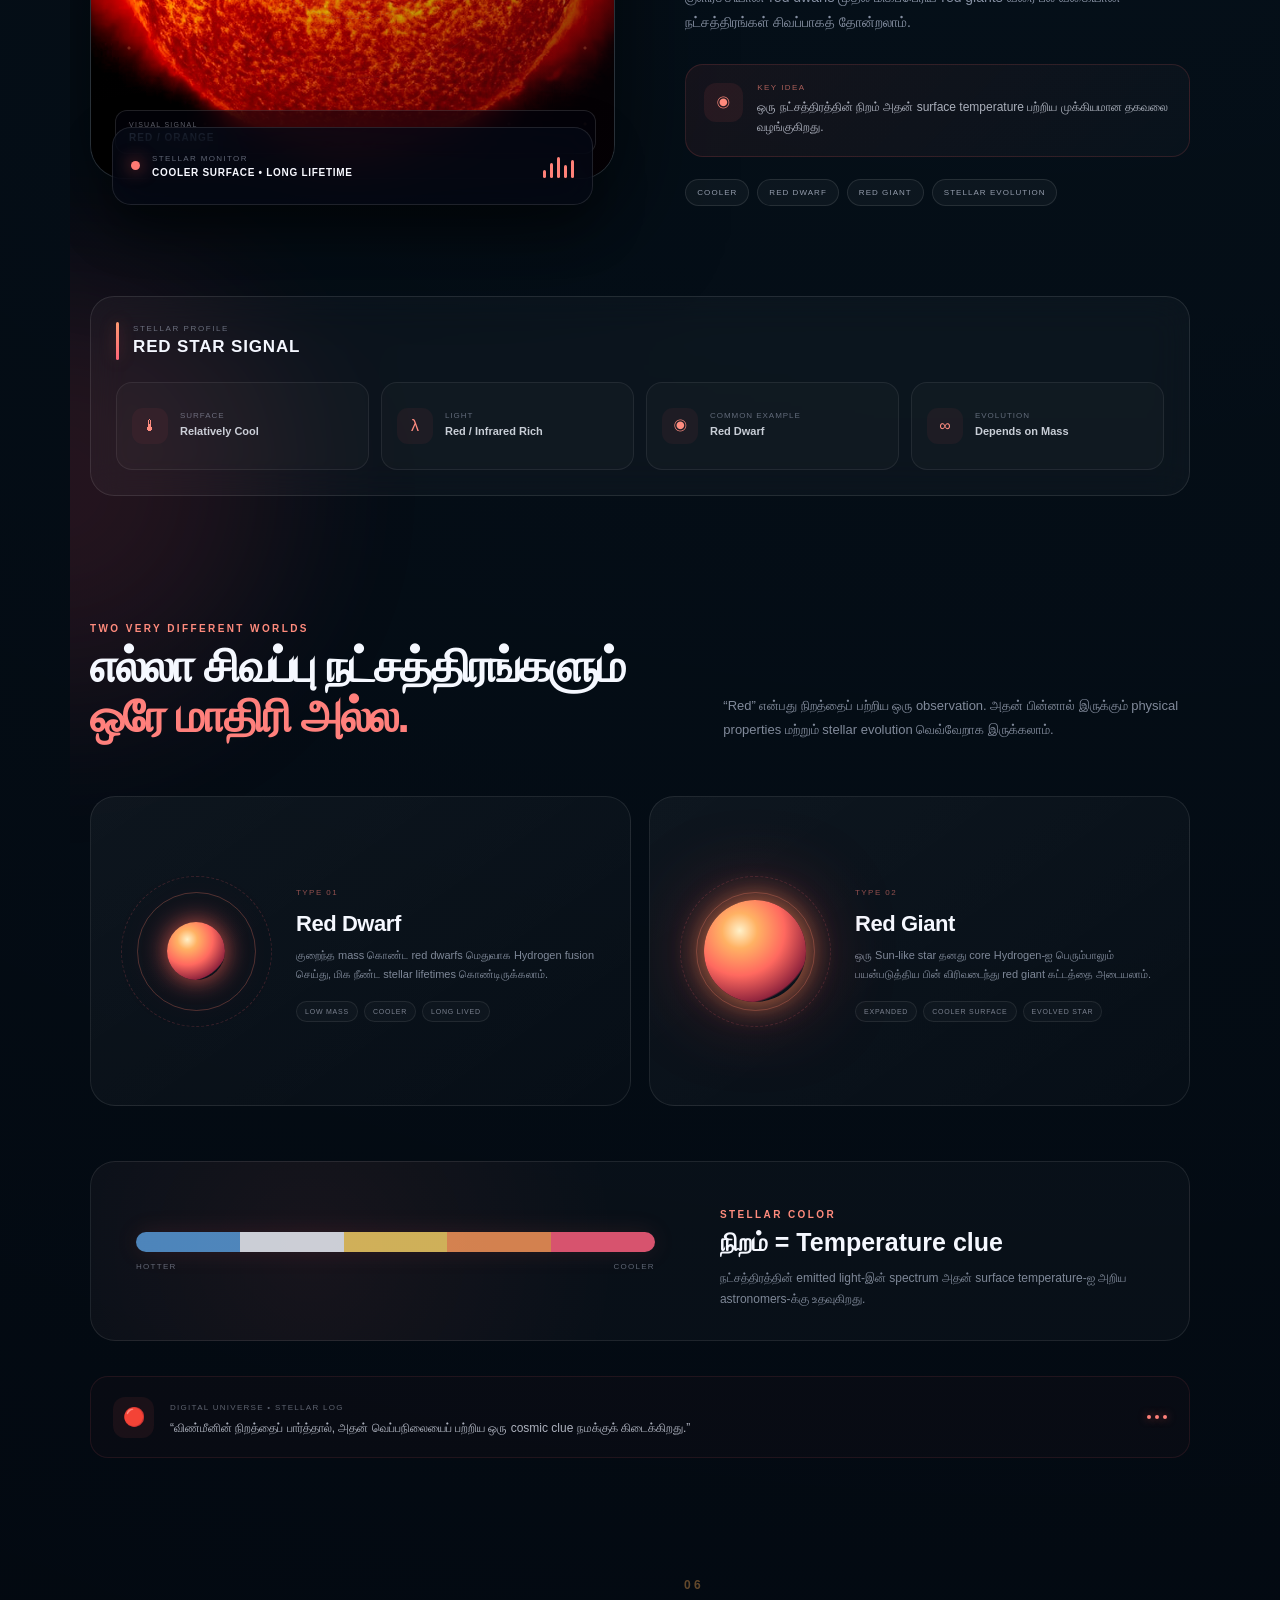
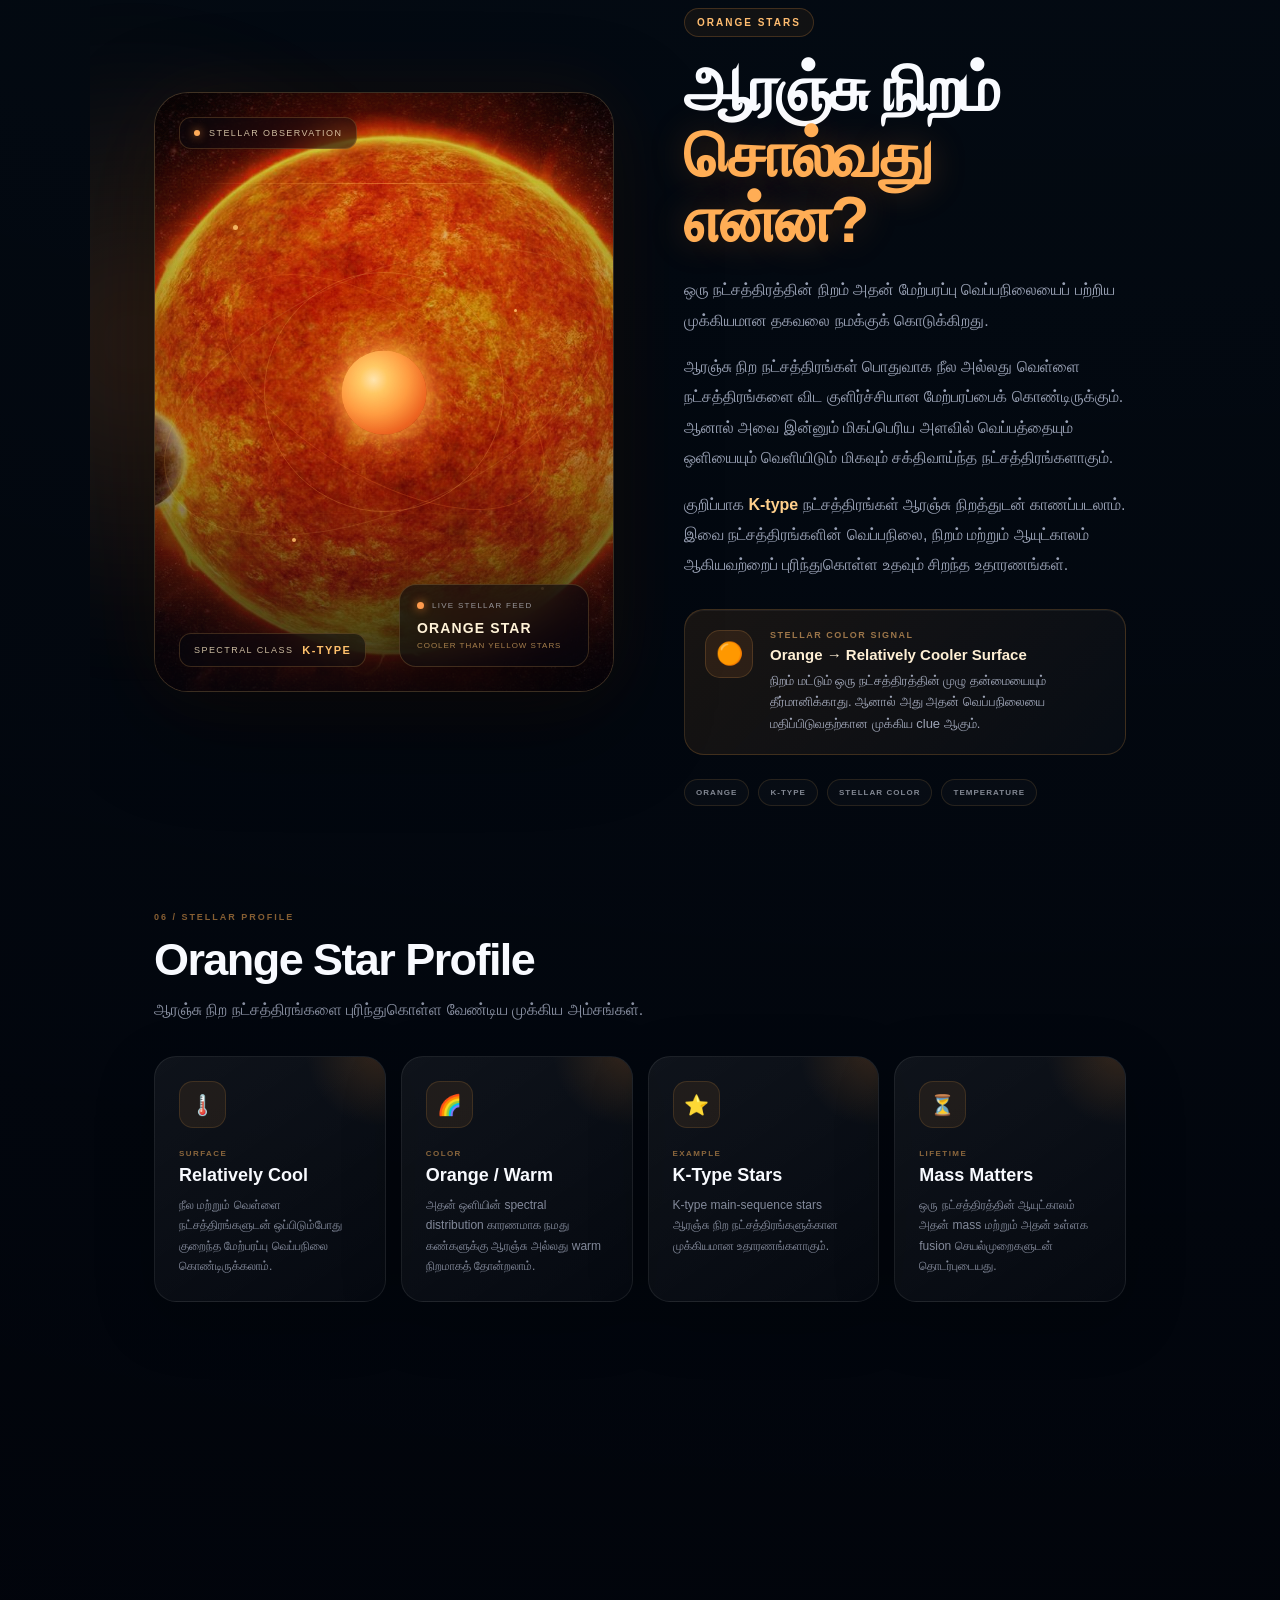
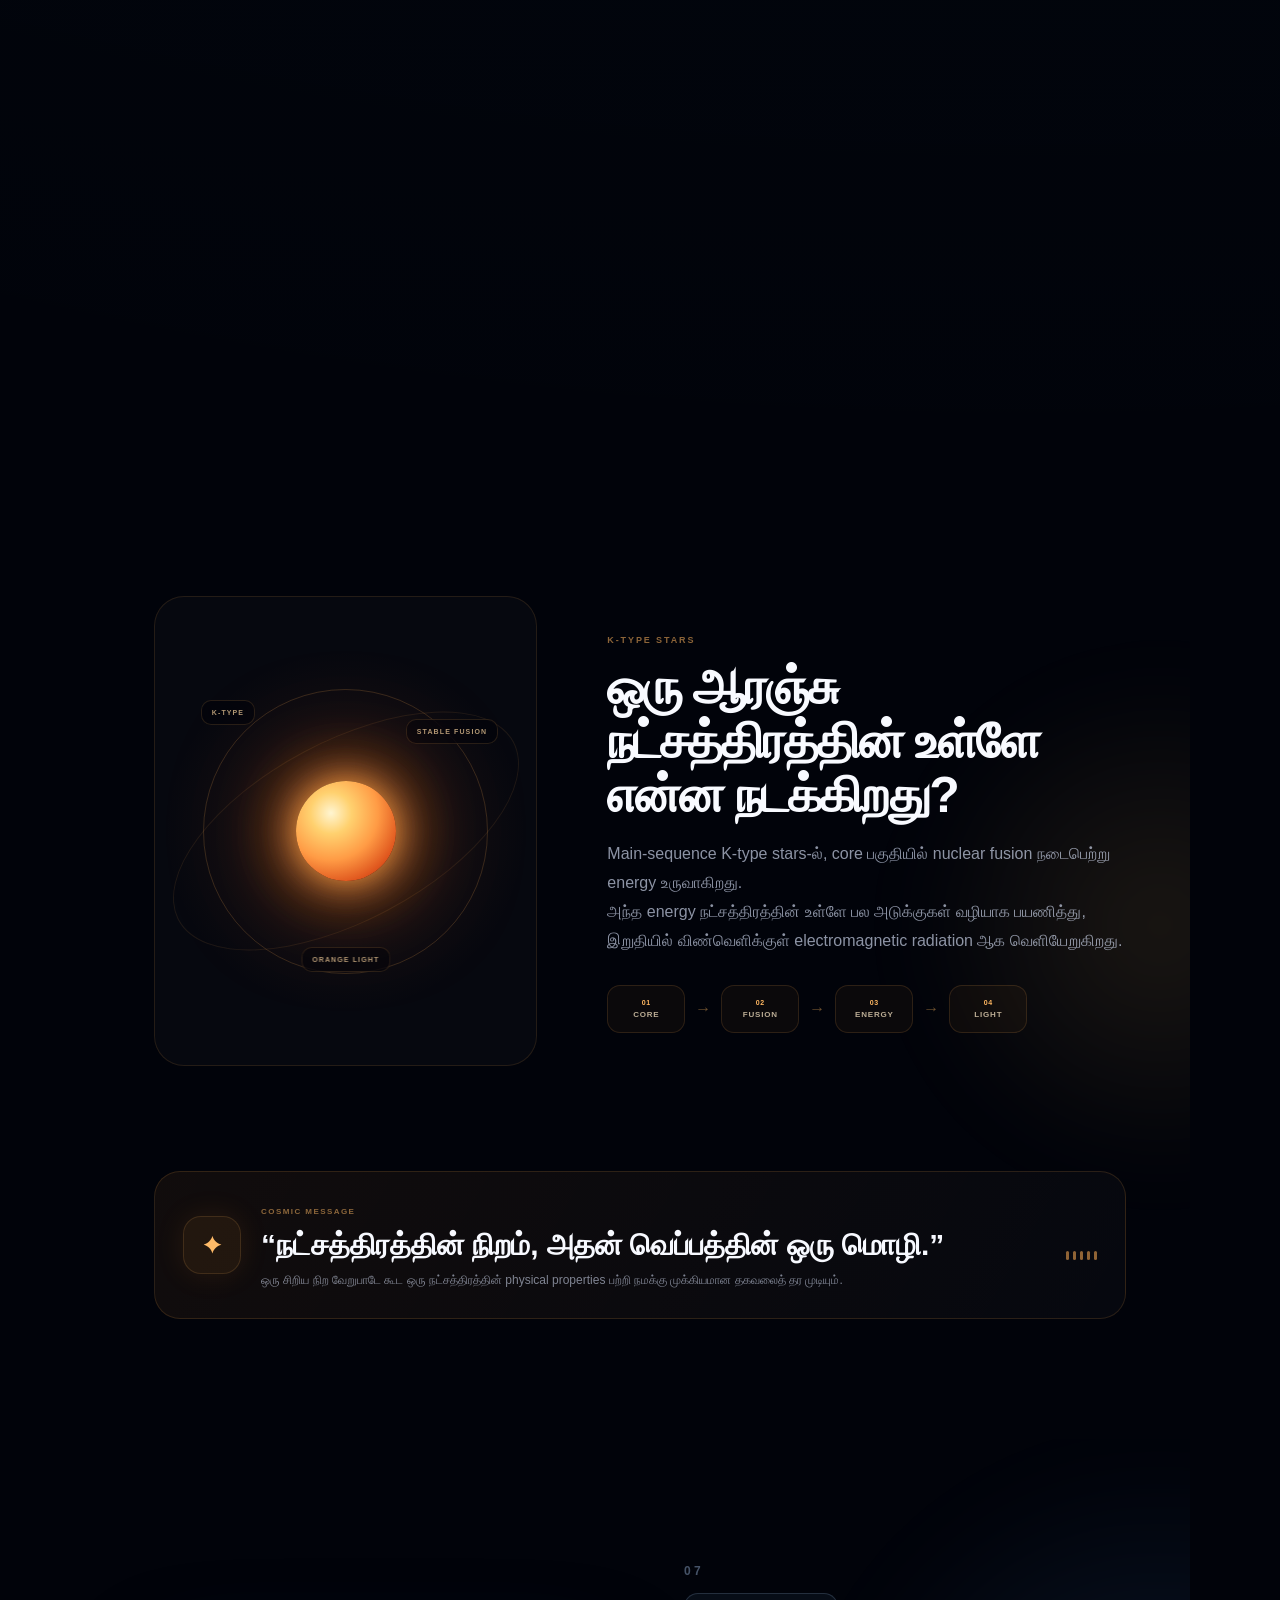
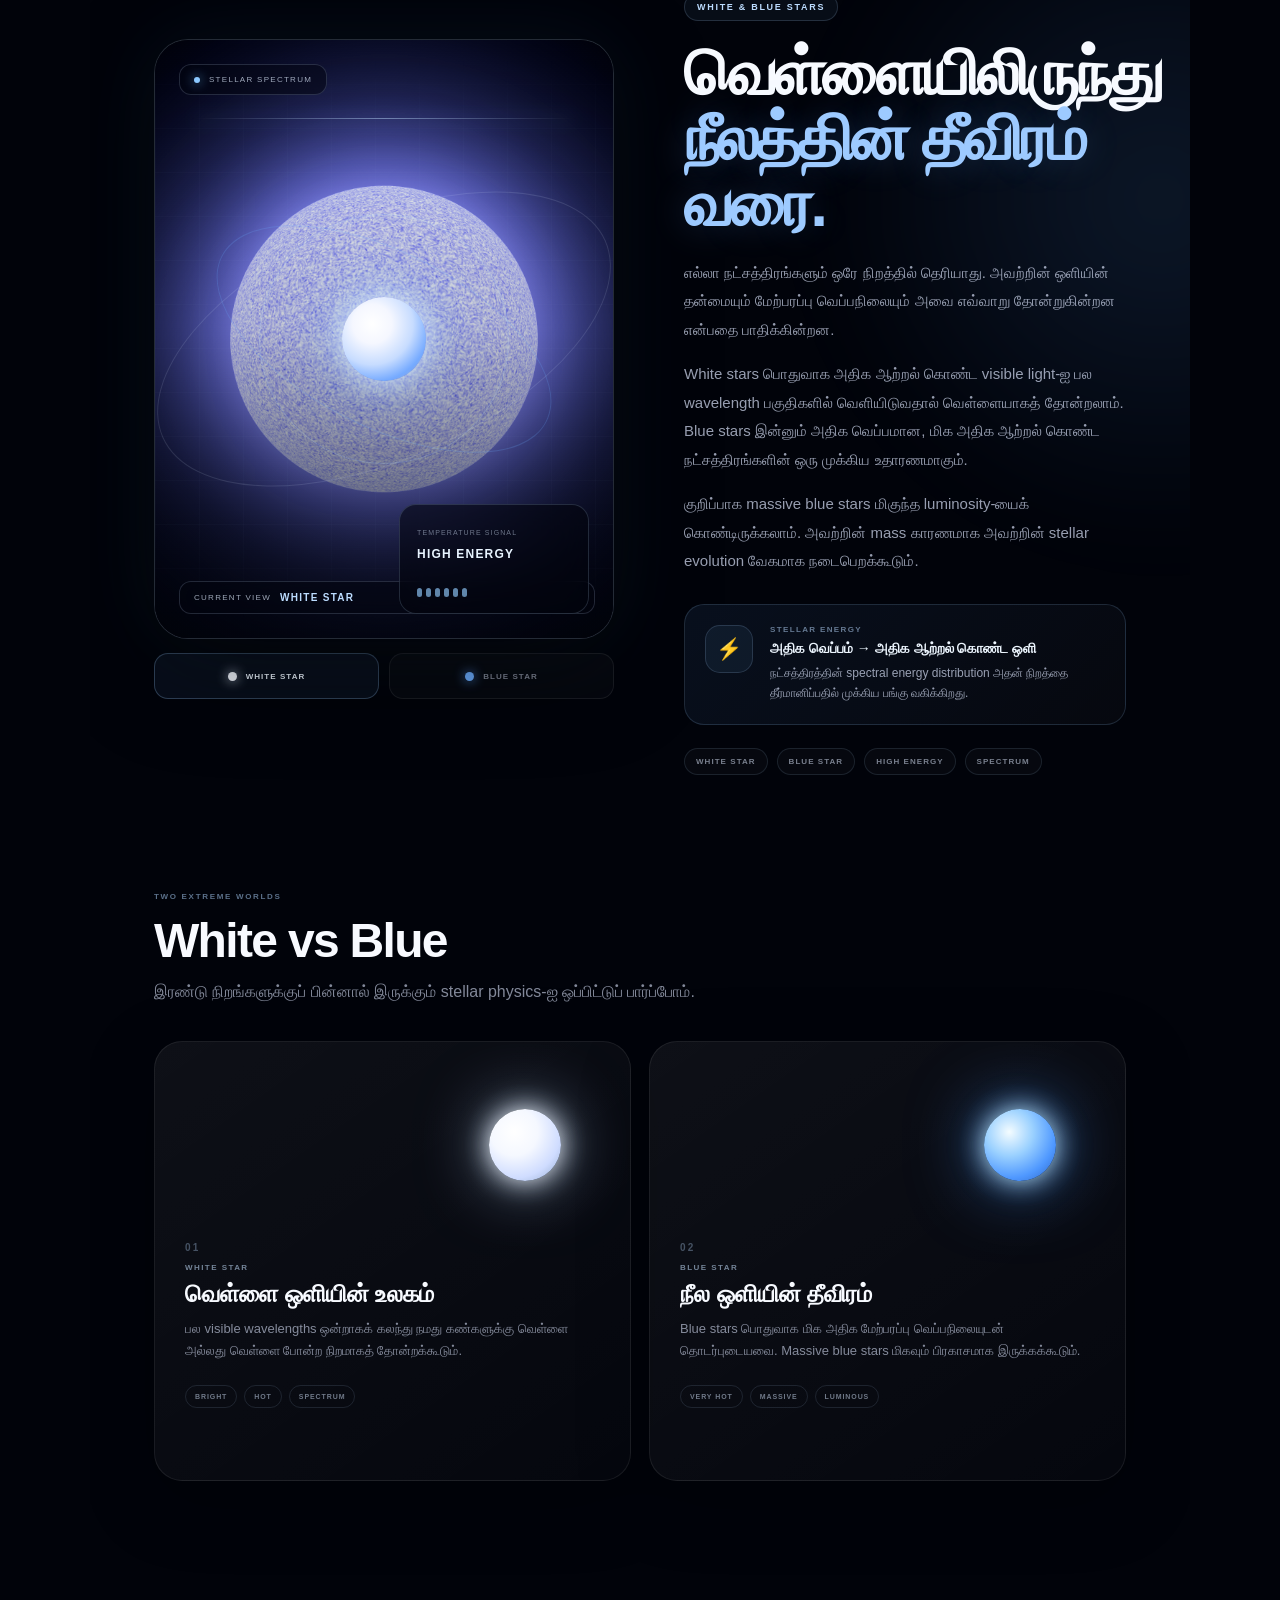
<file: stars.html>
<!DOCTYPE html>
<html lang="ta">

<head>
    <meta charset="UTF-8">

    <meta
        name="viewport"
        content="width=device-width, initial-scale=1.0"
    >

    <meta
        name="description"
        content="Explore the life, colors, birth, evolution and final fate of stars across the universe."
    >

    <meta
        name="theme-color"
        content="#02030b"
    >

    <title>Stars Explorer | Digital Universe</title>

    <link
        rel="stylesheet"
        href="stars.css"
    >
</head>


<body class="stars-page">


    <!-- =====================================================
         STARS EXPLORER
         PART 01
         SECTION 01 — STARS: UNIVERSE INTRODUCTION
         ===================================================== -->


    <!-- COSMIC BACKGROUND -->

    <div class="stars-background">

        <div class="stars-nebula nebula-one"></div>

        <div class="stars-nebula nebula-two"></div>

        <div class="stars-glow glow-one"></div>

        <div class="stars-glow glow-two"></div>

        <div class="star-particle-field">

            <span></span>
            <span></span>
            <span></span>
            <span></span>
            <span></span>
            <span></span>
            <span></span>
            <span></span>
            <span></span>
            <span></span>
            <span></span>
            <span></span>

        </div>

    </div>



    <!-- =====================================================
         HEADER
         ===================================================== -->

    <header class="stars-header">

        <div class="stars-header-inner">


            <a
                href="index.html"
                class="stars-brand"
            >

                <span class="brand-orbit">

                    <span class="brand-star"></span>

                </span>

                <span class="brand-text">

                    <strong>Digital Universe</strong>

                    <small>Stars Explorer</small>

                </span>

            </a>



            <nav class="stars-navigation">

                <a
                    href="index.html"
                    class="stars-nav-link"
                >
                    Home
                </a>

                <a
                    href="dashboard.html"
                    class="stars-nav-link"
                >
                    Dashboard
                </a>

                <a
                    href="universe.html"
                    class="stars-nav-link"
                >
                    Universe
                </a>

                <a
                    href="solar-system.html"
                    class="stars-nav-link"
                >
                    Solar System
                </a>

                <a
                    href="#stars-introduction"
                    class="stars-nav-link active"
                >
                    Stars
                </a>

            </nav>



            <button
                class="stars-menu-button"
                type="button"
                aria-label="Open navigation"
            >

                <span></span>
                <span></span>
                <span></span>

            </button>


        </div>

    </header>



    <!-- =====================================================
         MAIN CONTENT
         ===================================================== -->

    <main class="stars-main">



        <!-- =================================================
             SECTION 01
             STARS — UNIVERSE INTRODUCTION
             ================================================= -->

        <section
            class="stars-hero-section"
            id="stars-introduction"
        >


            <div class="stars-hero-image">

                <img
                    src="assets/images/stars-hero.jpg"
                    alt="A vast field of stars across deep space"
                    loading="eager"
                >

                <div class="hero-image-overlay"></div>

                <div class="hero-image-scan"></div>

            </div>



            <div class="stars-hero-content">


                <div class="stars-eyebrow">

                    <span class="eyebrow-line"></span>

                    <span>
                        THE STELLAR UNIVERSE
                    </span>

                    <span class="eyebrow-line"></span>

                </div>



                <h1>

                    நட்சத்திரங்கள்

                    <span>
                        பிரபஞ்சத்தின்
                        நெருப்புக் கோள்கள்.
                    </span>

                </h1>



                <p class="stars-hero-description">

                    இருண்ட விண்வெளியில் ஒளிரும் ஒவ்வொரு
                    நட்சத்திரமும் ஒரு பிரம்மாண்டமான
                    cosmic engine. அவை ஒளியையும்,
                    வெப்பத்தையும் மட்டுமல்ல —
                    பிரபஞ்சத்தின் வரலாற்றையும்
                    தங்களுக்குள் சுமந்து செல்கின்றன.

                </p>



                <div class="hero-actions">

                    <a
                        href="#stellar-facts"
                        class="stars-primary-button"
                    >

                        <span>Explore Stars</span>

                        <span class="button-arrow">
                            →
                        </span>

                    </a>


                    <div class="hero-status">

                        <span class="status-dot"></span>

                        <span>
                            COSMIC EXPLORATION
                        </span>

                    </div>

                </div>


            </div>



            <!-- HERO ORBIT -->

            <div class="hero-orbit-system">

                <div class="hero-orbit orbit-large">

                    <span class="orbit-object"></span>

                </div>

                <div class="hero-orbit orbit-small">

                    <span class="orbit-object"></span>

                </div>

                <div class="hero-core">

                    <span></span>

                </div>

            </div>


        </section>



        <!-- =================================================
             SECTION 01 — FACTS
             ================================================= -->

        <section
            class="stellar-facts-section"
            id="stellar-facts"
        >


            <div class="section-heading">


                <div class="section-number">
                    01
                </div>


                <div class="section-heading-content">

                    <span class="section-kicker">
                        STELLAR DATA
                    </span>

                    <h2>
                        ஒரு நட்சத்திரத்தை
                        புரிந்துகொள்வோம்.
                    </h2>

                    <p>
                        நட்சத்திரங்கள் வெறும்
                        வானத்தில் தெரியும் ஒளிப்புள்ளிகள்
                        அல்ல. அவை மிகப்பெரிய plasma
                        கோளங்கள்.
                    </p>

                </div>


            </div>



            <div class="stellar-stat-grid">


                <article class="stellar-stat-card">

                    <div class="stat-icon">
                        ✦
                    </div>

                    <div class="stat-value">
                        99%
                    </div>

                    <div class="stat-label">
                        Plasma
                    </div>

                    <p>
                        நட்சத்திரங்களின் உள்ளே
                        பொருள் மிக அதிக வெப்பத்தில்
                        ionized state-ல் இருக்கும்.
                    </p>

                </article>



                <article class="stellar-stat-card">

                    <div class="stat-icon">
                        ☀
                    </div>

                    <div class="stat-value">
                        ~5,500°C
                    </div>

                    <div class="stat-label">
                        Sun Surface
                    </div>

                    <p>
                        நமது சூரியனின் visible surface
                        சுமார் 5,500°C அளவுக்கு
                        வெப்பமாக உள்ளது.
                    </p>

                </article>



                <article class="stellar-stat-card">

                    <div class="stat-icon">
                        ∞
                    </div>

                    <div class="stat-value">
                        Billions
                    </div>

                    <div class="stat-label">
                        Stellar Population
                    </div>

                    <p>
                        Milky Way போன்ற ஒரு galaxy-யிலேயே
                        நூற்றுக்கணக்கான பில்லியன்
                        நட்சத்திரங்கள் இருக்கலாம்.
                    </p>

                </article>



                <article class="stellar-stat-card">

                    <div class="stat-icon">
                        ⚡
                    </div>

                    <div class="stat-value">
                        Fusion
                    </div>

                    <div class="stat-label">
                        Energy Source
                    </div>

                    <p>
                        Main-sequence stars-ல்
                        nuclear fusion மூலம்
                        மிகப்பெரிய ஆற்றல் உருவாகிறது.
                    </p>

                </article>


            </div>

        </section>
        
        <!-- =================================================
             STELLAR INTRODUCTION PANEL
             ================================================= -->

        <section
            class="stellar-introduction"
            id="what-are-stars"
        >


            <div class="stellar-intro-visual">


                <div class="stellar-core-animation">

                    <div class="core-layer layer-one"></div>

                    <div class="core-layer layer-two"></div>

                    <div class="core-layer layer-three"></div>

                    <div class="core-star">

                        <span></span>

                    </div>

                </div>


                <div class="energy-wave wave-one"></div>

                <div class="energy-wave wave-two"></div>

                <div class="energy-wave wave-three"></div>


                <div class="visual-caption">

                    <span class="caption-dot"></span>

                    STELLAR ENGINE

                </div>


            </div>



            <div class="stellar-intro-content">


                <span class="section-kicker">
                    WHAT IS A STAR?
                </span>


                <h2>
                    நட்சத்திரம்
                    என்றால் என்ன?
                </h2>


                <p>

                    ஒரு நட்சத்திரம் என்பது அதன்
                    சொந்த ஈர்ப்புவிசையால் ஒன்றாக
                    கட்டுப்படுத்தப்பட்டுள்ள மிகப்பெரிய
                    மற்றும் மிகவும் சூடான plasma
                    கோள்.

                </p>


                <p>

                    அதன் மையப்பகுதியில் ஏற்படும்
                    nuclear fusion காரணமாக
                    மிகப்பெரிய அளவில் ஆற்றல்
                    உருவாகிறது. அந்த ஆற்றல்
                    ஒளி மற்றும் பிற electromagnetic
                    radiation வடிவங்களில் விண்வெளியில்
                    பயணிக்கிறது.

                </p>



                <div class="science-highlight">

                    <div class="highlight-icon">
                        ✧
                    </div>

                    <div>

                        <strong>
                            Stellar Fusion
                        </strong>

                        <span>
                            Hydrogen → Helium + Energy
                        </span>

                    </div>

                </div>



                <div class="intro-tags">

                    <span>
                        GRAVITY
                    </span>

                    <span>
                        PLASMA
                    </span>

                    <span>
                        FUSION
                    </span>

                    <span>
                        LIGHT
                    </span>

                </div>


            </div>

        </section>



        <!-- =================================================
             STELLAR JOURNEY PREVIEW
             ================================================= -->

        <section
            class="stellar-journey-preview"
            id="stellar-journey"
        >


            <div class="journey-heading">

                <span class="section-kicker">
                    A COSMIC JOURNEY
                </span>

                <h2>
                    ஒரு நட்சத்திரத்தின்
                    பயணம் இங்கே தொடங்குகிறது.
                </h2>

                <p>
                    பிறப்பிலிருந்து இறுதி நிலை வரை —
                    ஒவ்வொரு நட்சத்திரத்திற்கும்
                    தனித்துவமான cosmic story உள்ளது.
                </p>

            </div>



            <div class="journey-track">


                <div class="journey-line"></div>



                <div class="journey-node active">

                    <span class="node-number">
                        01
                    </span>

                    <div class="node-orb">
                        ✦
                    </div>

                    <strong>
                        Birth
                    </strong>

                    <small>
                        Stellar Nursery
                    </small>

                </div>



                <div class="journey-node">

                    <span class="node-number">
                        02
                    </span>

                    <div class="node-orb">
                        ◉
                    </div>

                    <strong>
                        Fusion
                    </strong>

                    <small>
                        Main Sequence
                    </small>

                </div>



                <div class="journey-node">

                    <span class="node-number">
                        03
                    </span>

                    <div class="node-orb">
                        ☀
                    </div>

                    <strong>
                        Evolution
                    </strong>

                    <small>
                        Giant Phase
                    </small>

                </div>



                <div class="journey-node">

                    <span class="node-number">
                        04
                    </span>

                    <div class="node-orb">
                        ✹
                    </div>

                    <strong>
                        Final Fate
                    </strong>

                    <small>
                        Cosmic Remnant
                    </small>

                </div>


            </div>



            <div class="journey-note">

                <span>✦</span>

                <p>
                    அடுத்த பகுதிகளில்,
                    இந்த cosmic journey-யின்
                    ஒவ்வொரு கட்டத்தையும்
                    ஆழமாகப் பார்க்கப் போகிறோம்.
                </p>

            </div>


        </section>
                <!-- =================================================
             PART 02
             SECTION 02 — STELLAR NURSERY
             ================================================= -->

        <section
            class="stellar-nursery-section"
            id="stellar-nursery"
        >


            <div class="nursery-hero-grid">


                <!-- VISUAL SIDE -->

                <div class="nursery-visual">


                    <div class="nursery-image-frame">

                        <img
                            src="assets/images/star-nebula.jpg"
                            alt="A stellar nursery where new stars are forming"
                            loading="lazy"
                        >

                        <div class="nursery-image-overlay"></div>

                    </div>


                    <div class="nursery-grid-overlay"></div>


                    <!-- COSMIC TARGET -->

                    <div class="cosmic-target">

                        <span class="target-ring ring-1"></span>

                        <span class="target-ring ring-2"></span>

                        <span class="target-ring ring-3"></span>

                        <span class="target-center"></span>

                    </div>


                    <!-- DATA HUD -->

                    <div class="nursery-data-card">

                        <span class="data-label">
                            STELLAR NURSERY
                        </span>

                        <strong>
                            STAR FORMATION
                        </strong>

                        <small>
                            COSMIC CLOUD DETECTED
                        </small>

                    </div>


                    <div class="nursery-coordinate">

                        <span>◉</span>

                        <span>
                            DEEP SPACE / STAR-FORMING REGION
                        </span>

                    </div>


                </div>



                <!-- CONTENT SIDE -->

                <div class="nursery-content">


                    <div class="section-number nursery-number">
                        02
                    </div>


                    <span class="section-kicker">
                        STELLAR NURSERY
                    </span>


                    <h2>
                        நட்சத்திரங்கள்
                        <span>
                            எங்கே பிறக்கின்றன?
                        </span>
                    </h2>


                    <p class="nursery-lead">

                        பிரபஞ்சத்தில் நட்சத்திரங்கள்
                        தனியாக உருவாகுவதில்லை.
                        அவற்றின் பிறப்பிடம் —
                        மிகப்பெரிய, குளிர்ந்த
                        gas மற்றும் dust clouds.

                    </p>


                    <p>

                        இத்தகைய பகுதிகள்
                        <strong>
                            stellar nurseries
                        </strong>
                        என்று அழைக்கப்படுகின்றன.
                        இங்கு gravity மெதுவாக
                        பொருளை ஒன்றாகச் சேர்த்து,
                        எதிர்கால நட்சத்திரங்களுக்கான
                        dense cores-ஐ உருவாக்குகிறது.

                    </p>


                    <div class="nursery-key-fact">

                        <div class="fact-symbol">
                            ✦
                        </div>

                        <div>

                            <strong>
                                Cosmic Fact
                            </strong>

                            <p>
                                ஒரு nebula-வில்
                                ஒரே நேரத்தில் பல
                                புதிய நட்சத்திரங்கள்
                                உருவாகலாம்.
                            </p>

                        </div>

                    </div>


                </div>


            </div>



            <!-- NURSERY CONDITIONS -->

            <div class="nursery-conditions">


                <div class="conditions-heading">

                    <span class="section-kicker">
                        INSIDE THE CLOUD
                    </span>

                    <h3>
                        ஒரு நட்சத்திரத்தை
                        உருவாக்க என்ன தேவை?
                    </h3>

                </div>



                <div class="condition-grid">


                    <article class="condition-card">

                        <div class="condition-icon">
                            G
                        </div>

                        <span>
                            FORCE
                        </span>

                        <h4>
                            Gravity
                        </h4>

                        <p>
                            Gas மற்றும் dust-ஐ
                            ஒன்றாக இழுத்து
                            dense regions உருவாக்குகிறது.
                        </p>

                        <div class="condition-meter">

                            <span></span>

                        </div>

                    </article>



                    <article class="condition-card">

                        <div class="condition-icon">
                            H
                        </div>

                        <span>
                            MATERIAL
                        </span>

                        <h4>
                            Hydrogen
                        </h4>

                        <p>
                            பெரும்பாலான நட்சத்திரங்களின்
                            ஆரம்ப மூலப்பொருளாக
                            hydrogen முக்கிய பங்கு வகிக்கிறது.
                        </p>

                        <div class="condition-meter">

                            <span></span>

                        </div>

                    </article>



                    <article class="condition-card">

                        <div class="condition-icon">
                            D
                        </div>

                        <span>
                            DENSITY
                        </span>

                        <h4>
                            Dense Core
                        </h4>

                        <p>
                            Cloud-ன் ஒரு பகுதி
                            அதிக அடர்த்தியடைந்தால்
                            protostar உருவாகும் பாதை தொடங்குகிறது.
                        </p>

                        <div class="condition-meter">

                            <span></span>

                        </div>

                    </article>



                    <article class="condition-card">

                        <div class="condition-icon">
                            T
                        </div>

                        <span>
                            TIME
                        </span>

                        <h4>
                            Collapse
                        </h4>

                        <p>
                            Gravity காரணமாக cloud
                            சுருங்கும்போது அதன் மையத்தில்
                            வெப்பம் அதிகரிக்கிறது.
                        </p>

                        <div class="condition-meter">

                            <span></span>

                        </div>

                    </article>


                </div>


            </div>
                        <!-- =============================================
                 STAR FORMATION FLOW
                 ============================================= -->

            <div class="formation-flow">


                <div class="flow-heading">

                    <span class="section-kicker">
                        FROM CLOUD TO STAR
                    </span>

                    <h3>
                        Stellar Formation Sequence
                    </h3>

                </div>



                <div class="formation-timeline">


                    <div class="formation-step">

                        <div class="formation-orb">

                            <span>
                                01
                            </span>

                        </div>

                        <div class="formation-text">

                            <strong>
                                Molecular Cloud
                            </strong>

                            <p>
                                Gas மற்றும் dust நிறைந்த
                                மிகப்பெரிய molecular cloud.
                            </p>

                        </div>

                    </div>



                    <div class="formation-connector"></div>



                    <div class="formation-step">

                        <div class="formation-orb">

                            <span>
                                02
                            </span>

                        </div>

                        <div class="formation-text">

                            <strong>
                                Gravitational Collapse
                            </strong>

                            <p>
                                Gravity காரணமாக cloud-ன்
                                ஒரு பகுதி சுருங்கத் தொடங்குகிறது.
                            </p>

                        </div>

                    </div>



                    <div class="formation-connector"></div>



                    <div class="formation-step">

                        <div class="formation-orb">

                            <span>
                                03
                            </span>

                        </div>

                        <div class="formation-text">

                            <strong>
                                Dense Core
                            </strong>

                            <p>
                                பொருள் மையத்தில்
                                அதிகமாகக் குவிந்து,
                                density அதிகரிக்கிறது.
                            </p>

                        </div>

                    </div>



                    <div class="formation-connector"></div>



                    <div class="formation-step">

                        <div class="formation-orb">

                            <span>
                                04
                            </span>

                        </div>

                        <div class="formation-text">

                            <strong>
                                Protostar
                            </strong>

                            <p>
                                சூடாகிக் கொண்டிருக்கும்
                                இளம் stellar object உருவாகிறது.
                            </p>

                        </div>

                    </div>


                </div>


            </div>



            <!-- =============================================
                 COSMIC MESSAGE
                 ============================================= -->

            <div class="nursery-message">


                <div class="message-star">
                    ✦
                </div>


                <div class="message-content">

                    <span>
                        COSMIC MESSAGE
                    </span>

                    <p>

                        “ஒவ்வொரு நட்சத்திரமும்
                        ஒருகாலத்தில் ஒரு
                        interstellar cloud-ன்
                        ஒரு சிறிய பகுதியிலிருந்து
                        தொடங்கியிருக்கலாம்.”

                    </p>

                </div>


                <div class="message-signal">

                    <span></span>
                    <span></span>
                    <span></span>
                    <span></span>
                    <span></span>

                </div>


            </div>


        </section>
                <!-- =========================================
             SECTION 03 — PROTOSTAR
        ========================================== -->

        <section class="protostar-section" id="protostar">

            <div class="protostar-bg-orb orb-one"></div>
            <div class="protostar-bg-orb orb-two"></div>

            <div class="protostar-container">

                <div class="protostar-hero-grid">

                    <!-- VISUAL -->
                    <div class="protostar-visual reveal-protostar">

                        <div class="protostar-image-frame">

                            <img
                                src="assets/images/protostar.jpg"
                                alt="Protostar forming inside a stellar nursery"
                                class="protostar-image"
                            >

                            <div class="protostar-image-overlay"></div>
                            <div class="protostar-grid"></div>

                            <div class="protostar-core">

                                <span class="core-ring ring-one"></span>
                                <span class="core-ring ring-two"></span>
                                <span class="core-ring ring-three"></span>

                                <span class="core-glow"></span>

                                <span class="core-pulse"></span>

                            </div>

                            <div class="accretion-orbit orbit-a"></div>
                            <div class="accretion-orbit orbit-b"></div>

                            <div class="protostar-scan-line"></div>

                        </div>

                        <div class="protostar-status">

                            <div class="status-dot"></div>

                            <div>
                                <span class="status-label">
                                    STELLAR FORMATION
                                </span>

                                <strong>
                                    PROTOSTAR DETECTED
                                </strong>
                            </div>

                            <div class="status-signal">
                                <i></i>
                                <i></i>
                                <i></i>
                                <i></i>
                                <i></i>
                            </div>

                        </div>

                    </div>


                    <!-- CONTENT -->
                    <div class="protostar-content reveal-protostar">

                        <span class="protostar-section-number">
                            03
                        </span>

                        <span class="protostar-kicker">
                            PROTOSTAR
                        </span>

                        <h2>
                            ஒரு நட்சத்திரம்
                            <span>பிறக்கும் தருணம்.</span>
                        </h2>

                        <p class="protostar-lead">
                            ஒரு பெரிய வாயு மற்றும் தூசி மேகம்
                            ஈர்ப்பு விசையால் சுருங்கத் தொடங்கும்போது,
                            அதன் மையத்தில் உருவாகும் இளம் விண்மீன்
                            பொருளே <strong>Protostar</strong>.
                        </p>

                        <p class="protostar-description">
                            இது இன்னும் முழுமையான நட்சத்திரம் அல்ல.
                            பொருள் தொடர்ந்து மையத்தை நோக்கி விழும்போது,
                            அதன் ஈர்ப்பு ஆற்றல் வெப்பமாக மாறுகிறது.
                            காலப்போக்கில் மையம் மேலும் சூடாகி,
                            ஒரு உண்மையான நட்சத்திரமாக மாறும் பாதையை
                            அது தொடங்குகிறது.
                        </p>

                        <div class="protostar-fact">

                            <div class="fact-icon">
                                ✦
                            </div>

                            <div class="fact-content">

                                <span>
                                    COSMIC FACT
                                </span>

                                <p>
                                    Protostar நிலையில் மையத்தில்
                                    நிலையான Hydrogen fusion இன்னும்
                                    தொடங்கியிருக்காது.
                                </p>

                            </div>

                        </div>


                        <div class="protostar-tags">

                            <span>GRAVITY</span>
                            <span>ACCRETION</span>
                            <span>HEATING</span>
                            <span>FORMATION</span>

                        </div>

                    </div>

                </div>


                <!-- PROTOSTAR DATA HUD -->

                <div class="protostar-hud reveal-protostar">

                    <div class="hud-heading">

                        <span class="hud-line"></span>

                        <div>
                            <small>
                                STELLAR OBJECT
                            </small>

                            <h3>
                                PROTOSTAR DATA
                            </h3>
                        </div>

                    </div>


                    <div class="hud-data-grid">

                        <div class="hud-data-card">

                            <span class="hud-data-icon">
                                ◉
                            </span>

                            <div>
                                <small>
                                    OBJECT TYPE
                                </small>

                                <strong>
                                    Young Stellar Object
                                </strong>
                            </div>

                        </div>


                        <div class="hud-data-card">

                            <span class="hud-data-icon">
                                ∞
                            </span>

                            <div>
                                <small>
                                    MAIN FORCE
                                </small>

                                <strong>
                                    Gravity
                                </strong>
                            </div>

                        </div>


                        <div class="hud-data-card">

                            <span class="hud-data-icon">
                                ≋
                            </span>

                            <div>
                                <small>
                                    MATERIAL
                                </small>

                                <strong>
                                    Gas + Dust
                                </strong>
                            </div>

                        </div>


                        <div class="hud-data-card">

                            <span class="hud-data-icon">
                                ⚡
                            </span>

                            <div>
                                <small>
                                    ENERGY SOURCE
                                </small>

                                <strong>
                                    Gravitational Energy
                                </strong>
                            </div>

                        </div>

                    </div>

                </div>
                                <!-- =========================================
                     PROTOSTAR FORMATION JOURNEY
                ========================================== -->

                <div class="protostar-journey">

                    <div class="journey-header reveal-protostar">

                        <div>

                            <span class="protostar-kicker">
                                FORMATION SEQUENCE
                            </span>

                            <h3>
                                Protostar எப்படி உருவாகிறது?
                            </h3>

                        </div>

                        <p>
                            ஒரு குளிர்ந்த molecular cloud-இல்
                            தொடங்கும் gravitational collapse,
                            மெதுவாக ஒரு புதிய நட்சத்திரத்தின்
                            விதையை உருவாக்குகிறது.
                        </p>

                    </div>


                    <div class="protostar-timeline">

                        <div class="timeline-progress">
                            <span></span>
                        </div>


                        <!-- STEP 01 -->

                        <article
                            class="proto-step reveal-protostar"
                            data-step="1"
                        >

                            <div class="proto-step-marker">
                                <span>01</span>
                            </div>

                            <div class="proto-step-card">

                                <div class="proto-step-top">

                                    <span class="proto-step-icon">
                                        ☁
                                    </span>

                                    <span>
                                        STAGE 01
                                    </span>

                                </div>

                                <h4>
                                    Molecular Cloud
                                </h4>

                                <p>
                                    மிகப்பெரிய வாயு மற்றும் தூசி
                                    மேகத்தின் ஒரு பகுதி ஈர்ப்பு
                                    விசையால் நிலையற்றதாகிறது.
                                </p>

                                <div class="proto-meter">
                                    <span></span>
                                </div>

                            </div>

                        </article>


                        <!-- STEP 02 -->

                        <article
                            class="proto-step reveal-protostar"
                            data-step="2"
                        >

                            <div class="proto-step-marker">
                                <span>02</span>
                            </div>

                            <div class="proto-step-card">

                                <div class="proto-step-top">

                                    <span class="proto-step-icon">
                                        ◎
                                    </span>

                                    <span>
                                        STAGE 02
                                    </span>

                                </div>

                                <h4>
                                    Gravitational Collapse
                                </h4>

                                <p>
                                    மேகத்தின் பகுதி தன்னுடைய
                                    ஈர்ப்பு விசையால் உள்ளே சுருங்கத்
                                    தொடங்குகிறது.
                                </p>

                                <div class="proto-meter">
                                    <span></span>
                                </div>

                            </div>

                        </article>


                        <!-- STEP 03 -->

                        <article
                            class="proto-step reveal-protostar"
                            data-step="3"
                        >

                            <div class="proto-step-marker">
                                <span>03</span>
                            </div>

                            <div class="proto-step-card">

                                <div class="proto-step-top">

                                    <span class="proto-step-icon">
                                        ◌
                                    </span>

                                    <span>
                                        STAGE 03
                                    </span>

                                </div>

                                <h4>
                                    Accretion & Heating
                                </h4>

                                <p>
                                    பொருள் மையத்தை நோக்கி சேரும்போது
                                    protostar சூடாகி, அதைச் சுற்றி
                                    accretion disk உருவாகலாம்.
                                </p>

                                <div class="proto-meter">
                                    <span></span>
                                </div>

                            </div>

                        </article>


                        <!-- STEP 04 -->

                        <article
                            class="proto-step reveal-protostar"
                            data-step="4"
                        >

                            <div class="proto-step-marker">
                                <span>04</span>
                            </div>

                            <div class="proto-step-card">

                                <div class="proto-step-top">

                                    <span class="proto-step-icon">
                                        ★
                                    </span>

                                    <span>
                                        STAGE 04
                                    </span>

                                </div>

                                <h4>
                                    Stellar Ignition
                                </h4>

                                <p>
                                    மையம் போதுமான வெப்பநிலை மற்றும்
                                    அழுத்தத்தை அடைந்தபின் sustained
                                    hydrogen fusion தொடங்கும்.
                                </p>

                                <div class="proto-meter">
                                    <span></span>
                                </div>

                            </div>

                        </article>

                    </div>

                </div>


                <!-- IGNITION PANEL -->

                <div class="ignition-panel reveal-protostar">

                    <div class="ignition-visual">

                        <div class="ignition-orbit orbit-one"></div>
                        <div class="ignition-orbit orbit-two"></div>

                        <div class="ignition-star">
                            <span></span>
                        </div>

                    </div>


                    <div class="ignition-content">

                        <span class="protostar-kicker">
                            NEXT DESTINATION
                        </span>

                        <h3>
                            Protostar → Main Sequence
                        </h3>

                        <p>
                            Protostar தொடர்ந்து சுருங்கி,
                            மைய வெப்பநிலை மற்றும் அழுத்தம்
                            அதிகரிக்கும்போது அதன் அடுத்த பெரிய
                            கட்டம் தொடங்குகிறது — Hydrogen fusion.
                        </p>


                        <div class="ignition-progress">

                            <div class="progress-label">

                                <span>
                                    STELLAR IGNITION
                                </span>

                                <strong>
                                    IN PROGRESS
                                </strong>

                            </div>

                            <div class="progress-track">
                                <span></span>
                            </div>

                        </div>

                    </div>

                </div>


                <!-- COSMIC MESSAGE -->

                <div class="protostar-message reveal-protostar">

                    <div class="message-symbol">
                        ✦
                    </div>

                    <div>

                        <span>
                            DIGITAL UNIVERSE • STELLAR LOG
                        </span>

                        <p>
                            “ஒவ்வொரு பெரிய நட்சத்திரமும்
                            ஒரு சிறிய gravitational collapse-இல்
                            தொடங்கியிருக்கலாம்.”
                        </p>

                    </div>

                    <div class="message-signal">
                        <i></i>
                        <i></i>
                        <i></i>
                    </div>

                </div>
                        <!-- =========================================
             SECTION 04 — SUN-LIKE STARS
        ========================================== -->

        <section class="sunstar-section" id="sun-like-stars">

            <div class="sunstar-bg-glow sunstar-glow-one"></div>
            <div class="sunstar-bg-glow sunstar-glow-two"></div>

            <div class="sunstar-container">

                <div class="sunstar-hero-grid">

                    <!-- SUN VISUAL -->

                    <div class="sunstar-visual reveal-sunstar">

                        <div class="sunstar-image-frame">

                            <img
                                src="assets/images/sun-star.jpg"
                                alt="Sun-like star shining in space"
                                class="sunstar-image"
                            >

                            <div class="sunstar-image-overlay"></div>

                            <div class="sunstar-corona"></div>

                            <div class="sunstar-energy-ring ring-one"></div>
                            <div class="sunstar-energy-ring ring-two"></div>
                            <div class="sunstar-energy-ring ring-three"></div>

                            <div class="sunstar-core">
                                <span></span>
                            </div>

                            <div class="sunstar-scan"></div>

                            <div class="sunstar-hud-corner corner-top">
                                <span>STAR CLASS</span>
                                <strong>G-TYPE</strong>
                            </div>

                            <div class="sunstar-hud-corner corner-bottom">
                                <span>FUSION STATUS</span>
                                <strong>ACTIVE</strong>
                            </div>

                        </div>


                        <div class="sunstar-live-card">

                            <span class="live-dot"></span>

                            <div>
                                <small>
                                    STELLAR MONITOR
                                </small>

                                <strong>
                                    HYDROGEN FUSION ACTIVE
                                </strong>
                            </div>

                            <div class="fusion-bars">
                                <i></i>
                                <i></i>
                                <i></i>
                                <i></i>
                                <i></i>
                                <i></i>
                            </div>

                        </div>

                    </div>


                    <!-- CONTENT -->

                    <div class="sunstar-content reveal-sunstar">

                        <span class="sunstar-number">
                            04
                        </span>

                        <span class="sunstar-kicker">
                            SUN-LIKE STARS
                        </span>

                        <h2>
                            நம் சூரியன்
                            <span>ஒரு நட்சத்திரமே.</span>
                        </h2>

                        <p class="sunstar-lead">
                            பூமிக்கு மிக அருகில் இருக்கும் நட்சத்திரம்
                            <strong>சூரியன்</strong>.
                            அது பிரபஞ்சத்தில் தனித்துவமானது அல்ல —
                            Hydrogen fusion மூலம் ஒளியும் வெப்பமும்
                            உருவாக்கும் ஒரு சாதாரண main-sequence star.
                        </p>

                        <p class="sunstar-description">
                            சூரியனைப் போன்ற நட்சத்திரங்கள் தங்கள்
                            மையத்தில் Hydrogen-ஐ Helium-ஆக மாற்றி
                            ஆற்றலை வெளியிடுகின்றன. அவற்றின் வாழ்க்கையின்
                            நீண்ட பகுதி இந்த stable fusion நிலையில்
                            நடைபெறுகிறது.
                        </p>


                        <div class="sunstar-highlight">

                            <div class="highlight-symbol">
                                ☀
                            </div>

                            <div>

                                <span>
                                    WHY IT MATTERS
                                </span>

                                <p>
                                    சூரியனின் ஆற்றல்தான் பூமியில்
                                    உயிர்களின் பெரும்பாலான ஆற்றல்
                                    சங்கிலிகளுக்கான அடிப்படை.
                                </p>

                            </div>

                        </div>


                        <div class="sunstar-tags">

                            <span>HYDROGEN</span>
                            <span>HELIUM</span>
                            <span>FUSION</span>
                            <span>MAIN SEQUENCE</span>

                        </div>

                    </div>

                </div>


                <!-- QUICK DATA -->

                <div class="sunstar-data reveal-sunstar">

                    <div class="sunstar-data-title">

                        <span></span>

                        <div>
                            <small>
                                STELLAR PROFILE
                            </small>

                            <h3>
                                SUN-LIKE STAR
                            </h3>
                        </div>

                    </div>


                    <div class="sunstar-data-grid">

                        <div class="sunstar-data-card">

                            <div class="data-card-icon">
                                ✦
                            </div>

                            <div>
                                <small>
                                    SPECTRAL TYPE
                                </small>

                                <strong>
                                    G-type
                                </strong>
                            </div>

                        </div>


                        <div class="sunstar-data-card">

                            <div class="data-card-icon">
                                ◉
                            </div>

                            <div>
                                <small>
                                    CORE PROCESS
                                </small>

                                <strong>
                                    Hydrogen Fusion
                                </strong>
                            </div>

                        </div>


                        <div class="sunstar-data-card">

                            <div class="data-card-icon">
                                ≈
                            </div>

                            <div>
                                <small>
                                    SUN AGE
                                </small>

                                <strong>
                                    ~4.6 Billion Years
                                </strong>
                            </div>

                        </div>


                        <div class="sunstar-data-card">

                            <div class="data-card-icon">
                                ◇
                            </div>

                            <div>
                                <small>
                                    CURRENT PHASE
                                </small>

                                <strong>
                                    Main Sequence
                                </strong>
                            </div>

                        </div>

                    </div>

                </div>
                                <!-- =========================================
                     HOW SUN-LIKE STARS WORK
                ========================================== -->

                <div class="sunstar-science">

                    <div class="sunstar-science-header reveal-sunstar">

                        <div>

                            <span class="sunstar-kicker">
                                STELLAR ENGINE
                            </span>

                            <h3>
                                ஒரு நட்சத்திரத்தின்
                                <span>உள்ளே என்ன நடக்கிறது?</span>
                            </h3>

                        </div>

                        <p>
                            Gravity நட்சத்திரத்தை உள்ளே இழுக்கிறது;
                            core-இல் நடைபெறும் fusion உருவாக்கும்
                            ஆற்றல் வெளிப்புறமாக அழுத்தத்தை வழங்குகிறது.
                            இந்த சமநிலை நட்சத்திரத்தை நிலையாக வைத்திருக்கிறது.
                        </p>

                    </div>


                    <div class="sunstar-engine">

                        <!-- LEFT SIDE -->

                        <div class="engine-side engine-left reveal-sunstar">

                            <div class="engine-card">

                                <span class="engine-number">
                                    01
                                </span>

                                <div class="engine-icon">
                                    ↓
                                </div>

                                <h4>
                                    Gravity
                                </h4>

                                <p>
                                    நட்சத்திரத்தின் மிகப்பெரிய
                                    mass அதன் பொருளை மையத்தை நோக்கி
                                    இழுக்கிறது.
                                </p>

                            </div>


                            <div class="engine-card">

                                <span class="engine-number">
                                    02
                                </span>

                                <div class="engine-icon">
                                    ◉
                                </div>

                                <h4>
                                    Hot Core
                                </h4>

                                <p>
                                    மையத்தில் மிக உயர்ந்த வெப்பநிலை
                                    மற்றும் அழுத்தம் உருவாகிறது.
                                </p>

                            </div>

                        </div>


                        <!-- CENTER -->

                        <div class="engine-center reveal-sunstar">

                            <div class="fusion-system">

                                <div class="fusion-orbit orbit-a"></div>
                                <div class="fusion-orbit orbit-b"></div>
                                <div class="fusion-orbit orbit-c"></div>

                                <div class="fusion-core">

                                    <span class="fusion-particle p1"></span>
                                    <span class="fusion-particle p2"></span>
                                    <span class="fusion-particle p3"></span>
                                    <span class="fusion-particle p4"></span>

                                    <strong>
                                        FUSION
                                    </strong>

                                </div>

                            </div>

                            <span class="fusion-caption">
                                H → He + ENERGY
                            </span>

                        </div>


                        <!-- RIGHT SIDE -->

                        <div class="engine-side engine-right reveal-sunstar">

                            <div class="engine-card">

                                <span class="engine-number">
                                    03
                                </span>

                                <div class="engine-icon">
                                    ⚡
                                </div>

                                <h4>
                                    Fusion
                                </h4>

                                <p>
                                    Hydrogen nuclei இணைந்து
                                    Helium உருவாக்கும்போது
                                    ஆற்றல் வெளியிடப்படுகிறது.
                                </p>

                            </div>


                            <div class="engine-card">

                                <span class="engine-number">
                                    04
                                </span>

                                <div class="engine-icon">
                                    ↑
                                </div>

                                <h4>
                                    Balance
                                </h4>

                                <p>
                                    Fusion மூலம் உருவாகும் pressure,
                                    gravity-க்கு எதிராக செயல்பட்டு
                                    stellar balance-ஐ உருவாக்குகிறது.
                                </p>

                            </div>

                        </div>

                    </div>


                    <!-- LIFE CYCLE -->

                    <div class="sunstar-lifecycle reveal-sunstar">

                        <div class="lifecycle-heading">

                            <span class="sunstar-kicker">
                                STELLAR FUTURE
                            </span>

                            <h3>
                                சூரியனைப் போன்ற நட்சத்திரத்தின் பயணம்
                            </h3>

                        </div>


                        <div class="lifecycle-track">

                            <div class="lifecycle-line">
                                <span></span>
                            </div>


                            <div
                                class="life-node active"
                                data-life="main"
                            >

                                <div class="life-dot">
                                    01
                                </div>

                                <strong>
                                    Main Sequence
                                </strong>

                                <small>
                                    தற்போதைய நிலை
                                </small>

                            </div>


                            <div
                                class="life-node"
                                data-life="giant"
                            >

                                <div class="life-dot">
                                    02
                                </div>

                                <strong>
                                    Red Giant
                                </strong>

                                <small>
                                    எதிர்கால கட்டம்
                                </small>

                            </div>


                            <div
                                class="life-node"
                                data-life="nebula"
                            >

                                <div class="life-dot">
                                    03
                                </div>

                                <strong>
                                    Planetary Nebula
                                </strong>

                                <small>
                                    வெளிப்புற அடுக்குகள்
                                </small>

                            </div>


                            <div
                                class="life-node"
                                data-life="white"
                            >

                                <div class="life-dot">
                                    04
                                </div>

                                <strong>
                                    White Dwarf
                                </strong>

                                <small>
                                    மீதமுள்ள core
                                </small>

                            </div>

                        </div>

                    </div>


                    <!-- FINAL MESSAGE -->

                    <div class="sunstar-message reveal-sunstar">

                        <div class="sun-message-icon">
                            ☀
                        </div>

                        <div>

                            <span>
                                DIGITAL UNIVERSE • STELLAR LOG
                            </span>

                            <p>
                                “நமக்கு மிக அருகிலுள்ள நட்சத்திரத்தை
                                புரிந்துகொள்வது, பிரபஞ்சத்தில் உள்ள
                                எண்ணற்ற நட்சத்திரங்களைப் புரிந்துகொள்ள
                                உதவுகிறது.”
                            </p>

                        </div>

                        <div class="sun-message-signal">
                            <i></i>
                            <i></i>
                            <i></i>
                            <i></i>
                        </div>

                    </div>
                            <!-- =========================================
             SECTION 05 — RED STARS
        ========================================== -->

        <section class="redstar-section" id="red-stars">

            <div class="redstar-bg-glow redstar-glow-one"></div>
            <div class="redstar-bg-glow redstar-glow-two"></div>

            <div class="redstar-container">

                <div class="redstar-hero-grid">

                    <!-- VISUAL -->

                    <div class="redstar-visual reveal-redstar">

                        <div class="redstar-image-frame">

                            <img
                                src="assets/images/red-star.jpg"
                                alt="Red star shining in deep space"
                                class="redstar-image"
                            >

                            <div class="redstar-image-overlay"></div>

                            <div class="redstar-dust"></div>

                            <div class="redstar-core">
                                <span></span>
                            </div>

                            <div class="redstar-ring ring-one"></div>
                            <div class="redstar-ring ring-two"></div>
                            <div class="redstar-ring ring-three"></div>

                            <div class="redstar-scan-line"></div>

                            <div class="redstar-hud hud-top">

                                <span>
                                    STELLAR CLASS
                                </span>

                                <strong>
                                    RED STAR
                                </strong>

                            </div>

                            <div class="redstar-hud hud-bottom">

                                <span>
                                    VISUAL SIGNAL
                                </span>

                                <strong>
                                    RED / ORANGE
                                </strong>

                            </div>

                        </div>


                        <div class="redstar-live-card">

                            <span class="red-live-dot"></span>

                            <div>

                                <small>
                                    STELLAR MONITOR
                                </small>

                                <strong>
                                    COOLER SURFACE • LONG LIFETIME
                                </strong>

                            </div>

                            <div class="redstar-signal">

                                <i></i>
                                <i></i>
                                <i></i>
                                <i></i>
                                <i></i>

                            </div>

                        </div>

                    </div>


                    <!-- CONTENT -->

                    <div class="redstar-content reveal-redstar">

                        <span class="redstar-number">
                            05
                        </span>

                        <span class="redstar-kicker">
                            RED STARS
                        </span>

                        <h2>
                            சிவப்பு நிறம்
                            <span>சொல்வது என்ன?</span>
                        </h2>

                        <p class="redstar-lead">
                            வானில் சிவப்பு அல்லது ஆரஞ்சு நிறத்தில்
                            தோன்றும் நட்சத்திரங்கள் பொதுவாக
                            நீல நிற நட்சத்திரங்களை விட
                            குறைந்த surface temperature-ஐ கொண்டிருக்கும்.
                        </p>

                        <p class="redstar-description">
                            ஆனால் “red star” என்பது ஒரே ஒரு stellar
                            வகையை மட்டும் குறிக்காது. சிறிய,
                            குளிர்ச்சியான red dwarfs முதல்
                            மிகப்பெரிய red giants வரை பல வகையான
                            நட்சத்திரங்கள் சிவப்பாகத் தோன்றலாம்.
                        </p>


                        <div class="redstar-highlight">

                            <div class="red-highlight-icon">
                                ◉
                            </div>

                            <div>

                                <span>
                                    KEY IDEA
                                </span>

                                <p>
                                    ஒரு நட்சத்திரத்தின் நிறம் அதன்
                                    surface temperature பற்றிய
                                    முக்கியமான தகவலை வழங்குகிறது.
                                </p>

                            </div>

                        </div>


                        <div class="redstar-tags">

                            <span>COOLER</span>
                            <span>RED DWARF</span>
                            <span>RED GIANT</span>
                            <span>STELLAR EVOLUTION</span>

                        </div>

                    </div>

                </div>


                <!-- RED STAR DATA -->

                <div class="redstar-data reveal-redstar">

                    <div class="redstar-data-heading">

                        <span></span>

                        <div>

                            <small>
                                STELLAR PROFILE
                            </small>

                            <h3>
                                RED STAR SIGNAL
                            </h3>

                        </div>

                    </div>


                    <div class="redstar-data-grid">

                        <div class="redstar-data-card">

                            <div class="red-data-icon">
                                🌡
                            </div>

                            <div>

                                <small>
                                    SURFACE
                                </small>

                                <strong>
                                    Relatively Cool
                                </strong>

                            </div>

                        </div>


                        <div class="redstar-data-card">

                            <div class="red-data-icon">
                                λ
                            </div>

                            <div>

                                <small>
                                    LIGHT
                                </small>

                                <strong>
                                    Red / Infrared Rich
                                </strong>

                            </div>

                        </div>


                        <div class="redstar-data-card">

                            <div class="red-data-icon">
                                ◉
                            </div>

                            <div>

                                <small>
                                    COMMON EXAMPLE
                                </small>

                                <strong>
                                    Red Dwarf
                                </strong>

                            </div>

                        </div>


                        <div class="redstar-data-card">

                            <div class="red-data-icon">
                                ∞
                            </div>

                            <div>

                                <small>
                                    EVOLUTION
                                </small>

                                <strong>
                                    Depends on Mass
                                </strong>

                            </div>

                        </div>

                    </div>

                </div>
                                <!-- =========================================
                     RED STAR TYPES
                ========================================== -->

                <div class="redstar-types">

                    <div class="redstar-types-header reveal-redstar">

                        <div>

                            <span class="redstar-kicker">
                                TWO VERY DIFFERENT WORLDS
                            </span>

                            <h3>
                                எல்லா சிவப்பு நட்சத்திரங்களும்
                                <span>ஒரே மாதிரி அல்ல.</span>
                            </h3>

                        </div>

                        <p>
                            “Red” என்பது நிறத்தைப் பற்றிய ஒரு
                            observation. அதன் பின்னால் இருக்கும்
                            physical properties மற்றும் stellar
                            evolution வெவ்வேறாக இருக்கலாம்.
                        </p>

                    </div>


                    <div class="redstar-type-grid">

                        <!-- RED DWARF -->

                        <article
                            class="redstar-type-card dwarf-card reveal-redstar"
                        >

                            <div class="type-orb">

                                <span></span>

                            </div>

                            <div class="type-content">

                                <span class="type-number">
                                    TYPE 01
                                </span>

                                <h4>
                                    Red Dwarf
                                </h4>

                                <p>
                                    குறைந்த mass கொண்ட
                                    red dwarfs மெதுவாக Hydrogen
                                    fusion செய்து, மிக நீண்ட
                                    stellar lifetimes கொண்டிருக்கலாம்.
                                </p>

                                <div class="type-features">

                                    <span>
                                        LOW MASS
                                    </span>

                                    <span>
                                        COOLER
                                    </span>

                                    <span>
                                        LONG LIVED
                                    </span>

                                </div>

                            </div>

                        </article>


                        <!-- RED GIANT -->

                        <article
                            class="redstar-type-card giant-card reveal-redstar"
                        >

                            <div class="type-orb">

                                <span></span>

                            </div>

                            <div class="type-content">

                                <span class="type-number">
                                    TYPE 02
                                </span>

                                <h4>
                                    Red Giant
                                </h4>

                                <p>
                                    ஒரு Sun-like star தனது core
                                    Hydrogen-ஐ பெரும்பாலும்
                                    பயன்படுத்திய பின் விரிவடைந்து
                                    red giant கட்டத்தை அடையலாம்.
                                </p>

                                <div class="type-features">

                                    <span>
                                        EXPANDED
                                    </span>

                                    <span>
                                        COOLER SURFACE
                                    </span>

                                    <span>
                                        EVOLVED STAR
                                    </span>

                                </div>

                            </div>

                        </article>

                    </div>


                    <!-- COLOR EXPLANATION -->

                    <div class="redstar-color-panel reveal-redstar">

                        <div class="color-spectrum">

                            <div class="spectrum-track">

                                <span class="spectrum-blue"></span>
                                <span class="spectrum-white"></span>
                                <span class="spectrum-yellow"></span>
                                <span class="spectrum-orange"></span>
                                <span class="spectrum-red"></span>

                            </div>

                            <div class="spectrum-labels">

                                <span>
                                    HOTTER
                                </span>

                                <span>
                                    COOLER
                                </span>

                            </div>

                        </div>


                        <div class="color-panel-content">

                            <span class="redstar-kicker">
                                STELLAR COLOR
                            </span>

                            <h3>
                                நிறம் = Temperature clue
                            </h3>

                            <p>
                                நட்சத்திரத்தின் emitted light-இன்
                                spectrum அதன் surface temperature-ஐ
                                அறிய astronomers-க்கு உதவுகிறது.
                            </p>

                        </div>

                    </div>


                    <!-- COSMIC MESSAGE -->

                    <div class="redstar-message reveal-redstar">

                        <div class="red-message-icon">
                            🔴
                        </div>

                        <div>

                            <span>
                                DIGITAL UNIVERSE • STELLAR LOG
                            </span>

                            <p>
                                “விண்மீனின் நிறத்தைப் பார்த்தால்,
                                அதன் வெப்பநிலையைப் பற்றிய ஒரு
                                cosmic clue நமக்குக் கிடைக்கிறது.”
                            </p>

                        </div>

                        <div class="red-message-signal">

                            <i></i>
                            <i></i>
                            <i></i>

                        </div>

                    </div>
                    <!-- =========================================================
     STARS EXPLORER — SECTION 06
     ORANGE STARS
========================================================= -->

<section class="orange-star-section" id="orange-stars">

    <div class="orange-star-container">

        <!-- ================================================
             HERO VISUAL
        ================================================= -->

        <div class="orange-star-visual reveal-orange">

            <div class="orange-star-image-frame">

                <img
                    src="assets/images/orange-star.jpg"
                    alt="Orange Star"
                    class="orange-star-image"
                >

                <div class="orange-star-image-overlay"></div>

                <div class="orange-star-grid"></div>

                <!-- Atmospheric particles -->

                <div class="orange-dust orange-dust-1"></div>
                <div class="orange-dust orange-dust-2"></div>
                <div class="orange-dust orange-dust-3"></div>
                <div class="orange-dust orange-dust-4"></div>


                <!-- Central stellar core -->

                <div class="orange-core">

                    <div class="orange-core-inner"></div>
                    <div class="orange-core-glow"></div>

                </div>


                <!-- Orbital rings -->

                <div class="orange-orbit orange-orbit-1"></div>
                <div class="orange-orbit orange-orbit-2"></div>
                <div class="orange-orbit orange-orbit-3"></div>


                <!-- Scanning line -->

                <div class="orange-scan-line"></div>


                <!-- HUD labels -->

                <div class="orange-hud orange-hud-top">

                    <span class="hud-dot"></span>

                    <span>
                        STELLAR OBSERVATION
                    </span>

                </div>


                <div class="orange-hud orange-hud-bottom">

                    <span>
                        SPECTRAL CLASS
                    </span>

                    <strong>
                        K-TYPE
                    </strong>

                </div>


                <!-- Live monitoring -->

                <div class="orange-live-card">

                    <div class="orange-live-header">

                        <span class="live-indicator"></span>

                        <span>
                            LIVE STELLAR FEED
                        </span>

                    </div>

                    <div class="orange-live-value">
                        ORANGE STAR
                    </div>

                    <div class="orange-live-sub">
                        COOLER THAN YELLOW STARS
                    </div>

                </div>

            </div>

        </div>


        <!-- ================================================
             HERO CONTENT
        ================================================= -->

        <div class="orange-star-content reveal-orange">

            <div class="orange-section-number">
                06
            </div>

            <span class="orange-kicker">
                ORANGE STARS
            </span>

            <h2>
                ஆரஞ்சு நிறம்
                <span>சொல்வது என்ன?</span>
            </h2>

            <p class="orange-lead">

                ஒரு நட்சத்திரத்தின் நிறம் அதன்
                மேற்பரப்பு வெப்பநிலையைப் பற்றிய முக்கியமான
                தகவலை நமக்குக் கொடுக்கிறது.

            </p>

            <p>

                ஆரஞ்சு நிற நட்சத்திரங்கள் பொதுவாக
                நீல அல்லது வெள்ளை நட்சத்திரங்களை விட
                குளிர்ச்சியான மேற்பரப்பைக் கொண்டிருக்கும்.

                ஆனால் அவை இன்னும் மிகப்பெரிய அளவில்
                வெப்பத்தையும் ஒளியையும் வெளியிடும்
                மிகவும் சக்திவாய்ந்த நட்சத்திரங்களாகும்.

            </p>

            <p>

                குறிப்பாக <strong>K-type</strong> நட்சத்திரங்கள்
                ஆரஞ்சு நிறத்துடன் காணப்படலாம்.
                இவை நட்சத்திரங்களின் வெப்பநிலை,
                நிறம் மற்றும் ஆயுட்காலம் ஆகியவற்றைப்
                புரிந்துகொள்ள உதவும் சிறந்த உதாரணங்கள்.

            </p>


            <!-- Main science highlight -->

            <div class="orange-science-highlight">

                <div class="orange-highlight-icon">
                    🟠
                </div>

                <div class="orange-highlight-content">

                    <span>
                        STELLAR COLOR SIGNAL
                    </span>

                    <strong>
                        Orange → Relatively Cooler Surface
                    </strong>

                    <p>
                        நிறம் மட்டும் ஒரு நட்சத்திரத்தின்
                        முழு தன்மையையும் தீர்மானிக்காது.
                        ஆனால் அது அதன் வெப்பநிலையை
                        மதிப்பிடுவதற்கான முக்கிய clue ஆகும்.
                    </p>

                </div>

            </div>


            <!-- Tags -->

            <div class="orange-tags">

                <span>
                    ORANGE
                </span>

                <span>
                    K-TYPE
                </span>

                <span>
                    STELLAR COLOR
                </span>

                <span>
                    TEMPERATURE
                </span>

            </div>

        </div>

    </div>


    <!-- ================================================
         ORANGE STAR PROFILE
    ================================================= -->

    <div class="orange-profile reveal-orange">

        <div class="orange-profile-heading">

            <span>
                06 / STELLAR PROFILE
            </span>

            <h3>
                Orange Star Profile
            </h3>

            <p>
                ஆரஞ்சு நிற நட்சத்திரங்களை
                புரிந்துகொள்ள வேண்டிய முக்கிய அம்சங்கள்.
            </p>

        </div>


        <div class="orange-profile-grid">

            <!-- Card 01 -->

            <article class="orange-profile-card">

                <div class="orange-profile-icon">
                    🌡️
                </div>

                <span>
                    SURFACE
                </span>

                <h4>
                    Relatively Cool
                </h4>

                <p>
                    நீல மற்றும் வெள்ளை நட்சத்திரங்களுடன்
                    ஒப்பிடும்போது குறைந்த மேற்பரப்பு
                    வெப்பநிலை கொண்டிருக்கலாம்.
                </p>

            </article>


            <!-- Card 02 -->

            <article class="orange-profile-card">

                <div class="orange-profile-icon">
                    🌈
                </div>

                <span>
                    COLOR
                </span>

                <h4>
                    Orange / Warm
                </h4>

                <p>
                    அதன் ஒளியின் spectral distribution
                    காரணமாக நமது கண்களுக்கு
                    ஆரஞ்சு அல்லது warm நிறமாகத் தோன்றலாம்.
                </p>

            </article>


            <!-- Card 03 -->

            <article class="orange-profile-card">

                <div class="orange-profile-icon">
                    ⭐
                </div>

                <span>
                    EXAMPLE
                </span>

                <h4>
                    K-Type Stars
                </h4>

                <p>
                    K-type main-sequence stars
                    ஆரஞ்சு நிற நட்சத்திரங்களுக்கான
                    முக்கியமான உதாரணங்களாகும்.
                </p>

            </article>


            <!-- Card 04 -->

            <article class="orange-profile-card">

                <div class="orange-profile-icon">
                    ⏳
                </div>

                <span>
                    LIFETIME
                </span>

                <h4>
                    Mass Matters
                </h4>

                <p>
                    ஒரு நட்சத்திரத்தின் ஆயுட்காலம் அதன்
                    mass மற்றும் அதன் உள்ளக fusion
                    செயல்முறைகளுடன் தொடர்புடையது.
                </p>

            </article>

        </div>

    </div>
        <!-- ================================================
         COLOR TEMPERATURE JOURNEY
    ================================================= -->

    <div class="orange-temperature-section reveal-orange">

        <div class="orange-temperature-header">

            <span>
                STELLAR COLOR SPECTRUM
            </span>

            <h3>
                நிறம் மாறும்போது
                வெப்பநிலையும் மாறுகிறது
            </h3>

            <p>
                நட்சத்திரங்களின் நிறத்தை வைத்து
                அவற்றின் மேற்பரப்பு வெப்பநிலையைப்
                பற்றி ஒரு ஆரம்ப மதிப்பீட்டை செய்யலாம்.
            </p>

        </div>


        <!-- Spectrum -->

        <div class="orange-spectrum">

            <div class="spectrum-line"></div>

            <button
                class="spectrum-star spectrum-blue"
                data-spectrum="hot"
                type="button"
            >
                <span class="spectrum-star-core"></span>
                <strong>BLUE</strong>
                <small>HOTTER</small>
            </button>


            <button
                class="spectrum-star spectrum-white"
                data-spectrum="very-warm"
                type="button"
            >
                <span class="spectrum-star-core"></span>
                <strong>WHITE</strong>
                <small>VERY WARM</small>
            </button>


            <button
                class="spectrum-star spectrum-yellow"
                data-spectrum="warm"
                type="button"
            >
                <span class="spectrum-star-core"></span>
                <strong>YELLOW</strong>
                <small>WARM</small>
            </button>


            <button
                class="spectrum-star spectrum-orange"
                data-spectrum="cooler"
                type="button"
            >
                <span class="spectrum-star-core"></span>
                <strong>ORANGE</strong>
                <small>COOLER</small>
            </button>


            <button
                class="spectrum-star spectrum-red"
                data-spectrum="cool"
                type="button"
            >
                <span class="spectrum-star-core"></span>
                <strong>RED</strong>
                <small>COOLEST</small>
            </button>

        </div>


        <!-- Spectrum information -->

        <div class="orange-spectrum-info">

            <div class="spectrum-info-icon">
                🧭
            </div>

            <div>

                <span>
                    TEMPERATURE CLUE
                </span>

                <h4>
                    Orange stars sit toward the cooler side
                    of the visible stellar color sequence.
                </h4>

                <p>
                    இது ஒரு பொதுவான வழிகாட்டி மட்டுமே.
                    உண்மையான stellar classification என்பது
                    நிறத்தை மட்டும் அடிப்படையாகக் கொண்டதல்ல.
                </p>

            </div>

        </div>

    </div>


    <!-- ================================================
         K-TYPE STAR EXPLORATION
    ================================================= -->

    <div class="orange-ktype-section reveal-orange">

        <div class="orange-ktype-visual">

            <div class="ktype-orbit orbit-a"></div>
            <div class="ktype-orbit orbit-b"></div>

            <div class="ktype-star">

                <div class="ktype-star-glow"></div>
                <div class="ktype-star-core"></div>

            </div>

            <div class="ktype-label label-a">
                K-TYPE
            </div>

            <div class="ktype-label label-b">
                STABLE FUSION
            </div>

            <div class="ktype-label label-c">
                ORANGE LIGHT
            </div>

        </div>


        <div class="orange-ktype-content">

            <span>
                K-TYPE STARS
            </span>

            <h3>
                ஒரு ஆரஞ்சு நட்சத்திரத்தின்
                உள்ளே என்ன நடக்கிறது?
            </h3>

            <p>
                Main-sequence K-type stars-ல்,
                core பகுதியில் nuclear fusion
                நடைபெற்று energy உருவாகிறது.
            </p>

            <p>
                அந்த energy நட்சத்திரத்தின் உள்ளே
                பல அடுக்குகள் வழியாக பயணித்து,
                இறுதியில் விண்வெளிக்குள்
                electromagnetic radiation ஆக
                வெளியேறுகிறது.
            </p>


            <div class="orange-energy-flow">

                <div class="energy-node">
                    <span>01</span>
                    CORE
                </div>

                <div class="energy-arrow">
                    →
                </div>

                <div class="energy-node">
                    <span>02</span>
                    FUSION
                </div>

                <div class="energy-arrow">
                    →
                </div>

                <div class="energy-node">
                    <span>03</span>
                    ENERGY
                </div>

                <div class="energy-arrow">
                    →
                </div>

                <div class="energy-node">
                    <span>04</span>
                    LIGHT
                </div>

            </div>

        </div>

    </div>


    <!-- ================================================
         ORANGE STAR MESSAGE
    ================================================= -->

    <div class="orange-cosmic-message reveal-orange">

        <div class="orange-message-symbol">
            ✦
        </div>

        <div class="orange-message-content">

            <span>
                COSMIC MESSAGE
            </span>

            <h3>
                “நட்சத்திரத்தின் நிறம்,
                அதன் வெப்பத்தின் ஒரு மொழி.”
            </h3>

            <p>
                ஒரு சிறிய நிற வேறுபாடே கூட
                ஒரு நட்சத்திரத்தின் physical
                properties பற்றி நமக்கு
                முக்கியமான தகவலைத் தர முடியும்.
            </p>

        </div>

        <div class="orange-message-signal">

            <i></i>
            <i></i>
            <i></i>
            <i></i>
            <i></i>

        </div>

    </div>

</section>


<!-- =========================================================
     END OF SECTION 06
     SECTION 07 WILL CONTINUE BELOW
========================================================= -->
<!-- =========================================================
     STARS EXPLORER — SECTION 07
     WHITE & BLUE STARS
========================================================= -->

<section class="whiteblue-section" id="white-blue-stars">

    <div class="whiteblue-container">

        <!-- ================================================
             VISUAL AREA
        ================================================= -->

        <div class="whiteblue-visual reveal-whiteblue">

            <div class="whiteblue-image-frame">

                <img
                    src="assets/images/white-star.png"
                    alt="White star in deep space"
                    class="whiteblue-main-image"
                    id="whiteblueMainImage"
                >

                <div class="whiteblue-overlay"></div>

                <div class="whiteblue-grid"></div>

                <!-- Stellar glow -->

                <div class="whiteblue-core">
                    <div class="whiteblue-core-inner"></div>
                </div>

                <!-- Orbit rings -->

                <div class="whiteblue-ring ring-one"></div>
                <div class="whiteblue-ring ring-two"></div>
                <div class="whiteblue-ring ring-three"></div>

                <!-- Scan line -->

                <div class="whiteblue-scan"></div>

                <!-- HUD -->

                <div class="whiteblue-hud hud-top">

                    <span class="whiteblue-status-dot"></span>

                    <span>
                        STELLAR SPECTRUM
                    </span>

                </div>

                <div class="whiteblue-hud hud-bottom">

                    <span>
                        CURRENT VIEW
                    </span>

                    <strong id="whiteblueViewLabel">
                        WHITE STAR
                    </strong>

                </div>


                <!-- Temperature display -->

                <div class="whiteblue-temp-card">

                    <span>
                        TEMPERATURE SIGNAL
                    </span>

                    <strong>
                        HIGH ENERGY
                    </strong>

                    <div class="temp-bars">
                        <i></i>
                        <i></i>
                        <i></i>
                        <i></i>
                        <i></i>
                        <i></i>
                    </div>

                </div>

            </div>


            <!-- Image switcher -->

            <div class="whiteblue-switcher">

                <button
                    type="button"
                    class="whiteblue-switch active"
                    data-star="white"
                >
                    <span class="switch-dot white-dot"></span>
                    WHITE STAR
                </button>

                <button
                    type="button"
                    class="whiteblue-switch"
                    data-star="blue"
                >
                    <span class="switch-dot blue-dot"></span>
                    BLUE STAR
                </button>

            </div>

        </div>


        <!-- ================================================
             CONTENT AREA
        ================================================= -->

        <div class="whiteblue-content reveal-whiteblue">

            <div class="whiteblue-section-number">
                07
            </div>

            <span class="whiteblue-kicker">
                WHITE & BLUE STARS
            </span>

            <h2>
                வெள்ளையிலிருந்து
                <span>நீலத்தின் தீவிரம் வரை.</span>
            </h2>

            <p class="whiteblue-lead">

                எல்லா நட்சத்திரங்களும் ஒரே நிறத்தில்
                தெரியாது. அவற்றின் ஒளியின் தன்மையும்
                மேற்பரப்பு வெப்பநிலையும் அவை
                எவ்வாறு தோன்றுகின்றன என்பதை
                பாதிக்கின்றன.

            </p>

            <p>

                White stars பொதுவாக அதிக ஆற்றல் கொண்ட
                visible light-ஐ பல wavelength பகுதிகளில்
                வெளியிடுவதால் வெள்ளையாகத் தோன்றலாம்.
                Blue stars இன்னும் அதிக வெப்பமான,
                மிக அதிக ஆற்றல் கொண்ட நட்சத்திரங்களின்
                ஒரு முக்கிய உதாரணமாகும்.

            </p>

            <p>

                குறிப்பாக massive blue stars மிகுந்த
                luminosity-யைக் கொண்டிருக்கலாம்.
                அவற்றின் mass காரணமாக அவற்றின்
                stellar evolution வேகமாக நடைபெறக்கூடும்.

            </p>


            <!-- Science highlight -->

            <div class="whiteblue-highlight">

                <div class="whiteblue-highlight-icon">
                    ⚡
                </div>

                <div>

                    <span>
                        STELLAR ENERGY
                    </span>

                    <strong>
                        அதிக வெப்பம் → அதிக ஆற்றல் கொண்ட ஒளி
                    </strong>

                    <p>
                        நட்சத்திரத்தின் spectral energy
                        distribution அதன் நிறத்தை
                        தீர்மானிப்பதில் முக்கிய பங்கு வகிக்கிறது.
                    </p>

                </div>

            </div>


            <!-- Tags -->

            <div class="whiteblue-tags">

                <span>
                    WHITE STAR
                </span>

                <span>
                    BLUE STAR
                </span>

                <span>
                    HIGH ENERGY
                </span>

                <span>
                    SPECTRUM
                </span>

            </div>

        </div>

    </div>


    <!-- ================================================
         STAR COMPARISON
    ================================================= -->

    <div class="whiteblue-comparison reveal-whiteblue">

        <div class="whiteblue-comparison-heading">

            <span>
                TWO EXTREME WORLDS
            </span>

            <h3>
                White vs Blue
            </h3>

            <p>
                இரண்டு நிறங்களுக்குப் பின்னால் இருக்கும்
                stellar physics-ஐ ஒப்பிட்டுப் பார்ப்போம்.
            </p>

        </div>


        <div class="whiteblue-cards">

            <!-- White -->

            <article
                class="whiteblue-type-card white-type-card"
                data-type="white"
            >

                <div class="type-star-visual">

                    <div class="type-star-glow"></div>

                    <div class="type-star-core"></div>

                </div>

                <div class="type-card-number">
                    01
                </div>

                <span>
                    WHITE STAR
                </span>

                <h4>
                    வெள்ளை ஒளியின் உலகம்
                </h4>

                <p>
                    பல visible wavelengths ஒன்றாகக்
                    கலந்து நமது கண்களுக்கு வெள்ளை
                    அல்லது வெள்ளை போன்ற நிறமாகத்
                    தோன்றக்கூடும்.
                </p>

                <div class="type-card-tags">

                    <small>
                        BRIGHT
                    </small>

                    <small>
                        HOT
                    </small>

                    <small>
                        SPECTRUM
                    </small>

                </div>

            </article>


            <!-- Blue -->

            <article
                class="whiteblue-type-card blue-type-card"
                data-type="blue"
            >

                <div class="type-star-visual">

                    <div class="type-star-glow"></div>

                    <div class="type-star-core"></div>

                </div>

                <div class="type-card-number">
                    02
                </div>

                <span>
                    BLUE STAR
                </span>

                <h4>
                    நீல ஒளியின் தீவிரம்
                </h4>

                <p>
                    Blue stars பொதுவாக மிக அதிக
                    மேற்பரப்பு வெப்பநிலையுடன் தொடர்புடையவை.
                    Massive blue stars மிகவும் பிரகாசமாக
                    இருக்கக்கூடும்.
                </p>

                <div class="type-card-tags">

                    <small>
                        VERY HOT
                    </small>

                    <small>
                        MASSIVE
                    </small>

                    <small>
                        LUMINOUS
                    </small>

                </div>

            </article>

        </div>

    </div>
        <!-- ================================================
         STELLAR TEMPERATURE MAP
    ================================================= -->

    <div class="whiteblue-temperature-map reveal-whiteblue">

        <div class="temperature-map-heading">

            <span>
                STELLAR TEMPERATURE MAP
            </span>

            <h3>
                நட்சத்திரத்தின் நிறம்
                ஒரு temperature clue
            </h3>

            <p>
                பொதுவாக stellar colors-ஐ temperature-ன்
                ஒரு ஆரம்பக் குறியீடாகப் பயன்படுத்தலாம்.
                ஆனால் உண்மையான classification இன்னும்
                விரிவான spectral measurements-ஐ
                அடிப்படையாகக் கொண்டது.
            </p>

        </div>


        <div class="temperature-track">

            <div class="temperature-axis-line"></div>


            <div
                class="temperature-point point-blue"
                data-temperature="blue"
            >

                <div class="temperature-orb"></div>

                <span>
                    BLUE
                </span>

                <small>
                    HOTTER
                </small>

            </div>


            <div
                class="temperature-point point-white"
                data-temperature="white"
            >

                <div class="temperature-orb"></div>

                <span>
                    WHITE
                </span>

                <small>
                    VERY WARM
                </small>

            </div>


            <div
                class="temperature-point point-yellow"
                data-temperature="yellow"
            >

                <div class="temperature-orb"></div>

                <span>
                    YELLOW
                </span>

                <small>
                    WARM
                </small>

            </div>


            <div
                class="temperature-point point-orange"
                data-temperature="orange"
            >

                <div class="temperature-orb"></div>

                <span>
                    ORANGE
                </span>

                <small>
                    COOLER
                </small>

            </div>


            <div
                class="temperature-point point-red"
                data-temperature="red"
            >

                <div class="temperature-orb"></div>

                <span>
                    RED
                </span>

                <small>
                    COOLER SIDE
                </small>

            </div>

        </div>


        <div class="temperature-info-card">

            <div class="temperature-info-icon">
                ◈
            </div>

            <div>

                <span>
                    SPECTRAL CLUE
                </span>

                <h4 id="temperatureInfoTitle">
                    Blue stars are generally associated
                    with hotter stellar surfaces.
                </h4>

                <p id="temperatureInfoText">
                    நிறம் என்பது ஒரு useful clue.
                    ஆனால் நட்சத்திரத்தின் முழு physical
                    nature-ஐ அறிய spectroscopy போன்ற
                    measurements தேவைப்படும்.
                </p>

            </div>

        </div>

    </div>


    <!-- ================================================
         BLUE STAR ENERGY SYSTEM
    ================================================= -->

    <div class="blue-energy-section reveal-whiteblue">

        <div class="blue-energy-visual">

            <div class="energy-orbit energy-orbit-a"></div>
            <div class="energy-orbit energy-orbit-b"></div>
            <div class="energy-orbit energy-orbit-c"></div>

            <div class="energy-star">

                <div class="energy-star-glow"></div>
                <div class="energy-star-core"></div>

            </div>

            <div class="energy-label energy-label-a">
                CORE
            </div>

            <div class="energy-label energy-label-b">
                FUSION
            </div>

            <div class="energy-label energy-label-c">
                RADIATION
            </div>

        </div>


        <div class="blue-energy-content">

            <span>
                INSIDE A HOT STAR
            </span>

            <h3>
                உள்ளே fusion,
                வெளியே stellar light.
            </h3>

            <p>
                நட்சத்திரத்தின் core-ல் nuclear fusion
                நடைபெறும்போது energy உருவாகிறது.
                அந்த energy இறுதியில் electromagnetic
                radiation ஆக விண்வெளிக்குள் செல்கிறது.
            </p>

            <div class="energy-chain">

                <div class="energy-chain-item">

                    <b>01</b>
                    <span>CORE</span>

                </div>

                <div class="energy-chain-arrow">
                    →
                </div>

                <div class="energy-chain-item">

                    <b>02</b>
                    <span>FUSION</span>

                </div>

                <div class="energy-chain-arrow">
                    →
                </div>

                <div class="energy-chain-item">

                    <b>03</b>
                    <span>ENERGY</span>

                </div>

                <div class="energy-chain-arrow">
                    →
                </div>

                <div class="energy-chain-item">

                    <b>04</b>
                    <span>LIGHT</span>

                </div>

            </div>

        </div>

    </div>


    <!-- ================================================
         COSMIC MESSAGE
    ================================================= -->

    <div class="whiteblue-message reveal-whiteblue">

        <div class="whiteblue-message-icon">
            ✦
        </div>

        <div class="whiteblue-message-content">

            <span>
                COSMIC MESSAGE
            </span>

            <h3>
                “நட்சத்திரத்தின் நிறத்தைப் பார்ப்பது,
                அதன் வெப்பத்தின் கதவைத் திறப்பது போன்றது.”
            </h3>

            <p>
                White முதல் Blue வரை செல்லும்போது,
                stellar radiation மற்றும் temperature
                பற்றிய ஒரு பெரிய cosmic story
                நமக்கு தெரிகிறது.
            </p>

        </div>

        <div class="whiteblue-signal">

            <i></i>
            <i></i>
            <i></i>
            <i></i>
            <i></i>
            <i></i>

        </div>

    </div>

</section>


<!-- =========================================================
     END OF SECTION 07
     SECTION 08 WILL CONTINUE BELOW
========================================================= -->
                  <!-- =========================================================
     STARS EXPLORER — SECTION 08
     RED SUPERGIANTS & SUPERNOVA
========================================================= -->

<section class="redsupernova-section" id="red-supergiants-supernova">

    <div class="redsupernova-container">

        <!-- =================================================
             RED SUPERGIANT VISUAL
        ================================================== -->

        <div class="redsupernova-visual reveal-redsupernova">

            <div class="redsupernova-image-frame">

                <img
                    src="assets/images/red-supergiant.jpg"
                    alt="Red supergiant star"
                    class="redsupernova-main-image"
                    id="redSupergiantImage"
                >

                <div class="redsupernova-overlay"></div>

                <div class="redsupernova-grid"></div>

                <!-- Stellar core -->

                <div class="redsupernova-core">

                    <div class="redsupernova-core-inner"></div>

                </div>

                <!-- Massive star rings -->

                <div class="redsupernova-ring super-ring-one"></div>
                <div class="redsupernova-ring super-ring-two"></div>
                <div class="redsupernova-ring super-ring-three"></div>

                <!-- Scan -->

                <div class="redsupernova-scan"></div>

                <!-- HUD -->

                <div class="redsupernova-hud super-hud-top">

                    <span class="super-status-dot"></span>

                    <span>
                        MASSIVE STAR MONITOR
                    </span>

                </div>

                <div class="redsupernova-hud super-hud-bottom">

                    <span>
                        STELLAR PHASE
                    </span>

                    <strong>
                        RED SUPERGIANT
                    </strong>

                </div>


                <!-- Mass indicator -->

                <div class="super-mass-card">

                    <span>
                        STELLAR SCALE
                    </span>

                    <strong>
                        EXTREME
                    </strong>

                    <div class="mass-meter">

                        <i></i>
                        <i></i>
                        <i></i>
                        <i></i>
                        <i></i>
                        <i></i>
                        <i></i>

                    </div>

                </div>

            </div>


            <!-- Visual switch -->

            <div class="redsupernova-switcher">

                <button
                    type="button"
                    class="super-switch active"
                    data-view="supergiant"
                >
                    🔴 RED SUPERGIANT
                </button>

                <button
                    type="button"
                    class="super-switch"
                    data-view="supernova"
                >
                    💥 SUPERNOVA
                </button>

            </div>

        </div>


        <!-- =================================================
             CONTENT
        ================================================== -->

        <div class="redsupernova-content reveal-redsupernova">

            <div class="redsupernova-number">
                08
            </div>

            <span class="redsupernova-kicker">
                RED SUPERGIANTS & SUPERNOVA
            </span>

            <h2>
                ஒரு நட்சத்திரத்தின்
                <span>மாபெரும் இறுதி அத்தியாயம்.</span>
            </h2>

            <p class="redsupernova-lead">

                மிகப்பெரிய mass கொண்ட சில நட்சத்திரங்கள்
                தங்கள் வாழ்நாளின் இறுதிப் பகுதிகளில்
                மிகப்பெரிய அளவுக்கு விரிவடைந்து
                Red Supergiant நிலையை அடையலாம்.

            </p>

            <p>

                Core-ல் hydrogen குறைந்து கொண்டிருக்கும்போது,
                stellar structure மாறுகிறது. பல்வேறு
                nuclear-burning stages வழியாக core மற்றும்
                அதன் சுற்றுப்பகுதிகளில் புதிய elements
                உருவாகலாம்.

            </p>

            <p>

                Massive star-ன் evolution அதன் mass,
                composition மற்றும் mass-loss போன்ற
                காரணிகளால் மிகவும் சிக்கலானதாக இருக்கும்.
                பல massive stars இறுதியில் core-collapse
                supernova போன்ற நிகழ்வுகளை சந்திக்கலாம்.

            </p>


            <!-- Science highlight -->

            <div class="redsupernova-highlight">

                <div class="redsupernova-highlight-icon">
                    💥
                </div>

                <div>

                    <span>
                        COSMIC TRANSFORMATION
                    </span>

                    <strong>
                        Massive Star → Red Supergiant → Possible Core Collapse
                    </strong>

                    <p>
                        ஒவ்வொரு massive star-ன் இறுதி fate
                        ஒன்றாக இருக்காது; அதன் ஆரம்ப mass
                        மற்றும் evolution முக்கியமானவை.
                    </p>

                </div>

            </div>


            <div class="redsupernova-tags">

                <span>
                    MASSIVE STAR
                </span>

                <span>
                    RED SUPERGIANT
                </span>

                <span>
                    CORE COLLAPSE
                </span>

                <span>
                    SUPERNOVA
                </span>

            </div>

        </div>

    </div>


    <!-- =================================================
         STELLAR TRANSFORMATION
    ================================================== -->

    <div class="redsupernova-transformation reveal-redsupernova">

        <div class="transformation-heading">

            <span>
                STELLAR TRANSFORMATION
            </span>

            <h3>
                நட்சத்திரம் எப்படி
                மாறுகிறது?
            </h3>

            <p>
                Massive stars-ன் evolution ஒரு single
                straight line அல்ல. ஆனால் ஒரு பொதுவான
                high-level picture-ஆக இந்த cosmic journey-ஐ
                பார்க்கலாம்.
            </p>

        </div>


        <div class="transformation-flow">

            <!-- Stage 01 -->

            <div class="transformation-stage">

                <div class="stage-orb stage-orb-blue">
                    <span>01</span>
                </div>

                <span class="stage-label">
                    MASSIVE STAR
                </span>

                <h4>
                    ஆரம்ப நிலை
                </h4>

                <p>
                    மிகப்பெரிய mass கொண்ட
                    hot luminous star.
                </p>

            </div>


            <div class="transformation-arrow">
                →
            </div>


            <!-- Stage 02 -->

            <div class="transformation-stage">

                <div class="stage-orb stage-orb-orange">
                    <span>02</span>
                </div>

                <span class="stage-label">
                    RED SUPERGIANT
                </span>

                <h4>
                    விரிவடைந்த நிலை
                </h4>

                <p>
                    வெளிப்புற அடுக்குகள்
                    மிகப்பெரிய அளவுக்கு விரிவடையலாம்.
                </p>

            </div>


            <div class="transformation-arrow">
                →
            </div>


            <!-- Stage 03 -->

            <div class="transformation-stage">

                <div class="stage-orb stage-orb-red">
                    <span>03</span>
                </div>

                <span class="stage-label">
                    CORE INSTABILITY
                </span>

                <h4>
                    Core collapse
                </h4>

                <p>
                    சில massive stars-ல் core
                    gravitational collapse ஏற்படலாம்.
                </p>

            </div>


            <div class="transformation-arrow">
                →
            </div>


            <!-- Stage 04 -->

            <div class="transformation-stage">

                <div class="stage-orb stage-orb-explosion">
                    <span>04</span>
                </div>

                <span class="stage-label">
                    SUPERNOVA
                </span>

                <h4>
                    Cosmic explosion
                </h4>

                <p>
                    சில சூழ்நிலைகளில் மிகப்பெரிய
                    stellar explosion நிகழலாம்.
                </p>

            </div>

        </div>

    </div>
        <!-- =================================================
         SUPERNOVA VISUAL + EXPLANATION
    ================================================== -->

    <div class="supernova-feature reveal-redsupernova">

        <!-- Visual -->

        <div class="supernova-image-frame">

            <img
                src="assets/images/supernova.png"
                alt="Supernova explosion in space"
                class="supernova-image"
                id="supernovaImage"
            >

            <div class="supernova-image-overlay"></div>

            <!-- Explosion layers -->

            <div class="supernova-blast blast-one"></div>
            <div class="supernova-blast blast-two"></div>
            <div class="supernova-blast blast-three"></div>

            <div class="supernova-pulse"></div>

            <div class="supernova-hud">

                <span>
                    COSMIC EVENT DETECTED
                </span>

                <strong>
                    SUPERNOVA
                </strong>

                <small>
                    HIGH ENERGY TRANSIENT
                </small>

            </div>

        </div>


        <!-- Explanation -->

        <div class="supernova-feature-content">

            <span>
                SUPERNOVA
            </span>

            <h3>
                ஒரு நட்சத்திரம்
                வெடிக்கும் போது...
            </h3>

            <p>
                Supernova என்பது ஒரு மிகப்பெரிய stellar
                explosion ஆகும். Core-collapse supernova-வில்
                massive star-ன் core gravitational collapse
                அடையும்போது அதன் outer layers மிகப்பெரிய
                energy-யுடன் வெளியேற்றப்படலாம்.
            </p>

            <p>
                இந்த நிகழ்வுகள் விண்வெளியில் heavy elements
                மற்றும் shock waves பரவுவதற்கும்,
                அருகிலுள்ள interstellar environment-ஐ
                மாற்றுவதற்கும் முக்கியமானவை.
            </p>


            <!-- Energy statistics -->

            <div class="supernova-stats">

                <div class="supernova-stat">

                    <strong>
                        ⚡
                    </strong>

                    <span>
                        EXTREME ENERGY
                    </span>

                </div>

                <div class="supernova-stat">

                    <strong>
                        🌌
                    </strong>

                    <span>
                        COSMIC IMPACT
                    </span>

                </div>

                <div class="supernova-stat">

                    <strong>
                        ⚛️
                    </strong>

                    <span>
                        ELEMENT FORMATION
                    </span>

                </div>

            </div>

        </div>

    </div>


    <!-- =================================================
         WHAT CAN REMAIN?
    ================================================== -->

    <div class="stellar-remnant-preview reveal-redsupernova">

        <div class="remnant-heading">

            <span>
                AFTER THE EXPLOSION
            </span>

            <h3>
                வெடிப்புக்குப் பிறகு என்ன?
            </h3>

            <p>
                Massive star-ன் இறுதி evolution-ஐப் பொறுத்து
                அதன் core ஒரு compact remnant-ஆக மாறக்கூடும்.
            </p>

        </div>


        <div class="remnant-cards">

            <article class="remnant-card">

                <div class="remnant-icon">
                    ◉
                </div>

                <span>
                    COMPACT REMNANT
                </span>

                <h4>
                    Neutron Star
                </h4>

                <p>
                    சில core-collapse நிகழ்வுகளுக்குப் பிறகு
                    மிகவும் அடர்த்தியான neutron-rich compact
                    object உருவாகலாம்.
                </p>

            </article>


            <article class="remnant-card">

                <div class="remnant-icon">
                    ◈
                </div>

                <span>
                    EXTREME GRAVITY
                </span>

                <h4>
                    Black Hole
                </h4>

                <p>
                    போதுமான mass கொண்ட collapsing core
                    சில சூழ்நிலைகளில் black hole-ஆக
                    மாறக்கூடும்.
                </p>

            </article>


            <article class="remnant-card">

                <div class="remnant-icon">
                    ✦
                </div>

                <span>
                    COSMIC MATERIAL
                </span>

                <h4>
                    Expanding Debris
                </h4>

                <p>
                    Explosion-ல் வெளியேறிய stellar material
                    விண்வெளியில் விரிந்து interstellar
                    medium-ஐ enrich செய்யலாம்.
                </p>

            </article>

        </div>

    </div>


    <!-- =================================================
         COSMIC MESSAGE
    ================================================== -->

    <div class="redsupernova-message reveal-redsupernova">

        <div class="redsupernova-message-icon">
            💥
        </div>

        <div class="redsupernova-message-content">

            <span>
                COSMIC MESSAGE
            </span>

            <h3>
                “ஒரு நட்சத்திரத்தின் முடிவு,
                பிரபஞ்சத்தின் மற்றொரு கதையின் தொடக்கம்.”
            </h3>

            <p>
                Stellar death என்பது வெறும் முடிவு அல்ல.
                அதன் material மற்றும் energy cosmic environment-ல்
                புதிய நட்சத்திரங்கள், கோள்கள் மற்றும்
                chemical elements உருவாகும் கதையில்
                பங்கெடுக்கலாம்.
            </p>

        </div>

        <div class="redsupernova-signal">

            <i></i>
            <i></i>
            <i></i>
            <i></i>
            <i></i>
            <i></i>
            <i></i>

        </div>

    </div>

</section>


<!-- =========================================================
     END OF SECTION 08
     SECTION 09 = GRAND FINALE
========================================================= -->
                  <!-- =========================================================
     STARS EXPLORER — PART 09 / 09
     GRAND FINALE
     ========================================================= -->

<section class="stellarfinal-section" id="stellar-final">

    <div class="stellarfinal-bg-glow stellarfinal-glow-one"></div>
    <div class="stellarfinal-bg-glow stellarfinal-glow-two"></div>
    <div class="stellarfinal-bg-glow stellarfinal-glow-three"></div>

    <!-- FINAL HEADER -->

    <div class="stellarfinal-header reveal-final">

        <div class="stellarfinal-section-number">
            09
        </div>

        <div class="stellarfinal-kicker">
            ✦ STARS EXPLORER · GRAND FINALE
        </div>

        <h2>
            நட்சத்திரங்களின்
            <span>அடுத்த வடிவங்கள்.</span>
        </h2>

        <p>
            ஒரு நட்சத்திரத்தின் வாழ்க்கை முடிவடைவதுடன்
            அதன் கதை முடிவதில்லை.
            சில நட்சத்திரங்கள் neutron stars ஆகவும்,
            சில அமைப்புகள் binary systems ஆகவும்,
            சில ஆயிரக்கணக்கான நட்சத்திரங்கள் clusters ஆகவும்,
            அனைத்தும் சேர்ந்து Milky Way போன்ற galaxies-ஐ உருவாக்குகின்றன.
        </p>

    </div>


    <!-- FINAL EXPLORER -->

    <div class="stellarfinal-explorer-grid">


        <!-- ================= NEUTRON STAR ================= -->

        <article class="stellarfinal-card stellarfinal-neutron-card reveal-final">

            <div class="stellarfinal-card-image">

                <img
                    src="assets/images/neutron-star.jpg"
                    alt="Neutron Star"
                    loading="lazy"
                >

                <div class="stellarfinal-image-overlay"></div>

                <div class="stellarfinal-card-grid"></div>

                <div class="stellarfinal-orb stellarfinal-orb-one"></div>
                <div class="stellarfinal-orb stellarfinal-orb-two"></div>

                <div class="stellarfinal-card-hud">
                    <span>REMNANT TYPE</span>
                    <strong>NEUTRON STAR</strong>
                </div>

            </div>

            <div class="stellarfinal-card-content">

                <span class="stellarfinal-card-number">
                    09.01
                </span>

                <h3>
                    Neutron Star
                </h3>

                <p>
                    மிகப்பெரிய நட்சத்திரத்தின் core-collapse
                    supernova-க்குப் பிறகு, பொருத்தமான சூழ்நிலைகளில்
                    மிகவும் அடர்த்தியான neutron star உருவாகலாம்.
                </p>

                <div class="stellarfinal-fact-row">

                    <div>
                        <span>STATE</span>
                        <strong>Ultra Dense</strong>
                    </div>

                    <div>
                        <span>ORIGIN</span>
                        <strong>Stellar Remnant</strong>
                    </div>

                </div>

                <div class="stellarfinal-tags">
                    <span>REMNANT</span>
                    <span>DENSE</span>
                    <span>EXTREME</span>
                </div>

            </div>

        </article>


        <!-- ================= STAR CLUSTER ================= -->

        <article class="stellarfinal-card stellarfinal-cluster-card reveal-final">

            <div class="stellarfinal-card-image">

                <img
                    src="assets/images/star-cluster.jpg"
                    alt="Star Cluster"
                    loading="lazy"
                >

                <div class="stellarfinal-image-overlay"></div>

                <div class="stellarfinal-card-grid"></div>

                <div class="stellarfinal-cluster-points">
                    <i></i>
                    <i></i>
                    <i></i>
                    <i></i>
                    <i></i>
                    <i></i>
                    <i></i>
                    <i></i>
                </div>

                <div class="stellarfinal-card-hud">
                    <span>STELLAR GROUP</span>
                    <strong>STAR CLUSTER</strong>
                </div>

            </div>

            <div class="stellarfinal-card-content">

                <span class="stellarfinal-card-number">
                    09.02
                </span>

                <h3>
                    Star Clusters
                </h3>

                <p>
                    ஈர்ப்பு விசையால் ஒன்றுடன் ஒன்று தொடர்புடைய
                    நட்சத்திரங்களின் பெரிய குழுக்களே star clusters.
                    Open clusters மற்றும் globular clusters
                    அவற்றில் முக்கியமான வகைகள்.
                </p>

                <div class="stellarfinal-fact-row">

                    <div>
                        <span>GROUP</span>
                        <strong>Many Stars</strong>
                    </div>

                    <div>
                        <span>BOND</span>
                        <strong>Gravity</strong>
                    </div>

                </div>

                <div class="stellarfinal-tags">
                    <span>CLUSTER</span>
                    <span>GRAVITY</span>
                    <span>STELLAR GROUP</span>
                </div>

            </div>

        </article>


        <!-- ================= BINARY STAR ================= -->

        <article class="stellarfinal-card stellarfinal-binary-card reveal-final">

            <div class="stellarfinal-card-image">

                <img
                    src="assets/images/binary-stars.jpg"
                    alt="Binary Stars"
                    loading="lazy"
                >

                <div class="stellarfinal-image-overlay"></div>

                <div class="stellarfinal-card-grid"></div>

                <div class="stellarfinal-binary-system">

                    <div class="stellarfinal-binary-orbit"></div>

                    <div class="stellarfinal-star stellarfinal-star-a"></div>

                    <div class="stellarfinal-star stellarfinal-star-b"></div>

                    <div class="stellarfinal-barycenter">
                        +
                    </div>

                </div>

                <div class="stellarfinal-card-hud">
                    <span>STELLAR SYSTEM</span>
                    <strong>BINARY</strong>
                </div>

            </div>

            <div class="stellarfinal-card-content">

                <span class="stellarfinal-card-number">
                    09.03
                </span>

                <h3>
                    Binary Stars
                </h3>

                <p>
                    இரண்டு நட்சத்திரங்கள் ஒரே gravitational system-ல்
                    பொதுவான mass center-ஐச் சுற்றி இயங்கினால்,
                    அவை binary star system ஆக இருக்கலாம்.
                </p>

                <div class="stellarfinal-fact-row">

                    <div>
                        <span>STARS</span>
                        <strong>Two</strong>
                    </div>

                    <div>
                        <span>ORBIT</span>
                        <strong>Common Center</strong>
                    </div>

                </div>

                <div class="stellarfinal-tags">
                    <span>BINARY</span>
                    <span>ORBIT</span>
                    <span>GRAVITY</span>
                </div>

            </div>

        </article>


        <!-- ================= MILKY WAY ================= -->

        <article class="stellarfinal-card stellarfinal-milkyway-card reveal-final">

            <div class="stellarfinal-card-image">

                <img
                    src="assets/images/milkyway-stars.jpg"
                    alt="Milky Way galaxy filled with stars"
                    loading="lazy"
                >

                <div class="stellarfinal-image-overlay"></div>

                <div class="stellarfinal-card-grid"></div>

                <div class="stellarfinal-galaxy-scan"></div>

                <div class="stellarfinal-card-hud">
                    <span>OUR GALACTIC HOME</span>
                    <strong>MILKY WAY</strong>
                </div>

            </div>

            <div class="stellarfinal-card-content">

                <span class="stellarfinal-card-number">
                    09.04
                </span>

                <h3>
                    Stars & Milky Way
                </h3>

                <p>
                    நமது Sun ஒரு தனி நட்சத்திரம்.
                    அது Milky Way galaxy-யில் உள்ள
                    நூற்றுக்கணக்கான பில்லியன் நட்சத்திரங்களில்
                    ஒன்றாகும் என மதிப்பிடப்படுகிறது.
                </p>

                <div class="stellarfinal-fact-row">

                    <div>
                        <span>HOME</span>
                        <strong>Milky Way</strong>
                    </div>

                    <div>
                        <span>STARS</span>
                        <strong>Hundreds of Billions*</strong>
                    </div>

                </div>

                <div class="stellarfinal-tags">
                    <span>GALAXY</span>
                    <span>MILKY WAY</span>
                    <span>STARS</span>
                </div>

                <small class="stellarfinal-note">
                    * நட்சத்திர எண்ணிக்கை ஒரு மதிப்பீடு; துல்லியமான எண்ணிக்கை
                    இன்னும் uncertainty உடையது.
                </small>

            </div>

        </article>

    </div>
        <!-- =====================================================
         COMPLETE STELLAR JOURNEY
         ===================================================== -->

    <section class="stellarfinal-journey reveal-final">

        <div class="stellarfinal-journey-heading">

            <span class="stellarfinal-kicker">
                ✦ COMPLETE STELLAR JOURNEY
            </span>

            <h3>
                ஒரு நட்சத்திரத்தின்
                <span>முழு பயணம்.</span>
            </h3>

            <p>
                பிறப்பிலிருந்து இறுதி நிலை வரை,
                நட்சத்திரத்தின் mass அதன் வாழ்க்கைப் பாதையை
                பெரிதும் தீர்மானிக்கிறது.
            </p>

        </div>


        <!-- JOURNEY PROGRESS -->

        <div class="stellarfinal-progress">

            <div class="stellarfinal-progress-line">
                <span class="stellarfinal-progress-fill"></span>
            </div>

            <div class="stellarfinal-progress-label">
                <span>STELLAR EVOLUTION</span>
                <strong>
                    <b id="stellarfinal-progress-value">0</b>%
                </strong>
            </div>

        </div>


        <!-- JOURNEY NODES -->

        <div class="stellarfinal-journey-track">

            <button
                class="stellarfinal-journey-node is-active"
                data-progress="14"
                type="button"
            >

                <span class="stellarfinal-node-orb">
                    01
                </span>

                <strong>
                    Molecular Cloud
                </strong>

                <small>
                    Gas & Dust
                </small>

            </button>


            <button
                class="stellarfinal-journey-node"
                data-progress="28"
                type="button"
            >

                <span class="stellarfinal-node-orb">
                    02
                </span>

                <strong>
                    Protostar
                </strong>

                <small>
                    Gravitational Collapse
                </small>

            </button>


            <button
                class="stellarfinal-journey-node"
                data-progress="45"
                type="button"
            >

                <span class="stellarfinal-node-orb">
                    03
                </span>

                <strong>
                    Main Sequence
                </strong>

                <small>
                    Hydrogen Fusion
                </small>

            </button>


            <button
                class="stellarfinal-journey-node"
                data-progress="63"
                type="button"
            >

                <span class="stellarfinal-node-orb">
                    04
                </span>

                <strong>
                    Evolution
                </strong>

                <small>
                    Fuel Changes
                </small>

            </button>


            <button
                class="stellarfinal-journey-node"
                data-progress="81"
                type="button"
            >

                <span class="stellarfinal-node-orb">
                    05
                </span>

                <strong>
                    Final Fate
                </strong>

                <small>
                    Remnant / Explosion
                </small>

            </button>


            <button
                class="stellarfinal-journey-node"
                data-progress="100"
                type="button"
            >

                <span class="stellarfinal-node-orb">
                    06
                </span>

                <strong>
                    Cosmic Legacy
                </strong>

                <small>
                    Galaxy & New Stars
                </small>

            </button>

        </div>


        <div class="stellarfinal-journey-info">

            <div class="stellarfinal-info-icon">
                ✦
            </div>

            <div>
                <span>
                    CURRENT STAGE
                </span>

                <strong id="stellarfinal-stage-title">
                    Molecular Cloud
                </strong>

                <p id="stellarfinal-stage-text">
                    நட்சத்திரப் பிறப்புக்கான ஆரம்ப சூழல்.
                    குளிர்ந்த gas மற்றும் dust பகுதிகளில்
                    gravitational collapse தொடங்கலாம்.
                </p>
            </div>

        </div>

    </section>


    <!-- =====================================================
         GRAND FINALE MESSAGE
         ===================================================== -->

    <section class="stellarfinal-grand reveal-final">

        <div class="stellarfinal-grand-stars"></div>

        <div class="stellarfinal-grand-orbit orbit-a"></div>
        <div class="stellarfinal-grand-orbit orbit-b"></div>
        <div class="stellarfinal-grand-orbit orbit-c"></div>

        <div class="stellarfinal-grand-core">
            ✦
        </div>


        <div class="stellarfinal-grand-content">

            <span class="stellarfinal-kicker">
                ✦ DIGITAL UNIVERSE · EXPLORER COMPLETE
            </span>

            <h3>
                நம்முடைய
                <span>Stellar Journey</span>
                இங்கே முடிகிறது.
            </h3>

            <p>
                நாம் பார்த்த ஒவ்வொரு நட்சத்திரமும்
                பிரபஞ்சத்தின் மிகப்பெரிய கதையின் ஒரு சிறிய பகுதி.
                அவை பிறக்கின்றன, ஆற்றலை உருவாக்குகின்றன,
                மாறுகின்றன, சில நேரங்களில் வெடிக்கின்றன —
                ஆனால் அவற்றின் பொருளும் ஆற்றலும்
                அடுத்த cosmic generation-க்கு வழி வகுக்கின்றன.
            </p>

            <div class="stellarfinal-quote">

                <span>“</span>

                <strong>
                    நாம் நட்சத்திரங்களைப் பார்ப்பதில்லை —
                    பிரபஞ்சத்தின் வரலாற்றையே பார்க்கிறோம்.
                </strong>

                <span>”</span>

            </div>


            <div class="stellarfinal-final-stats">

                <div>
                    <strong>09</strong>
                    <span>EXPLORER SECTIONS</span>
                </div>

                <div>
                    <strong>∞</strong>
                    <span>COSMIC QUESTIONS</span>
                </div>

                <div>
                    <strong>01</strong>
                    <span>UNIVERSE TO EXPLORE</span>
                </div>

            </div>


            <div class="stellarfinal-actions">

                <a
                    href="#stars-introduction"
                    class="stellarfinal-action primary"
                >
                    <span>↺</span>
                    Explore Again
                </a>

                <a
                    href="#stellar-final"
                    class="stellarfinal-action secondary"
                >
                    <span>↑</span>
                    Back to Top
                </a>

            </div>

        </div>

    </section>


    <!-- =====================================================
         STARS EXPLORER FOOTER
         ===================================================== -->

    <footer class="stellarfinal-footer">

        <div class="stellarfinal-footer-brand">

            <div class="stellarfinal-footer-logo">
                ✦
            </div>

            <div>
                <strong>
                    DIGITAL UNIVERSE
                </strong>

                <span>
                    STARS EXPLORER
                </span>
            </div>

        </div>


        <div class="stellarfinal-footer-status">

            <span class="stellarfinal-status-dot"></span>

            <span>
                STELLAR EXPLORER COMPLETE
            </span>

        </div>


        <div class="stellarfinal-footer-copy">
            09 / 09 · COSMIC JOURNEY COMPLETE
        </div>

    </footer>

</section>


</main>

<script src="stars.js"></script>

</body>
</html>
</file>
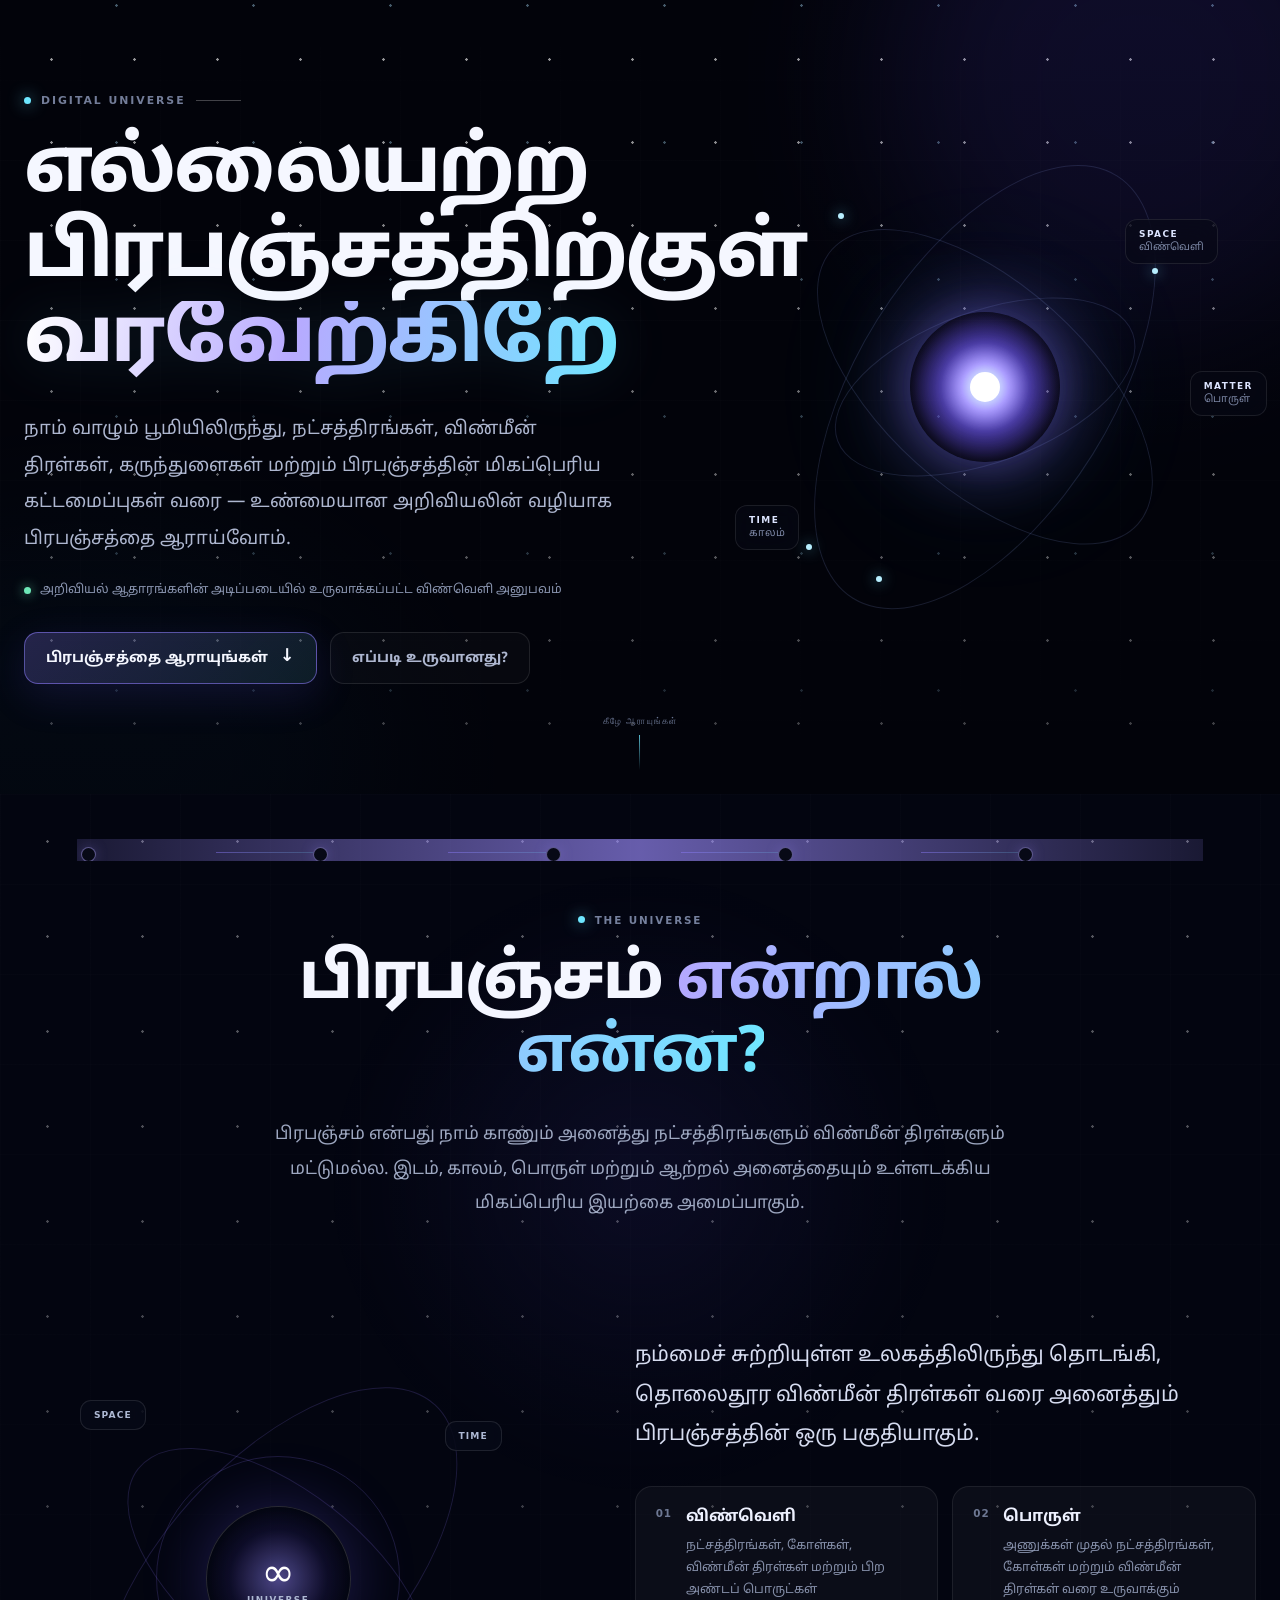
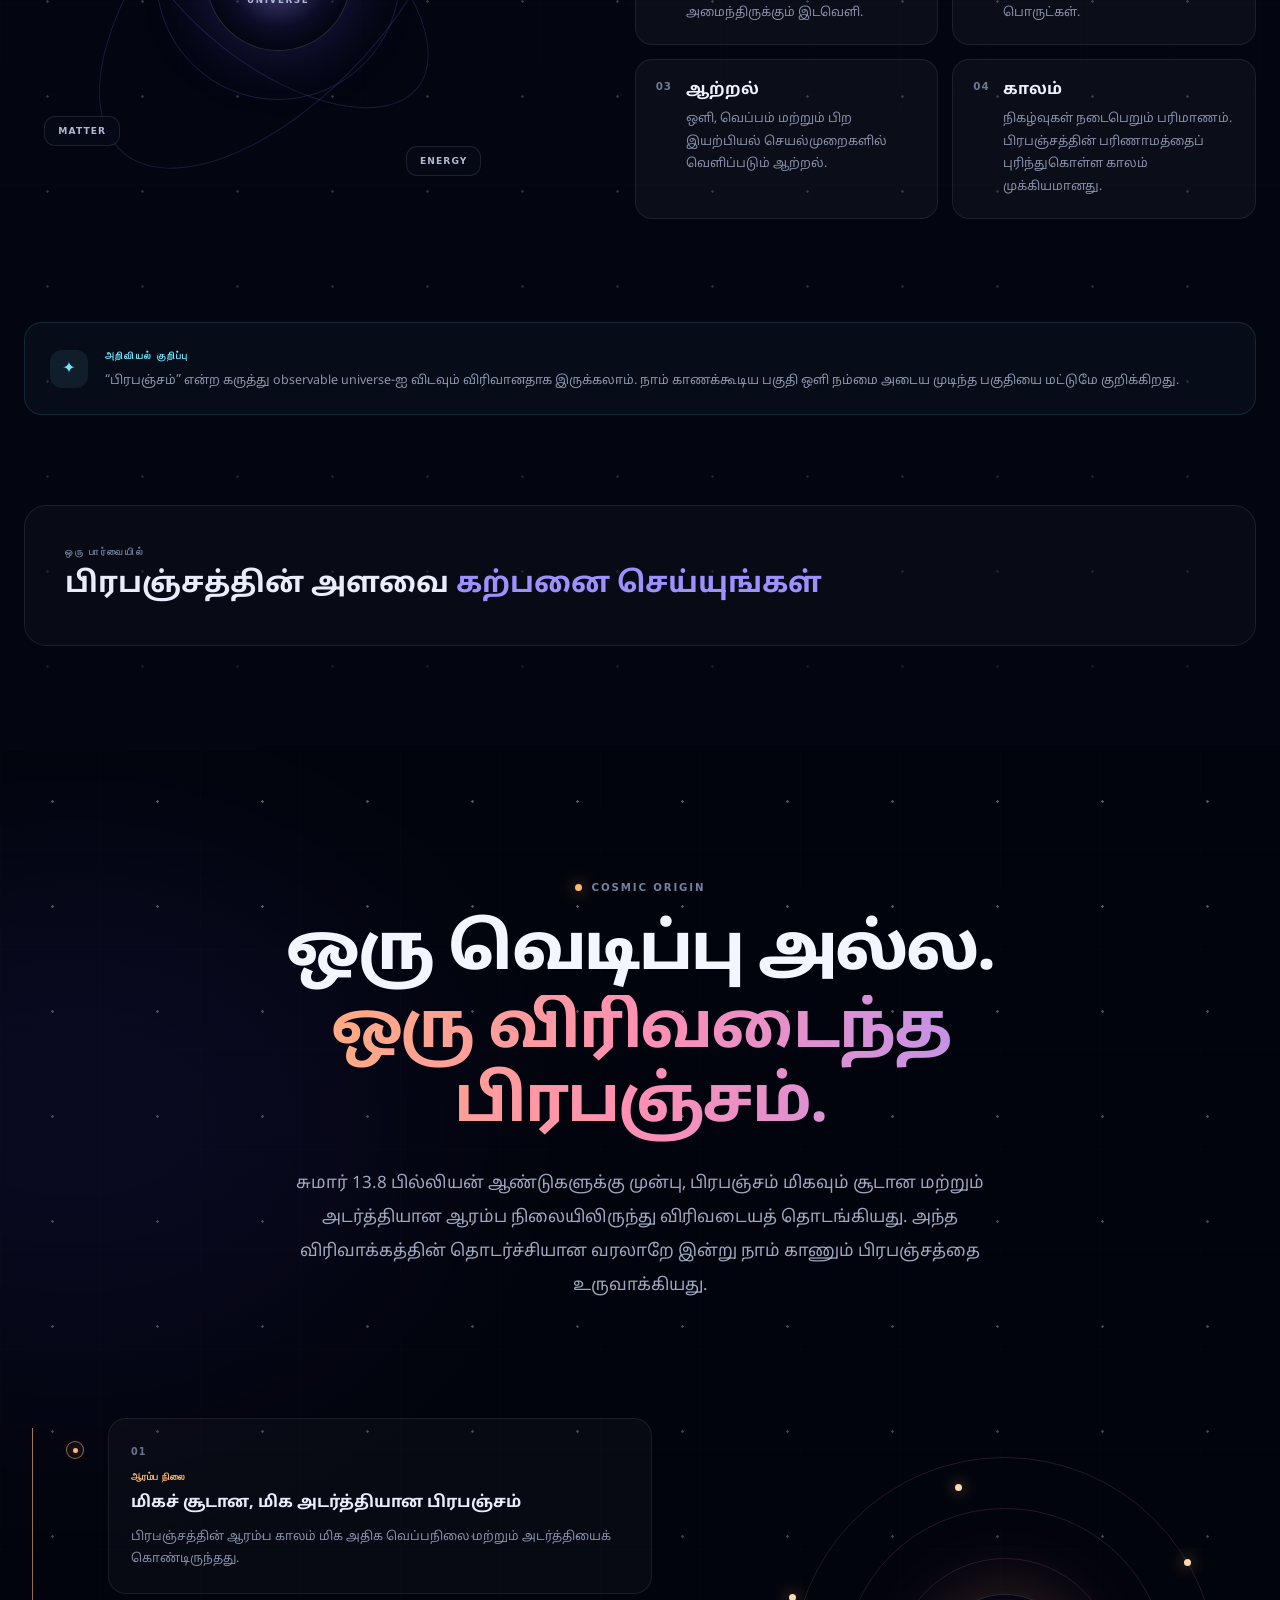
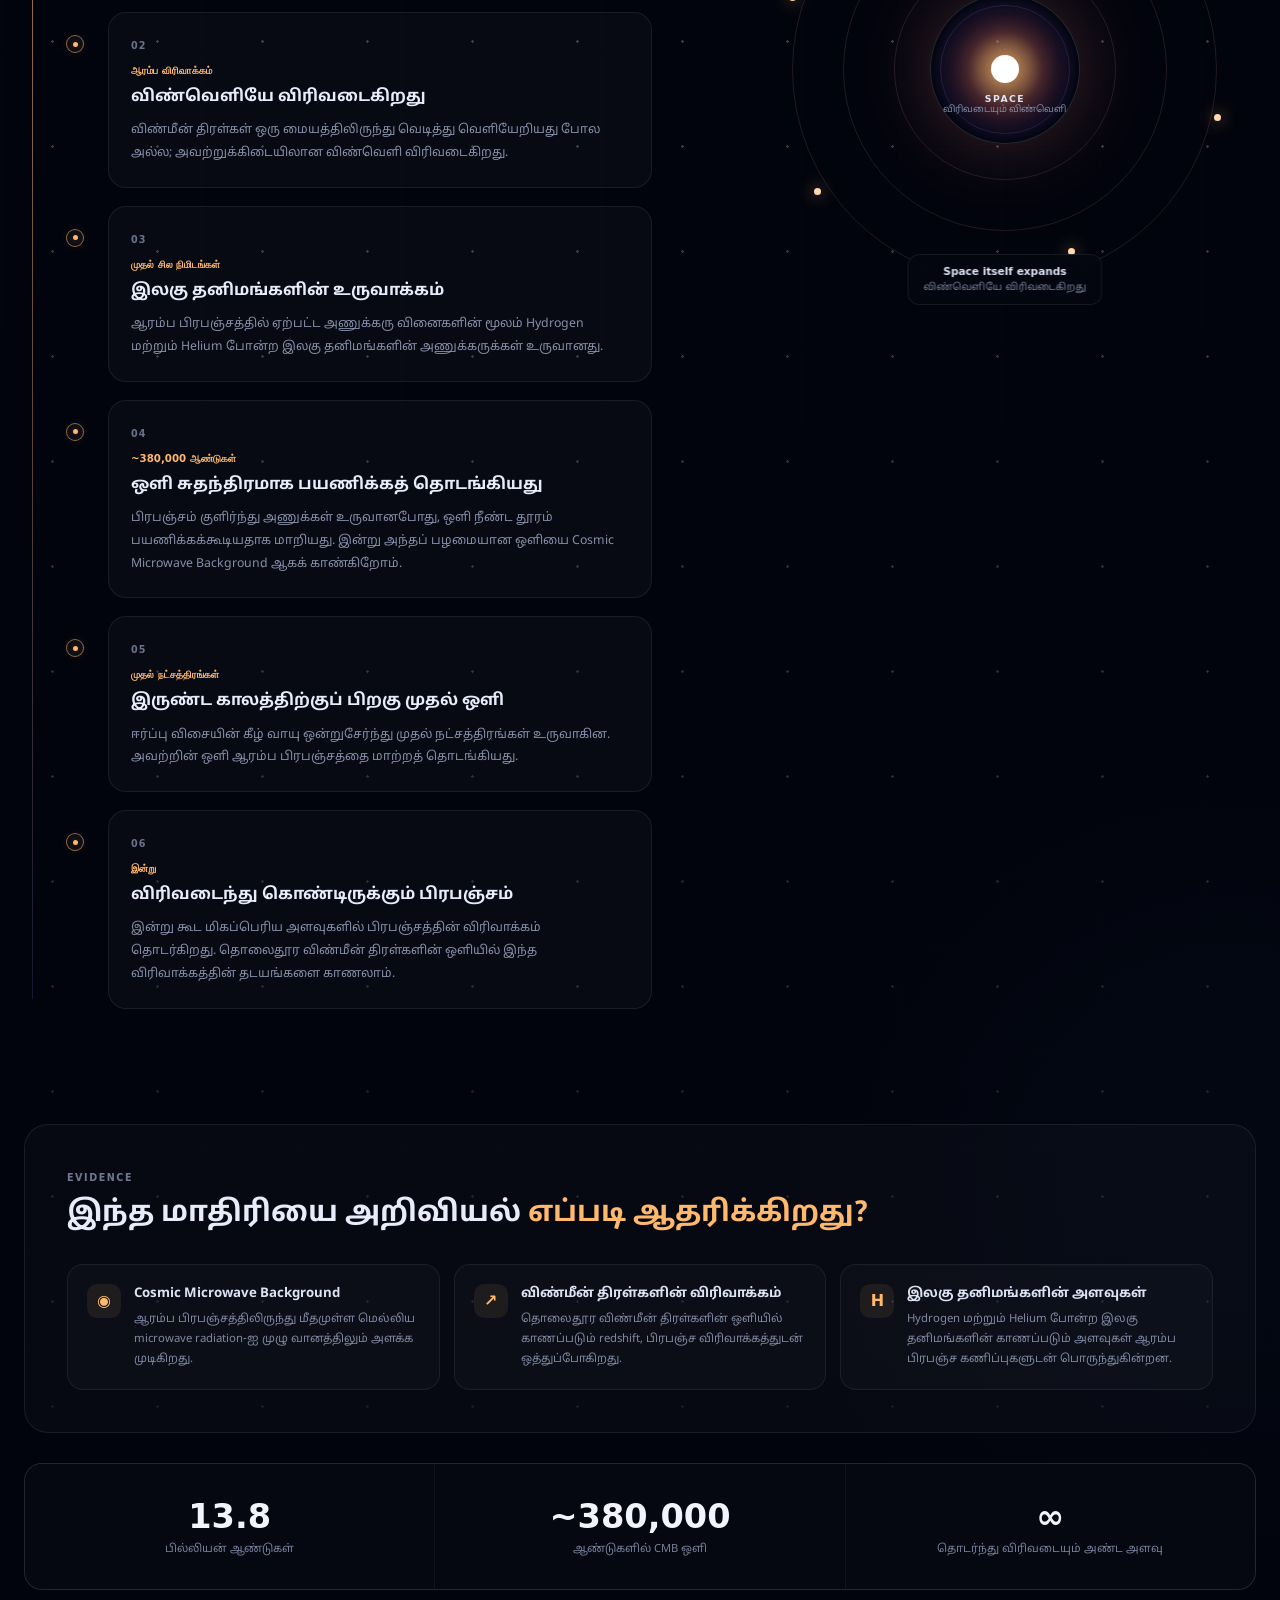
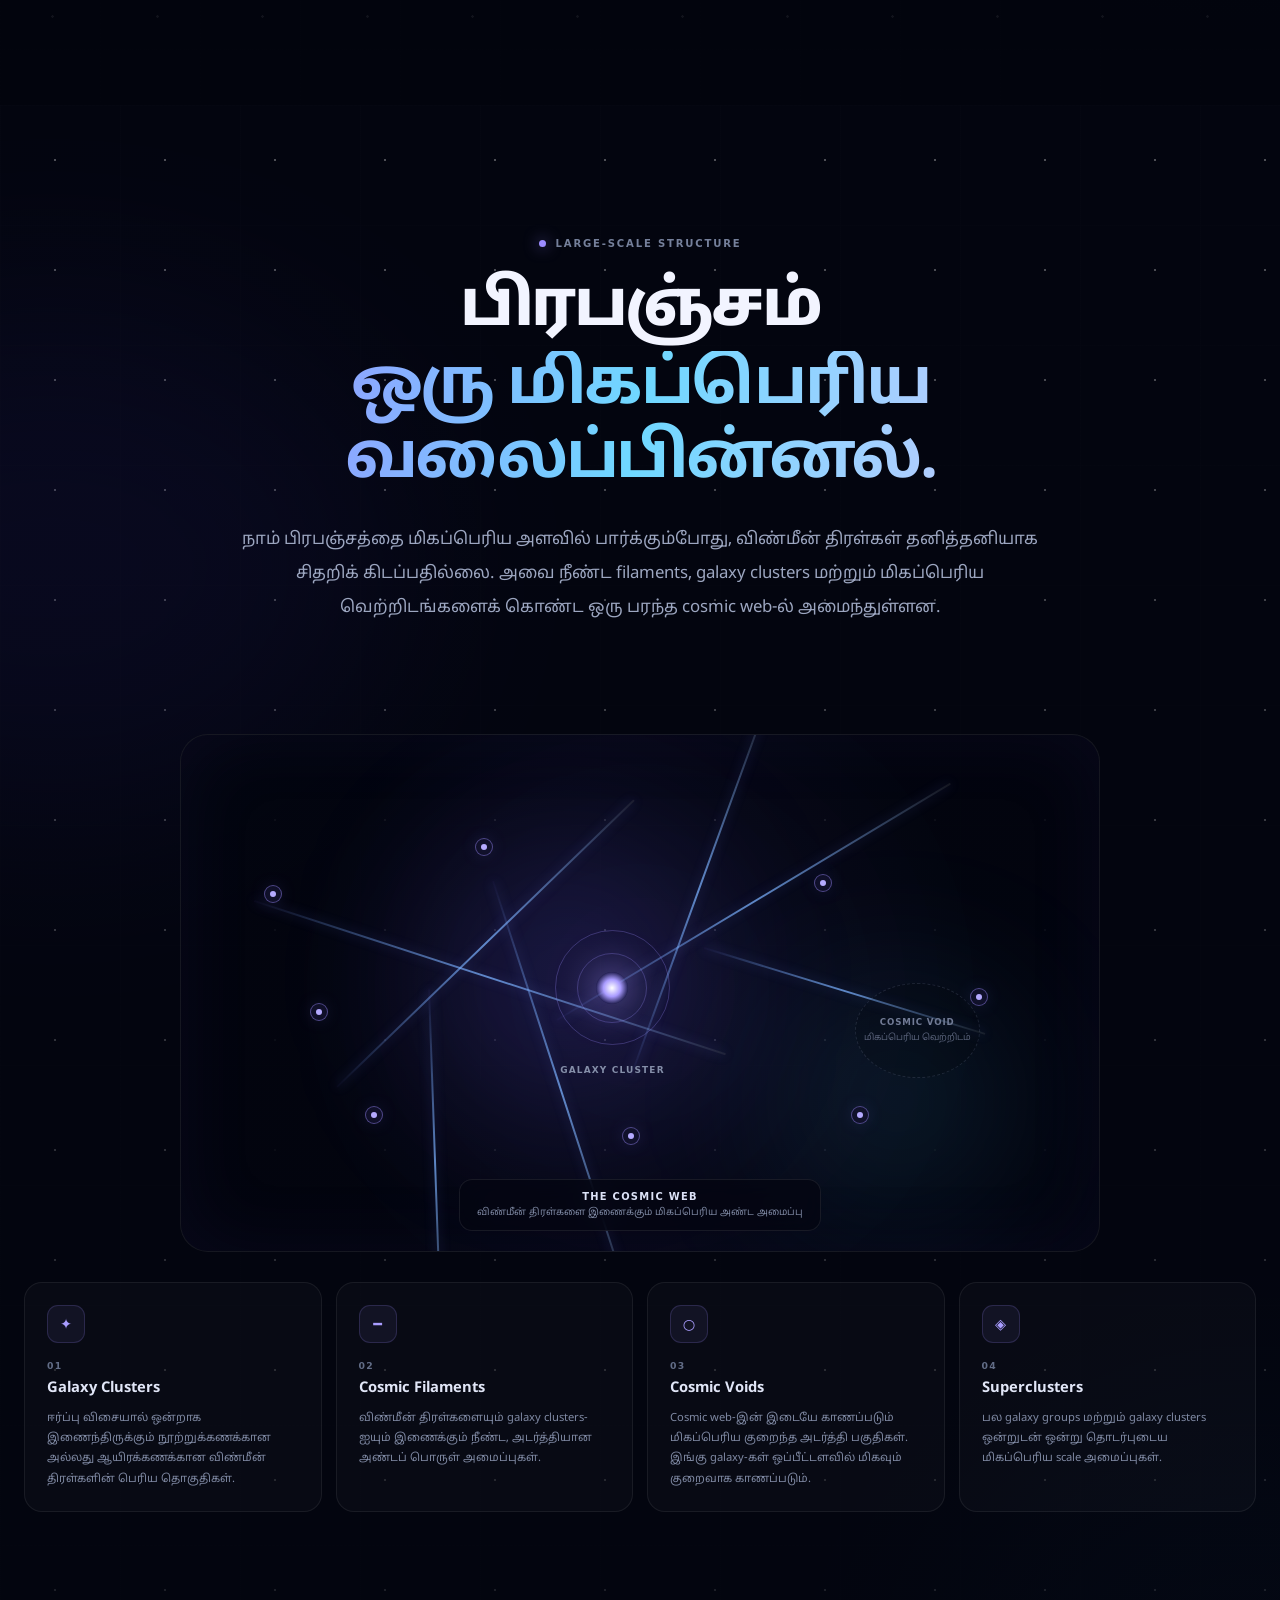
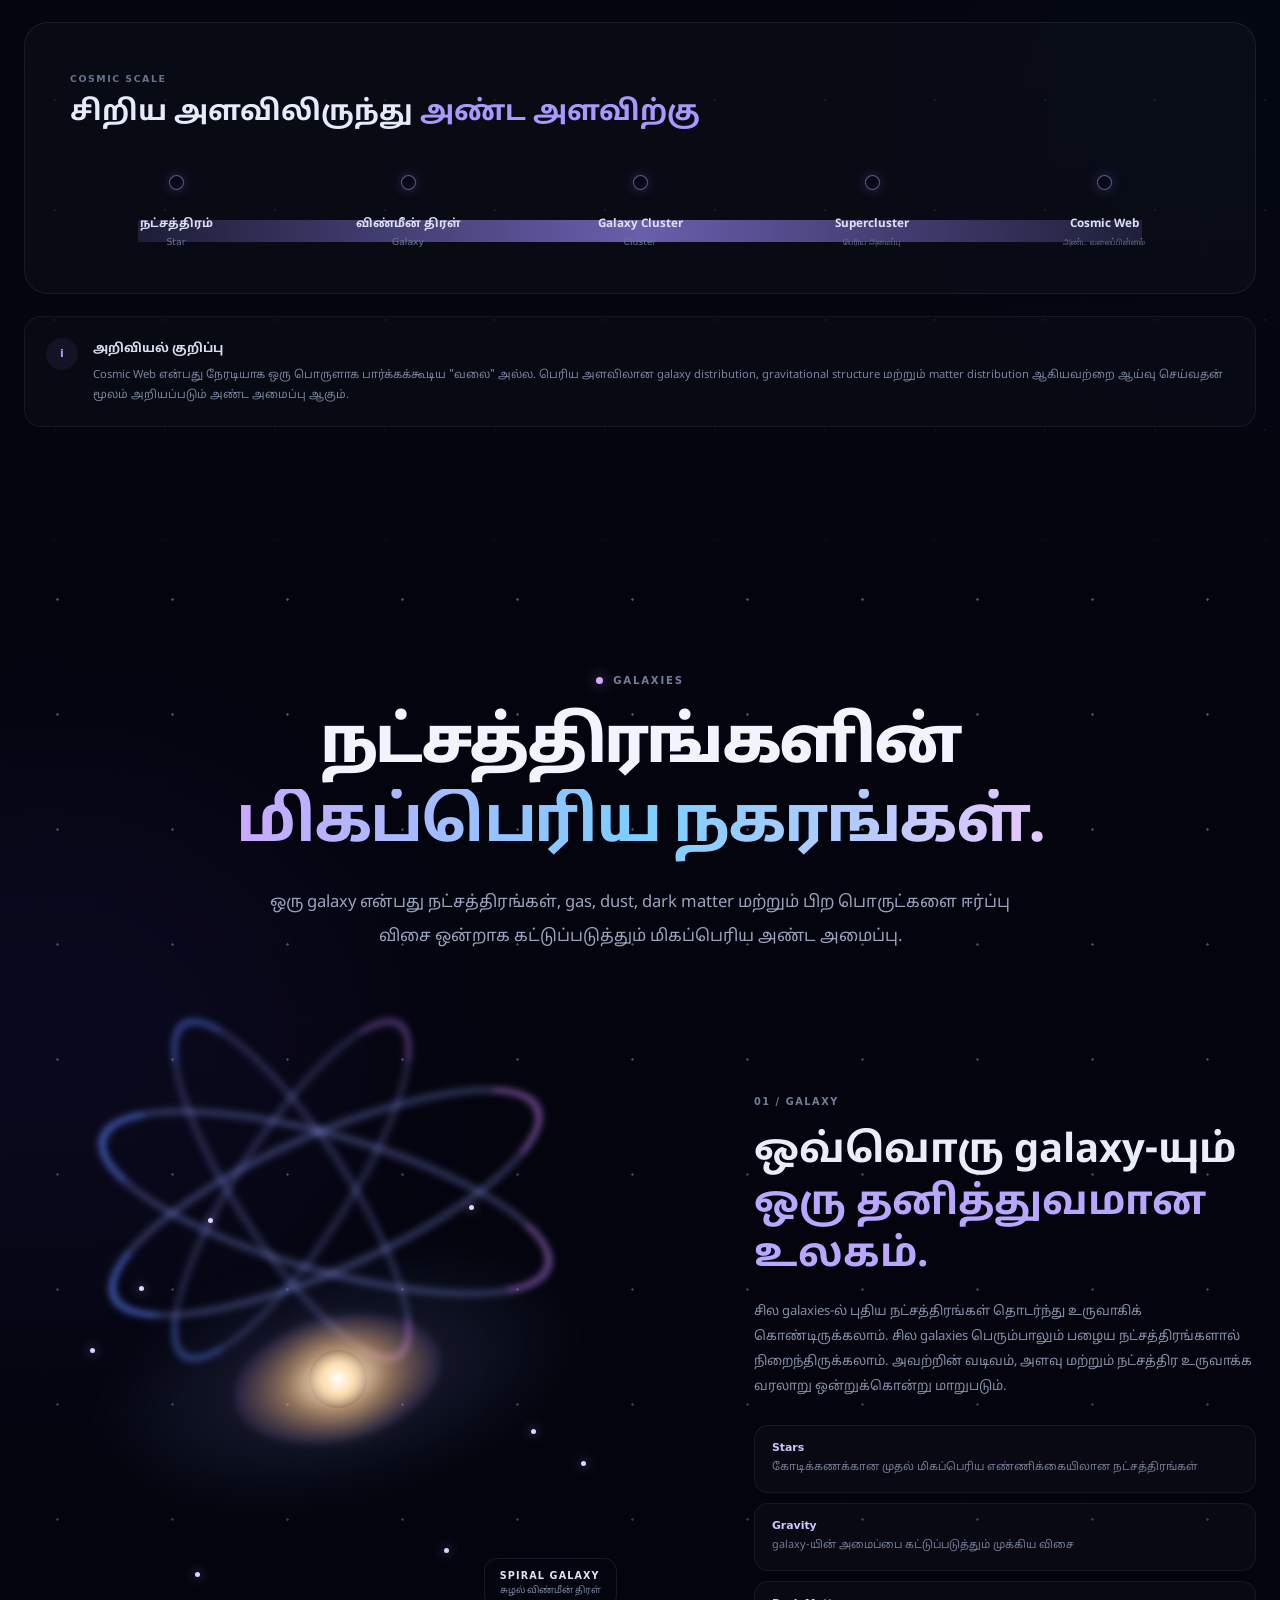
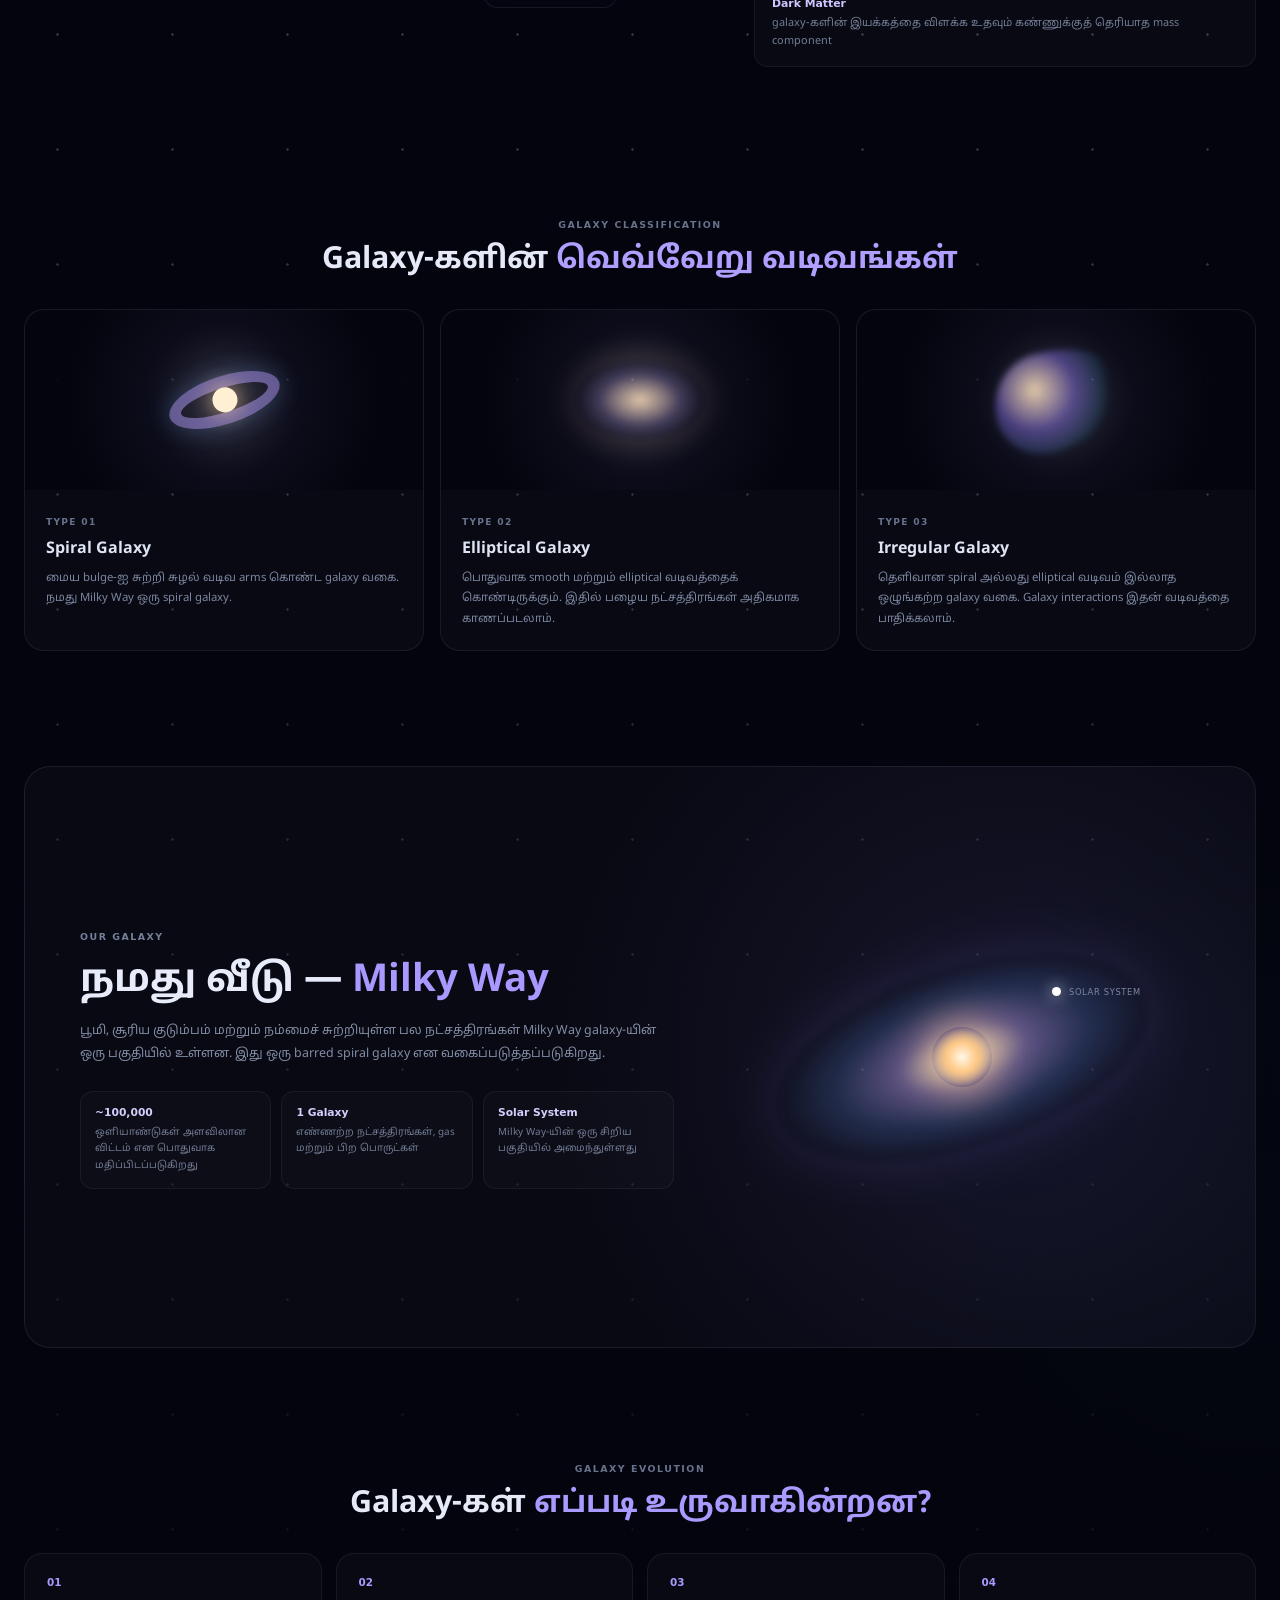
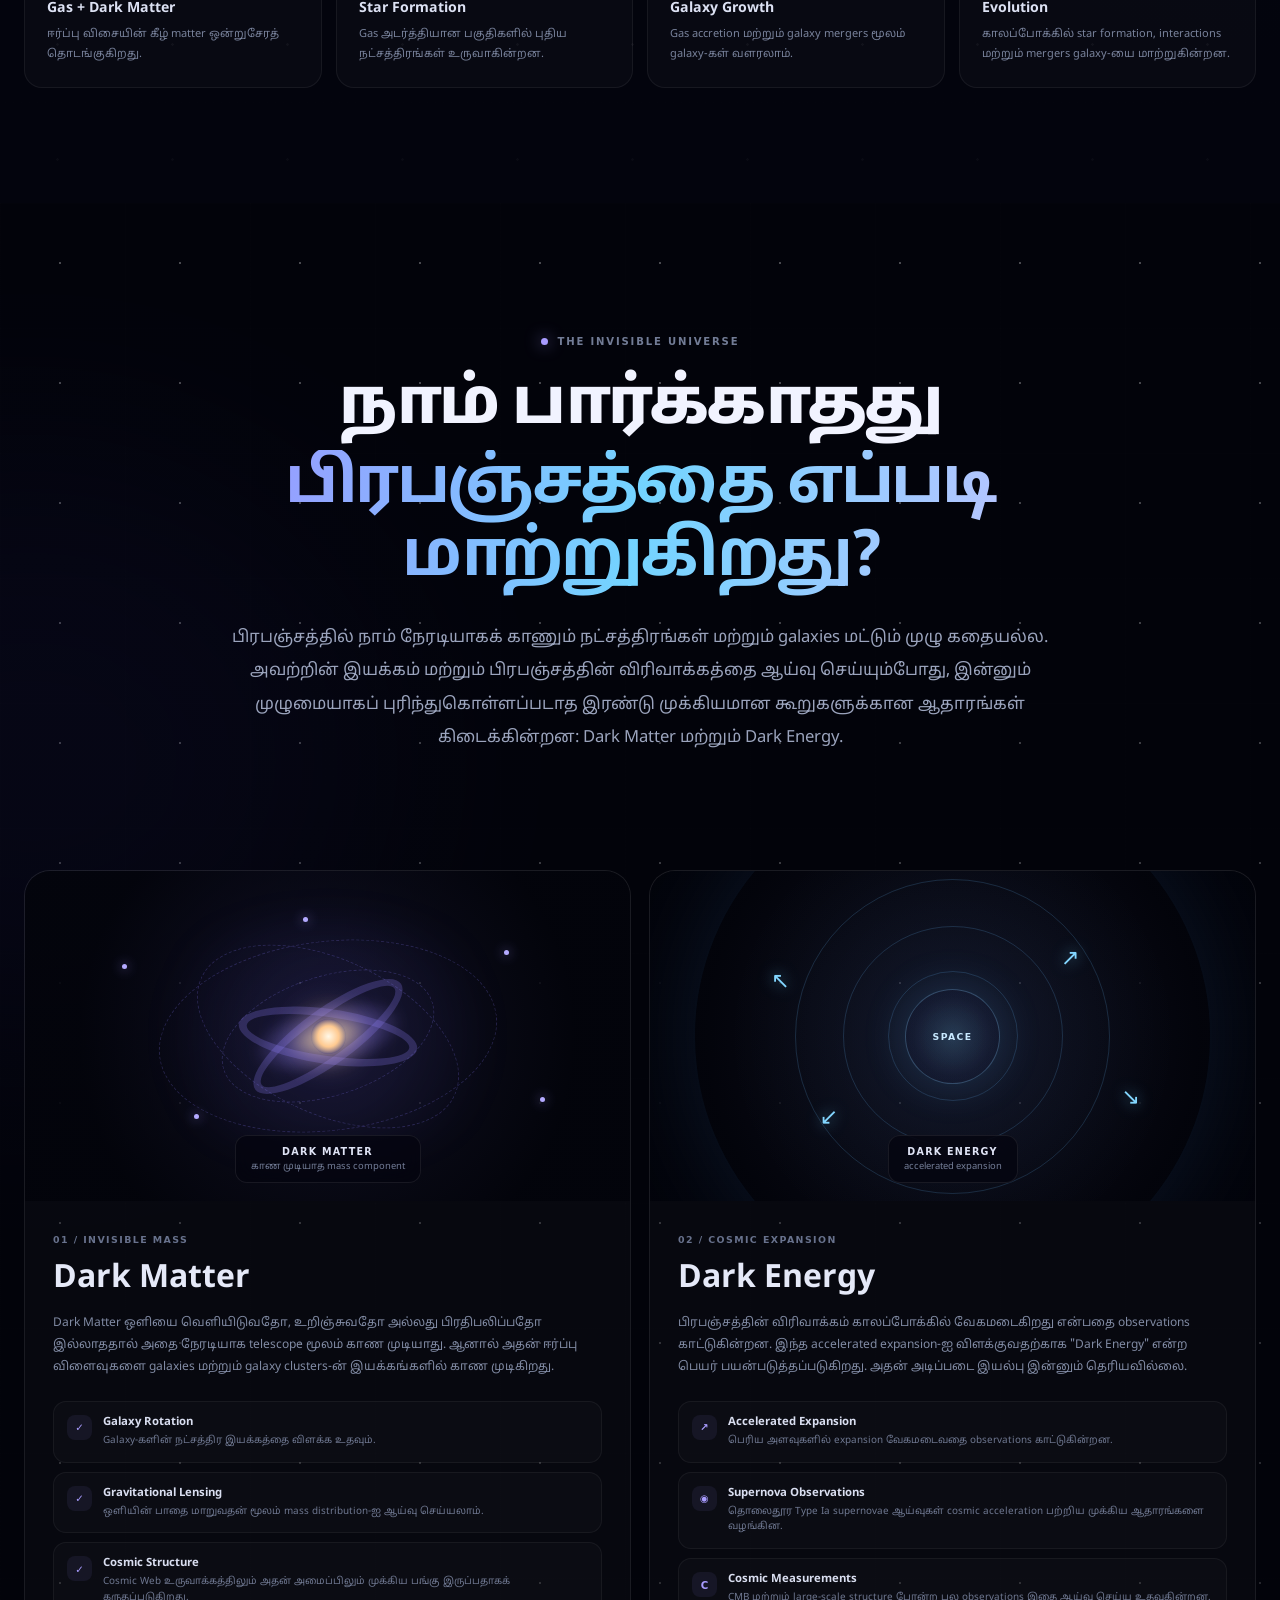
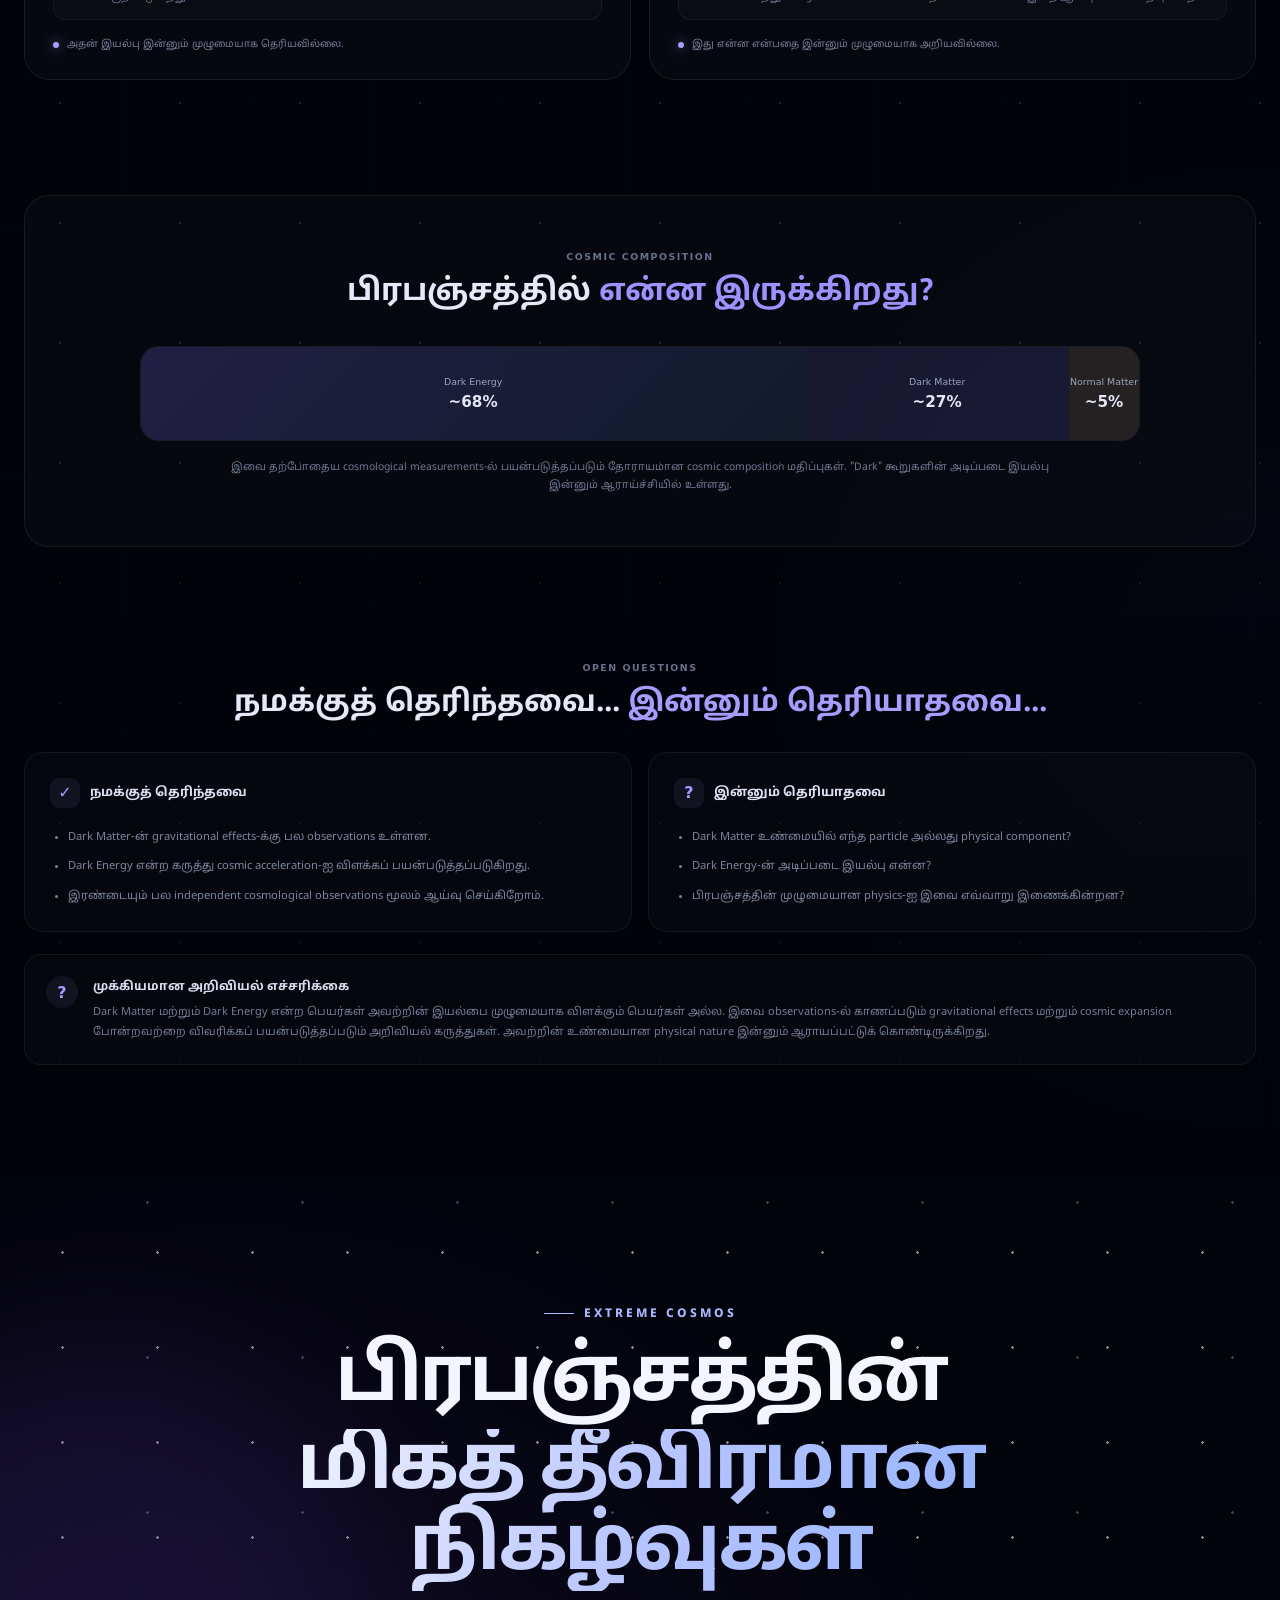
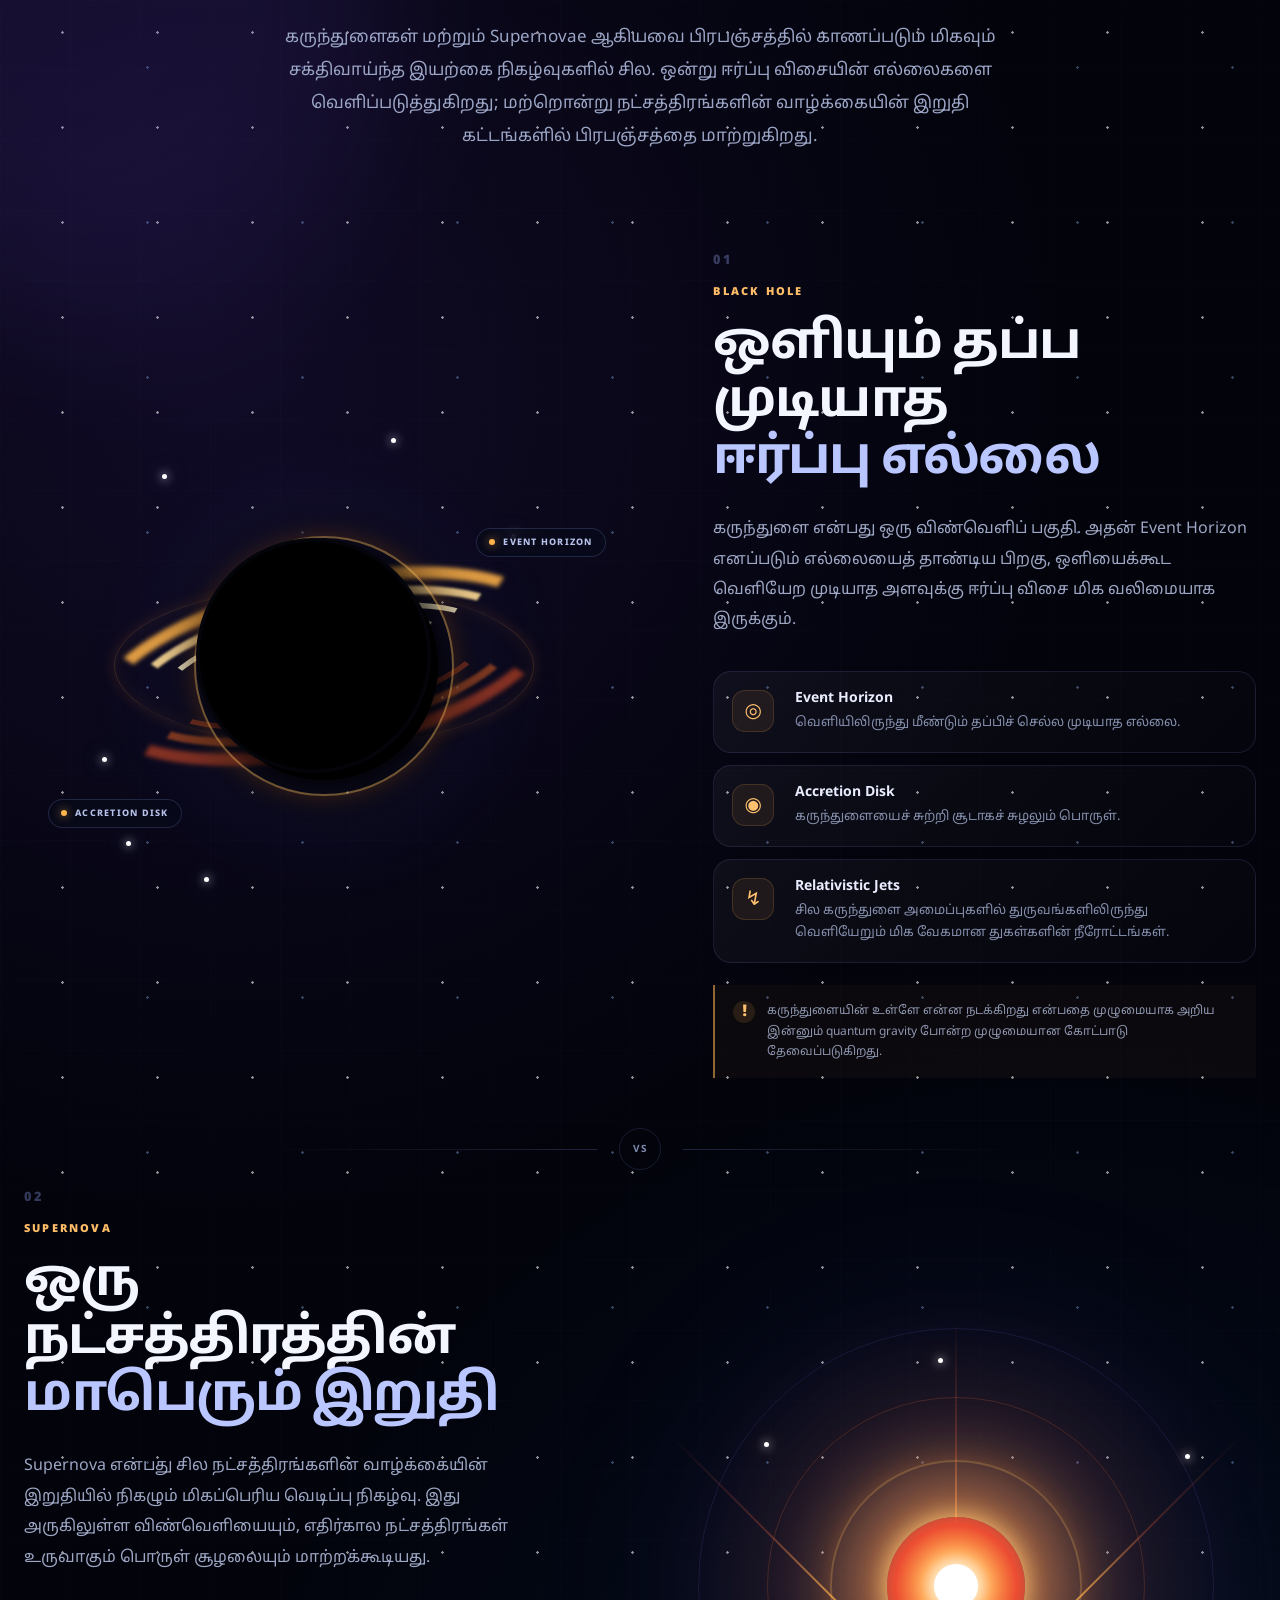
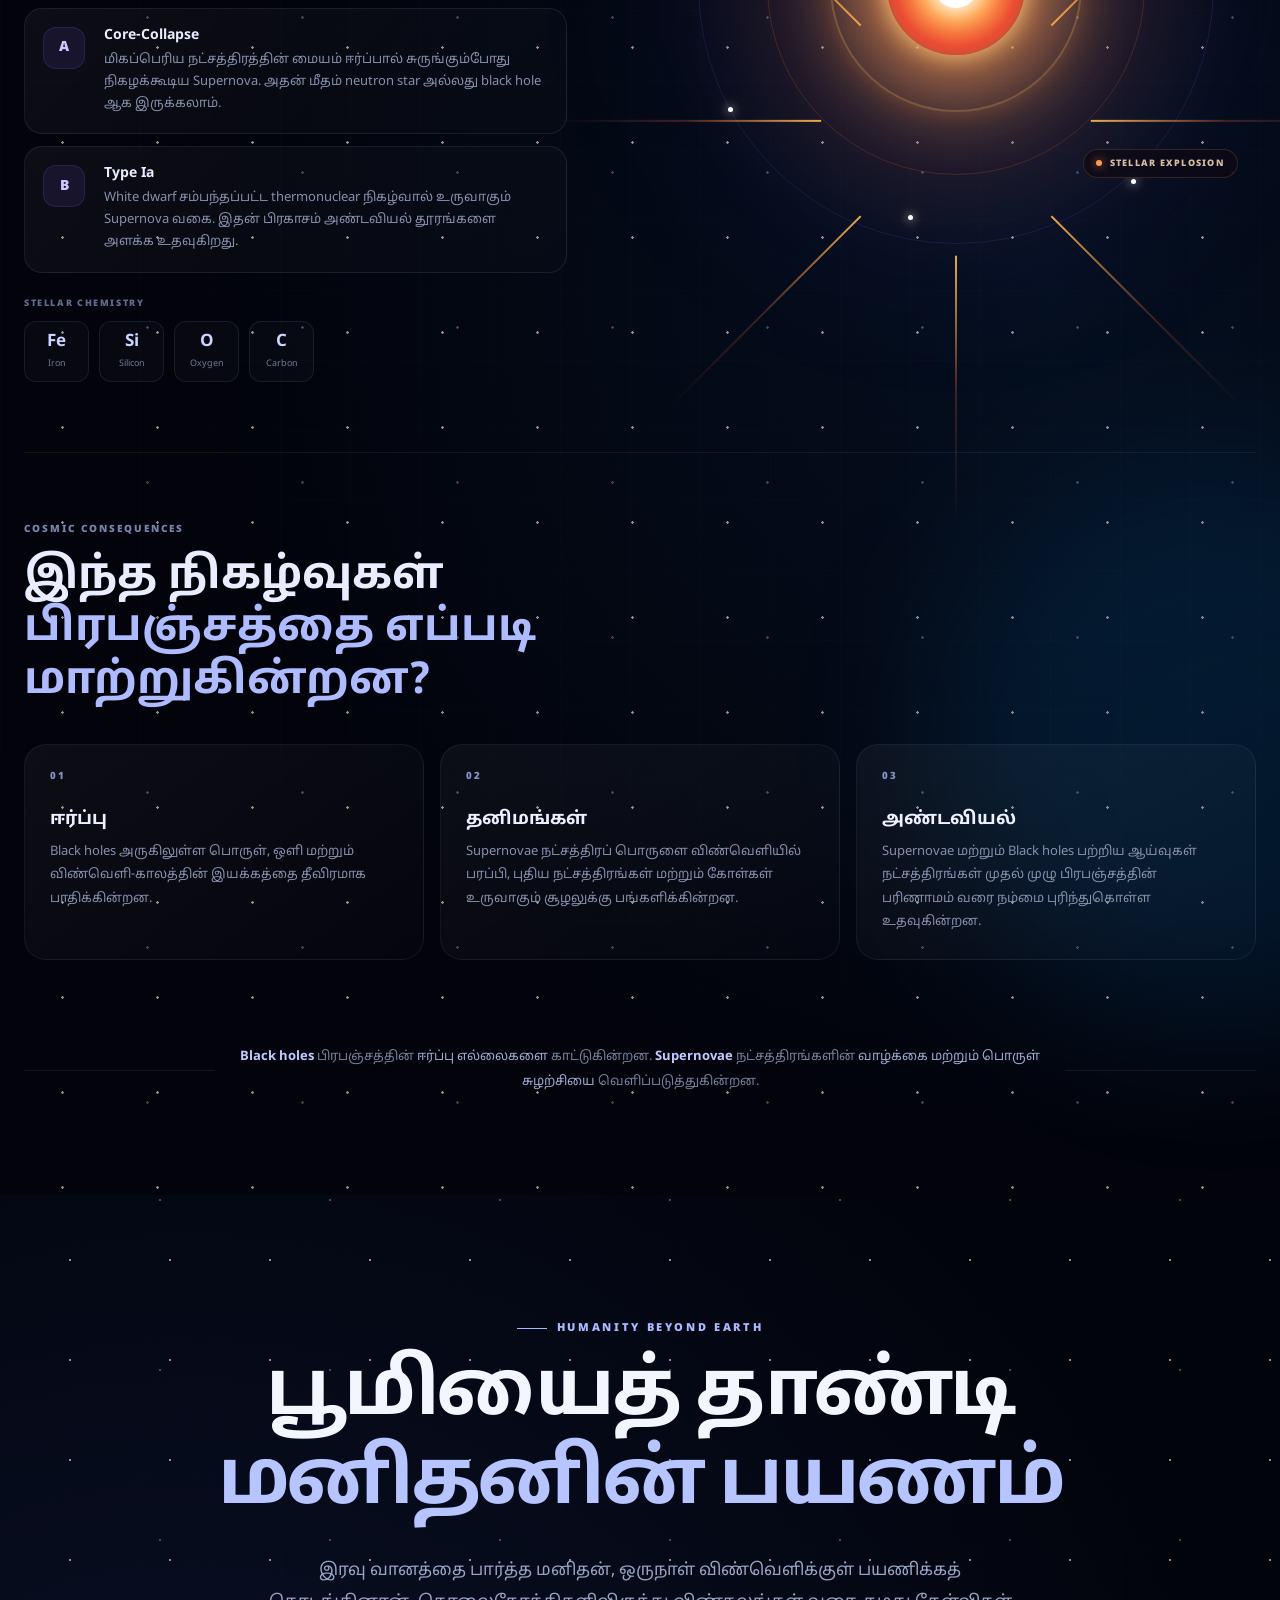
<file: universe.html>
<!DOCTYPE html>
<html lang="ta">
<head>

    <meta charset="UTF-8">

    <meta
        name="viewport"
        content="width=device-width, initial-scale=1.0"
    >

    <meta
        name="description"
        content="Digital Universe — உண்மையான பிரபஞ்சத்தை அறிவியல் மூலம் ஆராயும் தமிழ் விண்வெளி அனுபவம்."
    >

    <meta
        name="theme-color"
        content="#02030a"
    >

    <title>
        Digital Universe | பிரபஞ்சம்
    </title>


    <!-- GOOGLE FONT -->

    <link
        rel="preconnect"
        href="https://fonts.googleapis.com"
    >

    <link
        rel="preconnect"
        href="https://fonts.gstatic.com"
        crossorigin
    >

    <link
        href="https://fonts.googleapis.com/css2?family=Noto+Sans+Tamil:wght@400;500;600;700;800&display=swap"
        rel="stylesheet"
    >


    <!-- MAIN CSS -->

    <link
        rel="stylesheet"
        href="universe.css"
    >

</head>


<body>


    <!-- ==================================================
         DIGITAL UNIVERSE
         HERO SECTION
         ================================================== -->

    <main class="universe-page">


        <section
            class="universe-hero"
            id="universeHero"
        >


            <!-- BACKGROUND -->

            <div
                class="hero-background"
                aria-hidden="true"
            >

                <div class="hero-stars"></div>

                <div class="hero-nebula hero-nebula-one"></div>

                <div class="hero-nebula hero-nebula-two"></div>

                <div class="hero-grid"></div>

            </div>



            <!-- CONTENT -->

            <div class="hero-container">


                <div class="hero-content">


                    <div class="hero-kicker">

                        <span class="kicker-dot"></span>

                        DIGITAL UNIVERSE

                        <span class="kicker-line"></span>

                    </div>


                    <h1 class="hero-title">

                        <span>
                            எல்லையற்ற
                        </span>

                        <span>
                            பிரபஞ்சத்திற்குள்
                        </span>

                        <strong>
                            வரவேற்கிறோம்
                        </strong>

                    </h1>


                    <p class="hero-description">

                        நாம் வாழும் பூமியிலிருந்து,
                        நட்சத்திரங்கள், விண்மீன் திரள்கள்,
                        கருந்துளைகள் மற்றும் பிரபஞ்சத்தின்
                        மிகப்பெரிய கட்டமைப்புகள் வரை —
                        உண்மையான அறிவியலின் வழியாக
                        பிரபஞ்சத்தை ஆராய்வோம்.

                    </p>


                    <div class="hero-status">

                        <span class="status-icon"></span>

                        அறிவியல் ஆதாரங்களின் அடிப்படையில்
                        உருவாக்கப்பட்ட விண்வெளி அனுபவம்

                    </div>


                    <div class="hero-actions">


                        <a
                            href="#universeIntroduction"
                            class="hero-button hero-button-primary"
                        >

                            <span>
                                பிரபஞ்சத்தை ஆராயுங்கள்
                            </span>

                            <span
                                class="button-arrow"
                                aria-hidden="true"
                            >
                                ↓
                            </span>

                        </a>


                        <a
                            href="#universeIntroduction"
                            class="hero-button hero-button-secondary"
                        >

                            எப்படி உருவானது?

                        </a>


                    </div>


                </div>



                <!-- COSMIC VISUAL -->

                <div
                    class="hero-cosmic-visual"
                    aria-hidden="true"
                >


                    <div class="cosmic-orbit cosmic-orbit-one"></div>

                    <div class="cosmic-orbit cosmic-orbit-two"></div>

                    <div class="cosmic-orbit cosmic-orbit-three"></div>


                    <div class="cosmic-core">

                        <div class="core-glow"></div>

                        <div class="core-light"></div>

                    </div>


                    <div class="cosmic-particle particle-one"></div>

                    <div class="cosmic-particle particle-two"></div>

                    <div class="cosmic-particle particle-three"></div>

                    <div class="cosmic-particle particle-four"></div>


                    <div class="cosmic-label label-space">

                        <span>
                            SPACE
                        </span>

                        <small>
                            விண்வெளி
                        </small>

                    </div>


                    <div class="cosmic-label label-time">

                        <span>
                            TIME
                        </span>

                        <small>
                            காலம்
                        </small>

                    </div>


                    <div class="cosmic-label label-matter">

                        <span>
                            MATTER
                        </span>

                        <small>
                            பொருள்
                        </small>

                    </div>


                </div>


            </div>



            <!-- SCROLL INDICATOR -->

            <div
                class="hero-scroll"
                aria-hidden="true"
            >

                <span>
                    கீழே ஆராயுங்கள்
                </span>

                <div class="scroll-line"></div>

            </div>


        </section>



        <!-- ==================================================
             SECTION 02 WILL START HERE
             ================================================== -->

<section
    class="universe-introduction"
    id="universeIntroduction"
>


    <!-- ==================================================
         INTRODUCTION BACKGROUND
         ================================================== -->

    <div
        class="introduction-background"
        aria-hidden="true"
    >

        <div class="introduction-stars"></div>

        <div class="introduction-glow"></div>

        <div class="introduction-grid"></div>

    </div>



    <!-- ==================================================
         INTRODUCTION CONTAINER
         ================================================== -->

    <div class="introduction-container">


        <!-- SECTION HEADER -->

        <header class="introduction-header">


            <div class="introduction-kicker">

                <span></span>

                THE UNIVERSE

            </div>


            <h2 class="introduction-title">

                பிரபஞ்சம்
                <strong>என்றால் என்ன?</strong>

            </h2>


            <p class="introduction-subtitle">

                பிரபஞ்சம் என்பது நாம் காணும் அனைத்து
                நட்சத்திரங்களும் விண்மீன் திரள்களும்
                மட்டுமல்ல. இடம், காலம், பொருள் மற்றும்
                ஆற்றல் அனைத்தையும் உள்ளடக்கிய
                மிகப்பெரிய இயற்கை அமைப்பாகும்.

            </p>


        </header>



        <!-- ==================================================
             MAIN INTRODUCTION
             ================================================== -->

        <div class="introduction-main">


            <!-- LEFT COSMIC VISUAL -->

            <div
                class="introduction-visual"
                aria-hidden="true"
            >


                <div class="intro-orbit intro-orbit-one"></div>

                <div class="intro-orbit intro-orbit-two"></div>

                <div class="intro-orbit intro-orbit-three"></div>


                <div class="intro-center">

                    <span class="intro-center-symbol">
                        ∞
                    </span>

                    <span class="intro-center-label">
                        UNIVERSE
                    </span>

                </div>


                <div class="intro-node intro-node-space">

                    <span>SPACE</span>

                </div>


                <div class="intro-node intro-node-time">

                    <span>TIME</span>

                </div>


                <div class="intro-node intro-node-matter">

                    <span>MATTER</span>

                </div>


                <div class="intro-node intro-node-energy">

                    <span>ENERGY</span>

                </div>


            </div>



            <!-- RIGHT CONTENT -->

            <div class="introduction-content">


                <p class="introduction-lead">

                    நம்மைச் சுற்றியுள்ள உலகத்திலிருந்து
                    தொடங்கி, தொலைதூர விண்மீன் திரள்கள்
                    வரை அனைத்தும் பிரபஞ்சத்தின் ஒரு பகுதியாகும்.

                </p>



                <!-- CONCEPT CARDS -->

                <div class="universe-concepts">


                    <article class="universe-concept-card">

                        <div class="concept-number">
                            01
                        </div>

                        <div class="concept-content">

                            <h3>
                                விண்வெளி
                            </h3>

                            <p>
                                நட்சத்திரங்கள், கோள்கள்,
                                விண்மீன் திரள்கள் மற்றும்
                                பிற அண்டப் பொருட்கள்
                                அமைந்திருக்கும் இடவெளி.
                            </p>

                        </div>

                    </article>



                    <article class="universe-concept-card">

                        <div class="concept-number">
                            02
                        </div>

                        <div class="concept-content">

                            <h3>
                                பொருள்
                            </h3>

                            <p>
                                அணுக்கள் முதல் நட்சத்திரங்கள்,
                                கோள்கள் மற்றும் விண்மீன்
                                திரள்கள் வரை உருவாக்கும்
                                பொருட்கள்.
                            </p>

                        </div>

                    </article>



                    <article class="universe-concept-card">

                        <div class="concept-number">
                            03
                        </div>

                        <div class="concept-content">

                            <h3>
                                ஆற்றல்
                            </h3>

                            <p>
                                ஒளி, வெப்பம் மற்றும் பிற
                                இயற்பியல் செயல்முறைகளில்
                                வெளிப்படும் ஆற்றல்.
                            </p>

                        </div>

                    </article>



                    <article class="universe-concept-card">

                        <div class="concept-number">
                            04
                        </div>

                        <div class="concept-content">

                            <h3>
                                காலம்
                            </h3>

                            <p>
                                நிகழ்வுகள் நடைபெறும்
                                பரிமாணம். பிரபஞ்சத்தின்
                                பரிணாமத்தைப் புரிந்துகொள்ள
                                காலம் முக்கியமானது.
                            </p>

                        </div>

                    </article>


                </div>


            </div>

        </div>



        <!-- ==================================================
             SCIENCE NOTE
             ================================================== -->

        <aside class="introduction-science-note">


            <div class="science-note-icon">
                ✦
            </div>


            <div class="science-note-content">

                <span>
                    அறிவியல் குறிப்பு
                </span>

                <p>

                    “பிரபஞ்சம்” என்ற கருத்து observable
                    universe-ஐ விடவும் விரிவானதாக இருக்கலாம்.
                    நாம் காணக்கூடிய பகுதி ஒளி நம்மை அடைய
                    முடிந்த பகுதியை மட்டுமே குறிக்கிறது.

                </p>

            </div>


        </aside>



        <!-- ==================================================
             COSMIC SCALE
             ================================================== -->

        <div class="cosmic-scale-section">


            <div class="scale-title">

                <span>
                    ஒரு பார்வையில்
                </span>

                <h3>
                    பிரபஞ்சத்தின் அளவை
                    <strong>கற்பனை செய்யுங்கள்</strong>
                </h3>

            </div>


            <div class="scale-line">


                <div class="scale-point">

                    <span class="scale-dot"></span>

                    <strong>
                        பூமி
                    </strong>

                    <small>
                        Earth
                    </small>

                </div>


                <div class="scale-connector"></div>


                <div class="scale-point">

                    <span class="scale-dot"></span>

                    <strong>
                        சூரிய குடும்பம்
                    </strong>

                    <small>
                        Solar System
                    </small>

                </div>


                <div class="scale-connector"></div>


                <div class="scale-point">

                    <span class="scale-dot"></span>

                    <strong>
                        பால்வெளி
                    </strong>

                    <small>
                        Milky Way
                    </small>

                </div>


                <div class="scale-connector"></div>


                <div class="scale-point">

                    <span class="scale-dot"></span>

                    <strong>
                        விண்மீன் திரள்கள்
                    </strong>

                    <small>
                        Galaxies
                    </small>

                </div>


                <div class="scale-connector"></div>


                <div class="scale-point scale-point-final">

                    <span class="scale-dot"></span>

                    <strong>
                        காணக்கூடிய பிரபஞ்சம்
                    </strong>

                    <small>
                        Observable Universe
                    </small>

                </div>


            </div>


        </div>


    </div>

</section>
<!-- ==================================================
     PART 03
     BIG BANG — THE BEGINNING
     ================================================== -->

<section
    class="bigbang-section"
    id="bigBang"
>


    <!-- ==================================================
         BACKGROUND
         ================================================== -->

    <div
        class="bigbang-background"
        aria-hidden="true"
    >

        <div class="bigbang-stars"></div>

        <div class="bigbang-nebula bigbang-nebula-one"></div>

        <div class="bigbang-nebula bigbang-nebula-two"></div>

        <div class="bigbang-grid"></div>

    </div>



    <!-- ==================================================
         CONTAINER
         ================================================== -->

    <div class="bigbang-container">


        <!-- ==================================================
             HEADER
             ================================================== -->

        <header class="bigbang-header">


            <div class="bigbang-kicker">

                <span></span>

                COSMIC ORIGIN

            </div>


            <h2 class="bigbang-title">

                ஒரு வெடிப்பு அல்ல.

                <strong>
                    ஒரு விரிவடைந்த பிரபஞ்சம்.
                </strong>

            </h2>


            <p class="bigbang-intro">

                சுமார் 13.8 பில்லியன் ஆண்டுகளுக்கு முன்பு,
                பிரபஞ்சம் மிகவும் சூடான மற்றும் அடர்த்தியான
                ஆரம்ப நிலையிலிருந்து விரிவடையத் தொடங்கியது.
                அந்த விரிவாக்கத்தின் தொடர்ச்சியான வரலாறே
                இன்று நாம் காணும் பிரபஞ்சத்தை உருவாக்கியது.

            </p>


        </header>



        <!-- ==================================================
             BIG BANG MAIN
             ================================================== -->

        <div class="bigbang-main">


            <!-- ==================================================
                 COSMIC TIMELINE
                 ================================================== -->

            <div class="bigbang-timeline">


                <div class="timeline-line"></div>


                <!-- EVENT 01 -->

                <article class="timeline-event">


                    <div class="timeline-marker">

                        <span></span>

                    </div>


                    <div class="timeline-card">


                        <span class="timeline-number">
                            01
                        </span>


                        <span class="timeline-time">
                            ஆரம்ப நிலை
                        </span>


                        <h3>
                            மிகச் சூடான,
                            மிக அடர்த்தியான பிரபஞ்சம்
                        </h3>


                        <p>

                            பிரபஞ்சத்தின் ஆரம்ப காலம்
                            மிக அதிக வெப்பநிலை மற்றும்
                            அடர்த்தியைக் கொண்டிருந்தது.

                        </p>


                    </div>


                </article>



                <!-- EVENT 02 -->

                <article class="timeline-event">


                    <div class="timeline-marker">

                        <span></span>

                    </div>


                    <div class="timeline-card">


                        <span class="timeline-number">
                            02
                        </span>


                        <span class="timeline-time">
                            ஆரம்ப விரிவாக்கம்
                        </span>


                        <h3>
                            விண்வெளியே விரிவடைகிறது
                        </h3>


                        <p>

                            விண்மீன் திரள்கள் ஒரு மையத்திலிருந்து
                            வெடித்து வெளியேறியது போல அல்ல;
                            அவற்றுக்கிடையிலான விண்வெளி
                            விரிவடைகிறது.

                        </p>


                    </div>


                </article>



                <!-- EVENT 03 -->

                <article class="timeline-event">


                    <div class="timeline-marker">

                        <span></span>

                    </div>


                    <div class="timeline-card">


                        <span class="timeline-number">
                            03
                        </span>


                        <span class="timeline-time">
                            முதல் சில நிமிடங்கள்
                        </span>


                        <h3>
                            இலகு தனிமங்களின் உருவாக்கம்
                        </h3>


                        <p>

                            ஆரம்ப பிரபஞ்சத்தில் ஏற்பட்ட
                            அணுக்கரு வினைகளின் மூலம்
                            Hydrogen மற்றும் Helium போன்ற
                            இலகு தனிமங்களின் அணுக்கருக்கள்
                            உருவானது.

                        </p>


                    </div>


                </article>



                <!-- EVENT 04 -->

                <article class="timeline-event">


                    <div class="timeline-marker">

                        <span></span>

                    </div>


                    <div class="timeline-card">


                        <span class="timeline-number">
                            04
                        </span>


                        <span class="timeline-time">
                            ~380,000 ஆண்டுகள்
                        </span>


                        <h3>
                            ஒளி சுதந்திரமாக பயணிக்கத் தொடங்கியது
                        </h3>


                        <p>

                            பிரபஞ்சம் குளிர்ந்து அணுக்கள்
                            உருவானபோது, ஒளி நீண்ட தூரம்
                            பயணிக்கக்கூடியதாக மாறியது.
                            இன்று அந்தப் பழமையான ஒளியை
                            Cosmic Microwave Background
                            ஆகக் காண்கிறோம்.

                        </p>


                    </div>


                </article>



                <!-- EVENT 05 -->

                <article class="timeline-event">


                    <div class="timeline-marker">

                        <span></span>

                    </div>


                    <div class="timeline-card">


                        <span class="timeline-number">
                            05
                        </span>


                        <span class="timeline-time">
                            முதல் நட்சத்திரங்கள்
                        </span>


                        <h3>
                            இருண்ட காலத்திற்குப் பிறகு
                            முதல் ஒளி
                        </h3>


                        <p>

                            ஈர்ப்பு விசையின் கீழ் வாயு
                            ஒன்றுசேர்ந்து முதல் நட்சத்திரங்கள்
                            உருவாகின. அவற்றின் ஒளி ஆரம்ப
                            பிரபஞ்சத்தை மாற்றத் தொடங்கியது.

                        </p>


                    </div>


                </article>



                <!-- EVENT 06 -->

                <article class="timeline-event">


                    <div class="timeline-marker">

                        <span></span>

                    </div>


                    <div class="timeline-card">


                        <span class="timeline-number">
                            06
                        </span>


                        <span class="timeline-time">
                            இன்று
                        </span>


                        <h3>
                            விரிவடைந்து கொண்டிருக்கும் பிரபஞ்சம்
                        </h3>


                        <p>

                            இன்று கூட மிகப்பெரிய அளவுகளில்
                            பிரபஞ்சத்தின் விரிவாக்கம்
                            தொடர்கிறது. தொலைதூர விண்மீன்
                            திரள்களின் ஒளியில் இந்த
                            விரிவாக்கத்தின் தடயங்களை காணலாம்.

                        </p>


                    </div>


                </article>


            </div>



            <!-- ==================================================
                 EXPANSION VISUAL
                 ================================================== -->

            <div
                class="bigbang-visual"
                aria-hidden="true"
            >


                <div class="expansion-rings">

                    <div class="expansion-ring ring-one"></div>

                    <div class="expansion-ring ring-two"></div>

                    <div class="expansion-ring ring-three"></div>

                    <div class="expansion-ring ring-four"></div>

                </div>


                <div class="expansion-center">

                    <div class="expansion-core"></div>

                    <span>
                        SPACE
                    </span>

                    <small>
                        விரிவடையும் விண்வெளி
                    </small>

                </div>


                <div class="expansion-particle expansion-particle-one"></div>

                <div class="expansion-particle expansion-particle-two"></div>

                <div class="expansion-particle expansion-particle-three"></div>

                <div class="expansion-particle expansion-particle-four"></div>

                <div class="expansion-particle expansion-particle-five"></div>

                <div class="expansion-particle expansion-particle-six"></div>


                <div class="expansion-caption">

                    <strong>
                        Space itself expands
                    </strong>

                    <span>
                        விண்வெளியே விரிவடைகிறது
                    </span>

                </div>


            </div>


        </div>



        <!-- ==================================================
             SCIENCE EVIDENCE
             ================================================== -->

        <div class="bigbang-evidence">


            <div class="evidence-heading">

                <span>
                    EVIDENCE
                </span>

                <h3>
                    இந்த மாதிரியை அறிவியல்
                    <strong>எப்படி ஆதரிக்கிறது?</strong>
                </h3>

            </div>


            <div class="evidence-grid">


                <article class="evidence-card">


                    <div class="evidence-icon">
                        ◉
                    </div>


                    <div>

                        <h4>
                            Cosmic Microwave Background
                        </h4>

                        <p>

                            ஆரம்ப பிரபஞ்சத்திலிருந்து
                            மீதமுள்ள மெல்லிய microwave
                            radiation-ஐ முழு வானத்திலும்
                            அளக்க முடிகிறது.

                        </p>

                    </div>


                </article>



                <article class="evidence-card">


                    <div class="evidence-icon">
                        ↗
                    </div>


                    <div>

                        <h4>
                            விண்மீன் திரள்களின் விரிவாக்கம்
                        </h4>

                        <p>

                            தொலைதூர விண்மீன் திரள்களின்
                            ஒளியில் காணப்படும் redshift,
                            பிரபஞ்ச விரிவாக்கத்துடன்
                            ஒத்துப்போகிறது.

                        </p>

                    </div>


                </article>



                <article class="evidence-card">


                    <div class="evidence-icon">
                        H
                    </div>


                    <div>

                        <h4>
                            இலகு தனிமங்களின் அளவுகள்
                        </h4>

                        <p>

                            Hydrogen மற்றும் Helium போன்ற
                            இலகு தனிமங்களின் காணப்படும்
                            அளவுகள் ஆரம்ப பிரபஞ்ச
                            கணிப்புகளுடன் பொருந்துகின்றன.

                        </p>

                    </div>


                </article>


            </div>


        </div>



        <!-- ==================================================
             KEY FACTS
             ================================================== -->

        <div class="bigbang-facts">


            <div class="bigbang-fact">

                <strong>
                    13.8
                </strong>

                <span>
                    பில்லியன் ஆண்டுகள்
                </span>

            </div>


            <div class="bigbang-fact">

                <strong>
                    ~380,000
                </strong>

                <span>
                    ஆண்டுகளில் CMB ஒளி
                </span>

            </div>


            <div class="bigbang-fact">

                <strong>
                    ∞
                </strong>

                <span>
                    தொடர்ந்து விரிவடையும் அண்ட அளவு
                </span>

            </div>


        </div>


    </div>

</section>
<!-- ==================================================
     PART 04
     COSMIC WEB — LARGE SCALE STRUCTURE
     ================================================== -->

<section
    class="cosmicweb-section"
    id="cosmicWeb"
>


    <!-- ==================================================
         BACKGROUND
         ================================================== -->

    <div
        class="cosmicweb-background"
        aria-hidden="true"
    >

        <div class="cosmicweb-stars"></div>

        <div class="cosmicweb-nebula cosmicweb-nebula-one"></div>

        <div class="cosmicweb-nebula cosmicweb-nebula-two"></div>

        <div class="cosmicweb-grid"></div>

    </div>



    <!-- ==================================================
         CONTAINER
         ================================================== -->

    <div class="cosmicweb-container">


        <!-- ==================================================
             HEADER
             ================================================== -->

        <header class="cosmicweb-header">


            <div class="cosmicweb-kicker">

                <span></span>

                LARGE-SCALE STRUCTURE

            </div>


            <h2 class="cosmicweb-title">

                பிரபஞ்சம்
                <strong>
                    ஒரு மிகப்பெரிய வலைப்பின்னல்.
                </strong>

            </h2>


            <p class="cosmicweb-intro">

                நாம் பிரபஞ்சத்தை மிகப்பெரிய அளவில்
                பார்க்கும்போது, விண்மீன் திரள்கள்
                தனித்தனியாக சிதறிக் கிடப்பதில்லை.
                அவை நீண்ட filaments, galaxy clusters
                மற்றும் மிகப்பெரிய வெற்றிடங்களைக்
                கொண்ட ஒரு பரந்த cosmic web-ல்
                அமைந்துள்ளன.

            </p>


        </header>



        <!-- ==================================================
             COSMIC WEB VISUAL
             ================================================== -->

        <div
            class="cosmicweb-visual"
            aria-label="Cosmic Web visualization"
        >


            <div class="web-glow web-glow-one"></div>

            <div class="web-glow web-glow-two"></div>


            <!-- FILAMENTS -->

            <div class="web-filament filament-one"></div>

            <div class="web-filament filament-two"></div>

            <div class="web-filament filament-three"></div>

            <div class="web-filament filament-four"></div>

            <div class="web-filament filament-five"></div>

            <div class="web-filament filament-six"></div>

            <div class="web-filament filament-seven"></div>


            <!-- GALAXY NODES -->

            <div class="web-node node-one">
                <span></span>
            </div>

            <div class="web-node node-two">
                <span></span>
            </div>

            <div class="web-node node-three">
                <span></span>
            </div>

            <div class="web-node node-four">
                <span></span>
            </div>

            <div class="web-node node-five">
                <span></span>
            </div>

            <div class="web-node node-six">
                <span></span>
            </div>

            <div class="web-node node-seven">
                <span></span>
            </div>

            <div class="web-node node-eight">
                <span></span>
            </div>


            <!-- CENTER CLUSTER -->

            <div class="web-cluster">

                <div class="cluster-core"></div>

                <div class="cluster-ring cluster-ring-one"></div>

                <div class="cluster-ring cluster-ring-two"></div>

                <span>
                    GALAXY
                    CLUSTER
                </span>

            </div>


            <!-- VOID -->

            <div class="web-void">

                <span>
                    COSMIC VOID
                </span>

                <small>
                    மிகப்பெரிய வெற்றிடம்
                </small>

            </div>


            <!-- CAPTION -->

            <div class="web-caption">

                <strong>
                    THE COSMIC WEB
                </strong>

                <span>
                    விண்மீன் திரள்களை இணைக்கும்
                    மிகப்பெரிய அண்ட அமைப்பு
                </span>

            </div>


        </div>



        <!-- ==================================================
             STRUCTURE CARDS
             ================================================== -->

        <div class="cosmicweb-structures">


            <article class="structure-card">

                <div class="structure-icon">
                    ✦
                </div>

                <div class="structure-content">

                    <span>
                        01
                    </span>

                    <h3>
                        Galaxy Clusters
                    </h3>

                    <p>
                        ஈர்ப்பு விசையால் ஒன்றாக
                        இணைந்திருக்கும் நூற்றுக்கணக்கான
                        அல்லது ஆயிரக்கணக்கான
                        விண்மீன் திரள்களின் பெரிய
                        தொகுதிகள்.
                    </p>

                </div>

            </article>



            <article class="structure-card">

                <div class="structure-icon">
                    ━
                </div>

                <div class="structure-content">

                    <span>
                        02
                    </span>

                    <h3>
                        Cosmic Filaments
                    </h3>

                    <p>
                        விண்மீன் திரள்களையும்
                        galaxy clusters-ஐயும்
                        இணைக்கும் நீண்ட,
                        அடர்த்தியான அண்டப்
                        பொருள் அமைப்புகள்.
                    </p>

                </div>

            </article>



            <article class="structure-card">

                <div class="structure-icon">
                    ○
                </div>

                <div class="structure-content">

                    <span>
                        03
                    </span>

                    <h3>
                        Cosmic Voids
                    </h3>

                    <p>
                        Cosmic web-இன் இடையே காணப்படும்
                        மிகப்பெரிய குறைந்த அடர்த்தி
                        பகுதிகள். இங்கு galaxy-கள்
                        ஒப்பீட்டளவில் மிகவும் குறைவாக
                        காணப்படும்.
                    </p>

                </div>

            </article>



            <article class="structure-card">

                <div class="structure-icon">
                    ◈
                </div>

                <div class="structure-content">

                    <span>
                        04
                    </span>

                    <h3>
                        Superclusters
                    </h3>

                    <p>
                        பல galaxy groups மற்றும்
                        galaxy clusters ஒன்றுடன் ஒன்று
                        தொடர்புடைய மிகப்பெரிய
                        scale அமைப்புகள்.
                    </p>

                </div>

            </article>


        </div>



        <!-- ==================================================
             SCALE STORY
             ================================================== -->

        <div class="cosmicweb-scale">


            <div class="scale-heading">

                <span>
                    COSMIC SCALE
                </span>

                <h3>
                    சிறிய அளவிலிருந்து
                    <strong>
                        அண்ட அளவிற்கு
                    </strong>
                </h3>

            </div>


            <div class="scale-track">


                <div class="scale-line"></div>


                <div class="scale-item">

                    <div class="scale-dot"></div>

                    <strong>
                        நட்சத்திரம்
                    </strong>

                    <span>
                        Star
                    </span>

                </div>


                <div class="scale-item">

                    <div class="scale-dot"></div>

                    <strong>
                        விண்மீன் திரள்
                    </strong>

                    <span>
                        Galaxy
                    </span>

                </div>


                <div class="scale-item">

                    <div class="scale-dot"></div>

                    <strong>
                        Galaxy Cluster
                    </strong>

                    <span>
                        Cluster
                    </span>

                </div>


                <div class="scale-item">

                    <div class="scale-dot"></div>

                    <strong>
                        Supercluster
                    </strong>

                    <span>
                        பெரிய அமைப்பு
                    </span>

                </div>


                <div class="scale-item">

                    <div class="scale-dot"></div>

                    <strong>
                        Cosmic Web
                    </strong>

                    <span>
                        அண்ட வலைப்பின்னல்
                    </span>

                </div>


            </div>


        </div>



        <!-- ==================================================
             SCIENCE NOTE
             ================================================== -->

        <div class="cosmicweb-note">


            <div class="cosmicweb-note-icon">
                i
            </div>


            <div>

                <strong>
                    அறிவியல் குறிப்பு
                </strong>

                <p>

                    Cosmic Web என்பது நேரடியாக ஒரு
                    பொருளாக பார்க்கக்கூடிய "வலை" அல்ல.
                    பெரிய அளவிலான galaxy distribution,
                    gravitational structure மற்றும்
                    matter distribution ஆகியவற்றை
                    ஆய்வு செய்வதன் மூலம் அறியப்படும்
                    அண்ட அமைப்பு ஆகும்.

                </p>

            </div>


        </div>


    </div>

</section>
<!-- ==================================================
     PART 05
     GALAXIES — விண்மீன் திரள்கள்
     ================================================== -->

<section
    class="galaxies-section"
    id="galaxies"
>


    <!-- ==================================================
         BACKGROUND
         ================================================== -->

    <div
        class="galaxies-background"
        aria-hidden="true"
    >

        <div class="galaxies-stars"></div>

        <div class="galaxies-nebula galaxies-nebula-one"></div>

        <div class="galaxies-nebula galaxies-nebula-two"></div>

        <div class="galaxies-grid"></div>

    </div>



    <!-- ==================================================
         CONTAINER
         ================================================== -->

    <div class="galaxies-container">


        <!-- ==================================================
             HEADER
             ================================================== -->

        <header class="galaxies-header">


            <div class="galaxies-kicker">

                <span></span>

                GALAXIES

            </div>


            <h2 class="galaxies-title">

                நட்சத்திரங்களின்
                <strong>
                    மிகப்பெரிய நகரங்கள்.
                </strong>

            </h2>


            <p class="galaxies-intro">

                ஒரு galaxy என்பது நட்சத்திரங்கள்,
                gas, dust, dark matter மற்றும் பிற
                பொருட்களை ஈர்ப்பு விசை ஒன்றாக
                கட்டுப்படுத்தும் மிகப்பெரிய
                அண்ட அமைப்பு.

            </p>


        </header>



        <!-- ==================================================
             GALAXY SHOWCASE
             ================================================== -->

        <div class="galaxy-showcase">


            <!-- ==================================================
                 GALAXY VISUAL
                 ================================================== -->

            <div
                class="galaxy-visual"
                aria-hidden="true"
            >


                <div class="galaxy-halo"></div>

                <div class="galaxy-arm galaxy-arm-one"></div>

                <div class="galaxy-arm galaxy-arm-two"></div>

                <div class="galaxy-arm galaxy-arm-three"></div>

                <div class="galaxy-arm galaxy-arm-four"></div>


                <div class="galaxy-bulge"></div>

                <div class="galaxy-core"></div>


                <div class="galaxy-particle galaxy-particle-one"></div>

                <div class="galaxy-particle galaxy-particle-two"></div>

                <div class="galaxy-particle galaxy-particle-three"></div>

                <div class="galaxy-particle galaxy-particle-four"></div>

                <div class="galaxy-particle galaxy-particle-five"></div>

                <div class="galaxy-particle galaxy-particle-six"></div>

                <div class="galaxy-particle galaxy-particle-seven"></div>

                <div class="galaxy-particle galaxy-particle-eight"></div>


                <div class="galaxy-label">

                    <strong>
                        SPIRAL GALAXY
                    </strong>

                    <span>
                        சுழல் விண்மீன் திரள்
                    </span>

                </div>


            </div>



            <!-- ==================================================
                 GALAXY DESCRIPTION
                 ================================================== -->

            <div class="galaxy-description">


                <span class="galaxy-number">
                    01 / GALAXY
                </span>


                <h3>
                    ஒவ்வொரு galaxy-யும்
                    <strong>
                        ஒரு தனித்துவமான உலகம்.
                    </strong>
                </h3>


                <p>

                    சில galaxies-ல் புதிய நட்சத்திரங்கள்
                    தொடர்ந்து உருவாகிக் கொண்டிருக்கலாம்.
                    சில galaxies பெரும்பாலும் பழைய
                    நட்சத்திரங்களால் நிறைந்திருக்கலாம்.
                    அவற்றின் வடிவம், அளவு மற்றும்
                    நட்சத்திர உருவாக்க வரலாறு
                    ஒன்றுக்கொன்று மாறுபடும்.

                </p>


                <div class="galaxy-facts">


                    <div class="galaxy-fact">

                        <strong>
                            Stars
                        </strong>

                        <span>
                            கோடிக்கணக்கான முதல்
                            மிகப்பெரிய எண்ணிக்கையிலான
                            நட்சத்திரங்கள்
                        </span>

                    </div>


                    <div class="galaxy-fact">

                        <strong>
                            Gravity
                        </strong>

                        <span>
                            galaxy-யின் அமைப்பை
                            கட்டுப்படுத்தும் முக்கிய
                            விசை
                        </span>

                    </div>


                    <div class="galaxy-fact">

                        <strong>
                            Dark Matter
                        </strong>

                        <span>
                            galaxy-களின் இயக்கத்தை
                            விளக்க உதவும் கண்ணுக்குத்
                            தெரியாத mass component
                        </span>

                    </div>


                </div>


            </div>


        </div>



        <!-- ==================================================
             GALAXY TYPES
             ================================================== -->

        <div class="galaxy-types">


            <div class="galaxy-types-header">

                <span>
                    GALAXY CLASSIFICATION
                </span>

                <h3>
                    Galaxy-களின்
                    <strong>
                        வெவ்வேறு வடிவங்கள்
                    </strong>
                </h3>

            </div>



            <div class="galaxy-type-grid">


                <!-- SPIRAL -->

                <article class="galaxy-type-card">


                    <div
                        class="type-visual type-spiral"
                        aria-hidden="true"
                    >

                        <div></div>

                    </div>


                    <div class="type-content">

                        <span>
                            TYPE 01
                        </span>

                        <h4>
                            Spiral Galaxy
                        </h4>

                        <p>

                            மைய bulge-ஐ சுற்றி
                            சுழல் வடிவ arms கொண்ட
                            galaxy வகை. நமது
                            Milky Way ஒரு spiral galaxy.

                        </p>

                    </div>


                </article>



                <!-- ELLIPTICAL -->

                <article class="galaxy-type-card">


                    <div
                        class="type-visual type-elliptical"
                        aria-hidden="true"
                    >

                        <div></div>

                    </div>


                    <div class="type-content">

                        <span>
                            TYPE 02
                        </span>

                        <h4>
                            Elliptical Galaxy
                        </h4>

                        <p>

                            பொதுவாக smooth மற்றும்
                            elliptical வடிவத்தைக்
                            கொண்டிருக்கும். இதில்
                            பழைய நட்சத்திரங்கள்
                            அதிகமாக காணப்படலாம்.

                        </p>

                    </div>


                </article>



                <!-- IRREGULAR -->

                <article class="galaxy-type-card">


                    <div
                        class="type-visual type-irregular"
                        aria-hidden="true"
                    >

                        <div></div>

                    </div>


                    <div class="type-content">

                        <span>
                            TYPE 03
                        </span>

                        <h4>
                            Irregular Galaxy
                        </h4>

                        <p>

                            தெளிவான spiral அல்லது
                            elliptical வடிவம் இல்லாத
                            ஒழுங்கற்ற galaxy வகை.
                            Galaxy interactions இதன்
                            வடிவத்தை பாதிக்கலாம்.

                        </p>

                    </div>


                </article>


            </div>


        </div>



        <!-- ==================================================
             MILKY WAY
             ================================================== -->

        <div class="milkyway-highlight">


            <div class="milkyway-content">


                <span>
                    OUR GALAXY
                </span>


                <h3>
                    நமது வீடு —
                    <strong>
                        Milky Way
                    </strong>
                </h3>


                <p>

                    பூமி, சூரிய குடும்பம் மற்றும்
                    நம்மைச் சுற்றியுள்ள பல நட்சத்திரங்கள்
                    Milky Way galaxy-யின் ஒரு பகுதியில்
                    உள்ளன. இது ஒரு barred spiral galaxy
                    என வகைப்படுத்தப்படுகிறது.

                </p>


                <div class="milkyway-points">


                    <div>

                        <strong>
                            ~100,000
                        </strong>

                        <span>
                            ஒளியாண்டுகள் அளவிலான
                            விட்டம் என பொதுவாக
                            மதிப்பிடப்படுகிறது
                        </span>

                    </div>


                    <div>

                        <strong>
                            1 Galaxy
                        </strong>

                        <span>
                            எண்ணற்ற நட்சத்திரங்கள்,
                            gas மற்றும் பிற பொருட்கள்
                        </span>

                    </div>


                    <div>

                        <strong>
                            Solar System
                        </strong>

                        <span>
                            Milky Way-யின் ஒரு சிறிய
                            பகுதியில் அமைந்துள்ளது
                        </span>

                    </div>


                </div>


            </div>


            <div
                class="milkyway-visual"
                aria-hidden="true"
            >

                <div class="milkyway-disk"></div>

                <div class="milkyway-core"></div>

                <div class="milkyway-solar-marker">

                    <span></span>

                    <small>
                        SOLAR SYSTEM
                    </small>

                </div>

            </div>


        </div>



        <!-- ==================================================
             FORMATION
             ================================================== -->

        <div class="galaxy-formation">


            <div class="formation-header">

                <span>
                    GALAXY EVOLUTION
                </span>

                <h3>
                    Galaxy-கள்
                    <strong>
                        எப்படி உருவாகின்றன?
                    </strong>
                </h3>

            </div>


            <div class="formation-steps">


                <article class="formation-step">

                    <div class="formation-step-number">
                        01
                    </div>

                    <h4>
                        Gas + Dark Matter
                    </h4>

                    <p>
                        ஈர்ப்பு விசையின் கீழ்
                        matter ஒன்றுசேரத் தொடங்குகிறது.
                    </p>

                </article>


                <article class="formation-step">

                    <div class="formation-step-number">
                        02
                    </div>

                    <h4>
                        Star Formation
                    </h4>

                    <p>
                        Gas அடர்த்தியான பகுதிகளில்
                        புதிய நட்சத்திரங்கள் உருவாகின்றன.
                    </p>

                </article>


                <article class="formation-step">

                    <div class="formation-step-number">
                        03
                    </div>

                    <h4>
                        Galaxy Growth
                    </h4>

                    <p>
                        Gas accretion மற்றும் galaxy
                        mergers மூலம் galaxy-கள் வளரலாம்.
                    </p>

                </article>


                <article class="formation-step">

                    <div class="formation-step-number">
                        04
                    </div>

                    <h4>
                        Evolution
                    </h4>

                    <p>
                        காலப்போக்கில் star formation,
                        interactions மற்றும் mergers
                        galaxy-யை மாற்றுகின்றன.
                    </p>

                </article>


            </div>


        </div>


    </div>

</section>
<!-- ==================================================
     PART 06
     DARK MATTER + DARK ENERGY
     ================================================== -->

<section
    class="dark-section"
    id="darkUniverse"
>


    <!-- ==================================================
         BACKGROUND
         ================================================== -->

    <div
        class="dark-background"
        aria-hidden="true"
    >

        <div class="dark-stars"></div>

        <div class="dark-nebula dark-nebula-one"></div>

        <div class="dark-nebula dark-nebula-two"></div>

        <div class="dark-grid"></div>

    </div>



    <!-- ==================================================
         CONTAINER
         ================================================== -->

    <div class="dark-container">


        <!-- ==================================================
             HEADER
             ================================================== -->

        <header class="dark-header">


            <div class="dark-kicker">

                <span></span>

                THE INVISIBLE UNIVERSE

            </div>


            <h2 class="dark-title">

                நாம் பார்க்காதது
                <strong>
                    பிரபஞ்சத்தை எப்படி மாற்றுகிறது?
                </strong>

            </h2>


            <p class="dark-intro">

                பிரபஞ்சத்தில் நாம் நேரடியாகக் காணும்
                நட்சத்திரங்கள் மற்றும் galaxies மட்டும்
                முழு கதையல்ல. அவற்றின் இயக்கம் மற்றும்
                பிரபஞ்சத்தின் விரிவாக்கத்தை ஆய்வு செய்யும்போது,
                இன்னும் முழுமையாகப் புரிந்துகொள்ளப்படாத
                இரண்டு முக்கியமான கூறுகளுக்கான ஆதாரங்கள்
                கிடைக்கின்றன: Dark Matter மற்றும் Dark Energy.

            </p>


        </header>



        <!-- ==================================================
             TWO WORLDS
             ================================================== -->

        <div class="dark-worlds">


            <!-- ==================================================
                 DARK MATTER
                 ================================================== -->

            <article
                class="dark-world dark-matter-world"
            >


                <div class="dark-world-visual">


                    <div class="matter-halo"></div>

                    <div class="matter-orbit matter-orbit-one"></div>

                    <div class="matter-orbit matter-orbit-two"></div>

                    <div class="matter-orbit matter-orbit-three"></div>


                    <div class="matter-galaxy">

                        <div class="matter-core"></div>

                        <div class="matter-arm matter-arm-one"></div>

                        <div class="matter-arm matter-arm-two"></div>

                    </div>


                    <div class="matter-particle matter-particle-one"></div>

                    <div class="matter-particle matter-particle-two"></div>

                    <div class="matter-particle matter-particle-three"></div>

                    <div class="matter-particle matter-particle-four"></div>

                    <div class="matter-particle matter-particle-five"></div>


                    <div class="matter-label">

                        <strong>
                            DARK MATTER
                        </strong>

                        <span>
                            காண முடியாத mass component
                        </span>

                    </div>


                </div>



                <div class="dark-world-content">


                    <span class="dark-world-number">
                        01 / INVISIBLE MASS
                    </span>


                    <h3>
                        Dark Matter
                    </h3>


                    <p>

                        Dark Matter ஒளியை வெளியிடுவதோ,
                        உறிஞ்சுவதோ அல்லது பிரதிபலிப்பதோ
                        இல்லாததால் அதை நேரடியாக
                        telescope மூலம் காண முடியாது.
                        ஆனால் அதன் ஈர்ப்பு விளைவுகளை
                        galaxies மற்றும் galaxy clusters-ன்
                        இயக்கங்களில் காண முடிகிறது.

                    </p>


                    <div class="dark-evidence-list">


                        <div class="dark-evidence-item">

                            <span>
                                ✓
                            </span>

                            <div>

                                <strong>
                                    Galaxy Rotation
                                </strong>

                                <small>
                                    Galaxy-களின் நட்சத்திர
                                    இயக்கத்தை விளக்க உதவும்.
                                </small>

                            </div>

                        </div>


                        <div class="dark-evidence-item">

                            <span>
                                ✓
                            </span>

                            <div>

                                <strong>
                                    Gravitational Lensing
                                </strong>

                                <small>
                                    ஒளியின் பாதை மாறுவதன்
                                    மூலம் mass distribution-ஐ
                                    ஆய்வு செய்யலாம்.
                                </small>

                            </div>

                        </div>


                        <div class="dark-evidence-item">

                            <span>
                                ✓
                            </span>

                            <div>

                                <strong>
                                    Cosmic Structure
                                </strong>

                                <small>
                                    Cosmic Web உருவாக்கத்திலும்
                                    அதன் அமைப்பிலும் முக்கிய
                                    பங்கு இருப்பதாகக் கருதப்படுகிறது.
                                </small>

                            </div>

                        </div>


                    </div>


                    <div class="dark-status">

                        <span></span>

                        அதன் இயல்பு இன்னும்
                        முழுமையாக தெரியவில்லை.

                    </div>


                </div>


            </article>



            <!-- ==================================================
                 DARK ENERGY
                 ================================================== -->

            <article
                class="dark-world dark-energy-world"
            >


                <div class="dark-world-visual">


                    <div class="energy-expansion"></div>

                    <div class="energy-ring energy-ring-one"></div>

                    <div class="energy-ring energy-ring-two"></div>

                    <div class="energy-ring energy-ring-three"></div>

                    <div class="energy-center">

                        <span>
                            SPACE
                        </span>

                    </div>


                    <div class="energy-arrow energy-arrow-one">
                        ↗
                    </div>

                    <div class="energy-arrow energy-arrow-two">
                        ↘
                    </div>

                    <div class="energy-arrow energy-arrow-three">
                        ↙
                    </div>

                    <div class="energy-arrow energy-arrow-four">
                        ↖
                    </div>


                    <div class="energy-label">

                        <strong>
                            DARK ENERGY
                        </strong>

                        <span>
                            accelerated expansion
                        </span>

                    </div>


                </div>



                <div class="dark-world-content">


                    <span class="dark-world-number">
                        02 / COSMIC EXPANSION
                    </span>


                    <h3>
                        Dark Energy
                    </h3>


                    <p>

                        பிரபஞ்சத்தின் விரிவாக்கம்
                        காலப்போக்கில் வேகமடைகிறது என்பதை
                        observations காட்டுகின்றன.
                        இந்த accelerated expansion-ஐ
                        விளக்குவதற்காக "Dark Energy"
                        என்ற பெயர் பயன்படுத்தப்படுகிறது.
                        அதன் அடிப்படை இயல்பு இன்னும்
                        தெரியவில்லை.

                    </p>


                    <div class="dark-evidence-list">


                        <div class="dark-evidence-item">

                            <span>
                                ↗
                            </span>

                            <div>

                                <strong>
                                    Accelerated Expansion
                                </strong>

                                <small>
                                    பெரிய அளவுகளில் expansion
                                    வேகமடைவதை observations
                                    காட்டுகின்றன.
                                </small>

                            </div>

                        </div>


                        <div class="dark-evidence-item">

                            <span>
                                ◉
                            </span>

                            <div>

                                <strong>
                                    Supernova Observations
                                </strong>

                                <small>
                                    தொலைதூர Type Ia supernovae
                                    ஆய்வுகள் cosmic acceleration
                                    பற்றிய முக்கிய ஆதாரங்களை வழங்கின.
                                </small>

                            </div>

                        </div>


                        <div class="dark-evidence-item">

                            <span>
                                C
                            </span>

                            <div>

                                <strong>
                                    Cosmic Measurements
                                </strong>

                                <small>
                                    CMB மற்றும் large-scale
                                    structure போன்ற பல observations
                                    இதை ஆய்வு செய்ய உதவுகின்றன.
                                </small>

                            </div>

                        </div>


                    </div>


                    <div class="dark-status">

                        <span></span>

                        இது என்ன என்பதை இன்னும்
                        முழுமையாக அறியவில்லை.

                    </div>


                </div>


            </article>


        </div>



        <!-- ==================================================
             COSMIC BALANCE
             ================================================== -->

        <div class="cosmic-balance">


            <div class="balance-header">

                <span>
                    COSMIC COMPOSITION
                </span>

                <h3>
                    பிரபஞ்சத்தில்
                    <strong>
                        என்ன இருக்கிறது?
                    </strong>
                </h3>

            </div>


            <div class="balance-visual">


                <div class="balance-bar">


                    <div class="balance-dark-energy">

                        <span>
                            Dark Energy
                        </span>

                        <strong>
                            ~68%
                        </strong>

                    </div>


                    <div class="balance-dark-matter">

                        <span>
                            Dark Matter
                        </span>

                        <strong>
                            ~27%
                        </strong>

                    </div>


                    <div class="balance-normal-matter">

                        <span>
                            Normal Matter
                        </span>

                        <strong>
                            ~5%
                        </strong>

                    </div>


                </div>


            </div>


            <p class="balance-note">

                இவை தற்போதைய cosmological measurements-ல்
                பயன்படுத்தப்படும் தோராயமான cosmic composition
                மதிப்புகள். "Dark" கூறுகளின் அடிப்படை இயல்பு
                இன்னும் ஆராய்ச்சியில் உள்ளது.

            </p>


        </div>



        <!-- ==================================================
             WHAT WE KNOW / DON'T KNOW
             ================================================== -->

        <div class="dark-questions">


            <div class="questions-header">

                <span>
                    OPEN QUESTIONS
                </span>

                <h3>
                    நமக்குத் தெரிந்தவை...
                    <strong>
                        இன்னும் தெரியாதவை...
                    </strong>
                </h3>

            </div>


            <div class="questions-grid">


                <div class="question-column">


                    <div class="question-column-title">

                        <span>
                            ✓
                        </span>

                        <strong>
                            நமக்குத் தெரிந்தவை
                        </strong>

                    </div>


                    <ul>

                        <li>
                            Dark Matter-ன் gravitational
                            effects-க்கு பல observations உள்ளன.
                        </li>

                        <li>
                            Dark Energy என்ற கருத்து cosmic
                            acceleration-ஐ விளக்கப் பயன்படுத்தப்படுகிறது.
                        </li>

                        <li>
                            இரண்டையும் பல independent
                            cosmological observations மூலம் ஆய்வு செய்கிறோம்.
                        </li>

                    </ul>


                </div>



                <div class="question-column">


                    <div class="question-column-title">

                        <span>
                            ?
                        </span>

                        <strong>
                            இன்னும் தெரியாதவை
                        </strong>

                    </div>


                    <ul>

                        <li>
                            Dark Matter உண்மையில் எந்த
                            particle அல்லது physical component?
                        </li>

                        <li>
                            Dark Energy-ன் அடிப்படை இயல்பு என்ன?
                        </li>

                        <li>
                            பிரபஞ்சத்தின் முழுமையான
                            physics-ஐ இவை எவ்வாறு இணைக்கின்றன?
                        </li>

                    </ul>


                </div>


            </div>


        </div>



        <!-- ==================================================
             SCIENCE NOTE
             ================================================== -->

        <div class="dark-science-note">


            <div class="dark-science-icon">
                ?
            </div>


            <div>

                <strong>
                    முக்கியமான அறிவியல் எச்சரிக்கை
                </strong>

                <p>

                    Dark Matter மற்றும் Dark Energy என்ற
                    பெயர்கள் அவற்றின் இயல்பை முழுமையாக
                    விளக்கும் பெயர்கள் அல்ல. இவை observations-ல்
                    காணப்படும் gravitational effects மற்றும்
                    cosmic expansion போன்றவற்றை விவரிக்கப்
                    பயன்படுத்தப்படும் அறிவியல் கருத்துகள்.
                    அவற்றின் உண்மையான physical nature இன்னும்
                    ஆராயப்பட்டுக் கொண்டிருக்கிறது.

                </p>

            </div>


        </div>


    </div>

</section>
<!-- ==================================================
     PART 07
     BLACK HOLES + SUPERNOVAE
     ================================================== -->

<section
    class="extreme-section"
    id="extremeUniverse"
>

    <!-- EXTREME UNIVERSE BACKGROUND -->
    <div
        class="extreme-background"
        aria-hidden="true"
    >
        <div class="extreme-stars"></div>

        <div class="extreme-nebula extreme-nebula-one"></div>
        <div class="extreme-nebula extreme-nebula-two"></div>

        <div class="extreme-grid"></div>
    </div>


    <!-- MAIN CONTAINER -->
    <div class="extreme-container">


        <!-- SECTION HEADER -->
        <header class="extreme-header">

            <div class="extreme-kicker">
                <span></span>
                EXTREME COSMOS
            </div>

            <h2 class="extreme-title">
                பிரபஞ்சத்தின்
                <strong>
                    மிகத் தீவிரமான நிகழ்வுகள்
                </strong>
            </h2>

            <p class="extreme-intro">
                கருந்துளைகள் மற்றும் Supernovae ஆகியவை
                பிரபஞ்சத்தில் காணப்படும் மிகவும் சக்திவாய்ந்த
                இயற்கை நிகழ்வுகளில் சில.
                ஒன்று ஈர்ப்பு விசையின் எல்லைகளை வெளிப்படுத்துகிறது;
                மற்றொன்று நட்சத்திரங்களின் வாழ்க்கையின்
                இறுதி கட்டங்களில் பிரபஞ்சத்தை மாற்றுகிறது.
            </p>

        </header>



        <!-- ==================================================
             BLACK HOLE
             ================================================== -->

        <article
            class="blackhole-world"
            id="blackHoleWorld"
        >

            <!-- VISUAL -->
            <div
                class="blackhole-visual"
                aria-hidden="true"
            >

                <div class="blackhole-space"></div>

                <div class="blackhole-accretion">

                    <div class="accretion-ring ring-one"></div>
                    <div class="accretion-ring ring-two"></div>
                    <div class="accretion-ring ring-three"></div>
                    <div class="accretion-ring ring-four"></div>

                </div>


                <div class="blackhole-lensing">
                    <div class="lensing-ring"></div>
                </div>


                <div class="blackhole-shadow">

                    <div class="blackhole-event-horizon">

                        <div class="blackhole-core"></div>

                    </div>

                </div>


                <div class="blackhole-particle particle-one"></div>
                <div class="blackhole-particle particle-two"></div>
                <div class="blackhole-particle particle-three"></div>
                <div class="blackhole-particle particle-four"></div>
                <div class="blackhole-particle particle-five"></div>
                <div class="blackhole-particle particle-six"></div>


                <div class="blackhole-label label-horizon">
                    <span></span>
                    EVENT HORIZON
                </div>

                <div class="blackhole-label label-disk">
                    <span></span>
                    ACCRETION DISK
                </div>

            </div>


            <!-- CONTENT -->
            <div class="blackhole-content">

                <div class="extreme-number">
                    01
                </div>

                <span class="extreme-tag">
                    BLACK HOLE
                </span>

                <h3>
                    ஒளியும் தப்ப முடியாத
                    <strong>ஈர்ப்பு எல்லை</strong>
                </h3>

                <p class="blackhole-lead">
                    கருந்துளை என்பது ஒரு விண்வெளிப் பகுதி.
                    அதன் Event Horizon எனப்படும் எல்லையைத்
                    தாண்டிய பிறகு, ஒளியைக்கூட வெளியேற முடியாத
                    அளவுக்கு ஈர்ப்பு விசை மிக வலிமையாக இருக்கும்.
                </p>


                <!-- BLACK HOLE FACTS -->
                <div class="blackhole-facts">

                    <div class="blackhole-fact">

                        <span class="fact-icon">
                            ◎
                        </span>

                        <div>
                            <strong>
                                Event Horizon
                            </strong>

                            <p>
                                வெளியிலிருந்து மீண்டும்
                                தப்பிச் செல்ல முடியாத
                                எல்லை.
                            </p>
                        </div>

                    </div>


                    <div class="blackhole-fact">

                        <span class="fact-icon">
                            ◉
                        </span>

                        <div>
                            <strong>
                                Accretion Disk
                            </strong>

                            <p>
                                கருந்துளையைச் சுற்றி
                                சூடாகச் சுழலும் பொருள்.
                            </p>
                        </div>

                    </div>


                    <div class="blackhole-fact">

                        <span class="fact-icon">
                            ↯
                        </span>

                        <div>
                            <strong>
                                Relativistic Jets
                            </strong>

                            <p>
                                சில கருந்துளை அமைப்புகளில்
                                துருவங்களிலிருந்து வெளியேறும்
                                மிக வேகமான துகள்களின்
                                நீரோட்டங்கள்.
                            </p>
                        </div>

                    </div>

                </div>


                <!-- SCIENCE NOTE -->
                <div class="blackhole-note">

                    <span class="note-mark">
                        !
                    </span>

                    <p>
                        கருந்துளையின் உள்ளே என்ன நடக்கிறது
                        என்பதை முழுமையாக அறிய
                        இன்னும் quantum gravity போன்ற
                        முழுமையான கோட்பாடு தேவைப்படுகிறது.
                    </p>

                </div>

            </div>

        </article>



        <!-- DIVIDER -->
        <div class="extreme-divider">
            <span></span>
            <b>VS</b>
            <span></span>
        </div>



        <!-- ==================================================
             SUPERNOVA
             ================================================== -->

        <article
            class="supernova-world"
            id="supernovaWorld"
        >

            <!-- CONTENT -->
            <div class="supernova-content">

                <div class="extreme-number">
                    02
                </div>

                <span class="extreme-tag">
                    SUPERNOVA
                </span>

                <h3>
                    ஒரு நட்சத்திரத்தின்
                    <strong>மாபெரும் இறுதி</strong>
                </h3>

                <p class="supernova-lead">
                    Supernova என்பது சில நட்சத்திரங்களின்
                    வாழ்க்கையின் இறுதியில் நிகழும்
                    மிகப்பெரிய வெடிப்பு நிகழ்வு.
                    இது அருகிலுள்ள விண்வெளியையும்,
                    எதிர்கால நட்சத்திரங்கள் உருவாகும்
                    பொருள் சூழலையும் மாற்றக்கூடியது.
                </p>


                <!-- SUPERNOVA TYPES -->
                <div class="supernova-types">

                    <div class="supernova-type">

                        <div class="type-number">
                            A
                        </div>

                        <div>

                            <strong>
                                Core-Collapse
                            </strong>

                            <p>
                                மிகப்பெரிய நட்சத்திரத்தின்
                                மையம் ஈர்ப்பால் சுருங்கும்போது
                                நிகழக்கூடிய Supernova.
                                அதன் மீதம் neutron star அல்லது
                                black hole ஆக இருக்கலாம்.
                            </p>

                        </div>

                    </div>


                    <div class="supernova-type">

                        <div class="type-number">
                            B
                        </div>

                        <div>

                            <strong>
                                Type Ia
                            </strong>

                            <p>
                                White dwarf சம்பந்தப்பட்ட
                                thermonuclear நிகழ்வால் உருவாகும்
                                Supernova வகை.
                                இதன் பிரகாசம் அண்டவியல்
                                தூரங்களை அளக்க உதவுகிறது.
                            </p>

                        </div>

                    </div>

                </div>


                <!-- ELEMENTS -->
                <div class="elements-strip">

                    <span class="elements-label">
                        STELLAR CHEMISTRY
                    </span>

                    <div class="element">
                        <strong>
                            Fe
                        </strong>
                        <span>
                            Iron
                        </span>
                    </div>

                    <div class="element">
                        <strong>
                            Si
                        </strong>
                        <span>
                            Silicon
                        </span>
                    </div>

                    <div class="element">
                        <strong>
                            O
                        </strong>
                        <span>
                            Oxygen
                        </span>
                    </div>

                    <div class="element">
                        <strong>
                            C
                        </strong>
                        <span>
                            Carbon
                        </span>
                    </div>

                </div>

            </div>



            <!-- VISUAL -->
            <div
                class="supernova-visual"
                aria-hidden="true"
            >

                <div class="supernova-glow glow-one"></div>
                <div class="supernova-glow glow-two"></div>
                <div class="supernova-glow glow-three"></div>


                <div class="supernova-shell shell-one"></div>
                <div class="supernova-shell shell-two"></div>
                <div class="supernova-shell shell-three"></div>


                <div class="supernova-core">

                    <div class="supernova-core-inner"></div>

                </div>


                <div class="supernova-ray ray-one"></div>
                <div class="supernova-ray ray-two"></div>
                <div class="supernova-ray ray-three"></div>
                <div class="supernova-ray ray-four"></div>
                <div class="supernova-ray ray-five"></div>
                <div class="supernova-ray ray-six"></div>
                <div class="supernova-ray ray-seven"></div>
                <div class="supernova-ray ray-eight"></div>


                <div class="supernova-particle sn-particle-one"></div>
                <div class="supernova-particle sn-particle-two"></div>
                <div class="supernova-particle sn-particle-three"></div>
                <div class="supernova-particle sn-particle-four"></div>
                <div class="supernova-particle sn-particle-five"></div>
                <div class="supernova-particle sn-particle-six"></div>


                <div class="supernova-label">
                    <span></span>
                    STELLAR EXPLOSION
                </div>

            </div>

        </article>



        <!-- ==================================================
             COSMIC CONSEQUENCES
             ================================================== -->

        <section class="extreme-consequences">

            <div class="consequences-header">

                <span>
                    COSMIC CONSEQUENCES
                </span>

                <h3>
                    இந்த நிகழ்வுகள்
                    <strong>பிரபஞ்சத்தை எப்படி மாற்றுகின்றன?</strong>
                </h3>

            </div>


            <div class="consequences-grid">

                <article class="consequence-card">

                    <div class="consequence-icon">
                        01
                    </div>

                    <h4>
                        ஈர்ப்பு
                    </h4>

                    <p>
                        Black holes அருகிலுள்ள பொருள்,
                        ஒளி மற்றும் விண்வெளி-காலத்தின்
                        இயக்கத்தை தீவிரமாக பாதிக்கின்றன.
                    </p>

                </article>


                <article class="consequence-card">

                    <div class="consequence-icon">
                        02
                    </div>

                    <h4>
                        தனிமங்கள்
                    </h4>

                    <p>
                        Supernovae நட்சத்திரப் பொருளை
                        விண்வெளியில் பரப்பி, புதிய
                        நட்சத்திரங்கள் மற்றும் கோள்கள்
                        உருவாகும் சூழலுக்கு பங்களிக்கின்றன.
                    </p>

                </article>


                <article class="consequence-card">

                    <div class="consequence-icon">
                        03
                    </div>

                    <h4>
                        அண்டவியல்
                    </h4>

                    <p>
                        Supernovae மற்றும் Black holes பற்றிய
                        ஆய்வுகள் நட்சத்திரங்கள் முதல்
                        முழு பிரபஞ்சத்தின் பரிணாமம் வரை
                        நம்மை புரிந்துகொள்ள உதவுகின்றன.
                    </p>

                </article>

            </div>

        </section>



        <!-- BOTTOM SCIENCE STATEMENT -->
        <div class="extreme-science-statement">

            <div class="statement-line"></div>

            <p>
                <strong>
                    Black holes
                </strong>
                பிரபஞ்சத்தின்
                <span>
                    ஈர்ப்பு எல்லைகளை
                </span>
                காட்டுகின்றன.
                <strong>
                    Supernovae
                </strong>
                நட்சத்திரங்களின்
                <span>
                    வாழ்க்கை மற்றும் பொருள் சுழற்சியை
                </span>
                வெளிப்படுத்துகின்றன.
            </p>

            <div class="statement-line"></div>

        </div>

    </div>

</section>
<!-- ==================================================
     PART 08
     HUMAN SPACE EXPLORATION
     ================================================== -->

<section
    class="exploration-section"
    id="humanExploration"
>

    <!-- BACKGROUND -->
    <div
        class="exploration-background"
        aria-hidden="true"
    >
        <div class="exploration-stars"></div>

        <div class="exploration-nebula exploration-nebula-one"></div>
        <div class="exploration-nebula exploration-nebula-two"></div>

        <div class="exploration-grid"></div>
    </div>


    <div class="exploration-container">


        <!-- HEADER -->
        <header class="exploration-header">

            <div class="exploration-kicker">
                <span></span>
                HUMANITY BEYOND EARTH
            </div>

            <h2 class="exploration-title">
                பூமியைத் தாண்டி
                <strong>
                    மனிதனின் பயணம்
                </strong>
            </h2>

            <p class="exploration-intro">
                இரவு வானத்தை பார்த்த மனிதன்,
                ஒருநாள் விண்வெளிக்குள் பயணிக்கத் தொடங்கினான்.
                தொலைநோக்கிகளிலிருந்து விண்கலங்கள் வரை,
                நமது கேள்விகள் இன்று பூமியின் எல்லைகளைத் தாண்டியுள்ளன.
            </p>

        </header>



        <!-- ==================================================
             EXPLORATION HERO
             ================================================== -->

        <div class="exploration-hero">

            <div class="exploration-hero-content">

                <span class="exploration-status">
                    HUMAN SPACEFLIGHT
                </span>

                <h3>
                    நாம் இன்னும்
                    <strong>பயணத்தின் ஆரம்பத்தில்தான்</strong>
                    இருக்கிறோம்.
                </h3>

                <p>
                    மனிதர்கள் இதுவரை Moon வரை நேரடியாகப் பயணம்
                    செய்துள்ளனர். அதற்கு அப்பால், பெரும்பாலான
                    விண்வெளி ஆய்வுகள் robotic spacecraft,
                    orbiters, landers மற்றும் telescopes மூலம்
                    நடைபெறுகின்றன.
                </p>


                <div class="exploration-stats">

                    <div class="exploration-stat">
                        <strong>01</strong>
                        <span>Earth</span>
                    </div>

                    <div class="exploration-stat">
                        <strong>02</strong>
                        <span>Moon</span>
                    </div>

                    <div class="exploration-stat">
                        <strong>∞</strong>
                        <span>Beyond</span>
                    </div>

                </div>

            </div>


            <!-- ORBIT VISUAL -->
            <div
                class="exploration-orbit-visual"
                aria-hidden="true"
            >

                <div class="exploration-orbit orbit-one"></div>
                <div class="exploration-orbit orbit-two"></div>
                <div class="exploration-orbit orbit-three"></div>

                <div class="exploration-earth">

                    <div class="earth-atmosphere"></div>
                    <div class="earth-surface"></div>
                    <div class="earth-light"></div>

                </div>


                <div class="exploration-satellite">
                    <span></span>
                </div>


                <div class="orbit-dot dot-one"></div>
                <div class="orbit-dot dot-two"></div>
                <div class="orbit-dot dot-three"></div>

            </div>

        </div>



        <!-- ==================================================
             TIMELINE
             ================================================== -->

        <section class="space-history">

            <div class="space-history-header">

                <span>
                    A BRIEF HISTORY
                </span>

                <h3>
                    விண்வெளி ஆய்வின்
                    <strong>முக்கிய தருணங்கள்</strong>
                </h3>

            </div>


            <div class="space-timeline">

                <div class="space-timeline-line"></div>


                <!-- 01 -->
                <article class="space-event">

                    <div class="space-event-marker">
                        <span></span>
                    </div>

                    <div class="space-event-card">

                        <span class="space-event-year">
                            1957
                        </span>

                        <h4>
                            முதல் செயற்கைக்கோள்
                        </h4>

                        <p>
                            மனிதனால் உருவாக்கப்பட்ட
                            முதல் செயற்கைக்கோளான
                            Sputnik 1 பூமியின் சுற்றுப்பாதையில்
                            செலுத்தப்பட்டது.
                        </p>

                    </div>

                </article>


                <!-- 02 -->
                <article class="space-event">

                    <div class="space-event-marker">
                        <span></span>
                    </div>

                    <div class="space-event-card">

                        <span class="space-event-year">
                            1961
                        </span>

                        <h4>
                            முதல் மனித விண்வெளிப் பயணம்
                        </h4>

                        <p>
                            Yuri Gagarin பூமியைச் சுற்றி
                            விண்வெளிப் பயணம் செய்த
                            முதல் மனிதராக வரலாற்றில்
                            இடம்பிடித்தார்.
                        </p>

                    </div>

                </article>


                <!-- 03 -->
                <article class="space-event">

                    <div class="space-event-marker">
                        <span></span>
                    </div>

                    <div class="space-event-card">

                        <span class="space-event-year">
                            1969
                        </span>

                        <h4>
                            மனிதன் Moon-ல்
                        </h4>

                        <p>
                            Apollo 11 பயணத்தின் போது
                            Neil Armstrong மற்றும்
                            Buzz Aldrin Moon-ன் மேற்பரப்பில்
                            நடந்தனர்.
                        </p>

                    </div>

                </article>


                <!-- 04 -->
                <article class="space-event">

                    <div class="space-event-marker">
                        <span></span>
                    </div>

                    <div class="space-event-card">

                        <span class="space-event-year">
                            1990
                        </span>

                        <h4>
                            Hubble Space Telescope
                        </h4>

                        <p>
                            பூமியின் வளிமண்டலத்திற்கு மேலே
                            அமைக்கப்பட்ட Hubble,
                            பிரபஞ்சத்தைப் பற்றிய நமது
                            பார்வையை மிகப்பெரிய அளவில் மாற்றியது.
                        </p>

                    </div>

                </article>


                <!-- 05 -->
                <article class="space-event">

                    <div class="space-event-marker">
                        <span></span>
                    </div>

                    <div class="space-event-card">

                        <span class="space-event-year">
                            2021
                        </span>

                        <h4>
                            James Webb Space Telescope
                        </h4>

                        <p>
                            JWST infrared ஒளியைப் பயன்படுத்தி
                            ஆரம்ப பிரபஞ்சம், நட்சத்திரங்கள்,
                            விண்மீன் திரள்கள் மற்றும்
                            exoplanets பற்றிய ஆய்வுகளை
                            முன்னெடுத்தது.
                        </p>

                    </div>

                </article>

            </div>

        </section>



        <!-- ==================================================
             HOW WE EXPLORE
             ================================================== -->

        <section class="exploration-methods">

            <div class="methods-header">

                <span>
                    HOW WE EXPLORE
                </span>

                <h3>
                    விண்வெளியை அடைய
                    <strong>நாம் பயன்படுத்தும் கருவிகள்</strong>
                </h3>

            </div>


            <div class="methods-grid">


                <!-- SPACECRAFT -->
                <article class="method-card">

                    <div
                        class="method-visual method-spacecraft"
                        aria-hidden="true"
                    >
                        <div class="mini-spacecraft">
                            <span></span>
                        </div>

                        <div class="spacecraft-ray ray-a"></div>
                        <div class="spacecraft-ray ray-b"></div>
                    </div>

                    <div class="method-content">

                        <span>
                            01
                        </span>

                        <h4>
                            Spacecraft
                        </h4>

                        <p>
                            கிரகங்கள், நிலவுகள்,
                            asteroid-கள் மற்றும்
                            தொலைதூர விண்வெளியை
                            ஆய்வு செய்யும் robotic
                            விண்கலங்கள்.
                        </p>

                    </div>

                </article>



                <!-- TELESCOPES -->
                <article class="method-card">

                    <div
                        class="method-visual method-telescope"
                        aria-hidden="true"
                    >

                        <div class="telescope-body"></div>
                        <div class="telescope-lens"></div>
                        <div class="telescope-arm"></div>

                    </div>

                    <div class="method-content">

                        <span>
                            02
                        </span>

                        <h4>
                            Space Telescopes
                        </h4>

                        <p>
                            மனிதக் கண்களுக்கு தெரியாத
                            infrared, X-ray போன்ற
                            electromagnetic radiation-ஐ
                            ஆய்வு செய்ய உதவும் கருவிகள்.
                        </p>

                    </div>

                </article>



                <!-- ROBOTS -->
                <article class="method-card">

                    <div
                        class="method-visual method-rover"
                        aria-hidden="true"
                    >

                        <div class="rover-body"></div>
                        <div class="rover-wheel wheel-a"></div>
                        <div class="rover-wheel wheel-b"></div>
                        <div class="rover-wheel wheel-c"></div>

                    </div>

                    <div class="method-content">

                        <span>
                            03
                        </span>

                        <h4>
                            Rovers & Landers
                        </h4>

                        <p>
                            மற்ற உலகங்களின் மேற்பரப்பில்
                            சென்று மண், கற்கள், வளிமண்டலம்
                            மற்றும் புவியியல் தகவல்களை
                            சேகரிக்கும் robotic systems.
                        </p>

                    </div>

                </article>


            </div>

        </section>



        <!-- ==================================================
             FUTURE EXPLORATION
             ================================================== -->

        <section class="future-exploration">

            <div class="future-visual" aria-hidden="true">

                <div class="future-planet"></div>

                <div class="future-orbit future-orbit-one"></div>
                <div class="future-orbit future-orbit-two"></div>

                <div class="future-spacecraft">
                    <span></span>
                </div>

            </div>


            <div class="future-content">

                <span class="future-kicker">
                    THE NEXT FRONTIER
                </span>

                <h3>
                    அடுத்த தலைமுறை
                    <strong>எங்கே செல்லும்?</strong>
                </h3>

                <p>
                    Moon-ல் மீண்டும் மனிதர்களை அனுப்புதல்,
                    Mars-ஐ ஆய்வு செய்தல், நீண்டகால
                    மனித விண்வெளிப் பயணத்திற்கான
                    தொழில்நுட்பங்களை உருவாக்குதல் போன்ற
                    முயற்சிகள் எதிர்கால விண்வெளி ஆய்வின்
                    முக்கிய பகுதிகளாக உள்ளன.
                </p>


                <div class="future-targets">

                    <div>
                        <strong>MOON</strong>
                        <span>நிலவு ஆய்வு</span>
                    </div>

                    <div>
                        <strong>MARS</strong>
                        <span>செவ்வாய் ஆய்வு</span>
                    </div>

                    <div>
                        <strong>DEEP SPACE</strong>
                        <span>ஆழமான விண்வெளி</span>
                    </div>

                </div>

            </div>

        </section>



        <!-- FINAL STATEMENT -->

        <div class="exploration-statement">

            <div></div>

            <p>
                <strong>
                    நாம் பிரபஞ்சத்தின் மையத்தில் இல்லை.
                </strong>
                ஆனால் அதை அறிந்து கொள்ளும்
                திறன் கொண்ட ஒரு உயிரினமாக,
                நாம் தொடர்ந்து
                <span>
                    வானத்தை நோக்கிப் பயணிக்கிறோம்.
                </span>
            </p>

            <div></div>

        </div>

    </div>

</section>
<!-- ==================================================
     PART 09
     UNIVERSE DESTINATIONS
     ================================================== -->

<section
    class="destinations-section"
    id="universeDestinations"
>

    <!-- BACKGROUND -->
    <div
        class="destinations-background"
        aria-hidden="true"
    >
        <div class="destinations-stars"></div>

        <div class="destinations-nebula destinations-nebula-one"></div>
        <div class="destinations-nebula destinations-nebula-two"></div>

        <div class="destinations-grid"></div>
    </div>


    <div class="destinations-container">


        <!-- HEADER -->
        <header class="destinations-header">

            <div class="destinations-kicker">
                <span></span>
                EXPLORE THE COSMOS
            </div>

            <h2 class="destinations-title">
                உங்கள் அடுத்த
                <strong>
                    விண்வெளிப் பயணம்
                </strong>
            </h2>

            <p class="destinations-intro">
                பிரபஞ்சத்தின் ஒவ்வொரு பகுதியும்
                ஒரு புதிய கேள்வியை எழுப்புகிறது.
                கீழே உள்ள பகுதிகளுக்குள் சென்று
                நமது Cosmic Neighborhood-ஐ
                இன்னும் ஆழமாக ஆராயுங்கள்.
            </p>

        </header>



        <!-- ==================================================
             DESTINATION MAP
             ================================================== -->

        <div class="cosmic-route">

            <div class="route-line route-line-one"></div>
            <div class="route-line route-line-two"></div>
            <div class="route-line route-line-three"></div>


            <div class="route-origin">
                <span class="origin-pulse"></span>

                <div class="origin-core">
                    YOU
                </div>

                <small>
                    பூமி
                </small>
            </div>


            <div class="route-arrow arrow-one">
                →
            </div>

            <div class="route-arrow arrow-two">
                →
            </div>

            <div class="route-arrow arrow-three">
                →
            </div>

        </div>



        <!-- ==================================================
             DESTINATION CARDS
             ================================================== -->

        <div class="destinations-grid">


            <!-- MILKY WAY -->
            <a
                href="milkyway.html"
                class="destination-card destination-milkyway"
                aria-label="Milky Way பற்றிய பகுதியைத் திறக்கவும்"
            >

                <div class="destination-number">
                    01
                </div>

                <div
                    class="destination-visual milkyway-visual"
                    aria-hidden="true"
                >

                    <div class="milkyway-galaxy">

                        <div class="galaxy-arm arm-one"></div>
                        <div class="galaxy-arm arm-two"></div>
                        <div class="galaxy-arm arm-three"></div>
                        <div class="galaxy-arm arm-four"></div>

                        <div class="galaxy-center"></div>

                    </div>

                </div>


                <div class="destination-content">

                    <span>
                        GALAXY
                    </span>

                    <h3>
                        Milky Way
                    </h3>

                    <p>
                        நமது Solar System அமைந்துள்ள
                        barred spiral galaxy-யை
                        ஆராயுங்கள்.
                    </p>

                    <div class="destination-link">
                        EXPLORE
                        <b>→</b>
                    </div>

                </div>

            </a>



            <!-- SOLAR SYSTEM -->
            <a
                href="solarsystem.html"
                class="destination-card destination-solar"
                aria-label="Solar System பற்றிய பகுதியைத் திறக்கவும்"
            >

                <div class="destination-number">
                    02
                </div>

                <div
                    class="destination-visual solar-visual"
                    aria-hidden="true"
                >

                    <div class="solar-sun"></div>

                    <div class="solar-orbit solar-orbit-one"></div>
                    <div class="solar-orbit solar-orbit-two"></div>
                    <div class="solar-orbit solar-orbit-three"></div>

                    <div class="solar-planet solar-planet-one"></div>
                    <div class="solar-planet solar-planet-two"></div>
                    <div class="solar-planet solar-planet-three"></div>

                </div>


                <div class="destination-content">

                    <span>
                        PLANETARY SYSTEM
                    </span>

                    <h3>
                        Solar System
                    </h3>

                    <p>
                        Sun, planets, moons, asteroids
                        மற்றும் பிற Solar System
                        objects-ஐ ஆராயுங்கள்.
                    </p>

                    <div class="destination-link">
                        EXPLORE
                        <b>→</b>
                    </div>

                </div>

            </a>



            <!-- STARS -->
            <a
                href="stars.html"
                class="destination-card destination-stars-card"
                aria-label="Stars பற்றிய பகுதியைத் திறக்கவும்"
            >

                <div class="destination-number">
                    03
                </div>

                <div
                    class="destination-visual stars-visual"
                    aria-hidden="true"
                >

                    <div class="star-main"></div>

                    <div class="star-ray star-ray-one"></div>
                    <div class="star-ray star-ray-two"></div>
                    <div class="star-ray star-ray-three"></div>
                    <div class="star-ray star-ray-four"></div>

                    <div class="star-small star-small-one"></div>
                    <div class="star-small star-small-two"></div>
                    <div class="star-small star-small-three"></div>

                </div>


                <div class="destination-content">

                    <span>
                        STELLAR SCIENCE
                    </span>

                    <h3>
                        Stars
                    </h3>

                    <p>
                        நட்சத்திரங்கள் எப்படி பிறக்கின்றன,
                        வாழ்கின்றன மற்றும் இறுதியில்
                        மாற்றமடைகின்றன என்பதை அறியுங்கள்.
                    </p>

                    <div class="destination-link">
                        EXPLORE
                        <b>→</b>
                    </div>

                </div>

            </a>



            <!-- BLACK HOLE -->
            <a
                href="blackhole.html"
                class="destination-card destination-blackhole"
                aria-label="Black Holes பற்றிய பகுதியைத் திறக்கவும்"
            >

                <div class="destination-number">
                    04
                </div>

                <div
                    class="destination-visual blackhole-destination-visual"
                    aria-hidden="true"
                >

                    <div class="destination-accretion"></div>

                    <div class="destination-hole">
                        <span></span>
                    </div>

                    <div class="destination-lens"></div>

                </div>


                <div class="destination-content">

                    <span>
                        EXTREME GRAVITY
                    </span>

                    <h3>
                        Black Holes
                    </h3>

                    <p>
                        Event Horizon, accretion disk
                        மற்றும் மிக வலிமையான
                        ஈர்ப்பு விசையின் உலகை ஆராயுங்கள்.
                    </p>

                    <div class="destination-link">
                        EXPLORE
                        <b>→</b>
                    </div>

                </div>

            </a>



            <!-- SUPERNOVA -->
            <a
                href="supernova.html"
                class="destination-card destination-supernova"
                aria-label="Supernova பற்றிய பகுதியைத் திறக்கவும்"
            >

                <div class="destination-number">
                    05
                </div>

                <div
                    class="destination-visual supernova-destination-visual"
                    aria-hidden="true"
                >

                    <div class="destination-supernova-glow"></div>

                    <div class="destination-supernova-core"></div>

                    <div class="destination-supernova-ring ring-a"></div>
                    <div class="destination-supernova-ring ring-b"></div>
                    <div class="destination-supernova-ring ring-c"></div>

                </div>


                <div class="destination-content">

                    <span>
                        STELLAR EXPLOSION
                    </span>

                    <h3>
                        Supernovae
                    </h3>

                    <p>
                        நட்சத்திர வாழ்க்கையின்
                        இறுதி கட்டங்களில் நிகழும்
                        மாபெரும் cosmic events-ஐ
                        ஆராயுங்கள்.
                    </p>

                    <div class="destination-link">
                        EXPLORE
                        <b>→</b>
                    </div>

                </div>

            </a>



            <!-- FUTURE DESTINATION -->
            <div
                class="destination-card destination-coming"
            >

                <div class="destination-number">
                    ∞
                </div>

                <div
                    class="destination-visual coming-visual"
                    aria-hidden="true"
                >

                    <div class="coming-core">
                        ?
                    </div>

                    <div class="coming-orbit"></div>
                    <div class="coming-orbit coming-orbit-two"></div>

                </div>


                <div class="destination-content">

                    <span>
                        MORE TO DISCOVER
                    </span>

                    <h3>
                        இன்னும் பல...
                    </h3>

                    <p>
                        பிரபஞ்சம் மிகப்பெரியது.
                        நமது ஆய்வுப் பயணம்
                        இதோடு முடிவடையவில்லை.
                    </p>

                    <div class="destination-link destination-disabled">
                        DISCOVER MORE
                        <b>✦</b>
                    </div>

                </div>

            </div>

        </div>



        <!-- ==================================================
             COSMIC JOURNEY
             ================================================== -->

        <section class="cosmic-journey">

            <div class="journey-header">

                <span>
                    YOUR COSMIC JOURNEY
                </span>

                <h3>
                    சிறிய இடத்திலிருந்து
                    <strong>எல்லையற்ற பிரபஞ்சம் வரை</strong>
                </h3>

            </div>


            <div class="journey-track">

                <div class="journey-progress"></div>


                <div class="journey-step">

                    <div class="journey-dot">
                        01
                    </div>

                    <strong>
                        EARTH
                    </strong>

                    <span>
                        நமது வீடு
                    </span>

                </div>


                <div class="journey-step">

                    <div class="journey-dot">
                        02
                    </div>

                    <strong>
                        SOLAR SYSTEM
                    </strong>

                    <span>
                        நமது கிரகக் குடும்பம்
                    </span>

                </div>


                <div class="journey-step">

                    <div class="journey-dot">
                        03
                    </div>

                    <strong>
                        MILKY WAY
                    </strong>

                    <span>
                        நமது விண்மீன் திரள்
                    </span>

                </div>


                <div class="journey-step">

                    <div class="journey-dot">
                        04
                    </div>

                    <strong>
                        COSMOS
                    </strong>

                    <span>
                        Observable Universe
                    </span>

                </div>

            </div>

        </section>



        <!-- CTA -->
        <div class="destinations-cta">

            <span>
                THE UNIVERSE IS WAITING
            </span>

            <p>
                அடுத்த கேள்வியைத் தேர்ந்தெடுத்து
                உங்கள் Cosmic Journey-ஐ தொடருங்கள்.
            </p>

        </div>

    </div>

</section><!-- =========================================================
     PART 10 — FINAL CTA + FOOTER
     ========================================================= -->

<section
    class="universe-final-section"
    id="universeFinal"
>

    <!-- Background -->
    <div class="universe-final-background"></div>

    <div class="universe-final-stars"></div>

    <div class="universe-final-nebula universe-final-nebula-one"></div>
    <div class="universe-final-nebula universe-final-nebula-two"></div>

    <div class="universe-final-grid"></div>


    <!-- Final CTA -->
    <div class="universe-final-container">

        <div class="universe-final-kicker">
            <span class="universe-final-kicker-line"></span>

            KEEP EXPLORING

            <span class="universe-final-kicker-line"></span>
        </div>


        <h2 class="universe-final-title">

            பிரபஞ்சம்
            <span>இன்னும் திறக்கப்படாத</span>
            ஒரு மிகப்பெரிய கதை.

        </h2>


        <p class="universe-final-description">

            நாம் அறிந்தது பிரபஞ்சத்தின் முழுக் கதையல்ல.
            ஒவ்வொரு புதிய கண்டுபிடிப்பும்,
            நாம் கேட்கும் புதிய கேள்விகளும்,
            அறியப்படாத உலகத்தை இன்னும் ஆழமாகத் திறக்கின்றன.

        </p>


        <!-- Final Actions -->
        <div class="universe-final-actions">

            <a
                href="#universeDestinations"
                class="universe-final-primary"
            >

                <span>விண்வெளியை ஆராயுங்கள்</span>

                <span class="universe-final-arrow">
                    →
                </span>

            </a>


            <a
                href="#universeMeaning"
                class="universe-final-secondary"
            >

                மீண்டும் தொடங்குங்கள்

            </a>

        </div>


        <!-- Final Cosmic Visual -->
        <div class="universe-final-visual">

            <div class="universe-final-orbit orbit-one"></div>
            <div class="universe-final-orbit orbit-two"></div>
            <div class="universe-final-orbit orbit-three"></div>


            <div class="universe-final-core">

                <div class="universe-final-core-glow"></div>

                <span>
                    ∞
                </span>

            </div>


            <div class="universe-final-particle particle-one"></div>
            <div class="universe-final-particle particle-two"></div>
            <div class="universe-final-particle particle-three"></div>
            <div class="universe-final-particle particle-four"></div>

        </div>


        <!-- Scientific Note -->
        <div class="universe-final-science">

            <div class="universe-final-science-icon">
                ◈
            </div>

            <div>

                <strong>
                    அறிவியல் நினைவூட்டல்
                </strong>

                <p>
                    பிரபஞ்சத்தைப் பற்றிய நமது புரிதல்
                    தொடர்ந்து மேம்பட்டு வருகிறது.
                    புதிய observations மற்றும்
                    ஆய்வுகள் எதிர்காலத்தில்
                    நமது தற்போதைய கருத்துகளை
                    மேலும் மாற்றக்கூடும்.
                </p>

            </div>

        </div>

    </div>


    <!-- Footer -->
    <footer class="universe-footer">

        <div class="universe-footer-container">


            <!-- Footer Brand -->
            <div class="universe-footer-brand">

                <div class="universe-footer-logo">

                    <span class="universe-footer-logo-symbol">
                        ◉
                    </span>

                    <span>
                        Digital Universe
                    </span>

                </div>


                <p>
                    உண்மையான பிரபஞ்சத்தை
                    அறிவியல் மூலம் அறிந்துகொள்ளும்
                    ஒரு தமிழ் விண்வெளி அனுபவம்.
                </p>


                <div class="universe-footer-status">

                    <span class="universe-footer-status-dot"></span>

                    SCIENCE • SPACE • DISCOVERY

                </div>

            </div>



            <!-- Navigation -->
            <div class="universe-footer-column">

                <h3>
                    ஆராயுங்கள்
                </h3>

                <a href="#universeMeaning">
                    பிரபஞ்சம் என்றால் என்ன?
                </a>

                <a href="#bigBang">
                    Big Bang
                </a>

                <a href="#darkUniverse">
                    Dark Universe
                </a>

                <a href="#universeDestinations">
                    விண்வெளிப் பயணம்
                </a>

            </div>



            <!-- Destinations -->
            <div class="universe-footer-column">

                <h3>
                    Cosmic Destinations
                </h3>

                <a href="solarsystem.html">
                    Solar System
                </a>

                <a href="milkyway.html">
                    Milky Way
                </a>

                <a href="stars.html">
                    Stars
                </a>

                <a href="blackhole.html">
                    Black Holes
                </a>

                <a href="supernova.html">
                    Supernovae
                </a>

            </div>



            <!-- About -->
            <div class="universe-footer-column">

                <h3>
                    Digital Universe
                </h3>

                <a href="#universeFinal">
                    எங்களைப் பற்றி
                </a>

                <a href="#universeFinal">
                    அறிவியல் குறிப்புகள்
                </a>

                <a href="#universeFinal">
                    Explore
                </a>

            </div>

        </div>



        <!-- Footer Bottom -->
        <div class="universe-footer-bottom">

            <div class="universe-footer-bottom-inner">

                <p>
                    ©
                    <span id="universeYear">
                        2026
                    </span>
                    Digital Universe.
                    அறிவியலை ஆராயுங்கள். கேள்விகளைக் கேளுங்கள்.
                </p>

<div class="universe-footer-navigation">

    <a
        href="index.html"
        class="universe-footer-home"
    >
        🏠
        <span>முகப்பு பக்கம்</span>
    </a>

    <a
        href="dashboard.html"
        class="universe-footer-dashboard"
    >
        📊
        <span>பிரதான பக்கம்</span>
    </a>

</div>
                <button
                    class="universe-back-top"
                    id="universeBackTop"
                    type="button"
                    aria-label="மேலே செல்ல"
                >

                    <span>
                        ↑
                    </span>

                    மேலே

                </button>

            </div>

        </div>

    </footer>

</section>


<!-- =========================================================
     DOCUMENT END
     ========================================================= -->

</body>
</html>
</file>
<file: index.css>
/* =========================================================
   DIGITAL UNIVERSE
   INDEX.CSS — PART A
   GRAND INTRODUCTION
========================================================= */

:root {

    --bg-main: #03050f;
    --bg-secondary: #070b1d;
    --bg-card: rgba(13, 19, 42, 0.72);

    --text-main: #f5f7ff;
    --text-soft: #aeb8d4;
    --text-muted: #6f7a99;

    --accent: #78a9ff;
    --accent-soft: #9d7cff;
    --cyan: #55e6ff;

    --border: rgba(255, 255, 255, 0.10);

    --shadow:
        0 30px 80px rgba(0, 0, 0, 0.45);

    --radius-lg: 30px;
    --radius-md: 20px;

    --container: 1240px;

}


/* ================= RESET ================= */

* {
    margin: 0;
    padding: 0;
    box-sizing: border-box;
}


html {
    scroll-behavior: smooth;
}


body {

    min-height: 100vh;

    background:
        radial-gradient(
            circle at 80% 10%,
            rgba(83, 93, 255, 0.16),
            transparent 30%
        ),
        radial-gradient(
            circle at 10% 50%,
            rgba(55, 213, 255, 0.08),
            transparent 28%
        ),
        var(--bg-main);

    color: var(--text-main);

    font-family:
        "Noto Sans Tamil",
        sans-serif;

    overflow-x: hidden;

}


a {
    color: inherit;
    text-decoration: none;
}


button {
    font: inherit;
}


/* ================= SPACE BACKGROUND ================= */

.universe-background {

    position: fixed;

    inset: 0;

    z-index: -10;

    pointer-events: none;

    overflow: hidden;

}


.stars-layer {

    position: absolute;

    inset: 0;

    background-repeat: repeat;

    opacity: 0.55;

}


.stars-one {

    background-image:
        radial-gradient(
            1px 1px at 10% 20%,
            rgba(255,255,255,.9),
            transparent
        ),
        radial-gradient(
            1px 1px at 30% 70%,
            rgba(255,255,255,.8),
            transparent
        ),
        radial-gradient(
            1px 1px at 70% 30%,
            rgba(255,255,255,.8),
            transparent
        ),
        radial-gradient(
            1px 1px at 90% 80%,
            rgba(255,255,255,.7),
            transparent
        );

    background-size: 280px 280px;

}


.stars-two {

    background-image:
        radial-gradient(
            1.5px 1.5px at 20% 40%,
            rgba(120,169,255,.9),
            transparent
        ),
        radial-gradient(
            1px 1px at 60% 60%,
            rgba(255,255,255,.7),
            transparent
        ),
        radial-gradient(
            1px 1px at 80% 10%,
            rgba(85,230,255,.8),
            transparent
        );

    background-size: 420px 420px;

    animation:
        starsMove 90s linear infinite;

}


.stars-three {

    background-image:
        radial-gradient(
            1px 1px at 40% 20%,
            rgba(157,124,255,.7),
            transparent
        ),
        radial-gradient(
            1px 1px at 80% 60%,
            rgba(255,255,255,.8),
            transparent
        );

    background-size: 520px 520px;

    animation:
        starsMoveReverse 130s linear infinite;

}


@keyframes starsMove {

    from {
        transform: translate3d(0, 0, 0);
    }

    to {
        transform: translate3d(-80px, 100px, 0);
    }

}


@keyframes starsMoveReverse {

    from {
        transform: translate3d(0, 0, 0);
    }

    to {
        transform: translate3d(100px, -80px, 0);
    }

}


/* ================= HEADER ================= */

.main-header {

    position: fixed;

    top: 0;
    left: 0;
    right: 0;

    z-index: 100;

    border-bottom:
        1px solid
        rgba(255,255,255,.07);

    background:
        rgba(3, 5, 15, .68);

    backdrop-filter:
        blur(20px);

    -webkit-backdrop-filter:
        blur(20px);

}


.header-inner {

    width: min(
        var(--container),
        calc(100% - 40px)
    );

    min-height: 78px;

    margin: auto;

    display: flex;

    align-items: center;

    justify-content: space-between;

}


.brand-logo {

    display: flex;

    align-items: center;

    gap: 12px;

}


.brand-icon {

    width: 38px;
    height: 38px;

    display: grid;

    place-items: center;

    border-radius: 50%;

    color: white;

    background:
        radial-gradient(
            circle,
            var(--cyan),
            var(--accent-soft)
        );

    box-shadow:
        0 0 25px
        rgba(85,230,255,.28);

    font-size: 20px;

}


.brand-text {

    display: flex;

    flex-direction: column;

    font-family: Orbitron, sans-serif;

    font-size: 11px;

    letter-spacing: 2px;

    line-height: 1.1;

}


.brand-text strong {

    color: var(--accent);

    font-size: 14px;

    letter-spacing: 3px;

}


.main-nav {

    display: flex;

    align-items: center;

    gap: 8px;

}


.nav-link {

    padding: 10px 16px;

    border-radius: 12px;

    color: var(--text-soft);

    font-size: 14px;

    transition:
        .25s ease;

}


.nav-link:hover,
.nav-link.active {

    color: white;

    background:
        rgba(120,169,255,.10);

}


.dashboard-nav {

    border:
        1px solid
        rgba(120,169,255,.25);

}


.mobile-menu-button {

    display: none;

    border: 0;

    background: transparent;

    color: white;

    font-size: 25px;

    cursor: pointer;

}


/* ================= HERO ================= */

.hero-section {

    position: relative;

    width: min(
        var(--container),
        calc(100% - 40px)
    );

    min-height: 100vh;

    margin: auto;

    padding:
        150px 0
        100px;

    display: grid;

    grid-template-columns:
        1.05fr .95fr;

    align-items: center;

    gap: 70px;

}


.hero-content {

    position: relative;

    z-index: 3;

}


.hero-badge {

    width: fit-content;

    display: flex;

    align-items: center;

    gap: 9px;

    margin-bottom: 22px;

    padding: 8px 13px;

    border:
        1px solid
        rgba(85,230,255,.18);

    border-radius: 999px;

    background:
        rgba(85,230,255,.05);

    color: #b9eff8;

    font-size: 12px;

}


.badge-dot {

    width: 7px;
    height: 7px;

    border-radius: 50%;

    background:
        var(--cyan);

    box-shadow:
        0 0 12px
        var(--cyan);

}


.hero-overline {

    margin-bottom: 10px;

    color: var(--text-muted);

    font-family: Orbitron, sans-serif;

    font-size: 13px;

    letter-spacing: 5px;

}


.hero-title {

    font-family: Orbitron, sans-serif;

    font-size:
        clamp(54px, 8vw, 104px);

    font-weight: 800;

    letter-spacing: -3px;

    line-height: .95;

}


.hero-title span {

    display: block;

    background:
        linear-gradient(
            110deg,
            #ffffff,
            var(--accent),
            var(--cyan)
        );

    -webkit-background-clip: text;

    background-clip: text;

    color: transparent;

}


.hero-subtitle {

    max-width: 650px;

    margin-top: 30px;

    color: #dfe5f8;

    font-size:
        clamp(19px, 2.2vw, 27px);

    line-height: 1.7;

    font-weight: 600;

}


.hero-description {

    max-width: 640px;

    margin-top: 18px;

    color: var(--text-soft);

    font-size: 15px;

    line-height: 1.9;

}


.hero-description strong {

    color: var(--cyan);

}


.hero-actions {

    display: flex;

    flex-wrap: wrap;

    align-items: center;

    gap: 14px;

    margin-top: 34px;

}


.primary-action,
.secondary-action {

    display: inline-flex;

    align-items: center;

    gap: 12px;

    min-height: 54px;

    padding:
        0 20px;

    border-radius: 15px;

    transition:
        transform .25s ease,
        box-shadow .25s ease,
        background .25s ease;

}


.primary-action {

    background:
        linear-gradient(
            110deg,
            #667dff,
            #9b6cff
        );

    box-shadow:
        0 12px 35px
        rgba(102,125,255,.22);

    font-weight: 700;

}


.primary-action:hover {

    transform:
        translateY(-3px);

    box-shadow:
        0 18px 45px
        rgba(102,125,255,.35);

}


.secondary-action {

    border:
        1px solid
        var(--border);

    background:
        rgba(255,255,255,.035);

    color: var(--text-soft);

}


.secondary-action:hover {

    color: white;

    background:
        rgba(255,255,255,.08);

}


.action-arrow {

    font-size: 20px;

}


.hero-stats {

    display: flex;

    align-items: center;

    gap: 22px;

    margin-top: 42px;

}


.hero-stat {

    display: flex;

    flex-direction: column;

    gap: 3px;

}


.stat-number {

    font-family: Orbitron, sans-serif;

    font-size: 22px;

    color: white;

}


.stat-label {

    color: var(--text-muted);

    font-size: 11px;

}


.stat-divider {

    width: 1px;

    height: 35px;

    background:
        rgba(255,255,255,.13);

}


/* ================= HERO VISUAL ================= */

.hero-visual {

    position: relative;

    min-height: 570px;

    display: grid;

    place-items: center;

}


.hero-image-wrapper {

    position: relative;

    width: min(
        520px,
        100%
    );

    aspect-ratio: 1 / 1;

    border-radius: 50%;

}


.hero-image-glow {

    position: absolute;

    inset: -50px;

    border-radius: 50%;

    background:
        radial-gradient(
            circle,
            rgba(82,122,255,.22),
            transparent 65%
        );

    filter: blur(12px);

}


.hero-image {

    position: relative;

    width: 100%;
    height: 100%;

    object-fit: cover;

    border-radius: 50%;

    border:
        1px solid
        rgba(255,255,255,.16);

    box-shadow:
        0 0 80px
        rgba(82,122,255,.20),
        var(--shadow);

}


.image-overlay {

    position: absolute;

    inset: 0;

    border-radius: 50%;

    background:
        linear-gradient(
            135deg,
            rgba(68,93,255,.12),
            transparent 45%,
            rgba(0,0,0,.42)
        );

}


/* ================= ORBITS ================= */

.floating-orbit {

    position: absolute;

    border:
        1px solid
        rgba(120,169,255,.15);

    border-radius: 50%;

    pointer-events: none;

}


.orbit-one {

    width: 560px;
    height: 230px;

    transform:
        rotate(-24deg);

}


.orbit-two {

    width: 620px;
    height: 280px;

    transform:
        rotate(48deg);

    border-color:
        rgba(85,230,255,.09);

}


/* ================= FLOATING CARDS ================= */

.floating-card {

    position: absolute;

    z-index: 5;

    display: flex;

    align-items: center;

    gap: 12px;

    padding: 13px 16px;

    border:
        1px solid
        rgba(255,255,255,.12);

    border-radius: 16px;

    background:
        rgba(10,15,35,.72);

    backdrop-filter:
        blur(16px);

    box-shadow:
        0 20px 50px
        rgba(0,0,0,.35);

    animation:
        floatingCard 5s ease-in-out infinite;

}


.floating-card-top {

    top: 17%;

    right: 1%;

}


.floating-card-bottom {

    bottom: 17%;

    left: 0%;

    animation-delay:
        -2s;

}


.floating-icon {

    width: 36px;
    height: 36px;

    display: grid;

    place-items: center;

    border-radius: 12px;

    background:
        rgba(120,169,255,.12);

    color: var(--cyan);

}


.floating-card small {

    display: block;

    color: var(--text-muted);

    font-family: Orbitron, sans-serif;

    font-size: 8px;

    letter-spacing: 2px;

}


.floating-card strong {

    display: block;

    margin-top: 2px;

    color: white;

    font-size: 12px;

}


@keyframes floatingCard {

    0%, 100% {
        transform:
            translateY(0);
    }

    50% {
        transform:
            translateY(-10px);
    }

}


/* ================= SCROLL ================= */

.scroll-indicator {

    position: absolute;

    bottom: 32px;

    left: 50%;

    transform:
        translateX(-50%);

    display: flex;

    align-items: center;

    gap: 10px;

    color: var(--text-muted);

    font-family: Orbitron, sans-serif;

    font-size: 8px;

    letter-spacing: 2px;

}


.scroll-line {

    width: 35px;

    height: 1px;

    background:
        var(--text-muted);

}
/* =========================================================
   DIGITAL UNIVERSE
   INDEX.CSS — PART B
   INTRO + QUICK ACTION + TOPIC PREVIEW
========================================================= */


/* ================= CONTAINER ================= */

.section-container {

    width: min(
        var(--container),
        calc(100% - 40px)
    );

    margin: auto;

}


/* ================= EXPLORE INTRO ================= */

.explore-intro-section {

    position: relative;

    padding:
        120px 0
        80px;

    background:
        linear-gradient(
            180deg,
            transparent,
            rgba(8,13,34,.65)
        );

}


.section-heading {

    max-width: 780px;

}


.section-eyebrow {

    display: inline-block;

    margin-bottom: 14px;

    color: var(--cyan);

    font-family: Orbitron, sans-serif;

    font-size: 10px;

    letter-spacing: 3px;

}


.section-heading h2 {

    font-size:
        clamp(32px, 5vw, 58px);

    line-height: 1.2;

    letter-spacing: -1px;

}


.section-heading h2 span {

    display: block;

    background:
        linear-gradient(
            90deg,
            var(--accent),
            var(--cyan)
        );

    -webkit-background-clip: text;

    background-clip: text;

    color: transparent;

}


.section-heading p {

    margin-top: 18px;

    color: var(--text-soft);

    font-size: 16px;

    line-height: 1.8;

}


/* ================= JOURNEY LINE ================= */

.journey-line {

    display: flex;

    align-items: center;

    width: 100%;

    margin-top: 55px;

}


.journey-dot {

    flex: 0 0 9px;

    width: 9px;
    height: 9px;

    border-radius: 50%;

    background:
        #28304d;

    box-shadow:
        0 0 0 5px
        rgba(255,255,255,.02);

}


.journey-dot.active {

    background:
        var(--cyan);

    box-shadow:
        0 0 20px
        rgba(85,230,255,.65);

}


.journey-connector {

    flex: 1;

    height: 1px;

    background:
        linear-gradient(
            90deg,
            rgba(85,230,255,.45),
            rgba(255,255,255,.07)
        );

}


/* ================= INTRO NOTE ================= */

.intro-note {

    max-width: 850px;

    display: flex;

    align-items: flex-start;

    gap: 16px;

    margin-top: 42px;

    padding: 20px 22px;

    border:
        1px solid
        rgba(120,169,255,.12);

    border-radius: 18px;

    background:
        rgba(120,169,255,.035);

}


.intro-note-icon {

    color: var(--cyan);

    font-size: 24px;

}


.intro-note p {

    color: var(--text-soft);

    font-size: 14px;

    line-height: 1.8;

}


/* ================= QUICK ACTION ================= */

.quick-action-section {

    width: min(
        var(--container),
        calc(100% - 40px)
    );

    margin:
        40px auto
        120px;

}


.quick-action-card {

    position: relative;

    min-height: 330px;

    overflow: hidden;

    display: flex;

    align-items: center;

    justify-content: space-between;

    gap: 40px;

    padding:
        55px 60px;

    border:
        1px solid
        rgba(120,169,255,.16);

    border-radius:
        var(--radius-lg);

    background:
        linear-gradient(
            120deg,
            rgba(19,28,64,.85),
            rgba(8,13,31,.9)
        );

    box-shadow:
        0 30px 80px
        rgba(0,0,0,.28);

}


.quick-action-glow {

    position: absolute;

    width: 420px;
    height: 420px;

    right: -130px;
    top: -180px;

    border-radius: 50%;

    background:
        radial-gradient(
            circle,
            rgba(85,230,255,.16),
            transparent 68%
        );

    pointer-events: none;

}


.quick-action-content {

    position: relative;

    z-index: 3;

    max-width: 720px;

}


.quick-action-label {

    color: var(--cyan);

    font-family: Orbitron, sans-serif;

    font-size: 10px;

    letter-spacing: 3px;

}


.quick-action-content h2 {

    margin-top: 12px;

    font-size:
        clamp(28px, 4vw, 48px);

    line-height: 1.25;

}


.quick-action-content h2 span {

    display: block;

    color: var(--accent);

}


.quick-action-content p {

    max-width: 650px;

    margin-top: 15px;

    color: var(--text-soft);

    font-size: 14px;

    line-height: 1.8;

}


.quick-dashboard-button {

    width: fit-content;

    display: inline-flex;

    align-items: center;

    gap: 13px;

    margin-top: 25px;

    padding:
        14px 19px;

    border-radius: 14px;

    background:
        linear-gradient(
            110deg,
            #607cff,
            #936aff
        );

    box-shadow:
        0 15px 35px
        rgba(96,124,255,.25);

    font-weight: 700;

    transition:
        .25s ease;

}


.quick-dashboard-button:hover {

    transform:
        translateY(-3px);

    box-shadow:
        0 20px 45px
        rgba(96,124,255,.35);

}


.button-icon {

    font-size: 18px;

}


.button-arrow {

    margin-left: 5px;

    font-size: 19px;

}


/* ================= MINI PLANET ================= */

.quick-action-visual {

    position: relative;

    width: 300px;
    height: 260px;

    flex-shrink: 0;

    display: grid;

    place-items: center;

}


.mini-planet {

    position: relative;

    width: 125px;
    height: 125px;

    border-radius: 50%;

    background:
        radial-gradient(
            circle at 35% 30%,
            #b8f2ff,
            #578cff 28%,
            #27377e 62%,
            #0a0f2c 100%
        );

    box-shadow:
        0 0 60px
        rgba(85,230,255,.25);

}


.mini-planet span {

    position: absolute;

    width: 30px;
    height: 12px;

    top: 30px;
    left: 25px;

    border-radius: 50%;

    background:
        rgba(255,255,255,.18);

    transform:
        rotate(-20deg);

}


.planet-ring {

    position: absolute;

    border:
        1px solid
        rgba(85,230,255,.25);

    border-radius: 50%;

}


.ring-one {

    width: 250px;
    height: 90px;

    transform:
        rotate(-20deg);

}


.ring-two {

    width: 280px;
    height: 110px;

    transform:
        rotate(35deg);

    border-color:
        rgba(157,124,255,.18);

}


.mini-star {

    position: absolute;

    color: white;

    text-shadow:
        0 0 15px
        currentColor;

}


.star-a {

    top: 15px;
    right: 25px;

    color: var(--cyan);

}


.star-b {

    bottom: 20px;
    left: 20px;

    color: var(--accent);

}


.star-c {

    top: 70px;
    left: 5px;

    color: white;

}


/* ================= TOPIC MAP ================= */

.universe-map-section {

    padding:
        40px 0
        130px;

}


.map-header {

    display: flex;

    align-items: flex-end;

    justify-content: space-between;

    gap: 30px;

    margin-bottom: 45px;

}


.map-header h2 {

    max-width: 800px;

    margin-top: 5px;

    font-size:
        clamp(30px, 4vw, 52px);

    line-height: 1.25;

}


.map-header h2 span {

    display: block;

    color: var(--accent);

}


.map-counter {

    min-width: 110px;

    padding: 15px;

    border:
        1px solid
        var(--border);

    border-radius: 18px;

    text-align: center;

    background:
        rgba(255,255,255,.025);

}


.map-counter span {

    display: block;

    font-family: Orbitron, sans-serif;

    font-size: 30px;

}


.map-counter small {

    color: var(--text-muted);

    font-family: Orbitron, sans-serif;

    font-size: 8px;

    letter-spacing: 2px;

}


/* ================= TOPIC GRID ================= */

.topic-preview-grid {

    display: grid;

    grid-template-columns:
        repeat(4, 1fr);

    gap: 16px;

}


.topic-preview-card {

    position: relative;

    min-height: 260px;

    padding: 25px;

    overflow: hidden;

    border:
        1px solid
        rgba(255,255,255,.08);

    border-radius: 22px;

    background:
        linear-gradient(
            145deg,
            rgba(17,24,53,.72),
            rgba(7,11,27,.82)
        );

    transition:
        transform .3s ease,
        border-color .3s ease,
        background .3s ease;

}


.topic-preview-card:hover {

    transform:
        translateY(-7px);

    border-color:
        rgba(120,169,255,.28);

    background:
        linear-gradient(
            145deg,
            rgba(25,35,76,.85),
            rgba(7,11,27,.9)
        );

}


.topic-number {

    position: absolute;

    top: 18px;
    right: 20px;

    color:
        rgba(255,255,255,.18);

    font-family: Orbitron, sans-serif;

    font-size: 11px;

}


.topic-preview-icon {

    width: 52px;
    height: 52px;

    display: grid;

    place-items: center;

    margin-bottom: 22px;

    border-radius: 16px;

    background:
        rgba(120,169,255,.09);

    font-size: 25px;

}


.topic-preview-card h3 {

    font-size: 19px;

    margin-bottom: 10px;

}


.topic-preview-card p {

    color: var(--text-soft);

    font-size: 13px;

    line-height: 1.8;

}


/* ================= RESPONSIVE ================= */

@media (max-width: 1000px) {

    .hero-section {

        grid-template-columns: 1fr;

        padding-top: 130px;

    }


    .hero-content {

        text-align: center;

    }


    .hero-badge,
    .hero-actions {

        margin-left: auto;
        margin-right: auto;

    }


    .hero-description,
    .hero-subtitle {

        margin-left: auto;
        margin-right: auto;

    }


    .hero-stats {

        justify-content: center;

    }


    .hero-visual {

        min-height: 500px;

    }


    .topic-preview-grid {

        grid-template-columns:
            repeat(2, 1fr);

    }

}


@media (max-width: 700px) {

    .header-inner {

        width:
            calc(100% - 28px);

    }


    .main-nav {

        display: none;

    }


    .mobile-menu-button {

        display: block;

    }


    .hero-section {

        width:
            calc(100% - 28px);

        padding-top: 115px;

    }


    .hero-title {

        font-size:
            clamp(48px, 15vw, 75px);

    }


    .hero-subtitle {

        font-size: 17px;

    }


    .hero-description {

        font-size: 13px;

    }


    .hero-visual {

        min-height: 380px;

    }


    .hero-image-wrapper {

        width: 310px;

    }


    .floating-orbit {

        display: none;

    }


    .floating-card {

        transform:
            scale(.82);

    }


    .floating-card-top {

        right: -10px;

    }


    .floating-card-bottom {

        left: -10px;

    }


    .hero-stats {

        gap: 12px;

    }


    .stat-divider {

        height: 28px;

    }


    .scroll-indicator {

        display: none;

    }


    .quick-action-section,
    .section-container {

        width:
            calc(100% - 28px);

    }


    .quick-action-card {

        padding: 35px 25px;

        flex-direction: column;

        align-items: flex-start;

    }


    .quick-action-visual {

        align-self: center;

        width: 250px;

        height: 210px;

    }


    .map-header {

        align-items: flex-start;

    }


    .map-counter {

        min-width: 75px;

    }


    .topic-preview-grid {

        grid-template-columns: 1fr;

    }


    .topic-preview-card {

        min-height: 220px;

    }

}


@media (max-width: 420px) {

    .hero-actions {

        flex-direction: column;

        align-items: stretch;

    }


    .primary-action,
    .secondary-action {

        justify-content: center;

        width: 100%;

    }


    .hero-image-wrapper {

        width: 270px;

    }


    .floating-card {

        display: none;

    }


    .hero-stats {

        flex-wrap: wrap;

    }


    .map-header {

        flex-direction: column;

    }

}
/* =========================================================
   DIGITAL UNIVERSE
   INDEX.CSS — PART 2
   SPACE SCIENCE
========================================================= */


/* ================= SCIENCE SECTION ================= */

.science-section {

    position: relative;

    width: min(
        var(--container),
        calc(100% - 40px)
    );

    min-height: 760px;

    margin: 0 auto;

    padding:
        110px 0;

    display: flex;

    align-items: center;

    overflow: hidden;

}


.science-section-inner {

    position: relative;

    z-index: 2;

    width: 100%;

    display: grid;

    grid-template-columns:
        1fr 1fr;

    align-items: center;

    gap: 80px;

}


/* ================= IMAGE ================= */

.science-image-side {

    position: relative;

}


.science-image-frame {

    position: relative;

    width: 100%;

    aspect-ratio: 1 / 1.05;

    overflow: hidden;

    border-radius:
        28px;

    border:
        1px solid
        rgba(255,255,255,.12);

    background:
        rgba(255,255,255,.03);

    box-shadow:
        0 35px 80px
        rgba(0,0,0,.4);

}


.science-image {

    width: 100%;
    height: 100%;

    display: block;

    object-fit: cover;

    transition:
        transform .8s ease;

}


.science-image-frame:hover
.science-image {

    transform:
        scale(1.05);

}


.science-image-overlay {

    position: absolute;

    inset: 0;

    background:
        linear-gradient(
            180deg,
            transparent 45%,
            rgba(3,5,15,.82)
        );

}


.image-label {

    position: absolute;

    left: 24px;
    right: 24px;
    bottom: 22px;

    display: flex;

    align-items: center;

    justify-content: space-between;

}


.image-label span {

    width: 42px;
    height: 42px;

    display: grid;

    place-items: center;

    border-radius: 13px;

    background:
        rgba(255,255,255,.09);

    border:
        1px solid
        rgba(255,255,255,.14);

    backdrop-filter:
        blur(12px);

    color: white;

    font-family:
        Orbitron,
        sans-serif;

    font-size: 12px;

}


.image-label strong {

    color: white;

    font-family:
        Orbitron,
        sans-serif;

    font-size: 11px;

    letter-spacing: 3px;

    text-shadow:
        0 3px 20px
        rgba(0,0,0,.7);

}


/* ================= CONTENT ================= */

.science-content-side {

    position: relative;

}


.science-title {

    max-width: 650px;

    margin-top: 8px;

    font-size:
        clamp(35px, 4.5vw, 62px);

    line-height: 1.2;

    letter-spacing: -1.5px;

}


.science-title span {

    display: block;

    background:
        linear-gradient(
            90deg,
            #ffffff,
            var(--accent),
            var(--cyan)
        );

    -webkit-background-clip:
        text;

    background-clip:
        text;

    color: transparent;

}


.science-lead {

    max-width: 620px;

    margin-top: 25px;

    color: #e2e8fa;

    font-size: 18px;

    line-height: 1.8;

    font-weight: 600;

}


.science-description {

    max-width: 620px;

    margin-top: 15px;

    color: var(--text-soft);

    font-size: 14px;

    line-height: 1.9;

}


/* ================= FACTS ================= */

.science-facts {

    display: grid;

    grid-template-columns:
        repeat(3, 1fr);

    gap: 12px;

    margin-top: 30px;

}


.science-fact {

    min-height: 145px;

    padding: 17px;

    border:
        1px solid
        rgba(255,255,255,.08);

    border-radius: 17px;

    background:
        rgba(255,255,255,.035);

    transition:
        transform .25s ease,
        border-color .25s ease,
        background .25s ease;

}


.science-fact:hover {

    transform:
        translateY(-5px);

    border-color:
        rgba(85,230,255,.22);

    background:
        rgba(85,230,255,.045);

}


.fact-icon {

    width: 35px;
    height: 35px;

    display: grid;

    place-items: center;

    margin-bottom: 14px;

    border-radius: 10px;

    background:
        rgba(85,230,255,.08);

    color: var(--cyan);

}


.science-fact strong {

    display: block;

    color: white;

    font-size: 13px;

}


.science-fact small {

    display: block;

    margin-top: 5px;

    color: var(--text-muted);

    font-size: 10px;

    line-height: 1.6;

}


/* ================= ACTION ================= */

.science-action {

    width: fit-content;

    display: inline-flex;

    align-items: center;

    gap: 18px;

    margin-top: 30px;

    padding:
        14px 18px;

    border:
        1px solid
        rgba(120,169,255,.22);

    border-radius: 13px;

    background:
        rgba(120,169,255,.055);

    color: white;

    font-size: 13px;

    font-weight: 700;

    transition:
        .25s ease;

}


.science-action span:last-child {

    color: var(--cyan);

    font-size: 20px;

}


.science-action:hover {

    transform:
        translateX(5px);

    border-color:
        rgba(85,230,255,.4);

    background:
        rgba(85,230,255,.08);

}


/* ================= BACKGROUND NUMBER ================= */

.section-background-number {

    position: absolute;

    right: -40px;
    bottom: -100px;

    color:
        rgba(255,255,255,.018);

    font-family:
        Orbitron,
        sans-serif;

    font-size:
        clamp(180px, 30vw, 400px);

    font-weight: 800;

    line-height: 1;

    user-select: none;

    pointer-events: none;

}


/* ================= RESPONSIVE ================= */

@media (max-width: 950px) {

    .science-section {

        padding:
            90px 0;

    }


    .science-section-inner {

        grid-template-columns: 1fr;

        gap: 50px;

    }


    .science-image-frame {

        max-width: 650px;

        margin: auto;

    }


    .science-content-side {

        max-width: 800px;

        margin: auto;

    }

}


@media (max-width: 600px) {

    .science-section {

        width:
            calc(100% - 28px);

        padding:
            75px 0;

    }


    .science-title {

        font-size:
            clamp(32px, 10vw, 48px);

    }


    .science-lead {

        font-size: 16px;

    }


    .science-description {

        font-size: 13px;

    }


    .science-facts {

        grid-template-columns: 1fr;

    }


    .science-fact {

        min-height: auto;

    }


    .science-action {

        width: 100%;

        justify-content: space-between;

    }


    .section-background-number {

        right: -20px;

        bottom: -40px;

        font-size: 180px;

    }

}
/* =========================================================
   PART 3 / 9
   OCEAN MYSTERIES — PART A
   ========================================================= */

.ocean-mysteries-section {

    position: relative;

    min-height: 100vh;

    padding: 120px 0;

    overflow: hidden;

}


.ocean-mysteries-section::before {

    content: "";

    position: absolute;

    width: 520px;

    height: 520px;

    left: -260px;

    top: 50%;

    transform: translateY(-50%);

    border-radius: 50%;

    background:
        radial-gradient(
            circle,
            rgba(0, 190, 255, 0.16),
            transparent 70%
        );

    pointer-events: none;

}


.ocean-mysteries-section::after {

    content: "";

    position: absolute;

    width: 420px;

    height: 420px;

    right: -210px;

    bottom: -150px;

    border-radius: 50%;

    background:
        radial-gradient(
            circle,
            rgba(0, 100, 255, 0.13),
            transparent 70%
        );

    pointer-events: none;

}


.ocean-mysteries-section
.science-section-inner {

    position: relative;

    z-index: 2;

}


.ocean-image-frame {

    box-shadow:
        0 30px 90px rgba(0, 80, 160, 0.28);

}


.ocean-image {

    filter:
        saturate(1.15)
        contrast(1.08);

}


.ocean-overlay {

    background:
        linear-gradient(
            180deg,
            rgba(0, 15, 35, 0.05),
            rgba(0, 15, 35, 0.65)
        );

}


.ocean-image-label {

    border-color:
        rgba(70, 210, 255, 0.45);

    background:
        rgba(2, 22, 42, 0.72);

    backdrop-filter:
        blur(14px);

}


.ocean-image-label span {

    color:
        #63dfff;

}


.ocean-image-label strong {

    color:
        #e8faff;

}


.ocean-depth-indicator {

    position: absolute;

    left: 28px;

    bottom: 28px;

    display: flex;

    align-items: center;

    gap: 10px;

    padding: 9px 14px;

    border: 1px solid
        rgba(120, 225, 255, 0.22);

    border-radius: 999px;

    background:
        rgba(0, 18, 38, 0.58);

    backdrop-filter:
        blur(12px);

    color:
        rgba(220, 248, 255, 0.82);

    font-family:
        "Orbitron",
        sans-serif;

    font-size: 10px;

    letter-spacing: 1.8px;

}


.depth-line {

    width: 22px;

    height: 1px;

    background:
        currentColor;

    opacity: 0.7;

}
/* =========================================================
   OCEAN MYSTERIES — PART B
   ========================================================= */

.ocean-content-side {

    position: relative;

}


.ocean-title span {

    background:
        linear-gradient(
            90deg,
            #5ee7ff,
            #5ca8ff
        );

    -webkit-background-clip: text;

    background-clip: text;

    -webkit-text-fill-color: transparent;

}


.ocean-content-side
.science-lead {

    max-width: 720px;

}


.ocean-highlight {

    display: flex;

    align-items: center;

    gap: 16px;

    margin: 30px 0;

    padding: 16px 20px;

    border: 1px solid
        rgba(72, 210, 255, 0.18);

    border-radius: 18px;

    background:
        linear-gradient(
            135deg,
            rgba(40, 180, 255, 0.09),
            rgba(20, 80, 180, 0.04)
        );

    backdrop-filter:
        blur(16px);

}


.ocean-highlight-icon {

    width: 48px;

    height: 48px;

    display: grid;

    place-items: center;

    flex-shrink: 0;

    border-radius: 14px;

    background:
        rgba(50, 190, 255, 0.12);

    font-size: 23px;

}


.ocean-highlight-content {

    display: flex;

    flex-direction: column;

    gap: 4px;

}


.ocean-highlight-content strong {

    color:
        #e8faff;

    font-size: 15px;

}


.ocean-highlight-content span {

    color:
        rgba(205, 235, 250, 0.62);

    font-size: 12px;

}


.ocean-facts {

    display: grid;

    grid-template-columns:
        repeat(3, 1fr);

    gap: 14px;

    margin-top: 28px;

}


.ocean-fact {

    min-height: 145px;

    padding: 18px;

    border:
        1px solid rgba(100, 210, 255, 0.14);

    border-radius: 18px;

    background:
        rgba(10, 30, 55, 0.38);

    transition:
        transform 0.3s ease,
        border-color 0.3s ease,
        background 0.3s ease;

}


.ocean-fact:hover {

    transform:
        translateY(-6px);

    border-color:
        rgba(90, 220, 255, 0.36);

    background:
        rgba(15, 48, 78, 0.48);

}


.ocean-fact .fact-number {

    display: block;

    margin-bottom: 12px;

    color:
        #55dfff;

    font-family:
        "Orbitron",
        sans-serif;

    font-size: 11px;

    letter-spacing: 2px;

}


.ocean-fact strong {

    display: block;

    margin-bottom: 7px;

    color:
        #f1fbff;

    font-size: 14px;

}


.ocean-fact p {

    margin: 0;

    color:
        rgba(205, 230, 242, 0.62);

    font-size: 12px;

    line-height: 1.7;

}


.ocean-action {

    margin-top: 30px;

    border-color:
        rgba(80, 215, 255, 0.28);

}


.ocean-action:hover {

    border-color:
        rgba(80, 215, 255, 0.62);

}


.ocean-background-number {

    color:
        rgba(70, 190, 255, 0.035);

}


/* OCEAN RESPONSIVE */

@media (max-width: 900px) {

    .ocean-facts {

        grid-template-columns:
            1fr;

    }

}


@media (max-width: 700px) {

    .ocean-mysteries-section {

        padding: 90px 0;

    }


    .ocean-highlight {

        align-items: flex-start;

    }


    .ocean-depth-indicator {

        left: 18px;

        bottom: 18px;

    }


    .ocean-fact {

        min-height: auto;

    }

}


@media (max-width: 480px) {

    .ocean-highlight {

        padding: 14px;

    }


    .ocean-highlight-icon {

        width: 42px;

        height: 42px;

        border-radius: 12px;

    }


    .ocean-highlight-content strong {

        font-size: 13px;

    }


    .ocean-highlight-content span {

        font-size: 11px;

    }

}
/* =========================================================
   PART 4 / 9
   EARTH SCIENCE — PART A
   ========================================================= */

.earth-science-section {

    position: relative;

    min-height: 100vh;

    padding: 120px 0;

    overflow: hidden;

}


.earth-science-section::before {

    content: "";

    position: absolute;

    width: 560px;

    height: 560px;

    right: -300px;

    top: 15%;

    border-radius: 50%;

    background:
        radial-gradient(
            circle,
            rgba(70, 190, 120, 0.13),
            transparent 70%
        );

    pointer-events: none;

}


.earth-science-section::after {

    content: "";

    position: absolute;

    width: 430px;

    height: 430px;

    left: -230px;

    bottom: -170px;

    border-radius: 50%;

    background:
        radial-gradient(
            circle,
            rgba(40, 130, 255, 0.12),
            transparent 70%
        );

    pointer-events: none;

}


.earth-image-frame {

    box-shadow:
        0 30px 90px rgba(25, 120, 100, 0.25);

}


.earth-image {

    filter:
        saturate(1.08)
        contrast(1.05);

}


.earth-overlay {

    background:
        linear-gradient(
            180deg,
            rgba(0, 15, 30, 0.04),
            rgba(0, 20, 30, 0.62)
        );

}


.earth-image-label {

    border-color:
        rgba(100, 220, 170, 0.35);

    background:
        rgba(5, 30, 32, 0.70);

    backdrop-filter:
        blur(14px);

}


.earth-image-label span {

    color:
        #71e5ad;

}


.earth-image-label strong {

    color:
        #edfff7;

}


.earth-status {

    position: absolute;

    left: 28px;

    bottom: 28px;

    display: flex;

    align-items: center;

    gap: 9px;

    padding: 9px 14px;

    border:
        1px solid rgba(100, 220, 170, 0.22);

    border-radius: 999px;

    background:
        rgba(4, 25, 28, 0.62);

    backdrop-filter:
        blur(12px);

    color:
        rgba(220, 250, 238, 0.78);

    font-family:
        "Orbitron",
        sans-serif;

    font-size: 10px;

    letter-spacing: 1.8px;

}


.status-dot {

    width: 7px;

    height: 7px;

    border-radius: 50%;

    background:
        #6ff0ae;

    box-shadow:
        0 0 12px rgba(80, 240, 160, 0.75);

}
/* =========================================================
   EARTH SCIENCE — PART B
   ========================================================= */

.earth-title span {

    background:
        linear-gradient(
            90deg,
            #6de5b0,
            #65c8ff
        );

    -webkit-background-clip: text;

    background-clip: text;

    -webkit-text-fill-color: transparent;

}


.earth-highlight {

    display: flex;

    align-items: center;

    gap: 16px;

    margin: 30px 0;

    padding: 16px 20px;

    border:
        1px solid rgba(100, 220, 175, 0.17);

    border-radius: 18px;

    background:
        linear-gradient(
            135deg,
            rgba(70, 210, 145, 0.08),
            rgba(40, 150, 220, 0.04)
        );

    backdrop-filter:
        blur(16px);

}


.earth-highlight-icon {

    width: 48px;

    height: 48px;

    display: grid;

    place-items: center;

    flex-shrink: 0;

    border-radius: 14px;

    background:
        rgba(80, 210, 150, 0.11);

    font-size: 23px;

}


.earth-highlight-content {

    display: flex;

    flex-direction: column;

    gap: 4px;

}


.earth-highlight-content strong {

    color:
        #edfff7;

    font-size: 15px;

}


.earth-highlight-content span {

    color:
        rgba(205, 238, 224, 0.62);

    font-size: 12px;

}


.earth-facts {

    display: grid;

    grid-template-columns:
        repeat(3, 1fr);

    gap: 14px;

    margin-top: 28px;

}


.earth-fact {

    min-height: 145px;

    padding: 18px;

    border:
        1px solid rgba(100, 220, 175, 0.13);

    border-radius: 18px;

    background:
        rgba(10, 35, 40, 0.36);

    transition:
        transform 0.3s ease,
        border-color 0.3s ease,
        background 0.3s ease;

}


.earth-fact:hover {

    transform:
        translateY(-6px);

    border-color:
        rgba(100, 225, 175, 0.36);

    background:
        rgba(18, 55, 55, 0.48);

}


.earth-fact .fact-number {

    display: block;

    margin-bottom: 12px;

    color:
        #70e5b0;

    font-family:
        "Orbitron",
        sans-serif;

    font-size: 11px;

    letter-spacing: 2px;

}


.earth-fact strong {

    display: block;

    margin-bottom: 7px;

    color:
        #f0fff8;

    font-size: 14px;

}


.earth-fact p {

    margin: 0;

    color:
        rgba(205, 230, 220, 0.62);

    font-size: 12px;

    line-height: 1.7;

}


.earth-action {

    margin-top: 30px;

    border-color:
        rgba(100, 220, 175, 0.27);

}


.earth-action:hover {

    border-color:
        rgba(100, 225, 175, 0.62);

}


.earth-background-number {

    color:
        rgba(80, 210, 150, 0.035);

}


/* EARTH RESPONSIVE */

@media (max-width: 900px) {

    .earth-facts {

        grid-template-columns:
            1fr;

    }

}


@media (max-width: 700px) {

    .earth-science-section {

        padding: 90px 0;

    }


    .earth-highlight {

        align-items: flex-start;

    }


    .earth-status {

        left: 18px;

        bottom: 18px;

    }


    .earth-fact {

        min-height: auto;

    }

}


@media (max-width: 480px) {

    .earth-highlight {

        padding: 14px;

    }


    .earth-highlight-icon {

        width: 42px;

        height: 42px;

        border-radius: 12px;

    }


    .earth-highlight-content strong {

        font-size: 13px;

    }


    .earth-highlight-content span {

        font-size: 11px;

    }

}
/* =========================================================
   PART 5 / 9
   HUMAN EVOLUTION — PART A
   ========================================================= */

.human-evolution-section {

    position: relative;

    min-height: 100vh;

    padding: 120px 0;

    overflow: hidden;

}


.human-evolution-section::before {

    content: "";

    position: absolute;

    width: 580px;

    height: 580px;

    left: -300px;

    top: 10%;

    border-radius: 50%;

    background:
        radial-gradient(
            circle,
            rgba(185, 115, 255, 0.13),
            transparent 70%
        );

    pointer-events: none;

}


.human-evolution-section::after {

    content: "";

    position: absolute;

    width: 460px;

    height: 460px;

    right: -230px;

    bottom: -180px;

    border-radius: 50%;

    background:
        radial-gradient(
            circle,
            rgba(255, 130, 190, 0.09),
            transparent 70%
        );

    pointer-events: none;

}


.evolution-image-frame {

    box-shadow:
        0 30px 90px rgba(145, 90, 210, 0.22);

}


.evolution-image {

    filter:
        saturate(1.05)
        contrast(1.08);

}


.evolution-overlay {

    background:
        linear-gradient(
            180deg,
            rgba(15, 5, 30, 0.04),
            rgba(20, 5, 35, 0.68)
        );

}


.evolution-image-label {

    border-color:
        rgba(205, 150, 255, 0.35);

    background:
        rgba(30, 12, 48, 0.70);

    backdrop-filter:
        blur(14px);

}


.evolution-image-label span {

    color:
        #d59aff;

}


.evolution-image-label strong {

    color:
        #fbf1ff;

}


.evolution-timeline-badge {

    position: absolute;

    left: 28px;

    bottom: 28px;

    display: flex;

    align-items: center;

    gap: 9px;

    padding: 9px 14px;

    border:
        1px solid rgba(210, 155, 255, 0.22);

    border-radius: 999px;

    background:
        rgba(27, 10, 42, 0.62);

    backdrop-filter:
        blur(12px);

    color:
        rgba(239, 220, 255, 0.78);

    font-family:
        "Orbitron",
        sans-serif;

    font-size: 10px;

    letter-spacing: 1.8px;

}


.timeline-dot {

    width: 7px;

    height: 7px;

    border-radius: 50%;

    background:
        #d69cff;

    box-shadow:
        0 0 12px rgba(210, 140, 255, 0.8);

}
/* =========================================================
   HUMAN EVOLUTION — PART B
   ========================================================= */

.evolution-title span {

    background:
        linear-gradient(
            90deg,
            #d69cff,
            #ff9dcb
        );

    -webkit-background-clip: text;

    background-clip: text;

    -webkit-text-fill-color: transparent;

}


.evolution-highlight {

    display: flex;

    align-items: center;

    gap: 16px;

    margin: 30px 0;

    padding: 16px 20px;

    border:
        1px solid rgba(205, 150, 255, 0.17);

    border-radius: 18px;

    background:
        linear-gradient(
            135deg,
            rgba(180, 100, 255, 0.08),
            rgba(255, 120, 190, 0.04)
        );

    backdrop-filter:
        blur(16px);

}


.evolution-highlight-icon {

    width: 48px;

    height: 48px;

    display: grid;

    place-items: center;

    flex-shrink: 0;

    border-radius: 14px;

    background:
        rgba(195, 130, 255, 0.11);

    font-size: 23px;

}


.evolution-highlight-content {

    display: flex;

    flex-direction: column;

    gap: 4px;

}


.evolution-highlight-content strong {

    color:
        #fff3ff;

    font-size: 15px;

}


.evolution-highlight-content span {

    color:
        rgba(229, 211, 240, 0.64);

    font-size: 12px;

}


.evolution-facts {

    display: grid;

    grid-template-columns:
        repeat(3, 1fr);

    gap: 14px;

    margin-top: 28px;

}


.evolution-fact {

    min-height: 145px;

    padding: 18px;

    border:
        1px solid rgba(205, 150, 255, 0.13);

    border-radius: 18px;

    background:
        rgba(35, 15, 48, 0.36);

    transition:
        transform 0.3s ease,
        border-color 0.3s ease,
        background 0.3s ease;

}


.evolution-fact:hover {

    transform:
        translateY(-6px);

    border-color:
        rgba(215, 160, 255, 0.38);

    background:
        rgba(52, 20, 66, 0.48);

}


.evolution-fact .fact-number {

    display: block;

    margin-bottom: 12px;

    color:
        #d69cff;

    font-family:
        "Orbitron",
        sans-serif;

    font-size: 11px;

    letter-spacing: 2px;

}


.evolution-fact strong {

    display: block;

    margin-bottom: 7px;

    color:
        #fff4ff;

    font-size: 14px;

}


.evolution-fact p {

    margin: 0;

    color:
        rgba(225, 211, 232, 0.64);

    font-size: 12px;

    line-height: 1.7;

}


.evolution-action {

    margin-top: 30px;

    border-color:
        rgba(210, 155, 255, 0.28);

}


.evolution-action:hover {

    border-color:
        rgba(215, 160, 255, 0.65);

}


.evolution-background-number {

    color:
        rgba(190, 120, 255, 0.035);

}


/* EVOLUTION RESPONSIVE */

@media (max-width: 900px) {

    .evolution-facts {

        grid-template-columns:
            1fr;

    }

}


@media (max-width: 700px) {

    .human-evolution-section {

        padding: 90px 0;

    }


    .evolution-highlight {

        align-items: flex-start;

    }


    .evolution-timeline-badge {

        left: 18px;

        bottom: 18px;

    }


    .evolution-fact {

        min-height: auto;

    }

}


@media (max-width: 480px) {

    .evolution-highlight {

        padding: 14px;

    }


    .evolution-highlight-icon {

        width: 42px;

        height: 42px;

        border-radius: 12px;

    }


    .evolution-highlight-content strong {

        font-size: 13px;

    }


    .evolution-highlight-content span {

        font-size: 11px;

    }

}
/* =========================================================
   PART 6 / 9
   SCIENTIFIC DISCOVERIES — PART A
   ========================================================= */

.discoveries-section {

    position: relative;

    min-height: 100vh;

    padding: 120px 0;

    overflow: hidden;

}


.discoveries-section::before {

    content: "";

    position: absolute;

    width: 560px;

    height: 560px;

    right: -280px;

    top: 8%;

    border-radius: 50%;

    background:
        radial-gradient(
            circle,
            rgba(255, 190, 80, 0.13),
            transparent 70%
        );

    pointer-events: none;

}


.discoveries-section::after {

    content: "";

    position: absolute;

    width: 450px;

    height: 450px;

    left: -225px;

    bottom: -180px;

    border-radius: 50%;

    background:
        radial-gradient(
            circle,
            rgba(255, 105, 170, 0.09),
            transparent 70%
        );

    pointer-events: none;

}


.discoveries-image-frame {

    box-shadow:
        0 30px 90px rgba(220, 150, 60, 0.20);

}


.discoveries-image {

    filter:
        saturate(1.08)
        contrast(1.07);

}


.discoveries-overlay {

    background:
        linear-gradient(
            180deg,
            rgba(30, 15, 0, 0.03),
            rgba(35, 15, 0, 0.68)
        );

}


.discoveries-image-label {

    border-color:
        rgba(255, 205, 110, 0.35);

    background:
        rgba(45, 25, 5, 0.72);

    backdrop-filter:
        blur(14px);

}


.discoveries-image-label span {

    color:
        #ffd06b;

}


.discoveries-image-label strong {

    color:
        #fff8e9;

}


.discovery-signal {

    position: absolute;

    left: 28px;

    bottom: 28px;

    display: flex;

    align-items: center;

    gap: 9px;

    padding: 9px 14px;

    border:
        1px solid rgba(255, 205, 110, 0.22);

    border-radius: 999px;

    background:
        rgba(35, 20, 5, 0.62);

    backdrop-filter:
        blur(12px);

    color:
        rgba(255, 240, 210, 0.78);

    font-family:
        "Orbitron",
        sans-serif;

    font-size: 10px;

    letter-spacing: 1.8px;

}


.signal-dot {

    width: 7px;

    height: 7px;

    border-radius: 50%;

    background:
        #ffd06b;

    box-shadow:
        0 0 12px rgba(255, 195, 70, 0.82);

}
/* =========================================================
   SCIENTIFIC DISCOVERIES — PART B
   ========================================================= */

.discoveries-title span {

    background:
        linear-gradient(
            90deg,
            #ffd16b,
            #ff9d72
        );

    -webkit-background-clip: text;

    background-clip: text;

    -webkit-text-fill-color: transparent;

}


.discoveries-highlight {

    display: flex;

    align-items: center;

    gap: 16px;

    margin: 30px 0;

    padding: 16px 20px;

    border:
        1px solid rgba(255, 205, 110, 0.17);

    border-radius: 18px;

    background:
        linear-gradient(
            135deg,
            rgba(255, 190, 70, 0.08),
            rgba(255, 100, 130, 0.04)
        );

    backdrop-filter:
        blur(16px);

}


.discoveries-highlight-icon {

    width: 48px;

    height: 48px;

    display: grid;

    place-items: center;

    flex-shrink: 0;

    border-radius: 14px;

    background:
        rgba(255, 190, 70, 0.11);

    font-size: 23px;

}


.discoveries-highlight-content {

    display: flex;

    flex-direction: column;

    gap: 4px;

}


.discoveries-highlight-content strong {

    color:
        #fff8e9;

    font-size: 15px;

}


.discoveries-highlight-content span {

    color:
        rgba(239, 225, 202, 0.64);

    font-size: 12px;

}


.discoveries-facts {

    display: grid;

    grid-template-columns:
        repeat(3, 1fr);

    gap: 14px;

    margin-top: 28px;

}


.discovery-fact {

    min-height: 145px;

    padding: 18px;

    border:
        1px solid rgba(255, 205, 110, 0.13);

    border-radius: 18px;

    background:
        rgba(45, 28, 10, 0.35);

    transition:
        transform 0.3s ease,
        border-color 0.3s ease,
        background 0.3s ease;

}


.discovery-fact:hover {

    transform:
        translateY(-6px);

    border-color:
        rgba(255, 210, 115, 0.40);

    background:
        rgba(65, 38, 12, 0.48);

}


.discovery-fact .fact-number {

    display: block;

    margin-bottom: 12px;

    color:
        #ffd06b;

    font-family:
        "Orbitron",
        sans-serif;

    font-size: 11px;

    letter-spacing: 2px;

}


.discovery-fact strong {

    display: block;

    margin-bottom: 7px;

    color:
        #fff8eb;

    font-size: 14px;

}


.discovery-fact p {

    margin: 0;

    color:
        rgba(235, 220, 195, 0.64);

    font-size: 12px;

    line-height: 1.7;

}


.discoveries-action {

    margin-top: 30px;

    border-color:
        rgba(255, 205, 110, 0.28);

}


.discoveries-action:hover {

    border-color:
        rgba(255, 210, 115, 0.65);

}


.discoveries-background-number {

    color:
        rgba(255, 190, 70, 0.035);

}


/* DISCOVERIES RESPONSIVE */

@media (max-width: 900px) {

    .discoveries-facts {

        grid-template-columns:
            1fr;

    }

}


@media (max-width: 700px) {

    .discoveries-section {

        padding: 90px 0;

    }


    .discoveries-highlight {

        align-items: flex-start;

    }


    .discovery-signal {

        left: 18px;

        bottom: 18px;

    }


    .discovery-fact {

        min-height: auto;

    }

}


@media (max-width: 480px) {

    .discoveries-highlight {

        padding: 14px;

    }


    .discoveries-highlight-icon {

        width: 42px;

        height: 42px;

        border-radius: 12px;

    }


    .discoveries-highlight-content strong {

        font-size: 13px;

    }


    .discoveries-highlight-content span {

        font-size: 11px;

    }

}
/* =========================================================
   PART 7 / 9
   FUTURE SCIENCE & TECHNOLOGY — PART A
   ========================================================= */

.future-science-section {

    position: relative;

    min-height: 100vh;

    padding: 120px 0;

    overflow: hidden;

}


.future-science-section::before {

    content: "";

    position: absolute;

    width: 600px;

    height: 600px;

    left: -300px;

    top: 5%;

    border-radius: 50%;

    background:
        radial-gradient(
            circle,
            rgba(100, 130, 255, 0.14),
            transparent 70%
        );

    pointer-events: none;

}


.future-science-section::after {

    content: "";

    position: absolute;

    width: 480px;

    height: 480px;

    right: -240px;

    bottom: -180px;

    border-radius: 50%;

    background:
        radial-gradient(
            circle,
            rgba(180, 90, 255, 0.12),
            transparent 70%
        );

    pointer-events: none;

}


.future-image-frame {

    box-shadow:
        0 30px 90px rgba(100, 110, 230, 0.24);

}


.future-image {

    filter:
        saturate(1.12)
        contrast(1.08);

}


.future-overlay {

    background:
        linear-gradient(
            180deg,
            rgba(5, 10, 35, 0.03),
            rgba(12, 8, 45, 0.70)
        );

}


.future-image-label {

    border-color:
        rgba(150, 165, 255, 0.38);

    background:
        rgba(15, 20, 55, 0.72);

    backdrop-filter:
        blur(14px);

}


.future-image-label span {

    color:
        #9eacff;

}


.future-image-label strong {

    color:
        #f1f3ff;

}


.future-signal {

    position: absolute;

    left: 28px;

    bottom: 28px;

    display: flex;

    align-items: center;

    gap: 9px;

    padding: 9px 14px;

    border:
        1px solid rgba(150, 165, 255, 0.24);

    border-radius: 999px;

    background:
        rgba(12, 18, 48, 0.64);

    backdrop-filter:
        blur(12px);

    color:
        rgba(224, 229, 255, 0.80);

    font-family:
        "Orbitron",
        sans-serif;

    font-size: 10px;

    letter-spacing: 1.8px;

}


.future-pulse {

    width: 7px;

    height: 7px;

    border-radius: 50%;

    background:
        #a5b2ff;

    box-shadow:
        0 0 12px rgba(145, 160, 255, 0.85);

    animation:
        futurePulse 1.8s ease-in-out infinite;

}


@keyframes futurePulse {

    0%,
    100% {

        transform: scale(1);

        opacity: 0.65;

    }

    50% {

        transform: scale(1.55);

        opacity: 1;

    }

}
/* =========================================================
   FUTURE SCIENCE & TECHNOLOGY — PART B
   ========================================================= */

.future-title span {

    background:
        linear-gradient(
            90deg,
            #9faaff,
            #d29cff
        );

    -webkit-background-clip: text;

    background-clip: text;

    -webkit-text-fill-color: transparent;

}


.future-highlight {

    display: flex;

    align-items: center;

    gap: 16px;

    margin: 30px 0;

    padding: 16px 20px;

    border:
        1px solid rgba(155, 165, 255, 0.18);

    border-radius: 18px;

    background:
        linear-gradient(
            135deg,
            rgba(100, 120, 255, 0.09),
            rgba(180, 100, 255, 0.05)
        );

    backdrop-filter:
        blur(16px);

}


.future-highlight-icon {

    width: 48px;

    height: 48px;

    display: grid;

    place-items: center;

    flex-shrink: 0;

    border-radius: 14px;

    background:
        rgba(130, 140, 255, 0.12);

    font-size: 23px;

}


.future-highlight-content {

    display: flex;

    flex-direction: column;

    gap: 4px;

}


.future-highlight-content strong {

    color:
        #f2f3ff;

    font-size: 15px;

}


.future-highlight-content span {

    color:
        rgba(216, 220, 241, 0.65);

    font-size: 12px;

}


.future-facts {

    display: grid;

    grid-template-columns:
        repeat(3, 1fr);

    gap: 14px;

    margin-top: 28px;

}


.future-fact {

    min-height: 145px;

    padding: 18px;

    border:
        1px solid rgba(150, 165, 255, 0.14);

    border-radius: 18px;

    background:
        rgba(20, 23, 55, 0.38);

    transition:
        transform 0.3s ease,
        border-color 0.3s ease,
        background 0.3s ease;

}


.future-fact:hover {

    transform:
        translateY(-6px);

    border-color:
        rgba(160, 175, 255, 0.42);

    background:
        rgba(30, 32, 72, 0.52);

}


.future-fact .fact-number {

    display: block;

    margin-bottom: 12px;

    color:
        #a5b0ff;

    font-family:
        "Orbitron",
        sans-serif;

    font-size: 11px;

    letter-spacing: 2px;

}


.future-fact strong {

    display: block;

    margin-bottom: 7px;

    color:
        #f3f4ff;

    font-size: 14px;

}


.future-fact p {

    margin: 0;

    color:
        rgba(215, 220, 240, 0.65);

    font-size: 12px;

    line-height: 1.7;

}


.future-action {

    margin-top: 30px;

    border-color:
        rgba(155, 165, 255, 0.30);

}


.future-action:hover {

    border-color:
        rgba(165, 175, 255, 0.68);

}


.future-background-number {

    color:
        rgba(130, 140, 255, 0.035);

}


/* FUTURE RESPONSIVE */

@media (max-width: 900px) {

    .future-facts {

        grid-template-columns:
            1fr;

    }

}


@media (max-width: 700px) {

    .future-science-section {

        padding: 90px 0;

    }


    .future-highlight {

        align-items: flex-start;

    }


    .future-signal {

        left: 18px;

        bottom: 18px;

    }


    .future-fact {

        min-height: auto;

    }

}


@media (max-width: 480px) {

    .future-highlight {

        padding: 14px;

    }


    .future-highlight-icon {

        width: 42px;

        height: 42px;

        border-radius: 12px;

    }


    .future-highlight-content strong {

        font-size: 13px;

    }


    .future-highlight-content span {

        font-size: 11px;

    }

}
/* =========================================================
   PART 8 / 9
   EARTH AT NIGHT — PART A
   ========================================================= */

.earth-night-section {

    position: relative;

    min-height: 100vh;

    padding: 120px 0;

    overflow: hidden;

}


.earth-night-section::before {

    content: "";

    position: absolute;

    width: 600px;

    height: 600px;

    right: -300px;

    top: 5%;

    border-radius: 50%;

    background:
        radial-gradient(
            circle,
            rgba(255, 190, 70, 0.12),
            transparent 70%
        );

    pointer-events: none;

}


.earth-night-section::after {

    content: "";

    position: absolute;

    width: 500px;

    height: 500px;

    left: -250px;

    bottom: -200px;

    border-radius: 50%;

    background:
        radial-gradient(
            circle,
            rgba(70, 120, 255, 0.13),
            transparent 70%
        );

    pointer-events: none;

}


.earth-night-image-frame {

    box-shadow:
        0 30px 100px rgba(70, 100, 210, 0.25);

}


.earth-night-image {

    filter:
        saturate(1.18)
        contrast(1.10)
        brightness(0.95);

}


.earth-night-overlay {

    background:
        linear-gradient(
            180deg,
            rgba(0, 5, 25, 0.02),
            rgba(5, 5, 35, 0.66)
        );

}


.earth-night-image-label {

    border-color:
        rgba(255, 205, 100, 0.35);

    background:
        rgba(10, 12, 40, 0.72);

    backdrop-filter:
        blur(14px);

}


.earth-night-image-label span {

    color:
        #ffd36d;

}


.earth-night-image-label strong {

    color:
        #f7f5ff;

}


.planet-signal {

    position: absolute;

    left: 28px;

    bottom: 28px;

    display: flex;

    align-items: center;

    gap: 9px;

    padding: 9px 14px;

    border:
        1px solid rgba(255, 205, 100, 0.22);

    border-radius: 999px;

    background:
        rgba(8, 10, 35, 0.66);

    backdrop-filter:
        blur(12px);

    color:
        rgba(232, 232, 255, 0.80);

    font-family:
        "Orbitron",
        sans-serif;

    font-size: 10px;

    letter-spacing: 1.6px;

}


.planet-pulse {

    width: 7px;

    height: 7px;

    border-radius: 50%;

    background:
        #ffd36d;

    box-shadow:
        0 0 13px rgba(255, 205, 90, 0.85);

    animation:
        planetPulse 2s ease-in-out infinite;

}


@keyframes planetPulse {

    0%,
    100% {

        transform: scale(1);

        opacity: 0.65;

    }

    50% {

        transform: scale(1.5);

        opacity: 1;

    }

}
/* =========================================================
   EARTH AT NIGHT — PART B
   ========================================================= */

.earth-night-title span {

    background:
        linear-gradient(
            90deg,
            #ffd36d,
            #8eb7ff
        );

    -webkit-background-clip: text;

    background-clip: text;

    -webkit-text-fill-color: transparent;

}


.planet-message {

    display: flex;

    align-items: center;

    gap: 16px;

    margin: 30px 0;

    padding: 16px 20px;

    border:
        1px solid rgba(150, 170, 255, 0.18);

    border-radius: 18px;

    background:
        linear-gradient(
            135deg,
            rgba(90, 110, 255, 0.08),
            rgba(255, 190, 70, 0.04)
        );

    backdrop-filter:
        blur(16px);

}


.planet-message-icon {

    width: 48px;

    height: 48px;

    display: grid;

    place-items: center;

    flex-shrink: 0;

    border-radius: 14px;

    background:
        rgba(100, 130, 255, 0.12);

    font-size: 23px;

}


.planet-message-content {

    display: flex;

    flex-direction: column;

    gap: 4px;

}


.planet-message-content strong {

    color:
        #f5f4ff;

    font-size: 15px;

}


.planet-message-content span {

    color:
        rgba(218, 220, 239, 0.65);

    font-size: 12px;

}


.earth-night-facts {

    display: grid;

    grid-template-columns:
        repeat(3, 1fr);

    gap: 14px;

    margin-top: 28px;

}


.earth-night-fact {

    min-height: 145px;

    padding: 18px;

    border:
        1px solid rgba(145, 165, 255, 0.14);

    border-radius: 18px;

    background:
        rgba(15, 18, 48, 0.38);

    transition:
        transform 0.3s ease,
        border-color 0.3s ease,
        background 0.3s ease;

}


.earth-night-fact:hover {

    transform:
        translateY(-6px);

    border-color:
        rgba(255, 205, 105, 0.40);

    background:
        rgba(28, 30, 66, 0.50);

}


.earth-night-fact .fact-number {

    display: block;

    margin-bottom: 12px;

    color:
        #ffd36d;

    font-family:
        "Orbitron",
        sans-serif;

    font-size: 11px;

    letter-spacing: 2px;

}


.earth-night-fact strong {

    display: block;

    margin-bottom: 7px;

    color:
        #f5f5ff;

    font-size: 14px;

}


.earth-night-fact p {

    margin: 0;

    color:
        rgba(215, 220, 238, 0.64);

    font-size: 12px;

    line-height: 1.7;

}


.earth-night-action {

    margin-top: 30px;

    border-color:
        rgba(160, 175, 255, 0.30);

}


.earth-night-action:hover {

    border-color:
        rgba(255, 210, 110, 0.65);

}


.earth-night-background-number {

    color:
        rgba(100, 130, 255, 0.04);

}


/* EARTH NIGHT RESPONSIVE */

@media (max-width: 900px) {

    .earth-night-facts {

        grid-template-columns:
            1fr;

    }

}


@media (max-width: 700px) {

    .earth-night-section {

        padding: 90px 0;

    }


    .planet-message {

        align-items: flex-start;

    }


    .planet-signal {

        left: 18px;

        bottom: 18px;

    }


    .earth-night-fact {

        min-height: auto;

    }

}


@media (max-width: 480px) {

    .planet-message {

        padding: 14px;

    }


    .planet-message-icon {

        width: 42px;

        height: 42px;

        border-radius: 12px;

    }


    .planet-message-content strong {

        font-size: 13px;

    }


    .planet-message-content span {

        font-size: 11px;

    }

}
/* ==========================================
   PART 9 — FINAL DIGITAL UNIVERSE
   ========================================== */

.final-universe-section {
    position: relative;
    min-height: 900px;
    padding: 150px 7%;
    overflow: hidden;

    display: flex;
    align-items: center;
    justify-content: center;

    background:
        radial-gradient(
            circle at 50% 50%,
            rgba(60, 80, 255, 0.14),
            transparent 35%
        ),
        radial-gradient(
            circle at 20% 80%,
            rgba(0, 210, 255, 0.10),
            transparent 30%
        ),
        linear-gradient(
            180deg,
            #030614 0%,
            #05091d 50%,
            #02040e 100%
        );
}


/* SPACE GRID */

.final-space-grid {
    position: absolute;
    inset: 0;

    background-image:
        linear-gradient(
            rgba(255,255,255,0.025) 1px,
            transparent 1px
        ),
        linear-gradient(
            90deg,
            rgba(255,255,255,0.025) 1px,
            transparent 1px
        );

    background-size: 70px 70px;

    mask-image:
        radial-gradient(
            circle,
            black 20%,
            transparent 75%
        );

    pointer-events: none;
}


/* ORBITS */

.final-orbit {
    position: absolute;
    border: 1px solid rgba(90, 150, 255, 0.15);
    border-radius: 50%;

    pointer-events: none;
}

.final-orbit-one {
    width: 700px;
    height: 700px;

    animation: finalOrbitRotate 28s linear infinite;
}

.final-orbit-two {
    width: 1050px;
    height: 520px;

    transform: rotate(35deg);

    animation:
        finalOrbitRotateReverse
        40s
        linear
        infinite;
}

.final-orbit-three {
    width: 1250px;
    height: 800px;

    transform: rotate(-25deg);

    border-color: rgba(150, 90, 255, 0.10);

    animation:
        finalOrbitRotate
        55s
        linear
        infinite;
}


@keyframes finalOrbitRotate {

    from {
        transform: rotate(0deg);
    }

    to {
        transform: rotate(360deg);
    }

}


@keyframes finalOrbitRotateReverse {

    from {
        transform: rotate(35deg);
    }

    to {
        transform: rotate(-325deg);
    }

}


/* FINAL CONTENT */

.final-content {
    position: relative;
    z-index: 5;

    width: min(850px, 100%);

    text-align: center;
}


.final-eyebrow {
    display: inline-flex;

    align-items: center;
    justify-content: center;

    padding: 9px 18px;

    border: 1px solid rgba(100, 180, 255, 0.25);
    border-radius: 999px;

    background: rgba(30, 70, 130, 0.12);

    color: #83c9ff;

    font-family: "Orbitron", sans-serif;
    font-size: 0.72rem;
    font-weight: 600;
    letter-spacing: 0.16em;

    box-shadow:
        0 0 30px rgba(50, 130, 255, 0.08);

    backdrop-filter: blur(10px);
}


.final-title {
    margin-top: 30px;
    margin-bottom: 25px;

    color: #ffffff;

    font-size: clamp(2.4rem, 6vw, 5.5rem);
    font-weight: 800;

    line-height: 1.05;

    letter-spacing: -0.04em;

    text-shadow:
        0 0 40px rgba(100, 170, 255, 0.15);
}


.final-title span {
    display: block;

    margin-top: 8px;

    background:
        linear-gradient(
            90deg,
            #ffffff,
            #72c8ff,
            #b48cff,
            #ffffff
        );

    background-size: 250% auto;

    -webkit-background-clip: text;
    background-clip: text;

    -webkit-text-fill-color: transparent;

    animation:
        finalGradientFlow
        6s
        linear
        infinite;
}


@keyframes finalGradientFlow {

    0% {
        background-position: 0% center;
    }

    50% {
        background-position: 100% center;
    }

    100% {
        background-position: 0% center;
    }

}


.final-lead {
    max-width: 760px;

    margin: 0 auto;

    color: rgba(235, 245, 255, 0.88);

    font-size: 1.15rem;
    line-height: 2;

    font-weight: 500;
}


.final-description {
    max-width: 700px;

    margin: 22px auto 0;

    color: rgba(190, 210, 235, 0.70);

    font-size: 0.98rem;
    line-height: 1.9;
}


/* FINAL STATS */

.final-stats {
    display: flex;

    justify-content: center;
    gap: 18px;

    margin-top: 45px;

    flex-wrap: wrap;
}


.final-stat-card {
    min-width: 155px;

    padding: 20px 25px;

    border: 1px solid rgba(120, 170, 255, 0.16);
    border-radius: 18px;

    background:
        rgba(255, 255, 255, 0.035);

    backdrop-filter: blur(15px);

    transition:
        transform 0.3s ease,
        border-color 0.3s ease,
        background 0.3s ease;
}


.final-stat-card:hover {
    transform: translateY(-7px);

    border-color:
        rgba(110, 190, 255, 0.45);

    background:
        rgba(80, 130, 255, 0.08);
}


.final-stat-card strong {
    display: block;

    color: #ffffff;

    font-family: "Orbitron", sans-serif;

    font-size: 1.8rem;

    margin-bottom: 5px;
}


.final-stat-card span {
    color: rgba(190, 215, 245, 0.65);

    font-size: 0.78rem;

    letter-spacing: 0.05em;
}
/* ==========================================
   FINAL DASHBOARD BUTTON
   ========================================== */

.final-action-area {
    display: flex;

    flex-direction: column;
    align-items: center;

    gap: 18px;

    margin-top: 50px;
}


.final-dashboard-button {
    position: relative;

    display: flex;

    align-items: center;

    gap: 18px;

    min-width: min(620px, 100%);

    padding: 18px 22px;

    border: 1px solid rgba(120, 200, 255, 0.35);
    border-radius: 20px;

    background:
        linear-gradient(
            135deg,
            rgba(50, 110, 255, 0.18),
            rgba(120, 70, 255, 0.10)
        );

    color: #ffffff;

    text-decoration: none;

    backdrop-filter: blur(18px);

    box-shadow:
        0 15px 50px rgba(0, 0, 0, 0.25),
        0 0 35px rgba(70, 130, 255, 0.08);

    overflow: hidden;

    transition:
        transform 0.35s ease,
        border-color 0.35s ease,
        box-shadow 0.35s ease;
}


.final-dashboard-button::before {
    content: "";

    position: absolute;

    top: 0;
    left: -100%;

    width: 70%;
    height: 100%;

    background:
        linear-gradient(
            90deg,
            transparent,
            rgba(255,255,255,0.12),
            transparent
        );

    transform: skewX(-20deg);

    transition: left 0.7s ease;
}


.final-dashboard-button:hover::before {
    left: 140%;
}


.final-dashboard-button:hover {
    transform: translateY(-6px);

    border-color:
        rgba(120, 210, 255, 0.70);

    box-shadow:
        0 20px 70px rgba(0, 0, 0, 0.35),
        0 0 50px rgba(70, 140, 255, 0.16);
}


.final-button-icon {
    width: 55px;
    height: 55px;

    display: flex;

    align-items: center;
    justify-content: center;

    flex-shrink: 0;

    border-radius: 16px;

    background:
        rgba(100, 180, 255, 0.10);

    font-size: 1.7rem;

    box-shadow:
        inset 0 0 20px rgba(100, 180, 255, 0.08);
}


.final-button-text {
    flex: 1;

    text-align: left;
}


.final-button-text small {
    display: block;

    margin-bottom: 5px;

    color: #72c9ff;

    font-family: "Orbitron", sans-serif;

    font-size: 0.58rem;

    font-weight: 600;

    letter-spacing: 0.16em;
}


.final-button-text strong {
    display: block;

    color: #ffffff;

    font-size: 1rem;

    font-weight: 700;
}


.final-button-arrow {
    font-size: 1.7rem;

    color: #8bd5ff;

    transition:
        transform 0.3s ease;
}


.final-dashboard-button:hover
.final-button-arrow {
    transform: translateX(7px);
}


.final-home-link {
    color: rgba(190, 215, 245, 0.65);

    font-size: 0.85rem;

    text-decoration: none;

    transition:
        color 0.3s ease;
}


.final-home-link:hover {
    color: #8bd5ff;
}


/* ==========================================
   FINAL PLANET
   ========================================== */

.final-planet {
    position: absolute;

    right: 8%;
    bottom: 12%;

    width: 260px;
    height: 260px;

    display: flex;

    align-items: center;
    justify-content: center;

    opacity: 0.55;

    pointer-events: none;
}


.final-planet-core {
    width: 100px;
    height: 100px;

    display: flex;

    align-items: center;
    justify-content: center;

    border-radius: 50%;

    background:
        radial-gradient(
            circle at 35% 30%,
            #d8f5ff,
            #65b8ff 35%,
            #3855bd 70%,
            #111739
        );

    box-shadow:
        0 0 35px rgba(70, 160, 255, 0.30),
        0 0 100px rgba(70, 120, 255, 0.18);
}


.final-planet-core span {
    color: rgba(255,255,255,0.85);

    font-family: "Orbitron", sans-serif;

    font-size: 0.8rem;

    letter-spacing: 0.1em;
}


.final-planet-ring {
    position: absolute;

    border: 1px solid rgba(120, 190, 255, 0.22);

    border-radius: 50%;

    transform: rotate(-25deg);
}


.ring-one {
    width: 150px;
    height: 55px;
}


.ring-two {
    width: 200px;
    height: 75px;

    transform: rotate(35deg);
}


.ring-three {
    width: 255px;
    height: 95px;

    border-color: rgba(170, 110, 255, 0.16);

    transform: rotate(-55deg);
}


/* ==========================================
   FLOATING WORDS
   ========================================== */

.final-floating-word {
    position: absolute;

    color: rgba(150, 195, 255, 0.20);

    font-family: "Orbitron", sans-serif;

    font-size: 0.65rem;

    font-weight: 600;

    letter-spacing: 0.25em;

    pointer-events: none;

    animation:
        finalFloatingWord
        5s
        ease-in-out
        infinite;
}


.word-one {
    top: 25%;
    left: 9%;
}


.word-two {
    top: 65%;
    left: 17%;

    animation-delay: 1.5s;
}


.word-three {
    top: 35%;
    right: 11%;

    animation-delay: 3s;
}


@keyframes finalFloatingWord {

    0%,
    100% {
        transform: translateY(0);
        opacity: 0.35;
    }

    50% {
        transform: translateY(-12px);
        opacity: 0.75;
    }

}


/* ==========================================
   FOOTER
   ========================================== */

.universe-footer {
    position: relative;

    padding: 65px 7% 25px;

    background:
        linear-gradient(
            180deg,
            #02040e,
            #010207
        );

    border-top:
        1px solid rgba(120, 170, 255, 0.10);

    overflow: hidden;
}


.footer-glow {
    position: absolute;

    top: -150px;
    left: 50%;

    width: 500px;
    height: 300px;

    transform: translateX(-50%);

    background:
        radial-gradient(
            ellipse,
            rgba(60, 120, 255, 0.12),
            transparent 70%
        );

    pointer-events: none;
}


.footer-inner {
    position: relative;
    z-index: 2;

    max-width: 1400px;

    margin: 0 auto;

    display: grid;

    grid-template-columns:
        1.5fr 2fr 1fr;

    gap: 50px;

    align-items: center;
}


.footer-brand {
    display: flex;

    align-items: center;

    gap: 15px;
}


.footer-logo {
    position: relative;

    width: 58px;
    height: 58px;

    display: flex;

    align-items: center;
    justify-content: center;

    border-radius: 50%;

    border:
        1px solid rgba(120, 190, 255, 0.35);

    color: #ffffff;

    font-family: "Orbitron", sans-serif;

    background:
        rgba(70, 120, 255, 0.08);

    box-shadow:
        0 0 30px rgba(70, 130, 255, 0.08);
}


.footer-logo-orbit {
    position: absolute;

    width: 76px;
    height: 25px;

    border:
        1px solid rgba(120, 190, 255, 0.25);

    border-radius: 50%;

    transform: rotate(-25deg);
}


.footer-brand h3 {
    margin: 0;

    color: #ffffff;

    font-family: "Orbitron", sans-serif;

    font-size: 0.9rem;

    letter-spacing: 0.08em;
}


.footer-brand p {
    max-width: 310px;

    margin-top: 8px;

    color: rgba(185, 205, 230, 0.58);

    font-size: 0.8rem;

    line-height: 1.7;
}


/* FOOTER LINKS */

.footer-links {
    display: flex;

    justify-content: center;

    flex-wrap: wrap;

    gap: 10px 20px;
}


.footer-links a {
    color: rgba(190, 215, 245, 0.58);

    font-size: 0.76rem;

    text-decoration: none;

    transition:
        color 0.25s ease;
}


.footer-links a:hover {
    color: #81d0ff;
}


/* FOOTER DASHBOARD */

.footer-dashboard {
    display: flex;

    flex-direction: column;

    align-items: flex-end;

    gap: 10px;
}


.footer-dashboard span {
    color: rgba(180, 205, 235, 0.45);

    font-size: 0.7rem;
}


.footer-dashboard a {
    color: #82ceff;

    font-family: "Orbitron", sans-serif;

    font-size: 0.68rem;

    font-weight: 600;

    letter-spacing: 0.08em;

    text-decoration: none;

    transition:
        color 0.25s ease,
        transform 0.25s ease;
}


.footer-dashboard a:hover {
    color: #ffffff;

    transform: translateX(4px);
}


/* FOOTER BOTTOM */

.footer-bottom {
    position: relative;
    z-index: 2;

    max-width: 1400px;

    margin: 45px auto 0;

    padding-top: 20px;

    border-top:
        1px solid rgba(120, 170, 255, 0.08);

    display: flex;

    justify-content: space-between;

    gap: 20px;
}


.footer-bottom p,
.footer-bottom span {
    margin: 0;

    color: rgba(170, 195, 225, 0.40);

    font-size: 0.68rem;
}


.footer-bottom span {
    font-family: "Orbitron", sans-serif;

    letter-spacing: 0.08em;
}


/* ==========================================
   FINAL RESPONSIVE
   ========================================== */

@media (max-width: 1000px) {

    .final-universe-section {
        min-height: 850px;

        padding:
            120px 6%;
    }

    .final-planet {
        right: -40px;
        bottom: 8%;

        transform: scale(0.75);

        opacity: 0.30;
    }

    .footer-inner {
        grid-template-columns: 1fr;
        gap: 35px;
    }

    .footer-dashboard {
        align-items: flex-start;
    }

}


@media (max-width: 650px) {

    .final-universe-section {
        min-height: 820px;

        padding:
            100px 20px;
    }

    .final-title {
        font-size: clamp(
            2.2rem,
            11vw,
            3.5rem
        );
    }

    .final-lead {
        font-size: 0.98rem;

        line-height: 1.8;
    }

    .final-description {
        font-size: 0.85rem;
    }

    .final-stats {
        gap: 10px;
    }

    .final-stat-card {
        min-width: 120px;

        padding: 15px 14px;
    }

    .final-stat-card strong {
        font-size: 1.4rem;
    }

    .final-stat-card span {
        font-size: 0.65rem;
    }

    .final-dashboard-button {
        min-width: 100%;

        padding: 15px;

        gap: 12px;
    }

    .final-button-icon {
        width: 45px;
        height: 45px;

        font-size: 1.3rem;
    }

    .final-button-text strong {
        font-size: 0.82rem;
    }

    .final-button-text small {
        font-size: 0.48rem;
    }

    .final-button-arrow {
        font-size: 1.3rem;
    }

    .final-planet {
        right: 50%;

        bottom: 20px;

        transform:
            translateX(50%)
            scale(0.55);

        opacity: 0.20;
    }

    .final-floating-word {
        display: none;
    }

    .footer-links {
        justify-content: flex-start;
    }

    .footer-bottom {
        flex-direction: column;

        margin-top: 35px;
    }

}


/* ACCESSIBILITY */

@media (prefers-reduced-motion: reduce) {

    .final-orbit,
    .final-title span,
    .final-floating-word {
        animation: none;
    }

}
</file>
<file: about.css>
/* =========================================================
   SCIWONDERVERSE — ABOUT PAGE
   PART 3 — CSS A
========================================================= */

:root {

    --bg-primary: #030511;
    --bg-secondary: #070b1c;
    --bg-card: rgba(11, 17, 42, 0.72);

    --text-primary: #f4f7ff;
    --text-secondary: #aab4d0;
    --text-muted: #687394;

    --accent-one: #7c5cff;
    --accent-two: #00d9ff;
    --accent-three: #ff4fd8;

    --border: rgba(124, 92, 255, 0.22);

    --shadow:
        0 25px 80px rgba(0, 0, 0, 0.45);

    --radius-lg: 28px;
    --radius-md: 20px;

    --max-width: 1180px;

}


/* =========================================================
   RESET
========================================================= */

* {
    margin: 0;
    padding: 0;
    box-sizing: border-box;
}


html {
    scroll-behavior: smooth;
}


body {

    background: var(--bg-primary);

    color: var(--text-primary);

    font-family:
        "Noto Sans Tamil",
        sans-serif;

    overflow-x: hidden;

    line-height: 1.7;

}


a {
    color: inherit;
    text-decoration: none;
}


button {
    font: inherit;
}


/* =========================================================
   COSMIC BACKGROUND
========================================================= */

.cosmic-background {

    position: fixed;

    inset: 0;

    z-index: -10;

    overflow: hidden;

    background:
        radial-gradient(
            circle at 20% 20%,
            rgba(124, 92, 255, 0.13),
            transparent 30%
        ),
        radial-gradient(
            circle at 80% 70%,
            rgba(0, 217, 255, 0.09),
            transparent 30%
        ),
        #030511;

}


.stars {

    position: absolute;

    inset: 0;

    background-repeat: repeat;

    pointer-events: none;

}


.stars-layer-1 {

    opacity: 0.8;

    background-image:
        radial-gradient(
            1px 1px at 10% 20%,
            white,
            transparent
        ),
        radial-gradient(
            1px 1px at 40% 70%,
            white,
            transparent
        ),
        radial-gradient(
            1px 1px at 70% 30%,
            white,
            transparent
        ),
        radial-gradient(
            1px 1px at 90% 80%,
            white,
            transparent
        );

    background-size: 180px 180px;

    animation:
        starDrift 35s linear infinite;

}


.stars-layer-2 {

    opacity: 0.45;

    background-image:
        radial-gradient(
            1.5px 1.5px at 20% 50%,
            #00d9ff,
            transparent
        ),
        radial-gradient(
            1.5px 1.5px at 60% 20%,
            #ffffff,
            transparent
        ),
        radial-gradient(
            1.5px 1.5px at 80% 90%,
            #7c5cff,
            transparent
        );

    background-size: 260px 260px;

    animation:
        starDrift 55s linear infinite reverse;

}


.stars-layer-3 {

    opacity: 0.3;

    background-image:
        radial-gradient(
            2px 2px at 30% 30%,
            #ff4fd8,
            transparent
        ),
        radial-gradient(
            2px 2px at 75% 60%,
            #00d9ff,
            transparent
        );

    background-size: 340px 340px;

    animation:
        starDrift 80s linear infinite;

}


/* =========================================================
   NEBULA
========================================================= */

.nebula {

    position: absolute;

    width: 500px;
    height: 500px;

    border-radius: 50%;

    filter: blur(90px);

    opacity: 0.13;

    pointer-events: none;

}


.nebula-one {

    top: -200px;
    left: -150px;

    background: #7c5cff;

    animation:
        nebulaFloat 18s ease-in-out infinite;

}


.nebula-two {

    right: -200px;
    top: 30%;

    background: #00d9ff;

    animation:
        nebulaFloat 24s ease-in-out infinite reverse;

}


.nebula-three {

    bottom: -250px;
    left: 35%;

    background: #ff4fd8;

    animation:
        nebulaFloat 28s ease-in-out infinite;

}


/* =========================================================
   SHOOTING STARS
========================================================= */

.shooting-star {

    position: absolute;

    width: 130px;
    height: 2px;

    background:
        linear-gradient(
            90deg,
            transparent,
            white,
            transparent
        );

    opacity: 0;

    transform: rotate(-35deg);

}


.shooting-star-one {

    top: 18%;
    left: 75%;

    animation:
        shootingStar 7s linear infinite;

}


.shooting-star-two {

    top: 42%;
    left: 15%;

    animation:
        shootingStar 10s 3s linear infinite;

}


.shooting-star-three {

    top: 65%;
    left: 80%;

    animation:
        shootingStar 12s 6s linear infinite;

}


/* =========================================================
   HEADER
========================================================= */

.site-header {

    position: fixed;

    top: 0;
    left: 0;
    right: 0;

    z-index: 1000;

    padding: 18px 20px;

    transition:
        background 0.4s ease,
        backdrop-filter 0.4s ease,
        padding 0.4s ease;

}


.site-header.scrolled {

    padding: 12px 20px;

    background:
        rgba(3, 5, 17, 0.76);

    backdrop-filter: blur(18px);

    border-bottom:
        1px solid rgba(255, 255, 255, 0.06);

}


.header-container {

    max-width: var(--max-width);

    margin: auto;

    display: flex;

    align-items: center;

    justify-content: space-between;

    gap: 25px;

}


/* BRAND */

.brand {

    display: flex;

    align-items: center;

    gap: 12px;

}


.brand-symbol {

    width: 44px;
    height: 44px;

    display: grid;

    place-items: center;

    border-radius: 14px;

    background:
        linear-gradient(
            135deg,
            rgba(124, 92, 255, 0.3),
            rgba(0, 217, 255, 0.18)
        );

    border:
        1px solid rgba(124, 92, 255, 0.35);

    color: #ffffff;

    box-shadow:
        0 0 30px rgba(124, 92, 255, 0.2);

}


.brand-symbol i {

    animation:
        atomSpin 7s linear infinite;

}


.brand-text {

    display: flex;

    flex-direction: column;

}


.brand-text strong {

    font-family: "Orbitron", sans-serif;

    font-size: 0.9rem;

    letter-spacing: 0.04em;

}


.brand-text small {

    color: var(--text-muted);

    font-size: 0.7rem;

}


/* NAV */

.main-navigation {

    display: flex;

    align-items: center;

    gap: 6px;

}


.main-navigation a {

    position: relative;

    display: flex;

    align-items: center;

    gap: 7px;

    padding: 10px 13px;

    color: var(--text-secondary);

    border-radius: 12px;

    font-size: 0.82rem;

    transition:
        color 0.3s ease,
        background 0.3s ease;

}


.main-navigation a:hover,
.main-navigation a.active {

    color: white;

    background:
        rgba(124, 92, 255, 0.12);

}


.main-navigation a.active::after {

    content: "";

    position: absolute;

    left: 50%;
    bottom: 3px;

    width: 4px;
    height: 4px;

    border-radius: 50%;

    background: #00d9ff;

    box-shadow:
        0 0 12px #00d9ff;

    transform:
        translateX(-50%);

}


/* MENU BUTTON */

.menu-toggle {

    display: none;

    width: 44px;
    height: 44px;

    border: 1px solid var(--border);

    border-radius: 12px;

    background:
        rgba(10, 15, 35, 0.8);

    cursor: pointer;

}


.menu-toggle span {

    display: block;

    width: 20px;
    height: 2px;

    margin: 4px auto;

    background: white;

    transition:
        transform 0.3s ease,
        opacity 0.3s ease;

}


/* =========================================================
   HERO
========================================================= */

.about-hero {

    position: relative;

    min-height: 100vh;

    max-width: var(--max-width);

    margin: auto;

    padding:
        150px 20px
        100px;

    display: grid;

    grid-template-columns:
        1.05fr
        0.95fr;

    align-items: center;

    gap: 40px;

}


.hero-grid {

    position: absolute;

    inset: 0;

    opacity: 0.08;

    background-image:
        linear-gradient(
            rgba(124, 92, 255, 0.4) 1px,
            transparent 1px
        ),
        linear-gradient(
            90deg,
            rgba(124, 92, 255, 0.4) 1px,
            transparent 1px
        );

    background-size: 70px 70px;

    mask-image:
        radial-gradient(
            ellipse,
            black,
            transparent 70%
        );

}


.hero-content {

    position: relative;

    z-index: 2;

}


.hero-badge {

    display: inline-flex;

    align-items: center;

    gap: 9px;

    padding: 8px 13px;

    border:
        1px solid rgba(0, 217, 255, 0.25);

    border-radius: 999px;

    background:
        rgba(0, 217, 255, 0.07);

    color: #9beeff;

    font-family: "Orbitron", sans-serif;

    font-size: 0.65rem;

    letter-spacing: 0.08em;

}


.badge-dot {

    width: 7px;
    height: 7px;

    border-radius: 50%;

    background: #00d9ff;

    box-shadow:
        0 0 15px #00d9ff;

    animation:
        pulseDot 1.5s ease-in-out infinite;

}


.hero-mini-title {

    margin-top: 28px;

    color: var(--text-secondary);

    font-size: 1rem;

}


.about-hero h1 {

    margin-top: 5px;

    font-family: "Orbitron", sans-serif;

    font-size:
        clamp(2.7rem, 7vw, 5.8rem);

    line-height: 1.05;

}


.gradient-text {

    background:
        linear-gradient(
            100deg,
            #ffffff,
            #a890ff,
            #00d9ff,
            #ff8be9
        );

    background-size: 300% 300%;

    -webkit-background-clip: text;

    background-clip: text;

    color: transparent;

    animation:
        gradientMove 7s ease infinite;

}


.hero-description {

    max-width: 650px;

    margin-top: 25px;

    color: var(--text-secondary);

    font-size: 1.03rem;

}


.hero-actions {

    display: flex;

    flex-wrap: wrap;

    gap: 12px;

    margin-top: 32px;

}


.primary-button,
.secondary-button {

    display: inline-flex;

    align-items: center;

    justify-content: center;

    gap: 9px;

    min-height: 48px;

    padding: 0 19px;

    border-radius: 14px;

    font-size: 0.85rem;

    transition:
        transform 0.3s ease,
        box-shadow 0.3s ease,
        background 0.3s ease;

}


.primary-button {

    background:
        linear-gradient(
            135deg,
            #7c5cff,
            #5d42dc
        );

    box-shadow:
        0 12px 35px rgba(124, 92, 255, 0.25);

}


.secondary-button {

    border:
        1px solid rgba(255, 255, 255, 0.12);

    background:
        rgba(255, 255, 255, 0.04);

}


.primary-button:hover,
.secondary-button:hover {

    transform:
        translateY(-4px);

}


.primary-button:hover {

    box-shadow:
        0 18px 45px rgba(124, 92, 255, 0.38);

}


/* =========================================================
   HERO VISUAL
========================================================= */

.hero-visual {

    position: relative;

    min-height: 500px;

    display: grid;

    place-items: center;

}


.orbit-system {

    position: relative;

    width: min(420px, 78vw);

    aspect-ratio: 1;

    display: grid;

    place-items: center;

}


.orbit {

    position: absolute;

    inset: 10%;

    border:
        1px solid rgba(124, 92, 255, 0.25);

    border-radius: 50%;

}


.orbit-one {

    transform:
        rotateX(70deg)
        rotateZ(15deg);

    animation:
        orbitRotate 12s linear infinite;

}


.orbit-two {

    inset: 3%;

    transform:
        rotateY(70deg)
        rotateZ(-25deg);

    border-color:
        rgba(0, 217, 255, 0.23);

    animation:
        orbitRotateReverse 17s linear infinite;

}


.orbit-three {

    inset: 17%;

    transform:
        rotateX(65deg)
        rotateY(25deg);

    border-color:
        rgba(255, 79, 216, 0.2);

    animation:
        orbitRotate 20s linear infinite;

}


.cosmic-core {

    position: relative;

    width: 135px;
    height: 135px;

    display: grid;

    place-items: center;

    border-radius: 50%;

    background:
        radial-gradient(
            circle,
            #ffffff 0%,
            #9c8cff 12%,
            #5c43dc 35%,
            #161238 72%,
            transparent 73%
        );

    box-shadow:
        0 0 45px rgba(124, 92, 255, 0.5),
        0 0 100px rgba(0, 217, 255, 0.18);

    animation:
        corePulse 4s ease-in-out infinite;

}


.cosmic-core i {

    position: relative;

    z-index: 3;

    font-size: 2.5rem;

    color: white;

}


.core-glow {

    position: absolute;

    inset: -20px;

    border-radius: 50%;

    border:
        1px solid rgba(0, 217, 255, 0.2);

    animation:
        coreRing 3s ease-in-out infinite;

}


/* ORBIT DOTS */

.orbit-dot {

    position: absolute;

    width: 11px;
    height: 11px;

    border-radius: 50%;

    background: white;

    box-shadow:
        0 0 20px currentColor;

}


.dot-one {

    top: 7%;
    right: 25%;

    color: #00d9ff;

}


.dot-two {

    bottom: 15%;
    left: 12%;

    color: #7c5cff;

}


.dot-three {

    right: 7%;
    bottom: 35%;

    color: #ff4fd8;

}


/* FLOATING SYMBOLS */

.floating-symbol {

    position: absolute;

    width: 48px;
    height: 48px;

    display: grid;

    place-items: center;

    border:
        1px solid rgba(255,255,255,0.12);

    border-radius: 16px;

    background:
        rgba(10, 15, 35, 0.65);

    backdrop-filter: blur(12px);

    box-shadow:
        0 15px 40px rgba(0,0,0,0.3);

}


.symbol-one {

    top: 14%;
    right: 12%;

    color: #ffe680;

    animation:
        floatOne 5s ease-in-out infinite;

}


.symbol-two {

    bottom: 15%;
    right: 15%;

    color: #ff8be9;

    animation:
        floatTwo 6s ease-in-out infinite;

}


.symbol-three {

    top: 25%;
    left: 5%;

    color: #00d9ff;

    animation:
        floatThree 7s ease-in-out infinite;

}


.symbol-four {

    bottom: 18%;
    left: 8%;

    color: #a890ff;

    animation:
        floatOne 8s ease-in-out infinite reverse;

}


.scroll-indicator {

    position: absolute;

    bottom: 25px;

    left: 50%;

    transform:
        translateX(-50%);

    display: flex;

    flex-direction: column;

    align-items: center;

    gap: 5px;

    color: var(--text-muted);

    font-size: 0.7rem;

}


.scroll-indicator i {

    color: #00d9ff;

    animation:
        scrollBounce 1.8s ease-in-out infinite;

}


/* =========================================================
   SECTIONS
========================================================= */

.section-space {

    padding:
        110px 20px;

}


.section-container {

    max-width: var(--max-width);

    margin: auto;

}


.section-heading {

    max-width: 700px;

    margin-bottom: 55px;

}


.section-heading.centered {

    margin-left: auto;
    margin-right: auto;

    text-align: center;

}


.section-label {

    display: inline-flex;

    align-items: center;

    gap: 8px;

    color: #8defff;

    font-family: "Orbitron", sans-serif;

    font-size: 0.66rem;

    letter-spacing: 0.1em;

}


.section-heading h2 {

    margin-top: 10px;

    font-size:
        clamp(2rem, 5vw, 3.5rem);

    line-height: 1.15;

}


.heading-line {

    width: 70px;
    height: 3px;

    margin-top: 18px;

    border-radius: 99px;

    background:
        linear-gradient(
            90deg,
            #7c5cff,
            #00d9ff
        );

    box-shadow:
        0 0 20px rgba(0,217,255,0.3);

}


.section-heading.centered .heading-line {

    margin-left: auto;
    margin-right: auto;

}


.section-heading p {

    margin-top: 15px;

    color: var(--text-secondary);

}
/* =========================================================
   INTRODUCTION
========================================================= */

.intro-layout {

    display: grid;

    grid-template-columns:
        1.15fr
        0.85fr;

    gap: 60px;

    align-items: center;

}


.intro-text {

    color: var(--text-secondary);

}


.intro-text p {

    margin-bottom: 18px;

}


.intro-text .large-text {

    color: white;

    font-size:
        clamp(1.25rem, 3vw, 1.7rem);

    line-height: 1.6;

}


.intro-text strong {

    color: #b8adff;

}


.intro-facts {

    display: grid;

    gap: 14px;

}


.fact-card {

    position: relative;

    display: flex;

    align-items: center;

    gap: 15px;

    padding: 20px;

    border:
        1px solid rgba(255,255,255,0.08);

    border-radius: 18px;

    background:
        linear-gradient(
            135deg,
            rgba(15, 22, 50, 0.75),
            rgba(8, 12, 28, 0.75)
        );

    transition:
        transform 0.3s ease,
        border-color 0.3s ease;

}


.fact-card:hover {

    transform:
        translateX(7px);

    border-color:
        rgba(124,92,255,0.35);

}


.fact-icon {

    width: 48px;
    height: 48px;

    flex-shrink: 0;

    display: grid;

    place-items: center;

    border-radius: 14px;

    color: #9f91ff;

    background:
        rgba(124,92,255,0.12);

}


.fact-card small {

    display: block;

    color: var(--text-muted);

    font-size: 0.7rem;

}


.fact-card strong {

    display: block;

    margin-top: 2px;

    color: white;

    font-size: 0.95rem;

}


/* =========================================================
   CREATOR SECTION
========================================================= */

.creator-section {

    position: relative;

}


.creator-main-grid {

    display: grid;

    grid-template-columns:
        0.9fr
        1.1fr;

    align-items: center;

    gap: 80px;

}


/* CREATOR VISUAL */

.creator-visual {

    position: relative;

    min-height: 470px;

    display: grid;

    place-items: center;

}


.creator-avatar {

    position: relative;

    width: 190px;
    height: 190px;

    display: grid;

    place-items: center;

    border-radius: 50%;

}


.avatar-ring {

    position: absolute;

    inset: -12px;

    border:
        1px solid rgba(0,217,255,0.3);

    border-radius: 50%;

    animation:
        avatarRing 8s linear infinite;

}


.avatar-ring::before,
.avatar-ring::after {

    content: "";

    position: absolute;

    width: 8px;
    height: 8px;

    border-radius: 50%;

    background: #00d9ff;

    box-shadow:
        0 0 20px #00d9ff;

}


.avatar-ring::before {

    top: 20px;
    left: 30px;

}


.avatar-ring::after {

    right: 20px;
    bottom: 30px;

}


.avatar-inner {

    width: 150px;
    height: 150px;

    display: grid;

    place-items: center;

    border-radius: 50%;

    background:
        radial-gradient(
            circle at 35% 25%,
            #7562ff,
            #171338 65%,
            #080a19
        );

    border:
        1px solid rgba(255,255,255,0.15);

    box-shadow:
        0 0 50px rgba(124,92,255,0.4),
        inset 0 0 40px rgba(0,217,255,0.08);

}


.avatar-inner i {

    font-size: 4rem;

    color: white;

    filter:
        drop-shadow(
            0 0 15px rgba(255,255,255,0.4)
        );

}


/* CREATOR ORBITS */

.creator-orbit {

    position: absolute;

    width: 320px;
    height: 140px;

    border:
        1px solid rgba(124,92,255,0.18);

    border-radius: 50%;

}


.orbit-a {

    transform:
        rotate(30deg);

    animation:
        creatorOrbit 10s linear infinite;

}


.orbit-b {

    transform:
        rotate(-30deg);

    border-color:
        rgba(0,217,255,0.16);

    animation:
        creatorOrbitReverse 13s linear infinite;

}


.orbit-c {

    width: 270px;
    height: 180px;

    transform:
        rotate(75deg);

    border-color:
        rgba(255,79,216,0.14);

    animation:
        creatorOrbit 16s linear infinite;

}


/* AGE ORB */

.age-orb {

    position: absolute;

    right: 8%;
    bottom: 12%;

    width: 95px;
    height: 95px;

    display: flex;

    flex-direction: column;

    align-items: center;

    justify-content: center;

    border-radius: 50%;

    background:
        rgba(10, 14, 34, 0.9);

    border:
        1px solid rgba(0,217,255,0.35);

    box-shadow:
        0 0 35px rgba(0,217,255,0.15);

    animation:
        agePulse 3s ease-in-out infinite;

}


.age-number {

    font-family: "Orbitron", sans-serif;

    font-size: 1.8rem;

    font-weight: 800;

    color: #00d9ff;

}


.age-label {

    color: var(--text-muted);

    font-size: 0.7rem;

}


/* CREATOR INFO */

.creator-kicker {

    color: #00d9ff;

    font-family: "Orbitron", sans-serif;

    font-size: 0.65rem;

    letter-spacing: 0.08em;

}


.creator-information h3 {

    margin-top: 12px;

    font-family: "Orbitron", sans-serif;

    font-size:
        clamp(1.8rem, 4vw, 3rem);

}


.creator-highlight {

    margin-top: 10px;

    color: #a99cff;

    font-size: 1.1rem;

}


.creator-information > p:not(.creator-highlight) {

    margin-top: 18px;

    color: var(--text-secondary);

}


.creator-details {

    display: grid;

    gap: 12px;

    margin-top: 28px;

}


.creator-detail {

    display: flex;

    align-items: center;

    gap: 14px;

    padding: 15px;

    border-radius: 16px;

    border:
        1px solid rgba(255,255,255,0.07);

    background:
        rgba(255,255,255,0.025);

}


.creator-detail > span {

    width: 44px;
    height: 44px;

    flex-shrink: 0;

    display: grid;

    place-items: center;

    border-radius: 13px;

    background:
        rgba(124,92,255,0.12);

    color: #9f91ff;

}


.creator-detail small {

    display: block;

    color: var(--text-muted);

    font-size: 0.68rem;

}


.creator-detail strong {

    display: block;

    margin-top: 2px;

    color: white;

    font-size: 0.85rem;

}


/* =========================================================
   CREATOR MESSAGE
========================================================= */

.creator-message {

    position: relative;

    display: flex;

    gap: 20px;

    margin-top: 80px;

    padding: 30px;

    border:
        1px solid rgba(124,92,255,0.18);

    border-radius: var(--radius-lg);

    background:
        linear-gradient(
            135deg,
            rgba(124,92,255,0.08),
            rgba(0,217,255,0.035)
        );

    overflow: hidden;

}


.creator-message::before {

    content: "";

    position: absolute;

    width: 180px;
    height: 180px;

    right: -70px;
    top: -90px;

    border-radius: 50%;

    border:
        1px solid rgba(0,217,255,0.15);

    animation:
        messageOrbit 8s linear infinite;

}


.message-icon {

    width: 48px;
    height: 48px;

    flex-shrink: 0;

    display: grid;

    place-items: center;

    border-radius: 14px;

    background:
        rgba(124,92,255,0.14);

    color: #a99cff;

}


.creator-message span {

    color: #8defff;

    font-size: 0.7rem;

}


.creator-message p {

    margin-top: 7px;

    color: var(--text-secondary);

    font-size: 1rem;

}


/* =========================================================
   AI STORY SECTION
========================================================= */

.ai-story-section {

    margin-top: 75px;

}


.ai-story-header {

    text-align: center;

    max-width: 700px;

    margin:
        0 auto 30px;

}


.ai-story-header h3 {

    margin-top: 10px;

    font-size:
        clamp(1.7rem, 4vw, 2.5rem);

}


.ai-story-header p {

    margin-top: 10px;

    color: var(--text-secondary);

}


.ai-story-card {

    position: relative;

    min-height: 220px;

    display: flex;

    align-items: center;

    gap: 30px;

    padding: 40px;

    border:
        1px solid rgba(0,217,255,0.16);

    border-radius: var(--radius-lg);

    background:
        linear-gradient(
            120deg,
            rgba(8,15,35,0.9),
            rgba(14,10,36,0.82)
        );

    overflow: hidden;

}


.ai-story-card::before {

    content: "";

    position: absolute;

    inset: 1px;

    border-radius: inherit;

    background:
        linear-gradient(
            120deg,
            transparent 20%,
            rgba(0,217,255,0.08),
            transparent 80%
        );

    animation:
        borderSweep 5s linear infinite;

}


.ai-card-orbit {

    position: absolute;

    width: 350px;
    height: 180px;

    right: -100px;
    top: -70px;

    border:
        1px solid rgba(0,217,255,0.13);

    border-radius: 50%;

    transform:
        rotate(-25deg);

    animation:
        creatorOrbit 15s linear infinite;

}


.ai-card-icon {

    position: relative;

    z-index: 2;

    width: 90px;
    height: 90px;

    flex-shrink: 0;

    display: grid;

    place-items: center;

    border-radius: 26px;

    background:
        linear-gradient(
            135deg,
            rgba(124,92,255,0.25),
            rgba(0,217,255,0.1)
        );

    border:
        1px solid rgba(124,92,255,0.25);

    box-shadow:
        0 0 45px rgba(124,92,255,0.15);

}


.ai-card-icon i {

    font-size: 2rem;

    color: #a99cff;

    animation:
        brainPulse 3s ease-in-out infinite;

}


.ai-card-content {

    position: relative;

    z-index: 2;

}


.ai-user-writing {

    min-height: 100px;

    display: flex;

    align-items: center;

    padding: 22px;

    border:
        1px dashed rgba(0,217,255,0.25);

    border-radius: 16px;

    color: #93a0c4;

    background:
        rgba(0,0,0,0.15);

    font-style: italic;

}


/* =========================================================
   WHY GRID
========================================================= */

.why-grid {

    display: grid;

    grid-template-columns:
        repeat(3, 1fr);

    gap: 18px;

}


.why-card {

    position: relative;

    padding: 32px;

    min-height: 280px;

    border:
        1px solid rgba(255,255,255,0.08);

    border-radius: var(--radius-lg);

    background:
        rgba(10,15,35,0.7);

    overflow: hidden;

    transition:
        transform 0.35s ease,
        border-color 0.35s ease,
        box-shadow 0.35s ease;

}


.why-card:hover {

    transform:
        translateY(-8px);

    border-color:
        rgba(124,92,255,0.3);

    box-shadow:
        0 25px 60px rgba(0,0,0,0.3);

}


.why-number {

    position: absolute;

    top: 20px;
    right: 25px;

    font-family: "Orbitron", sans-serif;

    font-size: 0.7rem;

    color: var(--text-muted);

}


.why-icon {

    width: 55px;
    height: 55px;

    display: grid;

    place-items: center;

    border-radius: 16px;

    background:
        rgba(124,92,255,0.1);

    color: #a99cff;

    font-size: 1.2rem;

}


.why-card h3 {

    margin-top: 25px;

    font-size: 1.25rem;

}


.why-card p {

    margin-top: 10px;

    color: var(--text-secondary);

    font-size: 0.9rem;

}
/* =========================================================
   SCIENCE GRID
========================================================= */

.science-section {

    position: relative;

}


.science-grid {

    display: grid;

    grid-template-columns:
        repeat(3, 1fr);

    gap: 18px;

}


.science-card {

    position: relative;

    min-height: 250px;

    padding: 30px;

    border:
        1px solid rgba(255,255,255,0.07);

    border-radius: 24px;

    background:
        linear-gradient(
            145deg,
            rgba(13,19,43,0.85),
            rgba(7,10,24,0.85)
        );

    overflow: hidden;

    transition:
        transform 0.35s ease,
        border-color 0.35s ease,
        box-shadow 0.35s ease;

}


.science-card:hover {

    transform:
        translateY(-9px)
        scale(1.01);

    border-color:
        rgba(0,217,255,0.25);

    box-shadow:
        0 25px 70px rgba(0,0,0,0.35);

}


.science-card::before {

    content: "";

    position: absolute;

    inset: 0;

    background:
        radial-gradient(
            circle at 100% 0%,
            rgba(124,92,255,0.13),
            transparent 40%
        );

    pointer-events: none;

}


.science-card-glow {

    position: absolute;

    width: 100px;
    height: 100px;

    right: -50px;
    bottom: -50px;

    border-radius: 50%;

    background:
        #00d9ff;

    filter: blur(60px);

    opacity: 0;

    transition:
        opacity 0.4s ease;

}


.science-card:hover
.science-card-glow {

    opacity: 0.18;

}


.science-icon {

    position: relative;

    width: 58px;
    height: 58px;

    display: grid;

    place-items: center;

    border-radius: 17px;

    background:
        rgba(0,217,255,0.08);

    border:
        1px solid rgba(0,217,255,0.15);

    color: #8defff;

    font-size: 1.3rem;

}


.science-card h3 {

    position: relative;

    margin-top: 25px;

    font-size: 1.2rem;

}


.science-card p {

    position: relative;

    margin-top: 9px;

    color: var(--text-secondary);

    font-size: 0.88rem;

}


/* =========================================================
   JOURNEY TIMELINE
========================================================= */

.journey-timeline {

    position: relative;

    max-width: 850px;

    margin: auto;

    padding:
        10px 0
        20px;

}


.timeline-line {

    position: absolute;

    top: 0;
    bottom: 0;

    left: 50%;

    width: 1px;

    background:
        linear-gradient(
            to bottom,
            transparent,
            rgba(124,92,255,0.6),
            rgba(0,217,255,0.5),
            transparent
        );

    transform:
        translateX(-50%);

}


.timeline-item {

    position: relative;

    display: grid;

    grid-template-columns:
        1fr
        1fr;

    gap: 50px;

    margin-bottom: 65px;

}


.timeline-item:nth-child(odd)
.timeline-content {

    grid-column: 1;

    text-align: right;

}


.timeline-item:nth-child(even)
.timeline-content {

    grid-column: 2;

}


.timeline-dot {

    position: absolute;

    top: 20px;
    left: 50%;

    width: 22px;
    height: 22px;

    display: grid;

    place-items: center;

    border-radius: 50%;

    background:
        #030511;

    border:
        1px solid rgba(0,217,255,0.5);

    transform:
        translateX(-50%);

    z-index: 3;

}


.timeline-dot span {

    width: 8px;
    height: 8px;

    border-radius: 50%;

    background:
        #00d9ff;

    box-shadow:
        0 0 18px #00d9ff;

    animation:
        timelinePulse 2s ease-in-out infinite;

}


.timeline-content {

    position: relative;

    padding: 24px;

    border:
        1px solid rgba(255,255,255,0.07);

    border-radius: 20px;

    background:
        rgba(10,15,35,0.7);

    transition:
        transform 0.35s ease,
        border-color 0.35s ease;

}


.timeline-content:hover {

    transform:
        translateY(-5px);

    border-color:
        rgba(124,92,255,0.28);

}


.timeline-number {

    color: #00d9ff;

    font-family: "Orbitron", sans-serif;

    font-size: 0.65rem;

}


.timeline-content h3 {

    margin-top: 6px;

}


.timeline-content p {

    margin-top: 7px;

    color: var(--text-secondary);

    font-size: 0.85rem;

}


/* =========================================================
   PORTFOLIO CTA
========================================================= */

.portfolio-section {

    padding:
        40px 20px
        120px;

}


.portfolio-card {

    position: relative;

    max-width: var(--max-width);

    margin: auto;

    padding:
        60px 40px;

    text-align: center;

    border:
        1px solid rgba(124,92,255,0.22);

    border-radius:
        32px;

    background:
        radial-gradient(
            circle at 50% 0%,
            rgba(124,92,255,0.18),
            transparent 50%
        ),
        rgba(8,12,30,0.85);

    overflow: hidden;

}


.portfolio-card::before {

    content: "";

    position: absolute;

    width: 450px;
    height: 450px;

    left: 50%;
    top: -380px;

    transform:
        translateX(-50%);

    border-radius: 50%;

    border:
        1px solid rgba(0,217,255,0.12);

    box-shadow:
        0 0 100px rgba(0,217,255,0.08);

}


.portfolio-card h2 {

    position: relative;

    font-size:
        clamp(1.8rem, 5vw, 3rem);

}


.portfolio-card p {

    position: relative;

    max-width: 650px;

    margin:
        15px auto 30px;

    color: var(--text-secondary);

}


.portfolio-button {

    position: relative;

    display: inline-flex;

    align-items: center;

    gap: 10px;

    padding:
        14px 22px;

    border-radius: 14px;

    background:
        linear-gradient(
            135deg,
            #7c5cff,
            #00a8c7
        );

    box-shadow:
        0 15px 45px rgba(0,0,0,0.3);

    transition:
        transform 0.3s ease,
        box-shadow 0.3s ease;

}


.portfolio-button:hover {

    transform:
        translateY(-5px);

    box-shadow:
        0 20px 55px rgba(0,217,255,0.2);

}
/* =========================================================
   FOOTER
========================================================= */

.site-footer {

    position: relative;

    padding:
        45px 20px;

    border-top:
        1px solid rgba(255,255,255,0.06);

    background:
        rgba(2,4,13,0.8);

}


.footer-container {

    max-width: var(--max-width);

    margin: auto;

    display: flex;

    align-items: center;

    justify-content: space-between;

    gap: 20px;

}


.footer-brand {

    display: flex;

    flex-direction: column;

}


.footer-brand strong {

    font-family: "Orbitron", sans-serif;

    font-size: 0.9rem;

}


.footer-brand span {

    margin-top: 3px;

    color: var(--text-muted);

    font-size: 0.72rem;

}


.footer-copy {

    color: var(--text-muted);

    font-size: 0.72rem;

    text-align: right;

}


/* =========================================================
   REVEAL ANIMATION
========================================================= */

.reveal {

    opacity: 0;

    transform:
        translateY(35px);

    transition:
        opacity 0.8s ease,
        transform 0.8s cubic-bezier(0.22,1,0.36,1);

}


.reveal.visible {

    opacity: 1;

    transform:
        translateY(0);

}


/* =========================================================
   ANIMATIONS
========================================================= */

@keyframes starDrift {

    from {
        transform:
            translate3d(0,0,0);
    }

    to {
        transform:
            translate3d(-120px,120px,0);
    }

}


@keyframes nebulaFloat {

    0%,100% {
        transform:
            translate(0,0)
            scale(1);
    }

    50% {
        transform:
            translate(50px,-30px)
            scale(1.12);
    }

}


@keyframes shootingStar {

    0% {
        opacity: 0;
        transform:
            translate(0,0)
            rotate(-35deg);
    }

    5% {
        opacity: 1;
    }

    20% {
        opacity: 0;

        transform:
            translate(-300px,220px)
            rotate(-35deg);
    }

    100% {
        opacity: 0;
    }

}


@keyframes atomSpin {

    to {
        transform:
            rotate(360deg);
    }

}


@keyframes pulseDot {

    0%,100% {
        transform: scale(1);
        opacity: 0.7;
    }

    50% {
        transform: scale(1.5);
        opacity: 1;
    }

}


@keyframes gradientMove {

    0%,100% {
        background-position: 0% 50%;
    }

    50% {
        background-position: 100% 50%;
    }

}


@keyframes orbitRotate {

    to {
        transform:
            rotateX(70deg)
            rotateZ(375deg);
    }

}


@keyframes orbitRotateReverse {

    to {
        transform:
            rotateY(70deg)
            rotateZ(-385deg);
    }

}


@keyframes corePulse {

    0%,100% {
        transform:
            scale(1);
    }

    50% {
        transform:
            scale(1.05);
    }

}


@keyframes coreRing {

    0%,100% {
        transform:
            scale(0.95);
        opacity: 0.5;
    }

    50% {
        transform:
            scale(1.1);
        opacity: 1;
    }

}


@keyframes floatOne {

    0%,100% {
        transform:
            translateY(0)
            rotate(0);
    }

    50% {
        transform:
            translateY(-20px)
            rotate(8deg);
    }

}


@keyframes floatTwo {

    0%,100% {
        transform:
            translateY(0)
            rotate(0);
    }

    50% {
        transform:
            translateY(15px)
            rotate(-8deg);
    }

}


@keyframes floatThree {

    0%,100% {
        transform:
            translate(0,0);
    }

    50% {
        transform:
            translate(10px,-15px);
    }

}


@keyframes scrollBounce {

    0%,100% {
        transform:
            translateY(0);
    }

    50% {
        transform:
            translateY(7px);
    }

}


@keyframes avatarRing {

    to {
        transform:
            rotate(360deg);
    }

}


@keyframes creatorOrbit {

    to {
        transform:
            rotate(390deg);
    }

}


@keyframes creatorOrbitReverse {

    to {
        transform:
            rotate(-390deg);
    }

}


@keyframes agePulse {

    0%,100% {
        transform:
            scale(1);
        box-shadow:
            0 0 35px rgba(0,217,255,0.12);
    }

    50% {
        transform:
            scale(1.06);
        box-shadow:
            0 0 55px rgba(0,217,255,0.25);
    }

}


@keyframes messageOrbit {

    to {
        transform:
            rotate(360deg);
    }

}


@keyframes borderSweep {

    0% {
        transform:
            translateX(-100%);
    }

    100% {
        transform:
            translateX(100%);
    }

}


@keyframes brainPulse {

    0%,100% {
        transform:
            scale(1);
    }

    50% {
        transform:
            scale(1.1);
    }

}


@keyframes timelinePulse {

    0%,100% {
        transform:
            scale(1);
        opacity: 0.6;
    }

    50% {
        transform:
            scale(1.5);
        opacity: 1;
    }

}


/* =========================================================
   TABLET
========================================================= */

@media (max-width: 900px) {

    .main-navigation {

        position: absolute;

        top: calc(100% + 10px);

        left: 20px;
        right: 20px;

        padding: 10px;

        display: none;

        flex-direction: column;

        align-items: stretch;

        border:
            1px solid rgba(255,255,255,0.08);

        border-radius: 18px;

        background:
            rgba(5,8,22,0.94);

        backdrop-filter:
            blur(20px);

    }


    .main-navigation.open {
        display: flex;
    }


    .main-navigation a {
        padding: 13px;
    }


    .menu-toggle {
        display: block;
    }


    .about-hero {

        grid-template-columns: 1fr;

        text-align: center;

        padding-top: 140px;

    }


    .hero-description {
        margin-left: auto;
        margin-right: auto;
    }


    .hero-actions {
        justify-content: center;
    }


    .hero-visual {
        min-height: 420px;
    }


    .intro-layout {

        grid-template-columns: 1fr;

    }


    .creator-main-grid {

        grid-template-columns: 1fr;

        gap: 20px;

    }


    .creator-visual {

        min-height: 430px;

    }


    .creator-information {

        text-align: center;

    }


    .creator-details {

        text-align: left;

    }


    .why-grid,
    .science-grid {

        grid-template-columns:
            repeat(2, 1fr);

    }

}
/* =========================================================
   MOBILE
========================================================= */

@media (max-width: 600px) {

    .site-header {

        padding:
            12px 14px;

    }


    .site-header.scrolled {

        padding:
            9px 14px;

    }


    .header-container {

        gap: 10px;

    }


    .brand-symbol {

        width: 40px;
        height: 40px;

    }


    .brand-text strong {

        font-size: 0.72rem;

    }


    .brand-text small {

        font-size: 0.6rem;

    }


    .main-navigation {

        left: 14px;
        right: 14px;

    }


    .about-hero {

        min-height: 100svh;

        padding:
            125px 16px
            80px;

        gap: 10px;

    }


    .hero-badge {

        font-size: 0.55rem;

    }


    .hero-mini-title {

        margin-top: 22px;

    }


    .about-hero h1 {

        font-size:
            clamp(2.35rem, 13vw, 4rem);

    }


    .hero-description {

        font-size: 0.88rem;

    }


    .hero-actions {

        flex-direction: column;

        align-items: stretch;

    }


    .primary-button,
    .secondary-button {

        width: 100%;

    }


    .hero-visual {

        min-height: 340px;

    }


    .orbit-system {

        width: 290px;

    }


    .cosmic-core {

        width: 100px;
        height: 100px;

    }


    .cosmic-core i {

        font-size: 1.8rem;

    }


    .floating-symbol {

        width: 40px;
        height: 40px;

        border-radius: 13px;

    }


    .symbol-one {
        right: 2%;
    }

    .symbol-two {
        right: 3%;
    }

    .symbol-three {
        left: 1%;
    }

    .symbol-four {
        left: 3%;
    }


    .scroll-indicator {

        display: none;

    }


    .section-space {

        padding:
            75px 16px;

    }


    .section-heading {

        margin-bottom: 35px;

    }


    .section-heading h2 {

        font-size:
            clamp(1.8rem, 9vw, 2.5rem);

    }


    .intro-text .large-text {

        font-size: 1.15rem;

    }


    .creator-visual {

        min-height: 350px;

    }


    .creator-avatar {

        width: 150px;
        height: 150px;

    }


    .avatar-inner {

        width: 120px;
        height: 120px;

    }


    .avatar-inner i {

        font-size: 3rem;

    }


    .creator-orbit {

        width: 270px;
        height: 115px;

    }


    .age-orb {

        right: 0;

        width: 78px;
        height: 78px;

    }


    .age-number {

        font-size: 1.4rem;

    }


    .creator-information {

        text-align: left;

    }


    .creator-information h3 {

        font-size: 1.7rem;

    }


    .creator-highlight {

        font-size: 0.95rem;

    }


    .creator-message {

        margin-top: 50px;

        padding: 22px;

        gap: 13px;

    }


    .ai-story-section {

        margin-top: 55px;

    }


    .ai-story-card {

        flex-direction: column;

        align-items: stretch;

        padding: 25px;

        text-align: center;

    }


    .ai-card-icon {

        margin:
            0 auto;

    }


    .ai-user-writing {

        text-align: left;

        min-height: 120px;

    }


    .why-grid,
    .science-grid {

        grid-template-columns: 1fr;

    }


    .why-card,
    .science-card {

        min-height: auto;

    }


    .journey-timeline {

        padding-left: 25px;

    }


    .timeline-line {

        left: 5px;

        transform: none;

    }


    .timeline-item {

        display: block;

        margin-bottom: 35px;

        padding-left: 25px;

    }


    .timeline-dot {

        left: 5px;

        transform:
            translateX(-50%);

    }


    .timeline-item:nth-child(odd)
    .timeline-content,
    .timeline-item:nth-child(even)
    .timeline-content {

        grid-column: auto;

        text-align: left;

    }


    .timeline-content {

        padding: 20px;

    }


    .portfolio-section {

        padding:
            20px 16px
            80px;

    }


    .portfolio-card {

        padding:
            45px 22px;

        border-radius: 25px;

    }


    .footer-container {

        flex-direction: column;

        align-items: flex-start;

    }


    .footer-copy {

        text-align: left;

    }

}


/* =========================================================
   REDUCED MOTION
========================================================= */

@media (prefers-reduced-motion: reduce) {

    *,
    *::before,
    *::after {

        animation-duration: 0.01ms !important;

        animation-iteration-count: 1 !important;

        scroll-behavior: auto !important;

        transition-duration: 0.01ms !important;

    }

}
/* =========================================================
   EXTRA COSMIC POLISH
========================================================= */

.creator-section::before,
.science-section::before,
.journey-section::before {

    content: "";

    position: absolute;

    width: 300px;
    height: 300px;

    border-radius: 50%;

    pointer-events: none;

    filter: blur(80px);

    opacity: 0.04;

}


.creator-section::before {

    left: -150px;
    top: 25%;

    background: #7c5cff;

}


.science-section::before {

    right: -150px;
    top: 20%;

    background: #00d9ff;

}


.journey-section::before {

    left: 40%;
    bottom: 0;

    background: #ff4fd8;

}


/* =========================================================
   TOUCH DEVICE OPTIMIZATION
========================================================= */

@media (hover: none) {

    .why-card:hover,
    .science-card:hover,
    .fact-card:hover,
    .timeline-content:hover {

        transform: none;

    }


    .primary-button:hover,
    .secondary-button:hover,
    .portfolio-button:hover {

        transform: none;

    }

}


/* =========================================================
   SELECTION
========================================================= */

::selection {

    background:
        rgba(124,92,255,0.45);

    color: white;

}


/* =========================================================
   SCROLLBAR
========================================================= */

::-webkit-scrollbar {

    width: 7px;

}


::-webkit-scrollbar-track {

    background:
        #030511;

}


::-webkit-scrollbar-thumb {

    background:
        linear-gradient(
            #7c5cff,
            #00d9ff
        );

    border-radius: 99px;

}


::-webkit-scrollbar-thumb:hover {

    background:
        #9b8cff;

}


/* =========================================================
   FOCUS ACCESSIBILITY
========================================================= */

a:focus-visible,
button:focus-visible {

    outline:
        2px solid #00d9ff;

    outline-offset: 4px;

}


/* =========================================================
   VERY SMALL DEVICES
========================================================= */

@media (max-width: 380px) {

    .brand-text strong {

        font-size: 0.65rem;

    }


    .brand-text small {

        display: none;

    }


    .about-hero h1 {

        font-size: 2.15rem;

    }


    .orbit-system {

        width: 250px;

    }


    .hero-visual {

        min-height: 300px;

    }


    .creator-orbit {

        width: 230px;
        height: 100px;

    }


    .creator-avatar {

        width: 135px;
        height: 135px;

    }


    .avatar-inner {

        width: 108px;
        height: 108px;

    }

}
.ai-quote {
    display: block;
    margin-top: 24px;
    font-size: clamp(1.3rem, 3vw, 2rem);
    font-weight: 800;
    line-height: 1.5;
    text-align: center;
    letter-spacing: 0.3px;
}
.ai-quote {
    display: block;
    position: relative;
    margin-top: 28px;
    padding: 22px 26px;
    font-size: clamp(1.3rem, 3vw, 2rem);
    font-weight: 800;
    line-height: 1.5;
    text-align: center;
    border-radius: 20px;

    animation: aiQuotePulse 4s ease-in-out infinite;
}

.ai-quote::before {
    content: "";
    position: absolute;
    inset: -2px;
    border-radius: inherit;
    padding: 2px;

    background: linear-gradient(
        120deg,
        transparent,
        rgba(120, 200, 255, .8),
        transparent,
        rgba(180, 120, 255, .8),
        transparent
    );

    background-size: 300% 300%;
    animation: quoteBorderMove 5s linear infinite;

    -webkit-mask:
        linear-gradient(#000 0 0) content-box,
        linear-gradient(#000 0 0);

    -webkit-mask-composite: xor;
    mask-composite: exclude;
}

@keyframes aiQuotePulse {
    0%, 100% {
        transform: scale(1);
        text-shadow: 0 0 8px rgba(120, 200, 255, .25);
    }

    50% {
        transform: scale(1.015);
        text-shadow:
            0 0 15px rgba(120, 200, 255, .45),
            0 0 30px rgba(150, 100, 255, .25);
    }
}

@keyframes quoteBorderMove {
    0% {
        background-position: 0% 50%;
    }

    50% {
        background-position: 100% 50%;
    }

    100% {
        background-position: 0% 50%;
    }
}
/* =========================================================
   SCIWONDERVERSE — CREATOR PAGE
   EXTRA ANIMATION ENHANCEMENT LAYER
   Existing CSS is NOT replaced.
   ========================================================= */


/* ---------------------------------------------------------
   01. COSMIC BACKGROUND BREATHING
   --------------------------------------------------------- */

.cosmic-background {
    animation: cosmicBreathing 12s ease-in-out infinite alternate;
}

@keyframes cosmicBreathing {
    0% {
        filter: brightness(0.95);
    }

    50% {
        filter: brightness(1.04);
    }

    100% {
        filter: brightness(0.98);
    }
}


/* ---------------------------------------------------------
   02. STAR LAYERS — SLOW SPACE MOVEMENT
   --------------------------------------------------------- */

.stars-layer-1 {
    animation:
        starsDriftOne 70s linear infinite,
        starsTwinkleOne 5s ease-in-out infinite;
}

.stars-layer-2 {
    animation:
        starsDriftTwo 100s linear infinite,
        starsTwinkleTwo 7s ease-in-out infinite;
}

.stars-layer-3 {
    animation:
        starsDriftThree 140s linear infinite,
        starsTwinkleThree 9s ease-in-out infinite;
}

@keyframes starsDriftOne {
    from {
        transform: translate3d(0, 0, 0);
    }

    to {
        transform: translate3d(-30px, 20px, 0);
    }
}

@keyframes starsDriftTwo {
    from {
        transform: translate3d(0, 0, 0);
    }

    to {
        transform: translate3d(35px, -25px, 0);
    }
}

@keyframes starsDriftThree {
    from {
        transform: translate3d(0, 0, 0);
    }

    to {
        transform: translate3d(-20px, -35px, 0);
    }
}

@keyframes starsTwinkleOne {
    0%, 100% {
        opacity: 0.55;
    }

    50% {
        opacity: 0.95;
    }
}

@keyframes starsTwinkleTwo {
    0%, 100% {
        opacity: 0.35;
    }

    50% {
        opacity: 0.8;
    }
}

@keyframes starsTwinkleThree {
    0%, 100% {
        opacity: 0.25;
    }

    50% {
        opacity: 0.7;
    }
}


/* ---------------------------------------------------------
   03. NEBULA — LIVING GALAXY EFFECT
   --------------------------------------------------------- */

.nebula-one,
.nebula-two,
.nebula-three {
    animation: nebulaFloat 18s ease-in-out infinite alternate;
}

.nebula-two {
    animation-delay: -6s;
}

.nebula-three {
    animation-delay: -11s;
}

@keyframes nebulaFloat {
    0% {
        transform: scale(1) translate3d(0, 0, 0);
        opacity: 0.45;
    }

    50% {
        transform: scale(1.08) translate3d(18px, -12px, 0);
        opacity: 0.62;
    }

    100% {
        transform: scale(1.02) translate3d(-15px, 16px, 0);
        opacity: 0.5;
    }
}


/* ---------------------------------------------------------
   04. SHOOTING STARS — EXTRA DEPTH
   --------------------------------------------------------- */

.shooting-star-one {
    animation:
        shootingStarOne 7s linear infinite,
        shootingGlow 2s ease-in-out infinite;
}

.shooting-star-two {
    animation:
        shootingStarTwo 10s linear infinite,
        shootingGlow 2.5s ease-in-out infinite;
}

.shooting-star-three {
    animation:
        shootingStarThree 13s linear infinite,
        shootingGlow 3s ease-in-out infinite;
}

@keyframes shootingGlow {
    0%, 100% {
        opacity: 0.3;
    }

    50% {
        opacity: 1;
    }
}


/* ---------------------------------------------------------
   05. HERO CONTENT — FLOATING DEPTH
   --------------------------------------------------------- */

.hero-content {
    animation: heroFloating 7s ease-in-out infinite;
}

@keyframes heroFloating {
    0%, 100% {
        transform: translateY(0);
    }

    50% {
        transform: translateY(-6px);
    }
}


/* ---------------------------------------------------------
   06. HERO BADGE — SIGNAL PULSE
   --------------------------------------------------------- */

.hero-badge {
    animation:
        badgeFloat 5s ease-in-out infinite,
        badgeGlow 3s ease-in-out infinite;
}

@keyframes badgeFloat {
    0%, 100% {
        transform: translateY(0);
    }

    50% {
        transform: translateY(-4px);
    }
}

@keyframes badgeGlow {
    0%, 100% {
        filter: brightness(1);
    }

    50% {
        filter: brightness(1.15);
    }
}


/* ---------------------------------------------------------
   07. HERO VISUAL — COSMIC ORBIT SYSTEM
   --------------------------------------------------------- */

.orbit-system {
    animation: orbitSystemFloat 8s ease-in-out infinite;
}

@keyframes orbitSystemFloat {
    0%, 100% {
        transform: translateY(0) rotate(0deg);
    }

    50% {
        transform: translateY(-8px) rotate(1deg);
    }
}

.orbit-one {
    animation:
        orbitSpinOne 18s linear infinite,
        orbitPulseOne 4s ease-in-out infinite;
}

.orbit-two {
    animation:
        orbitSpinTwo 25s linear infinite reverse,
        orbitPulseTwo 5s ease-in-out infinite;
}

.orbit-three {
    animation:
        orbitSpinThree 35s linear infinite,
        orbitPulseThree 6s ease-in-out infinite;
}

@keyframes orbitSpinOne {
    from {
        transform: rotate(0deg);
    }

    to {
        transform: rotate(360deg);
    }
}

@keyframes orbitSpinTwo {
    from {
        transform: rotate(0deg);
    }

    to {
        transform: rotate(360deg);
    }
}

@keyframes orbitSpinThree {
    from {
        transform: rotate(0deg);
    }

    to {
        transform: rotate(360deg);
    }
}

@keyframes orbitPulseOne {
    0%, 100% {
        opacity: 0.65;
    }

    50% {
        opacity: 1;
    }
}

@keyframes orbitPulseTwo {
    0%, 100% {
        opacity: 0.5;
    }

    50% {
        opacity: 0.9;
    }
}

@keyframes orbitPulseThree {
    0%, 100% {
        opacity: 0.4;
    }

    50% {
        opacity: 0.8;
    }
}


/* ---------------------------------------------------------
   08. COSMIC CORE — AI ENERGY
   --------------------------------------------------------- */

.cosmic-core {
    animation:
        corePulse 4s ease-in-out infinite,
        coreRotate 20s linear infinite;
}

@keyframes corePulse {
    0%, 100% {
        transform: scale(1);
        filter: brightness(1);
    }

    50% {
        transform: scale(1.08);
        filter: brightness(1.25);
    }
}

@keyframes coreRotate {
    from {
        rotate: 0deg;
    }

    to {
        rotate: 360deg;
    }
}


/* ---------------------------------------------------------
   09. FLOATING SYMBOLS
   --------------------------------------------------------- */

.floating-symbol {
    animation: symbolFloat 5s ease-in-out infinite;
}

.floating-symbol:nth-child(2) {
    animation-delay: -1.5s;
}

.floating-symbol:nth-child(3) {
    animation-delay: -3s;
}

@keyframes symbolFloat {
    0%, 100% {
        transform: translateY(0) rotate(0deg);
    }

    50% {
        transform: translateY(-14px) rotate(5deg);
    }
}


/* ---------------------------------------------------------
   10. CREATOR AVATAR — ENERGY RING
   --------------------------------------------------------- */

.creator-avatar {
    animation: creatorFloat 6s ease-in-out infinite;
}

@keyframes creatorFloat {
    0%, 100% {
        transform: translateY(0);
    }

    50% {
        transform: translateY(-8px);
    }
}

.avatar-ring {
    animation:
        avatarRingRotate 12s linear infinite,
        avatarRingGlow 3s ease-in-out infinite;
}

@keyframes avatarRingRotate {
    from {
        transform: rotate(0deg);
    }

    to {
        transform: rotate(360deg);
    }
}

@keyframes avatarRingGlow {
    0%, 100% {
        filter: brightness(1);
    }

    50% {
        filter: brightness(1.25);
    }
}


/* ---------------------------------------------------------
   11. AGE ORB — 14 YEARS OLD
   --------------------------------------------------------- */

.age-orb {
    animation:
        ageOrbFloat 4s ease-in-out infinite,
        ageOrbPulse 3s ease-in-out infinite;
}

@keyframes ageOrbFloat {
    0%, 100% {
        transform: translateY(0);
    }

    50% {
        transform: translateY(-7px);
    }
}

@keyframes ageOrbPulse {
    0%, 100% {
        box-shadow: 0 0 15px rgba(120, 200, 255, 0.2);
    }

    50% {
        box-shadow:
            0 0 25px rgba(120, 200, 255, 0.5),
            0 0 50px rgba(150, 100, 255, 0.2);
    }
}


/* ---------------------------------------------------------
   12. CREATOR DETAILS — MICRO HOVER
   --------------------------------------------------------- */

.creator-detail {
    transition:
        transform 0.35s ease,
        box-shadow 0.35s ease;
}

.creator-detail:hover {
    transform: translateX(6px);
}


/* ---------------------------------------------------------
   13. MESSAGE CARD — BREATHING BORDER
   --------------------------------------------------------- */

.creator-message {
    animation: messageBreathing 6s ease-in-out infinite;
}

@keyframes messageBreathing {
    0%, 100% {
        box-shadow: 0 0 0 rgba(120, 200, 255, 0);
    }

    50% {
        box-shadow:
            0 0 25px rgba(120, 200, 255, 0.08),
            0 0 50px rgba(150, 100, 255, 0.05);
    }
}


/* ---------------------------------------------------------
   14. AI STORY — LIVING AI CARD
   --------------------------------------------------------- */

.ai-story-card {
    position: relative;
    overflow: hidden;

    animation: aiCardFloat 7s ease-in-out infinite;
}

@keyframes aiCardFloat {
    0%, 100% {
        transform: translateY(0);
    }

    50% {
        transform: translateY(-5px);
    }
}

.ai-story-card::after {
    content: "";
    position: absolute;

    width: 180px;
    height: 180px;

    top: -90px;
    right: -90px;

    border-radius: 50%;

    background: radial-gradient(
        circle,
        rgba(120, 200, 255, 0.14),
        transparent 70%
    );

    animation: aiLightOrb 6s ease-in-out infinite;
    pointer-events: none;
}

@keyframes aiLightOrb {
    0%, 100% {
        transform: translate(0, 0);
        opacity: 0.5;
    }

    50% {
        transform: translate(-35px, 30px);
        opacity: 1;
    }
}


/* ---------------------------------------------------------
   15. AI ICON — ACTIVE INTELLIGENCE
   --------------------------------------------------------- */

.ai-card-icon {
    animation:
        aiIconFloat 4s ease-in-out infinite,
        aiIconPulse 3s ease-in-out infinite;
}

@keyframes aiIconFloat {
    0%, 100% {
        transform: translateY(0);
    }

    50% {
        transform: translateY(-6px);
    }
}

@keyframes aiIconPulse {
    0%, 100% {
        filter: brightness(1);
    }

    50% {
        filter: brightness(1.25);
    }
}


/* ---------------------------------------------------------
   16. AI QUOTE — MAIN HIGHLIGHT
   --------------------------------------------------------- */

.ai-quote {
    display: block;
    position: relative;

    margin-top: 24px;
    padding: 22px 26px;

    font-size: clamp(1.25rem, 3vw, 2rem);
    font-weight: 800;

    line-height: 1.5;
    text-align: center;

    animation:
        aiQuotePulse 4s ease-in-out infinite,
        aiQuoteFloat 6s ease-in-out infinite;

    transition:
        transform 0.35s ease,
        text-shadow 0.35s ease;
}

.ai-quote:hover {
    transform: scale(1.025);
}

@keyframes aiQuotePulse {
    0%, 100% {
        text-shadow:
            0 0 8px rgba(120, 200, 255, 0.2);
    }

    50% {
        text-shadow:
            0 0 15px rgba(120, 200, 255, 0.55),
            0 0 35px rgba(150, 100, 255, 0.25);
    }
}

@keyframes aiQuoteFloat {
    0%, 100% {
        transform: translateY(0);
    }

    50% {
        transform: translateY(-3px);
    }
}


/* ---------------------------------------------------------
   17. WHY CARDS — HOVER DEPTH
   --------------------------------------------------------- */

.why-card {
    transition:
        transform 0.4s cubic-bezier(.2,.8,.2,1),
        box-shadow 0.4s ease;
}

.why-card:hover {
    transform: translateY(-10px) scale(1.015);
}


/* ---------------------------------------------------------
   18. SCIENCE CARDS — LIVING CARDS
   --------------------------------------------------------- */

.science-card {
    transition:
        transform 0.4s cubic-bezier(.2,.8,.2,1),
        box-shadow 0.4s ease,
        border-color 0.4s ease;
}

.science-card:hover {
    transform:
        translateY(-10px)
        rotateX(2deg)
        rotateY(-2deg);
}


/* ---------------------------------------------------------
   19. TIMELINE — MOVING ENERGY
   --------------------------------------------------------- */

.timeline-line {
    position: relative;
    overflow: hidden;
}

.timeline-line::after {
    content: "";

    position: absolute;

    top: -20%;
    left: 0;

    width: 100%;
    height: 30%;

    background: linear-gradient(
        to bottom,
        transparent,
        rgba(120, 200, 255, 0.9),
        transparent
    );

    animation: timelineEnergy 4s linear infinite;
}

@keyframes timelineEnergy {
    from {
        transform: translateY(-120%);
    }

    to {
        transform: translateY(450%);
    }
}


/* ---------------------------------------------------------
   20. TIMELINE DOTS
   --------------------------------------------------------- */

.timeline-dot {
    animation: timelineDotPulse 3s ease-in-out infinite;
}

.timeline-item:nth-child(2) .timeline-dot {
    animation-delay: -1s;
}

.timeline-item:nth-child(3) .timeline-dot {
    animation-delay: -2s;
}

@keyframes timelineDotPulse {
    0%, 100% {
        transform: scale(1);
    }

    50% {
        transform: scale(1.25);
    }
}


/* ---------------------------------------------------------
   21. PORTFOLIO CTA
   --------------------------------------------------------- */

.portfolio-card {
    animation: portfolioFloat 8s ease-in-out infinite;
}

@keyframes portfolioFloat {
    0%, 100% {
        transform: translateY(0);
    }

    50% {
        transform: translateY(-5px);
    }
}

.portfolio-button {
    position: relative;
    overflow: hidden;
}

.portfolio-button::after {
    content: "";

    position: absolute;

    top: 0;
    left: -120%;

    width: 70%;
    height: 100%;

    background: linear-gradient(
        100deg,
        transparent,
        rgba(255, 255, 255, 0.22),
        transparent
    );

    transform: skewX(-20deg);

    animation: buttonShine 4.5s ease-in-out infinite;
}

@keyframes buttonShine {
    0%, 55% {
        left: -120%;
    }

    75%, 100% {
        left: 140%;
    }
}


/* ---------------------------------------------------------
   22. SECTION HEADINGS
   --------------------------------------------------------- */

.section-heading {
    animation: headingBreath 6s ease-in-out infinite;
}

@keyframes headingBreath {
    0%, 100% {
        transform: translateY(0);
    }

    50% {
        transform: translateY(-2px);
    }
}


/* ---------------------------------------------------------
   23. REVEAL — EXTRA SMOOTH
   --------------------------------------------------------- */

.reveal {
    transition:
        opacity 1s cubic-bezier(.2,.8,.2,1),
        transform 1s cubic-bezier(.2,.8,.2,1),
        filter 1s ease;
}

.reveal:not(.visible) {
    filter: blur(4px);
}

.reveal.visible {
    filter: blur(0);
}


/* ---------------------------------------------------------
   24. MOBILE OPTIMIZATION
   --------------------------------------------------------- */

@media (max-width: 768px) {

    .hero-content {
        animation-duration: 9s;
    }

    .orbit-system {
        animation-duration: 11s;
    }

    .creator-avatar {
        animation-duration: 8s;
    }

    .ai-story-card {
        animation-duration: 9s;
    }

    .ai-quote {
        animation-duration: 5s;
    }

    .timeline-line::after {
        animation-duration: 5s;
    }
}


/* ---------------------------------------------------------
   25. REDUCED MOTION
   --------------------------------------------------------- */

@media (prefers-reduced-motion: reduce) {

    *,
    *::before,
    *::after {
        animation-duration: 0.01ms !important;
        animation-iteration-count: 1 !important;
        scroll-behavior: auto !important;
        transition-duration: 0.01ms !important;
    }
}
</file>
<file: blackhole.css>
:root {

    --bh-bg: #010207;
    --bh-bg-deep: #000106;

    --bh-text: #f5f7ff;

    --bh-muted: rgba(220, 230, 255, 0.68);

    --bh-border: rgba(255, 255, 255, 0.10);

    --bh-glass: rgba(255, 255, 255, 0.045);

    --bh-cyan: #62e5ff;

    --bh-blue: #65b8ff;

    --bh-purple: #9b7cff;

    --bh-orange: #ff9f43;

    --bh-gold: #ffd477;
}


* {
    margin: 0;
    padding: 0;
    box-sizing: border-box;
}


html {
    scroll-behavior: smooth;
}


body {

    min-height: 100vh;

    background: var(--bh-bg);

    color: var(--bh-text);

    font-family:
        system-ui,
        -apple-system,
        BlinkMacSystemFont,
        "Segoe UI",
        sans-serif;

    overflow-x: hidden;
}


a {
    color: inherit;

    text-decoration: none;
}


button,
a {
    -webkit-tap-highlight-color: transparent;
}


/* =========================================
   COSMIC BACKGROUND
========================================= */

.blackhole-background {

    position: fixed;

    inset: 0;

    z-index: -10;

    overflow: hidden;

    background:
        radial-gradient(
            circle at 50% 40%,
            rgba(70, 20, 120, 0.12),
            transparent 30%
        ),
        radial-gradient(
            circle at 20% 80%,
            rgba(20, 100, 160, 0.08),
            transparent 30%
        ),
        var(--bh-bg-deep);
}


.blackhole-stars {

    position: absolute;

    inset: 0;

    opacity: 0.65;

    background-image:
        radial-gradient(
            1px 1px at 10% 20%,
            white,
            transparent
        ),
        radial-gradient(
            1px 1px at 30% 70%,
            white,
            transparent
        ),
        radial-gradient(
            1px 1px at 55% 25%,
            white,
            transparent
        ),
        radial-gradient(
            1px 1px at 80% 65%,
            white,
            transparent
        ),
        radial-gradient(
            1px 1px at 92% 15%,
            white,
            transparent
        );

    background-size:
        240px 240px,
        320px 320px,
        280px 280px,
        360px 360px,
        300px 300px;

    animation:
        blackholeStarsMove
        35s
        linear
        infinite;
}


.blackhole-nebula {

    position: absolute;

    width: 55vw;

    height: 55vw;

    border-radius: 50%;

    filter: blur(80px);

    opacity: 0.12;

    pointer-events: none;
}


.blackhole-nebula-one {

    top: -20%;

    left: -15%;

    background:
        radial-gradient(
            circle,
            var(--bh-purple),
            transparent 65%
        );
}


.blackhole-nebula-two {

    right: -20%;

    bottom: -25%;

    background:
        radial-gradient(
            circle,
            var(--bh-cyan),
            transparent 65%
        );
}


.blackhole-background-glow {

    position: absolute;

    width: 600px;

    height: 600px;

    left: 50%;

    top: 45%;

    transform: translate(-50%, -50%);

    border-radius: 50%;

    background:
        radial-gradient(
            circle,
            rgba(155, 124, 255, 0.06),
            transparent 65%
        );

    filter: blur(30px);
}


/* =========================================
   HEADER
========================================= */

.blackhole-header {

    position: sticky;

    top: 0;

    z-index: 100;

    border-bottom:
        1px solid
        rgba(255, 255, 255, 0.07);

    background:
        rgba(1, 2, 7, 0.72);

    backdrop-filter: blur(20px);

    -webkit-backdrop-filter: blur(20px);
}


.blackhole-header-inner {

    width: min(1200px, 100%);

    min-height: 72px;

    margin: 0 auto;

    padding: 0 20px;

    display: flex;

    align-items: center;

    gap: 25px;
}


.blackhole-brand {

    display: flex;

    align-items: center;

    gap: 10px;

    font-size: 16px;

    font-weight: 800;

    white-space: nowrap;
}


.blackhole-brand-icon {

    width: 36px;

    height: 36px;

    display: grid;

    place-items: center;

    border-radius: 12px;

    background:
        rgba(155, 124, 255, 0.10);

    border:
        1px solid
        rgba(155, 124, 255, 0.18);

    font-size: 18px;
}


.blackhole-nav {

    flex: 1;

    display: flex;

    align-items: center;

    justify-content: center;

    gap: 24px;
}


.blackhole-nav a {

    color:
        rgba(220, 230, 255, 0.58);

    font-size: 13px;

    transition:
        color 0.25s ease;
}


.blackhole-nav a:hover {

    color: var(--bh-cyan);
}


.blackhole-dashboard-button {

    display: inline-flex;

    align-items: center;

    gap: 8px;

    padding: 10px 15px;

    border:
        1px solid
        rgba(98, 229, 255, 0.18);

    border-radius: 999px;

    background:
        rgba(98, 229, 255, 0.06);

    color: var(--bh-cyan);

    font-size: 12px;

    font-weight: 700;

    transition:
        transform 0.25s ease,
        background 0.25s ease;
}


.blackhole-dashboard-button:hover {

    transform: translateY(-2px);

    background:
        rgba(98, 229, 255, 0.11);
}
/* =========================================
   INTRO SECTION
========================================= */

.blackhole-intro-section {

    min-height: calc(100vh - 72px);

    padding:
        90px
        20px
        110px;

    display: flex;

    align-items: center;
}


.blackhole-intro-container {

    width: min(1200px, 100%);

    margin: 0 auto;

    display: grid;

    grid-template-columns:
        minmax(0, 0.95fr)
        minmax(0, 1.05fr);

    align-items: center;

    gap: 65px;
}


.blackhole-intro-content {

    position: relative;

    z-index: 2;
}


.blackhole-eyebrow {

    display: inline-flex;

    align-items: center;

    gap: 9px;

    padding: 9px 14px;

    border:
        1px solid
        rgba(98, 229, 255, 0.18);

    border-radius: 999px;

    background:
        rgba(98, 229, 255, 0.05);

    color: var(--bh-cyan);

    font-size: 11px;

    font-weight: 800;

    letter-spacing: 1.5px;
}


.blackhole-main-title {

    margin:
        25px
        0
        20px;

    font-size:
        clamp(48px, 7vw, 82px);

    line-height: 0.98;

    letter-spacing: -3px;
}


.blackhole-main-title span {

    display: block;

    margin-top: 10px;

    background:
        linear-gradient(
            90deg,
            var(--bh-blue),
            var(--bh-cyan),
            var(--bh-purple)
        );

    -webkit-background-clip: text;

    background-clip: text;

    color: transparent;
}


.blackhole-intro-text {

    max-width: 610px;

    color: var(--bh-muted);

    font-size: 16px;

    line-height: 1.9;
}


.blackhole-intro-actions {

    display: flex;

    flex-wrap: wrap;

    gap: 12px;

    margin-top: 30px;
}


.blackhole-primary-button,
.blackhole-secondary-button {

    display: inline-flex;

    align-items: center;

    justify-content: center;

    gap: 10px;

    min-height: 48px;

    padding: 0 19px;

    border-radius: 14px;

    font-size: 13px;

    font-weight: 800;

    transition:
        transform 0.25s ease,
        box-shadow 0.25s ease,
        background 0.25s ease;
}


.blackhole-primary-button {

    background:
        linear-gradient(
            135deg,
            var(--bh-blue),
            var(--bh-purple)
        );

    color: white;

    box-shadow:
        0 12px 35px
        rgba(101, 184, 255, 0.18);
}


.blackhole-primary-button:hover {

    transform: translateY(-3px);

    box-shadow:
        0 18px 45px
        rgba(101, 184, 255, 0.28);
}


.blackhole-secondary-button {

    border:
        1px solid
        rgba(255, 255, 255, 0.10);

    background:
        rgba(255, 255, 255, 0.045);

    color:
        rgba(244, 247, 255, 0.85);
}


.blackhole-secondary-button:hover {

    transform: translateY(-3px);

    background:
        rgba(255, 255, 255, 0.075);
}


/* =========================================
   INTRO STATS
========================================= */

.blackhole-intro-stats {

    display: grid;

    grid-template-columns:
        repeat(3, 1fr);

    max-width: 600px;

    margin-top: 42px;

    border-top:
        1px solid
        rgba(255, 255, 255, 0.08);

    padding-top: 25px;
}


.blackhole-stat {

    padding-right: 18px;

    border-right:
        1px solid
        rgba(255, 255, 255, 0.07);
}


.blackhole-stat:last-child {

    border-right: none;

    padding-left: 18px;
}


.blackhole-stat strong {

    display: block;

    color: var(--bh-cyan);

    font-size: 25px;

    font-weight: 900;
}


.blackhole-stat span {

    display: block;

    margin-top: 4px;

    color:
        rgba(220, 230, 255, 0.50);

    font-size: 11px;
}


/* =========================================
   HERO VISUAL
========================================= */

.blackhole-hero-visual {

    position: relative;

    min-height: 560px;

    display: grid;

    place-items: center;
}


.blackhole-image-frame {

    position: relative;

    width: min(590px, 100%);

    aspect-ratio: 1 / 0.82;

    overflow: hidden;

    border-radius: 32px;

    border:
        1px solid
        rgba(255, 255, 255, 0.12);

    background: #000;

    box-shadow:
        0 35px 100px
        rgba(0, 0, 0, 0.55),

        0 0 80px
        rgba(155, 124, 255, 0.10);
}


.blackhole-main-image {

    width: 100%;

    height: 100%;

    display: block;

    object-fit: cover;

    transition:
        transform 0.8s ease;
}


.blackhole-image-frame:hover
.blackhole-main-image {

    transform: scale(1.045);
}


.blackhole-image-overlay {

    position: absolute;

    inset: 0;

    background:
        linear-gradient(
            180deg,
            transparent 55%,
            rgba(0, 0, 0, 0.62)
        );
}


.blackhole-image-label {

    position: absolute;

    left: 20px;

    bottom: 18px;

    display: flex;

    align-items: center;

    gap: 8px;

    padding: 9px 13px;

    border-radius: 999px;

    background:
        rgba(0, 0, 0, 0.48);

    border:
        1px solid
        rgba(255, 255, 255, 0.12);

    backdrop-filter: blur(12px);

    -webkit-backdrop-filter: blur(12px);

    color:
        rgba(255, 255, 255, 0.75);

    font-size: 10px;

    font-weight: 800;

    letter-spacing: 1px;
}


.blackhole-live-dot {

    width: 7px;

    height: 7px;

    border-radius: 50%;

    background: #62e5ff;

    box-shadow:
        0 0 12px
        rgba(98, 229, 255, 0.8);

    animation:
        blackholeLivePulse
        1.8s
        ease-in-out
        infinite;
}


/* =========================================
   FLOATING CARDS
========================================= */

.blackhole-floating-card {

    position: absolute;

    display: flex;

    align-items: center;

    gap: 10px;

    padding: 12px 14px;

    border:
        1px solid
        rgba(255, 255, 255, 0.10);

    border-radius: 16px;

    background:
        rgba(5, 8, 18, 0.72);

    backdrop-filter: blur(18px);

    -webkit-backdrop-filter: blur(18px);

    box-shadow:
        0 18px 45px
        rgba(0, 0, 0, 0.30);
}


.blackhole-floating-card > span {

    width: 35px;

    height: 35px;

    display: grid;

    place-items: center;

    border-radius: 11px;

    background:
        rgba(255, 255, 255, 0.06);
}


.blackhole-floating-card strong {

    display: block;

    color: #f4f7ff;

    font-size: 12px;
}


.blackhole-floating-card small {

    display: block;

    margin-top: 3px;

    color:
        rgba(220, 230, 255, 0.48);

    font-size: 9px;
}


.blackhole-card-one {

    top: 7%;

    left: -5%;
}


.blackhole-card-two {

    top: 47%;

    right: -7%;
}


.blackhole-card-three {

    bottom: 4%;

    left: 4%;
}


/* =========================================
   OVERVIEW
========================================= */

.blackhole-overview-section {

    padding:
        110px
        20px
        120px;
}


.blackhole-section-container {

    width: min(1120px, 100%);

    margin: 0 auto;
}


.blackhole-section-heading {

    max-width: 760px;

    margin: 0 auto 50px;

    text-align: center;
}


.blackhole-section-label {

    color: var(--bh-cyan);

    font-size: 10px;

    font-weight: 900;

    letter-spacing: 2px;
}


.blackhole-section-heading h2 {

    margin-top: 15px;

    font-size:
        clamp(32px, 5vw, 52px);

    letter-spacing: -1.5px;
}


.blackhole-section-heading p {

    margin-top: 15px;

    color: var(--bh-muted);

    font-size: 15px;

    line-height: 1.85;
}


.blackhole-overview-grid {

    display: grid;

    grid-template-columns:
        repeat(3, 1fr);

    gap: 17px;
}


.blackhole-info-card {

    padding: 28px;

    border:
        1px solid
        rgba(255, 255, 255, 0.08);

    border-radius: 22px;

    background:
        rgba(255, 255, 255, 0.035);

    transition:
        transform 0.3s ease,
        border-color 0.3s ease;
}


.blackhole-info-card:hover {

    transform: translateY(-6px);

    border-color:
        rgba(98, 229, 255, 0.25);
}


.blackhole-info-icon {

    width: 48px;

    height: 48px;

    display: grid;

    place-items: center;

    border-radius: 15px;

    background:
        rgba(98, 229, 255, 0.07);

    font-size: 21px;
}


.blackhole-info-card h3 {

    margin-top: 20px;

    font-size: 17px;
}


.blackhole-info-card p {

    margin-top: 9px;

    color:
        rgba(220, 230, 255, 0.58);

    font-size: 13px;

    line-height: 1.75;
}


.blackhole-science-note {

    display: flex;

    gap: 14px;

    margin-top: 25px;

    padding: 20px;

    border:
        1px solid
        rgba(255, 212, 119, 0.13);

    border-radius: 18px;

    background:
        rgba(255, 212, 119, 0.035);
}


.blackhole-science-note > span {

    font-size: 20px;
}


.blackhole-science-note p {

    color:
        rgba(220, 230, 255, 0.62);

    font-size: 12px;

    line-height: 1.8;
}


.blackhole-science-note strong {

    color: var(--bh-gold);
}


/* =========================================
   ANIMATIONS
========================================= */

@keyframes blackholeLivePulse {

    0%,
    100% {
        opacity: 0.5;
        transform: scale(0.85);
    }

    50% {
        opacity: 1;
        transform: scale(1.15);
    }
}


@keyframes blackholeStarsMove {

    from {
        transform: translateY(0);
    }

    to {
        transform: translateY(-80px);
    }
}


/* =========================================
   MOBILE
========================================= */

@media (max-width: 900px) {

    .blackhole-nav {
        display: none;
    }


    .blackhole-intro-container {
        grid-template-columns: 1fr;

        gap: 45px;
    }


    .blackhole-intro-content {
        text-align: center;
    }


    .blackhole-intro-text {
        margin-left: auto;
        margin-right: auto;
    }


    .blackhole-intro-actions {
        justify-content: center;
    }


    .blackhole-intro-stats {
        margin-left: auto;
        margin-right: auto;

        text-align: left;
    }


    .blackhole-hero-visual {
        min-height: 480px;
    }


    .blackhole-overview-grid {
        grid-template-columns: 1fr;
    }

}


@media (max-width: 600px) {

    .blackhole-header-inner {
        min-height: 64px;

        padding: 0 14px;
    }


    .blackhole-dashboard-button {
        margin-left: auto;

        padding: 9px 11px;
    }


    .blackhole-dashboard-button span:last-child {
        display: none;
    }


    .blackhole-intro-section {
        padding:
            65px
            15px
            80px;
    }


    .blackhole-main-title {
        font-size: 48px;

        letter-spacing: -2px;
    }


    .blackhole-intro-text {
        font-size: 14px;
    }


    .blackhole-intro-stats {
        gap: 8px;
    }


    .blackhole-stat {
        padding-right: 8px;
    }


    .blackhole-stat:last-child {
        padding-left: 8px;
    }


    .blackhole-stat strong {
        font-size: 20px;
    }


    .blackhole-stat span {
        font-size: 9px;
    }


    .blackhole-hero-visual {
        min-height: 390px;
    }


    .blackhole-image-frame {
        border-radius: 22px;
    }


    .blackhole-floating-card {
        padding: 8px;

        gap: 7px;
    }


    .blackhole-floating-card > span {
        width: 30px;
        height: 30px;
    }


    .blackhole-floating-card small {
        display: none;
    }


    .blackhole-card-one {
        left: -2%;
    }


    .blackhole-card-two {
        right: -2%;
    }


    .blackhole-card-three {
        left: 2%;
    }


    .blackhole-overview-section {
        padding:
            80px
            15px
            90px;
    }

}
/* =========================================
   SECTION 02 — EVENT HORIZON
========================================= */

.blackhole-event-section {

    position: relative;

    padding:
        120px
        20px
        130px;

    overflow: hidden;

    background:
        radial-gradient(
            circle at 80% 45%,
            rgba(155, 124, 255, 0.07),
            transparent 32%
        );
}


.blackhole-event-container {

    width: min(1150px, 100%);

    margin: 0 auto;
}


.blackhole-event-heading {

    max-width: 780px;

    margin:
        0
        auto
        65px;

    text-align: center;
}


.blackhole-event-heading h2 {

    margin-top: 15px;

    font-size:
        clamp(38px, 5.5vw, 62px);

    line-height: 1;

    letter-spacing: -2px;
}


.blackhole-event-heading h2 span {

    background:
        linear-gradient(
            90deg,
            var(--bh-purple),
            var(--bh-cyan)
        );

    -webkit-background-clip: text;

    background-clip: text;

    color: transparent;
}


.blackhole-event-heading p {

    max-width: 700px;

    margin:
        18px
        auto
        0;

    color: var(--bh-muted);

    font-size: 15px;

    line-height: 1.85;
}


/* =========================================
   EVENT LAYOUT
========================================= */

.blackhole-event-layout {

    display: grid;

    grid-template-columns:
        minmax(0, 1fr)
        minmax(0, 0.9fr);

    align-items: center;

    gap: 65px;
}


/* =========================================
   IMAGE
========================================= */

.blackhole-event-image-wrap {

    position: relative;
}


.blackhole-event-image-frame {

    position: relative;

    overflow: hidden;

    aspect-ratio: 16 / 11;

    border-radius: 28px;

    border:
        1px solid
        rgba(255, 255, 255, 0.11);

    background: #000;

    box-shadow:
        0 30px 80px
        rgba(0, 0, 0, 0.45),

        0 0 70px
        rgba(155, 124, 255, 0.08);
}


.blackhole-event-image {

    width: 100%;

    height: 100%;

    display: block;

    object-fit: cover;

    transition:
        transform 0.7s ease;
}


.blackhole-event-image-frame:hover
.blackhole-event-image {

    transform: scale(1.05);
}


.blackhole-event-image-shade {

    position: absolute;

    inset: 0;

    background:
        linear-gradient(
            180deg,
            transparent 50%,
            rgba(0, 0, 0, 0.68)
        );

    pointer-events: none;
}


.blackhole-event-image-tag {

    position: absolute;

    left: 18px;

    bottom: 18px;

    padding:
        9px
        13px;

    border-radius: 999px;

    border:
        1px solid
        rgba(255, 255, 255, 0.12);

    background:
        rgba(0, 0, 0, 0.45);

    backdrop-filter: blur(12px);

    -webkit-backdrop-filter: blur(12px);

    color:
        rgba(255, 255, 255, 0.78);

    font-size: 10px;

    font-weight: 800;

    letter-spacing: 1px;
}


/* =========================================
   CONTENT
========================================= */

.blackhole-event-content {

    position: relative;
}


.blackhole-event-number {

    width: 48px;

    height: 48px;

    display: grid;

    place-items: center;

    margin-bottom: 20px;

    border-radius: 15px;

    background:
        rgba(155, 124, 255, 0.09);

    border:
        1px solid
        rgba(155, 124, 255, 0.18);

    color: var(--bh-purple);

    font-size: 14px;

    font-weight: 900;
}


.blackhole-event-content h3 {

    max-width: 520px;

    font-size:
        clamp(28px, 4vw, 43px);

    line-height: 1.12;

    letter-spacing: -1.3px;
}


.blackhole-event-content > p {

    margin-top: 17px;

    color:
        rgba(220, 230, 255, 0.62);

    font-size: 14px;

    line-height: 1.85;
}
/* =========================================
   EVENT POINTS
========================================= */

.blackhole-event-points {

    display: flex;

    flex-direction: column;

    gap: 12px;

    margin-top: 28px;
}


.blackhole-event-point {

    display: flex;

    align-items: flex-start;

    gap: 13px;

    padding: 14px;

    border:
        1px solid
        rgba(255, 255, 255, 0.07);

    border-radius: 16px;

    background:
        rgba(255, 255, 255, 0.03);

    transition:
        transform 0.25s ease,
        border-color 0.25s ease,
        background 0.25s ease;
}


.blackhole-event-point:hover {

    transform: translateX(5px);

    border-color:
        rgba(98, 229, 255, 0.20);

    background:
        rgba(98, 229, 255, 0.035);
}


.blackhole-event-point > span {

    width: 30px;

    height: 30px;

    flex-shrink: 0;

    display: grid;

    place-items: center;

    border-radius: 9px;

    background:
        rgba(98, 229, 255, 0.07);

    color: var(--bh-cyan);

    font-size: 9px;

    font-weight: 900;
}


.blackhole-event-point strong {

    display: block;

    color: #f4f7ff;

    font-size: 12px;
}


.blackhole-event-point p {

    margin-top: 3px;

    color:
        rgba(220, 230, 255, 0.50);

    font-size: 11px;

    line-height: 1.55;
}


/* =========================================
   DASHBOARD BUTTON
========================================= */

.blackhole-event-dashboard {

    display: flex;

    align-items: center;

    gap: 13px;

    margin-top: 25px;

    padding: 15px 17px;

    border:
        1px solid
        rgba(98, 229, 255, 0.14);

    border-radius: 17px;

    background:
        rgba(98, 229, 255, 0.045);

    transition:
        transform 0.25s ease,
        background 0.25s ease,
        border-color 0.25s ease;
}


.blackhole-event-dashboard:hover {

    transform: translateY(-3px);

    background:
        rgba(98, 229, 255, 0.075);

    border-color:
        rgba(98, 229, 255, 0.28);
}


.blackhole-event-dashboard-icon {

    width: 40px;

    height: 40px;

    display: grid;

    place-items: center;

    border-radius: 12px;

    background:
        rgba(98, 229, 255, 0.08);
}


.blackhole-event-dashboard strong {

    display: block;

    color: #f4f7ff;

    font-size: 12px;
}


.blackhole-event-dashboard small {

    display: block;

    margin-top: 3px;

    color:
        rgba(220, 230, 255, 0.48);

    font-size: 10px;
}


.blackhole-event-arrow {

    margin-left: auto;

    color:
        rgba(255, 255, 255, 0.45);

    font-size: 20px;

    transition:
        transform 0.25s ease,
        color 0.25s ease;
}


.blackhole-event-dashboard:hover
.blackhole-event-arrow {

    transform: translateX(5px);

    color: var(--bh-cyan);
}


/* =========================================
   SCIENCE CALLOUT
========================================= */

.blackhole-event-callout {

    display: flex;

    align-items: flex-start;

    gap: 15px;

    margin-top: 55px;

    padding: 22px;

    border:
        1px solid
        rgba(255, 212, 119, 0.13);

    border-radius: 20px;

    background:
        rgba(255, 212, 119, 0.035);
}


.blackhole-event-callout-icon {

    width: 42px;

    height: 42px;

    flex-shrink: 0;

    display: grid;

    place-items: center;

    border-radius: 13px;

    background:
        rgba(255, 212, 119, 0.07);

    font-size: 19px;
}


.blackhole-event-callout strong {

    display: block;

    color: var(--bh-gold);

    font-size: 13px;
}


.blackhole-event-callout p {

    margin-top: 5px;

    color:
        rgba(220, 230, 255, 0.56);

    font-size: 12px;

    line-height: 1.75;
}


/* =========================================
   MOBILE
========================================= */

@media (max-width: 900px) {

    .blackhole-event-layout {

        grid-template-columns: 1fr;

        gap: 45px;
    }


    .blackhole-event-heading {

        margin-bottom: 45px;
    }

}


@media (max-width: 600px) {

    .blackhole-event-section {

        padding:
            85px
            15px
            95px;
    }


    .blackhole-event-heading h2 {

        font-size: 40px;

        letter-spacing: -1.5px;
    }


    .blackhole-event-heading p {

        font-size: 13px;
    }


    .blackhole-event-image-frame {

        border-radius: 21px;
    }


    .blackhole-event-content h3 {

        font-size: 30px;
    }


    .blackhole-event-content > p {

        font-size: 13px;
    }


    .blackhole-event-callout {

        padding: 17px;

        gap: 11px;
    }

}
/* =========================================================
   SECTION 03 — ACCRETION DISK
   ========================================================= */

.blackhole-accretion-section {
    position: relative;
    width: 100%;
    padding: 120px 24px;
    overflow: hidden;
}


.blackhole-accretion-container {
    width: min(1180px, 100%);
    margin: 0 auto;
}


/* -------------------------
   தலைப்பு
   ------------------------- */

.blackhole-accretion-heading {
    max-width: 820px;
    margin: 0 auto 70px;
    text-align: center;
}


.blackhole-accretion-heading .blackhole-section-label {
    display: inline-flex;
    align-items: center;
    justify-content: center;

    padding: 8px 16px;
    margin-bottom: 18px;

    border: 1px solid rgba(98, 229, 255, 0.20);
    border-radius: 999px;

    background: rgba(98, 229, 255, 0.055);

    color: var(--bh-cyan);

    font-size: 0.76rem;
    font-weight: 800;

    letter-spacing: 0.16em;

    box-shadow:
        0 0 25px rgba(98, 229, 255, 0.08);
}


.blackhole-accretion-heading h2 {
    margin: 0;

    color: var(--bh-text);

    font-size: clamp(2.2rem, 5vw, 4.2rem);

    line-height: 1.08;

    letter-spacing: -0.045em;
}


.blackhole-accretion-heading h2 span {
    display: inline-block;

    background:
        linear-gradient(
            90deg,
            var(--bh-orange),
            var(--bh-gold),
            #ffffff
        );

    -webkit-background-clip: text;
    background-clip: text;

    color: transparent;
}


.blackhole-accretion-heading p {
    max-width: 720px;

    margin: 24px auto 0;

    color: var(--bh-muted);

    font-size: 1rem;
    line-height: 1.9;
}


.blackhole-accretion-heading strong {
    color: var(--bh-gold);
}


/* -------------------------
   இரண்டு column layout
   ------------------------- */

.blackhole-accretion-layout {
    display: grid;

    grid-template-columns:
        minmax(0, 1.05fr)
        minmax(0, 0.95fr);

    gap: 65px;

    align-items: center;
}


/* -------------------------
   படம்
   ------------------------- */

.blackhole-accretion-visual {
    position: relative;
}


.blackhole-accretion-image-frame {
    position: relative;

    min-height: 570px;

    overflow: hidden;

    border: 1px solid var(--bh-border);
    border-radius: 32px;

    background:
        linear-gradient(
            145deg,
            rgba(255, 255, 255, 0.075),
            rgba(255, 255, 255, 0.018)
        );

    box-shadow:
        0 30px 90px rgba(0, 0, 0, 0.55),
        0 0 80px rgba(255, 159, 67, 0.08);

    isolation: isolate;
}


.blackhole-accretion-image {
    position: absolute;

    inset: 0;

    width: 100%;
    height: 100%;

    object-fit: cover;

    filter:
        brightness(0.82)
        contrast(1.08)
        saturate(1.12);

    transform: scale(1.02);

    transition:
        transform 1.2s ease,
        filter 0.8s ease;
}


.blackhole-accretion-image-frame:hover
.blackhole-accretion-image {
    transform: scale(1.07);

    filter:
        brightness(0.92)
        contrast(1.1)
        saturate(1.2);
}


.blackhole-accretion-image-glow {
    position: absolute;

    width: 280px;
    height: 280px;

    left: 50%;
    top: 50%;

    transform: translate(-50%, -50%);

    border-radius: 50%;

    background:
        radial-gradient(
            circle,
            rgba(255, 174, 78, 0.18),
            transparent 68%
        );

    filter: blur(20px);

    pointer-events: none;

    z-index: 1;
}


.blackhole-accretion-image-frame::after {
    content: "";

    position: absolute;

    inset: 0;

    background:
        linear-gradient(
            180deg,
            rgba(0, 0, 0, 0.05),
            rgba(0, 0, 0, 0.52)
        );

    z-index: 2;

    pointer-events: none;
}


/* -------------------------
   படம் label
   ------------------------- */

.blackhole-accretion-image-label {
    position: absolute;

    left: 22px;
    bottom: 22px;

    z-index: 5;

    padding: 10px 16px;

    border: 1px solid rgba(255, 255, 255, 0.14);
    border-radius: 999px;

    background:
        rgba(0, 0, 0, 0.42);

    backdrop-filter: blur(16px);
    -webkit-backdrop-filter: blur(16px);

    color: #ffffff;

    font-size: 0.78rem;
    font-weight: 800;

    letter-spacing: 0.08em;
}


/* -------------------------
   orbit decorations
   ------------------------- */

.blackhole-accretion-orbit {
    position: absolute;

    left: 50%;
    top: 50%;

    border: 1px solid rgba(255, 194, 110, 0.18);

    border-radius: 50%;

    transform:
        translate(-50%, -50%)
        rotate(-12deg);

    z-index: 3;

    pointer-events: none;

    animation:
        blackholeOrbitSpin 14s linear infinite;
}


.blackhole-accretion-orbit.orbit-one {
    width: 210px;
    height: 95px;
}


.blackhole-accretion-orbit.orbit-two {
    width: 310px;
    height: 140px;

    animation-duration: 19s;
}


.blackhole-accretion-orbit.orbit-three {
    width: 420px;
    height: 190px;

    animation-duration: 25s;
}


@keyframes blackholeOrbitSpin {
    from {
        transform:
            translate(-50%, -50%)
            rotate(-12deg);
    }

    to {
        transform:
            translate(-50%, -50%)
            rotate(348deg);
    }
}
/* -------------------------
   உள்ளடக்கம்
   ------------------------- */

.blackhole-accretion-content {
    position: relative;
}


.blackhole-accretion-number {
    width: 58px;
    height: 58px;

    display: grid;
    place-items: center;

    margin-bottom: 20px;

    border: 1px solid rgba(255, 159, 67, 0.25);
    border-radius: 18px;

    background:
        linear-gradient(
            145deg,
            rgba(255, 159, 67, 0.12),
            rgba(155, 124, 255, 0.08)
        );

    color: var(--bh-gold);

    font-size: 1rem;
    font-weight: 900;

    box-shadow:
        0 0 35px rgba(255, 159, 67, 0.08);
}


.blackhole-accretion-content h3 {
    margin: 0 0 20px;

    color: var(--bh-text);

    font-size: clamp(1.7rem, 3vw, 2.6rem);

    line-height: 1.2;

    letter-spacing: -0.025em;
}


.blackhole-accretion-content > p {
    margin: 0 0 16px;

    color: var(--bh-muted);

    font-size: 0.98rem;

    line-height: 1.85;
}


/* -------------------------
   முக்கிய புள்ளிகள்
   ------------------------- */

.blackhole-accretion-points {
    display: grid;

    gap: 13px;

    margin-top: 30px;
}


.blackhole-accretion-point {
    display: flex;

    gap: 16px;

    padding: 17px;

    border: 1px solid rgba(255, 255, 255, 0.075);
    border-radius: 20px;

    background:
        linear-gradient(
            145deg,
            rgba(255, 255, 255, 0.055),
            rgba(255, 255, 255, 0.018)
        );

    backdrop-filter: blur(15px);
    -webkit-backdrop-filter: blur(15px);

    transition:
        transform 0.35s ease,
        border-color 0.35s ease,
        background 0.35s ease;
}


.blackhole-accretion-point:hover {
    transform: translateX(7px);

    border-color:
        rgba(255, 174, 78, 0.25);

    background:
        linear-gradient(
            145deg,
            rgba(255, 159, 67, 0.08),
            rgba(255, 255, 255, 0.025)
        );
}


.blackhole-accretion-point-icon {
    flex: 0 0 45px;

    width: 45px;
    height: 45px;

    display: grid;
    place-items: center;

    border-radius: 14px;

    background:
        rgba(255, 159, 67, 0.09);

    border:
        1px solid rgba(255, 159, 67, 0.14);

    font-size: 1.15rem;
}


.blackhole-accretion-point h4 {
    margin: 0 0 5px;

    color: var(--bh-text);

    font-size: 0.95rem;
}


.blackhole-accretion-point p {
    margin: 0;

    color: var(--bh-muted);

    font-size: 0.82rem;

    line-height: 1.6;
}


/* -------------------------
   அறிவியல் குறிப்பு
   ------------------------- */

.blackhole-accretion-fact {
    display: flex;

    gap: 15px;

    margin-top: 25px;
    padding: 18px;

    border:
        1px solid rgba(98, 229, 255, 0.13);

    border-radius: 20px;

    background:
        rgba(98, 229, 255, 0.035);
}


.blackhole-accretion-fact-icon {
    flex: 0 0 40px;

    width: 40px;
    height: 40px;

    display: grid;
    place-items: center;

    border-radius: 13px;

    background:
        rgba(98, 229, 255, 0.08);
}


.blackhole-accretion-fact span {
    display: block;

    margin-bottom: 5px;

    color: var(--bh-cyan);

    font-size: 0.75rem;
    font-weight: 800;

    letter-spacing: 0.08em;
}


.blackhole-accretion-fact p {
    margin: 0;

    color: var(--bh-muted);

    font-size: 0.82rem;

    line-height: 1.65;
}


/* -------------------------
   Dashboard button
   ------------------------- */

.blackhole-accretion-dashboard {
    display: inline-flex;

    align-items: center;
    gap: 12px;

    margin-top: 25px;
    padding: 13px 18px;

    border:
        1px solid rgba(255, 255, 255, 0.12);

    border-radius: 15px;

    background:
        rgba(255, 255, 255, 0.045);

    color: var(--bh-text);

    text-decoration: none;

    font-size: 0.84rem;
    font-weight: 800;

    backdrop-filter: blur(14px);
    -webkit-backdrop-filter: blur(14px);

    transition:
        transform 0.3s ease,
        border-color 0.3s ease,
        background 0.3s ease;
}


.blackhole-accretion-dashboard:hover {
    transform: translateY(-3px);

    border-color:
        rgba(98, 229, 255, 0.28);

    background:
        rgba(98, 229, 255, 0.08);
}


.blackhole-accretion-dashboard strong {
    color: var(--bh-cyan);

    font-size: 1.1rem;
}


/* -------------------------
   கீழ் mini cards
   ------------------------- */

.blackhole-accretion-bottom {
    display: grid;

    grid-template-columns:
        repeat(3, 1fr);

    gap: 18px;

    margin-top: 35px;
}


.blackhole-accretion-mini-card {
    display: flex;

    align-items: center;

    gap: 15px;

    padding: 20px;

    border:
        1px solid rgba(255, 255, 255, 0.075);

    border-radius: 22px;

    background:
        linear-gradient(
            145deg,
            rgba(255, 255, 255, 0.05),
            rgba(255, 255, 255, 0.018)
        );

    backdrop-filter: blur(16px);
    -webkit-backdrop-filter: blur(16px);

    transition:
        transform 0.3s ease,
        border-color 0.3s ease;
}


.blackhole-accretion-mini-card:hover {
    transform: translateY(-5px);

    border-color:
        rgba(255, 255, 255, 0.16);
}


.mini-card-icon {
    width: 45px;
    height: 45px;

    flex: 0 0 45px;

    display: grid;
    place-items: center;

    border-radius: 14px;

    background:
        rgba(255, 255, 255, 0.055);

    font-size: 1.15rem;
}


.blackhole-accretion-mini-card strong {
    display: block;

    margin-bottom: 4px;

    color: var(--bh-text);

    font-size: 0.9rem;
}


.blackhole-accretion-mini-card p {
    margin: 0;

    color: var(--bh-muted);

    font-size: 0.75rem;

    line-height: 1.5;
}


/* -------------------------
   Reveal animation
   ------------------------- */

.blackhole-accretion-section
.blackhole-accretion-point,
.blackhole-accretion-section
.blackhole-accretion-mini-card,
.blackhole-accretion-section
.blackhole-accretion-fact {
    opacity: 0;

    transform: translateY(25px);

    transition:
        opacity 0.7s ease,
        transform 0.7s ease;
}


.blackhole-accretion-section
.blackhole-accretion-point.blackhole-accretion-visible,
.blackhole-accretion-section
.blackhole-accretion-mini-card.blackhole-accretion-visible,
.blackhole-accretion-section
.blackhole-accretion-fact.blackhole-accretion-visible {
    opacity: 1;

    transform: translateY(0);
}


/* -------------------------
   மொபைல்
   ------------------------- */

@media (max-width: 900px) {

    .blackhole-accretion-section {
        padding: 90px 18px;
    }


    .blackhole-accretion-layout {
        grid-template-columns: 1fr;

        gap: 40px;
    }


    .blackhole-accretion-image-frame {
        min-height: 460px;
    }


    .blackhole-accretion-bottom {
        grid-template-columns: 1fr;
    }

}


@media (max-width: 600px) {

    .blackhole-accretion-heading {
        margin-bottom: 45px;
    }


    .blackhole-accretion-heading h2 {
        font-size: 2.25rem;
    }


    .blackhole-accretion-heading p {
        font-size: 0.9rem;
    }


    .blackhole-accretion-image-frame {
        min-height: 360px;

        border-radius: 24px;
    }


    .blackhole-accretion-orbit.orbit-one {
        width: 150px;
        height: 70px;
    }


    .blackhole-accretion-orbit.orbit-two {
        width: 230px;
        height: 105px;
    }


    .blackhole-accretion-orbit.orbit-three {
        width: 310px;
        height: 140px;
    }


    .blackhole-accretion-content h3 {
        font-size: 1.65rem;
    }


    .blackhole-accretion-point {
        padding: 14px;
    }


    .blackhole-accretion-fact {
        align-items: flex-start;
    }

}
/* =========================================================
   SECTION 04 — GRAVITATIONAL LENSING
   ========================================================= */

.blackhole-lensing-section {
    position: relative;

    width: 100%;

    padding: 120px 24px;

    overflow: hidden;
}


.blackhole-lensing-container {
    width: min(1180px, 100%);

    margin: 0 auto;
}


/* -------------------------
   தலைப்பு
   ------------------------- */

.blackhole-lensing-heading {
    max-width: 850px;

    margin: 0 auto 65px;

    text-align: center;
}


.blackhole-lensing-heading h2 {
    margin: 0;

    color: var(--bh-text);

    font-size: clamp(2.2rem, 5vw, 4.1rem);

    line-height: 1.08;

    letter-spacing: -0.045em;
}


.blackhole-lensing-heading h2 span {
    display: inline-block;

    background:
        linear-gradient(
            90deg,
            var(--bh-cyan),
            var(--bh-blue),
            var(--bh-purple)
        );

    -webkit-background-clip: text;
    background-clip: text;

    color: transparent;
}


.blackhole-lensing-heading p {
    max-width: 730px;

    margin: 23px auto 0;

    color: var(--bh-muted);

    font-size: 1rem;

    line-height: 1.9;
}


/* -------------------------
   முக்கிய படம்
   ------------------------- */

.blackhole-lensing-hero {
    position: relative;

    width: 100%;

    margin-bottom: 55px;
}


.blackhole-lensing-image-frame {
    position: relative;

    min-height: 610px;

    overflow: hidden;

    border:
        1px solid rgba(98, 229, 255, 0.13);

    border-radius: 34px;

    background: #000;

    box-shadow:
        0 35px 100px rgba(0, 0, 0, 0.6),
        0 0 90px rgba(98, 229, 255, 0.06);

    isolation: isolate;
}


.blackhole-lensing-image {
    position: absolute;

    inset: 0;

    width: 100%;
    height: 100%;

    object-fit: cover;

    filter:
        brightness(0.78)
        contrast(1.1)
        saturate(1.05);

    transform: scale(1.02);

    transition:
        transform 1s ease,
        filter 0.7s ease;
}


.blackhole-lensing-image-frame:hover
.blackhole-lensing-image {
    transform: scale(1.055);

    filter:
        brightness(0.9)
        contrast(1.12)
        saturate(1.12);
}


.blackhole-lensing-overlay {
    position: absolute;

    inset: 0;

    z-index: 2;

    background:
        radial-gradient(
            circle at 50% 50%,
            transparent 0%,
            rgba(0, 0, 0, 0.06) 35%,
            rgba(0, 0, 0, 0.58) 100%
        );

    pointer-events: none;
}


/* -------------------------
   ஒளிப் பாதைகள்
   ------------------------- */

.blackhole-light-path {
    position: absolute;

    left: 50%;
    top: 50%;

    width: 65%;
    height: 22%;

    border:
        1px solid rgba(98, 229, 255, 0.24);

    border-radius: 50%;

    transform:
        translate(-50%, -50%)
        rotate(-8deg);

    z-index: 3;

    pointer-events: none;

    opacity: 0.65;

    animation:
        lensingPathPulse 4s ease-in-out infinite;
}


.blackhole-light-path.path-two {
    width: 48%;
    height: 15%;

    border-color:
        rgba(155, 124, 255, 0.27);

    transform:
        translate(-50%, -50%)
        rotate(12deg);

    animation-delay: 0.8s;
}


.blackhole-light-path.path-three {
    width: 80%;
    height: 30%;

    border-color:
        rgba(255, 212, 119, 0.13);

    transform:
        translate(-50%, -50%)
        rotate(-18deg);

    animation-delay: 1.5s;
}


@keyframes lensingPathPulse {

    0%,
    100% {
        opacity: 0.3;
    }

    50% {
        opacity: 0.75;
    }

}


/* -------------------------
   படம் label
   ------------------------- */

.blackhole-lensing-label {
    position: absolute;

    left: 24px;
    bottom: 24px;

    z-index: 5;

    padding: 11px 17px;

    border:
        1px solid rgba(255, 255, 255, 0.13);

    border-radius: 999px;

    background:
        rgba(0, 0, 0, 0.42);

    backdrop-filter: blur(16px);
    -webkit-backdrop-filter: blur(16px);

    color: #fff;

    font-size: 0.78rem;

    font-weight: 800;

    letter-spacing: 0.08em;
}


/* -------------------------
   மையக் குறிப்பு
   ------------------------- */

.blackhole-lensing-center-note {
    position: absolute;

    left: 50%;
    top: 50%;

    z-index: 5;

    transform: translate(-50%, -50%);

    display: flex;

    flex-direction: column;

    align-items: center;

    gap: 4px;

    min-width: 145px;

    padding: 18px;

    border:
        1px solid rgba(255, 255, 255, 0.12);

    border-radius: 22px;

    background:
        rgba(0, 0, 0, 0.35);

    backdrop-filter: blur(18px);
    -webkit-backdrop-filter: blur(18px);

    text-align: center;

    box-shadow:
        0 15px 45px rgba(0, 0, 0, 0.35);
}


.blackhole-lensing-center-note span {
    font-size: 1.6rem;

    filter:
        drop-shadow(0 0 14px rgba(255, 255, 255, 0.35));
}


.blackhole-lensing-center-note strong {
    color: #fff;

    font-size: 0.85rem;
}


.blackhole-lensing-center-note small {
    color: var(--bh-muted);

    font-size: 0.68rem;
}
/* -------------------------
   விளக்கப் பகுதி
   ------------------------- */

.blackhole-lensing-content {
    position: relative;
}


.blackhole-lensing-intro {
    display: grid;

    grid-template-columns: auto 1fr;

    gap: 22px;

    align-items: start;

    margin-bottom: 35px;
}


.blackhole-lensing-number {
    width: 60px;
    height: 60px;

    display: grid;
    place-items: center;

    border:
        1px solid rgba(98, 229, 255, 0.2);

    border-radius: 18px;

    background:
        rgba(98, 229, 255, 0.055);

    color: var(--bh-cyan);

    font-weight: 900;

    box-shadow:
        0 0 30px rgba(98, 229, 255, 0.07);
}


.blackhole-lensing-intro h3 {
    margin: 0 0 12px;

    color: var(--bh-text);

    font-size: clamp(1.6rem, 3vw, 2.4rem);

    line-height: 1.25;
}


.blackhole-lensing-intro p {
    max-width: 800px;

    margin: 0;

    color: var(--bh-muted);

    font-size: 0.96rem;

    line-height: 1.85;
}


/* -------------------------
   மூன்று அட்டைகள்
   ------------------------- */

.blackhole-lensing-cards {
    display: grid;

    grid-template-columns:
        repeat(3, 1fr);

    gap: 18px;
}


.blackhole-lensing-card {
    position: relative;

    min-height: 250px;

    padding: 25px;

    overflow: hidden;

    border:
        1px solid rgba(255, 255, 255, 0.08);

    border-radius: 24px;

    background:
        linear-gradient(
            145deg,
            rgba(255, 255, 255, 0.055),
            rgba(255, 255, 255, 0.018)
        );

    backdrop-filter: blur(18px);
    -webkit-backdrop-filter: blur(18px);

    transition:
        transform 0.35s ease,
        border-color 0.35s ease,
        box-shadow 0.35s ease;
}


.blackhole-lensing-card::before {
    content: "";

    position: absolute;

    width: 120px;
    height: 120px;

    right: -50px;
    bottom: -50px;

    border-radius: 50%;

    background:
        rgba(98, 229, 255, 0.08);

    filter: blur(25px);
}


.blackhole-lensing-card:hover {
    transform: translateY(-8px);

    border-color:
        rgba(98, 229, 255, 0.2);

    box-shadow:
        0 20px 55px rgba(0, 0, 0, 0.3);
}


.blackhole-lensing-card-icon {
    width: 50px;
    height: 50px;

    display: grid;
    place-items: center;

    margin-bottom: 18px;

    border-radius: 15px;

    background:
        rgba(98, 229, 255, 0.07);

    font-size: 1.25rem;
}


.blackhole-lensing-card-index {
    position: absolute;

    top: 23px;
    right: 23px;

    color:
        rgba(255, 255, 255, 0.25);

    font-size: 0.7rem;

    font-weight: 900;
}


.blackhole-lensing-card h4 {
    margin: 0 0 10px;

    color: var(--bh-text);

    font-size: 1rem;
}


.blackhole-lensing-card p {
    margin: 0;

    color: var(--bh-muted);

    font-size: 0.82rem;

    line-height: 1.7;
}


/* -------------------------
   அறிவியல் குறிப்பு
   ------------------------- */

.blackhole-lensing-fact {
    display: flex;

    gap: 16px;

    margin-top: 22px;
    padding: 20px;

    border:
        1px solid rgba(155, 124, 255, 0.14);

    border-radius: 21px;

    background:
        rgba(155, 124, 255, 0.035);
}


.blackhole-lensing-fact-icon {
    flex: 0 0 43px;

    width: 43px;
    height: 43px;

    display: grid;
    place-items: center;

    border-radius: 14px;

    background:
        rgba(155, 124, 255, 0.08);
}


.blackhole-lensing-fact span {
    display: block;

    margin-bottom: 5px;

    color: var(--bh-purple);

    font-size: 0.75rem;

    font-weight: 800;
}


.blackhole-lensing-fact p {
    margin: 0;

    color: var(--bh-muted);

    font-size: 0.82rem;

    line-height: 1.7;
}


/* -------------------------
   Dashboard
   ------------------------- */

.blackhole-lensing-dashboard {
    display: inline-flex;

    align-items: center;

    gap: 12px;

    margin-top: 24px;

    padding: 13px 19px;

    border:
        1px solid rgba(255, 255, 255, 0.12);

    border-radius: 15px;

    background:
        rgba(255, 255, 255, 0.045);

    color: var(--bh-text);

    text-decoration: none;

    font-size: 0.84rem;

    font-weight: 800;

    transition:
        transform 0.3s ease,
        border-color 0.3s ease,
        background 0.3s ease;
}


.blackhole-lensing-dashboard:hover {
    transform: translateY(-3px);

    border-color:
        rgba(98, 229, 255, 0.28);

    background:
        rgba(98, 229, 255, 0.075);
}


.blackhole-lensing-dashboard strong {
    color: var(--bh-cyan);

    font-size: 1.1rem;
}


/* -------------------------
   கீழ் தகவல்கள்
   ------------------------- */

.blackhole-lensing-bottom {
    display: grid;

    grid-template-columns:
        repeat(3, 1fr);

    gap: 18px;

    margin-top: 35px;
}


.blackhole-lensing-stat {
    padding: 20px;

    border:
        1px solid rgba(255, 255, 255, 0.07);

    border-radius: 20px;

    background:
        rgba(255, 255, 255, 0.025);

    text-align: center;
}


.blackhole-lensing-stat span {
    display: block;

    margin-bottom: 8px;

    color: var(--bh-cyan);

    font-size: 0.7rem;

    font-weight: 900;
}


.blackhole-lensing-stat strong {
    display: block;

    margin-bottom: 5px;

    color: var(--bh-text);

    font-size: 0.95rem;
}


.blackhole-lensing-stat p {
    margin: 0;

    color: var(--bh-muted);

    font-size: 0.75rem;
}


/* -------------------------
   Responsive
   ------------------------- */

@media (max-width: 900px) {

    .blackhole-lensing-section {
        padding: 90px 18px;
    }


    .blackhole-lensing-image-frame {
        min-height: 470px;
    }


    .blackhole-lensing-cards {
        grid-template-columns: 1fr;
    }


    .blackhole-lensing-card {
        min-height: auto;
    }


    .blackhole-lensing-bottom {
        grid-template-columns: 1fr;
    }

}


@media (max-width: 600px) {

    .blackhole-lensing-heading h2 {
        font-size: 2.25rem;
    }


    .blackhole-lensing-heading p {
        font-size: 0.9rem;
    }


    .blackhole-lensing-image-frame {
        min-height: 360px;

        border-radius: 24px;
    }


    .blackhole-lensing-center-note {
        min-width: 125px;

        padding: 14px;
    }


    .blackhole-lensing-intro {
        grid-template-columns: 1fr;

        gap: 15px;
    }


    .blackhole-lensing-number {
        width: 52px;
        height: 52px;
    }


    .blackhole-lensing-fact {
        align-items: flex-start;
    }

}
/* =========================================================
   SECTION 05 — RELATIVISTIC JETS
   ========================================================= */

.blackhole-jets-section {
    position: relative;

    width: 100%;

    padding: 120px 24px;

    overflow: hidden;
}


.blackhole-jets-container {
    width: min(1180px, 100%);

    margin: 0 auto;
}


/* -------------------------
   தலைப்பு
   ------------------------- */

.blackhole-jets-heading {
    max-width: 900px;

    margin: 0 auto 65px;

    text-align: center;
}


.blackhole-jets-heading h2 {
    margin: 0;

    color: var(--bh-text);

    font-size: clamp(2.15rem, 5vw, 4.15rem);

    line-height: 1.08;

    letter-spacing: -0.045em;
}


.blackhole-jets-heading h2 span {
    display: inline-block;

    background:
        linear-gradient(
            90deg,
            #ffffff,
            var(--bh-cyan),
            var(--bh-purple)
        );

    -webkit-background-clip: text;
    background-clip: text;

    color: transparent;
}


.blackhole-jets-heading p {
    max-width: 760px;

    margin: 24px auto 0;

    color: var(--bh-muted);

    font-size: 1rem;

    line-height: 1.9;
}


/* -------------------------
   முக்கிய படம்
   ------------------------- */

.blackhole-jets-hero {
    position: relative;

    width: 100%;

    margin-bottom: 58px;
}


.blackhole-jets-image-frame {
    position: relative;

    min-height: 620px;

    overflow: hidden;

    border:
        1px solid rgba(98, 229, 255, 0.13);

    border-radius: 35px;

    background: #000;

    box-shadow:
        0 40px 110px rgba(0, 0, 0, 0.65),
        0 0 100px rgba(98, 229, 255, 0.065);

    isolation: isolate;
}


.blackhole-jets-image {
    position: absolute;

    inset: 0;

    width: 100%;
    height: 100%;

    object-fit: cover;

    filter:
        brightness(0.78)
        contrast(1.12)
        saturate(1.12);

    transform: scale(1.02);

    transition:
        transform 1.1s ease,
        filter 0.7s ease;
}


.blackhole-jets-image-frame:hover
.blackhole-jets-image {
    transform: scale(1.055);

    filter:
        brightness(0.9)
        contrast(1.14)
        saturate(1.2);
}


.blackhole-jets-image-overlay {
    position: absolute;

    inset: 0;

    z-index: 2;

    background:
        linear-gradient(
            180deg,
            rgba(0, 0, 0, 0.08),
            rgba(0, 0, 0, 0.58)
        );

    pointer-events: none;
}


/* -------------------------
   மேல் badge
   ------------------------- */

.blackhole-jets-top-badge {
    position: absolute;

    top: 23px;
    left: 23px;

    z-index: 7;

    padding: 10px 16px;

    border:
        1px solid rgba(98, 229, 255, 0.2);

    border-radius: 999px;

    background:
        rgba(0, 0, 0, 0.4);

    backdrop-filter: blur(16px);
    -webkit-backdrop-filter: blur(16px);

    color: #ffffff;

    font-size: 0.76rem;

    font-weight: 800;

    letter-spacing: 0.08em;
}


/* -------------------------
   கற்றை அலங்காரம்
   ------------------------- */

.blackhole-jet-beam {
    position: absolute;

    left: 50%;

    width: 18px;

    z-index: 4;

    transform: translateX(-50%);

    background:
        linear-gradient(
            90deg,
            transparent,
            rgba(98, 229, 255, 0.5),
            rgba(255, 255, 255, 0.95),
            rgba(98, 229, 255, 0.5),
            transparent
        );

    filter:
        blur(2px);

    opacity: 0.75;

    pointer-events: none;

    animation:
        blackholeJetPulse 3.2s ease-in-out infinite;
}


.jet-beam-top {
    top: -5%;

    height: 55%;
}


.jet-beam-bottom {
    bottom: -5%;

    height: 55%;

    animation-delay: 1.4s;
}


.blackhole-jet-beam span {
    position: absolute;

    left: 50%;

    top: 50%;

    width: 80px;
    height: 80px;

    transform: translate(-50%, -50%);

    border-radius: 50%;

    background:
        radial-gradient(
            circle,
            rgba(98, 229, 255, 0.25),
            transparent 70%
        );

    filter: blur(12px);
}


@keyframes blackholeJetPulse {

    0%,
    100% {
        opacity: 0.35;

        transform:
            translateX(-50%)
            scaleX(0.75);
    }

    50% {
        opacity: 0.9;

        transform:
            translateX(-50%)
            scaleX(1.35);
    }

}


/* -------------------------
   மையக் குறிப்பு
   ------------------------- */

.blackhole-jets-center {
    position: absolute;

    left: 50%;
    top: 50%;

    z-index: 7;

    min-width: 165px;

    display: flex;

    flex-direction: column;

    align-items: center;

    gap: 5px;

    padding: 18px;

    transform: translate(-50%, -50%);

    border:
        1px solid rgba(255, 255, 255, 0.13);

    border-radius: 24px;

    background:
        rgba(0, 0, 0, 0.42);

    backdrop-filter: blur(20px);
    -webkit-backdrop-filter: blur(20px);

    text-align: center;
}


.blackhole-jets-center-core {
    width: 45px;
    height: 45px;

    display: grid;
    place-items: center;

    border-radius: 50%;

    background: #000;

    box-shadow:
        0 0 35px rgba(255, 255, 255, 0.12);

    font-size: 1.2rem;
}


.blackhole-jets-center strong {
    color: #ffffff;

    font-size: 0.83rem;
}


.blackhole-jets-center small {
    color: var(--bh-muted);

    font-size: 0.67rem;
}


/* -------------------------
   கீழ் caption
   ------------------------- */

.blackhole-jets-image-caption {
    position: absolute;

    right: 24px;
    bottom: 24px;

    z-index: 7;

    display: flex;

    align-items: center;

    gap: 12px;

    max-width: 310px;

    padding: 13px 16px;

    border:
        1px solid rgba(255, 255, 255, 0.12);

    border-radius: 18px;

    background:
        rgba(0, 0, 0, 0.4);

    backdrop-filter: blur(18px);
    -webkit-backdrop-filter: blur(18px);
}


.blackhole-jets-image-caption > span {
    font-size: 1.25rem;
}


.blackhole-jets-image-caption strong {
    display: block;

    margin-bottom: 3px;

    color: #ffffff;

    font-size: 0.78rem;
}


.blackhole-jets-image-caption small {
    display: block;

    color: var(--bh-muted);

    font-size: 0.67rem;

    line-height: 1.5;
}
/* -------------------------
   உள்ளடக்கத் தலைப்பு
   ------------------------- */

.blackhole-jets-title-row {
    display: grid;

    grid-template-columns: auto 1fr;

    gap: 22px;

    align-items: start;

    margin-bottom: 35px;
}


.blackhole-jets-number {
    width: 60px;
    height: 60px;

    display: grid;
    place-items: center;

    border:
        1px solid rgba(98, 229, 255, 0.2);

    border-radius: 18px;

    background:
        rgba(98, 229, 255, 0.055);

    color: var(--bh-cyan);

    font-size: 1rem;

    font-weight: 900;

    box-shadow:
        0 0 30px rgba(98, 229, 255, 0.07);
}


.blackhole-jets-title-row h3 {
    margin: 0 0 12px;

    color: var(--bh-text);

    font-size: clamp(1.65rem, 3vw, 2.5rem);

    line-height: 1.25;
}


.blackhole-jets-title-row p {
    max-width: 820px;

    margin: 0;

    color: var(--bh-muted);

    font-size: 0.96rem;

    line-height: 1.85;
}


/* -------------------------
   செயல்முறை அட்டைகள்
   ------------------------- */

.blackhole-jets-process {
    display: grid;

    grid-template-columns:
        repeat(3, 1fr);

    gap: 18px;
}


.blackhole-jets-process-card {
    position: relative;

    min-height: 250px;

    padding: 24px;

    overflow: hidden;

    border:
        1px solid rgba(255, 255, 255, 0.08);

    border-radius: 24px;

    background:
        linear-gradient(
            145deg,
            rgba(255, 255, 255, 0.055),
            rgba(255, 255, 255, 0.018)
        );

    backdrop-filter: blur(18px);
    -webkit-backdrop-filter: blur(18px);

    transition:
        transform 0.35s ease,
        border-color 0.35s ease,
        box-shadow 0.35s ease;
}


.blackhole-jets-process-card::after {
    content: "";

    position: absolute;

    right: -45px;
    bottom: -45px;

    width: 120px;
    height: 120px;

    border-radius: 50%;

    background:
        rgba(98, 229, 255, 0.07);

    filter: blur(24px);
}


.blackhole-jets-process-card:hover {
    transform: translateY(-8px);

    border-color:
        rgba(98, 229, 255, 0.2);

    box-shadow:
        0 20px 55px rgba(0, 0, 0, 0.32);
}


.blackhole-jets-process-top {
    display: flex;

    align-items: center;

    justify-content: space-between;

    margin-bottom: 20px;
}


.blackhole-jets-process-icon {
    width: 50px;
    height: 50px;

    display: grid;
    place-items: center;

    border-radius: 15px;

    background:
        rgba(98, 229, 255, 0.07);

    font-size: 1.2rem;
}


.blackhole-jets-process-number {
    color:
        rgba(255, 255, 255, 0.25);

    font-size: 0.7rem;

    font-weight: 900;
}


.blackhole-jets-process-card h4 {
    margin: 0 0 10px;

    color: var(--bh-text);

    font-size: 1rem;
}


.blackhole-jets-process-card p {
    margin: 0;

    color: var(--bh-muted);

    font-size: 0.82rem;

    line-height: 1.7;
}


/* -------------------------
   அறிவியல் உண்மை
   ------------------------- */

.blackhole-jets-fact {
    display: flex;

    gap: 16px;

    margin-top: 23px;
    padding: 20px;

    border:
        1px solid rgba(255, 159, 67, 0.14);

    border-radius: 21px;

    background:
        rgba(255, 159, 67, 0.035);
}


.blackhole-jets-fact-icon {
    flex: 0 0 43px;

    width: 43px;
    height: 43px;

    display: grid;
    place-items: center;

    border-radius: 14px;

    background:
        rgba(255, 159, 67, 0.08);
}


.blackhole-jets-fact span {
    display: block;

    margin-bottom: 5px;

    color: var(--bh-gold);

    font-size: 0.75rem;

    font-weight: 800;
}


.blackhole-jets-fact p {
    margin: 0;

    color: var(--bh-muted);

    font-size: 0.82rem;

    line-height: 1.7;
}


/* -------------------------
   Dashboard
   ------------------------- */

.blackhole-jets-dashboard {
    display: inline-flex;

    align-items: center;

    gap: 12px;

    margin-top: 24px;

    padding: 13px 19px;

    border:
        1px solid rgba(255, 255, 255, 0.12);

    border-radius: 15px;

    background:
        rgba(255, 255, 255, 0.045);

    color: var(--bh-text);

    text-decoration: none;

    font-size: 0.84rem;

    font-weight: 800;

    transition:
        transform 0.3s ease,
        border-color 0.3s ease,
        background 0.3s ease;
}


.blackhole-jets-dashboard:hover {
    transform: translateY(-3px);

    border-color:
        rgba(98, 229, 255, 0.28);

    background:
        rgba(98, 229, 255, 0.075);
}


.blackhole-jets-dashboard strong {
    color: var(--bh-cyan);

    font-size: 1.1rem;
}


/* -------------------------
   கீழ் தகவல் அட்டைகள்
   ------------------------- */

.blackhole-jets-bottom {
    display: grid;

    grid-template-columns:
        repeat(3, 1fr);

    gap: 18px;

    margin-top: 35px;
}


.blackhole-jets-info-card {
    display: flex;

    align-items: center;

    gap: 15px;

    padding: 20px;

    border:
        1px solid rgba(255, 255, 255, 0.07);

    border-radius: 21px;

    background:
        rgba(255, 255, 255, 0.025);

    transition:
        transform 0.3s ease,
        border-color 0.3s ease;
}


.blackhole-jets-info-card:hover {
    transform: translateY(-5px);

    border-color:
        rgba(98, 229, 255, 0.18);
}


.blackhole-jets-info-card > span {
    width: 45px;
    height: 45px;

    flex: 0 0 45px;

    display: grid;
    place-items: center;

    border-radius: 14px;

    background:
        rgba(98, 229, 255, 0.06);

    font-size: 1.1rem;
}


.blackhole-jets-info-card strong {
    display: block;

    margin-bottom: 4px;

    color: var(--bh-text);

    font-size: 0.88rem;
}


.blackhole-jets-info-card p {
    margin: 0;

    color: var(--bh-muted);

    font-size: 0.74rem;

    line-height: 1.5;
}


/* -------------------------
   Responsive
   ------------------------- */

@media (max-width: 900px) {

    .blackhole-jets-section {
        padding: 90px 18px;
    }


    .blackhole-jets-image-frame {
        min-height: 480px;
    }


    .blackhole-jets-process {
        grid-template-columns: 1fr;
    }


    .blackhole-jets-process-card {
        min-height: auto;
    }


    .blackhole-jets-bottom {
        grid-template-columns: 1fr;
    }

}


@media (max-width: 600px) {

    .blackhole-jets-heading h2 {
        font-size: 2.2rem;
    }


    .blackhole-jets-heading p {
        font-size: 0.9rem;
    }


    .blackhole-jets-image-frame {
        min-height: 365px;

        border-radius: 25px;
    }


    .blackhole-jets-top-badge {
        top: 15px;
        left: 15px;

        font-size: 0.68rem;
    }


    .blackhole-jets-image-caption {
        right: 15px;
        bottom: 15px;

        max-width: 245px;

        padding: 11px 12px;
    }


    .blackhole-jets-title-row {
        grid-template-columns: 1fr;

        gap: 15px;
    }


    .blackhole-jets-number {
        width: 52px;
        height: 52px;
    }


    .blackhole-jets-fact {
        align-items: flex-start;
    }

}
/* =========================================================
   SECTION 06 — STELLAR-MASS BLACK HOLE
   ========================================================= */

.blackhole-stellar-section {
    position: relative;

    width: 100%;

    padding: 120px 24px;

    overflow: hidden;
}


.blackhole-stellar-container {
    width: min(1180px, 100%);

    margin: 0 auto;
}


/* -------------------------
   தலைப்பு
   ------------------------- */

.blackhole-stellar-heading {
    max-width: 900px;

    margin: 0 auto 65px;

    text-align: center;
}


.blackhole-stellar-heading h2 {
    margin: 0;

    color: var(--bh-text);

    font-size: clamp(2.2rem, 5vw, 4.15rem);

    line-height: 1.08;

    letter-spacing: -0.045em;
}


.blackhole-stellar-heading h2 span {
    display: inline-block;

    background:
        linear-gradient(
            90deg,
            var(--bh-gold),
            var(--bh-orange),
            #ffffff
        );

    -webkit-background-clip: text;
    background-clip: text;

    color: transparent;
}


.blackhole-stellar-heading p {
    max-width: 770px;

    margin: 24px auto 0;

    color: var(--bh-muted);

    font-size: 1rem;

    line-height: 1.9;
}


/* -------------------------
   முக்கிய படம்
   ------------------------- */

.blackhole-stellar-hero {
    width: 100%;

    margin-bottom: 58px;
}


.blackhole-stellar-image-frame {
    position: relative;

    min-height: 620px;

    overflow: hidden;

    border:
        1px solid rgba(255, 212, 119, 0.13);

    border-radius: 35px;

    background: #000;

    box-shadow:
        0 40px 110px rgba(0, 0, 0, 0.65),
        0 0 100px rgba(255, 159, 67, 0.06);

    isolation: isolate;
}


.blackhole-stellar-image {
    position: absolute;

    inset: 0;

    width: 100%;
    height: 100%;

    object-fit: cover;

    filter:
        brightness(0.78)
        contrast(1.1)
        saturate(1.12);

    transform: scale(1.02);

    transition:
        transform 1.1s ease,
        filter 0.7s ease;
}


.blackhole-stellar-image-frame:hover
.blackhole-stellar-image {
    transform: scale(1.055);

    filter:
        brightness(0.91)
        contrast(1.13)
        saturate(1.2);
}


.blackhole-stellar-overlay {
    position: absolute;

    inset: 0;

    z-index: 2;

    background:
        radial-gradient(
            circle at 50% 50%,
            transparent 0%,
            rgba(0, 0, 0, 0.08) 40%,
            rgba(0, 0, 0, 0.6) 100%
        );

    pointer-events: none;
}


/* -------------------------
   Badge
   ------------------------- */

.blackhole-stellar-badge {
    position: absolute;

    top: 23px;
    left: 23px;

    z-index: 7;

    padding: 10px 17px;

    border:
        1px solid rgba(255, 212, 119, 0.22);

    border-radius: 999px;

    background:
        rgba(0, 0, 0, 0.42);

    backdrop-filter: blur(17px);
    -webkit-backdrop-filter: blur(17px);

    color: #ffffff;

    font-size: 0.76rem;

    font-weight: 800;

    letter-spacing: 0.07em;
}


/* -------------------------
   மைய ஒளி
   ------------------------- */

.blackhole-stellar-core-glow {
    position: absolute;

    left: 50%;
    top: 50%;

    width: 280px;
    height: 280px;

    transform: translate(-50%, -50%);

    border-radius: 50%;

    background:
        radial-gradient(
            circle,
            rgba(255, 212, 119, 0.16),
            rgba(255, 159, 67, 0.06) 40%,
            transparent 72%
        );

    filter: blur(18px);

    z-index: 3;

    pointer-events: none;

    animation:
        stellarCorePulse 4s ease-in-out infinite;
}


@keyframes stellarCorePulse {

    0%,
    100% {
        transform:
            translate(-50%, -50%)
            scale(0.9);

        opacity: 0.55;
    }

    50% {
        transform:
            translate(-50%, -50%)
            scale(1.12);

        opacity: 1;
    }

}


/* -------------------------
   சுற்றுப்பாதை
   ------------------------- */

.blackhole-stellar-orbit {
    position: absolute;

    left: 50%;
    top: 50%;

    width: 390px;
    height: 170px;

    z-index: 4;

    border:
        1px solid rgba(255, 212, 119, 0.2);

    border-radius: 50%;

    transform:
        translate(-50%, -50%)
        rotate(-15deg);

    pointer-events: none;

    animation:
        stellarOrbitRotate 13s linear infinite;
}


.blackhole-stellar-orbit-dot {
    position: absolute;

    top: -5px;
    left: 50%;

    width: 10px;
    height: 10px;

    transform: translateX(-50%);

    border-radius: 50%;

    background: #ffffff;

    box-shadow:
        0 0 18px rgba(255, 255, 255, 0.8),
        0 0 35px rgba(255, 212, 119, 0.5);
}


@keyframes stellarOrbitRotate {

    from {
        transform:
            translate(-50%, -50%)
            rotate(-15deg);
    }

    to {
        transform:
            translate(-50%, -50%)
            rotate(345deg);
    }

}


/* -------------------------
   மைய குறிப்பு
   ------------------------- */

.blackhole-stellar-center {
    position: absolute;

    left: 50%;
    top: 50%;

    z-index: 7;

    min-width: 175px;

    display: flex;

    flex-direction: column;

    align-items: center;

    gap: 5px;

    padding: 19px;

    transform: translate(-50%, -50%);

    border:
        1px solid rgba(255, 255, 255, 0.13);

    border-radius: 24px;

    background:
        rgba(0, 0, 0, 0.43);

    backdrop-filter: blur(20px);
    -webkit-backdrop-filter: blur(20px);

    text-align: center;
}


.blackhole-stellar-center span {
    font-size: 1.55rem;
}


.blackhole-stellar-center strong {
    color: #ffffff;

    font-size: 0.84rem;
}


.blackhole-stellar-center small {
    color: var(--bh-muted);

    font-size: 0.67rem;
}
/* -------------------------
   படம் கீழ் தகவல்
   ------------------------- */

.blackhole-stellar-caption {
    position: absolute;

    right: 24px;
    bottom: 24px;

    z-index: 7;

    display: flex;

    align-items: center;

    gap: 13px;

    max-width: 325px;

    padding: 14px 17px;

    border:
        1px solid rgba(255, 255, 255, 0.12);

    border-radius: 19px;

    background:
        rgba(0, 0, 0, 0.42);

    backdrop-filter: blur(18px);
    -webkit-backdrop-filter: blur(18px);
}


.blackhole-stellar-caption > span {
    font-size: 1.25rem;
}


.blackhole-stellar-caption strong {
    display: block;

    margin-bottom: 4px;

    color: #ffffff;

    font-size: 0.78rem;
}


.blackhole-stellar-caption small {
    display: block;

    color: var(--bh-muted);

    font-size: 0.67rem;

    line-height: 1.5;
}


/* -------------------------
   உள்ளடக்கத் தலைப்பு
   ------------------------- */

.blackhole-stellar-intro {
    display: grid;

    grid-template-columns: auto 1fr;

    gap: 22px;

    align-items: start;

    margin-bottom: 35px;
}


.blackhole-stellar-number {
    width: 60px;
    height: 60px;

    display: grid;
    place-items: center;

    border:
        1px solid rgba(255, 212, 119, 0.2);

    border-radius: 18px;

    background:
        rgba(255, 212, 119, 0.055);

    color: var(--bh-gold);

    font-size: 1rem;

    font-weight: 900;
}


.blackhole-stellar-intro h3 {
    margin: 0 0 12px;

    color: var(--bh-text);

    font-size: clamp(1.65rem, 3vw, 2.5rem);

    line-height: 1.25;
}


.blackhole-stellar-intro p {
    max-width: 820px;

    margin: 0;

    color: var(--bh-muted);

    font-size: 0.96rem;

    line-height: 1.85;
}


/* -------------------------
   வாழ்க்கைச் சுழற்சி
   ------------------------- */

.blackhole-stellar-timeline {
    display: grid;

    grid-template-columns:
        repeat(4, 1fr);

    gap: 16px;
}


.blackhole-stellar-step {
    position: relative;

    min-height: 265px;

    padding: 24px;

    overflow: hidden;

    border:
        1px solid rgba(255, 255, 255, 0.08);

    border-radius: 24px;

    background:
        linear-gradient(
            145deg,
            rgba(255, 255, 255, 0.055),
            rgba(255, 255, 255, 0.018)
        );

    backdrop-filter: blur(18px);
    -webkit-backdrop-filter: blur(18px);

    transition:
        transform 0.35s ease,
        border-color 0.35s ease,
        box-shadow 0.35s ease;
}


.blackhole-stellar-step:hover {
    transform: translateY(-8px);

    border-color:
        rgba(255, 212, 119, 0.2);

    box-shadow:
        0 20px 55px rgba(0, 0, 0, 0.3);
}


.blackhole-stellar-step-number {
    position: absolute;

    top: 20px;
    right: 20px;

    color:
        rgba(255, 255, 255, 0.23);

    font-size: 0.7rem;

    font-weight: 900;
}


.blackhole-stellar-step-icon {
    width: 52px;
    height: 52px;

    display: grid;
    place-items: center;

    margin-bottom: 20px;

    border-radius: 15px;

    background:
        rgba(255, 212, 119, 0.07);

    font-size: 1.25rem;
}


.blackhole-stellar-step h4 {
    margin: 0 0 10px;

    color: var(--bh-text);

    font-size: 0.98rem;
}


.blackhole-stellar-step p {
    margin: 0;

    color: var(--bh-muted);

    font-size: 0.81rem;

    line-height: 1.7;
}


/* -------------------------
   அறிவியல் உண்மை
   ------------------------- */

.blackhole-stellar-fact {
    display: flex;

    gap: 16px;

    margin-top: 23px;
    padding: 20px;

    border:
        1px solid rgba(255, 212, 119, 0.14);

    border-radius: 21px;

    background:
        rgba(255, 212, 119, 0.035);
}


.blackhole-stellar-fact-icon {
    flex: 0 0 43px;

    width: 43px;
    height: 43px;

    display: grid;
    place-items: center;

    border-radius: 14px;

    background:
        rgba(255, 212, 119, 0.08);
}


.blackhole-stellar-fact span {
    display: block;

    margin-bottom: 5px;

    color: var(--bh-gold);

    font-size: 0.75rem;

    font-weight: 800;
}


.blackhole-stellar-fact p {
    margin: 0;

    color: var(--bh-muted);

    font-size: 0.82rem;

    line-height: 1.7;
}


/* -------------------------
   Dashboard
   ------------------------- */

.blackhole-stellar-dashboard {
    display: inline-flex;

    align-items: center;

    gap: 12px;

    margin-top: 24px;

    padding: 13px 19px;

    border:
        1px solid rgba(255, 255, 255, 0.12);

    border-radius: 15px;

    background:
        rgba(255, 255, 255, 0.045);

    color: var(--bh-text);

    text-decoration: none;

    font-size: 0.84rem;

    font-weight: 800;

    transition:
        transform 0.3s ease,
        border-color 0.3s ease,
        background 0.3s ease;
}


.blackhole-stellar-dashboard:hover {
    transform: translateY(-3px);

    border-color:
        rgba(255, 212, 119, 0.28);

    background:
        rgba(255, 212, 119, 0.07);
}


.blackhole-stellar-dashboard strong {
    color: var(--bh-gold);

    font-size: 1.1rem;
}


/* -------------------------
   கீழ் தகவல்
   ------------------------- */

.blackhole-stellar-bottom {
    display: grid;

    grid-template-columns:
        repeat(3, 1fr);

    gap: 18px;

    margin-top: 35px;
}


.blackhole-stellar-info {
    display: flex;

    align-items: center;

    gap: 15px;

    padding: 20px;

    border:
        1px solid rgba(255, 255, 255, 0.07);

    border-radius: 21px;

    background:
        rgba(255, 255, 255, 0.025);

    transition:
        transform 0.3s ease,
        border-color 0.3s ease;
}


.blackhole-stellar-info:hover {
    transform: translateY(-5px);

    border-color:
        rgba(255, 212, 119, 0.18);
}


.blackhole-stellar-info-icon {
    width: 45px;
    height: 45px;

    flex: 0 0 45px;

    display: grid;
    place-items: center;

    border-radius: 14px;

    background:
        rgba(255, 212, 119, 0.06);

    font-size: 1.1rem;
}


.blackhole-stellar-info strong {
    display: block;

    margin-bottom: 4px;

    color: var(--bh-text);

    font-size: 0.88rem;
}


.blackhole-stellar-info p {
    margin: 0;

    color: var(--bh-muted);

    font-size: 0.74rem;

    line-height: 1.5;
}


/* -------------------------
   Responsive
   ------------------------- */

@media (max-width: 1000px) {

    .blackhole-stellar-timeline {
        grid-template-columns:
            repeat(2, 1fr);
    }

}


@media (max-width: 900px) {

    .blackhole-stellar-section {
        padding: 90px 18px;
    }


    .blackhole-stellar-image-frame {
        min-height: 480px;
    }


    .blackhole-stellar-bottom {
        grid-template-columns: 1fr;
    }

}


@media (max-width: 600px) {

    .blackhole-stellar-heading h2 {
        font-size: 2.2rem;
    }


    .blackhole-stellar-heading p {
        font-size: 0.9rem;
    }


    .blackhole-stellar-image-frame {
        min-height: 365px;

        border-radius: 25px;
    }


    .blackhole-stellar-badge {
        top: 15px;
        left: 15px;

        font-size: 0.68rem;
    }


    .blackhole-stellar-orbit {
        width: 250px;
        height: 110px;
    }


    .blackhole-stellar-caption {
        right: 15px;
        bottom: 15px;

        max-width: 250px;

        padding: 11px 12px;
    }


    .blackhole-stellar-intro {
        grid-template-columns: 1fr;

        gap: 15px;
    }


    .blackhole-stellar-number {
        width: 52px;
        height: 52px;
    }


    .blackhole-stellar-timeline {
        grid-template-columns: 1fr;
    }


    .blackhole-stellar-step {
        min-height: auto;
    }


    .blackhole-stellar-fact {
        align-items: flex-start;
    }

}
/* =========================================================
   SECTION 07 — SUPERMASSIVE BLACK HOLE
   ========================================================= */

.blackhole-supermassive-section {
    position: relative;
    width: 100%;
    padding: 125px 24px;
    overflow: hidden;
}

.blackhole-supermassive-container {
    width: min(1180px, 100%);
    margin: 0 auto;
}

.blackhole-supermassive-heading {
    max-width: 920px;
    margin: 0 auto 65px;
    text-align: center;
}

.blackhole-supermassive-heading h2 {
    margin: 0;
    color: var(--bh-text);
    font-size: clamp(2.2rem, 5vw, 4.2rem);
    line-height: 1.07;
    letter-spacing: -0.05em;
}

.blackhole-supermassive-heading h2 span {
    display: inline-block;
    background:
        linear-gradient(
            90deg,
            var(--bh-purple),
            var(--bh-cyan),
            #ffffff
        );
    -webkit-background-clip: text;
    background-clip: text;
    color: transparent;
}

.blackhole-supermassive-heading p {
    max-width: 790px;
    margin: 25px auto 0;
    color: var(--bh-muted);
    font-size: 1rem;
    line-height: 1.9;
}


/* HERO */

.blackhole-supermassive-hero {
    width: 100%;
    margin-bottom: 60px;
}

.blackhole-supermassive-image-frame {
    position: relative;
    min-height: 650px;
    overflow: hidden;
    border: 1px solid rgba(155, 124, 255, 0.16);
    border-radius: 38px;
    background: #000;
    box-shadow:
        0 45px 120px rgba(0, 0, 0, 0.68),
        0 0 120px rgba(155, 124, 255, 0.075);
    isolation: isolate;
}

.blackhole-supermassive-image {
    position: absolute;
    inset: 0;
    width: 100%;
    height: 100%;
    object-fit: cover;
    filter:
        brightness(0.74)
        contrast(1.15)
        saturate(1.15);
    transform: scale(1.025);
    transition:
        transform 1.2s ease,
        filter 0.8s ease;
}

.blackhole-supermassive-image-frame:hover
.blackhole-supermassive-image {
    transform: scale(1.065);
    filter:
        brightness(0.88)
        contrast(1.17)
        saturate(1.22);
}

.blackhole-supermassive-overlay {
    position: absolute;
    inset: 0;
    z-index: 2;
    background:
        radial-gradient(
            circle at 50% 50%,
            transparent 0%,
            rgba(0, 0, 0, 0.12) 35%,
            rgba(0, 0, 0, 0.7) 100%
        );
    pointer-events: none;
}

.blackhole-supermassive-badge {
    position: absolute;
    top: 24px;
    left: 24px;
    z-index: 10;
    padding: 11px 17px;
    border: 1px solid rgba(155, 124, 255, 0.24);
    border-radius: 999px;
    background: rgba(0, 0, 0, 0.43);
    backdrop-filter: blur(18px);
    -webkit-backdrop-filter: blur(18px);
    color: #ffffff;
    font-size: 0.74rem;
    font-weight: 900;
    letter-spacing: 0.08em;
}


/* GALAXY RINGS */

.blackhole-supermassive-galaxy-ring {
    position: absolute;
    left: 50%;
    top: 50%;
    width: 530px;
    height: 530px;
    z-index: 3;
    transform:
        translate(-50%, -50%)
        rotate(-18deg);
    pointer-events: none;
}

.blackhole-supermassive-ring {
    position: absolute;
    left: 50%;
    top: 50%;
    border: 1px solid rgba(155, 124, 255, 0.2);
    border-radius: 50%;
    transform: translate(-50%, -50%);
}

.ring-one {
    width: 95%;
    height: 35%;
    animation:
        supermassiveRingOne 9s linear infinite;
}

.ring-two {
    width: 75%;
    height: 27%;
    border-color: rgba(98, 229, 255, 0.22);
    animation:
        supermassiveRingTwo 13s linear infinite reverse;
}

.ring-three {
    width: 55%;
    height: 20%;
    border-color: rgba(255, 255, 255, 0.18);
    animation:
        supermassiveRingThree 7s linear infinite;
}

@keyframes supermassiveRingOne {
    from {
        transform:
            translate(-50%, -50%)
            rotate(0deg);
    }

    to {
        transform:
            translate(-50%, -50%)
            rotate(360deg);
    }
}

@keyframes supermassiveRingTwo {
    from {
        transform:
            translate(-50%, -50%)
            rotate(0deg);
    }

    to {
        transform:
            translate(-50%, -50%)
            rotate(360deg);
    }
}

@keyframes supermassiveRingThree {
    from {
        transform:
            translate(-50%, -50%)
            rotate(0deg);
    }

    to {
        transform:
            translate(-50%, -50%)
            rotate(-360deg);
    }
}


/* CORE */

.blackhole-supermassive-core {
    position: absolute;
    left: 50%;
    top: 50%;
    z-index: 8;
    min-width: 190px;
    display: flex;
    flex-direction: column;
    align-items: center;
    gap: 6px;
    padding: 21px;
    transform: translate(-50%, -50%);
    border: 1px solid rgba(255, 255, 255, 0.15);
    border-radius: 27px;
    background: rgba(0, 0, 0, 0.45);
    backdrop-filter: blur(23px);
    -webkit-backdrop-filter: blur(23px);
    text-align: center;
    box-shadow:
        0 20px 70px rgba(0, 0, 0, 0.5);
}

.blackhole-supermassive-core-glow {
    position: absolute;
    left: 50%;
    top: 50%;
    width: 230px;
    height: 230px;
    transform: translate(-50%, -50%);
    border-radius: 50%;
    background:
        radial-gradient(
            circle,
            rgba(155, 124, 255, 0.24),
            rgba(98, 229, 255, 0.08) 40%,
            transparent 72%
        );
    filter: blur(20px);
    z-index: -1;
    animation:
        supermassiveCorePulse 4.5s ease-in-out infinite;
}

@keyframes supermassiveCorePulse {
    0%, 100% {
        transform:
            translate(-50%, -50%)
            scale(0.88);
        opacity: 0.55;
    }

    50% {
        transform:
            translate(-50%, -50%)
            scale(1.15);
        opacity: 1;
    }
}

.blackhole-supermassive-core-hole {
    width: 55px;
    height: 55px;
    display: grid;
    place-items: center;
    border-radius: 50%;
    background: #000;
    box-shadow:
        0 0 35px rgba(155, 124, 255, 0.24),
        inset 0 0 18px rgba(255, 255, 255, 0.05);
    font-size: 1.4rem;
}

.blackhole-supermassive-core strong {
    color: #ffffff;
    font-size: 0.87rem;
}

.blackhole-supermassive-core small {
    color: var(--bh-muted);
    font-size: 0.68rem;
}


/* ORBIT DOTS */

.blackhole-supermassive-orbit {
    position: absolute;
    left: 50%;
    top: 50%;
    width: 420px;
    height: 180px;
    z-index: 7;
    border: 1px solid rgba(98, 229, 255, 0.18);
    border-radius: 50%;
    transform:
        translate(-50%, -50%)
        rotate(-13deg);
    pointer-events: none;
    animation:
        supermassiveOrbit 14s linear infinite;
}

@keyframes supermassiveOrbit {
    from {
        transform:
            translate(-50%, -50%)
            rotate(-13deg);
    }

    to {
        transform:
            translate(-50%, -50%)
            rotate(347deg);
    }
}

.supermassive-orbit-dot {
    position: absolute;
    width: 9px;
    height: 9px;
    border-radius: 50%;
    background: #ffffff;
    box-shadow:
        0 0 18px rgba(255, 255, 255, 0.9),
        0 0 30px rgba(98, 229, 255, 0.55);
}

.dot-one {
    top: -4px;
    left: 50%;
}

.dot-two {
    right: 12%;
    bottom: 15%;
}

.dot-three {
    left: 13%;
    bottom: 18%;
}


/* IMAGE CAPTION */

.blackhole-supermassive-caption {
    position: absolute;
    right: 24px;
    bottom: 24px;
    z-index: 10;
    display: flex;
    align-items: center;
    gap: 13px;
    max-width: 335px;
    padding: 14px 17px;
    border: 1px solid rgba(255, 255, 255, 0.13);
    border-radius: 20px;
    background: rgba(0, 0, 0, 0.44);
    backdrop-filter: blur(19px);
    -webkit-backdrop-filter: blur(19px);
}

.blackhole-supermassive-caption > span {
    font-size: 1.3rem;
}

.blackhole-supermassive-caption strong {
    display: block;
    margin-bottom: 4px;
    color: #ffffff;
    font-size: 0.79rem;
}

.blackhole-supermassive-caption small {
    display: block;
    color: var(--bh-muted);
    font-size: 0.67rem;
    line-height: 1.55;
}
.blackhole-supermassive-intro {
    display: grid;
    grid-template-columns: auto 1fr;
    gap: 22px;
    align-items: start;
    margin-bottom: 36px;
}

.blackhole-supermassive-number {
    width: 60px;
    height: 60px;
    display: grid;
    place-items: center;
    border: 1px solid rgba(155, 124, 255, 0.24);
    border-radius: 18px;
    background: rgba(155, 124, 255, 0.065);
    color: var(--bh-purple);
    font-size: 1rem;
    font-weight: 900;
    box-shadow:
        0 0 35px rgba(155, 124, 255, 0.08);
}

.blackhole-supermassive-intro h3 {
    margin: 0 0 12px;
    color: var(--bh-text);
    font-size: clamp(1.7rem, 3vw, 2.55rem);
    line-height: 1.25;
}

.blackhole-supermassive-intro p {
    max-width: 830px;
    margin: 0;
    color: var(--bh-muted);
    font-size: 0.96rem;
    line-height: 1.85;
}


/* FACT CARDS */

.blackhole-supermassive-facts {
    display: grid;
    grid-template-columns: repeat(3, 1fr);
    gap: 18px;
}

.blackhole-supermassive-fact-card {
    position: relative;
    min-height: 350px;
    padding: 25px;
    overflow: hidden;
    border: 1px solid rgba(255, 255, 255, 0.08);
    border-radius: 25px;
    background:
        linear-gradient(
            145deg,
            rgba(255, 255, 255, 0.055),
            rgba(255, 255, 255, 0.017)
        );
    backdrop-filter: blur(19px);
    -webkit-backdrop-filter: blur(19px);
    transition:
        transform 0.35s ease,
        border-color 0.35s ease,
        box-shadow 0.35s ease;
}

.blackhole-supermassive-fact-card::after {
    content: "";
    position: absolute;
    right: -50px;
    bottom: -50px;
    width: 140px;
    height: 140px;
    border-radius: 50%;
    background:
        rgba(155, 124, 255, 0.07);
    filter: blur(30px);
    pointer-events: none;
}

.blackhole-supermassive-fact-card:hover {
    transform: translateY(-8px);
    border-color: rgba(155, 124, 255, 0.22);
    box-shadow:
        0 25px 60px rgba(0, 0, 0, 0.35);
}

.blackhole-supermassive-fact-top {
    display: flex;
    align-items: center;
    justify-content: space-between;
    margin-bottom: 22px;
}

.blackhole-supermassive-fact-icon {
    width: 52px;
    height: 52px;
    display: grid;
    place-items: center;
    border-radius: 16px;
    background: rgba(155, 124, 255, 0.08);
    font-size: 1.25rem;
}

.blackhole-supermassive-fact-top > span {
    color: rgba(255, 255, 255, 0.28);
    font-size: 0.64rem;
    font-weight: 900;
    letter-spacing: 0.1em;
}

.blackhole-supermassive-fact-card h4 {
    margin: 0 0 11px;
    color: var(--bh-text);
    font-size: 1rem;
}

.blackhole-supermassive-fact-card p {
    margin: 0 0 16px;
    color: var(--bh-muted);
    font-size: 0.82rem;
    line-height: 1.75;
}

.blackhole-supermassive-fact-card small {
    display: block;
    margin-top: 12px;
    color: rgba(220, 230, 255, 0.5);
    font-size: 0.67rem;
    line-height: 1.5;
}


/* MASS METER */

.blackhole-supermassive-meter {
    width: 100%;
    height: 7px;
    overflow: hidden;
    border-radius: 999px;
    background: rgba(255, 255, 255, 0.07);
}

.blackhole-supermassive-meter-fill {
    width: 92%;
    height: 100%;
    border-radius: inherit;
    background:
        linear-gradient(
            90deg,
            var(--bh-purple),
            var(--bh-cyan),
            #ffffff
        );
    box-shadow:
        0 0 18px rgba(98, 229, 255, 0.35);
    animation:
        supermassiveMeter 2.8s ease-in-out infinite alternate;
}

@keyframes supermassiveMeter {
    from {
        width: 72%;
    }

    to {
        width: 96%;
    }
}


/* MINI ORBIT */

.blackhole-supermassive-orbit-mini {
    position: relative;
    width: 100%;
    height: 55px;
    margin-top: 12px;
    border: 1px solid rgba(98, 229, 255, 0.13);
    border-radius: 50%;
    transform: rotate(-8deg);
}

.blackhole-supermassive-orbit-mini span {
    position: absolute;
    width: 7px;
    height: 7px;
    border-radius: 50%;
    background: #ffffff;
    box-shadow:
        0 0 13px rgba(255, 255, 255, 0.8);
}

.blackhole-supermassive-orbit-mini span:nth-child(1) {
    top: -4px;
    left: 30%;
}

.blackhole-supermassive-orbit-mini span:nth-child(2) {
    right: 17%;
    top: 35%;
}

.blackhole-supermassive-orbit-mini span:nth-child(3) {
    left: 14%;
    bottom: 2px;
}


/* ENERGY BARS */

.blackhole-supermassive-energy {
    display: flex;
    align-items: flex-end;
    gap: 7px;
    height: 55px;
    margin-top: 12px;
}

.blackhole-supermassive-energy i {
    display: block;
    width: 12px;
    height: 20px;
    border-radius: 999px;
    background:
        linear-gradient(
            180deg,
            #ffffff,
            var(--bh-cyan),
            var(--bh-purple)
        );
    box-shadow:
        0 0 15px rgba(98, 229, 255, 0.18);
    animation:
        supermassiveEnergy 1.3s ease-in-out infinite alternate;
}

.blackhole-supermassive-energy i:nth-child(2) {
    height: 34px;
    animation-delay: 0.15s;
}

.blackhole-supermassive-energy i:nth-child(3) {
    height: 49px;
    animation-delay: 0.3s;
}

.blackhole-supermassive-energy i:nth-child(4) {
    height: 38px;
    animation-delay: 0.45s;
}

.blackhole-supermassive-energy i:nth-child(5) {
    height: 27px;
    animation-delay: 0.6s;
}

@keyframes supermassiveEnergy {
    from {
        opacity: 0.35;
        transform: scaleY(0.72);
    }

    to {
        opacity: 1;
        transform: scaleY(1);
    }
}


/* DISCOVERY */

.blackhole-supermassive-discovery {
    margin-top: 55px;
    padding: 35px;
    border: 1px solid rgba(98, 229, 255, 0.11);
    border-radius: 30px;
    background:
        linear-gradient(
            145deg,
            rgba(98, 229, 255, 0.035),
            rgba(155, 124, 255, 0.025)
        );
}

.blackhole-supermassive-discovery-heading {
    max-width: 800px;
    margin-bottom: 30px;
}

.blackhole-supermassive-discovery-heading > span {
    display: inline-block;
    margin-bottom: 10px;
    color: var(--bh-cyan);
    font-size: 0.72rem;
    font-weight: 900;
    letter-spacing: 0.08em;
}

.blackhole-supermassive-discovery-heading h3 {
    margin: 0 0 12px;
    color: var(--bh-text);
    font-size: clamp(1.5rem, 3vw, 2.25rem);
    line-height: 1.3;
}

.blackhole-supermassive-discovery-heading p {
    margin: 0;
    color: var(--bh-muted);
    font-size: 0.86rem;
    line-height: 1.8;
}

.blackhole-supermassive-discovery-grid {
    display: grid;
    grid-template-columns: repeat(4, 1fr);
    gap: 15px;
}

.blackhole-supermassive-discovery-card {
    position: relative;
    min-height: 265px;
    padding: 22px;
    overflow: hidden;
    border: 1px solid rgba(255, 255, 255, 0.075);
    border-radius: 22px;
    background: rgba(255, 255, 255, 0.025);
    transition:
        transform 0.3s ease,
        border-color 0.3s ease;
}

.blackhole-supermassive-discovery-card:hover {
    transform: translateY(-6px);
    border-color: rgba(98, 229, 255, 0.2);
}

.discovery-number {
    position: absolute;
    top: 17px;
    right: 17px;
    color: rgba(255, 255, 255, 0.22);
    font-size: 0.68rem;
    font-weight: 900;
}

.discovery-icon {
    width: 48px;
    height: 48px;
    display: grid;
    place-items: center;
    margin-bottom: 19px;
    border-radius: 14px;
    background: rgba(98, 229, 255, 0.06);
    font-size: 1.15rem;
}

.blackhole-supermassive-discovery-card h4 {
    margin: 0 0 10px;
    color: var(--bh-text);
    font-size: 0.94rem;
}

.blackhole-supermassive-discovery-card p {
    margin: 0;
    color: var(--bh-muted);
    font-size: 0.77rem;
    line-height: 1.7;
}


/* SCIENCE FACT */

.blackhole-supermassive-fact {
    display: flex;
    gap: 16px;
    margin-top: 24px;
    padding: 21px;
    border: 1px solid rgba(155, 124, 255, 0.15);
    border-radius: 22px;
    background:
        rgba(155, 124, 255, 0.035);
}

.blackhole-supermassive-fact-symbol {
    flex: 0 0 44px;
    width: 44px;
    height: 44px;
    display: grid;
    place-items: center;
    border-radius: 14px;
    background: rgba(155, 124, 255, 0.08);
}

.blackhole-supermassive-fact span {
    display: block;
    margin-bottom: 6px;
    color: #c4b4ff;
    font-size: 0.75rem;
    font-weight: 900;
}

.blackhole-supermassive-fact p {
    margin: 0;
    color: var(--bh-muted);
    font-size: 0.82rem;
    line-height: 1.75;
}


/* DASHBOARD */

.blackhole-supermassive-dashboard {
    display: inline-flex;
    align-items: center;
    gap: 12px;
    margin-top: 24px;
    padding: 13px 20px;
    border: 1px solid rgba(155, 124, 255, 0.17);
    border-radius: 15px;
    background: rgba(255, 255, 255, 0.035);
    color: var(--bh-text);
    text-decoration: none;
    font-size: 0.84rem;
    font-weight: 800;
    transition:
        transform 0.3s ease,
        border-color 0.3s ease,
        background 0.3s ease;
}

.blackhole-supermassive-dashboard:hover {
    transform: translateY(-3px);
    border-color: rgba(155, 124, 255, 0.35);
    background: rgba(155, 124, 255, 0.075);
}

.blackhole-supermassive-dashboard strong {
    color: var(--bh-purple);
    font-size: 1.1rem;
}


/* BOTTOM CARDS */

.blackhole-supermassive-bottom {
    display: grid;
    grid-template-columns: repeat(3, 1fr);
    gap: 18px;
    margin-top: 35px;
}

.blackhole-supermassive-bottom-card {
    display: flex;
    align-items: center;
    gap: 15px;
    padding: 20px;
    border: 1px solid rgba(255, 255, 255, 0.07);
    border-radius: 21px;
    background: rgba(255, 255, 255, 0.025);
    transition:
        transform 0.3s ease,
        border-color 0.3s ease;
}

.blackhole-supermassive-bottom-card:hover {
    transform: translateY(-5px);
    border-color: rgba(155, 124, 255, 0.2);
}

.blackhole-supermassive-bottom-card > span {
    width: 45px;
    height: 45px;
    flex: 0 0 45px;
    display: grid;
    place-items: center;
    border-radius: 14px;
    background: rgba(155, 124, 255, 0.06);
    font-size: 1.1rem;
}

.blackhole-supermassive-bottom-card strong {
    display: block;
    margin-bottom: 4px;
    color: var(--bh-text);
    font-size: 0.87rem;
}

.blackhole-supermassive-bottom-card p {
    margin: 0;
    color: var(--bh-muted);
    font-size: 0.73rem;
    line-height: 1.5;
}


/* RESPONSIVE */

@media (max-width: 1050px) {

    .blackhole-supermassive-discovery-grid {
        grid-template-columns: repeat(2, 1fr);
    }

    .blackhole-supermassive-facts {
        grid-template-columns: 1fr;
    }

    .blackhole-supermassive-fact-card {
        min-height: auto;
    }

}


@media (max-width: 900px) {

    .blackhole-supermassive-section {
        padding: 90px 18px;
    }

    .blackhole-supermassive-image-frame {
        min-height: 500px;
    }

    .blackhole-supermassive-bottom {
        grid-template-columns: 1fr;
    }

    .blackhole-supermassive-discovery {
        padding: 25px;
    }

}


@media (max-width: 600px) {

    .blackhole-supermassive-heading h2 {
        font-size: 2.2rem;
    }

    .blackhole-supermassive-heading p {
        font-size: 0.9rem;
    }

    .blackhole-supermassive-image-frame {
        min-height: 370px;
        border-radius: 26px;
    }

    .blackhole-supermassive-badge {
        top: 15px;
        left: 15px;
        font-size: 0.64rem;
    }

    .blackhole-supermassive-galaxy-ring {
        width: 330px;
        height: 330px;
    }

    .blackhole-supermassive-orbit {
        width: 270px;
        height: 115px;
    }

    .blackhole-supermassive-core {
        min-width: 150px;
        padding: 15px;
    }

    .blackhole-supermassive-core-hole {
        width: 45px;
        height: 45px;
    }

    .blackhole-supermassive-caption {
        right: 15px;
        bottom: 15px;
        max-width: 250px;
        padding: 11px 12px;
    }

    .blackhole-supermassive-intro {
        grid-template-columns: 1fr;
        gap: 15px;
    }

    .blackhole-supermassive-number {
        width: 52px;
        height: 52px;
    }

    .blackhole-supermassive-discovery {
        padding: 20px;
        border-radius: 24px;
    }

    .blackhole-supermassive-discovery-grid {
        grid-template-columns: 1fr;
    }

    .blackhole-supermassive-discovery-card {
        min-height: auto;
    }

    .blackhole-supermassive-fact {
        align-items: flex-start;
    }

}
/* =========================================================
   SECTION 08 — BINARY BLACK HOLE MERGER
   ========================================================= */

.blackhole-binary-section {
    position: relative;
    width: 100%;
    padding: 125px 24px;
    overflow: hidden;
}

.blackhole-binary-container {
    width: min(1180px, 100%);
    margin: 0 auto;
}

.blackhole-binary-heading {
    max-width: 920px;
    margin: 0 auto 65px;
    text-align: center;
}

.blackhole-binary-heading h2 {
    margin: 0;
    color: var(--bh-text);
    font-size: clamp(2.2rem, 5vw, 4.2rem);
    line-height: 1.07;
    letter-spacing: -0.05em;
}

.blackhole-binary-heading h2 span {
    display: inline-block;
    background:
        linear-gradient(
            90deg,
            var(--bh-cyan),
            var(--bh-purple),
            #ffffff
        );
    -webkit-background-clip: text;
    background-clip: text;
    color: transparent;
}

.blackhole-binary-heading p {
    max-width: 800px;
    margin: 25px auto 0;
    color: var(--bh-muted);
    font-size: 1rem;
    line-height: 1.9;
}


/* HERO */

.blackhole-binary-hero {
    width: 100%;
    margin-bottom: 60px;
}

.blackhole-binary-image-frame {
    position: relative;
    min-height: 650px;
    overflow: hidden;
    border: 1px solid rgba(98, 229, 255, 0.15);
    border-radius: 38px;
    background: #000;
    box-shadow:
        0 45px 120px rgba(0, 0, 0, 0.7),
        0 0 120px rgba(98, 229, 255, 0.065);
    isolation: isolate;
}

.blackhole-binary-image {
    position: absolute;
    inset: 0;
    width: 100%;
    height: 100%;
    object-fit: cover;
    filter:
        brightness(0.72)
        contrast(1.16)
        saturate(1.18);
    transform: scale(1.025);
    transition:
        transform 1.2s ease,
        filter 0.8s ease;
}

.blackhole-binary-image-frame:hover
.blackhole-binary-image {
    transform: scale(1.06);
    filter:
        brightness(0.87)
        contrast(1.18)
        saturate(1.25);
}

.blackhole-binary-overlay {
    position: absolute;
    inset: 0;
    z-index: 2;
    background:
        radial-gradient(
            circle at 50% 50%,
            transparent 0%,
            rgba(0, 0, 0, 0.18) 40%,
            rgba(0, 0, 0, 0.7) 100%
        );
    pointer-events: none;
}

.blackhole-binary-badge {
    position: absolute;
    top: 24px;
    left: 24px;
    z-index: 10;
    padding: 11px 17px;
    border: 1px solid rgba(98, 229, 255, 0.22);
    border-radius: 999px;
    background: rgba(0, 0, 0, 0.43);
    backdrop-filter: blur(18px);
    -webkit-backdrop-filter: blur(18px);
    color: #ffffff;
    font-size: 0.72rem;
    font-weight: 900;
    letter-spacing: 0.08em;
}


/* ORBIT */

.blackhole-binary-orbit {
    position: absolute;
    left: 50%;
    top: 50%;
    width: 500px;
    height: 245px;
    z-index: 5;
    border: 1px solid rgba(98, 229, 255, 0.23);
    border-radius: 50%;
    transform:
        translate(-50%, -50%)
        rotate(-12deg);
    pointer-events: none;
    animation:
        binaryOrbitSpin 8s linear infinite;
}

@keyframes binaryOrbitSpin {

    from {
        transform:
            translate(-50%, -50%)
            rotate(-12deg);
    }

    to {
        transform:
            translate(-50%, -50%)
            rotate(348deg);
    }

}

.binary-orbit-particle {
    position: absolute;
    width: 10px;
    height: 10px;
    border-radius: 50%;
    background: #ffffff;
    box-shadow:
        0 0 18px rgba(255, 255, 255, 0.9),
        0 0 32px rgba(98, 229, 255, 0.6);
}

.particle-one {
    top: -5px;
    left: 50%;
}

.particle-two {
    bottom: -5px;
    left: 50%;
}


/* BLACK HOLES */

.blackhole-binary-hole {
    position: absolute;
    z-index: 8;
    width: 105px;
    height: 105px;
    display: grid;
    place-items: center;
    border-radius: 50%;
    background:
        radial-gradient(
            circle,
            #000 0 43%,
            rgba(155, 124, 255, 0.35) 45%,
            rgba(98, 229, 255, 0.08) 64%,
            transparent 73%
        );
    box-shadow:
        0 0 55px rgba(155, 124, 255, 0.24);
}

.blackhole-binary-hole span {
    font-size: 1.55rem;
}

.binary-hole-one {
    left: calc(50% - 112px);
    top: calc(50% - 25px);
    animation:
        binaryHoleOne 3s ease-in-out infinite alternate;
}

.binary-hole-two {
    left: calc(50% + 8px);
    top: calc(50% - 25px);
    animation:
        binaryHoleTwo 3s ease-in-out infinite alternate;
}

@keyframes binaryHoleOne {

    from {
        transform: translateX(-10px);
    }

    to {
        transform: translateX(16px);
    }

}

@keyframes binaryHoleTwo {

    from {
        transform: translateX(10px);
    }

    to {
        transform: translateX(-16px);
    }

}


/* MERGER GLOW */

.blackhole-binary-center-glow {
    position: absolute;
    left: 50%;
    top: 50%;
    width: 260px;
    height: 260px;
    z-index: 4;
    transform: translate(-50%, -50%);
    border-radius: 50%;
    background:
        radial-gradient(
            circle,
            rgba(255, 255, 255, 0.15),
            rgba(98, 229, 255, 0.1) 30%,
            rgba(155, 124, 255, 0.08) 48%,
            transparent 72%
        );
    filter: blur(25px);
    pointer-events: none;
    animation:
        binaryMergerGlow 2.8s ease-in-out infinite;
}

@keyframes binaryMergerGlow {

    0%, 100% {
        opacity: 0.45;
        transform:
            translate(-50%, -50%)
            scale(0.85);
    }

    50% {
        opacity: 1;
        transform:
            translate(-50%, -50%)
            scale(1.2);
    }

}


/* GRAVITATIONAL WAVES */

.blackhole-binary-wave {
    position: absolute;
    left: 50%;
    top: 50%;
    z-index: 3;
    border: 1px solid rgba(98, 229, 255, 0.18);
    border-radius: 50%;
    transform: translate(-50%, -50%);
    pointer-events: none;
}

.wave-one {
    width: 320px;
    height: 320px;
    animation:
        binaryWaveExpand 3.2s ease-out infinite;
}

.wave-two {
    width: 430px;
    height: 430px;
    animation:
        binaryWaveExpand 3.2s ease-out 1s infinite;
}

.wave-three {
    width: 550px;
    height: 550px;
    animation:
        binaryWaveExpand 3.2s ease-out 2s infinite;
}

@keyframes binaryWaveExpand {

    0% {
        opacity: 0.65;
        transform:
            translate(-50%, -50%)
            scale(0.45);
    }

    100% {
        opacity: 0;
        transform:
            translate(-50%, -50%)
            scale(1.15);
    }

}


/* CAPTION */

.blackhole-binary-caption {
    position: absolute;
    right: 24px;
    bottom: 24px;
    z-index: 11;
    display: flex;
    align-items: center;
    gap: 13px;
    max-width: 335px;
    padding: 14px 17px;
    border: 1px solid rgba(255, 255, 255, 0.13);
    border-radius: 20px;
    background: rgba(0, 0, 0, 0.44);
    backdrop-filter: blur(19px);
    -webkit-backdrop-filter: blur(19px);
}

.blackhole-binary-caption > span {
    font-size: 1.3rem;
}

.blackhole-binary-caption strong {
    display: block;
    margin-bottom: 4px;
    color: #ffffff;
    font-size: 0.79rem;
}

.blackhole-binary-caption small {
    display: block;
    color: var(--bh-muted);
    font-size: 0.67rem;
    line-height: 1.55;
}
.blackhole-binary-intro {
    display: grid;
    grid-template-columns: auto 1fr;
    gap: 22px;
    align-items: start;
    margin-bottom: 36px;
}

.blackhole-binary-number {
    width: 60px;
    height: 60px;
    display: grid;
    place-items: center;
    border: 1px solid rgba(98, 229, 255, 0.22);
    border-radius: 18px;
    background: rgba(98, 229, 255, 0.055);
    color: var(--bh-cyan);
    font-size: 1rem;
    font-weight: 900;
}

.blackhole-binary-intro h3 {
    margin: 0 0 12px;
    color: var(--bh-text);
    font-size: clamp(1.7rem, 3vw, 2.55rem);
    line-height: 1.25;
}

.blackhole-binary-intro p {
    max-width: 830px;
    margin: 0;
    color: var(--bh-muted);
    font-size: 0.96rem;
    line-height: 1.85;
}


/* STAGES */

.blackhole-binary-stages {
    display: grid;
    grid-template-columns: repeat(4, 1fr);
    gap: 16px;
}

.blackhole-binary-stage {
    position: relative;
    min-height: 285px;
    padding: 24px;
    overflow: hidden;
    border: 1px solid rgba(255, 255, 255, 0.08);
    border-radius: 24px;
    background:
        linear-gradient(
            145deg,
            rgba(255, 255, 255, 0.055),
            rgba(255, 255, 255, 0.017)
        );
    backdrop-filter: blur(18px);
    -webkit-backdrop-filter: blur(18px);
    transition:
        transform 0.35s ease,
        border-color 0.35s ease,
        box-shadow 0.35s ease;
}

.blackhole-binary-stage:hover {
    transform: translateY(-8px);
    border-color: rgba(98, 229, 255, 0.22);
    box-shadow:
        0 25px 60px rgba(0, 0, 0, 0.35);
}

.blackhole-binary-stage-top {
    display: flex;
    align-items: center;
    justify-content: space-between;
    margin-bottom: 20px;
}

.stage-icon {
    width: 50px;
    height: 50px;
    display: grid;
    place-items: center;
    border-radius: 15px;
    background: rgba(98, 229, 255, 0.07);
    font-size: 1.2rem;
}

.stage-number {
    color: rgba(255, 255, 255, 0.23);
    font-size: 0.68rem;
    font-weight: 900;
}

.blackhole-binary-stage h4 {
    margin: 0 0 10px;
    color: var(--bh-text);
    font-size: 0.98rem;
}

.blackhole-binary-stage p {
    margin: 0;
    color: var(--bh-muted);
    font-size: 0.8rem;
    line-height: 1.72;
}


/* GRAVITY CARD */

.blackhole-binary-gravity-card {
    display: flex;
    gap: 17px;
    margin-top: 24px;
    padding: 24px;
    border: 1px solid rgba(98, 229, 255, 0.14);
    border-radius: 24px;
    background:
        linear-gradient(
            145deg,
            rgba(98, 229, 255, 0.045),
            rgba(155, 124, 255, 0.025)
        );
}

.blackhole-binary-gravity-icon {
    flex: 0 0 48px;
    width: 48px;
    height: 48px;
    display: grid;
    place-items: center;
    border-radius: 15px;
    background: rgba(98, 229, 255, 0.07);
    color: var(--bh-cyan);
    font-size: 1.3rem;
}

.blackhole-binary-gravity-card span {
    display: block;
    margin-bottom: 5px;
    color: var(--bh-cyan);
    font-size: 0.7rem;
    font-weight: 900;
    letter-spacing: 0.08em;
}

.blackhole-binary-gravity-card h3 {
    margin: 0 0 10px;
    color: var(--bh-text);
    font-size: 1.35rem;
}

.blackhole-binary-gravity-card p {
    max-width: 850px;
    margin: 0;
    color: var(--bh-muted);
    font-size: 0.82rem;
    line-height: 1.75;
}


/* WAVE VISUAL */

.blackhole-binary-wave-visual {
    position: relative;
    margin-top: 28px;
    padding: 28px 25px;
    overflow: hidden;
    border: 1px solid rgba(155, 124, 255, 0.13);
    border-radius: 25px;
    background:
        rgba(155, 124, 255, 0.025);
}

.blackhole-binary-wave-heading {
    margin-bottom: 25px;
}

.blackhole-binary-wave-heading span {
    display: block;
    margin-bottom: 7px;
    color: var(--bh-purple);
    font-size: 0.68rem;
    font-weight: 900;
    letter-spacing: 0.09em;
}

.blackhole-binary-wave-heading h3 {
    margin: 0;
    color: var(--bh-text);
    font-size: 1.3rem;
}


/* WAVE LINE */

.blackhole-wave-line {
    position: relative;
    width: 100%;
    height: 105px;
    overflow: hidden;
    border-top: 1px solid rgba(255, 255, 255, 0.05);
    border-bottom: 1px solid rgba(255, 255, 255, 0.05);
}

.blackhole-wave-line::before {
    content: "";
    position: absolute;
    left: -2%;
    top: 50%;
    width: 104%;
    height: 5px;
    transform: translateY(-50%);
    background:
        linear-gradient(
            90deg,
            transparent,
            var(--bh-cyan),
            var(--bh-purple),
            #ffffff,
            var(--bh-purple),
            var(--bh-cyan),
            transparent
        );
    border-radius: 999px;
    filter:
        blur(1px)
        drop-shadow(0 0 12px rgba(98, 229, 255, 0.45));
    clip-path:
        polygon(
            0 48%,
            10% 49%,
            20% 51%,
            28% 48%,
            35% 50%,
            40% 43%,
            44% 60%,
            47% 20%,
            49% 82%,
            51% 5%,
            53% 95%,
            55% 18%,
            58% 80%,
            61% 35%,
            66% 65%,
            72% 45%,
            80% 52%,
            90% 49%,
            100% 50%,
            100% 55%,
            0 55%
        );
    animation:
        blackholeWaveSignal 2.4s linear infinite;
}

@keyframes blackholeWaveSignal {

    from {
        transform:
            translateY(-50%)
            translateX(-4%);
    }

    to {
        transform:
            translateY(-50%)
            translateX(4%);
    }

}


/* WAVE POINTS */

.wave-point {
    position: absolute;
    top: 50%;
    width: 7px;
    height: 7px;
    transform: translateY(-50%);
    border-radius: 50%;
    background: #ffffff;
    box-shadow:
        0 0 15px rgba(255, 255, 255, 0.8);
    animation:
        wavePointPulse 1.6s ease-in-out infinite;
}

.point-01 { left: 10%; }
.point-02 { left: 20%; animation-delay: 0.1s; }
.point-03 { left: 30%; animation-delay: 0.2s; }
.point-04 { left: 40%; animation-delay: 0.3s; }
.point-05 { left: 50%; animation-delay: 0.4s; }
.point-06 { left: 60%; animation-delay: 0.5s; }
.point-07 { left: 70%; animation-delay: 0.6s; }
.point-08 { left: 80%; animation-delay: 0.7s; }
.point-09 { left: 90%; animation-delay: 0.8s; }
.point-10 { left: 96%; animation-delay: 0.9s; }

@keyframes wavePointPulse {

    0%, 100% {
        opacity: 0.3;
        transform:
            translateY(-50%)
            scale(0.7);
    }

    50% {
        opacity: 1;
        transform:
            translateY(-50%)
            scale(1.4);
    }

}


/* WAVE LABELS */

.blackhole-wave-labels {
    display: grid;
    grid-template-columns: repeat(4, 1fr);
    margin-top: 14px;
    color: rgba(220, 230, 255, 0.48);
    font-size: 0.67rem;
}

.blackhole-wave-labels span:nth-child(2),
.blackhole-wave-labels span:nth-child(3) {
    text-align: center;
}

.blackhole-wave-labels span:last-child {
    text-align: right;
}


/* FACT */

.blackhole-binary-fact {
    display: flex;
    gap: 16px;
    margin-top: 24px;
    padding: 21px;
    border: 1px solid rgba(255, 212, 119, 0.14);
    border-radius: 22px;
    background:
        rgba(255, 212, 119, 0.035);
}

.blackhole-binary-fact-icon {
    flex: 0 0 44px;
    width: 44px;
    height: 44px;
    display: grid;
    place-items: center;
    border-radius: 14px;
    background: rgba(255, 212, 119, 0.08);
}

.blackhole-binary-fact span {
    display: block;
    margin-bottom: 6px;
    color: var(--bh-gold);
    font-size: 0.75rem;
    font-weight: 900;
}

.blackhole-binary-fact p {
    margin: 0;
    color: var(--bh-muted);
    font-size: 0.81rem;
    line-height: 1.75;
}


/* DASHBOARD */

.blackhole-binary-dashboard {
    display: inline-flex;
    align-items: center;
    gap: 12px;
    margin-top: 24px;
    padding: 13px 20px;
    border: 1px solid rgba(98, 229, 255, 0.15);
    border-radius: 15px;
    background: rgba(255, 255, 255, 0.035);
    color: var(--bh-text);
    text-decoration: none;
    font-size: 0.84rem;
    font-weight: 800;
    transition:
        transform 0.3s ease,
        border-color 0.3s ease,
        background 0.3s ease;
}

.blackhole-binary-dashboard:hover {
    transform: translateY(-3px);
    border-color: rgba(98, 229, 255, 0.3);
    background: rgba(98, 229, 255, 0.07);
}

.blackhole-binary-dashboard strong {
    color: var(--bh-cyan);
    font-size: 1.1rem;
}


/* BOTTOM */

.blackhole-binary-bottom {
    display: grid;
    grid-template-columns: repeat(3, 1fr);
    gap: 18px;
    margin-top: 35px;
}

.blackhole-binary-bottom-card {
    display: flex;
    align-items: center;
    gap: 15px;
    padding: 20px;
    border: 1px solid rgba(255, 255, 255, 0.07);
    border-radius: 21px;
    background: rgba(255, 255, 255, 0.025);
    transition:
        transform 0.3s ease,
        border-color 0.3s ease;
}

.blackhole-binary-bottom-card:hover {
    transform: translateY(-5px);
    border-color: rgba(98, 229, 255, 0.18);
}

.blackhole-binary-bottom-card > span {
    width: 45px;
    height: 45px;
    flex: 0 0 45px;
    display: grid;
    place-items: center;
    border-radius: 14px;
    background: rgba(98, 229, 255, 0.06);
    font-size: 1.1rem;
}

.blackhole-binary-bottom-card strong {
    display: block;
    margin-bottom: 4px;
    color: var(--bh-text);
    font-size: 0.87rem;
}

.blackhole-binary-bottom-card p {
    margin: 0;
    color: var(--bh-muted);
    font-size: 0.73rem;
    line-height: 1.5;
}


/* RESPONSIVE */

@media (max-width: 1050px) {

    .blackhole-binary-stages {
        grid-template-columns: repeat(2, 1fr);
    }

}


@media (max-width: 900px) {

    .blackhole-binary-section {
        padding: 90px 18px;
    }

    .blackhole-binary-image-frame {
        min-height: 500px;
    }

    .blackhole-binary-bottom {
        grid-template-columns: 1fr;
    }

    .blackhole-binary-orbit {
        width: 390px;
        height: 190px;
    }

    .blackhole-binary-hole {
        width: 85px;
        height: 85px;
    }

    .binary-hole-one {
        left: calc(50% - 92px);
    }

    .binary-hole-two {
        left: calc(50% + 7px);
    }

}


@media (max-width: 600px) {

    .blackhole-binary-heading h2 {
        font-size: 2.2rem;
    }

    .blackhole-binary-heading p {
        font-size: 0.9rem;
    }

    .blackhole-binary-image-frame {
        min-height: 375px;
        border-radius: 26px;
    }

    .blackhole-binary-badge {
        top: 15px;
        left: 15px;
        font-size: 0.61rem;
    }

    .blackhole-binary-orbit {
        width: 280px;
        height: 125px;
    }

    .blackhole-binary-hole {
        width: 68px;
        height: 68px;
    }

    .binary-hole-one {
        left: calc(50% - 70px);
        top: calc(50% - 20px);
    }

    .binary-hole-two {
        left: calc(50% + 2px);
        top: calc(50% - 20px);
    }

    .blackhole-binary-caption {
        right: 15px;
        bottom: 15px;
        max-width: 250px;
        padding: 11px 12px;
    }

    .blackhole-binary-intro {
        grid-template-columns: 1fr;
        gap: 15px;
    }

    .blackhole-binary-number {
        width: 52px;
        height: 52px;
    }

    .blackhole-binary-stages {
        grid-template-columns: 1fr;
    }

    .blackhole-binary-stage {
        min-height: auto;
    }

    .blackhole-binary-gravity-card {
        align-items: flex-start;
    }

    .blackhole-binary-wave-visual {
        padding: 20px 15px;
    }

    .blackhole-wave-labels {
        font-size: 0.58rem;
    }

    .blackhole-binary-fact {
        align-items: flex-start;
    }

}
/* =========================================================
   SECTION 09 — FINAL EXPLORATION & FOOTER
   ========================================================= */

.blackhole-final-section {
    position: relative;
    width: 100%;
    padding: 130px 24px 45px;
    overflow: hidden;
}

.blackhole-final-container {
    width: min(1180px, 100%);
    margin: 0 auto;
}


/* FINAL HERO */

.blackhole-final-hero {
    position: relative;
    min-height: 570px;
    display: flex;
    flex-direction: column;
    align-items: center;
    justify-content: center;
    overflow: hidden;
    padding: 70px 30px;
    border: 1px solid rgba(98, 229, 255, 0.13);
    border-radius: 38px;
    background:
        radial-gradient(
            circle at 50% 45%,
            rgba(155, 124, 255, 0.11),
            transparent 35%
        ),
        linear-gradient(
            145deg,
            rgba(255, 255, 255, 0.045),
            rgba(255, 255, 255, 0.012)
        );
    backdrop-filter: blur(20px);
    -webkit-backdrop-filter: blur(20px);
    text-align: center;
    box-shadow:
        0 45px 120px rgba(0, 0, 0, 0.55);
}


.blackhole-final-stars {
    position: absolute;
    top: 35px;
    width: 100%;
    color: rgba(255, 255, 255, 0.38);
    font-size: 0.75rem;
    letter-spacing: 0.8em;
    animation:
        finalStarsFloat 5s ease-in-out infinite;
}

@keyframes finalStarsFloat {

    0%, 100% {
        opacity: 0.35;
        transform: translateY(0);
    }

    50% {
        opacity: 0.85;
        transform: translateY(8px);
    }

}


/* FINAL ORBIT */

.blackhole-final-orbit {
    position: absolute;
    left: 50%;
    top: 50%;
    width: 360px;
    height: 360px;
    transform: translate(-50%, -50%);
    pointer-events: none;
    opacity: 0.65;
}

.blackhole-final-orbit-ring {
    position: absolute;
    left: 50%;
    top: 50%;
    border: 1px solid rgba(98, 229, 255, 0.15);
    border-radius: 50%;
    transform: translate(-50%, -50%);
}

.ring-a {
    width: 100%;
    height: 30%;
    animation:
        finalRingRotate 11s linear infinite;
}

.ring-b {
    width: 78%;
    height: 23%;
    border-color: rgba(155, 124, 255, 0.19);
    animation:
        finalRingRotate 8s linear infinite reverse;
}

.ring-c {
    width: 56%;
    height: 17%;
    border-color: rgba(255, 255, 255, 0.15);
    animation:
        finalRingRotate 6s linear infinite;
}

@keyframes finalRingRotate {

    from {
        transform:
            translate(-50%, -50%)
            rotate(0deg);
    }

    to {
        transform:
            translate(-50%, -50%)
            rotate(360deg);
    }

}


.blackhole-final-core {
    position: absolute;
    left: 50%;
    top: 50%;
    width: 76px;
    height: 76px;
    display: grid;
    place-items: center;
    transform: translate(-50%, -50%);
    border-radius: 50%;
    background: #000;
    box-shadow:
        0 0 45px rgba(155, 124, 255, 0.3),
        0 0 100px rgba(98, 229, 255, 0.12);
    font-size: 1.7rem;
    animation:
        finalCorePulse 3.5s ease-in-out infinite;
}

@keyframes finalCorePulse {

    0%, 100% {
        transform:
            translate(-50%, -50%)
            scale(0.92);
    }

    50% {
        transform:
            translate(-50%, -50%)
            scale(1.08);
    }

}


/* HERO CONTENT */

.blackhole-final-hero .blackhole-section-label,
.blackhole-final-hero h2,
.blackhole-final-hero p,
.blackhole-final-actions {
    position: relative;
    z-index: 5;
}


.blackhole-final-hero h2 {
    max-width: 850px;
    margin: 12px auto 0;
    color: var(--bh-text);
    font-size: clamp(2.4rem, 5.3vw, 4.5rem);
    line-height: 1.05;
    letter-spacing: -0.055em;
}


.blackhole-final-hero h2 span {
    display: inline-block;
    background:
        linear-gradient(
            90deg,
            var(--bh-cyan),
            var(--bh-purple),
            #ffffff
        );
    -webkit-background-clip: text;
    background-clip: text;
    color: transparent;
}


.blackhole-final-hero p {
    max-width: 760px;
    margin: 24px auto 0;
    color: var(--bh-muted);
    font-size: 0.95rem;
    line-height: 1.9;
}


/* BUTTONS */

.blackhole-final-actions {
    display: flex;
    flex-wrap: wrap;
    justify-content: center;
    gap: 13px;
    margin-top: 32px;
}


.blackhole-final-button {
    display: inline-flex;
    align-items: center;
    gap: 13px;
    padding: 14px 20px;
    border-radius: 16px;
    text-decoration: none;
    font-size: 0.83rem;
    font-weight: 900;
    transition:
        transform 0.3s ease,
        box-shadow 0.3s ease,
        border-color 0.3s ease,
        background 0.3s ease;
}


.blackhole-final-button.primary {
    border: 1px solid rgba(98, 229, 255, 0.25);
    background:
        linear-gradient(
            135deg,
            rgba(98, 229, 255, 0.13),
            rgba(155, 124, 255, 0.11)
        );
    color: #ffffff;
}


.blackhole-final-button.secondary {
    border: 1px solid rgba(255, 255, 255, 0.12);
    background: rgba(255, 255, 255, 0.035);
    color: var(--bh-text);
}


.blackhole-final-button:hover {
    transform: translateY(-4px);
    box-shadow:
        0 15px 40px rgba(0, 0, 0, 0.3);
}


.blackhole-final-button strong {
    color: var(--bh-cyan);
    font-size: 1.05rem;
}


/* NAVIGATION */

.blackhole-final-navigation {
    margin-top: 75px;
}


.blackhole-final-navigation-heading {
    margin-bottom: 25px;
}


.blackhole-final-navigation-heading span {
    display: block;
    margin-bottom: 6px;
    color: var(--bh-cyan);
    font-size: 0.68rem;
    font-weight: 900;
    letter-spacing: 0.1em;
}


.blackhole-final-navigation-heading h3 {
    margin: 0;
    color: var(--bh-text);
    font-size: clamp(1.6rem, 3vw, 2.4rem);
}


.blackhole-final-nav-grid {
    display: grid;
    grid-template-columns: repeat(3, 1fr);
    gap: 17px;
}


.blackhole-final-nav-card {
    position: relative;
    display: grid;
    grid-template-columns: auto 1fr auto;
    align-items: center;
    gap: 15px;
    min-height: 155px;
    padding: 22px;
    border: 1px solid rgba(255, 255, 255, 0.075);
    border-radius: 23px;
    background:
        linear-gradient(
            145deg,
            rgba(255, 255, 255, 0.045),
            rgba(255, 255, 255, 0.017)
        );
    text-decoration: none;
    transition:
        transform 0.3s ease,
        border-color 0.3s ease,
        background 0.3s ease;
}


.blackhole-final-nav-card:hover {
    transform: translateY(-7px);
    border-color: rgba(98, 229, 255, 0.2);
    background:
        rgba(98, 229, 255, 0.035);
}


.blackhole-final-nav-icon {
    width: 48px;
    height: 48px;
    display: grid;
    place-items: center;
    border-radius: 15px;
    background: rgba(98, 229, 255, 0.06);
    font-size: 1.2rem;
}


.blackhole-final-nav-card small {
    display: block;
    margin-bottom: 4px;
    color: rgba(255, 255, 255, 0.3);
    font-size: 0.58rem;
    font-weight: 900;
    letter-spacing: 0.08em;
}


.blackhole-final-nav-card strong {
    display: block;
    color: var(--bh-text);
    font-size: 0.92rem;
}


.blackhole-final-nav-card p {
    margin: 5px 0 0;
    color: var(--bh-muted);
    font-size: 0.71rem;
    line-height: 1.5;
}


.nav-arrow {
    color: var(--bh-cyan);
    font-size: 1.15rem;
}


/* SUMMARY */

.blackhole-final-summary {
    margin-top: 75px;
}


.blackhole-final-summary-heading {
    margin-bottom: 25px;
}


.blackhole-final-summary-heading span {
    display: block;
    margin-bottom: 7px;
    color: var(--bh-purple);
    font-size: 0.68rem;
    font-weight: 900;
    letter-spacing: 0.09em;
}


.blackhole-final-summary-heading h3 {
    margin: 0;
    color: var(--bh-text);
    font-size: clamp(1.6rem, 3vw, 2.4rem);
}


.blackhole-final-summary-grid {
    display: grid;
    grid-template-columns: repeat(3, 1fr);
    gap: 15px;
}


.blackhole-final-summary-card {
    position: relative;
    min-height: 165px;
    padding: 22px;
    overflow: hidden;
    border: 1px solid rgba(255, 255, 255, 0.07);
    border-radius: 21px;
    background: rgba(255, 255, 255, 0.025);
    transition:
        transform 0.3s ease,
        border-color 0.3s ease;
}


.blackhole-final-summary-card:hover {
    transform: translateY(-5px);
    border-color: rgba(155, 124, 255, 0.19);
}


.blackhole-final-summary-card > span {
    display: block;
    margin-bottom: 17px;
    color: rgba(255, 255, 255, 0.22);
    font-size: 0.68rem;
    font-weight: 900;
}


.blackhole-final-summary-card strong {
    display: block;
    margin-bottom: 7px;
    color: var(--bh-text);
    font-size: 0.9rem;
}


.blackhole-final-summary-card p {
    margin: 0;
    color: var(--bh-muted);
    font-size: 0.74rem;
    line-height: 1.6;
}


/* FOOTER */

.blackhole-footer {
    margin-top: 80px;
    padding-top: 35px;
    border-top: 1px solid rgba(255, 255, 255, 0.08);
}


.blackhole-footer-brand {
    display: flex;
    align-items: center;
    gap: 13px;
}


.blackhole-footer-logo {
    width: 45px;
    height: 45px;
    display: grid;
    place-items: center;
    border: 1px solid rgba(98, 229, 255, 0.16);
    border-radius: 14px;
    background: #000;
    box-shadow:
        0 0 25px rgba(98, 229, 255, 0.08);
}


.blackhole-footer-brand strong {
    display: block;
    color: var(--bh-text);
    font-size: 0.82rem;
    letter-spacing: 0.08em;
}


.blackhole-footer-brand span {
    display: block;
    margin-top: 3px;
    color: var(--bh-muted);
    font-size: 0.68rem;
}


.blackhole-footer-text {
    max-width: 650px;
    margin: 20px 0 0;
    color: var(--bh-muted);
    font-size: 0.78rem;
    line-height: 1.7;
}


.blackhole-footer-links {
    display: flex;
    flex-wrap: wrap;
    gap: 20px;
    margin-top: 22px;
}


.blackhole-footer-links a {
    color: rgba(220, 230, 255, 0.65);
    text-decoration: none;
    font-size: 0.72rem;
    font-weight: 700;
    transition: color 0.25s ease;
}


.blackhole-footer-links a:hover {
    color: var(--bh-cyan);
}


.blackhole-footer-bottom {
    display: flex;
    justify-content: space-between;
    gap: 15px;
    margin-top: 28px;
    padding-top: 20px;
    border-top: 1px solid rgba(255, 255, 255, 0.05);
    color: rgba(220, 230, 255, 0.35);
    font-size: 0.63rem;
}


/* RESPONSIVE */

@media (max-width: 950px) {

    .blackhole-final-nav-grid {
        grid-template-columns: 1fr;
    }

    .blackhole-final-summary-grid {
        grid-template-columns: repeat(2, 1fr);
    }

}


@media (max-width: 700px) {

    .blackhole-final-section {
        padding:
            90px 18px 30px;
    }

    .blackhole-final-hero {
        min-height: 560px;
        padding: 60px 20px;
        border-radius: 27px;
    }

    .blackhole-final-hero h2 {
        font-size: 2.25rem;
    }

    .blackhole-final-hero p {
        font-size: 0.86rem;
    }

    .blackhole-final-orbit {
        width: 270px;
        height: 270px;
    }

    .blackhole-final-actions {
        flex-direction: column;
        width: 100%;
        max-width: 250px;
    }

    .blackhole-final-button {
        justify-content: center;
    }

    .blackhole-final-summary-grid {
        grid-template-columns: 1fr;
    }

    .blackhole-final-summary-card {
        min-height: auto;
    }

    .blackhole-footer-bottom {
        flex-direction: column;
    }

}


@media (max-width: 480px) {

    .blackhole-final-hero h2 {
        font-size: 2rem;
    }

    .blackhole-final-stars {
        font-size: 0.58rem;
        letter-spacing: 0.45em;
    }

    .blackhole-final-nav-card {
        grid-template-columns: auto 1fr;
    }

    .nav-arrow {
        display: none;
    }

}
</file>
<file: creator.css>
:root {
    --creator-bg: #030712;
    --creator-bg-soft: #07101f;
    --creator-surface: rgba(10, 20, 38, 0.72);
    --creator-surface-strong: rgba(13, 25, 47, 0.9);
    --creator-border: rgba(148, 163, 184, 0.16);

    --creator-text: #f8fafc;
    --creator-text-soft: #cbd5e1;
    --creator-text-muted: #94a3b8;

    --creator-accent: #7dd3fc;
    --creator-accent-two: #a78bfa;
    --creator-accent-three: #38bdf8;

    --creator-shadow:
        0 25px 80px rgba(0, 0, 0, 0.45);

    --creator-radius: 28px;
    --creator-max-width: 1240px;
}


/* =========================================================
   அடிப்படை அமைப்பு
========================================================= */

* {
    margin: 0;
    padding: 0;
    box-sizing: border-box;
}


html {
    scroll-behavior: smooth;
}


body {
    min-height: 100vh;

    background:
        radial-gradient(
            circle at 15% 10%,
            rgba(56, 189, 248, 0.1),
            transparent 28%
        ),
        radial-gradient(
            circle at 85% 25%,
            rgba(167, 139, 250, 0.1),
            transparent 30%
        ),
        var(--creator-bg);

    color: var(--creator-text);

    font-family:
        "Noto Sans Tamil",
        "Latha",
        "Nirmala UI",
        sans-serif;

    overflow-x: hidden;
    line-height: 1.8;
}


a {
    color: inherit;
    text-decoration: none;
}


button,
a {
    -webkit-tap-highlight-color: transparent;
}


/* =========================================================
   விண்வெளி பின்னணி
========================================================= */

.creator-space {
    position: fixed;
    inset: 0;
    z-index: -5;
    pointer-events: none;
    overflow: hidden;

    background:
        linear-gradient(
            180deg,
            #020617 0%,
            #030712 45%,
            #050b18 100%
        );
}


.creator-stars {
    position: absolute;
    inset: 0;

    opacity: 0.7;

    background-image:
        radial-gradient(
            1px 1px at 10% 20%,
            white,
            transparent
        ),
        radial-gradient(
            1px 1px at 30% 70%,
            white,
            transparent
        ),
        radial-gradient(
            1px 1px at 52% 35%,
            white,
            transparent
        ),
        radial-gradient(
            1px 1px at 75% 15%,
            white,
            transparent
        ),
        radial-gradient(
            1px 1px at 90% 65%,
            white,
            transparent
        ),
        radial-gradient(
            1px 1px at 20% 90%,
            white,
            transparent
        ),
        radial-gradient(
            1px 1px at 68% 85%,
            white,
            transparent
        );

    background-size:
        180px 180px,
        240px 240px,
        210px 210px,
        260px 260px,
        190px 190px,
        280px 280px,
        220px 220px;

    animation:
        creatorStarsMove 35s linear infinite;
}


@keyframes creatorStarsMove {
    from {
        transform: translateY(0);
    }

    to {
        transform: translateY(-120px);
    }
}


.creator-nebula {
    position: absolute;

    width: 520px;
    height: 520px;

    border-radius: 50%;

    filter: blur(90px);
    opacity: 0.13;
}


.creator-nebula-one {
    top: 10%;
    left: -220px;
    background: #38bdf8;
}


.creator-nebula-two {
    right: -240px;
    top: 40%;
    background: #8b5cf6;
}


.creator-glow {
    position: absolute;

    width: 380px;
    height: 380px;

    border-radius: 50%;

    filter: blur(110px);
    opacity: 0.08;
}


.creator-glow-one {
    top: 20%;
    left: 35%;
    background: #22d3ee;
}


.creator-glow-two {
    bottom: 5%;
    right: 25%;
    background: #a78bfa;
}


.creator-orbit {
    position: absolute;

    border:
        1px solid
        rgba(125, 211, 252, 0.06);

    border-radius: 50%;
    transform: rotate(-20deg);
}


.orbit-one {
    width: 800px;
    height: 300px;

    top: 15%;
    left: 20%;
}


.orbit-two {
    width: 1000px;
    height: 360px;

    top: 55%;
    left: -5%;
}


/* =========================================================
   Header
========================================================= */

.creator-header {
    position: sticky;
    top: 0;
    z-index: 100;

    border-bottom:
        1px solid
        rgba(148, 163, 184, 0.1);

    background:
        rgba(2, 6, 23, 0.72);

    backdrop-filter: blur(20px);
    -webkit-backdrop-filter: blur(20px);
}


.creator-header-inner {
    width:
        min(
            calc(100% - 40px),
            var(--creator-max-width)
        );

    min-height: 78px;

    margin: auto;

    display: flex;
    align-items: center;
    justify-content: space-between;

    gap: 30px;
}


.creator-brand {
    display: flex;
    align-items: center;

    gap: 12px;

    font-weight: 800;
}


.creator-brand-icon {
    width: 42px;
    height: 42px;

    display: grid;
    place-items: center;

    border-radius: 14px;

    background:
        linear-gradient(
            135deg,
            rgba(56, 189, 248, 0.16),
            rgba(167, 139, 250, 0.16)
        );

    border:
        1px solid
        rgba(125, 211, 252, 0.18);

    box-shadow:
        0 0 30px
        rgba(56, 189, 248, 0.12);
}


.creator-brand-text {
    font-size: 1rem;
}


.creator-navigation {
    display: flex;
    align-items: center;

    gap: 8px;
}


.creator-navigation a {
    padding:
        9px 14px;

    border-radius: 12px;

    color:
        var(--creator-text-muted);

    font-size: 0.9rem;

    transition:
        0.25s ease;
}


.creator-navigation a:hover,
.creator-navigation .creator-nav-active {
    color:
        var(--creator-text);

    background:
        rgba(125, 211, 252, 0.08);
}


/* =========================================================
   Main + பொதுவான Section
========================================================= */

.creator-main {
    position: relative;
    z-index: 1;
}


.creator-section {
    width:
        min(
            calc(100% - 40px),
            var(--creator-max-width)
        );

    margin: 0 auto;

    padding:
        110px 0;
}


.creator-section-heading {
    max-width: 850px;
    margin-bottom: 52px;
}


.creator-section-heading > span {
    display: inline-block;

    margin-bottom: 12px;

    color:
        var(--creator-accent);

    font-size: 0.75rem;
    font-weight: 800;

    letter-spacing: 0.08em;
}


.creator-section-heading h2 {
    font-size:
        clamp(2rem, 5vw, 3.7rem);

    line-height: 1.25;

    letter-spacing: -0.03em;
}


.creator-section-heading h2 strong {
    display: inline;

    background:
        linear-gradient(
            90deg,
            var(--creator-accent),
            var(--creator-accent-two)
        );

    -webkit-background-clip: text;
    background-clip: text;

    color: transparent;
}


.creator-section-heading p {
    max-width: 760px;

    margin-top: 20px;

    color:
        var(--creator-text-muted);

    font-size: 1rem;
}
 /* =========================================================
    Hero
 ========================================================= */

.creator-hero {
    width:
        min(
            calc(100% - 40px),
            var(--creator-max-width)
        );

    min-height:
        calc(100vh - 78px);

    margin: auto;

    display: grid;

    grid-template-columns:
        1.15fr 0.85fr;

    align-items: center;

    gap: 50px;

    padding:
        90px 0;
}


.creator-eyebrow {
    display: inline-block;

    margin-bottom: 20px;

    color:
        var(--creator-accent);

    font-size: 0.78rem;
    font-weight: 800;
}


.creator-hero h1 {
    max-width: 780px;

    font-size:
        clamp(3rem, 7vw, 6.8rem);

    line-height: 1.03;

    letter-spacing: -0.055em;
}


.creator-hero h1 span {
    display: block;

    background:
        linear-gradient(
            90deg,
            #f8fafc,
            #7dd3fc,
            #a78bfa
        );

    -webkit-background-clip: text;
    background-clip: text;

    color: transparent;
}


.creator-hero-description {
    max-width: 700px;

    margin-top: 28px;

    color:
        var(--creator-text-soft);

    font-size:
        clamp(1rem, 2vw, 1.18rem);
}


.creator-hero-actions {
    display: flex;
    flex-wrap: wrap;

    gap: 14px;

    margin-top: 34px;
}


.creator-primary-button,
.creator-secondary-button {
    min-height: 50px;

    display: inline-flex;

    align-items: center;
    justify-content: center;

    gap: 9px;

    padding:
        12px 20px;

    border-radius: 15px;

    font-weight: 800;

    transition:
        transform 0.25s ease,
        box-shadow 0.25s ease,
        background 0.25s ease;
}


.creator-primary-button {
    background:
        linear-gradient(
            135deg,
            #38bdf8,
            #8b5cf6
        );

    color: #020617;

    box-shadow:
        0 15px 40px
        rgba(56, 189, 248, 0.18);
}


.creator-secondary-button {
    border:
        1px solid
        var(--creator-border);

    background:
        rgba(15, 23, 42, 0.55);

    color:
        var(--creator-text);
}


.creator-primary-button:hover,
.creator-secondary-button:hover {
    transform:
        translateY(-3px);
}


.creator-primary-button:hover {
    box-shadow:
        0 20px 50px
        rgba(56, 189, 248, 0.25);
}


/* =========================================================
   Hero Visual
========================================================= */

.creator-hero-visual {
    min-height: 520px;

    display: grid;

    place-items: center;
}


.creator-portrait-orbit {
    position: relative;

    width:
        min(440px, 80vw);

    aspect-ratio: 1;

    display: grid;
    place-items: center;
}


.creator-orbit-ring {
    position: absolute;
    inset: 10%;

    border:
        1px solid
        rgba(125, 211, 252, 0.18);

    border-radius: 50%;
}


.ring-one {
    transform:
        rotate(28deg)
        scaleY(0.38);

    animation:
        creatorOrbitRotate
        12s linear infinite;
}


.ring-two {
    transform:
        rotate(-38deg)
        scaleY(0.5);

    animation:
        creatorOrbitRotateReverse
        15s linear infinite;
}


.ring-three {
    inset: 18%;

    border-color:
        rgba(167, 139, 250, 0.18);

    animation:
        creatorOrbitPulse
        5s ease-in-out infinite;
}


@keyframes creatorOrbitRotate {

    from {
        transform:
            rotate(0deg)
            scaleY(0.38);
    }

    to {
        transform:
            rotate(360deg)
            scaleY(0.38);
    }
}


@keyframes creatorOrbitRotateReverse {

    from {
        transform:
            rotate(360deg)
            scaleY(0.5);
    }

    to {
        transform:
            rotate(0deg)
            scaleY(0.5);
    }
}


@keyframes creatorOrbitPulse {

    0%,
    100% {
        opacity: 0.35;
        transform: scale(0.95);
    }

    50% {
        opacity: 0.8;
        transform: scale(1.04);
    }
}


.creator-profile-core {
    position: relative;

    width: 210px;
    aspect-ratio: 1;

    display: grid;
    place-items: center;

    border-radius: 50%;

    background:
        radial-gradient(
            circle at 35% 30%,
            rgba(255,255,255,0.2),
            transparent 24%
        ),
        linear-gradient(
            145deg,
            rgba(56, 189, 248, 0.2),
            rgba(139, 92, 246, 0.18)
        );

    border:
        1px solid
        rgba(125, 211, 252, 0.25);

    box-shadow:
        0 0 100px
        rgba(56, 189, 248, 0.16),
        inset 0 0 60px
        rgba(167, 139, 250, 0.12);

    overflow: hidden;
}


.creator-profile-symbol {
    position: relative;
    z-index: 2;

    font-size: 5.5rem;

    filter:
        drop-shadow(
            0 0 25px
            rgba(125, 211, 252, 0.3)
        );
}


.creator-profile-glow {
    position: absolute;

    width: 130%;
    height: 130%;

    border-radius: 50%;

    background:
        radial-gradient(
            circle,
            rgba(56, 189, 248, 0.16),
            transparent 62%
        );

    animation:
        creatorCoreGlow
        4s ease-in-out infinite;
}


@keyframes creatorCoreGlow {

    0%,
    100% {
        transform: scale(0.85);
    }

    50% {
        transform: scale(1.1);
    }
}


/* =========================================================
   About Cards
========================================================= */

.creator-about-grid {
    display: grid;

    grid-template-columns:
        1.25fr 0.75fr 0.75fr;

    gap: 20px;
}


.creator-about-card {
    position: relative;

    min-height: 250px;

    padding: 30px;

    border:
        1px solid
        var(--creator-border);

    border-radius:
        var(--creator-radius);

    background:
        linear-gradient(
            145deg,
            rgba(15, 23, 42, 0.8),
            rgba(7, 16, 31, 0.64)
        );

    box-shadow:
        var(--creator-shadow);

    overflow: hidden;

    transition:
        transform 0.3s ease,
        border-color 0.3s ease;
}


.creator-about-card::before {
    content: "";

    position: absolute;

    top: -100px;
    right: -100px;

    width: 220px;
    height: 220px;

    border-radius: 50%;

    background:
        rgba(56, 189, 248, 0.08);

    filter: blur(25px);
}


.creator-about-card:hover {
    transform:
        translateY(-7px);

    border-color:
        rgba(125, 211, 252, 0.28);
}


.creator-about-main {
    grid-row: span 2;
}


.creator-card-number {
    position: absolute;

    top: 24px;
    right: 26px;

    color:
        rgba(148, 163, 184, 0.3);

    font-size: 0.75rem;
    font-weight: 900;
}


.creator-card-icon {
    width: 58px;
    height: 58px;

    display: grid;
    place-items: center;

    margin-bottom: 22px;

    border-radius: 17px;

    background:
        rgba(125, 211, 252, 0.08);

    border:
        1px solid
        rgba(125, 211, 252, 0.13);

    font-size: 1.7rem;
}


.creator-about-card h3 {
    margin-bottom: 12px;

    font-size: 1.3rem;
}


.creator-about-main h3 {
    font-size: 1.8rem;
}


.creator-about-card p {
    color:
        var(--creator-text-muted);

    font-size: 0.95rem;
}


.creator-about-main p + p {
    margin-top: 14px;
}


.creator-mini-label {
    display: block;

    margin-bottom: 8px;

    color:
        var(--creator-accent);

    font-size: 0.72rem;
    font-weight: 900;
}


.creator-goal-card {
    background:
        linear-gradient(
            145deg,
            rgba(76, 29, 149, 0.18),
            rgba(7, 16, 31, 0.7)
        );
}


/* =========================================================
   Story Timeline
========================================================= */

.creator-story-layout {
    position: relative;

    max-width: 900px;

    margin: auto;
}


.creator-story-line {
    position: relative;

    padding-left: 40px;
}


.creator-story-line::before {
    content: "";

    position: absolute;

    left: 10px;
    top: 10px;
    bottom: 10px;

    width: 1px;

    background:
        linear-gradient(
            180deg,
            transparent,
            rgba(125, 211, 252, 0.4),
            rgba(167, 139, 250, 0.4),
            transparent
        );
}


.creator-timeline-item {
    position: relative;

    display: grid;

    grid-template-columns:
        70px 1fr;

    gap: 20px;

    margin-bottom: 35px;
}


.creator-timeline-dot {
    position: absolute;

    left: -40px;
    top: 5px;

    width: 22px;
    height: 22px;

    display: grid;
    place-items: center;

    border-radius: 50%;

    background:
        #07101f;

    border:
        1px solid
        rgba(125, 211, 252, 0.35);

    box-shadow:
        0 0 25px
        rgba(56, 189, 248, 0.14);

    font-size: 0.65rem;
}


.creator-timeline-content {
    padding: 26px;

    border:
        1px solid
        var(--creator-border);

    border-radius: 22px;

    background:
        rgba(15, 23, 42, 0.55);
}


.creator-timeline-content > span {
    color:
        var(--creator-accent);

    font-size: 0.72rem;
    font-weight: 900;
}


.creator-timeline-content h3 {
    margin:
        6px 0 8px;

    font-size: 1.35rem;
}


.creator-timeline-content p {
    color:
        var(--creator-text-muted);
}
 /* =========================================================
    Purpose Cards
 ========================================================= */

.creator-purpose-grid {
    display: grid;

    grid-template-columns:
        repeat(4, 1fr);

    gap: 18px;
}


.creator-purpose-card {
    padding: 28px 24px;

    border:
        1px solid
        var(--creator-border);

    border-radius: 24px;

    background:
        rgba(15, 23, 42, 0.58);

    transition:
        transform 0.3s ease,
        background 0.3s ease;
}


.creator-purpose-card:hover {
    transform:
        translateY(-6px);

    background:
        rgba(15, 23, 42, 0.8);
}


.creator-purpose-icon {
    display: block;

    margin-bottom: 18px;

    font-size: 2rem;
}


.creator-purpose-card h3 {
    margin-bottom: 10px;

    font-size: 1.1rem;
}


.creator-purpose-card p {
    color:
        var(--creator-text-muted);

    font-size: 0.9rem;
}


/* =========================================================
   தொழில்நுட்பங்கள்
========================================================= */

.creator-tech-grid {
    display: grid;

    grid-template-columns:
        repeat(3, 1fr);

    gap: 18px;
}


.creator-tech-card {
    padding: 25px;

    border:
        1px solid
        var(--creator-border);

    border-radius: 22px;

    background:
        linear-gradient(
            145deg,
            rgba(15, 23, 42, 0.72),
            rgba(5, 11, 24, 0.62)
        );

    transition:
        transform 0.3s ease,
        border-color 0.3s ease;
}


.creator-tech-card:hover {
    transform:
        translateY(-5px);

    border-color:
        rgba(125, 211, 252, 0.25);
}


.creator-tech-card > span {
    display: block;

    margin-bottom: 15px;

    font-size: 2rem;
}


.creator-tech-card strong {
    display: block;

    margin-bottom: 7px;

    font-size: 1.05rem;
}


.creator-tech-card p {
    color:
        var(--creator-text-muted);

    font-size: 0.86rem;
}


/* =========================================================
   AI பகுதி
========================================================= */

.creator-ai-card {
    display: grid;

    grid-template-columns:
        0.7fr 1.3fr;

    gap: 45px;

    align-items: center;

    padding: 45px;

    border:
        1px solid
        rgba(125, 211, 252, 0.15);

    border-radius: 32px;

    background:
        linear-gradient(
            145deg,
            rgba(14, 29, 53, 0.82),
            rgba(20, 15, 46, 0.72)
        );

    box-shadow:
        0 30px 90px
        rgba(0, 0, 0, 0.35);
}


.creator-ai-visual {
    min-height: 300px;

    display: grid;
    place-items: center;
}


.creator-ai-orbit {
    position: relative;

    width: 250px;
    height: 250px;

    display: grid;
    place-items: center;

    border:
        1px dashed
        rgba(125, 211, 252, 0.2);

    border-radius: 50%;
}


.creator-ai-human,
.creator-ai-machine {
    position: absolute;

    width: 80px;
    height: 80px;

    display: grid;
    place-items: center;

    border-radius: 50%;

    background:
        rgba(15, 23, 42, 0.9);

    border:
        1px solid
        rgba(125, 211, 252, 0.2);

    font-size: 2rem;

    box-shadow:
        0 15px 40px
        rgba(0, 0, 0, 0.3);
}


.creator-ai-human {
    left: -35px;
}


.creator-ai-machine {
    right: -35px;
}


.creator-ai-connection {
    font-size: 2rem;

    color:
        var(--creator-accent);

    animation:
        creatorConnectionPulse
        2s ease-in-out infinite;
}


@keyframes creatorConnectionPulse {

    0%,
    100% {
        opacity: 0.35;
        transform: scale(0.9);
    }

    50% {
        opacity: 1;
        transform: scale(1.15);
    }
}


.creator-ai-label {
    color:
        var(--creator-accent);

    font-size: 0.75rem;
    font-weight: 900;
}


.creator-ai-content h3 {
    margin:
        7px 0 18px;

    font-size:
        clamp(1.7rem, 4vw, 2.7rem);
}


.creator-ai-content p {
    color:
        var(--creator-text-muted);

    font-size: 0.96rem;
}


.creator-ai-content p + p {
    margin-top: 14px;
}


.creator-ai-points {
    display: grid;

    grid-template-columns:
        repeat(2, 1fr);

    gap: 10px;

    margin-top: 24px;
}


.creator-ai-points div {
    display: flex;
    align-items: center;

    gap: 8px;

    color:
        var(--creator-text-soft);

    font-size: 0.88rem;
}


.creator-ai-points span {
    color:
        var(--creator-accent);

    font-weight: 900;
}


/* =========================================================
   Scroll Reveal
========================================================= */

.creator-about-card,
.creator-purpose-card,
.creator-tech-card,
.creator-action-card,
.creator-timeline-item {
    opacity: 0;

    transform:
        translateY(25px);

    transition:
        opacity 0.7s ease,
        transform 0.7s ease;
}


.creator-about-card.creator-visible,
.creator-purpose-card.creator-visible,
.creator-tech-card.creator-visible,
.creator-action-card.creator-visible,
.creator-timeline-item.creator-visible {
    opacity: 1;

    transform:
        translateY(0);
}


/* =========================================================
   14 வயது மைல்கல்
========================================================= */

.creator-milestone-card {
    position: relative;

    display: grid;

    grid-template-columns:
        220px 1fr;

    gap: 45px;

    align-items: center;

    padding: 55px;

    overflow: hidden;

    border:
        1px solid
        rgba(125, 211, 252, 0.17);

    border-radius: 34px;

    background:
        linear-gradient(
            135deg,
            rgba(14, 40, 65, 0.72),
            rgba(37, 20, 70, 0.65)
        );

    box-shadow:
        0 35px 100px
        rgba(0, 0, 0, 0.35);
}


.creator-milestone-card::before {
    content: "";

    position: absolute;

    width: 300px;
    height: 300px;

    left: -100px;
    top: -130px;

    border-radius: 50%;

    background:
        rgba(56, 189, 248, 0.12);

    filter: blur(60px);
}


.creator-milestone-number {
    position: relative;

    font-size:
        clamp(7rem, 18vw, 12rem);

    font-weight: 900;

    line-height: 0.8;

    letter-spacing: -0.08em;

    background:
        linear-gradient(
            135deg,
            #7dd3fc,
            #a78bfa
        );

    -webkit-background-clip: text;
    background-clip: text;

    color: transparent;

    text-align: center;
}


.creator-milestone-content {
    position: relative;
}


.creator-milestone-content > span {
    color:
        var(--creator-accent);

    font-size: 0.76rem;
    font-weight: 900;
}


.creator-milestone-content h2 {
    margin:
        8px 0 18px;

    font-size:
        clamp(2rem, 5vw, 3.4rem);

    line-height: 1.2;
}


.creator-milestone-content h2 strong {
    background:
        linear-gradient(
            90deg,
            #7dd3fc,
            #a78bfa
        );

    -webkit-background-clip: text;
    background-clip: text;

    color: transparent;
}


.creator-milestone-content p {
    color:
        var(--creator-text-muted);

    font-size: 0.98rem;
}


.creator-milestone-content p + p {
    margin-top: 13px;
}


/* =========================================================
   எதிர்கால இலக்கு
========================================================= */

.creator-future-section {
    text-align: center;
}


.creator-future-section
.creator-section-heading {
    margin-left: auto;
    margin-right: auto;
}


.creator-future-content {
    max-width: 800px;

    margin: auto;

    padding: 55px 35px;

    border:
        1px solid
        var(--creator-border);

    border-radius: 32px;

    background:
        radial-gradient(
            circle at 50% 0%,
            rgba(125, 211, 252, 0.09),
            transparent 45%
        ),
        rgba(15, 23, 42, 0.55);
}


.creator-future-symbol {
    width: 85px;
    height: 85px;

    display: grid;
    place-items: center;

    margin:
        0 auto 24px;

    border-radius: 25px;

    background:
        rgba(125, 211, 252, 0.08);

    border:
        1px solid
        rgba(125, 211, 252, 0.16);

    font-size: 2.4rem;
}


.creator-future-content h3 {
    font-size:
        clamp(1.8rem, 5vw, 3rem);

    background:
        linear-gradient(
            90deg,
            #f8fafc,
            #7dd3fc,
            #a78bfa
        );

    -webkit-background-clip: text;
    background-clip: text;

    color: transparent;
}


.creator-future-content p {
    max-width: 680px;

    margin:
        16px auto 0;

    color:
        var(--creator-text-muted);
}
 /* =========================================================
    Portfolio
========================================================= */

.creator-portfolio-card {
    display: grid;

    grid-template-columns:
        auto 1fr auto;

    align-items: center;

    gap: 28px;

    padding: 30px;

    border:
        1px solid
        rgba(167, 139, 250, 0.18);

    border-radius: 28px;

    background:
        linear-gradient(
            135deg,
            rgba(30, 27, 75, 0.58),
            rgba(15, 23, 42, 0.62)
        );
}


.creator-portfolio-icon {
    width: 70px;
    height: 70px;

    display: grid;
    place-items: center;

    border-radius: 21px;

    background:
        rgba(167, 139, 250, 0.1);

    border:
        1px solid
        rgba(167, 139, 250, 0.18);

    font-size: 2rem;
}


.creator-portfolio-content > span {
    color:
        var(--creator-accent);

    font-size: 0.73rem;
    font-weight: 900;
}


.creator-portfolio-content h2 {
    margin-top: 4px;

    font-size:
        clamp(1.5rem, 4vw, 2.2rem);
}


.creator-portfolio-content h2 strong {
    background:
        linear-gradient(
            90deg,
            #7dd3fc,
            #a78bfa
        );

    -webkit-background-clip: text;
    background-clip: text;

    color: transparent;
}


.creator-portfolio-content p {
    margin-top: 8px;

    color:
        var(--creator-text-muted);

    font-size: 0.9rem;
}


.creator-portfolio-button {
    min-height: 48px;

    display: inline-flex;

    align-items: center;
    gap: 10px;

    padding:
        11px 18px;

    border-radius: 14px;

    background:
        rgba(125, 211, 252, 0.08);

    border:
        1px solid
        rgba(125, 211, 252, 0.16);

    color:
        var(--creator-text);

    font-weight: 800;

    transition:
        0.25s ease;

    white-space: nowrap;
}


.creator-portfolio-button:hover {
    transform:
        translateY(-3px);

    background:
        rgba(125, 211, 252, 0.13);
}


/* =========================================================
   Quick Actions
========================================================= */

.creator-actions-grid {
    display: grid;

    grid-template-columns:
        repeat(2, 1fr);

    gap: 20px;
}


.creator-action-card {
    position: relative;

    display: grid;

    grid-template-columns:
        auto 1fr auto;

    align-items: center;

    gap: 20px;

    min-height: 170px;

    padding: 28px;

    border:
        1px solid
        var(--creator-border);

    border-radius: 26px;

    background:
        rgba(15, 23, 42, 0.62);

    overflow: hidden;

    transition:
        transform 0.3s ease,
        border-color 0.3s ease,
        background 0.3s ease;
}


.creator-action-card::before {
    content: "";

    position: absolute;
    inset: 0;

    background:
        linear-gradient(
            110deg,
            rgba(56, 189, 248, 0.07),
            transparent 45%
        );

    opacity: 0;

    transition:
        opacity 0.3s ease;
}


.creator-action-card:hover {
    transform:
        translateY(-7px);

    border-color:
        rgba(125, 211, 252, 0.25);
}


.creator-action-card:hover::before {
    opacity: 1;
}


.creator-action-primary {
    border-color:
        rgba(125, 211, 252, 0.22);

    background:
        linear-gradient(
            135deg,
            rgba(14, 50, 75, 0.7),
            rgba(30, 27, 75, 0.55)
        );
}


.creator-action-icon {
    position: relative;
    z-index: 1;

    width: 62px;
    height: 62px;

    display: grid;
    place-items: center;

    border-radius: 18px;

    background:
        rgba(125, 211, 252, 0.08);

    border:
        1px solid
        rgba(125, 211, 252, 0.13);

    font-size: 1.7rem;
}


.creator-action-card div {
    position: relative;
    z-index: 1;
}


.creator-action-card div > span {
    color:
        var(--creator-accent);

    font-size: 0.7rem;
    font-weight: 900;
}


.creator-action-card h3 {
    margin:
        5px 0 5px;

    font-size: 1.25rem;
}


.creator-action-card p {
    color:
        var(--creator-text-muted);

    font-size: 0.85rem;
}


.creator-action-arrow {
    position: relative;
    z-index: 1;

    color:
        var(--creator-accent);

    font-size: 1.5rem;

    transition:
        transform 0.25s ease;
}


.creator-action-card:hover
.creator-action-arrow {
    transform:
        translateX(5px);
}


/* =========================================================
   இறுதி பகுதி
========================================================= */

.creator-final-section {
    position: relative;

    width: 100%;

    min-height: 480px;

    display: grid;
    place-items: center;

    padding: 100px 20px;

    text-align: center;

    overflow: hidden;
}


.creator-final-section::before {
    content: "";

    position: absolute;

    width: 600px;
    height: 600px;

    border-radius: 50%;

    background:
        radial-gradient(
            circle,
            rgba(56, 189, 248, 0.12),
            rgba(139, 92, 246, 0.05),
            transparent 65%
        );

    filter: blur(10px);
}


.creator-final-content {
    position: relative;
    z-index: 1;
}


.creator-final-symbol {
    display: block;

    margin-bottom: 20px;

    color:
        var(--creator-accent);

    font-size: 2rem;

    animation:
        creatorFinalFloat
        3s ease-in-out infinite;
}


@keyframes creatorFinalFloat {

    0%,
    100% {
        transform: translateY(0);
    }

    50% {
        transform: translateY(-10px);
    }
}


.creator-final-content h2 {
    font-size:
        clamp(2.3rem, 7vw, 5rem);

    line-height: 1.1;

    letter-spacing: -0.04em;
}


.creator-final-content p {
    margin-top: 18px;

    color:
        var(--creator-text-soft);

    font-size:
        clamp(1.05rem, 3vw, 1.4rem);
}


.creator-final-line {
    display: inline-block;

    margin-top: 25px;

    color:
        var(--creator-text-muted);

    font-size: 0.8rem;
}


/* =========================================================
   Footer
========================================================= */

.creator-footer {
    border-top:
        1px solid
        rgba(148, 163, 184, 0.1);

    background:
        rgba(2, 6, 23, 0.7);
}


.creator-footer-inner {
    width:
        min(
            calc(100% - 40px),
            var(--creator-max-width)
        );

    margin: auto;

    padding:
        45px 0 25px;
}


.creator-footer-brand {
    display: flex;
    align-items: center;

    gap: 14px;
}


.creator-footer-logo {
    width: 50px;
    height: 50px;

    display: grid;
    place-items: center;

    border-radius: 15px;

    background:
        rgba(125, 211, 252, 0.08);

    font-size: 1.4rem;
}


.creator-footer-brand strong {
    font-size: 1rem;
}


.creator-footer-brand p {
    color:
        var(--creator-text-muted);

    font-size: 0.8rem;
}


.creator-footer-links {
    display: flex;
    flex-wrap: wrap;

    gap: 18px;

    margin-top: 28px;
}


.creator-footer-links a {
    color:
        var(--creator-text-muted);

    font-size: 0.82rem;

    transition:
        color 0.2s ease;
}


.creator-footer-links a:hover {
    color:
        var(--creator-accent);
}


.creator-footer-bottom {
    display: flex;

    align-items: center;
    justify-content: space-between;

    gap: 20px;

    margin-top: 35px;

    padding-top: 20px;

    border-top:
        1px solid
        rgba(148, 163, 184, 0.08);
}


.creator-footer-bottom p {
    color:
        var(--creator-text-muted);

    font-size: 0.72rem;
}


.creator-back-top {
    width: 42px;
    height: 42px;

    display: grid;
    place-items: center;

    border:
        1px solid
        rgba(125, 211, 252, 0.15);

    border-radius: 12px;

    background:
        rgba(125, 211, 252, 0.06);

    color:
        var(--creator-text);

    cursor: pointer;

    font-size: 1.1rem;

    transition:
        0.25s ease;
}


.creator-back-top:hover {
    transform:
        translateY(-3px);

    background:
        rgba(125, 211, 252, 0.12);
}


/* =========================================================
   Tablet
========================================================= */

@media (max-width: 1050px) {

    .creator-hero {
        grid-template-columns: 1fr;
        text-align: center;
    }


    .creator-hero-content {
        display: flex;

        flex-direction: column;

        align-items: center;
    }


    .creator-hero-visual {
        min-height: 430px;
    }


    .creator-about-grid {
        grid-template-columns:
            repeat(2, 1fr);
    }


    .creator-about-main {
        grid-row: auto;

        grid-column: span 2;
    }


    .creator-purpose-grid {
        grid-template-columns:
            repeat(2, 1fr);
    }


    .creator-tech-grid {
        grid-template-columns:
            repeat(2, 1fr);
    }


    .creator-ai-card {
        grid-template-columns: 1fr;
    }


    .creator-ai-visual {
        min-height: 270px;
    }
}


/* =========================================================
   Mobile
========================================================= */

@media (max-width: 700px) {

    .creator-header-inner {
        width:
            calc(100% - 24px);

        min-height: 68px;
    }


    .creator-brand-text {
        display: none;
    }


    .creator-navigation {
        gap: 2px;
    }


    .creator-navigation a {
        padding:
            8px 9px;

        font-size: 0.72rem;
    }


    .creator-section {
        width:
            calc(100% - 24px);

        padding:
            75px 0;
    }


    .creator-hero {
        width:
            calc(100% - 24px);

        min-height: auto;

        padding:
            70px 0 50px;

        gap: 25px;
    }


    .creator-eyebrow {
        font-size: 0.67rem;
    }


    .creator-hero h1 {
        font-size:
            clamp(2.6rem, 14vw, 4.3rem);
    }


    .creator-hero-description {
        font-size: 0.92rem;
    }


    .creator-hero-actions {
        width: 100%;

        flex-direction: column;
    }


    .creator-primary-button,
    .creator-secondary-button {
        width: 100%;
    }


    .creator-hero-visual {
        min-height: 330px;
    }


    .creator-portrait-orbit {
        width:
            min(330px, 88vw);
    }


    .creator-profile-core {
        width: 155px;
    }


    .creator-profile-symbol {
        font-size: 4rem;
    }


    .creator-section-heading {
        margin-bottom: 35px;
    }


    .creator-section-heading h2 {
        font-size:
            clamp(1.8rem, 9vw, 2.8rem);
    }


    .creator-about-grid,
    .creator-purpose-grid,
    .creator-tech-grid {
        grid-template-columns: 1fr;
    }


    .creator-about-main {
        grid-column: auto;
    }


    .creator-about-card {
        min-height: auto;
    }


    .creator-story-line {
        padding-left: 28px;
    }


    .creator-story-line::before {
        left: 5px;
    }


    .creator-timeline-dot {
        left: -28px;
    }


    .creator-timeline-item {
        display: block;
    }


    .creator-timeline-content {
        padding: 22px;
    }


    .creator-ai-card {
        padding: 25px 20px;

        border-radius: 25px;
    }


    .creator-ai-orbit {
        width: 190px;
        height: 190px;
    }


    .creator-ai-human,
    .creator-ai-machine {
        width: 65px;
        height: 65px;

        font-size: 1.5rem;
    }


    .creator-ai-human {
        left: -27px;
    }


    .creator-ai-machine {
        right: -27px;
    }


    .creator-ai-points {
        grid-template-columns: 1fr;
    }


    .creator-milestone-card {
        grid-template-columns: 1fr;

        gap: 25px;

        padding: 32px 22px;

        text-align: center;
    }


    .creator-milestone-number {
        font-size: 8rem;
    }


    .creator-portfolio-card {
        grid-template-columns: 1fr;

        text-align: center;
    }


    .creator-portfolio-icon {
        margin: auto;
    }


    .creator-portfolio-button {
        width: 100%;

        justify-content: center;
    }


    .creator-actions-grid {
        grid-template-columns: 1fr;
    }


    .creator-action-card {
        grid-template-columns:
            auto 1fr;
    }


    .creator-action-arrow {
        display: none;
    }


    .creator-footer-inner {
        width:
            calc(100% - 24px);
    }


    .creator-footer-bottom {
        align-items: flex-start;
    }
}


/* =========================================================
   மிகச் சிறிய கைப்பேசி
========================================================= */

@media (max-width: 420px) {

    .creator-navigation a {
        font-size: 0.65rem;

        padding:
            7px 6px;
    }


    .creator-hero h1 {
        font-size: 2.55rem;
    }


    .creator-section {
        padding:
            60px 0;
    }


    .creator-about-card,
    .creator-purpose-card,
    .creator-tech-card {
        padding: 22px;
    }


    .creator-milestone-number {
        font-size: 6.5rem;
    }


    .creator-action-card {
        padding:
            22px 18px;
    }


    .creator-action-icon {
        width: 52px;
        height: 52px;

        font-size: 1.4rem;
    }


    .creator-action-card h3 {
        font-size: 1rem;
    }


    .creator-footer-bottom {
        flex-direction: column;
    }
}


/* =========================================================
   அசைவுகளை குறைக்கும் அமைப்பு
========================================================= */

@media (prefers-reduced-motion: reduce) {

    html {
        scroll-behavior: auto;
    }


    *,
    *::before,
    *::after {
        animation-duration:
            0.01ms !important;

        animation-iteration-count:
            1 !important;

        transition-duration:
            0.01ms !important;
    }

}
</file>
<file: dashboard.css>
/* =========================================================
   DIGITAL UNIVERSE — DASHBOARD
   ========================================================= */

:root {

    --dashboard-bg: #02030b;

    --dashboard-text: #ffffff;

    --dashboard-muted:
        rgba(220, 225, 255, 0.62);

    --dashboard-soft:
        rgba(255, 255, 255, 0.045);

    --dashboard-border:
        rgba(255, 255, 255, 0.1);

    --dashboard-blue: #7185ff;

    --dashboard-purple: #9b65ed;

}


* {
    box-sizing: border-box;

    margin: 0;
    padding: 0;
}


html {
    scroll-behavior: smooth;
}


body {

    min-height: 100vh;

    overflow-x: hidden;

    background:
        var(--dashboard-bg);

    color:
        var(--dashboard-text);

    font-family:
        "Noto Sans Tamil",
        sans-serif;
}



/* =========================================================
   BACKGROUND
   ========================================================= */

.dashboard-background {

    position: fixed;

    inset: 0;

    z-index: -10;

    overflow: hidden;

    background:
        radial-gradient(
            circle at 50% 10%,
            rgba(75, 90, 220, .18),
            transparent 32%
        );
}


.dashboard-stars {

    position: absolute;

    inset: 0;

    opacity: .75;

    background-image:
        radial-gradient(
            circle,
            rgba(255,255,255,.85) 1px,
            transparent 1.5px
        ),
        radial-gradient(
            circle,
            rgba(150,180,255,.7) 1px,
            transparent 1.5px
        );

    background-size:
        120px 120px,
        210px 210px;

    animation:
        dashboardStarsMove
        40s linear infinite;
}


@keyframes dashboardStarsMove {

    from {
        transform: translate(0, 0);
    }

    to {
        transform: translate(-70px, 45px);
    }

}


.dashboard-nebula {

    position: absolute;

    width: 500px;
    height: 500px;

    border-radius: 50%;

    filter: blur(90px);

    opacity: .12;
}


.dashboard-nebula-one {

    top: -230px;
    left: -170px;

    background:
        #496cff;
}


.dashboard-nebula-two {

    right: -220px;
    bottom: -230px;

    background:
        #a84cff;
}


.dashboard-grid {

    position: absolute;

    inset: 0;

    opacity: .08;

    background-image:
        linear-gradient(
            rgba(120,140,255,.25) 1px,
            transparent 1px
        ),
        linear-gradient(
            90deg,
            rgba(120,140,255,.25) 1px,
            transparent 1px
        );

    background-size:
        65px 65px;

    mask-image:
        linear-gradient(
            to bottom,
            transparent,
            black 25%,
            black 75%,
            transparent
        );
}



/* =========================================================
   HEADER
   ========================================================= */

.dashboard-header {

    position: sticky;

    top: 0;

    z-index: 50;

    height: 72px;

    display: flex;

    align-items: center;

    justify-content: space-between;

    padding:
        0 clamp(18px, 4vw, 55px);

    border-bottom:
        1px solid rgba(255,255,255,.07);

    background:
        rgba(2,3,11,.7);

    backdrop-filter:
        blur(20px);
}


.dashboard-logo {

    display: flex;

    align-items: center;

    gap: 10px;

    color: #ffffff;

    text-decoration: none;

    font-weight: 800;

    font-size: .95rem;
}


.dashboard-logo-icon {

    width: 36px;
    height: 36px;

    display: grid;

    place-items: center;

    border-radius: 11px;

    background:
        linear-gradient(
            135deg,
            #6076ff,
            #9558e8
        );

    box-shadow:
        0 8px 28px rgba(90,100,255,.25);
}


.dashboard-header-right {

    display: flex;

    align-items: center;

    gap: 12px;
}


.dashboard-time {

    color:
        rgba(210,220,255,.5);

    font-size: .72rem;

    font-variant-numeric:
        tabular-nums;
}


.dashboard-home-button {

    display: inline-flex;

    align-items: center;

    gap: 7px;

    min-height: 38px;

    padding:
        0 14px;

    border:
        1px solid rgba(255,255,255,.1);

    border-radius: 11px;

    color:
        rgba(240,243,255,.85);

    background:
        rgba(255,255,255,.04);

    text-decoration: none;

    font-size: .72rem;

    font-weight: 700;

    transition:
        .25s ease;
}


.dashboard-home-button:hover {

    transform:
        translateY(-2px);

    background:
        rgba(255,255,255,.08);

    border-color:
        rgba(150,165,255,.3);
}



/* =========================================================
   MAIN
   ========================================================= */

.dashboard-main {

    width:
        min(
            1180px,
            calc(100% - 40px)
        );

    margin:
        0 auto;
}



/* =========================================================
   HERO
   ========================================================= */

.dashboard-hero {

    padding:
        100px 0 55px;

    text-align: center;
}


.dashboard-status {

    display: inline-flex;

    align-items: center;

    gap: 8px;

    padding:
        8px 13px;

    border:
        1px solid rgba(145,160,255,.13);

    border-radius: 999px;

    background:
        rgba(255,255,255,.025);

    color:
        rgba(185,198,255,.7);

    font-size: .62rem;

    font-weight: 800;

    letter-spacing: .16em;
}


.dashboard-status-dot {

    width: 7px;
    height: 7px;

    border-radius: 50%;

    background:
        #93a4ff;

    box-shadow:
        0 0 13px rgba(140,160,255,.9);
}


.dashboard-title {

    margin-top: 25px;

    font-size:
        clamp(
            2.7rem,
            7vw,
            6.2rem
        );

    line-height: 1.03;

    letter-spacing: -.055em;

    font-weight: 800;
}


.dashboard-title span {

    display: block;

    background:
        linear-gradient(
            100deg,
            #ffffff,
            #b7c6ff 48%,
            #d1a2ff
        );

    color: transparent;

    -webkit-background-clip:
        text;

    background-clip:
        text;
}


.dashboard-description {

    max-width: 700px;

    margin:
        25px auto 0;

    color:
        var(--dashboard-muted);

    font-size:
        clamp(
            .9rem,
            1.7vw,
            1.05rem
        );

    line-height: 1.9;
}


.dashboard-search {

    width:
        min(
            620px,
            100%
        );

    min-height: 58px;

    margin:
        35px auto 0;

    display: flex;

    align-items: center;

    gap: 12px;

    padding:
        0 17px;

    border:
        1px solid rgba(150,165,255,.14);

    border-radius: 17px;

    background:
        rgba(255,255,255,.045);

    box-shadow:
        0 20px 70px rgba(0,0,0,.2);

    backdrop-filter:
        blur(18px);

    transition:
        .3s ease;
}


.dashboard-search:focus-within {

    border-color:
        rgba(140,155,255,.45);

    box-shadow:
        0 20px 70px rgba(60,70,180,.2);
}


.dashboard-search-icon {

    color:
        rgba(180,195,255,.7);

    font-size: 1.5rem;
}


.dashboard-search input {

    width: 100%;

    border: 0;

    outline: 0;

    background: transparent;

    color: #ffffff;

    font-family: inherit;

    font-size: .85rem;
}


.dashboard-search input::placeholder {

    color:
        rgba(210,215,240,.38);
}


.dashboard-search-key {

    display: grid;

    place-items: center;

    width: 25px;
    height: 25px;

    border:
        1px solid rgba(255,255,255,.1);

    border-radius: 7px;

    color:
        rgba(210,215,240,.4);

    font-size: .75rem;
}



/* =========================================================
   STATS
   ========================================================= */

.dashboard-stats {

    display: grid;

    grid-template-columns:
        repeat(3, 1fr);

    gap: 15px;

    margin-bottom: 70px;
}


.dashboard-stat-card {

    display: flex;

    align-items: center;

    gap: 15px;

    padding: 20px;

    border:
        1px solid var(--dashboard-border);

    border-radius: 18px;

    background:
        rgba(255,255,255,.035);

    backdrop-filter:
        blur(15px);

    transition:
        transform .3s ease,
        border-color .3s ease;
}


.dashboard-stat-card:hover {

    transform:
        translateY(-4px);

    border-color:
        rgba(150,165,255,.25);
}


.dashboard-stat-icon {

    width: 43px;
    height: 43px;

    display: grid;

    place-items: center;

    border-radius: 13px;

    background:
        rgba(110,125,255,.1);

    font-size: 1.2rem;
}


.dashboard-stat-card strong {

    display: block;

    font-size: 1.3rem;
}


.dashboard-stat-card div span {

    display: block;

    margin-top: 2px;

    color:
        rgba(210,215,240,.43);

    font-size: .65rem;
}



/* =========================================================
   QUICK ACTION HEADING
   ========================================================= */

.quick-actions-section {

    padding-bottom: 80px;
}


.quick-actions-heading {

    display: flex;

    align-items: end;

    justify-content: space-between;

    gap: 20px;

    margin-bottom: 25px;
}


.section-kicker {

    display: block;

    margin-bottom: 8px;

    color:
        rgba(150,170,255,.7);

    font-size: .62rem;

    font-weight: 800;

    letter-spacing: .2em;
}


.quick-actions-heading h2 {

    font-size:
        clamp(
            1.55rem,
            3vw,
            2.2rem
        );

    letter-spacing: -.035em;
}


.quick-count {

    color:
        rgba(205,210,240,.4);

    font-size: .68rem;
}



/* =========================================================
   QUICK ACTION GRID
   ========================================================= */

.quick-actions-grid {

    display: grid;

    grid-template-columns:
        repeat(2, 1fr);

    gap: 15px;
}


.quick-action-card {

    position: relative;

    min-height: 190px;

    overflow: hidden;

    display: grid;

    grid-template-columns:
        auto
        auto
        1fr
        auto;

    align-items: center;

    gap: 16px;

    padding:
        25px;

    border:
        1px solid rgba(255,255,255,.09);

    border-radius: 22px;

    color: #ffffff;

    text-decoration: none;

    background:
        linear-gradient(
            145deg,
            rgba(255,255,255,.055),
            rgba(255,255,255,.018)
        );

    backdrop-filter:
        blur(18px);

    transition:
        transform .3s ease,
        border-color .3s ease,
        background .3s ease,
        box-shadow .3s ease;

    isolation: isolate;
}


.quick-action-card::before {

    content: "";

    position: absolute;

    inset: 0;

    z-index: -1;

    opacity: 0;

    background:
        radial-gradient(
            circle at 15% 50%,
            rgba(110,125,255,.16),
            transparent 45%
        );

    transition:
        opacity .3s ease;
}


.quick-action-card:hover {

    transform:
        translateY(-5px);

    border-color:
        rgba(150,165,255,.28);

    background:
        linear-gradient(
            145deg,
            rgba(255,255,255,.075),
            rgba(255,255,255,.025)
        );

    box-shadow:
        0 20px 55px rgba(0,0,0,.25);
}


.quick-action-card:hover::before {

    opacity: 1;
}


.quick-action-number {

    align-self: start;

    color:
        rgba(180,190,240,.28);

    font-size: .62rem;

    font-weight: 800;
}


.quick-action-icon {

    width: 60px;
    height: 60px;

    display: grid;

    place-items: center;

    flex-shrink: 0;

    border-radius: 18px;

    background:
        rgba(110,125,255,.08);

    border:
        1px solid rgba(150,165,255,.1);

    font-size: 1.75rem;

    transition:
        transform .3s ease;
}


.quick-action-card:hover
.quick-action-icon {

    transform:
        scale(1.08)
        rotate(-3deg);
}


.quick-action-content h3 {

    font-size:
        clamp(
            .9rem,
            1.7vw,
            1.05rem
        );

    font-weight: 800;
}


.quick-action-content p {

    max-width: 330px;

    margin-top: 8px;

    color:
        rgba(215,220,245,.48);

    font-size: .72rem;

    line-height: 1.65;
}


.quick-action-arrow {

    color:
        rgba(180,190,255,.55);

    font-size: 1.4rem;

    transition:
        transform .3s ease;
}


.quick-action-card:hover
.quick-action-arrow {

    transform:
        translateX(5px);

    color: #ffffff;
}



/* Special cards */

.special-card {

    border-color:
        rgba(100,130,255,.15);
}


.creator-card {

    border-color:
        rgba(170,100,255,.15);
}



/* =========================================================
   NO RESULT
   ========================================================= */

.dashboard-no-result {

    display: none;

    padding:
        70px 20px;

    text-align: center;
}


.dashboard-no-result.visible {

    display: block;
}


.dashboard-no-result > span {

    font-size: 2.5rem;
}


.dashboard-no-result h3 {

    margin-top: 15px;

    font-size: 1.1rem;
}


.dashboard-no-result p {

    margin-top: 7px;

    color:
        rgba(215,220,245,.45);

    font-size: .78rem;
}



/* =========================================================
   BOTTOM
   ========================================================= */

.dashboard-bottom {

    position: relative;

    min-height: 300px;

    display: flex;

    align-items: center;

    justify-content: center;

    gap: 60px;

    padding:
        60px 0 100px;

    overflow: hidden;
}


.dashboard-bottom-visual {

    position: relative;

    width: 230px;
    height: 230px;

    flex-shrink: 0;

    display: grid;

    place-items: center;
}


.bottom-orbit {

    position: absolute;

    border:
        1px solid rgba(140,155,255,.16);

    border-radius: 50%;

    transform:
        rotateX(65deg)
        rotateZ(20deg);
}


.bottom-orbit-one {

    width: 70%;
    height: 70%;

    animation:
        bottomOrbit 15s linear infinite;
}


.bottom-orbit-two {

    width: 100%;
    height: 100%;

    animation:
        bottomOrbit 23s linear infinite reverse;
}


@keyframes bottomOrbit {

    to {

        transform:
            rotateX(65deg)
            rotateZ(380deg);

    }

}


.bottom-core {

    width: 65px;
    height: 65px;

    display: grid;

    place-items: center;

    border-radius: 50%;

    background:
        radial-gradient(
            circle,
            #ffffff,
            #8b9cff 25%,
            #28266d 65%,
            #050613
        );

    box-shadow:
        0 0 40px rgba(110,125,255,.5);

    font-size: 2rem;
}


.dashboard-bottom-content {

    max-width: 520px;
}


.dashboard-bottom-content h2 {

    font-size:
        clamp(
            1.7rem,
            4vw,
            3rem
        );

    line-height: 1.2;

    letter-spacing: -.04em;
}


.dashboard-bottom-content h2 span {

    display: block;

    color:
        rgba(205,215,255,.6);
}


.dashboard-bottom-content p {

    margin-top: 17px;

    color:
        rgba(215,220,245,.48);

    font-size: .8rem;

    line-height: 1.8;
}



/* =========================================================
   FOOTER
   ========================================================= */

.dashboard-footer {

    border-top:
        1px solid rgba(255,255,255,.07);

    background:
        rgba(0,0,5,.35);
}


.dashboard-footer-inner {

    width:
        min(
            1180px,
            calc(100% - 40px)
        );

    min-height: 90px;

    margin: auto;

    display: flex;

    align-items: center;

    justify-content: space-between;

    gap: 20px;
}


.dashboard-footer strong {

    font-size: .8rem;
}


.dashboard-footer p {

    margin-top: 4px;

    color:
        rgba(200,205,230,.35);

    font-size: .62rem;
}


.dashboard-footer a {

    color:
        rgba(210,220,255,.55);

    text-decoration: none;

    font-size: .7rem;

    transition:
        color .25s ease;
}


.dashboard-footer a:hover {

    color: #ffffff;
}



/* =========================================================
   TABLET
   ========================================================= */

@media (max-width: 900px) {

    .dashboard-hero {

        padding-top: 80px;
    }


    .quick-actions-grid {

        grid-template-columns: 1fr;
    }


    .dashboard-bottom {

        gap: 35px;
    }

}



/* =========================================================
   MOBILE
   ========================================================= */

@media (max-width: 650px) {

    .dashboard-header {

        height: 64px;

        padding:
            0 14px;
    }


    .dashboard-logo-text {

        font-size: .82rem;
    }


    .dashboard-time {

        display: none;
    }


    .dashboard-main {

        width:
            calc(100% - 26px);
    }


    .dashboard-hero {

        padding:
            70px 0 45px;
    }


    .dashboard-status {

        font-size: .53rem;
    }


    .dashboard-title {

        font-size:
            clamp(
                2.35rem,
                13vw,
                4rem
            );
    }


    .dashboard-description {

        font-size: .83rem;

        line-height: 1.8;
    }


    .dashboard-search {

        min-height: 54px;

        border-radius: 15px;
    }


    .dashboard-stats {

        grid-template-columns: 1fr;

        gap: 10px;

        margin-bottom: 55px;
    }


    .dashboard-stat-card {

        padding: 16px;
    }


    .quick-actions-heading {

        align-items: flex-start;

        flex-direction: column;

        gap: 8px;
    }


    .quick-action-card {

        min-height: 170px;

        grid-template-columns:
            auto
            50px
            1fr
            auto;

        gap: 11px;

        padding: 18px;
    }


    .quick-action-icon {

        width: 50px;
        height: 50px;

        border-radius: 15px;

        font-size: 1.4rem;
    }


    .quick-action-content p {

        font-size: .66rem;
    }


    .quick-action-number {

        display: none;
    }


    .dashboard-bottom {

        flex-direction: column;

        gap: 15px;

        padding:
            40px 0 70px;

        text-align: center;
    }


    .dashboard-bottom-visual {

        width: 170px;
        height: 170px;
    }


    .dashboard-bottom-content h2 {

        font-size: 1.65rem;
    }


    .dashboard-footer-inner {

        width:
            calc(100% - 26px);

        min-height: 100px;

        flex-direction: column;

        justify-content: center;

        text-align: center;
    }

}



/* =========================================================
   SMALL PHONE
   ========================================================= */

@media (max-width: 380px) {

    .dashboard-home-button span:last-child {

        display: none;
    }


    .quick-action-card {

        grid-template-columns:
            45px 1fr auto;

        gap: 10px;
    }


    .quick-action-icon {

        grid-column: 1;
    }


    .quick-action-content {

        grid-column: 2;
    }


    .quick-action-arrow {

        grid-column: 3;
    }

}



/* =========================================================
   REDUCED MOTION
   ========================================================= */

@media (prefers-reduced-motion: reduce) {

    html {
        scroll-behavior: auto;
    }


    .dashboard-stars,
    .bottom-orbit {

        animation: none !important;
    }


    * {

        transition-duration:
            0.01ms !important;

    }

}
</file>
<file: earth-dashboard.css>
/* =========================================================
   EARTH DASHBOARD
   PART 1 — CSS A
   Simple Guide / Quick Action Design
   ========================================================= */


/* ---------------------------------------------------------
   ROOT
   --------------------------------------------------------- */

:root {

    --earth-blue: #1687c9;
    --earth-blue-dark: #08689f;
    --earth-blue-light: #eaf7ff;

    --earth-green: #2f9e62;
    --earth-green-dark: #237a4b;
    --earth-green-light: #edf9f2;

    --earth-white: #ffffff;
    --earth-bg: #f5faf8;

    --earth-text: #17342a;
    --earth-muted: #647a71;

    --earth-border: #d9ebe3;

    --earth-shadow:
        0 8px 25px rgba(20, 90, 70, 0.08);

    --earth-shadow-hover:
        0 14px 35px rgba(20, 100, 80, 0.14);

    --radius-small: 12px;
    --radius-medium: 18px;
    --radius-large: 24px;

    --container-width: 1180px;

}


/* ---------------------------------------------------------
   RESET
   --------------------------------------------------------- */

* {
    margin: 0;
    padding: 0;
    box-sizing: border-box;
}

html {
    scroll-behavior: smooth;
}

body {

    font-family:
        "Inter",
        system-ui,
        -apple-system,
        BlinkMacSystemFont,
        "Segoe UI",
        sans-serif;

    background: var(--earth-bg);
    color: var(--earth-text);

    line-height: 1.6;

    min-height: 100vh;
}

a {
    color: inherit;
    text-decoration: none;
}

button {
    font: inherit;
}


/* ---------------------------------------------------------
   HEADER
   --------------------------------------------------------- */

.dashboard-header {

    position: sticky;
    top: 0;
    z-index: 1000;

    width: 100%;

    background:
        rgba(255, 255, 255, 0.96);

    border-bottom:
        1px solid var(--earth-border);

    backdrop-filter: blur(10px);
}

.header-container {

    width: min(
        calc(100% - 32px),
        var(--container-width)
    );

    min-height: 72px;

    margin: 0 auto;

    display: flex;
    align-items: center;
    justify-content: space-between;

    gap: 24px;
}


/* ---------------------------------------------------------
   BRAND
   --------------------------------------------------------- */

.brand {

    display: inline-flex;
    align-items: center;

    gap: 10px;

    min-width: 0;
}

.brand-icon {

    width: 42px;
    height: 42px;

    display: grid;
    place-items: center;

    flex-shrink: 0;

    border-radius: 50%;

    background:
        linear-gradient(
            145deg,
            var(--earth-blue-light),
            var(--earth-green-light)
        );

    border:
        1px solid var(--earth-border);

    font-size: 22px;
}

.brand-text {

    display: flex;
    flex-direction: column;

    line-height: 1.15;
}

.brand-text strong {

    font-size: 15px;
    font-weight: 800;

    color:
        var(--earth-blue-dark);
}

.brand-text small {

    margin-top: 3px;

    font-size: 11px;
    font-weight: 600;

    color:
        var(--earth-green-dark);
}


/* ---------------------------------------------------------
   NAVIGATION
   --------------------------------------------------------- */

.main-nav {

    display: flex;
    align-items: center;

    gap: 6px;
}

.main-nav a {

    display: inline-flex;
    align-items: center;

    gap: 7px;

    padding: 9px 13px;

    border-radius: 10px;

    font-size: 13px;
    font-weight: 600;

    color: var(--earth-muted);

    transition:
        color 0.25s ease,
        background 0.25s ease;
}

.main-nav a:hover {

    color:
        var(--earth-blue-dark);

    background:
        var(--earth-blue-light);
}

.main-nav a i {
    font-size: 13px;
}


/* ---------------------------------------------------------
   MENU BUTTON
   --------------------------------------------------------- */

.menu-toggle {

    display: none;

    width: 42px;
    height: 42px;

    border: 1px solid var(--earth-border);
    border-radius: 10px;

    background: var(--earth-white);

    color: var(--earth-blue-dark);

    cursor: pointer;
}


/* ---------------------------------------------------------
   INTRO
   --------------------------------------------------------- */

.dashboard-intro {

    padding:
        58px 16px 38px;

    background:
        linear-gradient(
            180deg,
            #ffffff 0%,
            #f5fbf8 100%
        );

    border-bottom:
        1px solid var(--earth-border);
}

.intro-container {

    width: min(
        100%,
        var(--container-width)
    );

    margin: 0 auto;

    text-align: center;
}

.intro-label {

    display: inline-flex;
    align-items: center;

    padding: 7px 12px;

    border-radius: 999px;

    background:
        var(--earth-green-light);

    color:
        var(--earth-green-dark);

    border:
        1px solid #cfeadd;

    font-size: 11px;
    font-weight: 800;

    letter-spacing: 0.8px;
}

.dashboard-intro h1 {

    margin-top: 16px;

    font-size:
        clamp(2rem, 5vw, 3.2rem);

    line-height: 1.15;

    font-weight: 800;

    color:
        var(--earth-text);
}

.dashboard-intro h1 span {

    color:
        var(--earth-blue);
}

.dashboard-intro p {

    max-width: 680px;

    margin: 15px auto 0;

    font-size: 15px;

    color:
        var(--earth-muted);
}


/* ---------------------------------------------------------
   QUICK ACTIONS SECTION
   --------------------------------------------------------- */

.quick-actions-section {

    padding:
        42px 16px 28px;
}

.section-container {

    width: min(
        100%,
        var(--container-width)
    );

    margin: 0 auto;
}

.section-heading {

    display: flex;
    align-items: flex-end;
    justify-content: space-between;

    gap: 30px;

    margin-bottom: 25px;
}

.section-label {

    display: block;

    margin-bottom: 6px;

    color:
        var(--earth-green-dark);

    font-size: 11px;
    font-weight: 800;

    letter-spacing: 1px;
}

.section-heading h2 {

    font-size:
        clamp(1.45rem, 3vw, 2rem);

    line-height: 1.25;

    color:
        var(--earth-text);
}

.section-heading > p {

    max-width: 450px;

    font-size: 13px;

    color:
        var(--earth-muted);
}


/* ---------------------------------------------------------
   QUICK ACTION GRID
   --------------------------------------------------------- */

.quick-actions-grid {

    display: grid;

    grid-template-columns:
        repeat(3, minmax(0, 1fr));

    gap: 16px;
}


/* ---------------------------------------------------------
   QUICK CARD
   --------------------------------------------------------- */

.quick-card {

    position: relative;

    display: grid;

    grid-template-columns:
        auto 1fr auto;

    align-items: center;

    gap: 14px;

    min-height: 145px;

    padding: 20px;

    background:
        var(--earth-white);

    border:
        1px solid var(--earth-border);

    border-radius:
        var(--radius-medium);

    box-shadow:
        var(--earth-shadow);

    transition:
        transform 0.25s ease,
        border-color 0.25s ease,
        box-shadow 0.25s ease;
}

.quick-card:hover {

    transform:
        translateY(-4px);

    border-color:
        #b8dccc;

    box-shadow:
        var(--earth-shadow-hover);
}

.quick-card:active {

    transform:
        translateY(-1px);
}


/* ---------------------------------------------------------
   QUICK ICON
   --------------------------------------------------------- */

.quick-icon {

    width: 52px;
    height: 52px;

    display: grid;
    place-items: center;

    flex-shrink: 0;

    border-radius: 15px;

    background:
        linear-gradient(
            145deg,
            var(--earth-blue-light),
            var(--earth-green-light)
        );

    border:
        1px solid var(--earth-border);

    font-size: 26px;
}


/* ---------------------------------------------------------
   QUICK CONTENT
   --------------------------------------------------------- */

.quick-content {

    min-width: 0;
}

.quick-content h3 {

    font-size: 15px;
    font-weight: 750;

    line-height: 1.3;

    color:
        var(--earth-text);
}

.quick-content p {

    margin-top: 6px;

    font-size: 12px;

    line-height: 1.6;

    color:
        var(--earth-muted);
}


/* ---------------------------------------------------------
   QUICK ARROW
   --------------------------------------------------------- */

.quick-arrow {

    width: 32px;
    height: 32px;

    display: grid;
    place-items: center;

    flex-shrink: 0;

    border-radius: 50%;

    background:
        var(--earth-blue-light);

    color:
        var(--earth-blue-dark);

    font-size: 17px;
    font-weight: 700;

    transition:
        transform 0.25s ease,
        background 0.25s ease;
}

.quick-card:hover .quick-arrow {

    transform:
        translateX(3px);

    background:
        var(--earth-green-light);

    color:
        var(--earth-green-dark);
}
/* =========================================================
   EARTH DASHBOARD
   PART 1 — CSS B
   ========================================================= */


/* ---------------------------------------------------------
   BACK BUTTON
   --------------------------------------------------------- */

.dashboard-footer-action {

    padding:
        18px 16px 55px;

    text-align: center;
}

.back-earth-button {

    display: inline-flex;
    align-items: center;

    gap: 9px;

    padding: 11px 17px;

    border:
        1px solid var(--earth-border);

    border-radius: 12px;

    background:
        var(--earth-white);

    color:
        var(--earth-blue-dark);

    font-size: 13px;
    font-weight: 700;

    box-shadow:
        0 5px 18px rgba(20, 90, 70, 0.06);

    transition:
        transform 0.25s ease,
        background 0.25s ease,
        border-color 0.25s ease;
}

.back-earth-button:hover {

    transform:
        translateY(-2px);

    background:
        var(--earth-blue-light);

    border-color:
        #b8dced;
}


/* ---------------------------------------------------------
   KEYBOARD ACCESSIBILITY
   --------------------------------------------------------- */

a:focus-visible,
button:focus-visible {

    outline:
        3px solid rgba(22, 135, 201, 0.3);

    outline-offset: 3px;
}


/* ---------------------------------------------------------
   TABLET
   --------------------------------------------------------- */

@media (max-width: 980px) {

    .quick-actions-grid {

        grid-template-columns:
            repeat(2, minmax(0, 1fr));
    }

}


/* ---------------------------------------------------------
   MOBILE
   --------------------------------------------------------- */

@media (max-width: 700px) {

    .header-container {

        min-height: 64px;
    }

    .main-nav {

        position: absolute;

        top: 64px;
        left: 16px;
        right: 16px;

        display: none;

        flex-direction: column;
        align-items: stretch;

        padding: 8px;

        background:
            rgba(255, 255, 255, 0.98);

        border:
            1px solid var(--earth-border);

        border-radius: 14px;

        box-shadow:
            0 12px 30px rgba(20, 80, 60, 0.12);
    }

    .main-nav.is-open {

        display: flex;
    }

    .main-nav a {

        padding: 12px;
    }

    .menu-toggle {

        display: grid;
        place-items: center;
    }

    .dashboard-intro {

        padding:
            42px 16px 30px;
    }

    .dashboard-intro p {

        font-size: 14px;
    }

    .quick-actions-section {

        padding-top: 32px;
    }

    .section-heading {

        display: block;
    }

    .section-heading > p {

        margin-top: 8px;
    }

    .quick-actions-grid {

        grid-template-columns:
            1fr;

        gap: 13px;
    }

    .quick-card {

        min-height: 125px;

        padding: 16px;

        border-radius: 15px;
    }

}


/* ---------------------------------------------------------
   SMALL PHONES
   --------------------------------------------------------- */

@media (max-width: 420px) {

    .header-container {

        width:
            calc(100% - 22px);
    }

    .brand-text strong {

        font-size: 14px;
    }

    .brand-text small {

        font-size: 10px;
    }

    .dashboard-intro h1 {

        font-size: 1.9rem;
    }

    .quick-card {

        grid-template-columns:
            auto 1fr auto;

        gap: 11px;

        padding: 14px;
    }

    .quick-icon {

        width: 46px;
        height: 46px;

        border-radius: 13px;

        font-size: 23px;
    }

    .quick-content h3 {

        font-size: 14px;
    }

    .quick-content p {

        font-size: 11px;
    }

    .quick-arrow {

        width: 29px;
        height: 29px;

        font-size: 15px;
    }

}


/* ---------------------------------------------------------
   VERY SMALL PHONES
   --------------------------------------------------------- */

@media (max-width: 340px) {

    .quick-card {

        grid-template-columns:
            auto 1fr;
    }

    .quick-arrow {

        display: none;
    }

}
/* =========================================================
   EARTH DASHBOARD
   PART 2 — CSS A
   Additional Topics
   ========================================================= */


/* ---------------------------------------------------------
   ADDITIONAL TOPICS
   --------------------------------------------------------- */

.additional-topics-section {

    padding:
        20px 16px 42px;

    border-top:
        1px solid var(--earth-border);

    background:
        #f8fcfa;
}


/* ---------------------------------------------------------
   QUICK NAVIGATION SECTION
   --------------------------------------------------------- */

.quick-navigation-section {

    padding:
        0 16px 30px;

    background:
        #f8fcfa;
}

.quick-navigation-box {

    display: flex;
    align-items: center;

    gap: 20px;

    padding: 22px;

    background:
        var(--earth-white);

    border:
        1px solid var(--earth-border);

    border-radius:
        var(--radius-medium);

    box-shadow:
        var(--earth-shadow);
}


/* ---------------------------------------------------------
   NAVIGATION ICON
   --------------------------------------------------------- */

.navigation-icon {

    width: 60px;
    height: 60px;

    display: grid;
    place-items: center;

    flex-shrink: 0;

    border-radius: 18px;

    background:
        linear-gradient(
            145deg,
            var(--earth-blue-light),
            var(--earth-green-light)
        );

    border:
        1px solid var(--earth-border);

    font-size: 30px;
}


/* ---------------------------------------------------------
   NAVIGATION CONTENT
   --------------------------------------------------------- */

.navigation-content {

    min-width: 0;
}

.navigation-content h2 {

    margin-top: 4px;

    font-size:
        clamp(1.25rem, 3vw, 1.7rem);

    line-height: 1.3;

    color:
        var(--earth-text);
}

.navigation-content p {

    max-width: 700px;

    margin-top: 6px;

    font-size: 13px;

    color:
        var(--earth-muted);
}


/* ---------------------------------------------------------
   TOPIC CARD SMALL IMPROVEMENT
   --------------------------------------------------------- */

.additional-topics-section .quick-card {

    background:
        rgba(255, 255, 255, 0.98);
}

.additional-topics-section .quick-card:hover {

    border-color:
        #acd8c1;

    background:
        #ffffff;
}


/* ---------------------------------------------------------
   GREEN / BLUE CARD ACCENTS
   --------------------------------------------------------- */

.additional-topics-section
.quick-card:nth-child(odd)
.quick-icon {

    background:
        var(--earth-green-light);
}

.additional-topics-section
.quick-card:nth-child(even)
.quick-icon {

    background:
        var(--earth-blue-light);
}
/* =========================================================
   EARTH DASHBOARD
   PART 2 — CSS B
   Responsive Improvements
   ========================================================= */


/* ---------------------------------------------------------
   TABLET
   --------------------------------------------------------- */

@media (max-width: 980px) {

    .quick-navigation-box {

        padding: 20px;
    }

}


/* ---------------------------------------------------------
   MOBILE
   --------------------------------------------------------- */

@media (max-width: 700px) {

    .additional-topics-section {

        padding-top: 12px;
    }

    .quick-navigation-section {

        padding-bottom: 24px;
    }

    .quick-navigation-box {

        align-items: flex-start;

        gap: 14px;

        padding: 17px;

        border-radius: 15px;
    }

    .navigation-icon {

        width: 48px;
        height: 48px;

        border-radius: 14px;

        font-size: 24px;
    }

    .navigation-content h2 {

        font-size: 1.2rem;
    }

    .navigation-content p {

        font-size: 12px;
    }

}


/* ---------------------------------------------------------
   SMALL PHONES
   --------------------------------------------------------- */

@media (max-width: 420px) {

    .quick-navigation-box {

        gap: 11px;

        padding: 15px;
    }

    .navigation-icon {

        width: 43px;
        height: 43px;

        font-size: 21px;
    }

    .navigation-content h2 {

        font-size: 1.08rem;
    }

    .navigation-content p {

        font-size: 11px;

        line-height: 1.55;
    }

}


/* ---------------------------------------------------------
   VERY SMALL PHONES
   --------------------------------------------------------- */

@media (max-width: 340px) {

    .quick-navigation-box {

        display: block;
    }

    .navigation-icon {

        margin-bottom: 10px;
    }

}
/* =========================================================
   EARTH DASHBOARD
   PART 3 — CSS A
   Summary Section
   ========================================================= */


/* ---------------------------------------------------------
   EARTH SUMMARY
   --------------------------------------------------------- */

.earth-summary-section {

    padding:
        42px 16px;

    background:
        var(--earth-white);

    border-top:
        1px solid var(--earth-border);
}


/* ---------------------------------------------------------
   SUMMARY HEADING
   --------------------------------------------------------- */

.summary-heading {

    max-width: 760px;

    margin:
        0 auto 28px;

    text-align: center;
}

.summary-heading h2 {

    margin-top: 6px;

    font-size:
        clamp(1.5rem, 4vw, 2rem);

    line-height: 1.3;

    color:
        var(--earth-text);
}

.summary-heading p {

    margin-top: 10px;

    font-size: 14px;

    line-height: 1.7;

    color:
        var(--earth-muted);
}


/* ---------------------------------------------------------
   SUMMARY GRID
   --------------------------------------------------------- */

.summary-grid {

    display: grid;

    grid-template-columns:
        repeat(2, minmax(0, 1fr));

    gap: 16px;

    max-width: 950px;

    margin: 0 auto;
}


/* ---------------------------------------------------------
   SUMMARY ITEM
   --------------------------------------------------------- */

.summary-item {

    display: flex;

    align-items: flex-start;

    gap: 15px;

    padding: 20px;

    background:
        #f8fcfa;

    border:
        1px solid var(--earth-border);

    border-radius:
        var(--radius-medium);

}


/* ---------------------------------------------------------
   SUMMARY NUMBER
   --------------------------------------------------------- */

.summary-number {

    display: grid;

    place-items: center;

    width: 42px;
    height: 42px;

    flex-shrink: 0;

    border-radius: 12px;

    background:
        var(--earth-blue-light);

    color:
        var(--earth-blue-dark);

    font-size: 12px;

    font-weight: 800;
}


/* ---------------------------------------------------------
   SUMMARY TEXT
   --------------------------------------------------------- */

.summary-item h3 {

    margin-bottom: 5px;

    font-size: 15px;

    color:
        var(--earth-text);
}

.summary-item p {

    font-size: 12px;

    line-height: 1.6;

    color:
        var(--earth-muted);
}
/* =========================================================
   EARTH DASHBOARD
   PART 3 — CSS B
   Final Navigation + Footer
   ========================================================= */


/* ---------------------------------------------------------
   FINAL NAVIGATION
   --------------------------------------------------------- */

.final-navigation-section {

    padding:
        10px 16px 40px;

    background:
        var(--earth-white);
}

.final-navigation-grid {

    display: grid;

    grid-template-columns:
        repeat(2, minmax(0, 1fr));

    gap: 16px;

    max-width: 950px;

    margin: 0 auto;
}


/* ---------------------------------------------------------
   FINAL NAV CARD
   --------------------------------------------------------- */

.final-nav-card {

    display: flex;

    align-items: center;

    gap: 14px;

    padding: 18px;

    text-decoration: none;

    background:
        #f8fcfa;

    border:
        1px solid var(--earth-border);

    border-radius:
        var(--radius-medium);

    color:
        var(--earth-text);

    transition:
        border-color 0.2s ease,
        background 0.2s ease;
}

.final-nav-card:hover {

    border-color:
        #9bcdb3;

    background:
        #ffffff;
}


/* ---------------------------------------------------------
   FINAL NAV ICON
   --------------------------------------------------------- */

.final-nav-icon {

    width: 48px;
    height: 48px;

    display: grid;
    place-items: center;

    flex-shrink: 0;

    border-radius: 14px;

    background:
        var(--earth-green-light);

    font-size: 23px;
}


/* ---------------------------------------------------------
   FINAL NAV CONTENT
   --------------------------------------------------------- */

.final-nav-content {

    flex: 1;

    min-width: 0;
}

.final-nav-content span {

    font-size: 9px;

    font-weight: 800;

    letter-spacing: 0.12em;

    color:
        var(--earth-green-dark);
}

.final-nav-content h3 {

    margin-top: 3px;

    font-size: 15px;
}

.final-nav-content p {

    margin-top: 4px;

    font-size: 11px;

    line-height: 1.5;

    color:
        var(--earth-muted);
}

.final-nav-card > i {

    font-size: 13px;

    color:
        var(--earth-blue);

}


/* ---------------------------------------------------------
   FOOTER
   --------------------------------------------------------- */

.earth-footer {

    padding:
        30px 16px 18px;

    background:
        #eef8f2;

    border-top:
        1px solid var(--earth-border);
}


/* ---------------------------------------------------------
   FOOTER MAIN
   --------------------------------------------------------- */

.footer-main {

    max-width: 950px;

    margin: 0 auto;

    text-align: center;
}

.footer-brand {

    display: inline-flex;

    align-items: center;

    gap: 10px;
}

.footer-logo {

    width: 42px;
    height: 42px;

    display: grid;
    place-items: center;

    border-radius: 13px;

    background:
        var(--earth-white);

    border:
        1px solid var(--earth-border);

    font-size: 22px;
}

.footer-brand h2 {

    font-size: 16px;

    color:
        var(--earth-text);
}

.footer-brand p {

    margin-top: 1px;

    font-size: 10px;

    color:
        var(--earth-green-dark);
}

.footer-description {

    max-width: 580px;

    margin: 12px auto 0;

    font-size: 12px;

    line-height: 1.6;

    color:
        var(--earth-muted);
}


/* ---------------------------------------------------------
   FOOTER BOTTOM
   --------------------------------------------------------- */

.footer-bottom {

    display: flex;

    justify-content: space-between;

    gap: 15px;

    max-width: 950px;

    margin: 25px auto 0;

    padding-top: 14px;

    border-top:
        1px solid var(--earth-border);

    font-size: 10px;

    color:
        var(--earth-muted);
}


/* ---------------------------------------------------------
   MOBILE
   --------------------------------------------------------- */

@media (max-width: 700px) {

    .earth-summary-section {

        padding:
            32px 16px;
    }

    .summary-grid {

        grid-template-columns:
            1fr;
    }

    .final-navigation-grid {

        grid-template-columns:
            1fr;
    }

    .footer-bottom {

        flex-direction: column;

        align-items: center;

        text-align: center;
    }

}


/* ---------------------------------------------------------
   SMALL PHONES
   --------------------------------------------------------- */

@media (max-width: 420px) {

    .summary-item {

        padding: 16px;

        gap: 12px;
    }

    .summary-number {

        width: 38px;
        height: 38px;

        border-radius: 10px;
    }

    .final-nav-card {

        padding: 15px;
    }

    .final-nav-icon {

        width: 43px;
        height: 43px;

        font-size: 20px;
    }

}
/* =========================================================
   EARTH DASHBOARD
   ANIMATION SYSTEM
   PART 1 — CSS A
   Earth Atmosphere + Background
   ========================================================= */


/* ---------------------------------------------------------
   ROOT ANIMATION VARIABLES
   --------------------------------------------------------- */

:root {

    --earth-blue: #1687c9;
    --earth-blue-dark: #08689f;
    --earth-blue-light: #e2f4fc;

    --earth-green: #2f9e62;
    --earth-green-dark: #237a4b;
    --earth-green-light: #e5f7ed;

    --earth-glow-blue:
        rgba(22, 135, 201, 0.25);

    --earth-glow-green:
        rgba(47, 158, 98, 0.25);

}


/* ---------------------------------------------------------
   PAGE ATMOSPHERE
   --------------------------------------------------------- */

body {

    overflow-x: hidden;

}


/* ---------------------------------------------------------
   MAIN EARTH DASHBOARD ATMOSPHERE
   --------------------------------------------------------- */

main {

    position: relative;

}


/* ---------------------------------------------------------
   SUBTLE EARTH ATMOSPHERE LAYER
   --------------------------------------------------------- */

main::before {

    content: "";

    position: absolute;

    top: 180px;
    left: -180px;

    width: 420px;
    height: 420px;

    border-radius: 50%;

    background:
        radial-gradient(
            circle,
            var(--earth-glow-blue),
            transparent 68%
        );

    pointer-events: none;

    z-index: -1;

    animation:
        earthAtmosphereLeft
        9s ease-in-out infinite;

}


/* ---------------------------------------------------------
   SECOND ATMOSPHERE
   --------------------------------------------------------- */

main::after {

    content: "";

    position: absolute;

    right: -180px;
    top: 620px;

    width: 430px;
    height: 430px;

    border-radius: 50%;

    background:
        radial-gradient(
            circle,
            var(--earth-glow-green),
            transparent 68%
        );

    pointer-events: none;

    z-index: -1;

    animation:
        earthAtmosphereRight
        11s ease-in-out infinite;

}


/* ---------------------------------------------------------
   ATMOSPHERE MOVEMENT
   --------------------------------------------------------- */

@keyframes earthAtmosphereLeft {

    0%,
    100% {

        transform:
            translate3d(0, 0, 0)
            scale(1);

        opacity: 0.55;

    }

    50% {

        transform:
            translate3d(45px, 25px, 0)
            scale(1.12);

        opacity: 0.8;

    }

}


@keyframes earthAtmosphereRight {

    0%,
    100% {

        transform:
            translate3d(0, 0, 0)
            scale(1);

        opacity: 0.5;

    }

    50% {

        transform:
            translate3d(-35px, -20px, 0)
            scale(1.1);

        opacity: 0.75;

    }

}
/* =========================================================
   EARTH DASHBOARD
   ANIMATION SYSTEM
   PART 1 — CSS B
   Floating Earth Elements
   ========================================================= */


/* ---------------------------------------------------------
   FLOATING ANIMATION CONTAINER
   --------------------------------------------------------- */

.earth-floating-elements {

    position: fixed;

    inset: 0;

    pointer-events: none;

    overflow: hidden;

    z-index: 0;

}


/* ---------------------------------------------------------
   FLOATING ELEMENT
   --------------------------------------------------------- */

.earth-floating-dot {

    position: absolute;

    width: 7px;
    height: 7px;

    border-radius: 50%;

    background:
        var(--earth-blue);

    box-shadow:
        0 0 12px var(--earth-glow-blue);

    opacity: 0.45;

    animation:
        earthFloat
        8s ease-in-out infinite;

}


/* ---------------------------------------------------------
   GREEN VARIANT
   --------------------------------------------------------- */

.earth-floating-dot.green {

    background:
        var(--earth-green);

    box-shadow:
        0 0 12px var(--earth-glow-green);

    animation-duration:
        10s;

}


/* ---------------------------------------------------------
   FLOATING POSITIONS
   --------------------------------------------------------- */

.earth-floating-dot:nth-child(1) {

    top: 18%;
    left: 8%;

    animation-delay:
        0s;

}


.earth-floating-dot:nth-child(2) {

    top: 32%;
    right: 10%;

    animation-delay:
        -2s;

}


.earth-floating-dot:nth-child(3) {

    top: 54%;
    left: 15%;

    animation-delay:
        -4s;

}


.earth-floating-dot:nth-child(4) {

    top: 70%;
    right: 17%;

    animation-delay:
        -1s;

}


.earth-floating-dot:nth-child(5) {

    top: 84%;
    left: 42%;

    animation-delay:
        -5s;

}


/* ---------------------------------------------------------
   FLOAT MOTION
   --------------------------------------------------------- */

@keyframes earthFloat {

    0%,
    100% {

        transform:
            translate3d(0, 0, 0);

    }

    25% {

        transform:
            translate3d(12px, -18px, 0);

    }

    50% {

        transform:
            translate3d(-8px, -30px, 0);

    }

    75% {

        transform:
            translate3d(-15px, -12px, 0);

    }

}


/* ---------------------------------------------------------
   EARTH GLOW PULSE
   --------------------------------------------------------- */

.earth-glow-effect {

    animation:
        earthGlow
        4s ease-in-out infinite;

}


@keyframes earthGlow {

    0%,
    100% {

        box-shadow:
            0 0 0 rgba(22, 135, 201, 0);

    }

    50% {

        box-shadow:
            0 0 24px var(--earth-glow-blue);

    }

}/* =========================================================
   EARTH DASHBOARD
   ANIMATION SYSTEM
   PART 1 — CSS C
   Quick Card Animations
   ========================================================= */


/* ---------------------------------------------------------
   QUICK CARD BASE
   --------------------------------------------------------- */

.quick-card {

    position: relative;

    overflow: hidden;

    transform:
        translateY(0);

    transition:
        transform 0.35s ease,
        box-shadow 0.35s ease,
        border-color 0.35s ease;

}


/* ---------------------------------------------------------
   CARD LIGHT SWEEP
   --------------------------------------------------------- */

.quick-card::before {

    content: "";

    position: absolute;

    top: 0;
    left: -120%;

    width: 80%;
    height: 100%;

    background:
        linear-gradient(
            90deg,
            transparent,
            rgba(255,255,255,0.45),
            transparent
        );

    transform:
        skewX(-20deg);

    transition:
        left 0.7s ease;

    pointer-events: none;

}


/* ---------------------------------------------------------
   HOVER
   --------------------------------------------------------- */

.quick-card:hover {

    transform:
        translateY(-7px);

    border-color:
        rgba(47, 158, 98, 0.45);

    box-shadow:
        0 14px 35px
        rgba(20, 100, 90, 0.13);

}


.quick-card:hover::before {

    left: 140%;

}


/* ---------------------------------------------------------
   ICON ANIMATION
   --------------------------------------------------------- */

.quick-card .quick-icon {

    transition:
        transform 0.4s ease,
        box-shadow 0.4s ease;

}


.quick-card:hover .quick-icon {

    transform:
        translateY(-3px)
        rotate(-4deg)
        scale(1.06);

    box-shadow:
        0 8px 18px
        rgba(22, 135, 201, 0.15);

}


/* ---------------------------------------------------------
   ARROW ANIMATION
   --------------------------------------------------------- */

.quick-card .quick-arrow {

    transition:
        transform 0.3s ease,
        color 0.3s ease;

}


.quick-card:hover .quick-arrow {

    transform:
        translateX(6px);

    color:
        var(--earth-green);

}


/* ---------------------------------------------------------
   CLICK STATE
   --------------------------------------------------------- */

.quick-card-clicked {

    animation:
        earthCardClick
        0.3s ease;

}


@keyframes earthCardClick {

    0% {

        transform:
            scale(1);

    }

    50% {

        transform:
            scale(0.98);

    }

    100% {

        transform:
            scale(1);

    }

}
/* =========================================================
   EARTH DASHBOARD
   ANIMATION SYSTEM
   PART 2 — CSS A
   Header + Brand Animations
   ========================================================= */


/* ---------------------------------------------------------
   HEADER
   --------------------------------------------------------- */

.earth-header,
header {

    position: relative;

    isolation: isolate;

}


/* ---------------------------------------------------------
   HEADER BOTTOM EARTH LINE
   --------------------------------------------------------- */

.earth-header::after,
header::after {

    content: "";

    position: absolute;

    left: 0;
    bottom: 0;

    width: 100%;
    height: 2px;

    background:
        linear-gradient(
            90deg,
            transparent,
            var(--earth-blue),
            var(--earth-green),
            var(--earth-blue),
            transparent
        );

    background-size:
        200% 100%;

    animation:
        earthHeaderLine
        5s linear infinite;

}


@keyframes earthHeaderLine {

    0% {

        background-position:
            200% 0;

    }

    100% {

        background-position:
            -200% 0;

    }

}


/* ---------------------------------------------------------
   BRAND
   --------------------------------------------------------- */

.brand,
.logo,
.site-brand {

    transition:
        transform 0.35s ease;

}


.brand:hover,
.logo:hover,
.site-brand:hover {

    transform:
        translateY(-2px);

}


/* ---------------------------------------------------------
   BRAND ICON
   --------------------------------------------------------- */

.brand-icon,
.logo-icon {

    transition:
        transform 0.6s ease,
        box-shadow 0.4s ease;

}


.brand:hover .brand-icon,
.logo:hover .logo-icon {

    transform:
        rotate(360deg);

    box-shadow:
        0 0 20px
        var(--earth-glow-blue);

}


/* ---------------------------------------------------------
   BRAND TEXT
   --------------------------------------------------------- */

.brand h1,
.logo h1,
.site-brand h1 {

    transition:
        color 0.3s ease;

}


.brand:hover h1,
.logo:hover h1,
.site-brand:hover h1 {

    color:
        var(--earth-green-dark);

}


/* ---------------------------------------------------------
   NAVIGATION LINKS
   --------------------------------------------------------- */

.main-nav a {

    position: relative;

    transition:
        color 0.3s ease;

}


.main-nav a::after {

    content: "";

    position: absolute;

    left: 50%;
    bottom: -5px;

    width: 0;
    height: 2px;

    border-radius: 10px;

    background:
        linear-gradient(
            90deg,
            var(--earth-blue),
            var(--earth-green)
        );

    transform:
        translateX(-50%);

    transition:
        width 0.3s ease;

}


.main-nav a:hover::after {

    width: 70%;

}


.main-nav a:hover {

    color:
        var(--earth-blue-dark);

}


/* ---------------------------------------------------------
   MENU BUTTON
   --------------------------------------------------------- */

#menuToggle {

    transition:
        transform 0.3s ease,
        background 0.3s ease;

}


#menuToggle:hover {

    transform:
        rotate(5deg)
        scale(1.05);

    background:
        var(--earth-green-light);

}
/* =========================================================
   EARTH DASHBOARD
   ANIMATION SYSTEM
   PART 2 — CSS B
   Intro + Section Headings
   ========================================================= */


/* ---------------------------------------------------------
   INTRO SECTION
   --------------------------------------------------------- */

.dashboard-intro,
.earth-intro,
.intro-section {

    position: relative;

    overflow: hidden;

}


/* ---------------------------------------------------------
   INTRO LIGHT
   --------------------------------------------------------- */

.dashboard-intro::before,
.earth-intro::before,
.intro-section::before {

    content: "";

    position: absolute;

    width: 180px;
    height: 180px;

    right: -70px;
    top: -70px;

    border-radius: 50%;

    background:
        radial-gradient(
            circle,
            var(--earth-blue-light),
            transparent 70%
        );

    pointer-events: none;

    animation:
        introOrb
        7s ease-in-out infinite;

}


@keyframes introOrb {

    0%,
    100% {

        transform:
            translate(0, 0)
            scale(1);

    }

    50% {

        transform:
            translate(-25px, 20px)
            scale(1.15);

    }

}


/* ---------------------------------------------------------
   INTRO CONTENT
   --------------------------------------------------------- */

.dashboard-intro > *,
.earth-intro > *,
.intro-section > * {

    position: relative;

    z-index: 1;

}


/* ---------------------------------------------------------
   INTRO TITLE
   --------------------------------------------------------- */

.dashboard-intro h1,
.dashboard-intro h2,
.earth-intro h1,
.earth-intro h2,
.intro-section h1,
.intro-section h2 {

    animation:
        earthTitleReveal
        0.9s ease both;

}


@keyframes earthTitleReveal {

    from {

        opacity: 0;

        transform:
            translateY(18px);

    }

    to {

        opacity: 1;

        transform:
            translateY(0);

    }

}


/* ---------------------------------------------------------
   INTRO DESCRIPTION
   --------------------------------------------------------- */

.dashboard-intro p,
.earth-intro p,
.intro-section p {

    animation:
        earthTextReveal
        1s ease 0.15s both;

}


@keyframes earthTextReveal {

    from {

        opacity: 0;

        transform:
            translateY(12px);

    }

    to {

        opacity: 1;

        transform:
            translateY(0);

    }

}


/* ---------------------------------------------------------
   SECTION LABEL
   --------------------------------------------------------- */

.section-label {

    position: relative;

    display: inline-block;

    overflow: hidden;

}


.section-label::after {

    content: "";

    position: absolute;

    left: -120%;

    top: 0;

    width: 80%;
    height: 100%;

    background:
        linear-gradient(
            90deg,
            transparent,
            rgba(255,255,255,0.75),
            transparent
        );

    transform:
        skewX(-20deg);

    animation:
        labelShine
        4s ease-in-out infinite;

}


@keyframes labelShine {

    0%,
    60% {

        left: -120%;

    }

    100% {

        left: 140%;

    }

}
/* =========================================================
   EARTH DASHBOARD
   ANIMATION SYSTEM
   PART 2 — CSS C
   Summary + Navigation Animations
   ========================================================= */


/* ---------------------------------------------------------
   SUMMARY ITEMS
   --------------------------------------------------------- */

.summary-item {

    position: relative;

    overflow: hidden;

    transition:
        transform 0.35s ease,
        box-shadow 0.35s ease,
        border-color 0.35s ease;

}


.summary-item::before {

    content: "";

    position: absolute;

    left: 0;
    top: 0;

    width: 3px;
    height: 0;

    background:
        linear-gradient(
            180deg,
            var(--earth-blue),
            var(--earth-green)
        );

    transition:
        height 0.4s ease;

}


.summary-item:hover {

    transform:
        translateY(-5px);

    border-color:
        rgba(47, 158, 98, 0.35);

    box-shadow:
        0 12px 28px
        rgba(20, 100, 90, 0.11);

}


.summary-item:hover::before {

    height: 100%;

}


/* ---------------------------------------------------------
   SUMMARY NUMBER
   --------------------------------------------------------- */

.summary-number {

    transition:
        transform 0.4s ease,
        background 0.4s ease;

}


.summary-item:hover .summary-number {

    transform:
        rotate(-6deg)
        scale(1.08);

    background:
        linear-gradient(
            145deg,
            var(--earth-blue-light),
            var(--earth-green-light)
        );

}


/* ---------------------------------------------------------
   FINAL NAVIGATION CARDS
   --------------------------------------------------------- */

.final-nav-card {

    position: relative;

    overflow: hidden;

    transition:
        transform 0.35s ease,
        box-shadow 0.35s ease,
        border-color 0.35s ease;

}


.final-nav-card::before {

    content: "";

    position: absolute;

    top: 0;
    left: -100%;

    width: 70%;
    height: 100%;

    background:
        linear-gradient(
            90deg,
            transparent,
            rgba(255,255,255,0.5),
            transparent
        );

    transform:
        skewX(-20deg);

    transition:
        left 0.65s ease;

}


.final-nav-card:hover {

    transform:
        translateY(-5px);

    border-color:
        rgba(22, 135, 201, 0.35);

    box-shadow:
        0 12px 28px
        rgba(20, 100, 120, 0.12);

}


.final-nav-card:hover::before {

    left: 135%;

}


/* ---------------------------------------------------------
   FINAL NAV ICON
   --------------------------------------------------------- */

.final-nav-icon {

    transition:
        transform 0.4s ease;

}


.final-nav-card:hover .final-nav-icon {

    transform:
        scale(1.08)
        rotate(4deg);

}


/* ---------------------------------------------------------
   FINAL NAV ARROW
   --------------------------------------------------------- */

.final-nav-card > i {

    transition:
        transform 0.35s ease;

}


.final-nav-card:hover > i {

    transform:
        translateX(5px);

}
/* =========================================================
   EARTH DASHBOARD
   ANIMATION SYSTEM
   PART 3 — CSS A
   Footer + Back Button
   ========================================================= */


/* ---------------------------------------------------------
   FOOTER
   --------------------------------------------------------- */

.earth-footer {

    position: relative;

    overflow: hidden;

}


/* ---------------------------------------------------------
   FOOTER TOP LIGHT
   --------------------------------------------------------- */

.earth-footer::before {

    content: "";

    position: absolute;

    top: -80px;
    left: 50%;

    width: 260px;
    height: 160px;

    transform:
        translateX(-50%);

    border-radius: 50%;

    background:
        radial-gradient(
            ellipse,
            var(--earth-glow-blue),
            transparent 70%
        );

    pointer-events: none;

    animation:
        footerGlow
        6s ease-in-out infinite;

}


@keyframes footerGlow {

    0%,
    100% {

        opacity: 0.35;

        transform:
            translateX(-50%)
            scale(1);

    }

    50% {

        opacity: 0.7;

        transform:
            translateX(-50%)
            scale(1.18);

    }

}


/* ---------------------------------------------------------
   FOOTER BRAND
   --------------------------------------------------------- */

.footer-brand {

    position: relative;

    z-index: 1;

    transition:
        transform 0.35s ease;

}


.footer-brand:hover {

    transform:
        translateY(-3px);

}


/* ---------------------------------------------------------
   FOOTER LOGO
   --------------------------------------------------------- */

.footer-logo {

    transition:
        transform 0.5s ease,
        box-shadow 0.4s ease;

}


.footer-brand:hover .footer-logo {

    transform:
        rotate(-8deg)
        scale(1.08);

    box-shadow:
        0 0 22px
        var(--earth-glow-green);

}


/* ---------------------------------------------------------
   FOOTER DESCRIPTION
   --------------------------------------------------------- */

.footer-description {

    position: relative;

    z-index: 1;

}


/* ---------------------------------------------------------
   FOOTER BOTTOM
   --------------------------------------------------------- */

.footer-bottom {

    position: relative;

    z-index: 1;

}


/* ---------------------------------------------------------
   BACK BUTTON
   --------------------------------------------------------- */

.back-earth-button {

    position: relative;

    overflow: hidden;

    transition:
        transform 0.35s ease,
        box-shadow 0.35s ease,
        background 0.35s ease;

}


/* ---------------------------------------------------------
   BACK BUTTON LIGHT
   --------------------------------------------------------- */

.back-earth-button::before {

    content: "";

    position: absolute;

    top: 0;
    left: -110%;

    width: 70%;
    height: 100%;

    background:
        linear-gradient(
            90deg,
            transparent,
            rgba(255,255,255,0.65),
            transparent
        );

    transform:
        skewX(-20deg);

    transition:
        left 0.6s ease;

}


/* ---------------------------------------------------------
   BACK BUTTON HOVER
   --------------------------------------------------------- */

.back-earth-button:hover {

    transform:
        translateY(-4px);

    box-shadow:
        0 10px 25px
        rgba(22, 135, 201, 0.16);

}


.back-earth-button:hover::before {

    left: 135%;

}


/* ---------------------------------------------------------
   BACK ICON
   --------------------------------------------------------- */

.back-earth-button i {

    transition:
        transform 0.35s ease;

}


.back-earth-button:hover i {

    transform:
        translateX(-5px);

}
/* =========================================================
   EARTH DASHBOARD
   ANIMATION SYSTEM
   PART 3 — CSS B
   Scroll Progress + Pointer Glow
   ========================================================= */


/* ---------------------------------------------------------
   SCROLL PROGRESS
   --------------------------------------------------------- */

.earth-scroll-progress {

    position: fixed;

    top: 0;
    left: 0;

    width: 0%;
    height: 3px;

    background:
        linear-gradient(
            90deg,
            var(--earth-blue),
            var(--earth-green)
        );

    box-shadow:
        0 0 10px
        var(--earth-glow-blue);

    z-index: 9999;

    pointer-events: none;

}


/* ---------------------------------------------------------
   POINTER GLOW
   --------------------------------------------------------- */

.earth-pointer-glow {

    position: fixed;

    width: 180px;
    height: 180px;

    left: 0;
    top: 0;

    border-radius: 50%;

    pointer-events: none;

    z-index: 0;

    background:
        radial-gradient(
            circle,
            var(--earth-glow-blue),
            transparent 68%
        );

    opacity: 0;

    transform:
        translate(-50%, -50%);

    transition:
        opacity 0.3s ease;

    mix-blend-mode:
        multiply;

}


/* ---------------------------------------------------------
   TOUCH DEVICES
   --------------------------------------------------------- */

.earth-touch-device
.earth-pointer-glow {

    display: none;

}


/* ---------------------------------------------------------
   SECTION REVEAL
   --------------------------------------------------------- */

.earth-section-visible
.quick-navigation-box,
.earth-section-visible
.summary-heading {

    animation:
        earthSectionReveal
        0.8s ease both;

}


@keyframes earthSectionReveal {

    from {

        opacity: 0;

        transform:
            translateY(18px);

    }

    to {

        opacity: 1;

        transform:
            translateY(0);

    }

}


/* ---------------------------------------------------------
   FOCUS STATES
   --------------------------------------------------------- */

.quick-card:focus-visible,
.final-nav-card:focus-visible,
.back-earth-button:focus-visible {

    outline:
        3px solid
        var(--earth-blue);

    outline-offset:
        4px;

}


/* ---------------------------------------------------------
   SMOOTH TEXT COLOR EFFECT
   --------------------------------------------------------- */

.quick-card h3,
.final-nav-card h3,
.summary-item h3 {

    transition:
        color 0.3s ease;

}


.quick-card:hover h3,
.final-nav-card:hover h3 {

    color:
        var(--earth-blue-dark);

}
/* =========================================================
   EARTH DASHBOARD
   ANIMATION SYSTEM
   PART 3 — CSS C
   Mobile + Accessibility + Final Polish
   ========================================================= */


/* ---------------------------------------------------------
   MOBILE ANIMATION TUNING
   --------------------------------------------------------- */

@media (max-width: 700px) {

    main::before {

        width: 300px;
        height: 300px;

        left: -150px;

    }


    main::after {

        width: 300px;
        height: 300px;

        right: -150px;

    }


    .quick-card:hover {

        transform:
            translateY(-4px);

    }


    .summary-item:hover {

        transform:
            translateY(-3px);

    }


    .final-nav-card:hover {

        transform:
            translateY(-3px);

    }

}


/* ---------------------------------------------------------
   SMALL MOBILE
   --------------------------------------------------------- */

@media (max-width: 420px) {

    .earth-floating-dot {

        width: 5px;
        height: 5px;

    }


    .quick-card:hover {

        transform:
            translateY(-2px);

    }


    .back-earth-button:hover {

        transform:
            translateY(-2px);

    }

}


/* ---------------------------------------------------------
   REDUCED MOTION
   --------------------------------------------------------- */

@media (prefers-reduced-motion: reduce) {

    *,
    *::before,
    *::after {

        animation-duration:
            0.01ms !important;

        animation-iteration-count:
            1 !important;

        transition-duration:
            0.01ms !important;

        scroll-behavior:
            auto !important;

    }


    .earth-floating-elements,
    .earth-pointer-glow {

        display:
            none !important;

    }

}


/* ---------------------------------------------------------
   FINAL POLISH
   --------------------------------------------------------- */

.earth-dashboard-complete {

    scroll-behavior:
        smooth;

}


/* ---------------------------------------------------------
   SELECTION COLOR
   --------------------------------------------------------- */

::selection {

    background:
        var(--earth-blue);

    color:
        #ffffff;

}


/* ---------------------------------------------------------
   IMAGE SAFETY
   --------------------------------------------------------- */

img {

    max-width:
        100%;

    height:
        auto;

}
</file>
